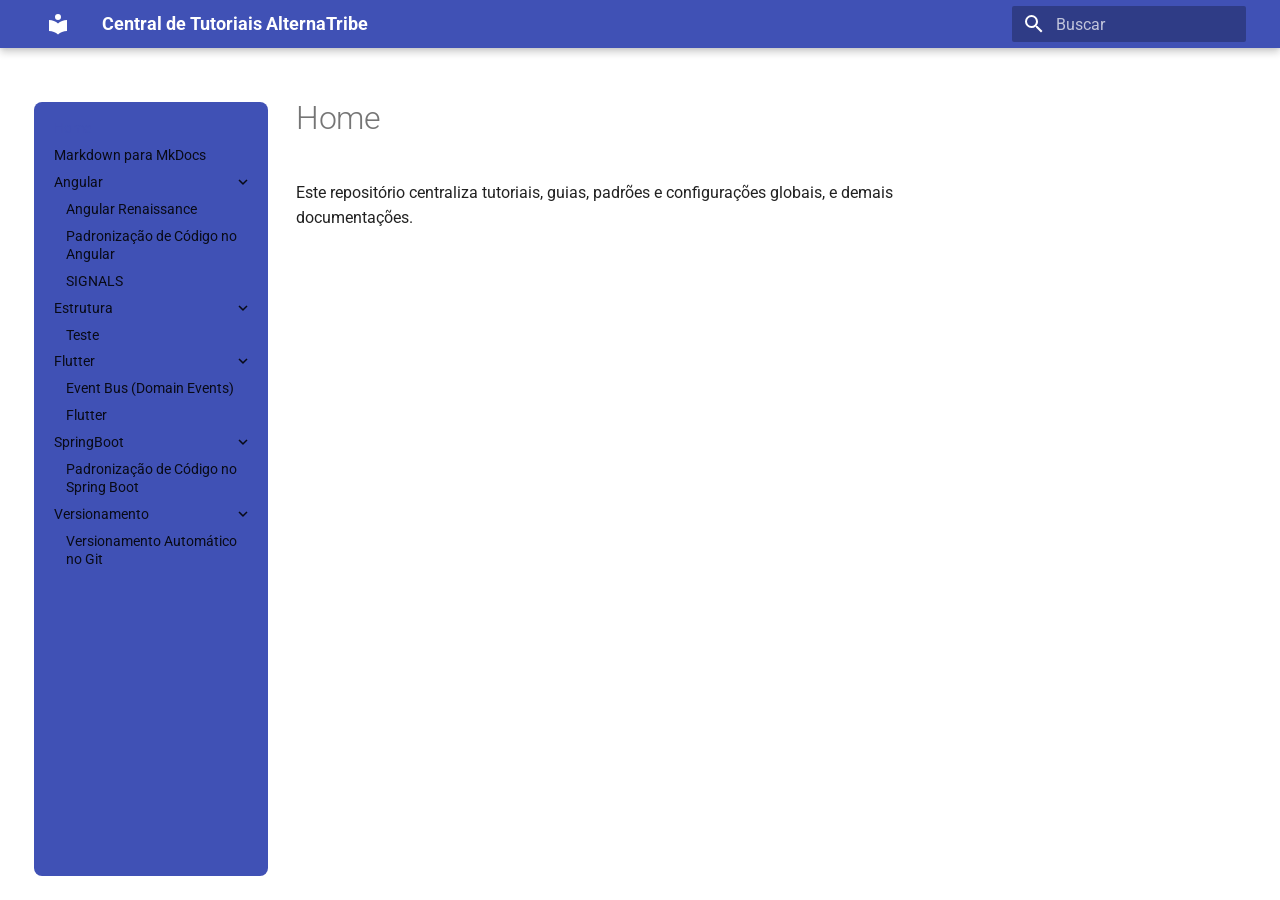
<file: index.html>
<!DOCTYPE html><html lang="pt" class="no-js"><head>
    
      <meta charset="utf-8">
      <meta name="viewport" content="width=device-width,initial-scale=1">
      
      
      
        <link rel="canonical" href="https://alternatribe.github.io/">
      
      
      
        <link rel="next" href="markdown/">
      
      
        
      
      
      <link rel="icon" href="assets/images/favicon.png">
      <meta name="generator" content="mkdocs-1.6.1, mkdocs-material-9.7.7">
    
    
      
        <title>Central de Tutoriais AlternaTribe</title>
      
    
    
      <link rel="stylesheet" href="assets/stylesheets/main.ec1eaa64.min.css">
      
      


    
    
      
    
    
      
        
        
        <link rel="preconnect" href="https://fonts.gstatic.com" crossorigin="">
        <link rel="stylesheet" href="https://fonts.googleapis.com/css?family=Roboto:300,300i,400,400i,700,700i%7CRoboto+Mono:400,400i,700,700i&amp;display=fallback">
        <style>:root{--md-text-font:"Roboto";--md-code-font:"Roboto Mono"}</style>
      
    
    
      <link rel="stylesheet" href="stylesheets/custom.css">
    
    <script>__md_scope=new URL(".",location),__md_hash=e=>[...e].reduce(((e,_)=>(e<<5)-e+_.charCodeAt(0)),0),__md_get=(e,_=localStorage,t=__md_scope)=>JSON.parse(_.getItem(t.pathname+"."+e)),__md_set=(e,_,t=localStorage,a=__md_scope)=>{try{t.setItem(a.pathname+"."+e,JSON.stringify(_))}catch(e){}}</script>
    
      

    
    
  <link href="assets/stylesheets/glightbox.min.css" rel="stylesheet"><script src="assets/javascripts/glightbox.min.js"></script><style id="glightbox-style">
            html.glightbox-open { overflow: initial; height: 100%; }
            .gslide-title { margin-top: 0px; user-select: text; }
            .gslide-desc { color: #666; user-select: text; }
            .gslide-image img { background: white; }
            .gscrollbar-fixer { padding-right: 15px; }
            .gdesc-inner { font-size: 0.75rem; }
            body[data-md-color-scheme="slate"] .gdesc-inner { background: var(--md-default-bg-color); }
            body[data-md-color-scheme="slate"] .gslide-title { color: var(--md-default-fg-color); }
            body[data-md-color-scheme="slate"] .gslide-desc { color: var(--md-default-fg-color); }
        </style></head>
  
  
    <body dir="ltr">
  
    
    <input class="md-toggle" data-md-toggle="drawer" type="checkbox" id="__drawer" autocomplete="off">
    <input class="md-toggle" data-md-toggle="search" type="checkbox" id="__search" autocomplete="off">
    <label class="md-overlay" for="__drawer"></label>
    <div data-md-component="skip">
      
    </div>
    <div data-md-component="announce">
      
    </div>
    
    
      

  

<header class="md-header md-header--shadow" data-md-component="header">
  <nav class="md-header__inner md-grid" aria-label="Cabeçalho">
    <a href="." title="Central de Tutoriais AlternaTribe" class="md-header__button md-logo" aria-label="Central de Tutoriais AlternaTribe" data-md-component="logo">
      
  
  <svg xmlns="http://www.w3.org/2000/svg" viewBox="0 0 24 24"><path d="M12 8a3 3 0 0 0 3-3 3 3 0 0 0-3-3 3 3 0 0 0-3 3 3 3 0 0 0 3 3m0 3.54C9.64 9.35 6.5 8 3 8v11c3.5 0 6.64 1.35 9 3.54 2.36-2.19 5.5-3.54 9-3.54V8c-3.5 0-6.64 1.35-9 3.54"></path></svg>

    </a>
    <label class="md-header__button md-icon" for="__drawer">
      
      <svg xmlns="http://www.w3.org/2000/svg" viewBox="0 0 24 24"><path d="M3 6h18v2H3zm0 5h18v2H3zm0 5h18v2H3z"></path></svg>
    </label>
    <div class="md-header__title" data-md-component="header-title">
      <div class="md-header__ellipsis">
        <div class="md-header__topic">
          <span class="md-ellipsis">
            Central de Tutoriais AlternaTribe
          </span>
        </div>
        <div class="md-header__topic" data-md-component="header-topic">
          <span class="md-ellipsis">
            
              Home
            
          </span>
        </div>
      </div>
    </div>
    
    
      <script>var palette=__md_get("__palette");if(palette&&palette.color){if("(prefers-color-scheme)"===palette.color.media){var media=matchMedia("(prefers-color-scheme: light)"),input=document.querySelector(media.matches?"[data-md-color-media='(prefers-color-scheme: light)']":"[data-md-color-media='(prefers-color-scheme: dark)']");palette.color.media=input.getAttribute("data-md-color-media"),palette.color.scheme=input.getAttribute("data-md-color-scheme"),palette.color.primary=input.getAttribute("data-md-color-primary"),palette.color.accent=input.getAttribute("data-md-color-accent")}for(var[key,value]of Object.entries(palette.color))document.body.setAttribute("data-md-color-"+key,value)}</script>
    
    
    
      
      
        <label class="md-header__button md-icon" for="__search">
          
          <svg xmlns="http://www.w3.org/2000/svg" viewBox="0 0 24 24"><path d="M9.5 3A6.5 6.5 0 0 1 16 9.5c0 1.61-.59 3.09-1.56 4.23l.27.27h.79l5 5-1.5 1.5-5-5v-.79l-.27-.27A6.52 6.52 0 0 1 9.5 16 6.5 6.5 0 0 1 3 9.5 6.5 6.5 0 0 1 9.5 3m0 2C7 5 5 7 5 9.5S7 14 9.5 14 14 12 14 9.5 12 5 9.5 5"></path></svg>
        </label>
        <div class="md-search" data-md-component="search" role="dialog">
  <label class="md-search__overlay" for="__search"></label>
  <div class="md-search__inner" role="search">
    <form class="md-search__form" name="search">
      <input type="text" class="md-search__input" name="query" aria-label="Buscar" placeholder="Buscar" autocapitalize="off" autocorrect="off" autocomplete="off" spellcheck="false" data-md-component="search-query" required="">
      <label class="md-search__icon md-icon" for="__search">
        
        <svg xmlns="http://www.w3.org/2000/svg" viewBox="0 0 24 24"><path d="M9.5 3A6.5 6.5 0 0 1 16 9.5c0 1.61-.59 3.09-1.56 4.23l.27.27h.79l5 5-1.5 1.5-5-5v-.79l-.27-.27A6.52 6.52 0 0 1 9.5 16 6.5 6.5 0 0 1 3 9.5 6.5 6.5 0 0 1 9.5 3m0 2C7 5 5 7 5 9.5S7 14 9.5 14 14 12 14 9.5 12 5 9.5 5"></path></svg>
        
        <svg xmlns="http://www.w3.org/2000/svg" viewBox="0 0 24 24"><path d="M20 11v2H8l5.5 5.5-1.42 1.42L4.16 12l7.92-7.92L13.5 5.5 8 11z"></path></svg>
      </label>
      <nav class="md-search__options" aria-label="Pesquisar">
        
        <button type="reset" class="md-search__icon md-icon" title="Limpar" aria-label="Limpar" tabindex="-1">
          
          <svg xmlns="http://www.w3.org/2000/svg" viewBox="0 0 24 24"><path d="M19 6.41 17.59 5 12 10.59 6.41 5 5 6.41 10.59 12 5 17.59 6.41 19 12 13.41 17.59 19 19 17.59 13.41 12z"></path></svg>
        </button>
      </nav>
      
        <div class="md-search__suggest" data-md-component="search-suggest"></div>
      
    </form>
    <div class="md-search__output">
      <div class="md-search__scrollwrap" tabindex="0" data-md-scrollfix="">
        <div class="md-search-result" data-md-component="search-result">
          <div class="md-search-result__meta">
            Inicializando busca
          </div>
          <ol class="md-search-result__list" role="presentation"></ol>
        </div>
      </div>
    </div>
  </div>
</div>
      
    
    
  </nav>
  
</header>
    
    <div class="md-container" data-md-component="container">
      
      
        
          
        
      
      <main class="md-main" data-md-component="main">
        <div class="md-main__inner md-grid">
          
            
              
              <div class="md-sidebar md-sidebar--primary" data-md-component="sidebar" data-md-type="navigation">
                <div class="md-sidebar__scrollwrap">
                  <div class="md-sidebar__inner">
                    



<nav class="md-nav md-nav--primary" aria-label="Navegação" data-md-level="0">
  <label class="md-nav__title" for="__drawer">
    <a href="." title="Central de Tutoriais AlternaTribe" class="md-nav__button md-logo" aria-label="Central de Tutoriais AlternaTribe" data-md-component="logo">
      
  
  <svg xmlns="http://www.w3.org/2000/svg" viewBox="0 0 24 24"><path d="M12 8a3 3 0 0 0 3-3 3 3 0 0 0-3-3 3 3 0 0 0-3 3 3 3 0 0 0 3 3m0 3.54C9.64 9.35 6.5 8 3 8v11c3.5 0 6.64 1.35 9 3.54 2.36-2.19 5.5-3.54 9-3.54V8c-3.5 0-6.64 1.35-9 3.54"></path></svg>

    </a>
    Central de Tutoriais AlternaTribe
  </label>
  
  <ul class="md-nav__list" data-md-scrollfix="">
    
      
      
  
  
    
  
  
  
    <li class="md-nav__item md-nav__item--active">
      
      <input class="md-nav__toggle md-toggle" type="checkbox" id="__toc">
      
      
      
      <a href="." class="md-nav__link md-nav__link--active">
        
  
  
  <span class="md-ellipsis">
    
  
    Home
  

    
  </span>
  
  

      </a>
      
    </li>
  

    
      
      
  
  
  
  
    <li class="md-nav__item">
      <a href="markdown/" class="md-nav__link">
        
  
  
  <span class="md-ellipsis">
    
  
    Markdown para MkDocs
  

    
  </span>
  
  

      </a>
    </li>
  

    
      
      
  
  
  
  
    
    
    
    
    
    <li class="md-nav__item md-nav__item--nested">
      
        
        
          
        
        <input class="md-nav__toggle md-toggle md-toggle--indeterminate" type="checkbox" id="__nav_3">
        
          
          <label class="md-nav__link" for="__nav_3" id="__nav_3_label" tabindex="0">
            
  
  
  <span class="md-ellipsis">
    
  
    Angular
  

    
  </span>
  
  

            <span class="md-nav__icon md-icon"></span>
          </label>
        
        <nav class="md-nav" data-md-level="1" aria-labelledby="__nav_3_label" aria-expanded="false">
          <label class="md-nav__title" for="__nav_3">
            <span class="md-nav__icon md-icon"></span>
            
  
    Angular
  

          </label>
          <ul class="md-nav__list" data-md-scrollfix="">
            
              
                
  
  
  
  
    <li class="md-nav__item">
      <a href="Angular/angular_releases/" class="md-nav__link">
        
  
  
  <span class="md-ellipsis">
    
  
    Angular Renaissance
  

    
  </span>
  
  

      </a>
    </li>
  

              
            
              
                
  
  
  
  
    <li class="md-nav__item">
      <a href="Angular/padronizacao_angular/" class="md-nav__link">
        
  
  
  <span class="md-ellipsis">
    
  
    Padronização de Código no Angular
  

    
  </span>
  
  

      </a>
    </li>
  

              
            
              
                
  
  
  
  
    <li class="md-nav__item">
      <a href="Angular/signals/" class="md-nav__link">
        
  
  
  <span class="md-ellipsis">
    
  
    SIGNALS
  

    
  </span>
  
  

      </a>
    </li>
  

              
            
          </ul>
        </nav>
      
    </li>
  

    
      
      
  
  
  
  
    
    
    
    
    
    <li class="md-nav__item md-nav__item--nested">
      
        
        
          
        
        <input class="md-nav__toggle md-toggle md-toggle--indeterminate" type="checkbox" id="__nav_4">
        
          
          <label class="md-nav__link" for="__nav_4" id="__nav_4_label" tabindex="0">
            
  
  
  <span class="md-ellipsis">
    
  
    Estrutura
  

    
  </span>
  
  

            <span class="md-nav__icon md-icon"></span>
          </label>
        
        <nav class="md-nav" data-md-level="1" aria-labelledby="__nav_4_label" aria-expanded="false">
          <label class="md-nav__title" for="__nav_4">
            <span class="md-nav__icon md-icon"></span>
            
  
    Estrutura
  

          </label>
          <ul class="md-nav__list" data-md-scrollfix="">
            
              
                
  
  
  
  
    <li class="md-nav__item">
      <a href="Estrutura/teste/" class="md-nav__link">
        
  
  
  <span class="md-ellipsis">
    
  
    Teste
  

    
  </span>
  
  

      </a>
    </li>
  

              
            
          </ul>
        </nav>
      
    </li>
  

    
      
      
  
  
  
  
    
    
    
    
    
    <li class="md-nav__item md-nav__item--nested">
      
        
        
          
        
        <input class="md-nav__toggle md-toggle md-toggle--indeterminate" type="checkbox" id="__nav_5">
        
          
          <label class="md-nav__link" for="__nav_5" id="__nav_5_label" tabindex="0">
            
  
  
  <span class="md-ellipsis">
    
  
    Flutter
  

    
  </span>
  
  

            <span class="md-nav__icon md-icon"></span>
          </label>
        
        <nav class="md-nav" data-md-level="1" aria-labelledby="__nav_5_label" aria-expanded="false">
          <label class="md-nav__title" for="__nav_5">
            <span class="md-nav__icon md-icon"></span>
            
  
    Flutter
  

          </label>
          <ul class="md-nav__list" data-md-scrollfix="">
            
              
                
  
  
  
  
    <li class="md-nav__item">
      <a href="Flutter/EVENT_BUS/" class="md-nav__link">
        
  
  
  <span class="md-ellipsis">
    
  
    Event Bus (Domain Events)
  

    
  </span>
  
  

      </a>
    </li>
  

              
            
              
                
  
  
  
  
    <li class="md-nav__item">
      <a href="Flutter/teste/" class="md-nav__link">
        
  
  
  <span class="md-ellipsis">
    
  
    Flutter
  

    
  </span>
  
  

      </a>
    </li>
  

              
            
          </ul>
        </nav>
      
    </li>
  

    
      
      
  
  
  
  
    
    
    
    
    
    <li class="md-nav__item md-nav__item--nested">
      
        
        
          
        
        <input class="md-nav__toggle md-toggle md-toggle--indeterminate" type="checkbox" id="__nav_6">
        
          
          <label class="md-nav__link" for="__nav_6" id="__nav_6_label" tabindex="0">
            
  
  
  <span class="md-ellipsis">
    
  
    SpringBoot
  

    
  </span>
  
  

            <span class="md-nav__icon md-icon"></span>
          </label>
        
        <nav class="md-nav" data-md-level="1" aria-labelledby="__nav_6_label" aria-expanded="false">
          <label class="md-nav__title" for="__nav_6">
            <span class="md-nav__icon md-icon"></span>
            
  
    SpringBoot
  

          </label>
          <ul class="md-nav__list" data-md-scrollfix="">
            
              
                
  
  
  
  
    <li class="md-nav__item">
      <a href="SpringBoot/padronizacao_springboot/" class="md-nav__link">
        
  
  
  <span class="md-ellipsis">
    
  
    Padronização de Código no Spring Boot
  

    
  </span>
  
  

      </a>
    </li>
  

              
            
          </ul>
        </nav>
      
    </li>
  

    
      
      
  
  
  
  
    
    
    
    
    
    <li class="md-nav__item md-nav__item--nested">
      
        
        
          
        
        <input class="md-nav__toggle md-toggle md-toggle--indeterminate" type="checkbox" id="__nav_7">
        
          
          <label class="md-nav__link" for="__nav_7" id="__nav_7_label" tabindex="0">
            
  
  
  <span class="md-ellipsis">
    
  
    Versionamento
  

    
  </span>
  
  

            <span class="md-nav__icon md-icon"></span>
          </label>
        
        <nav class="md-nav" data-md-level="1" aria-labelledby="__nav_7_label" aria-expanded="false">
          <label class="md-nav__title" for="__nav_7">
            <span class="md-nav__icon md-icon"></span>
            
  
    Versionamento
  

          </label>
          <ul class="md-nav__list" data-md-scrollfix="">
            
              
                
  
  
  
  
    <li class="md-nav__item">
      <a href="Versionamento/semver_git/" class="md-nav__link">
        
  
  
  <span class="md-ellipsis">
    
  
    Versionamento Automático no Git
  

    
  </span>
  
  

      </a>
    </li>
  

              
            
          </ul>
        </nav>
      
    </li>
  

    
  </ul>
</nav>
                  </div>
                </div>
              </div>
            
            
              
              <div class="md-sidebar md-sidebar--secondary" data-md-component="sidebar" data-md-type="toc">
                <div class="md-sidebar__scrollwrap">
                  <div class="md-sidebar__inner">
                    

<nav class="md-nav md-nav--secondary" aria-label="Índice">
  
  
  
  
</nav>
                  </div>
                </div>
              </div>
            
          
          
            <div class="md-content" data-md-component="content">
              
              <article class="md-content__inner md-typeset">
                
                  



  <h1>Home</h1>

<p>Este repositório centraliza tutoriais, guias, padrões e configurações globais, e demais documentações.</p>












                
              </article>
            </div>
          
          
<script>var target=document.getElementById(location.hash.slice(1));target&&target.name&&(target.checked=target.name.startsWith("__tabbed_"))</script>
        </div>
        
      </main>
      
        <footer class="md-footer">
  
  <div class="md-footer-meta md-typeset">
    <div class="md-footer-meta__inner md-grid">
      <div class="md-copyright">
  
  
</div>
      
    </div>
  </div>
</footer>
      
    </div>
    <div class="md-dialog" data-md-component="dialog">
      <div class="md-dialog__inner md-typeset"></div>
    </div>
    
    
    
      
      
      <script id="__config" type="application/json">{"annotate": null, "base": ".", "features": ["navigation.expand", "search.suggest", "search.highlight", "content.code.copy", "toc.follow"], "search": "assets/javascripts/workers/search.2c215733.min.js", "tags": null, "translations": {"clipboard.copied": "Copiado para \u00e1rea de transfer\u00eancia", "clipboard.copy": "Copiar para \u00e1rea de transfer\u00eancia", "search.result.more.one": "mais 1 nesta p\u00e1gina", "search.result.more.other": "# mais nesta p\u00e1gina", "search.result.none": "Nenhum documento encontrado", "search.result.one": "1 documento encontrado", "search.result.other": "# documentos encontrados", "search.result.placeholder": "Digite para iniciar a busca", "search.result.term.missing": "Ausente", "select.version": "Selecione a vers\u00e3o"}, "version": null}</script>
    
    
      <script src="assets/javascripts/bundle.d7400e89.min.js"></script>
      
    
  
<script id="init-glightbox">const lightbox = GLightbox({"touchNavigation": true, "loop": false, "zoomable": true, "draggable": true, "openEffect": "zoom", "closeEffect": "zoom", "slideEffect": "slide"});
document$.subscribe(()=>{ lightbox.reload(); });
</script></body></html>
</file>
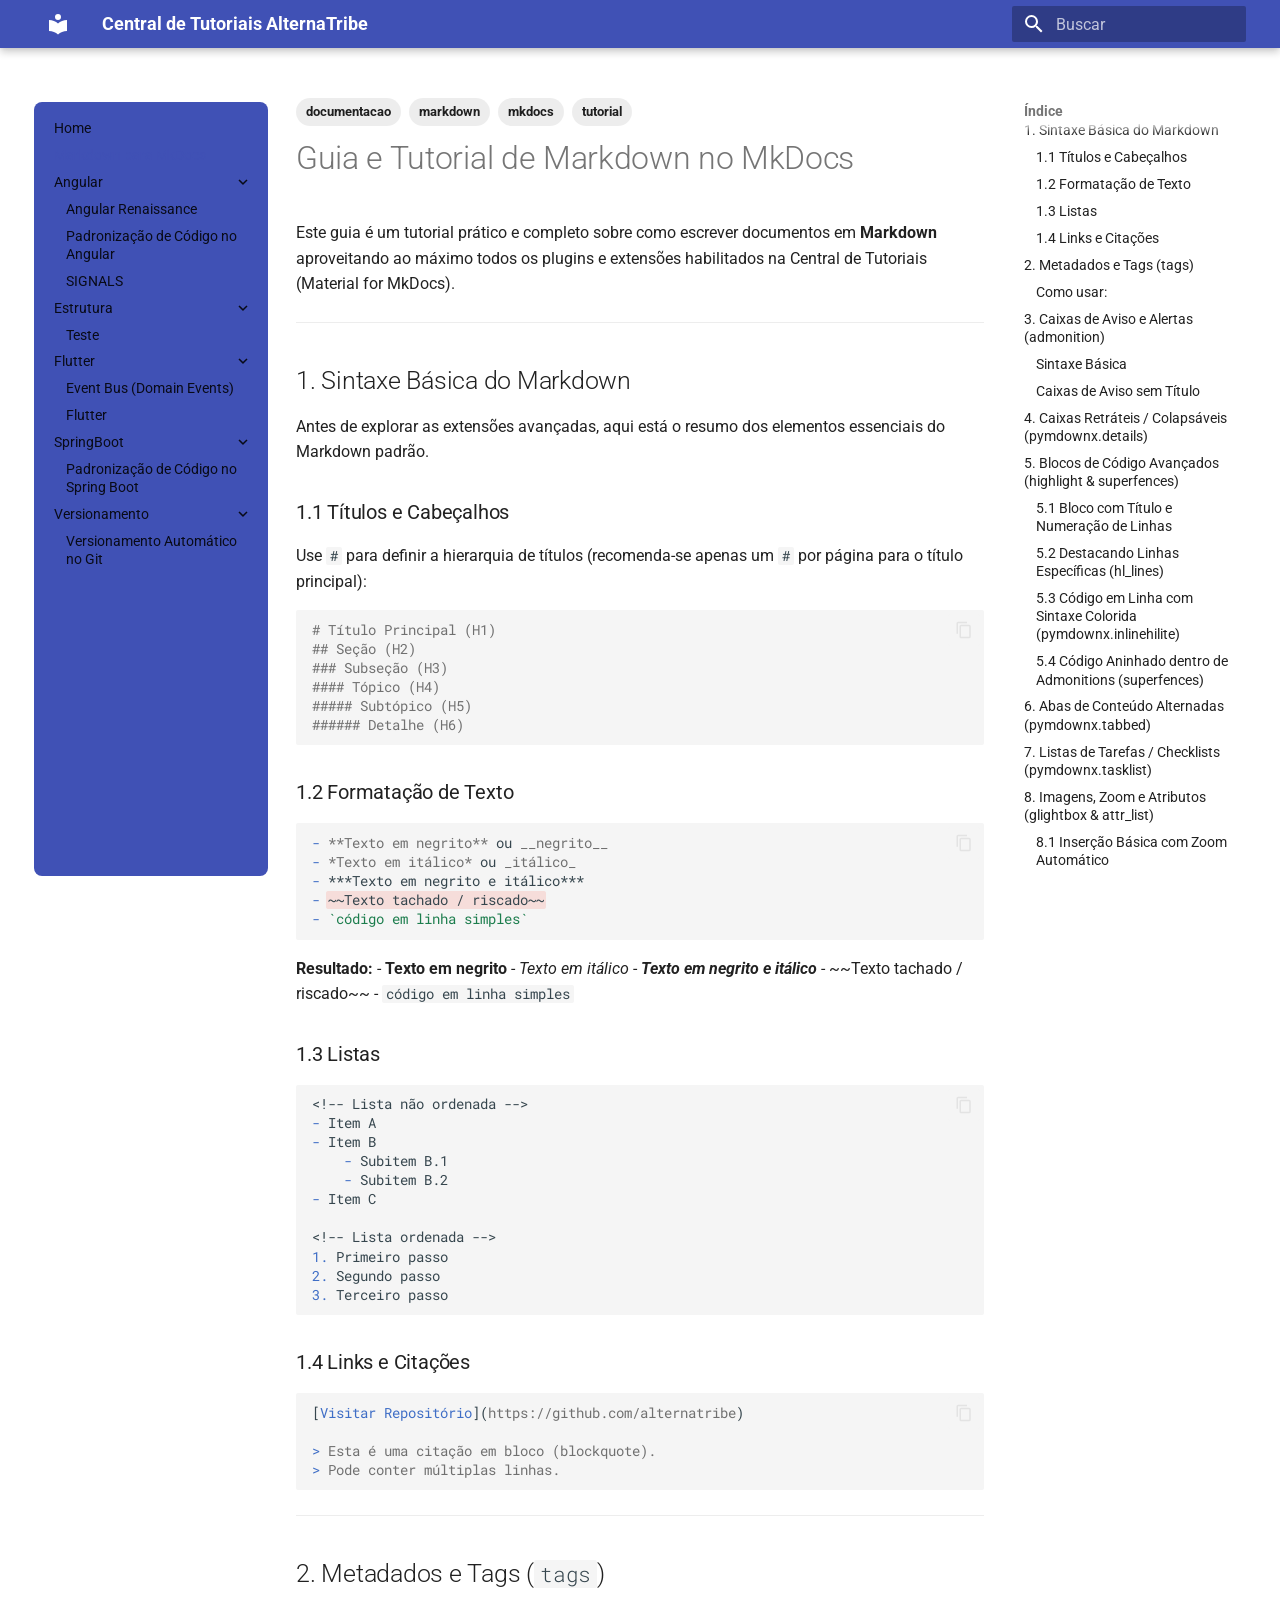
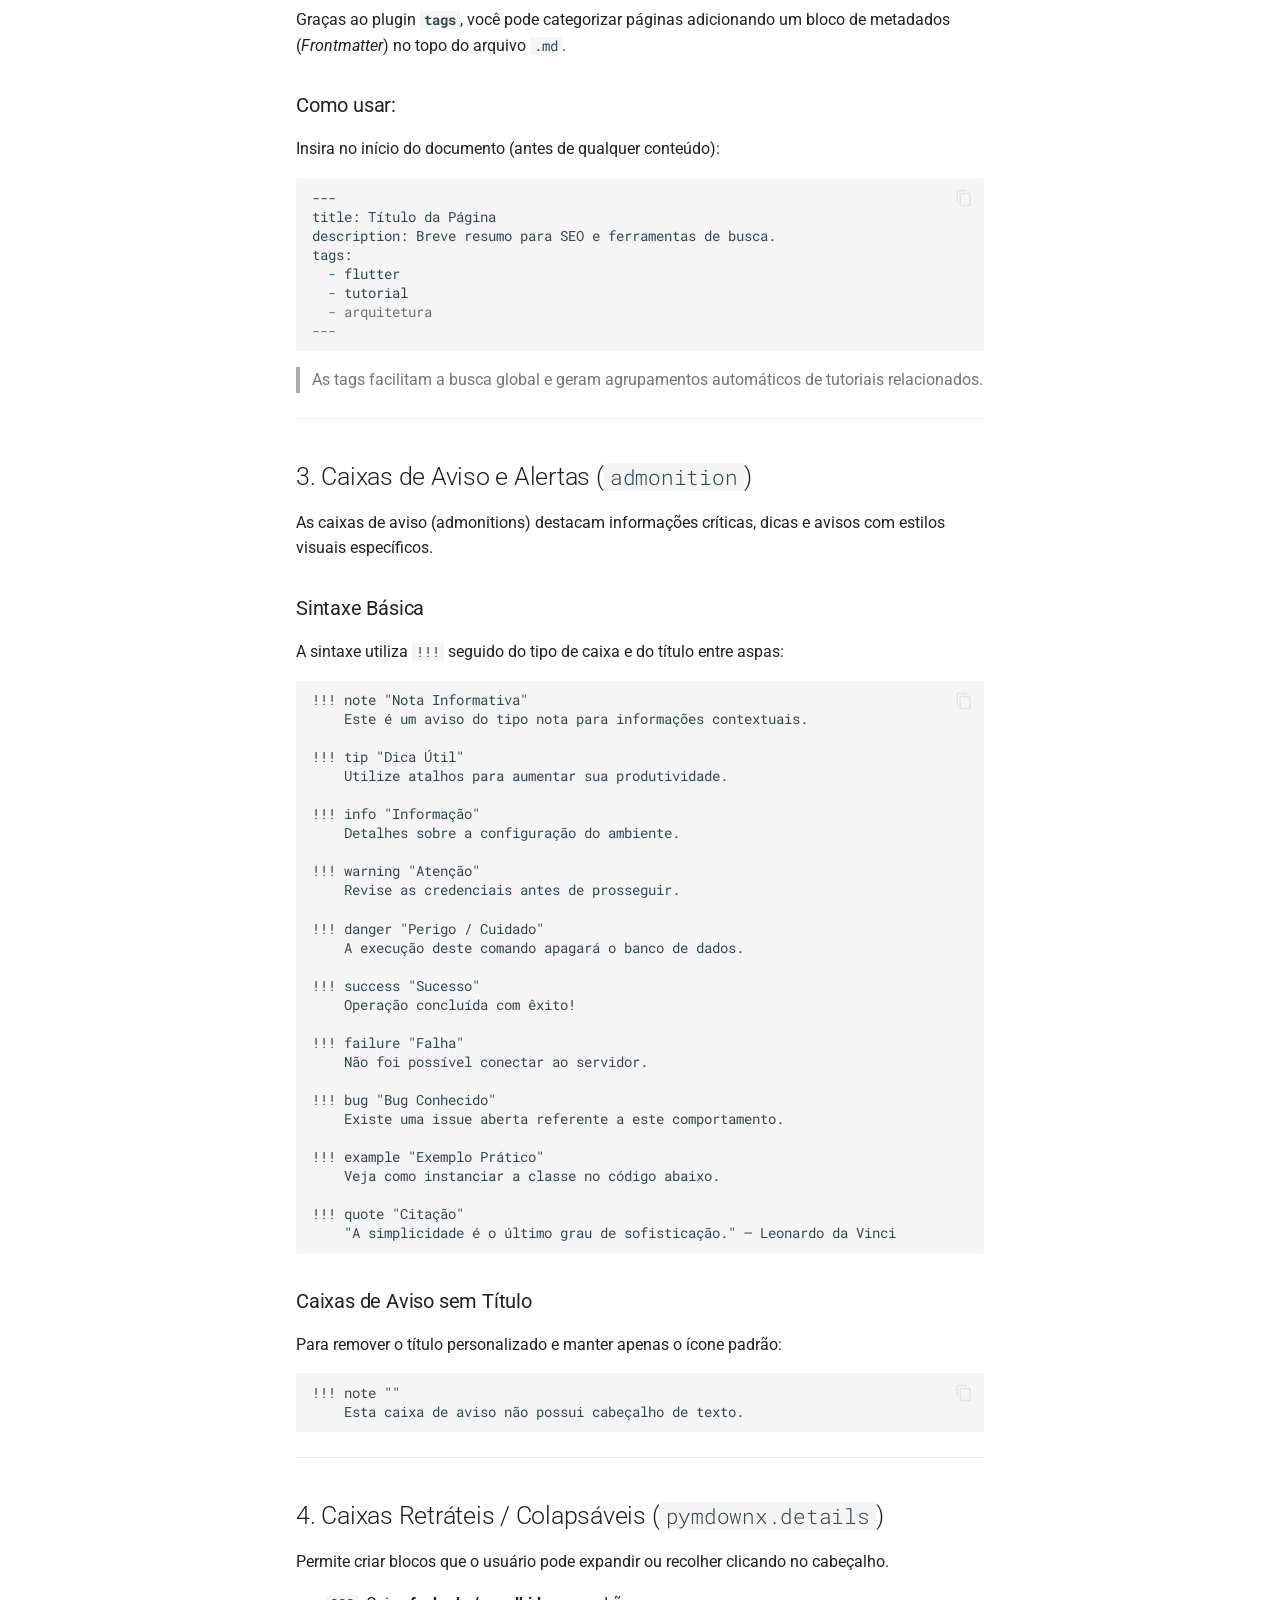
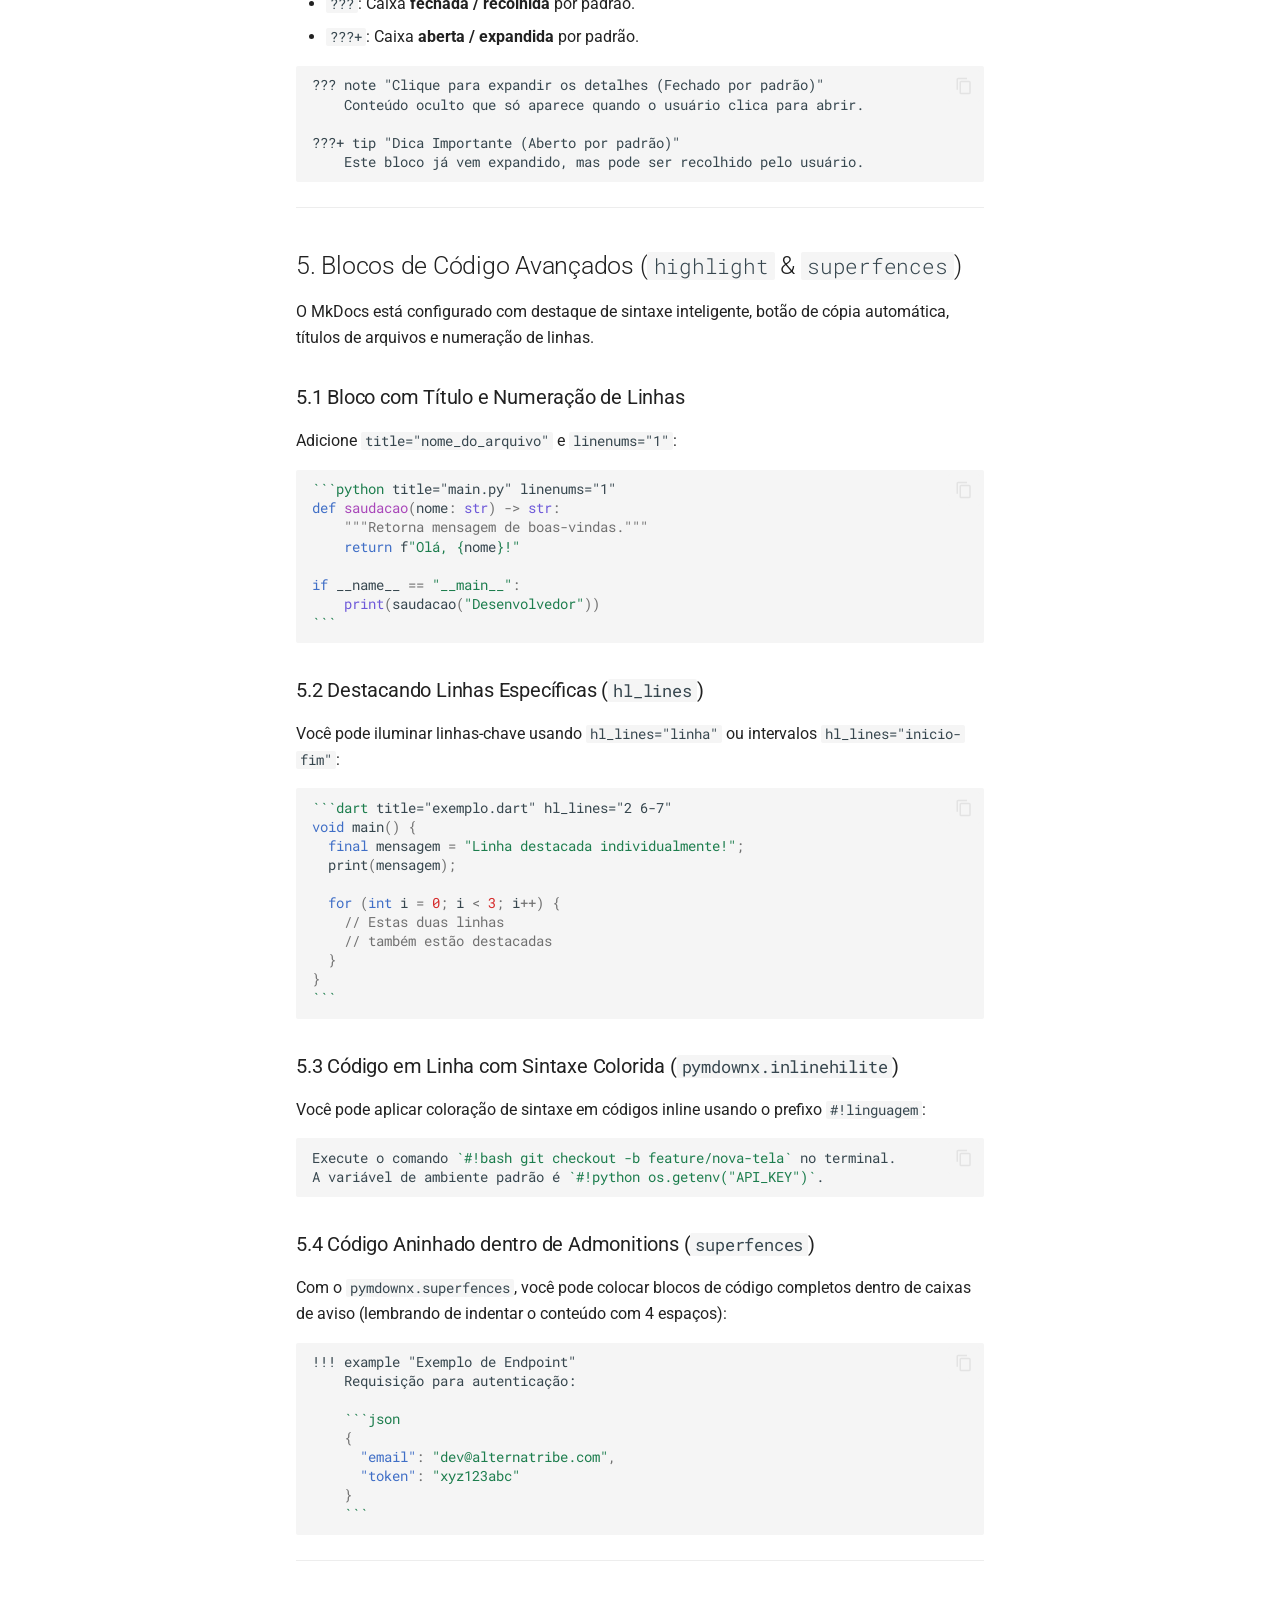
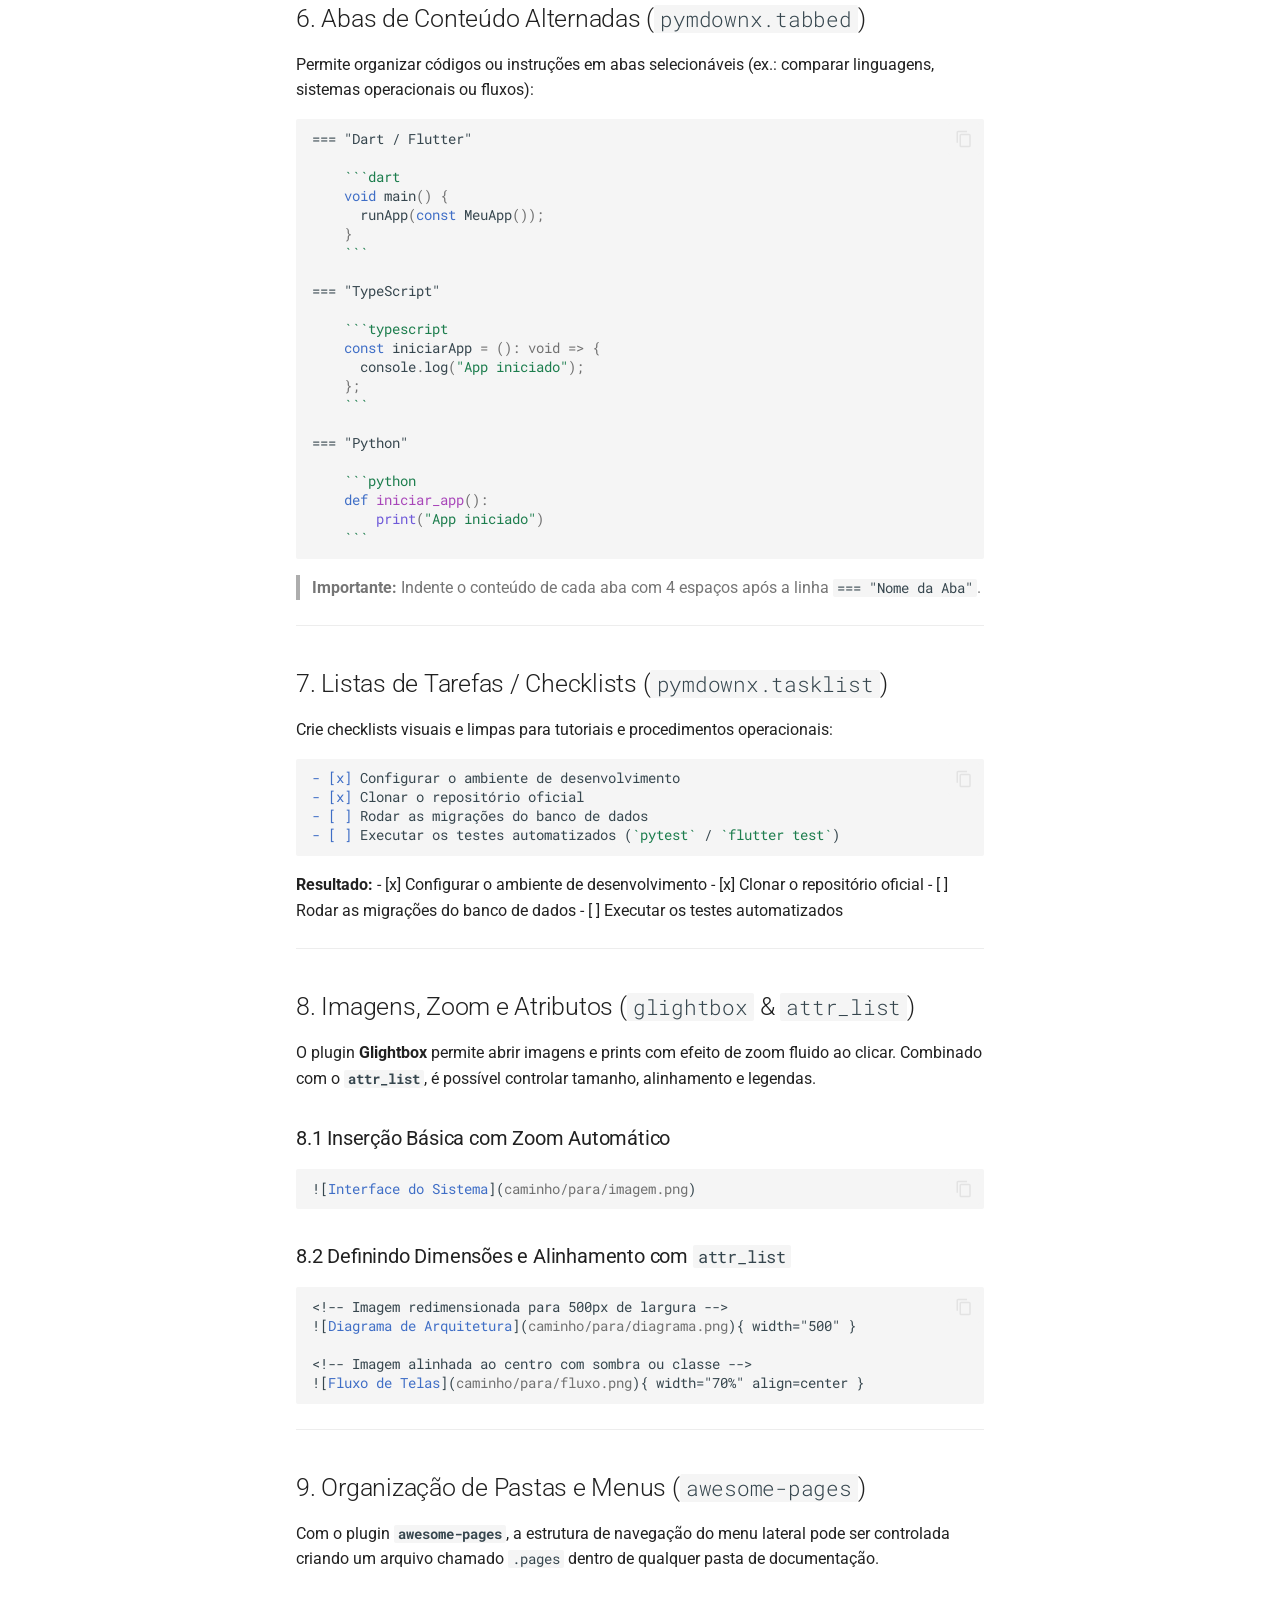
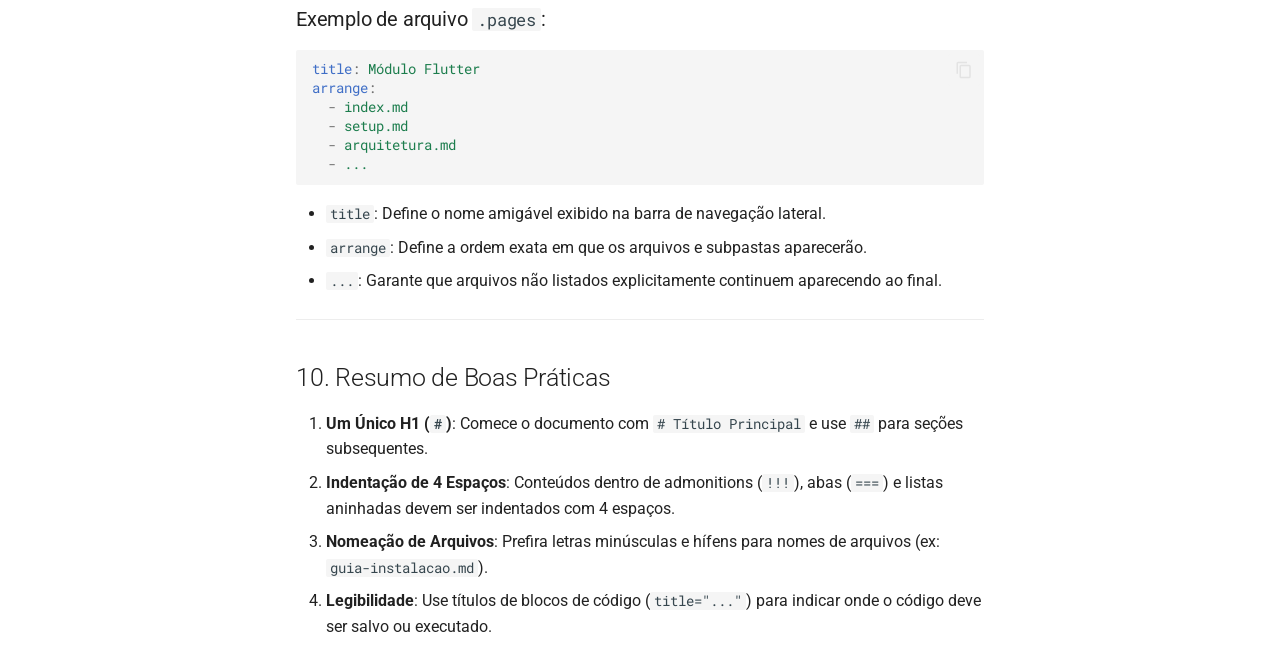
<file: markdown/index.html>
<!DOCTYPE html><html lang="pt" class="no-js"><head>
    
      <meta charset="utf-8">
      <meta name="viewport" content="width=device-width,initial-scale=1">
      
        <meta name="description" content="Tutorial prático de sintaxe Markdown e uso de extensões e plugins configurados no Material for MkDocs.">
      
      
      
        <link rel="canonical" href="https://alternatribe.github.io/markdown/">
      
      
        <link rel="prev" href="..">
      
      
        <link rel="next" href="../Angular/angular_releases/">
      
      
        
      
      
      <link rel="icon" href="../assets/images/favicon.png">
      <meta name="generator" content="mkdocs-1.6.1, mkdocs-material-9.7.7">
    
    
      
        <title>Markdown para MkDocs - Central de Tutoriais AlternaTribe</title>
      
    
    
      <link rel="stylesheet" href="../assets/stylesheets/main.ec1eaa64.min.css">
      
      


    
    
      
    
    
      
        
        
        <link rel="preconnect" href="https://fonts.gstatic.com" crossorigin="">
        <link rel="stylesheet" href="https://fonts.googleapis.com/css?family=Roboto:300,300i,400,400i,700,700i%7CRoboto+Mono:400,400i,700,700i&amp;display=fallback">
        <style>:root{--md-text-font:"Roboto";--md-code-font:"Roboto Mono"}</style>
      
    
    
      <link rel="stylesheet" href="../stylesheets/custom.css">
    
    <script>__md_scope=new URL("..",location),__md_hash=e=>[...e].reduce(((e,_)=>(e<<5)-e+_.charCodeAt(0)),0),__md_get=(e,_=localStorage,t=__md_scope)=>JSON.parse(_.getItem(t.pathname+"."+e)),__md_set=(e,_,t=localStorage,a=__md_scope)=>{try{t.setItem(a.pathname+"."+e,JSON.stringify(_))}catch(e){}}</script>
    
      

    
    
  <link href="../assets/stylesheets/glightbox.min.css" rel="stylesheet"><script src="../assets/javascripts/glightbox.min.js"></script><style id="glightbox-style">
            html.glightbox-open { overflow: initial; height: 100%; }
            .gslide-title { margin-top: 0px; user-select: text; }
            .gslide-desc { color: #666; user-select: text; }
            .gslide-image img { background: white; }
            .gscrollbar-fixer { padding-right: 15px; }
            .gdesc-inner { font-size: 0.75rem; }
            body[data-md-color-scheme="slate"] .gdesc-inner { background: var(--md-default-bg-color); }
            body[data-md-color-scheme="slate"] .gslide-title { color: var(--md-default-fg-color); }
            body[data-md-color-scheme="slate"] .gslide-desc { color: var(--md-default-fg-color); }
        </style></head>
  
  
    <body dir="ltr">
  
    
    <input class="md-toggle" data-md-toggle="drawer" type="checkbox" id="__drawer" autocomplete="off">
    <input class="md-toggle" data-md-toggle="search" type="checkbox" id="__search" autocomplete="off">
    <label class="md-overlay" for="__drawer"></label>
    <div data-md-component="skip">
      
        
        <a href="#guia-e-tutorial-de-markdown-no-mkdocs" class="md-skip">
          Pular para conteúdo
        </a>
      
    </div>
    <div data-md-component="announce">
      
    </div>
    
    
      

  

<header class="md-header md-header--shadow" data-md-component="header">
  <nav class="md-header__inner md-grid" aria-label="Cabeçalho">
    <a href=".." title="Central de Tutoriais AlternaTribe" class="md-header__button md-logo" aria-label="Central de Tutoriais AlternaTribe" data-md-component="logo">
      
  
  <svg xmlns="http://www.w3.org/2000/svg" viewBox="0 0 24 24"><path d="M12 8a3 3 0 0 0 3-3 3 3 0 0 0-3-3 3 3 0 0 0-3 3 3 3 0 0 0 3 3m0 3.54C9.64 9.35 6.5 8 3 8v11c3.5 0 6.64 1.35 9 3.54 2.36-2.19 5.5-3.54 9-3.54V8c-3.5 0-6.64 1.35-9 3.54"></path></svg>

    </a>
    <label class="md-header__button md-icon" for="__drawer">
      
      <svg xmlns="http://www.w3.org/2000/svg" viewBox="0 0 24 24"><path d="M3 6h18v2H3zm0 5h18v2H3zm0 5h18v2H3z"></path></svg>
    </label>
    <div class="md-header__title" data-md-component="header-title">
      <div class="md-header__ellipsis">
        <div class="md-header__topic">
          <span class="md-ellipsis">
            Central de Tutoriais AlternaTribe
          </span>
        </div>
        <div class="md-header__topic" data-md-component="header-topic">
          <span class="md-ellipsis">
            
              Markdown para MkDocs
            
          </span>
        </div>
      </div>
    </div>
    
    
      <script>var palette=__md_get("__palette");if(palette&&palette.color){if("(prefers-color-scheme)"===palette.color.media){var media=matchMedia("(prefers-color-scheme: light)"),input=document.querySelector(media.matches?"[data-md-color-media='(prefers-color-scheme: light)']":"[data-md-color-media='(prefers-color-scheme: dark)']");palette.color.media=input.getAttribute("data-md-color-media"),palette.color.scheme=input.getAttribute("data-md-color-scheme"),palette.color.primary=input.getAttribute("data-md-color-primary"),palette.color.accent=input.getAttribute("data-md-color-accent")}for(var[key,value]of Object.entries(palette.color))document.body.setAttribute("data-md-color-"+key,value)}</script>
    
    
    
      
      
        <label class="md-header__button md-icon" for="__search">
          
          <svg xmlns="http://www.w3.org/2000/svg" viewBox="0 0 24 24"><path d="M9.5 3A6.5 6.5 0 0 1 16 9.5c0 1.61-.59 3.09-1.56 4.23l.27.27h.79l5 5-1.5 1.5-5-5v-.79l-.27-.27A6.52 6.52 0 0 1 9.5 16 6.5 6.5 0 0 1 3 9.5 6.5 6.5 0 0 1 9.5 3m0 2C7 5 5 7 5 9.5S7 14 9.5 14 14 12 14 9.5 12 5 9.5 5"></path></svg>
        </label>
        <div class="md-search" data-md-component="search" role="dialog">
  <label class="md-search__overlay" for="__search"></label>
  <div class="md-search__inner" role="search">
    <form class="md-search__form" name="search">
      <input type="text" class="md-search__input" name="query" aria-label="Buscar" placeholder="Buscar" autocapitalize="off" autocorrect="off" autocomplete="off" spellcheck="false" data-md-component="search-query" required="">
      <label class="md-search__icon md-icon" for="__search">
        
        <svg xmlns="http://www.w3.org/2000/svg" viewBox="0 0 24 24"><path d="M9.5 3A6.5 6.5 0 0 1 16 9.5c0 1.61-.59 3.09-1.56 4.23l.27.27h.79l5 5-1.5 1.5-5-5v-.79l-.27-.27A6.52 6.52 0 0 1 9.5 16 6.5 6.5 0 0 1 3 9.5 6.5 6.5 0 0 1 9.5 3m0 2C7 5 5 7 5 9.5S7 14 9.5 14 14 12 14 9.5 12 5 9.5 5"></path></svg>
        
        <svg xmlns="http://www.w3.org/2000/svg" viewBox="0 0 24 24"><path d="M20 11v2H8l5.5 5.5-1.42 1.42L4.16 12l7.92-7.92L13.5 5.5 8 11z"></path></svg>
      </label>
      <nav class="md-search__options" aria-label="Pesquisar">
        
        <button type="reset" class="md-search__icon md-icon" title="Limpar" aria-label="Limpar" tabindex="-1">
          
          <svg xmlns="http://www.w3.org/2000/svg" viewBox="0 0 24 24"><path d="M19 6.41 17.59 5 12 10.59 6.41 5 5 6.41 10.59 12 5 17.59 6.41 19 12 13.41 17.59 19 19 17.59 13.41 12z"></path></svg>
        </button>
      </nav>
      
        <div class="md-search__suggest" data-md-component="search-suggest"></div>
      
    </form>
    <div class="md-search__output">
      <div class="md-search__scrollwrap" tabindex="0" data-md-scrollfix="">
        <div class="md-search-result" data-md-component="search-result">
          <div class="md-search-result__meta">
            Inicializando busca
          </div>
          <ol class="md-search-result__list" role="presentation"></ol>
        </div>
      </div>
    </div>
  </div>
</div>
      
    
    
  </nav>
  
</header>
    
    <div class="md-container" data-md-component="container">
      
      
        
          
        
      
      <main class="md-main" data-md-component="main">
        <div class="md-main__inner md-grid">
          
            
              
              <div class="md-sidebar md-sidebar--primary" data-md-component="sidebar" data-md-type="navigation">
                <div class="md-sidebar__scrollwrap">
                  <div class="md-sidebar__inner">
                    



<nav class="md-nav md-nav--primary" aria-label="Navegação" data-md-level="0">
  <label class="md-nav__title" for="__drawer">
    <a href=".." title="Central de Tutoriais AlternaTribe" class="md-nav__button md-logo" aria-label="Central de Tutoriais AlternaTribe" data-md-component="logo">
      
  
  <svg xmlns="http://www.w3.org/2000/svg" viewBox="0 0 24 24"><path d="M12 8a3 3 0 0 0 3-3 3 3 0 0 0-3-3 3 3 0 0 0-3 3 3 3 0 0 0 3 3m0 3.54C9.64 9.35 6.5 8 3 8v11c3.5 0 6.64 1.35 9 3.54 2.36-2.19 5.5-3.54 9-3.54V8c-3.5 0-6.64 1.35-9 3.54"></path></svg>

    </a>
    Central de Tutoriais AlternaTribe
  </label>
  
  <ul class="md-nav__list" data-md-scrollfix="">
    
      
      
  
  
  
  
    <li class="md-nav__item">
      <a href=".." class="md-nav__link">
        
  
  
  <span class="md-ellipsis">
    
  
    Home
  

    
  </span>
  
  

      </a>
    </li>
  

    
      
      
  
  
    
  
  
  
    <li class="md-nav__item md-nav__item--active">
      
      <input class="md-nav__toggle md-toggle" type="checkbox" id="__toc">
      
      
        
      
      
        <label class="md-nav__link md-nav__link--active" for="__toc">
          
  
  
  <span class="md-ellipsis">
    
  
    Markdown para MkDocs
  

    
  </span>
  
  

          <span class="md-nav__icon md-icon"></span>
        </label>
      
      <a href="./" class="md-nav__link md-nav__link--active">
        
  
  
  <span class="md-ellipsis">
    
  
    Markdown para MkDocs
  

    
  </span>
  
  

      </a>
      
        

<nav class="md-nav md-nav--secondary" aria-label="Índice">
  
  
  
    
  
  
    <label class="md-nav__title" for="__toc">
      <span class="md-nav__icon md-icon"></span>
      Índice
    </label>
    <ul class="md-nav__list" data-md-component="toc" data-md-scrollfix="">
      
        <li class="md-nav__item">
  <a href="#1-sintaxe-basica-do-markdown" class="md-nav__link">
    <span class="md-ellipsis">
      
        1. Sintaxe Básica do Markdown
      
    </span>
  </a>
  
    <nav class="md-nav" aria-label="1. Sintaxe Básica do Markdown">
      <ul class="md-nav__list">
        
          <li class="md-nav__item">
  <a href="#11-titulos-e-cabecalhos" class="md-nav__link">
    <span class="md-ellipsis">
      
        1.1 Títulos e Cabeçalhos
      
    </span>
  </a>
  
</li>
        
          <li class="md-nav__item">
  <a href="#12-formatacao-de-texto" class="md-nav__link">
    <span class="md-ellipsis">
      
        1.2 Formatação de Texto
      
    </span>
  </a>
  
</li>
        
          <li class="md-nav__item">
  <a href="#13-listas" class="md-nav__link">
    <span class="md-ellipsis">
      
        1.3 Listas
      
    </span>
  </a>
  
</li>
        
          <li class="md-nav__item">
  <a href="#14-links-e-citacoes" class="md-nav__link">
    <span class="md-ellipsis">
      
        1.4 Links e Citações
      
    </span>
  </a>
  
</li>
        
      </ul>
    </nav>
  
</li>
      
        <li class="md-nav__item">
  <a href="#2-metadados-e-tags-tags" class="md-nav__link">
    <span class="md-ellipsis">
      
        2. Metadados e Tags (tags)
      
    </span>
  </a>
  
    <nav class="md-nav" aria-label="2. Metadados e Tags (tags)">
      <ul class="md-nav__list">
        
          <li class="md-nav__item">
  <a href="#como-usar" class="md-nav__link">
    <span class="md-ellipsis">
      
        Como usar:
      
    </span>
  </a>
  
</li>
        
      </ul>
    </nav>
  
</li>
      
        <li class="md-nav__item">
  <a href="#3-caixas-de-aviso-e-alertas-admonition" class="md-nav__link">
    <span class="md-ellipsis">
      
        3. Caixas de Aviso e Alertas (admonition)
      
    </span>
  </a>
  
    <nav class="md-nav" aria-label="3. Caixas de Aviso e Alertas (admonition)">
      <ul class="md-nav__list">
        
          <li class="md-nav__item">
  <a href="#sintaxe-basica" class="md-nav__link">
    <span class="md-ellipsis">
      
        Sintaxe Básica
      
    </span>
  </a>
  
</li>
        
          <li class="md-nav__item">
  <a href="#caixas-de-aviso-sem-titulo" class="md-nav__link">
    <span class="md-ellipsis">
      
        Caixas de Aviso sem Título
      
    </span>
  </a>
  
</li>
        
      </ul>
    </nav>
  
</li>
      
        <li class="md-nav__item">
  <a href="#4-caixas-retrateis-colapsaveis-pymdownxdetails" class="md-nav__link">
    <span class="md-ellipsis">
      
        4. Caixas Retráteis / Colapsáveis (pymdownx.details)
      
    </span>
  </a>
  
</li>
      
        <li class="md-nav__item">
  <a href="#5-blocos-de-codigo-avancados-highlight-superfences" class="md-nav__link">
    <span class="md-ellipsis">
      
        5. Blocos de Código Avançados (highlight &amp; superfences)
      
    </span>
  </a>
  
    <nav class="md-nav" aria-label="5. Blocos de Código Avançados (highlight &amp; superfences)">
      <ul class="md-nav__list">
        
          <li class="md-nav__item">
  <a href="#51-bloco-com-titulo-e-numeracao-de-linhas" class="md-nav__link">
    <span class="md-ellipsis">
      
        5.1 Bloco com Título e Numeração de Linhas
      
    </span>
  </a>
  
</li>
        
          <li class="md-nav__item">
  <a href="#52-destacando-linhas-especificas-hl_lines" class="md-nav__link">
    <span class="md-ellipsis">
      
        5.2 Destacando Linhas Específicas (hl_lines)
      
    </span>
  </a>
  
</li>
        
          <li class="md-nav__item">
  <a href="#53-codigo-em-linha-com-sintaxe-colorida-pymdownxinlinehilite" class="md-nav__link">
    <span class="md-ellipsis">
      
        5.3 Código em Linha com Sintaxe Colorida (pymdownx.inlinehilite)
      
    </span>
  </a>
  
</li>
        
          <li class="md-nav__item">
  <a href="#54-codigo-aninhado-dentro-de-admonitions-superfences" class="md-nav__link">
    <span class="md-ellipsis">
      
        5.4 Código Aninhado dentro de Admonitions (superfences)
      
    </span>
  </a>
  
</li>
        
      </ul>
    </nav>
  
</li>
      
        <li class="md-nav__item">
  <a href="#6-abas-de-conteudo-alternadas-pymdownxtabbed" class="md-nav__link">
    <span class="md-ellipsis">
      
        6. Abas de Conteúdo Alternadas (pymdownx.tabbed)
      
    </span>
  </a>
  
</li>
      
        <li class="md-nav__item">
  <a href="#7-listas-de-tarefas-checklists-pymdownxtasklist" class="md-nav__link">
    <span class="md-ellipsis">
      
        7. Listas de Tarefas / Checklists (pymdownx.tasklist)
      
    </span>
  </a>
  
</li>
      
        <li class="md-nav__item">
  <a href="#8-imagens-zoom-e-atributos-glightbox-attr_list" class="md-nav__link">
    <span class="md-ellipsis">
      
        8. Imagens, Zoom e Atributos (glightbox &amp; attr_list)
      
    </span>
  </a>
  
    <nav class="md-nav" aria-label="8. Imagens, Zoom e Atributos (glightbox &amp; attr_list)">
      <ul class="md-nav__list">
        
          <li class="md-nav__item">
  <a href="#81-insercao-basica-com-zoom-automatico" class="md-nav__link">
    <span class="md-ellipsis">
      
        8.1 Inserção Básica com Zoom Automático
      
    </span>
  </a>
  
</li>
        
          <li class="md-nav__item">
  <a href="#82-definindo-dimensoes-e-alinhamento-com-attr_list" class="md-nav__link">
    <span class="md-ellipsis">
      
        8.2 Definindo Dimensões e Alinhamento com attr_list
      
    </span>
  </a>
  
</li>
        
      </ul>
    </nav>
  
</li>
      
        <li class="md-nav__item">
  <a href="#9-organizacao-de-pastas-e-menus-awesome-pages" class="md-nav__link">
    <span class="md-ellipsis">
      
        9. Organização de Pastas e Menus (awesome-pages)
      
    </span>
  </a>
  
    <nav class="md-nav" aria-label="9. Organização de Pastas e Menus (awesome-pages)">
      <ul class="md-nav__list">
        
          <li class="md-nav__item">
  <a href="#exemplo-de-arquivo-pages" class="md-nav__link">
    <span class="md-ellipsis">
      
        Exemplo de arquivo .pages:
      
    </span>
  </a>
  
</li>
        
      </ul>
    </nav>
  
</li>
      
        <li class="md-nav__item">
  <a href="#10-resumo-de-boas-praticas" class="md-nav__link">
    <span class="md-ellipsis">
      
        10. Resumo de Boas Práticas
      
    </span>
  </a>
  
</li>
      
    </ul>
  
</nav>
      
    </li>
  

    
      
      
  
  
  
  
    
    
    
    
    
    <li class="md-nav__item md-nav__item--nested">
      
        
        
          
        
        <input class="md-nav__toggle md-toggle md-toggle--indeterminate" type="checkbox" id="__nav_3">
        
          
          <label class="md-nav__link" for="__nav_3" id="__nav_3_label" tabindex="0">
            
  
  
  <span class="md-ellipsis">
    
  
    Angular
  

    
  </span>
  
  

            <span class="md-nav__icon md-icon"></span>
          </label>
        
        <nav class="md-nav" data-md-level="1" aria-labelledby="__nav_3_label" aria-expanded="false">
          <label class="md-nav__title" for="__nav_3">
            <span class="md-nav__icon md-icon"></span>
            
  
    Angular
  

          </label>
          <ul class="md-nav__list" data-md-scrollfix="">
            
              
                
  
  
  
  
    <li class="md-nav__item">
      <a href="../Angular/angular_releases/" class="md-nav__link">
        
  
  
  <span class="md-ellipsis">
    
  
    Angular Renaissance
  

    
  </span>
  
  

      </a>
    </li>
  

              
            
              
                
  
  
  
  
    <li class="md-nav__item">
      <a href="../Angular/padronizacao_angular/" class="md-nav__link">
        
  
  
  <span class="md-ellipsis">
    
  
    Padronização de Código no Angular
  

    
  </span>
  
  

      </a>
    </li>
  

              
            
              
                
  
  
  
  
    <li class="md-nav__item">
      <a href="../Angular/signals/" class="md-nav__link">
        
  
  
  <span class="md-ellipsis">
    
  
    SIGNALS
  

    
  </span>
  
  

      </a>
    </li>
  

              
            
          </ul>
        </nav>
      
    </li>
  

    
      
      
  
  
  
  
    
    
    
    
    
    <li class="md-nav__item md-nav__item--nested">
      
        
        
          
        
        <input class="md-nav__toggle md-toggle md-toggle--indeterminate" type="checkbox" id="__nav_4">
        
          
          <label class="md-nav__link" for="__nav_4" id="__nav_4_label" tabindex="0">
            
  
  
  <span class="md-ellipsis">
    
  
    Estrutura
  

    
  </span>
  
  

            <span class="md-nav__icon md-icon"></span>
          </label>
        
        <nav class="md-nav" data-md-level="1" aria-labelledby="__nav_4_label" aria-expanded="false">
          <label class="md-nav__title" for="__nav_4">
            <span class="md-nav__icon md-icon"></span>
            
  
    Estrutura
  

          </label>
          <ul class="md-nav__list" data-md-scrollfix="">
            
              
                
  
  
  
  
    <li class="md-nav__item">
      <a href="../Estrutura/teste/" class="md-nav__link">
        
  
  
  <span class="md-ellipsis">
    
  
    Teste
  

    
  </span>
  
  

      </a>
    </li>
  

              
            
          </ul>
        </nav>
      
    </li>
  

    
      
      
  
  
  
  
    
    
    
    
    
    <li class="md-nav__item md-nav__item--nested">
      
        
        
          
        
        <input class="md-nav__toggle md-toggle md-toggle--indeterminate" type="checkbox" id="__nav_5">
        
          
          <label class="md-nav__link" for="__nav_5" id="__nav_5_label" tabindex="0">
            
  
  
  <span class="md-ellipsis">
    
  
    Flutter
  

    
  </span>
  
  

            <span class="md-nav__icon md-icon"></span>
          </label>
        
        <nav class="md-nav" data-md-level="1" aria-labelledby="__nav_5_label" aria-expanded="false">
          <label class="md-nav__title" for="__nav_5">
            <span class="md-nav__icon md-icon"></span>
            
  
    Flutter
  

          </label>
          <ul class="md-nav__list" data-md-scrollfix="">
            
              
                
  
  
  
  
    <li class="md-nav__item">
      <a href="../Flutter/EVENT_BUS/" class="md-nav__link">
        
  
  
  <span class="md-ellipsis">
    
  
    Event Bus (Domain Events)
  

    
  </span>
  
  

      </a>
    </li>
  

              
            
              
                
  
  
  
  
    <li class="md-nav__item">
      <a href="../Flutter/teste/" class="md-nav__link">
        
  
  
  <span class="md-ellipsis">
    
  
    Flutter
  

    
  </span>
  
  

      </a>
    </li>
  

              
            
          </ul>
        </nav>
      
    </li>
  

    
      
      
  
  
  
  
    
    
    
    
    
    <li class="md-nav__item md-nav__item--nested">
      
        
        
          
        
        <input class="md-nav__toggle md-toggle md-toggle--indeterminate" type="checkbox" id="__nav_6">
        
          
          <label class="md-nav__link" for="__nav_6" id="__nav_6_label" tabindex="0">
            
  
  
  <span class="md-ellipsis">
    
  
    SpringBoot
  

    
  </span>
  
  

            <span class="md-nav__icon md-icon"></span>
          </label>
        
        <nav class="md-nav" data-md-level="1" aria-labelledby="__nav_6_label" aria-expanded="false">
          <label class="md-nav__title" for="__nav_6">
            <span class="md-nav__icon md-icon"></span>
            
  
    SpringBoot
  

          </label>
          <ul class="md-nav__list" data-md-scrollfix="">
            
              
                
  
  
  
  
    <li class="md-nav__item">
      <a href="../SpringBoot/padronizacao_springboot/" class="md-nav__link">
        
  
  
  <span class="md-ellipsis">
    
  
    Padronização de Código no Spring Boot
  

    
  </span>
  
  

      </a>
    </li>
  

              
            
          </ul>
        </nav>
      
    </li>
  

    
      
      
  
  
  
  
    
    
    
    
    
    <li class="md-nav__item md-nav__item--nested">
      
        
        
          
        
        <input class="md-nav__toggle md-toggle md-toggle--indeterminate" type="checkbox" id="__nav_7">
        
          
          <label class="md-nav__link" for="__nav_7" id="__nav_7_label" tabindex="0">
            
  
  
  <span class="md-ellipsis">
    
  
    Versionamento
  

    
  </span>
  
  

            <span class="md-nav__icon md-icon"></span>
          </label>
        
        <nav class="md-nav" data-md-level="1" aria-labelledby="__nav_7_label" aria-expanded="false">
          <label class="md-nav__title" for="__nav_7">
            <span class="md-nav__icon md-icon"></span>
            
  
    Versionamento
  

          </label>
          <ul class="md-nav__list" data-md-scrollfix="">
            
              
                
  
  
  
  
    <li class="md-nav__item">
      <a href="../Versionamento/semver_git/" class="md-nav__link">
        
  
  
  <span class="md-ellipsis">
    
  
    Versionamento Automático no Git
  

    
  </span>
  
  

      </a>
    </li>
  

              
            
          </ul>
        </nav>
      
    </li>
  

    
  </ul>
</nav>
                  </div>
                </div>
              </div>
            
            
              
              <div class="md-sidebar md-sidebar--secondary" data-md-component="sidebar" data-md-type="toc">
                <div class="md-sidebar__scrollwrap">
                  <div class="md-sidebar__inner">
                    

<nav class="md-nav md-nav--secondary" aria-label="Índice">
  
  
  
    
  
  
    <label class="md-nav__title" for="__toc">
      <span class="md-nav__icon md-icon"></span>
      Índice
    </label>
    <ul class="md-nav__list" data-md-component="toc" data-md-scrollfix="">
      
        <li class="md-nav__item">
  <a href="#1-sintaxe-basica-do-markdown" class="md-nav__link">
    <span class="md-ellipsis">
      
        1. Sintaxe Básica do Markdown
      
    </span>
  </a>
  
    <nav class="md-nav" aria-label="1. Sintaxe Básica do Markdown">
      <ul class="md-nav__list">
        
          <li class="md-nav__item">
  <a href="#11-titulos-e-cabecalhos" class="md-nav__link">
    <span class="md-ellipsis">
      
        1.1 Títulos e Cabeçalhos
      
    </span>
  </a>
  
</li>
        
          <li class="md-nav__item">
  <a href="#12-formatacao-de-texto" class="md-nav__link">
    <span class="md-ellipsis">
      
        1.2 Formatação de Texto
      
    </span>
  </a>
  
</li>
        
          <li class="md-nav__item">
  <a href="#13-listas" class="md-nav__link">
    <span class="md-ellipsis">
      
        1.3 Listas
      
    </span>
  </a>
  
</li>
        
          <li class="md-nav__item">
  <a href="#14-links-e-citacoes" class="md-nav__link">
    <span class="md-ellipsis">
      
        1.4 Links e Citações
      
    </span>
  </a>
  
</li>
        
      </ul>
    </nav>
  
</li>
      
        <li class="md-nav__item">
  <a href="#2-metadados-e-tags-tags" class="md-nav__link">
    <span class="md-ellipsis">
      
        2. Metadados e Tags (tags)
      
    </span>
  </a>
  
    <nav class="md-nav" aria-label="2. Metadados e Tags (tags)">
      <ul class="md-nav__list">
        
          <li class="md-nav__item">
  <a href="#como-usar" class="md-nav__link">
    <span class="md-ellipsis">
      
        Como usar:
      
    </span>
  </a>
  
</li>
        
      </ul>
    </nav>
  
</li>
      
        <li class="md-nav__item">
  <a href="#3-caixas-de-aviso-e-alertas-admonition" class="md-nav__link">
    <span class="md-ellipsis">
      
        3. Caixas de Aviso e Alertas (admonition)
      
    </span>
  </a>
  
    <nav class="md-nav" aria-label="3. Caixas de Aviso e Alertas (admonition)">
      <ul class="md-nav__list">
        
          <li class="md-nav__item">
  <a href="#sintaxe-basica" class="md-nav__link">
    <span class="md-ellipsis">
      
        Sintaxe Básica
      
    </span>
  </a>
  
</li>
        
          <li class="md-nav__item">
  <a href="#caixas-de-aviso-sem-titulo" class="md-nav__link">
    <span class="md-ellipsis">
      
        Caixas de Aviso sem Título
      
    </span>
  </a>
  
</li>
        
      </ul>
    </nav>
  
</li>
      
        <li class="md-nav__item">
  <a href="#4-caixas-retrateis-colapsaveis-pymdownxdetails" class="md-nav__link">
    <span class="md-ellipsis">
      
        4. Caixas Retráteis / Colapsáveis (pymdownx.details)
      
    </span>
  </a>
  
</li>
      
        <li class="md-nav__item">
  <a href="#5-blocos-de-codigo-avancados-highlight-superfences" class="md-nav__link">
    <span class="md-ellipsis">
      
        5. Blocos de Código Avançados (highlight &amp; superfences)
      
    </span>
  </a>
  
    <nav class="md-nav" aria-label="5. Blocos de Código Avançados (highlight &amp; superfences)">
      <ul class="md-nav__list">
        
          <li class="md-nav__item">
  <a href="#51-bloco-com-titulo-e-numeracao-de-linhas" class="md-nav__link">
    <span class="md-ellipsis">
      
        5.1 Bloco com Título e Numeração de Linhas
      
    </span>
  </a>
  
</li>
        
          <li class="md-nav__item">
  <a href="#52-destacando-linhas-especificas-hl_lines" class="md-nav__link">
    <span class="md-ellipsis">
      
        5.2 Destacando Linhas Específicas (hl_lines)
      
    </span>
  </a>
  
</li>
        
          <li class="md-nav__item">
  <a href="#53-codigo-em-linha-com-sintaxe-colorida-pymdownxinlinehilite" class="md-nav__link">
    <span class="md-ellipsis">
      
        5.3 Código em Linha com Sintaxe Colorida (pymdownx.inlinehilite)
      
    </span>
  </a>
  
</li>
        
          <li class="md-nav__item">
  <a href="#54-codigo-aninhado-dentro-de-admonitions-superfences" class="md-nav__link">
    <span class="md-ellipsis">
      
        5.4 Código Aninhado dentro de Admonitions (superfences)
      
    </span>
  </a>
  
</li>
        
      </ul>
    </nav>
  
</li>
      
        <li class="md-nav__item">
  <a href="#6-abas-de-conteudo-alternadas-pymdownxtabbed" class="md-nav__link">
    <span class="md-ellipsis">
      
        6. Abas de Conteúdo Alternadas (pymdownx.tabbed)
      
    </span>
  </a>
  
</li>
      
        <li class="md-nav__item">
  <a href="#7-listas-de-tarefas-checklists-pymdownxtasklist" class="md-nav__link">
    <span class="md-ellipsis">
      
        7. Listas de Tarefas / Checklists (pymdownx.tasklist)
      
    </span>
  </a>
  
</li>
      
        <li class="md-nav__item">
  <a href="#8-imagens-zoom-e-atributos-glightbox-attr_list" class="md-nav__link">
    <span class="md-ellipsis">
      
        8. Imagens, Zoom e Atributos (glightbox &amp; attr_list)
      
    </span>
  </a>
  
    <nav class="md-nav" aria-label="8. Imagens, Zoom e Atributos (glightbox &amp; attr_list)">
      <ul class="md-nav__list">
        
          <li class="md-nav__item">
  <a href="#81-insercao-basica-com-zoom-automatico" class="md-nav__link">
    <span class="md-ellipsis">
      
        8.1 Inserção Básica com Zoom Automático
      
    </span>
  </a>
  
</li>
        
          <li class="md-nav__item">
  <a href="#82-definindo-dimensoes-e-alinhamento-com-attr_list" class="md-nav__link">
    <span class="md-ellipsis">
      
        8.2 Definindo Dimensões e Alinhamento com attr_list
      
    </span>
  </a>
  
</li>
        
      </ul>
    </nav>
  
</li>
      
        <li class="md-nav__item">
  <a href="#9-organizacao-de-pastas-e-menus-awesome-pages" class="md-nav__link">
    <span class="md-ellipsis">
      
        9. Organização de Pastas e Menus (awesome-pages)
      
    </span>
  </a>
  
    <nav class="md-nav" aria-label="9. Organização de Pastas e Menus (awesome-pages)">
      <ul class="md-nav__list">
        
          <li class="md-nav__item">
  <a href="#exemplo-de-arquivo-pages" class="md-nav__link">
    <span class="md-ellipsis">
      
        Exemplo de arquivo .pages:
      
    </span>
  </a>
  
</li>
        
      </ul>
    </nav>
  
</li>
      
        <li class="md-nav__item">
  <a href="#10-resumo-de-boas-praticas" class="md-nav__link">
    <span class="md-ellipsis">
      
        10. Resumo de Boas Práticas
      
    </span>
  </a>
  
</li>
      
    </ul>
  
</nav>
                  </div>
                </div>
              </div>
            
          
          
            <div class="md-content" data-md-component="content">
              
              <article class="md-content__inner md-typeset">
                
                  

  <nav class="md-tags">
    
      
      
      
      
        <span class="md-tag">documentacao</span>
      
    
      
      
      
      
        <span class="md-tag">markdown</span>
      
    
      
      
      
      
        <span class="md-tag">mkdocs</span>
      
    
      
      
      
      
        <span class="md-tag">tutorial</span>
      
    
  </nav>



<h1 id="guia-e-tutorial-de-markdown-no-mkdocs">Guia e Tutorial de Markdown no MkDocs</h1>
<p>Este guia é um tutorial prático e completo sobre como escrever documentos em <strong>Markdown</strong> aproveitando ao máximo todos os plugins e extensões habilitados na Central de Tutoriais (Material for MkDocs).</p>
<hr>
<h2 id="1-sintaxe-basica-do-markdown">1. Sintaxe Básica do Markdown</h2>
<p>Antes de explorar as extensões avançadas, aqui está o resumo dos elementos essenciais do Markdown padrão.</p>
<h3 id="11-titulos-e-cabecalhos">1.1 Títulos e Cabeçalhos</h3>
<p>Use <code>#</code> para definir a hierarquia de títulos (recomenda-se apenas um <code>#</code> por página para o título principal):</p>
<div class="language-markdown highlight"><pre><span></span><code><span id="__span-0-1"><a id="__codelineno-0-1" name="__codelineno-0-1" href="#__codelineno-0-1"></a><span class="gh"># Título Principal (H1)</span>
</span><span id="__span-0-2"><a id="__codelineno-0-2" name="__codelineno-0-2" href="#__codelineno-0-2"></a><span class="gu">## Seção (H2)</span>
</span><span id="__span-0-3"><a id="__codelineno-0-3" name="__codelineno-0-3" href="#__codelineno-0-3"></a><span class="gu">### Subseção (H3)</span>
</span><span id="__span-0-4"><a id="__codelineno-0-4" name="__codelineno-0-4" href="#__codelineno-0-4"></a><span class="gu">#### Tópico (H4)</span>
</span><span id="__span-0-5"><a id="__codelineno-0-5" name="__codelineno-0-5" href="#__codelineno-0-5"></a><span class="gu">##### Subtópico (H5)</span>
</span><span id="__span-0-6"><a id="__codelineno-0-6" name="__codelineno-0-6" href="#__codelineno-0-6"></a><span class="gu">###### Detalhe (H6)</span>
</span></code></pre></div>
<h3 id="12-formatacao-de-texto">1.2 Formatação de Texto</h3>
<div class="language-markdown highlight"><pre><span></span><code><span id="__span-1-1"><a id="__codelineno-1-1" name="__codelineno-1-1" href="#__codelineno-1-1"></a><span class="k">-</span><span class="w"> </span><span class="gs">**Texto em negrito**</span> ou <span class="gs">__negrito__</span>
</span><span id="__span-1-2"><a id="__codelineno-1-2" name="__codelineno-1-2" href="#__codelineno-1-2"></a><span class="k">-</span><span class="w"> </span><span class="ge">*Texto em itálico*</span> ou <span class="ge">_itálico_</span>
</span><span id="__span-1-3"><a id="__codelineno-1-3" name="__codelineno-1-3" href="#__codelineno-1-3"></a><span class="k">-</span><span class="w"> </span><span class="ges">***Texto em negrito e itálico***</span>
</span><span id="__span-1-4"><a id="__codelineno-1-4" name="__codelineno-1-4" href="#__codelineno-1-4"></a><span class="k">-</span><span class="w"> </span><span class="gd">~~Texto tachado / riscado~~</span>
</span><span id="__span-1-5"><a id="__codelineno-1-5" name="__codelineno-1-5" href="#__codelineno-1-5"></a><span class="k">-</span><span class="w"> </span><span class="sb">`código em linha simples`</span>
</span></code></pre></div>
<p><strong>Resultado:</strong>
- <strong>Texto em negrito</strong>
- <em>Texto em itálico</em>
- <strong><em>Texto em negrito e itálico</em></strong>
- ~~Texto tachado / riscado~~
- <code>código em linha simples</code></p>
<h3 id="13-listas">1.3 Listas</h3>
<div class="language-markdown highlight"><pre><span></span><code><span id="__span-2-1"><a id="__codelineno-2-1" name="__codelineno-2-1" href="#__codelineno-2-1"></a>&lt;!-- Lista não ordenada --&gt;
</span><span id="__span-2-2"><a id="__codelineno-2-2" name="__codelineno-2-2" href="#__codelineno-2-2"></a><span class="k">-</span><span class="w"> </span>Item A
</span><span id="__span-2-3"><a id="__codelineno-2-3" name="__codelineno-2-3" href="#__codelineno-2-3"></a><span class="k">-</span><span class="w"> </span>Item B
</span><span id="__span-2-4"><a id="__codelineno-2-4" name="__codelineno-2-4" href="#__codelineno-2-4"></a><span class="w">    </span><span class="k">-</span><span class="w"> </span>Subitem B.1
</span><span id="__span-2-5"><a id="__codelineno-2-5" name="__codelineno-2-5" href="#__codelineno-2-5"></a><span class="w">    </span><span class="k">-</span><span class="w"> </span>Subitem B.2
</span><span id="__span-2-6"><a id="__codelineno-2-6" name="__codelineno-2-6" href="#__codelineno-2-6"></a><span class="k">-</span><span class="w"> </span>Item C
</span><span id="__span-2-7"><a id="__codelineno-2-7" name="__codelineno-2-7" href="#__codelineno-2-7"></a>
</span><span id="__span-2-8"><a id="__codelineno-2-8" name="__codelineno-2-8" href="#__codelineno-2-8"></a>&lt;!-- Lista ordenada --&gt;
</span><span id="__span-2-9"><a id="__codelineno-2-9" name="__codelineno-2-9" href="#__codelineno-2-9"></a><span class="k">1.</span> Primeiro passo
</span><span id="__span-2-10"><a id="__codelineno-2-10" name="__codelineno-2-10" href="#__codelineno-2-10"></a><span class="k">2.</span> Segundo passo
</span><span id="__span-2-11"><a id="__codelineno-2-11" name="__codelineno-2-11" href="#__codelineno-2-11"></a><span class="k">3.</span> Terceiro passo
</span></code></pre></div>
<h3 id="14-links-e-citacoes">1.4 Links e Citações</h3>
<div class="language-markdown highlight"><pre><span></span><code><span id="__span-3-1"><a id="__codelineno-3-1" name="__codelineno-3-1" href="#__codelineno-3-1"></a>[<span class="nt">Visitar Repositório</span>](<span class="na">https://github.com/alternatribe</span>)
</span><span id="__span-3-2"><a id="__codelineno-3-2" name="__codelineno-3-2" href="#__codelineno-3-2"></a>
</span><span id="__span-3-3"><a id="__codelineno-3-3" name="__codelineno-3-3" href="#__codelineno-3-3"></a><span class="k">&gt; </span><span class="ge">Esta é uma citação em bloco (blockquote).</span>
</span><span id="__span-3-4"><a id="__codelineno-3-4" name="__codelineno-3-4" href="#__codelineno-3-4"></a><span class="k">&gt; </span><span class="ge">Pode conter múltiplas linhas.</span>
</span></code></pre></div>
<hr>
<h2 id="2-metadados-e-tags-tags">2. Metadados e Tags (<code>tags</code>)</h2>
<p>Graças ao plugin <strong><code>tags</code></strong>, você pode categorizar páginas adicionando um bloco de metadados (<em>Frontmatter</em>) no topo do arquivo <code>.md</code>.</p>
<h3 id="como-usar">Como usar:</h3>
<p>Insira no início do documento (antes de qualquer conteúdo):</p>
<div class="language-markdown highlight"><pre><span></span><code><span id="__span-4-1"><a id="__codelineno-4-1" name="__codelineno-4-1" href="#__codelineno-4-1"></a>---
</span><span id="__span-4-2"><a id="__codelineno-4-2" name="__codelineno-4-2" href="#__codelineno-4-2"></a>title: Título da Página
</span><span id="__span-4-3"><a id="__codelineno-4-3" name="__codelineno-4-3" href="#__codelineno-4-3"></a>description: Breve resumo para SEO e ferramentas de busca.
</span><span id="__span-4-4"><a id="__codelineno-4-4" name="__codelineno-4-4" href="#__codelineno-4-4"></a>tags:
</span><span id="__span-4-5"><a id="__codelineno-4-5" name="__codelineno-4-5" href="#__codelineno-4-5"></a><span class="w">  </span><span class="k">-</span><span class="w"> </span>flutter
</span><span id="__span-4-6"><a id="__codelineno-4-6" name="__codelineno-4-6" href="#__codelineno-4-6"></a><span class="w">  </span><span class="k">-</span><span class="w"> </span>tutorial
</span><span id="__span-4-7"><a id="__codelineno-4-7" name="__codelineno-4-7" href="#__codelineno-4-7"></a><span class="gu">  - arquitetura</span>
</span><span id="__span-4-8"><a id="__codelineno-4-8" name="__codelineno-4-8" href="#__codelineno-4-8"></a><span class="gu">---</span>
</span></code></pre></div>
<blockquote>
<p>As tags facilitam a busca global e geram agrupamentos automáticos de tutoriais relacionados.</p>
</blockquote>
<hr>
<h2 id="3-caixas-de-aviso-e-alertas-admonition">3. Caixas de Aviso e Alertas (<code>admonition</code>)</h2>
<p>As caixas de aviso (admonitions) destacam informações críticas, dicas e avisos com estilos visuais específicos.</p>
<h3 id="sintaxe-basica">Sintaxe Básica</h3>
<p>A sintaxe utiliza <code>!!!</code> seguido do tipo de caixa e do título entre aspas:</p>
<div class="language-markdown highlight"><pre><span></span><code><span id="__span-5-1"><a id="__codelineno-5-1" name="__codelineno-5-1" href="#__codelineno-5-1"></a>!!! note "Nota Informativa"
</span><span id="__span-5-2"><a id="__codelineno-5-2" name="__codelineno-5-2" href="#__codelineno-5-2"></a>    Este é um aviso do tipo nota para informações contextuais.
</span><span id="__span-5-3"><a id="__codelineno-5-3" name="__codelineno-5-3" href="#__codelineno-5-3"></a>
</span><span id="__span-5-4"><a id="__codelineno-5-4" name="__codelineno-5-4" href="#__codelineno-5-4"></a>!!! tip "Dica Útil"
</span><span id="__span-5-5"><a id="__codelineno-5-5" name="__codelineno-5-5" href="#__codelineno-5-5"></a>    Utilize atalhos para aumentar sua produtividade.
</span><span id="__span-5-6"><a id="__codelineno-5-6" name="__codelineno-5-6" href="#__codelineno-5-6"></a>
</span><span id="__span-5-7"><a id="__codelineno-5-7" name="__codelineno-5-7" href="#__codelineno-5-7"></a>!!! info "Informação"
</span><span id="__span-5-8"><a id="__codelineno-5-8" name="__codelineno-5-8" href="#__codelineno-5-8"></a>    Detalhes sobre a configuração do ambiente.
</span><span id="__span-5-9"><a id="__codelineno-5-9" name="__codelineno-5-9" href="#__codelineno-5-9"></a>
</span><span id="__span-5-10"><a id="__codelineno-5-10" name="__codelineno-5-10" href="#__codelineno-5-10"></a>!!! warning "Atenção"
</span><span id="__span-5-11"><a id="__codelineno-5-11" name="__codelineno-5-11" href="#__codelineno-5-11"></a>    Revise as credenciais antes de prosseguir.
</span><span id="__span-5-12"><a id="__codelineno-5-12" name="__codelineno-5-12" href="#__codelineno-5-12"></a>
</span><span id="__span-5-13"><a id="__codelineno-5-13" name="__codelineno-5-13" href="#__codelineno-5-13"></a>!!! danger "Perigo / Cuidado"
</span><span id="__span-5-14"><a id="__codelineno-5-14" name="__codelineno-5-14" href="#__codelineno-5-14"></a>    A execução deste comando apagará o banco de dados.
</span><span id="__span-5-15"><a id="__codelineno-5-15" name="__codelineno-5-15" href="#__codelineno-5-15"></a>
</span><span id="__span-5-16"><a id="__codelineno-5-16" name="__codelineno-5-16" href="#__codelineno-5-16"></a>!!! success "Sucesso"
</span><span id="__span-5-17"><a id="__codelineno-5-17" name="__codelineno-5-17" href="#__codelineno-5-17"></a>    Operação concluída com êxito!
</span><span id="__span-5-18"><a id="__codelineno-5-18" name="__codelineno-5-18" href="#__codelineno-5-18"></a>
</span><span id="__span-5-19"><a id="__codelineno-5-19" name="__codelineno-5-19" href="#__codelineno-5-19"></a>!!! failure "Falha"
</span><span id="__span-5-20"><a id="__codelineno-5-20" name="__codelineno-5-20" href="#__codelineno-5-20"></a>    Não foi possível conectar ao servidor.
</span><span id="__span-5-21"><a id="__codelineno-5-21" name="__codelineno-5-21" href="#__codelineno-5-21"></a>
</span><span id="__span-5-22"><a id="__codelineno-5-22" name="__codelineno-5-22" href="#__codelineno-5-22"></a>!!! bug "Bug Conhecido"
</span><span id="__span-5-23"><a id="__codelineno-5-23" name="__codelineno-5-23" href="#__codelineno-5-23"></a>    Existe uma issue aberta referente a este comportamento.
</span><span id="__span-5-24"><a id="__codelineno-5-24" name="__codelineno-5-24" href="#__codelineno-5-24"></a>
</span><span id="__span-5-25"><a id="__codelineno-5-25" name="__codelineno-5-25" href="#__codelineno-5-25"></a>!!! example "Exemplo Prático"
</span><span id="__span-5-26"><a id="__codelineno-5-26" name="__codelineno-5-26" href="#__codelineno-5-26"></a>    Veja como instanciar a classe no código abaixo.
</span><span id="__span-5-27"><a id="__codelineno-5-27" name="__codelineno-5-27" href="#__codelineno-5-27"></a>
</span><span id="__span-5-28"><a id="__codelineno-5-28" name="__codelineno-5-28" href="#__codelineno-5-28"></a>!!! quote "Citação"
</span><span id="__span-5-29"><a id="__codelineno-5-29" name="__codelineno-5-29" href="#__codelineno-5-29"></a>    "A simplicidade é o último grau de sofisticação." — Leonardo da Vinci
</span></code></pre></div>
<h3 id="caixas-de-aviso-sem-titulo">Caixas de Aviso sem Título</h3>
<p>Para remover o título personalizado e manter apenas o ícone padrão:</p>
<div class="language-markdown highlight"><pre><span></span><code><span id="__span-6-1"><a id="__codelineno-6-1" name="__codelineno-6-1" href="#__codelineno-6-1"></a>!!! note ""
</span><span id="__span-6-2"><a id="__codelineno-6-2" name="__codelineno-6-2" href="#__codelineno-6-2"></a>    Esta caixa de aviso não possui cabeçalho de texto.
</span></code></pre></div>
<hr>
<h2 id="4-caixas-retrateis-colapsaveis-pymdownxdetails">4. Caixas Retráteis / Colapsáveis (<code>pymdownx.details</code>)</h2>
<p>Permite criar blocos que o usuário pode expandir ou recolher clicando no cabeçalho.</p>
<ul>
<li><code>???</code>: Caixa <strong>fechada / recolhida</strong> por padrão.</li>
<li><code>???+</code>: Caixa <strong>aberta / expandida</strong> por padrão.</li>
</ul>
<div class="language-markdown highlight"><pre><span></span><code><span id="__span-7-1"><a id="__codelineno-7-1" name="__codelineno-7-1" href="#__codelineno-7-1"></a>??? note "Clique para expandir os detalhes (Fechado por padrão)"
</span><span id="__span-7-2"><a id="__codelineno-7-2" name="__codelineno-7-2" href="#__codelineno-7-2"></a>    Conteúdo oculto que só aparece quando o usuário clica para abrir.
</span><span id="__span-7-3"><a id="__codelineno-7-3" name="__codelineno-7-3" href="#__codelineno-7-3"></a>
</span><span id="__span-7-4"><a id="__codelineno-7-4" name="__codelineno-7-4" href="#__codelineno-7-4"></a>???+ tip "Dica Importante (Aberto por padrão)"
</span><span id="__span-7-5"><a id="__codelineno-7-5" name="__codelineno-7-5" href="#__codelineno-7-5"></a>    Este bloco já vem expandido, mas pode ser recolhido pelo usuário.
</span></code></pre></div>
<hr>
<h2 id="5-blocos-de-codigo-avancados-highlight-superfences">5. Blocos de Código Avançados (<code>highlight</code> &amp; <code>superfences</code>)</h2>
<p>O MkDocs está configurado com destaque de sintaxe inteligente, botão de cópia automática, títulos de arquivos e numeração de linhas.</p>
<h3 id="51-bloco-com-titulo-e-numeracao-de-linhas">5.1 Bloco com Título e Numeração de Linhas</h3>
<p>Adicione <code>title="nome_do_arquivo"</code> e <code>linenums="1"</code>:</p>
<div class="language-markdown highlight"><pre><span></span><code><span id="__span-8-1"><a id="__codelineno-8-1" name="__codelineno-8-1" href="#__codelineno-8-1"></a><span class="sb">```python</span><span class="w"> </span>title="main.py" linenums="1"
</span><span id="__span-8-2"><a id="__codelineno-8-2" name="__codelineno-8-2" href="#__codelineno-8-2"></a><span class="k">def</span><span class="w"> </span><span class="nf">saudacao</span><span class="p">(</span><span class="n">nome</span><span class="p">:</span> <span class="nb">str</span><span class="p">)</span> <span class="o">-&gt;</span> <span class="nb">str</span><span class="p">:</span>
</span><span id="__span-8-3"><a id="__codelineno-8-3" name="__codelineno-8-3" href="#__codelineno-8-3"></a><span class="w">    </span><span class="sd">"""Retorna mensagem de boas-vindas."""</span>
</span><span id="__span-8-4"><a id="__codelineno-8-4" name="__codelineno-8-4" href="#__codelineno-8-4"></a>    <span class="k">return</span> <span class="sa">f</span><span class="s2">"Olá, </span><span class="si">{</span><span class="n">nome</span><span class="si">}</span><span class="s2">!"</span>
</span><span id="__span-8-5"><a id="__codelineno-8-5" name="__codelineno-8-5" href="#__codelineno-8-5"></a>
</span><span id="__span-8-6"><a id="__codelineno-8-6" name="__codelineno-8-6" href="#__codelineno-8-6"></a><span class="k">if</span> <span class="vm">__name__</span> <span class="o">==</span> <span class="s2">"__main__"</span><span class="p">:</span>
</span><span id="__span-8-7"><a id="__codelineno-8-7" name="__codelineno-8-7" href="#__codelineno-8-7"></a>    <span class="nb">print</span><span class="p">(</span><span class="n">saudacao</span><span class="p">(</span><span class="s2">"Desenvolvedor"</span><span class="p">))</span>
</span><span id="__span-8-8"><a id="__codelineno-8-8" name="__codelineno-8-8" href="#__codelineno-8-8"></a><span class="sb">```</span>
</span></code></pre></div>
<h3 id="52-destacando-linhas-especificas-hl_lines">5.2 Destacando Linhas Específicas (<code>hl_lines</code>)</h3>
<p>Você pode iluminar linhas-chave usando <code>hl_lines="linha"</code> ou intervalos <code>hl_lines="inicio-fim"</code>:</p>
<div class="language-markdown highlight"><pre><span></span><code><span id="__span-9-1"><a id="__codelineno-9-1" name="__codelineno-9-1" href="#__codelineno-9-1"></a><span class="sb">```dart</span><span class="w"> </span>title="exemplo.dart" hl_lines="2 6-7"
</span><span id="__span-9-2"><a id="__codelineno-9-2" name="__codelineno-9-2" href="#__codelineno-9-2"></a><span class="kt">void</span><span class="w"> </span><span class="n">main</span><span class="p">()</span><span class="w"> </span><span class="p">{</span>
</span><span id="__span-9-3"><a id="__codelineno-9-3" name="__codelineno-9-3" href="#__codelineno-9-3"></a><span class="w">  </span><span class="kd">final</span><span class="w"> </span><span class="n">mensagem</span><span class="w"> </span><span class="o">=</span><span class="w"> </span><span class="s2">"Linha destacada individualmente!"</span><span class="p">;</span>
</span><span id="__span-9-4"><a id="__codelineno-9-4" name="__codelineno-9-4" href="#__codelineno-9-4"></a><span class="w">  </span><span class="n">print</span><span class="p">(</span><span class="n">mensagem</span><span class="p">);</span>
</span><span id="__span-9-5"><a id="__codelineno-9-5" name="__codelineno-9-5" href="#__codelineno-9-5"></a>
</span><span id="__span-9-6"><a id="__codelineno-9-6" name="__codelineno-9-6" href="#__codelineno-9-6"></a><span class="w">  </span><span class="k">for</span><span class="w"> </span><span class="p">(</span><span class="kt">int</span><span class="w"> </span><span class="n">i</span><span class="w"> </span><span class="o">=</span><span class="w"> </span><span class="m">0</span><span class="p">;</span><span class="w"> </span><span class="n">i</span><span class="w"> </span><span class="o">&lt;</span><span class="w"> </span><span class="m">3</span><span class="p">;</span><span class="w"> </span><span class="n">i</span><span class="o">++</span><span class="p">)</span><span class="w"> </span><span class="p">{</span>
</span><span id="__span-9-7"><a id="__codelineno-9-7" name="__codelineno-9-7" href="#__codelineno-9-7"></a><span class="w">    </span><span class="c1">// Estas duas linhas</span>
</span><span id="__span-9-8"><a id="__codelineno-9-8" name="__codelineno-9-8" href="#__codelineno-9-8"></a><span class="w">    </span><span class="c1">// também estão destacadas</span>
</span><span id="__span-9-9"><a id="__codelineno-9-9" name="__codelineno-9-9" href="#__codelineno-9-9"></a><span class="w">  </span><span class="p">}</span>
</span><span id="__span-9-10"><a id="__codelineno-9-10" name="__codelineno-9-10" href="#__codelineno-9-10"></a><span class="p">}</span>
</span><span id="__span-9-11"><a id="__codelineno-9-11" name="__codelineno-9-11" href="#__codelineno-9-11"></a><span class="sb">```</span>
</span></code></pre></div>
<h3 id="53-codigo-em-linha-com-sintaxe-colorida-pymdownxinlinehilite">5.3 Código em Linha com Sintaxe Colorida (<code>pymdownx.inlinehilite</code>)</h3>
<p>Você pode aplicar coloração de sintaxe em códigos inline usando o prefixo <code>#!linguagem</code>:</p>
<div class="language-markdown highlight"><pre><span></span><code><span id="__span-10-1"><a id="__codelineno-10-1" name="__codelineno-10-1" href="#__codelineno-10-1"></a>Execute o comando <span class="sb">`#!bash git checkout -b feature/nova-tela`</span> no terminal.
</span><span id="__span-10-2"><a id="__codelineno-10-2" name="__codelineno-10-2" href="#__codelineno-10-2"></a>A variável de ambiente padrão é <span class="sb">`#!python os.getenv("API_KEY")`</span>.
</span></code></pre></div>
<h3 id="54-codigo-aninhado-dentro-de-admonitions-superfences">5.4 Código Aninhado dentro de Admonitions (<code>superfences</code>)</h3>
<p>Com o <code>pymdownx.superfences</code>, você pode colocar blocos de código completos dentro de caixas de aviso (lembrando de indentar o conteúdo com 4 espaços):</p>
<div class="language-markdown highlight"><pre><span></span><code><span id="__span-11-1"><a id="__codelineno-11-1" name="__codelineno-11-1" href="#__codelineno-11-1"></a>!!! example "Exemplo de Endpoint"
</span><span id="__span-11-2"><a id="__codelineno-11-2" name="__codelineno-11-2" href="#__codelineno-11-2"></a>    Requisição para autenticação:
</span><span id="__span-11-3"><a id="__codelineno-11-3" name="__codelineno-11-3" href="#__codelineno-11-3"></a>
</span><span id="__span-11-4"><a id="__codelineno-11-4" name="__codelineno-11-4" href="#__codelineno-11-4"></a><span class="sb">    ```json</span>
</span><span id="__span-11-5"><a id="__codelineno-11-5" name="__codelineno-11-5" href="#__codelineno-11-5"></a><span class="w">    </span><span class="p">{</span>
</span><span id="__span-11-6"><a id="__codelineno-11-6" name="__codelineno-11-6" href="#__codelineno-11-6"></a><span class="w">      </span><span class="nt">"email"</span><span class="p">:</span><span class="w"> </span><span class="s2">"dev@alternatribe.com"</span><span class="p">,</span>
</span><span id="__span-11-7"><a id="__codelineno-11-7" name="__codelineno-11-7" href="#__codelineno-11-7"></a><span class="w">      </span><span class="nt">"token"</span><span class="p">:</span><span class="w"> </span><span class="s2">"xyz123abc"</span>
</span><span id="__span-11-8"><a id="__codelineno-11-8" name="__codelineno-11-8" href="#__codelineno-11-8"></a><span class="w">    </span><span class="p">}</span>
</span><span id="__span-11-9"><a id="__codelineno-11-9" name="__codelineno-11-9" href="#__codelineno-11-9"></a><span class="sb">    ```</span>
</span></code></pre></div>
<hr>
<h2 id="6-abas-de-conteudo-alternadas-pymdownxtabbed">6. Abas de Conteúdo Alternadas (<code>pymdownx.tabbed</code>)</h2>
<p>Permite organizar códigos ou instruções em abas selecionáveis (ex.: comparar linguagens, sistemas operacionais ou fluxos):</p>
<div class="language-markdown highlight"><pre><span></span><code><span id="__span-12-1"><a id="__codelineno-12-1" name="__codelineno-12-1" href="#__codelineno-12-1"></a>=== "Dart / Flutter"
</span><span id="__span-12-2"><a id="__codelineno-12-2" name="__codelineno-12-2" href="#__codelineno-12-2"></a>
</span><span id="__span-12-3"><a id="__codelineno-12-3" name="__codelineno-12-3" href="#__codelineno-12-3"></a><span class="sb">    ```dart</span>
</span><span id="__span-12-4"><a id="__codelineno-12-4" name="__codelineno-12-4" href="#__codelineno-12-4"></a><span class="w">    </span><span class="kt">void</span><span class="w"> </span><span class="n">main</span><span class="p">()</span><span class="w"> </span><span class="p">{</span>
</span><span id="__span-12-5"><a id="__codelineno-12-5" name="__codelineno-12-5" href="#__codelineno-12-5"></a><span class="w">      </span><span class="n">runApp</span><span class="p">(</span><span class="k">const</span><span class="w"> </span><span class="n">MeuApp</span><span class="p">());</span>
</span><span id="__span-12-6"><a id="__codelineno-12-6" name="__codelineno-12-6" href="#__codelineno-12-6"></a><span class="w">    </span><span class="p">}</span>
</span><span id="__span-12-7"><a id="__codelineno-12-7" name="__codelineno-12-7" href="#__codelineno-12-7"></a><span class="sb">    ```</span>
</span><span id="__span-12-8"><a id="__codelineno-12-8" name="__codelineno-12-8" href="#__codelineno-12-8"></a>
</span><span id="__span-12-9"><a id="__codelineno-12-9" name="__codelineno-12-9" href="#__codelineno-12-9"></a>=== "TypeScript"
</span><span id="__span-12-10"><a id="__codelineno-12-10" name="__codelineno-12-10" href="#__codelineno-12-10"></a>
</span><span id="__span-12-11"><a id="__codelineno-12-11" name="__codelineno-12-11" href="#__codelineno-12-11"></a><span class="sb">    ```typescript</span>
</span><span id="__span-12-12"><a id="__codelineno-12-12" name="__codelineno-12-12" href="#__codelineno-12-12"></a><span class="w">    </span><span class="kd">const</span><span class="w"> </span><span class="nx">iniciarApp</span><span class="w"> </span><span class="o">=</span><span class="w"> </span><span class="p">()</span><span class="o">:</span><span class="w"> </span><span class="ow">void</span><span class="w"> </span><span class="p">=&gt;</span><span class="w"> </span><span class="p">{</span>
</span><span id="__span-12-13"><a id="__codelineno-12-13" name="__codelineno-12-13" href="#__codelineno-12-13"></a><span class="w">      </span><span class="nx">console</span><span class="p">.</span><span class="nx">log</span><span class="p">(</span><span class="s2">"App iniciado"</span><span class="p">);</span>
</span><span id="__span-12-14"><a id="__codelineno-12-14" name="__codelineno-12-14" href="#__codelineno-12-14"></a><span class="w">    </span><span class="p">};</span>
</span><span id="__span-12-15"><a id="__codelineno-12-15" name="__codelineno-12-15" href="#__codelineno-12-15"></a><span class="sb">    ```</span>
</span><span id="__span-12-16"><a id="__codelineno-12-16" name="__codelineno-12-16" href="#__codelineno-12-16"></a>
</span><span id="__span-12-17"><a id="__codelineno-12-17" name="__codelineno-12-17" href="#__codelineno-12-17"></a>=== "Python"
</span><span id="__span-12-18"><a id="__codelineno-12-18" name="__codelineno-12-18" href="#__codelineno-12-18"></a>
</span><span id="__span-12-19"><a id="__codelineno-12-19" name="__codelineno-12-19" href="#__codelineno-12-19"></a><span class="sb">    ```python</span>
</span><span id="__span-12-20"><a id="__codelineno-12-20" name="__codelineno-12-20" href="#__codelineno-12-20"></a>    <span class="k">def</span><span class="w"> </span><span class="nf">iniciar_app</span><span class="p">():</span>
</span><span id="__span-12-21"><a id="__codelineno-12-21" name="__codelineno-12-21" href="#__codelineno-12-21"></a>        <span class="nb">print</span><span class="p">(</span><span class="s2">"App iniciado"</span><span class="p">)</span>
</span><span id="__span-12-22"><a id="__codelineno-12-22" name="__codelineno-12-22" href="#__codelineno-12-22"></a><span class="sb">    ```</span>
</span></code></pre></div>
<blockquote>
<p><strong>Importante:</strong> Indente o conteúdo de cada aba com 4 espaços após a linha <code>=== "Nome da Aba"</code>.</p>
</blockquote>
<hr>
<h2 id="7-listas-de-tarefas-checklists-pymdownxtasklist">7. Listas de Tarefas / Checklists (<code>pymdownx.tasklist</code>)</h2>
<p>Crie checklists visuais e limpas para tutoriais e procedimentos operacionais:</p>
<div class="language-markdown highlight"><pre><span></span><code><span id="__span-13-1"><a id="__codelineno-13-1" name="__codelineno-13-1" href="#__codelineno-13-1"></a><span class="k">- [x]</span> Configurar o ambiente de desenvolvimento
</span><span id="__span-13-2"><a id="__codelineno-13-2" name="__codelineno-13-2" href="#__codelineno-13-2"></a><span class="k">- [x]</span> Clonar o repositório oficial
</span><span id="__span-13-3"><a id="__codelineno-13-3" name="__codelineno-13-3" href="#__codelineno-13-3"></a><span class="k">- [ ]</span> Rodar as migrações do banco de dados
</span><span id="__span-13-4"><a id="__codelineno-13-4" name="__codelineno-13-4" href="#__codelineno-13-4"></a><span class="k">- [ ]</span> Executar os testes automatizados (<span class="sb">`pytest`</span> / <span class="sb">`flutter test`</span>)
</span></code></pre></div>
<p><strong>Resultado:</strong>
- [x] Configurar o ambiente de desenvolvimento
- [x] Clonar o repositório oficial
- [ ] Rodar as migrações do banco de dados
- [ ] Executar os testes automatizados</p>
<hr>
<h2 id="8-imagens-zoom-e-atributos-glightbox-attr_list">8. Imagens, Zoom e Atributos (<code>glightbox</code> &amp; <code>attr_list</code>)</h2>
<p>O plugin <strong>Glightbox</strong> permite abrir imagens e prints com efeito de zoom fluido ao clicar. Combinado com o <strong><code>attr_list</code></strong>, é possível controlar tamanho, alinhamento e legendas.</p>
<h3 id="81-insercao-basica-com-zoom-automatico">8.1 Inserção Básica com Zoom Automático</h3>
<div class="language-markdown highlight"><pre><span></span><code><span id="__span-14-1"><a id="__codelineno-14-1" name="__codelineno-14-1" href="#__codelineno-14-1"></a>![<span class="nt">Interface do Sistema</span>](<span class="na">caminho/para/imagem.png</span>)
</span></code></pre></div>
<h3 id="82-definindo-dimensoes-e-alinhamento-com-attr_list">8.2 Definindo Dimensões e Alinhamento com <code>attr_list</code></h3>
<div class="language-markdown highlight"><pre><span></span><code><span id="__span-15-1"><a id="__codelineno-15-1" name="__codelineno-15-1" href="#__codelineno-15-1"></a>&lt;!-- Imagem redimensionada para 500px de largura --&gt;
</span><span id="__span-15-2"><a id="__codelineno-15-2" name="__codelineno-15-2" href="#__codelineno-15-2"></a>![<span class="nt">Diagrama de Arquitetura</span>](<span class="na">caminho/para/diagrama.png</span>){ width="500" }
</span><span id="__span-15-3"><a id="__codelineno-15-3" name="__codelineno-15-3" href="#__codelineno-15-3"></a>
</span><span id="__span-15-4"><a id="__codelineno-15-4" name="__codelineno-15-4" href="#__codelineno-15-4"></a>&lt;!-- Imagem alinhada ao centro com sombra ou classe --&gt;
</span><span id="__span-15-5"><a id="__codelineno-15-5" name="__codelineno-15-5" href="#__codelineno-15-5"></a>![<span class="nt">Fluxo de Telas</span>](<span class="na">caminho/para/fluxo.png</span>){ width="70%" align=center }
</span></code></pre></div>
<hr>
<h2 id="9-organizacao-de-pastas-e-menus-awesome-pages">9. Organização de Pastas e Menus (<code>awesome-pages</code>)</h2>
<p>Com o plugin <strong><code>awesome-pages</code></strong>, a estrutura de navegação do menu lateral pode ser controlada criando um arquivo chamado <code>.pages</code> dentro de qualquer pasta de documentação.</p>
<h3 id="exemplo-de-arquivo-pages">Exemplo de arquivo <code>.pages</code>:</h3>
<div class="language-yaml highlight"><pre><span></span><code><span id="__span-16-1"><a id="__codelineno-16-1" name="__codelineno-16-1" href="#__codelineno-16-1"></a><span class="nt">title</span><span class="p">:</span><span class="w"> </span><span class="l l-Scalar l-Scalar-Plain">Módulo Flutter</span>
</span><span id="__span-16-2"><a id="__codelineno-16-2" name="__codelineno-16-2" href="#__codelineno-16-2"></a><span class="nt">arrange</span><span class="p">:</span>
</span><span id="__span-16-3"><a id="__codelineno-16-3" name="__codelineno-16-3" href="#__codelineno-16-3"></a><span class="w">  </span><span class="p p-Indicator">-</span><span class="w"> </span><span class="l l-Scalar l-Scalar-Plain">index.md</span>
</span><span id="__span-16-4"><a id="__codelineno-16-4" name="__codelineno-16-4" href="#__codelineno-16-4"></a><span class="w">  </span><span class="p p-Indicator">-</span><span class="w"> </span><span class="l l-Scalar l-Scalar-Plain">setup.md</span>
</span><span id="__span-16-5"><a id="__codelineno-16-5" name="__codelineno-16-5" href="#__codelineno-16-5"></a><span class="w">  </span><span class="p p-Indicator">-</span><span class="w"> </span><span class="l l-Scalar l-Scalar-Plain">arquitetura.md</span>
</span><span id="__span-16-6"><a id="__codelineno-16-6" name="__codelineno-16-6" href="#__codelineno-16-6"></a><span class="w">  </span><span class="p p-Indicator">-</span><span class="w"> </span><span class="l l-Scalar l-Scalar-Plain">...</span>
</span></code></pre></div>
<ul>
<li><code>title</code>: Define o nome amigável exibido na barra de navegação lateral.</li>
<li><code>arrange</code>: Define a ordem exata em que os arquivos e subpastas aparecerão.</li>
<li><code>...</code>: Garante que arquivos não listados explicitamente continuem aparecendo ao final.</li>
</ul>
<hr>
<h2 id="10-resumo-de-boas-praticas">10. Resumo de Boas Práticas</h2>
<ol>
<li><strong>Um Único H1 (<code>#</code>)</strong>: Comece o documento com <code># Título Principal</code> e use <code>##</code> para seções subsequentes.</li>
<li><strong>Indentação de 4 Espaços</strong>: Conteúdos dentro de admonitions (<code>!!!</code>), abas (<code>===</code>) e listas aninhadas devem ser indentados com 4 espaços.</li>
<li><strong>Nomeação de Arquivos</strong>: Prefira letras minúsculas e hífens para nomes de arquivos (ex: <code>guia-instalacao.md</code>).</li>
<li><strong>Legibilidade</strong>: Use títulos de blocos de código (<code>title="..."</code>) para indicar onde o código deve ser salvo ou executado.</li>
</ol>







  
  






                
              </article>
            </div>
          
          
<script>var target=document.getElementById(location.hash.slice(1));target&&target.name&&(target.checked=target.name.startsWith("__tabbed_"))</script>
        </div>
        
      </main>
      
        <footer class="md-footer">
  
  <div class="md-footer-meta md-typeset">
    <div class="md-footer-meta__inner md-grid">
      <div class="md-copyright">
  
  
</div>
      
    </div>
  </div>
</footer>
      
    </div>
    <div class="md-dialog" data-md-component="dialog">
      <div class="md-dialog__inner md-typeset"></div>
    </div>
    
    
    
      
      
      <script id="__config" type="application/json">{"annotate": null, "base": "..", "features": ["navigation.expand", "search.suggest", "search.highlight", "content.code.copy", "toc.follow"], "search": "../assets/javascripts/workers/search.2c215733.min.js", "tags": null, "translations": {"clipboard.copied": "Copiado para \u00e1rea de transfer\u00eancia", "clipboard.copy": "Copiar para \u00e1rea de transfer\u00eancia", "search.result.more.one": "mais 1 nesta p\u00e1gina", "search.result.more.other": "# mais nesta p\u00e1gina", "search.result.none": "Nenhum documento encontrado", "search.result.one": "1 documento encontrado", "search.result.other": "# documentos encontrados", "search.result.placeholder": "Digite para iniciar a busca", "search.result.term.missing": "Ausente", "select.version": "Selecione a vers\u00e3o"}, "version": null}</script>
    
    
      <script src="../assets/javascripts/bundle.d7400e89.min.js"></script>
      
    
  
<script id="init-glightbox">const lightbox = GLightbox({"touchNavigation": true, "loop": false, "zoomable": true, "draggable": true, "openEffect": "zoom", "closeEffect": "zoom", "slideEffect": "slide"});
document$.subscribe(()=>{ lightbox.reload(); });
</script></body></html>
</file>
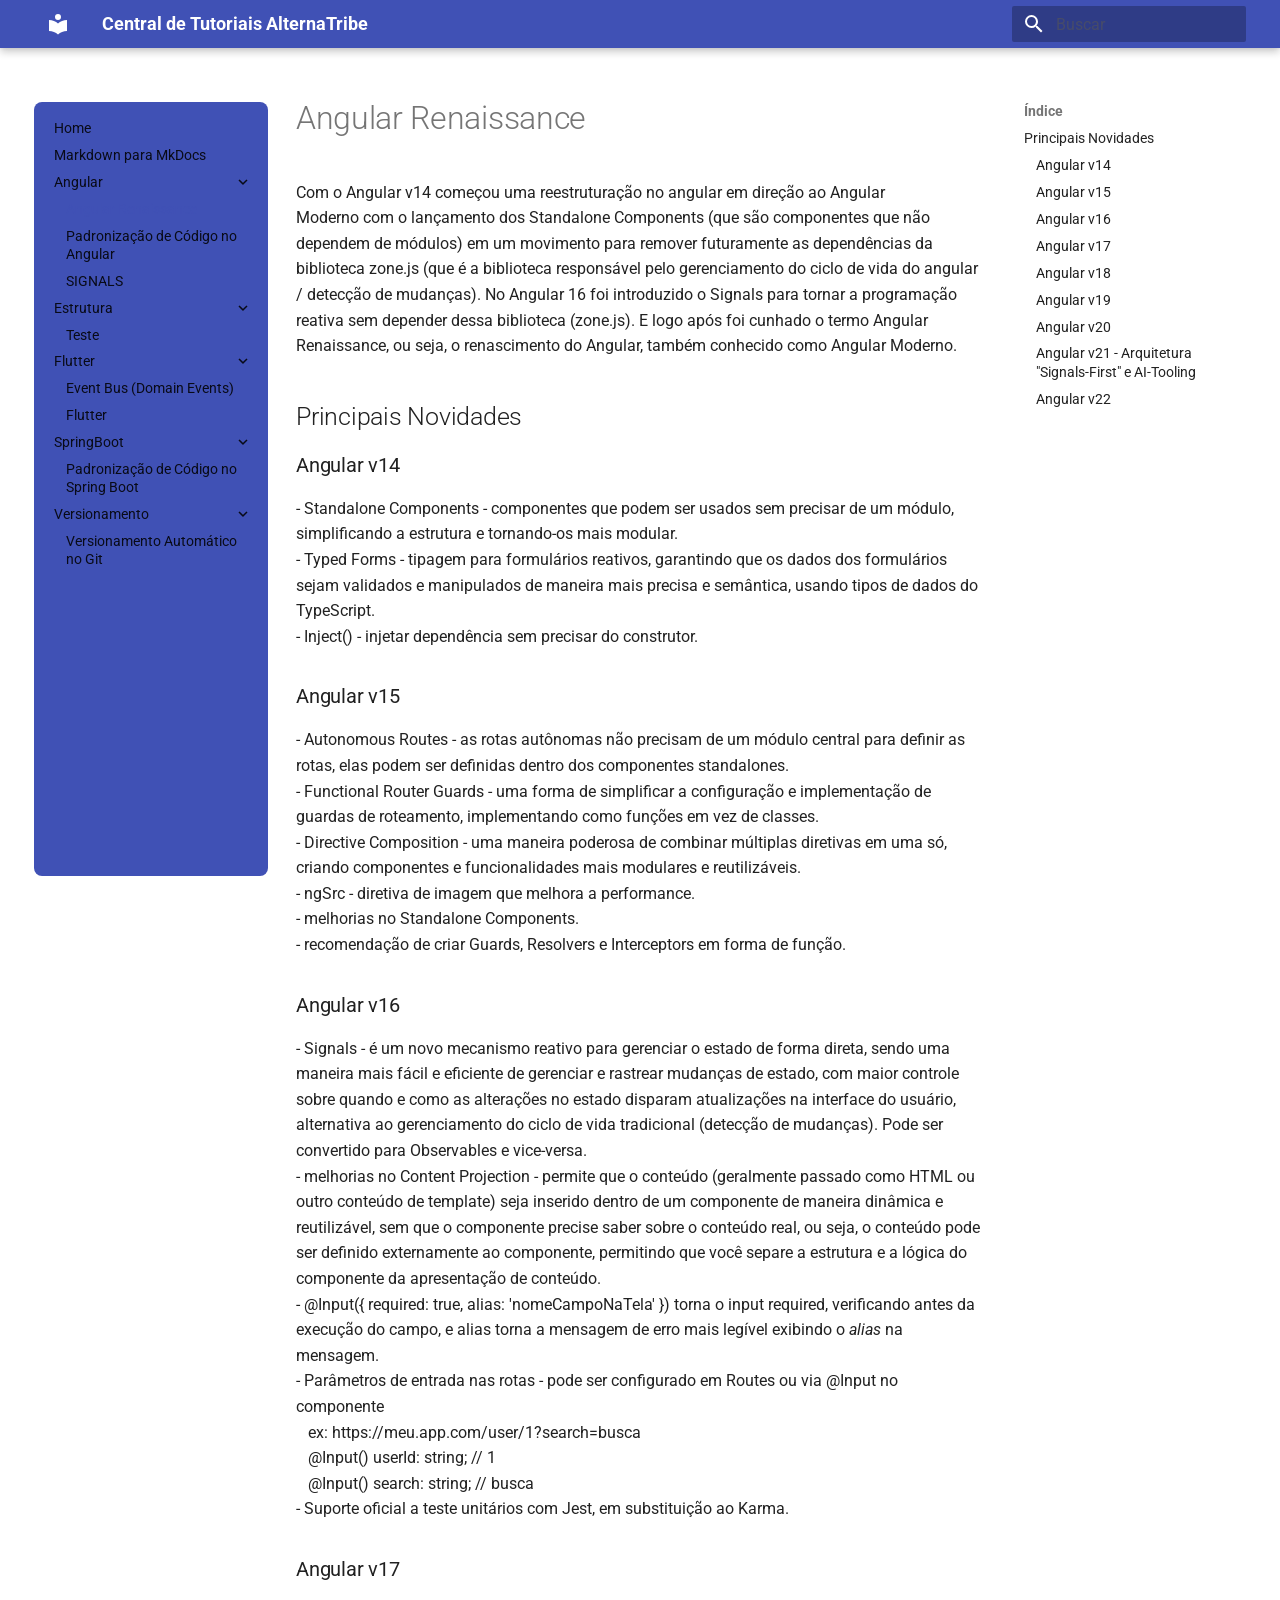
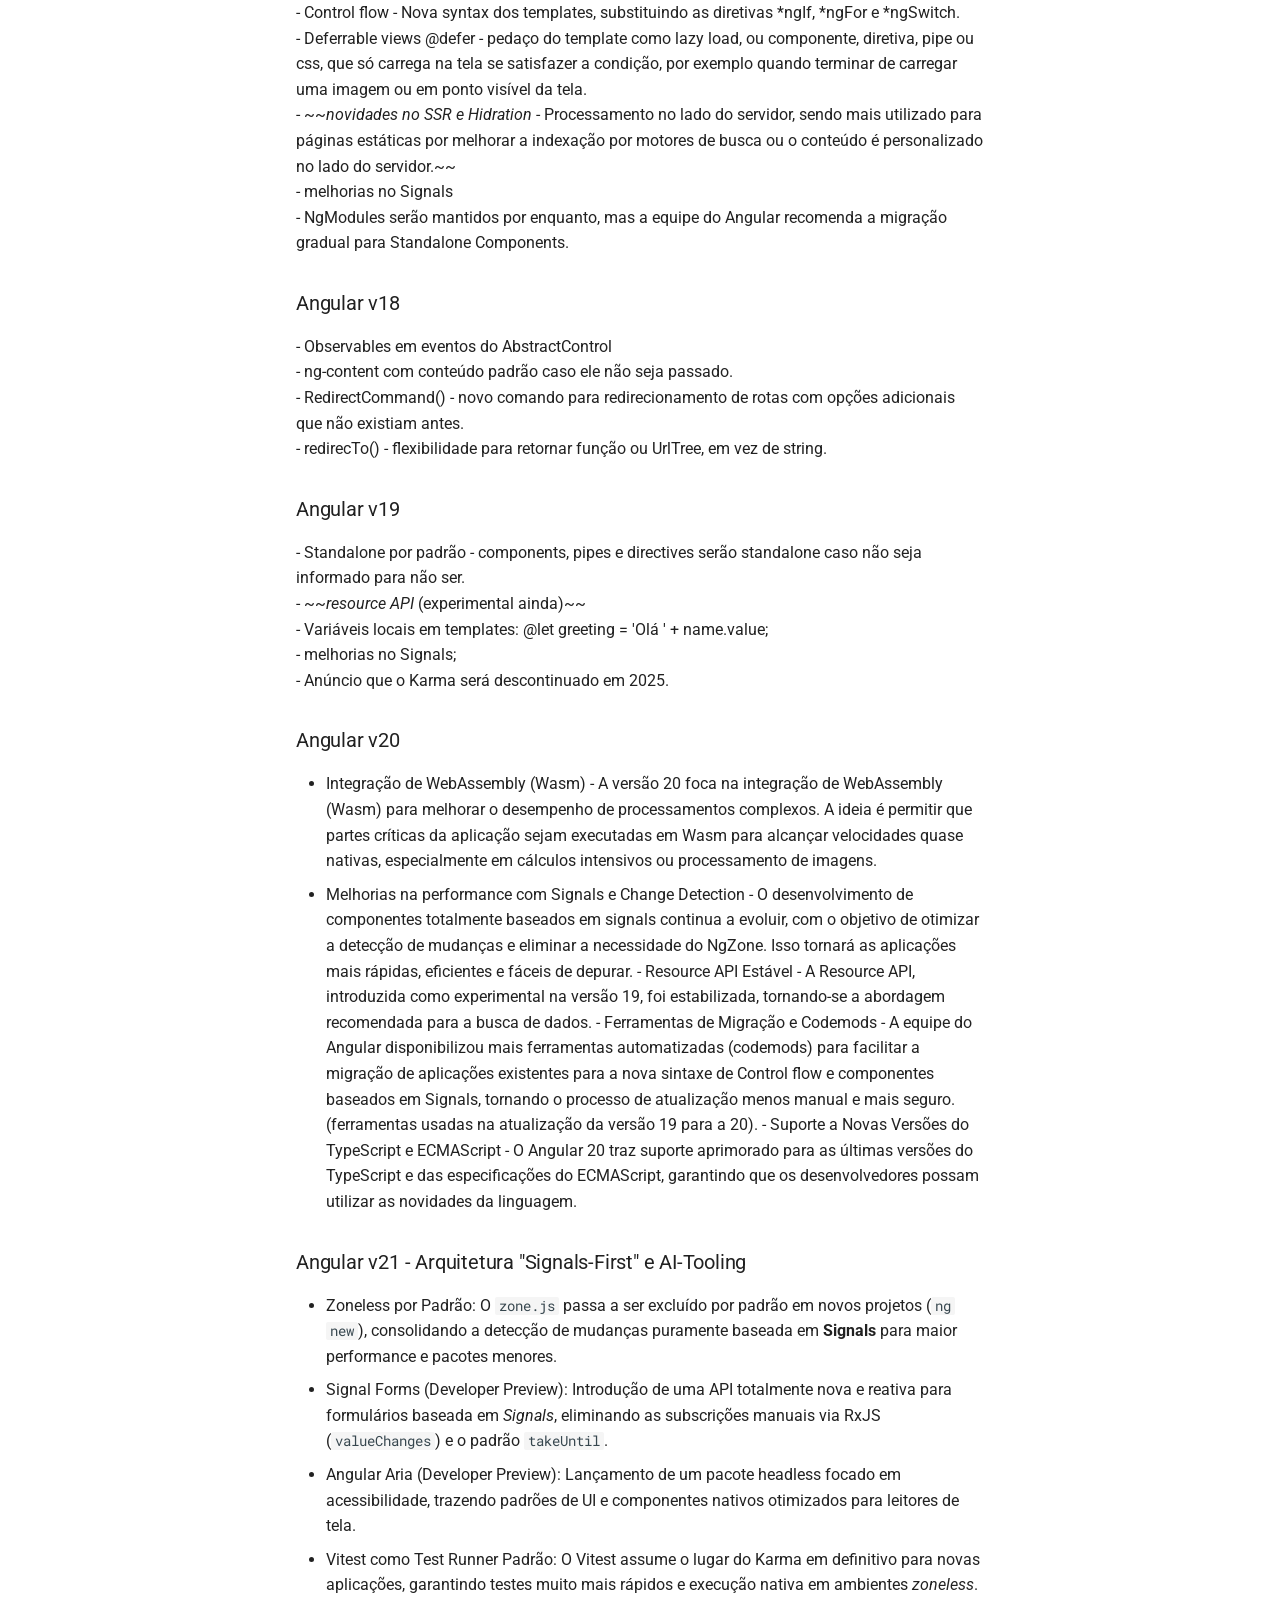
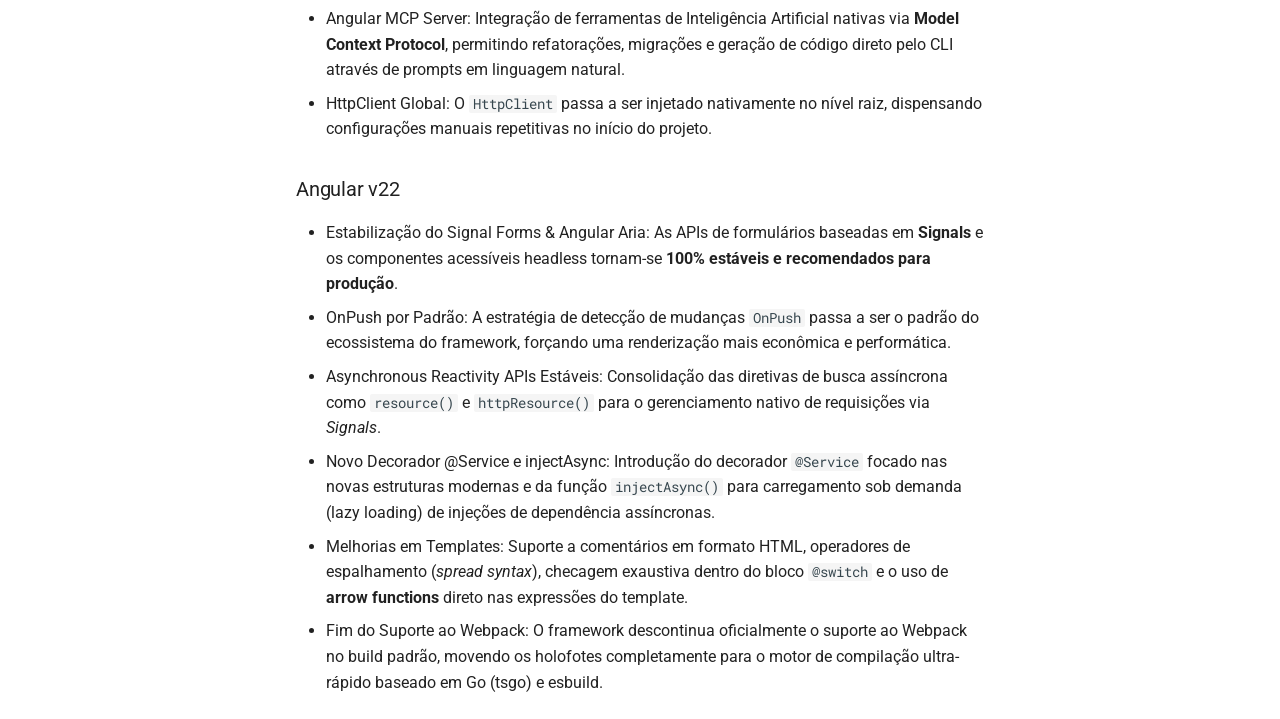
<file: Angular/angular_releases/index.html>
<!DOCTYPE html><html lang="pt" class="no-js"><head>
    
      <meta charset="utf-8">
      <meta name="viewport" content="width=device-width,initial-scale=1">
      
      
      
        <link rel="canonical" href="https://alternatribe.github.io/Angular/angular_releases/">
      
      
        <link rel="prev" href="../../markdown/">
      
      
        <link rel="next" href="../padronizacao_angular/">
      
      
        
      
      
      <link rel="icon" href="../../assets/images/favicon.png">
      <meta name="generator" content="mkdocs-1.6.1, mkdocs-material-9.7.7">
    
    
      
        <title>Angular Renaissance - Central de Tutoriais AlternaTribe</title>
      
    
    
      <link rel="stylesheet" href="../../assets/stylesheets/main.ec1eaa64.min.css">
      
      


    
    
      
    
    
      
        
        
        <link rel="preconnect" href="https://fonts.gstatic.com" crossorigin="">
        <link rel="stylesheet" href="https://fonts.googleapis.com/css?family=Roboto:300,300i,400,400i,700,700i%7CRoboto+Mono:400,400i,700,700i&amp;display=fallback">
        <style>:root{--md-text-font:"Roboto";--md-code-font:"Roboto Mono"}</style>
      
    
    
      <link rel="stylesheet" href="../../stylesheets/custom.css">
    
    <script>__md_scope=new URL("../..",location),__md_hash=e=>[...e].reduce(((e,_)=>(e<<5)-e+_.charCodeAt(0)),0),__md_get=(e,_=localStorage,t=__md_scope)=>JSON.parse(_.getItem(t.pathname+"."+e)),__md_set=(e,_,t=localStorage,a=__md_scope)=>{try{t.setItem(a.pathname+"."+e,JSON.stringify(_))}catch(e){}}</script>
    
      

    
    
  <link href="../../assets/stylesheets/glightbox.min.css" rel="stylesheet"><script src="../../assets/javascripts/glightbox.min.js"></script><style id="glightbox-style">
            html.glightbox-open { overflow: initial; height: 100%; }
            .gslide-title { margin-top: 0px; user-select: text; }
            .gslide-desc { color: #666; user-select: text; }
            .gslide-image img { background: white; }
            .gscrollbar-fixer { padding-right: 15px; }
            .gdesc-inner { font-size: 0.75rem; }
            body[data-md-color-scheme="slate"] .gdesc-inner { background: var(--md-default-bg-color); }
            body[data-md-color-scheme="slate"] .gslide-title { color: var(--md-default-fg-color); }
            body[data-md-color-scheme="slate"] .gslide-desc { color: var(--md-default-fg-color); }
        </style></head>
  
  
    <body dir="ltr">
  
    
    <input class="md-toggle" data-md-toggle="drawer" type="checkbox" id="__drawer" autocomplete="off">
    <input class="md-toggle" data-md-toggle="search" type="checkbox" id="__search" autocomplete="off">
    <label class="md-overlay" for="__drawer"></label>
    <div data-md-component="skip">
      
        
        <a href="#angular-renaissance" class="md-skip">
          Pular para conteúdo
        </a>
      
    </div>
    <div data-md-component="announce">
      
    </div>
    
    
      

  

<header class="md-header md-header--shadow" data-md-component="header">
  <nav class="md-header__inner md-grid" aria-label="Cabeçalho">
    <a href="../.." title="Central de Tutoriais AlternaTribe" class="md-header__button md-logo" aria-label="Central de Tutoriais AlternaTribe" data-md-component="logo">
      
  
  <svg xmlns="http://www.w3.org/2000/svg" viewBox="0 0 24 24"><path d="M12 8a3 3 0 0 0 3-3 3 3 0 0 0-3-3 3 3 0 0 0-3 3 3 3 0 0 0 3 3m0 3.54C9.64 9.35 6.5 8 3 8v11c3.5 0 6.64 1.35 9 3.54 2.36-2.19 5.5-3.54 9-3.54V8c-3.5 0-6.64 1.35-9 3.54"></path></svg>

    </a>
    <label class="md-header__button md-icon" for="__drawer">
      
      <svg xmlns="http://www.w3.org/2000/svg" viewBox="0 0 24 24"><path d="M3 6h18v2H3zm0 5h18v2H3zm0 5h18v2H3z"></path></svg>
    </label>
    <div class="md-header__title" data-md-component="header-title">
      <div class="md-header__ellipsis">
        <div class="md-header__topic">
          <span class="md-ellipsis">
            Central de Tutoriais AlternaTribe
          </span>
        </div>
        <div class="md-header__topic" data-md-component="header-topic">
          <span class="md-ellipsis">
            
              Angular Renaissance
            
          </span>
        </div>
      </div>
    </div>
    
    
      <script>var palette=__md_get("__palette");if(palette&&palette.color){if("(prefers-color-scheme)"===palette.color.media){var media=matchMedia("(prefers-color-scheme: light)"),input=document.querySelector(media.matches?"[data-md-color-media='(prefers-color-scheme: light)']":"[data-md-color-media='(prefers-color-scheme: dark)']");palette.color.media=input.getAttribute("data-md-color-media"),palette.color.scheme=input.getAttribute("data-md-color-scheme"),palette.color.primary=input.getAttribute("data-md-color-primary"),palette.color.accent=input.getAttribute("data-md-color-accent")}for(var[key,value]of Object.entries(palette.color))document.body.setAttribute("data-md-color-"+key,value)}</script>
    
    
    
      
      
        <label class="md-header__button md-icon" for="__search">
          
          <svg xmlns="http://www.w3.org/2000/svg" viewBox="0 0 24 24"><path d="M9.5 3A6.5 6.5 0 0 1 16 9.5c0 1.61-.59 3.09-1.56 4.23l.27.27h.79l5 5-1.5 1.5-5-5v-.79l-.27-.27A6.52 6.52 0 0 1 9.5 16 6.5 6.5 0 0 1 3 9.5 6.5 6.5 0 0 1 9.5 3m0 2C7 5 5 7 5 9.5S7 14 9.5 14 14 12 14 9.5 12 5 9.5 5"></path></svg>
        </label>
        <div class="md-search" data-md-component="search" role="dialog">
  <label class="md-search__overlay" for="__search"></label>
  <div class="md-search__inner" role="search">
    <form class="md-search__form" name="search">
      <input type="text" class="md-search__input" name="query" aria-label="Buscar" placeholder="Buscar" autocapitalize="off" autocorrect="off" autocomplete="off" spellcheck="false" data-md-component="search-query" required="">
      <label class="md-search__icon md-icon" for="__search">
        
        <svg xmlns="http://www.w3.org/2000/svg" viewBox="0 0 24 24"><path d="M9.5 3A6.5 6.5 0 0 1 16 9.5c0 1.61-.59 3.09-1.56 4.23l.27.27h.79l5 5-1.5 1.5-5-5v-.79l-.27-.27A6.52 6.52 0 0 1 9.5 16 6.5 6.5 0 0 1 3 9.5 6.5 6.5 0 0 1 9.5 3m0 2C7 5 5 7 5 9.5S7 14 9.5 14 14 12 14 9.5 12 5 9.5 5"></path></svg>
        
        <svg xmlns="http://www.w3.org/2000/svg" viewBox="0 0 24 24"><path d="M20 11v2H8l5.5 5.5-1.42 1.42L4.16 12l7.92-7.92L13.5 5.5 8 11z"></path></svg>
      </label>
      <nav class="md-search__options" aria-label="Pesquisar">
        
        <button type="reset" class="md-search__icon md-icon" title="Limpar" aria-label="Limpar" tabindex="-1">
          
          <svg xmlns="http://www.w3.org/2000/svg" viewBox="0 0 24 24"><path d="M19 6.41 17.59 5 12 10.59 6.41 5 5 6.41 10.59 12 5 17.59 6.41 19 12 13.41 17.59 19 19 17.59 13.41 12z"></path></svg>
        </button>
      </nav>
      
        <div class="md-search__suggest" data-md-component="search-suggest"></div>
      
    </form>
    <div class="md-search__output">
      <div class="md-search__scrollwrap" tabindex="0" data-md-scrollfix="">
        <div class="md-search-result" data-md-component="search-result">
          <div class="md-search-result__meta">
            Inicializando busca
          </div>
          <ol class="md-search-result__list" role="presentation"></ol>
        </div>
      </div>
    </div>
  </div>
</div>
      
    
    
  </nav>
  
</header>
    
    <div class="md-container" data-md-component="container">
      
      
        
          
        
      
      <main class="md-main" data-md-component="main">
        <div class="md-main__inner md-grid">
          
            
              
              <div class="md-sidebar md-sidebar--primary" data-md-component="sidebar" data-md-type="navigation">
                <div class="md-sidebar__scrollwrap">
                  <div class="md-sidebar__inner">
                    



<nav class="md-nav md-nav--primary" aria-label="Navegação" data-md-level="0">
  <label class="md-nav__title" for="__drawer">
    <a href="../.." title="Central de Tutoriais AlternaTribe" class="md-nav__button md-logo" aria-label="Central de Tutoriais AlternaTribe" data-md-component="logo">
      
  
  <svg xmlns="http://www.w3.org/2000/svg" viewBox="0 0 24 24"><path d="M12 8a3 3 0 0 0 3-3 3 3 0 0 0-3-3 3 3 0 0 0-3 3 3 3 0 0 0 3 3m0 3.54C9.64 9.35 6.5 8 3 8v11c3.5 0 6.64 1.35 9 3.54 2.36-2.19 5.5-3.54 9-3.54V8c-3.5 0-6.64 1.35-9 3.54"></path></svg>

    </a>
    Central de Tutoriais AlternaTribe
  </label>
  
  <ul class="md-nav__list" data-md-scrollfix="">
    
      
      
  
  
  
  
    <li class="md-nav__item">
      <a href="../.." class="md-nav__link">
        
  
  
  <span class="md-ellipsis">
    
  
    Home
  

    
  </span>
  
  

      </a>
    </li>
  

    
      
      
  
  
  
  
    <li class="md-nav__item">
      <a href="../../markdown/" class="md-nav__link">
        
  
  
  <span class="md-ellipsis">
    
  
    Markdown para MkDocs
  

    
  </span>
  
  

      </a>
    </li>
  

    
      
      
  
  
    
  
  
  
    
    
    
    
    
    <li class="md-nav__item md-nav__item--active md-nav__item--nested">
      
        
        
        <input class="md-nav__toggle md-toggle " type="checkbox" id="__nav_3" checked="">
        
          
          <label class="md-nav__link" for="__nav_3" id="__nav_3_label" tabindex="0">
            
  
  
  <span class="md-ellipsis">
    
  
    Angular
  

    
  </span>
  
  

            <span class="md-nav__icon md-icon"></span>
          </label>
        
        <nav class="md-nav" data-md-level="1" aria-labelledby="__nav_3_label" aria-expanded="true">
          <label class="md-nav__title" for="__nav_3">
            <span class="md-nav__icon md-icon"></span>
            
  
    Angular
  

          </label>
          <ul class="md-nav__list" data-md-scrollfix="">
            
              
                
  
  
    
  
  
  
    <li class="md-nav__item md-nav__item--active">
      
      <input class="md-nav__toggle md-toggle" type="checkbox" id="__toc">
      
      
        
      
      
        <label class="md-nav__link md-nav__link--active" for="__toc">
          
  
  
  <span class="md-ellipsis">
    
  
    Angular Renaissance
  

    
  </span>
  
  

          <span class="md-nav__icon md-icon"></span>
        </label>
      
      <a href="./" class="md-nav__link md-nav__link--active">
        
  
  
  <span class="md-ellipsis">
    
  
    Angular Renaissance
  

    
  </span>
  
  

      </a>
      
        

<nav class="md-nav md-nav--secondary" aria-label="Índice">
  
  
  
    
  
  
    <label class="md-nav__title" for="__toc">
      <span class="md-nav__icon md-icon"></span>
      Índice
    </label>
    <ul class="md-nav__list" data-md-component="toc" data-md-scrollfix="">
      
        <li class="md-nav__item">
  <a href="#principais-novidades" class="md-nav__link">
    <span class="md-ellipsis">
      
        Principais Novidades
      
    </span>
  </a>
  
    <nav class="md-nav" aria-label="Principais Novidades">
      <ul class="md-nav__list">
        
          <li class="md-nav__item">
  <a href="#angular-v14" class="md-nav__link">
    <span class="md-ellipsis">
      
        Angular v14
      
    </span>
  </a>
  
</li>
        
          <li class="md-nav__item">
  <a href="#angular-v15" class="md-nav__link">
    <span class="md-ellipsis">
      
        Angular v15
      
    </span>
  </a>
  
</li>
        
          <li class="md-nav__item">
  <a href="#angular-v16" class="md-nav__link">
    <span class="md-ellipsis">
      
        Angular v16
      
    </span>
  </a>
  
</li>
        
          <li class="md-nav__item">
  <a href="#angular-v17" class="md-nav__link">
    <span class="md-ellipsis">
      
        Angular v17
      
    </span>
  </a>
  
</li>
        
          <li class="md-nav__item">
  <a href="#angular-v18" class="md-nav__link">
    <span class="md-ellipsis">
      
        Angular v18
      
    </span>
  </a>
  
</li>
        
          <li class="md-nav__item">
  <a href="#angular-v19" class="md-nav__link">
    <span class="md-ellipsis">
      
        Angular v19
      
    </span>
  </a>
  
</li>
        
          <li class="md-nav__item">
  <a href="#angular-v20" class="md-nav__link">
    <span class="md-ellipsis">
      
        Angular v20
      
    </span>
  </a>
  
</li>
        
          <li class="md-nav__item">
  <a href="#angular-v21-arquitetura-signals-first-e-ai-tooling" class="md-nav__link">
    <span class="md-ellipsis">
      
        Angular v21 - Arquitetura "Signals-First" e AI-Tooling
      
    </span>
  </a>
  
</li>
        
          <li class="md-nav__item">
  <a href="#angular-v22" class="md-nav__link">
    <span class="md-ellipsis">
      
        Angular v22
      
    </span>
  </a>
  
</li>
        
      </ul>
    </nav>
  
</li>
      
    </ul>
  
</nav>
      
    </li>
  

              
            
              
                
  
  
  
  
    <li class="md-nav__item">
      <a href="../padronizacao_angular/" class="md-nav__link">
        
  
  
  <span class="md-ellipsis">
    
  
    Padronização de Código no Angular
  

    
  </span>
  
  

      </a>
    </li>
  

              
            
              
                
  
  
  
  
    <li class="md-nav__item">
      <a href="../signals/" class="md-nav__link">
        
  
  
  <span class="md-ellipsis">
    
  
    SIGNALS
  

    
  </span>
  
  

      </a>
    </li>
  

              
            
          </ul>
        </nav>
      
    </li>
  

    
      
      
  
  
  
  
    
    
    
    
    
    <li class="md-nav__item md-nav__item--nested">
      
        
        
          
        
        <input class="md-nav__toggle md-toggle md-toggle--indeterminate" type="checkbox" id="__nav_4">
        
          
          <label class="md-nav__link" for="__nav_4" id="__nav_4_label" tabindex="0">
            
  
  
  <span class="md-ellipsis">
    
  
    Estrutura
  

    
  </span>
  
  

            <span class="md-nav__icon md-icon"></span>
          </label>
        
        <nav class="md-nav" data-md-level="1" aria-labelledby="__nav_4_label" aria-expanded="false">
          <label class="md-nav__title" for="__nav_4">
            <span class="md-nav__icon md-icon"></span>
            
  
    Estrutura
  

          </label>
          <ul class="md-nav__list" data-md-scrollfix="">
            
              
                
  
  
  
  
    <li class="md-nav__item">
      <a href="../../Estrutura/teste/" class="md-nav__link">
        
  
  
  <span class="md-ellipsis">
    
  
    Teste
  

    
  </span>
  
  

      </a>
    </li>
  

              
            
          </ul>
        </nav>
      
    </li>
  

    
      
      
  
  
  
  
    
    
    
    
    
    <li class="md-nav__item md-nav__item--nested">
      
        
        
          
        
        <input class="md-nav__toggle md-toggle md-toggle--indeterminate" type="checkbox" id="__nav_5">
        
          
          <label class="md-nav__link" for="__nav_5" id="__nav_5_label" tabindex="0">
            
  
  
  <span class="md-ellipsis">
    
  
    Flutter
  

    
  </span>
  
  

            <span class="md-nav__icon md-icon"></span>
          </label>
        
        <nav class="md-nav" data-md-level="1" aria-labelledby="__nav_5_label" aria-expanded="false">
          <label class="md-nav__title" for="__nav_5">
            <span class="md-nav__icon md-icon"></span>
            
  
    Flutter
  

          </label>
          <ul class="md-nav__list" data-md-scrollfix="">
            
              
                
  
  
  
  
    <li class="md-nav__item">
      <a href="../../Flutter/EVENT_BUS/" class="md-nav__link">
        
  
  
  <span class="md-ellipsis">
    
  
    Event Bus (Domain Events)
  

    
  </span>
  
  

      </a>
    </li>
  

              
            
              
                
  
  
  
  
    <li class="md-nav__item">
      <a href="../../Flutter/teste/" class="md-nav__link">
        
  
  
  <span class="md-ellipsis">
    
  
    Flutter
  

    
  </span>
  
  

      </a>
    </li>
  

              
            
          </ul>
        </nav>
      
    </li>
  

    
      
      
  
  
  
  
    
    
    
    
    
    <li class="md-nav__item md-nav__item--nested">
      
        
        
          
        
        <input class="md-nav__toggle md-toggle md-toggle--indeterminate" type="checkbox" id="__nav_6">
        
          
          <label class="md-nav__link" for="__nav_6" id="__nav_6_label" tabindex="0">
            
  
  
  <span class="md-ellipsis">
    
  
    SpringBoot
  

    
  </span>
  
  

            <span class="md-nav__icon md-icon"></span>
          </label>
        
        <nav class="md-nav" data-md-level="1" aria-labelledby="__nav_6_label" aria-expanded="false">
          <label class="md-nav__title" for="__nav_6">
            <span class="md-nav__icon md-icon"></span>
            
  
    SpringBoot
  

          </label>
          <ul class="md-nav__list" data-md-scrollfix="">
            
              
                
  
  
  
  
    <li class="md-nav__item">
      <a href="../../SpringBoot/padronizacao_springboot/" class="md-nav__link">
        
  
  
  <span class="md-ellipsis">
    
  
    Padronização de Código no Spring Boot
  

    
  </span>
  
  

      </a>
    </li>
  

              
            
          </ul>
        </nav>
      
    </li>
  

    
      
      
  
  
  
  
    
    
    
    
    
    <li class="md-nav__item md-nav__item--nested">
      
        
        
          
        
        <input class="md-nav__toggle md-toggle md-toggle--indeterminate" type="checkbox" id="__nav_7">
        
          
          <label class="md-nav__link" for="__nav_7" id="__nav_7_label" tabindex="0">
            
  
  
  <span class="md-ellipsis">
    
  
    Versionamento
  

    
  </span>
  
  

            <span class="md-nav__icon md-icon"></span>
          </label>
        
        <nav class="md-nav" data-md-level="1" aria-labelledby="__nav_7_label" aria-expanded="false">
          <label class="md-nav__title" for="__nav_7">
            <span class="md-nav__icon md-icon"></span>
            
  
    Versionamento
  

          </label>
          <ul class="md-nav__list" data-md-scrollfix="">
            
              
                
  
  
  
  
    <li class="md-nav__item">
      <a href="../../Versionamento/semver_git/" class="md-nav__link">
        
  
  
  <span class="md-ellipsis">
    
  
    Versionamento Automático no Git
  

    
  </span>
  
  

      </a>
    </li>
  

              
            
          </ul>
        </nav>
      
    </li>
  

    
  </ul>
</nav>
                  </div>
                </div>
              </div>
            
            
              
              <div class="md-sidebar md-sidebar--secondary" data-md-component="sidebar" data-md-type="toc">
                <div class="md-sidebar__scrollwrap">
                  <div class="md-sidebar__inner">
                    

<nav class="md-nav md-nav--secondary" aria-label="Índice">
  
  
  
    
  
  
    <label class="md-nav__title" for="__toc">
      <span class="md-nav__icon md-icon"></span>
      Índice
    </label>
    <ul class="md-nav__list" data-md-component="toc" data-md-scrollfix="">
      
        <li class="md-nav__item">
  <a href="#principais-novidades" class="md-nav__link">
    <span class="md-ellipsis">
      
        Principais Novidades
      
    </span>
  </a>
  
    <nav class="md-nav" aria-label="Principais Novidades">
      <ul class="md-nav__list">
        
          <li class="md-nav__item">
  <a href="#angular-v14" class="md-nav__link">
    <span class="md-ellipsis">
      
        Angular v14
      
    </span>
  </a>
  
</li>
        
          <li class="md-nav__item">
  <a href="#angular-v15" class="md-nav__link">
    <span class="md-ellipsis">
      
        Angular v15
      
    </span>
  </a>
  
</li>
        
          <li class="md-nav__item">
  <a href="#angular-v16" class="md-nav__link">
    <span class="md-ellipsis">
      
        Angular v16
      
    </span>
  </a>
  
</li>
        
          <li class="md-nav__item">
  <a href="#angular-v17" class="md-nav__link">
    <span class="md-ellipsis">
      
        Angular v17
      
    </span>
  </a>
  
</li>
        
          <li class="md-nav__item">
  <a href="#angular-v18" class="md-nav__link">
    <span class="md-ellipsis">
      
        Angular v18
      
    </span>
  </a>
  
</li>
        
          <li class="md-nav__item">
  <a href="#angular-v19" class="md-nav__link">
    <span class="md-ellipsis">
      
        Angular v19
      
    </span>
  </a>
  
</li>
        
          <li class="md-nav__item">
  <a href="#angular-v20" class="md-nav__link">
    <span class="md-ellipsis">
      
        Angular v20
      
    </span>
  </a>
  
</li>
        
          <li class="md-nav__item">
  <a href="#angular-v21-arquitetura-signals-first-e-ai-tooling" class="md-nav__link">
    <span class="md-ellipsis">
      
        Angular v21 - Arquitetura "Signals-First" e AI-Tooling
      
    </span>
  </a>
  
</li>
        
          <li class="md-nav__item">
  <a href="#angular-v22" class="md-nav__link">
    <span class="md-ellipsis">
      
        Angular v22
      
    </span>
  </a>
  
</li>
        
      </ul>
    </nav>
  
</li>
      
    </ul>
  
</nav>
                  </div>
                </div>
              </div>
            
          
          
            <div class="md-content" data-md-component="content">
              
              <article class="md-content__inner md-typeset">
                
                  



<h1 id="angular-renaissance">Angular Renaissance</h1>
<p>Com o&nbsp;Angular v14&nbsp;começou uma reestruturação no angular em direção ao&nbsp;Angular Moderno&nbsp;com o lançamento dos Standalone Components (que são componentes que não dependem de módulos) em um movimento para remover futuramente as dependências da biblioteca zone.js (que é a biblioteca responsável pelo gerenciamento do ciclo de vida do angular / detecção de mudanças). No Angular 16 foi introduzido o Signals para tornar a programação reativa sem depender dessa biblioteca (zone.js). E logo após foi cunhado o termo Angular Renaissance, ou seja, o renascimento do Angular, também conhecido como Angular Moderno.</p>
<h2 id="principais-novidades">Principais Novidades</h2>
<h3 id="angular-v14">Angular v14</h3>
<p>-&nbsp;Standalone Components&nbsp;- componentes que podem ser usados sem precisar de um módulo, simplificando a estrutura e tornando-os mais modular.<br>
-&nbsp;Typed Forms&nbsp;- tipagem para formulários reativos, garantindo que os dados dos formulários sejam validados e manipulados de maneira mais precisa e semântica, usando tipos de dados do TypeScript.<br>
-&nbsp;Inject()&nbsp;- injetar dependência sem precisar do construtor.</p>
<h3 id="angular-v15">Angular v15</h3>
<p>-&nbsp;Autonomous Routes&nbsp;- as rotas autônomas não precisam de um módulo central para definir as rotas, elas podem ser definidas dentro dos componentes standalones.<br>
-&nbsp;Functional Router Guards&nbsp;- uma forma de simplificar a configuração e implementação de guardas de roteamento, implementando como funções em vez de classes.<br>
-&nbsp;Directive Composition&nbsp;- uma maneira poderosa de combinar múltiplas diretivas em uma só, criando componentes e funcionalidades mais modulares e reutilizáveis.<br>
-&nbsp;ngSrc&nbsp;- diretiva de imagem que melhora a performance.<br>
-&nbsp;melhorias&nbsp;no&nbsp;Standalone Components.<br>
-&nbsp;recomendação&nbsp;de criar&nbsp;Guards, Resolvers e Interceptors&nbsp;em forma de função.</p>
<h3 id="angular-v16">Angular v16</h3>
<p>-&nbsp;Signals&nbsp;- é um novo mecanismo reativo para gerenciar o estado de forma direta, sendo uma maneira mais fácil e eficiente de gerenciar e rastrear mudanças de estado, com maior controle sobre quando e como as alterações no estado disparam atualizações na interface do usuário, alternativa ao gerenciamento do ciclo de vida tradicional (detecção de mudanças). Pode ser convertido para Observables e vice-versa.<br>
- melhorias no&nbsp;Content Projection&nbsp;- permite que o conteúdo (geralmente passado como HTML ou outro conteúdo de template) seja inserido dentro de um componente de maneira dinâmica e reutilizável, sem que o componente precise saber sobre o conteúdo real, ou seja, o conteúdo pode ser definido externamente ao componente, permitindo que você separe a estrutura e a lógica do componente da apresentação de conteúdo.<br>
-&nbsp;@Input({ required: true, alias: 'nomeCampoNaTela' })&nbsp;torna o input&nbsp;required, verificando antes da execução do campo, e&nbsp;alias&nbsp;torna a mensagem de erro mais legível exibindo o&nbsp;<em>alias</em>&nbsp;na mensagem.<br>
-&nbsp;Parâmetros de entrada nas rotas&nbsp;- pode ser configurado em Routes ou via @Input no componente<br>
&nbsp; &nbsp;ex: https://meu.app.com/user/1?search=busca<br>
&nbsp; &nbsp;@Input() userId: string; // 1<br>
&nbsp; &nbsp;@Input() search: string; // busca<br>
- Suporte oficial a teste unitários com&nbsp;Jest, em substituição ao Karma.</p>
<h3 id="angular-v17">Angular v17</h3>
<p>-&nbsp;Control flow&nbsp;- Nova syntax dos templates, substituindo as diretivas *ngIf, *ngFor e *ngSwitch.<br>
-&nbsp;Deferrable views @defer&nbsp;- pedaço do template como lazy load, ou componente, diretiva, pipe ou css, que só carrega na tela se satisfazer a condição, por exemplo quando terminar de carregar uma imagem ou em ponto visível da tela.<br>
-&nbsp;~~<em>novidades no SSR e Hidration</em>&nbsp;- Processamento no lado do servidor, sendo mais utilizado para páginas estáticas por melhorar a indexação por motores de busca ou o conteúdo é personalizado no lado do servidor.~~<br>
-&nbsp;melhorias no Signals<br>
-&nbsp;NgModules&nbsp;serão mantidos por enquanto, mas a equipe do Angular recomenda a migração gradual para Standalone Components.</p>
<h3 id="angular-v18">Angular v18</h3>
<p>-&nbsp;Observables&nbsp;em eventos do AbstractControl<br>
-&nbsp;ng-content&nbsp;com conteúdo padrão caso ele não seja passado.<br>
-&nbsp;RedirectCommand()&nbsp;- novo comando para redirecionamento de rotas com opções adicionais que não existiam antes.<br>
-&nbsp;redirecTo()&nbsp;- flexibilidade para retornar função ou UrlTree, em vez de string.</p>
<h3 id="angular-v19">Angular v19</h3>
<p>-&nbsp;Standalone por padrão&nbsp;- components, pipes e directives serão standalone caso não seja informado para não ser.<br>
-&nbsp;~~<em>resource API</em>&nbsp;(experimental ainda)~~<br>
-&nbsp;Variáveis locais em templates: @let greeting = 'Olá ' + name.value;<br>
-&nbsp;melhorias no&nbsp;Signals;<br>
- Anúncio que o&nbsp;Karma será descontinuado&nbsp;em 2025.</p>
<h3 id="angular-v20">Angular v20</h3>
<ul>
<li>Integração de WebAssembly (Wasm) - A versão 20 foca na integração de WebAssembly (Wasm) para melhorar o desempenho de processamentos complexos. A ideia é permitir que partes críticas da aplicação sejam executadas em Wasm para alcançar velocidades quase nativas, especialmente em cálculos intensivos ou processamento de imagens.</li>
<li>Melhorias na performance com&nbsp;Signals e Change Detection&nbsp;- O desenvolvimento de componentes totalmente baseados em signals continua a evoluir, com o objetivo de otimizar a detecção de mudanças e eliminar a necessidade do NgZone. Isso tornará as aplicações mais rápidas, eficientes e fáceis de depurar.
-&nbsp;Resource API Estável -&nbsp;A Resource API, introduzida como experimental na versão 19, foi estabilizada, tornando-se a abordagem recomendada para a busca de dados.
-&nbsp;Ferramentas de Migração e Codemods&nbsp;- A equipe do Angular disponibilizou mais ferramentas automatizadas (codemods) para facilitar a migração de aplicações existentes para a nova sintaxe de Control flow e componentes baseados em Signals, tornando o processo de atualização menos manual e mais seguro. (ferramentas usadas na atualização da versão 19 para a 20).
-&nbsp;Suporte a Novas Versões do TypeScript e ECMAScript&nbsp;- O Angular 20 traz suporte aprimorado para as últimas versões do TypeScript e das especificações do ECMAScript, garantindo que os desenvolvedores possam utilizar as novidades da linguagem.</li>
</ul>
<h3 id="angular-v21-arquitetura-signals-first-e-ai-tooling">Angular v21 - Arquitetura "Signals-First" e AI-Tooling</h3>
<ul>
<li>Zoneless por Padrão: O <code>zone.js</code> passa a ser excluído por padrão em novos projetos (<code>ng new</code>), consolidando a detecção de mudanças puramente baseada em <strong>Signals</strong> para maior performance e pacotes menores.</li>
<li>Signal Forms (Developer Preview): Introdução de uma API totalmente nova e reativa para formulários baseada em <em>Signals</em>, eliminando as subscrições manuais via RxJS (<code>valueChanges</code>) e o padrão <code>takeUntil</code>.</li>
<li>Angular Aria (Developer Preview): Lançamento de um pacote headless focado em acessibilidade, trazendo padrões de UI e componentes nativos otimizados para leitores de tela.</li>
<li>Vitest como Test Runner Padrão: O Vitest assume o lugar do Karma em definitivo para novas aplicações, garantindo testes muito mais rápidos e execução nativa em ambientes <em>zoneless</em>.</li>
<li>Angular MCP Server: Integração de ferramentas de Inteligência Artificial nativas via <strong>Model Context Protocol</strong>, permitindo refatorações, migrações e geração de código direto pelo CLI através de prompts em linguagem natural. </li>
<li>HttpClient Global: O <code>HttpClient</code> passa a ser injetado nativamente no nível raiz, dispensando configurações manuais repetitivas no início do projeto. </li>
</ul>
<h3 id="angular-v22">Angular v22</h3>
<ul>
<li>Estabilização do Signal Forms &amp; Angular Aria: As APIs de formulários baseadas em <strong>Signals</strong> e os componentes acessíveis headless tornam-se <strong>100% estáveis e recomendados para produção</strong>.</li>
<li>OnPush por Padrão: A estratégia de detecção de mudanças <code>OnPush</code> passa a ser o padrão do ecossistema do framework, forçando uma renderização mais econômica e performática.</li>
<li>Asynchronous Reactivity APIs Estáveis: Consolidação das diretivas de busca assíncrona como <code>resource()</code> e <code>httpResource()</code> para o gerenciamento nativo de requisições via <em>Signals</em>.</li>
<li>Novo Decorador @Service e injectAsync: Introdução do decorador <code>@Service</code> focado nas novas estruturas modernas e da função <code>injectAsync()</code> para carregamento sob demanda (lazy loading) de injeções de dependência assíncronas.</li>
<li>Melhorias em Templates: Suporte a comentários em formato HTML, operadores de espalhamento (<em>spread syntax</em>), checagem exaustiva dentro do bloco <code>@switch</code> e o uso de <strong>arrow functions</strong> direto nas expressões do template.</li>
<li>Fim do Suporte ao Webpack: O framework descontinua oficialmente o suporte ao Webpack no build padrão, movendo os holofotes completamente para o motor de compilação ultra-rápido baseado em Go (tsgo) e esbuild. </li>
</ul>












                
              </article>
            </div>
          
          
<script>var target=document.getElementById(location.hash.slice(1));target&&target.name&&(target.checked=target.name.startsWith("__tabbed_"))</script>
        </div>
        
      </main>
      
        <footer class="md-footer">
  
  <div class="md-footer-meta md-typeset">
    <div class="md-footer-meta__inner md-grid">
      <div class="md-copyright">
  
  
</div>
      
    </div>
  </div>
</footer>
      
    </div>
    <div class="md-dialog" data-md-component="dialog">
      <div class="md-dialog__inner md-typeset"></div>
    </div>
    
    
    
      
      
      <script id="__config" type="application/json">{"annotate": null, "base": "../..", "features": ["navigation.expand", "search.suggest", "search.highlight", "content.code.copy", "toc.follow"], "search": "../../assets/javascripts/workers/search.2c215733.min.js", "tags": null, "translations": {"clipboard.copied": "Copiado para \u00e1rea de transfer\u00eancia", "clipboard.copy": "Copiar para \u00e1rea de transfer\u00eancia", "search.result.more.one": "mais 1 nesta p\u00e1gina", "search.result.more.other": "# mais nesta p\u00e1gina", "search.result.none": "Nenhum documento encontrado", "search.result.one": "1 documento encontrado", "search.result.other": "# documentos encontrados", "search.result.placeholder": "Digite para iniciar a busca", "search.result.term.missing": "Ausente", "select.version": "Selecione a vers\u00e3o"}, "version": null}</script>
    
    
      <script src="../../assets/javascripts/bundle.d7400e89.min.js"></script>
      
    
  
<script id="init-glightbox">const lightbox = GLightbox({"touchNavigation": true, "loop": false, "zoomable": true, "draggable": true, "openEffect": "zoom", "closeEffect": "zoom", "slideEffect": "slide"});
document$.subscribe(()=>{ lightbox.reload(); });
</script></body></html>
</file>
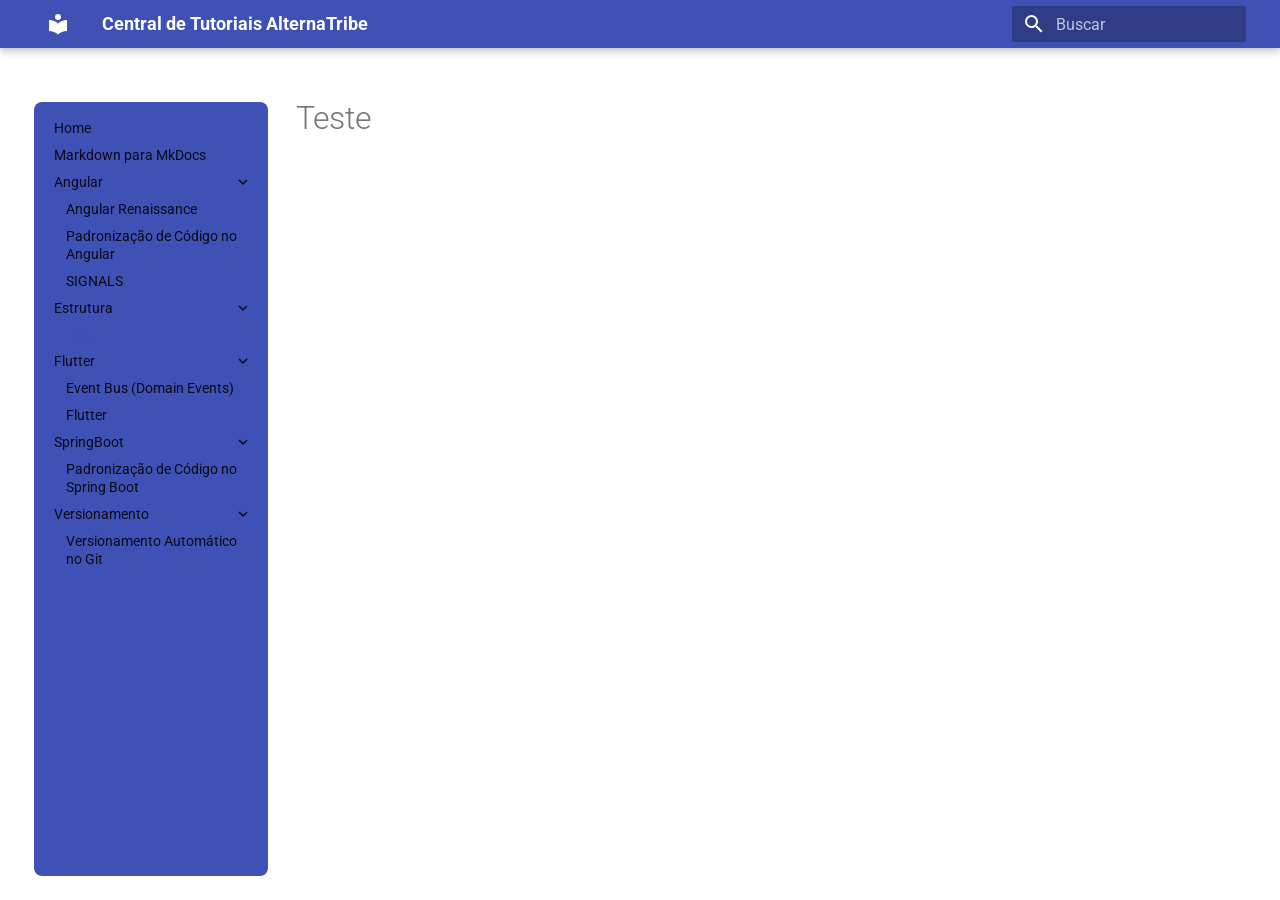
<file: Estrutura/teste/index.html>
<!DOCTYPE html><html lang="pt" class="no-js"><head>
    
      <meta charset="utf-8">
      <meta name="viewport" content="width=device-width,initial-scale=1">
      
      
      
        <link rel="canonical" href="https://alternatribe.github.io/Estrutura/teste/">
      
      
        <link rel="prev" href="../../Angular/signals/">
      
      
        <link rel="next" href="../../Flutter/EVENT_BUS/">
      
      
        
      
      
      <link rel="icon" href="../../assets/images/favicon.png">
      <meta name="generator" content="mkdocs-1.6.1, mkdocs-material-9.7.7">
    
    
      
        <title>Teste - Central de Tutoriais AlternaTribe</title>
      
    
    
      <link rel="stylesheet" href="../../assets/stylesheets/main.ec1eaa64.min.css">
      
      


    
    
      
    
    
      
        
        
        <link rel="preconnect" href="https://fonts.gstatic.com" crossorigin="">
        <link rel="stylesheet" href="https://fonts.googleapis.com/css?family=Roboto:300,300i,400,400i,700,700i%7CRoboto+Mono:400,400i,700,700i&amp;display=fallback">
        <style>:root{--md-text-font:"Roboto";--md-code-font:"Roboto Mono"}</style>
      
    
    
      <link rel="stylesheet" href="../../stylesheets/custom.css">
    
    <script>__md_scope=new URL("../..",location),__md_hash=e=>[...e].reduce(((e,_)=>(e<<5)-e+_.charCodeAt(0)),0),__md_get=(e,_=localStorage,t=__md_scope)=>JSON.parse(_.getItem(t.pathname+"."+e)),__md_set=(e,_,t=localStorage,a=__md_scope)=>{try{t.setItem(a.pathname+"."+e,JSON.stringify(_))}catch(e){}}</script>
    
      

    
    
  <link href="../../assets/stylesheets/glightbox.min.css" rel="stylesheet"><script src="../../assets/javascripts/glightbox.min.js"></script><style id="glightbox-style">
            html.glightbox-open { overflow: initial; height: 100%; }
            .gslide-title { margin-top: 0px; user-select: text; }
            .gslide-desc { color: #666; user-select: text; }
            .gslide-image img { background: white; }
            .gscrollbar-fixer { padding-right: 15px; }
            .gdesc-inner { font-size: 0.75rem; }
            body[data-md-color-scheme="slate"] .gdesc-inner { background: var(--md-default-bg-color); }
            body[data-md-color-scheme="slate"] .gslide-title { color: var(--md-default-fg-color); }
            body[data-md-color-scheme="slate"] .gslide-desc { color: var(--md-default-fg-color); }
        </style></head>
  
  
    <body dir="ltr">
  
    
    <input class="md-toggle" data-md-toggle="drawer" type="checkbox" id="__drawer" autocomplete="off">
    <input class="md-toggle" data-md-toggle="search" type="checkbox" id="__search" autocomplete="off">
    <label class="md-overlay" for="__drawer"></label>
    <div data-md-component="skip">
      
    </div>
    <div data-md-component="announce">
      
    </div>
    
    
      

  

<header class="md-header md-header--shadow" data-md-component="header">
  <nav class="md-header__inner md-grid" aria-label="Cabeçalho">
    <a href="../.." title="Central de Tutoriais AlternaTribe" class="md-header__button md-logo" aria-label="Central de Tutoriais AlternaTribe" data-md-component="logo">
      
  
  <svg xmlns="http://www.w3.org/2000/svg" viewBox="0 0 24 24"><path d="M12 8a3 3 0 0 0 3-3 3 3 0 0 0-3-3 3 3 0 0 0-3 3 3 3 0 0 0 3 3m0 3.54C9.64 9.35 6.5 8 3 8v11c3.5 0 6.64 1.35 9 3.54 2.36-2.19 5.5-3.54 9-3.54V8c-3.5 0-6.64 1.35-9 3.54"></path></svg>

    </a>
    <label class="md-header__button md-icon" for="__drawer">
      
      <svg xmlns="http://www.w3.org/2000/svg" viewBox="0 0 24 24"><path d="M3 6h18v2H3zm0 5h18v2H3zm0 5h18v2H3z"></path></svg>
    </label>
    <div class="md-header__title" data-md-component="header-title">
      <div class="md-header__ellipsis">
        <div class="md-header__topic">
          <span class="md-ellipsis">
            Central de Tutoriais AlternaTribe
          </span>
        </div>
        <div class="md-header__topic" data-md-component="header-topic">
          <span class="md-ellipsis">
            
              Teste
            
          </span>
        </div>
      </div>
    </div>
    
    
      <script>var palette=__md_get("__palette");if(palette&&palette.color){if("(prefers-color-scheme)"===palette.color.media){var media=matchMedia("(prefers-color-scheme: light)"),input=document.querySelector(media.matches?"[data-md-color-media='(prefers-color-scheme: light)']":"[data-md-color-media='(prefers-color-scheme: dark)']");palette.color.media=input.getAttribute("data-md-color-media"),palette.color.scheme=input.getAttribute("data-md-color-scheme"),palette.color.primary=input.getAttribute("data-md-color-primary"),palette.color.accent=input.getAttribute("data-md-color-accent")}for(var[key,value]of Object.entries(palette.color))document.body.setAttribute("data-md-color-"+key,value)}</script>
    
    
    
      
      
        <label class="md-header__button md-icon" for="__search">
          
          <svg xmlns="http://www.w3.org/2000/svg" viewBox="0 0 24 24"><path d="M9.5 3A6.5 6.5 0 0 1 16 9.5c0 1.61-.59 3.09-1.56 4.23l.27.27h.79l5 5-1.5 1.5-5-5v-.79l-.27-.27A6.52 6.52 0 0 1 9.5 16 6.5 6.5 0 0 1 3 9.5 6.5 6.5 0 0 1 9.5 3m0 2C7 5 5 7 5 9.5S7 14 9.5 14 14 12 14 9.5 12 5 9.5 5"></path></svg>
        </label>
        <div class="md-search" data-md-component="search" role="dialog">
  <label class="md-search__overlay" for="__search"></label>
  <div class="md-search__inner" role="search">
    <form class="md-search__form" name="search">
      <input type="text" class="md-search__input" name="query" aria-label="Buscar" placeholder="Buscar" autocapitalize="off" autocorrect="off" autocomplete="off" spellcheck="false" data-md-component="search-query" required="">
      <label class="md-search__icon md-icon" for="__search">
        
        <svg xmlns="http://www.w3.org/2000/svg" viewBox="0 0 24 24"><path d="M9.5 3A6.5 6.5 0 0 1 16 9.5c0 1.61-.59 3.09-1.56 4.23l.27.27h.79l5 5-1.5 1.5-5-5v-.79l-.27-.27A6.52 6.52 0 0 1 9.5 16 6.5 6.5 0 0 1 3 9.5 6.5 6.5 0 0 1 9.5 3m0 2C7 5 5 7 5 9.5S7 14 9.5 14 14 12 14 9.5 12 5 9.5 5"></path></svg>
        
        <svg xmlns="http://www.w3.org/2000/svg" viewBox="0 0 24 24"><path d="M20 11v2H8l5.5 5.5-1.42 1.42L4.16 12l7.92-7.92L13.5 5.5 8 11z"></path></svg>
      </label>
      <nav class="md-search__options" aria-label="Pesquisar">
        
        <button type="reset" class="md-search__icon md-icon" title="Limpar" aria-label="Limpar" tabindex="-1">
          
          <svg xmlns="http://www.w3.org/2000/svg" viewBox="0 0 24 24"><path d="M19 6.41 17.59 5 12 10.59 6.41 5 5 6.41 10.59 12 5 17.59 6.41 19 12 13.41 17.59 19 19 17.59 13.41 12z"></path></svg>
        </button>
      </nav>
      
        <div class="md-search__suggest" data-md-component="search-suggest"></div>
      
    </form>
    <div class="md-search__output">
      <div class="md-search__scrollwrap" tabindex="0" data-md-scrollfix="">
        <div class="md-search-result" data-md-component="search-result">
          <div class="md-search-result__meta">
            Inicializando busca
          </div>
          <ol class="md-search-result__list" role="presentation"></ol>
        </div>
      </div>
    </div>
  </div>
</div>
      
    
    
  </nav>
  
</header>
    
    <div class="md-container" data-md-component="container">
      
      
        
          
        
      
      <main class="md-main" data-md-component="main">
        <div class="md-main__inner md-grid">
          
            
              
              <div class="md-sidebar md-sidebar--primary" data-md-component="sidebar" data-md-type="navigation">
                <div class="md-sidebar__scrollwrap">
                  <div class="md-sidebar__inner">
                    



<nav class="md-nav md-nav--primary" aria-label="Navegação" data-md-level="0">
  <label class="md-nav__title" for="__drawer">
    <a href="../.." title="Central de Tutoriais AlternaTribe" class="md-nav__button md-logo" aria-label="Central de Tutoriais AlternaTribe" data-md-component="logo">
      
  
  <svg xmlns="http://www.w3.org/2000/svg" viewBox="0 0 24 24"><path d="M12 8a3 3 0 0 0 3-3 3 3 0 0 0-3-3 3 3 0 0 0-3 3 3 3 0 0 0 3 3m0 3.54C9.64 9.35 6.5 8 3 8v11c3.5 0 6.64 1.35 9 3.54 2.36-2.19 5.5-3.54 9-3.54V8c-3.5 0-6.64 1.35-9 3.54"></path></svg>

    </a>
    Central de Tutoriais AlternaTribe
  </label>
  
  <ul class="md-nav__list" data-md-scrollfix="">
    
      
      
  
  
  
  
    <li class="md-nav__item">
      <a href="../.." class="md-nav__link">
        
  
  
  <span class="md-ellipsis">
    
  
    Home
  

    
  </span>
  
  

      </a>
    </li>
  

    
      
      
  
  
  
  
    <li class="md-nav__item">
      <a href="../../markdown/" class="md-nav__link">
        
  
  
  <span class="md-ellipsis">
    
  
    Markdown para MkDocs
  

    
  </span>
  
  

      </a>
    </li>
  

    
      
      
  
  
  
  
    
    
    
    
    
    <li class="md-nav__item md-nav__item--nested">
      
        
        
          
        
        <input class="md-nav__toggle md-toggle md-toggle--indeterminate" type="checkbox" id="__nav_3">
        
          
          <label class="md-nav__link" for="__nav_3" id="__nav_3_label" tabindex="0">
            
  
  
  <span class="md-ellipsis">
    
  
    Angular
  

    
  </span>
  
  

            <span class="md-nav__icon md-icon"></span>
          </label>
        
        <nav class="md-nav" data-md-level="1" aria-labelledby="__nav_3_label" aria-expanded="false">
          <label class="md-nav__title" for="__nav_3">
            <span class="md-nav__icon md-icon"></span>
            
  
    Angular
  

          </label>
          <ul class="md-nav__list" data-md-scrollfix="">
            
              
                
  
  
  
  
    <li class="md-nav__item">
      <a href="../../Angular/angular_releases/" class="md-nav__link">
        
  
  
  <span class="md-ellipsis">
    
  
    Angular Renaissance
  

    
  </span>
  
  

      </a>
    </li>
  

              
            
              
                
  
  
  
  
    <li class="md-nav__item">
      <a href="../../Angular/padronizacao_angular/" class="md-nav__link">
        
  
  
  <span class="md-ellipsis">
    
  
    Padronização de Código no Angular
  

    
  </span>
  
  

      </a>
    </li>
  

              
            
              
                
  
  
  
  
    <li class="md-nav__item">
      <a href="../../Angular/signals/" class="md-nav__link">
        
  
  
  <span class="md-ellipsis">
    
  
    SIGNALS
  

    
  </span>
  
  

      </a>
    </li>
  

              
            
          </ul>
        </nav>
      
    </li>
  

    
      
      
  
  
    
  
  
  
    
    
    
    
    
    <li class="md-nav__item md-nav__item--active md-nav__item--nested">
      
        
        
        <input class="md-nav__toggle md-toggle " type="checkbox" id="__nav_4" checked="">
        
          
          <label class="md-nav__link" for="__nav_4" id="__nav_4_label" tabindex="0">
            
  
  
  <span class="md-ellipsis">
    
  
    Estrutura
  

    
  </span>
  
  

            <span class="md-nav__icon md-icon"></span>
          </label>
        
        <nav class="md-nav" data-md-level="1" aria-labelledby="__nav_4_label" aria-expanded="true">
          <label class="md-nav__title" for="__nav_4">
            <span class="md-nav__icon md-icon"></span>
            
  
    Estrutura
  

          </label>
          <ul class="md-nav__list" data-md-scrollfix="">
            
              
                
  
  
    
  
  
  
    <li class="md-nav__item md-nav__item--active">
      
      <input class="md-nav__toggle md-toggle" type="checkbox" id="__toc">
      
      
      
      <a href="./" class="md-nav__link md-nav__link--active">
        
  
  
  <span class="md-ellipsis">
    
  
    Teste
  

    
  </span>
  
  

      </a>
      
    </li>
  

              
            
          </ul>
        </nav>
      
    </li>
  

    
      
      
  
  
  
  
    
    
    
    
    
    <li class="md-nav__item md-nav__item--nested">
      
        
        
          
        
        <input class="md-nav__toggle md-toggle md-toggle--indeterminate" type="checkbox" id="__nav_5">
        
          
          <label class="md-nav__link" for="__nav_5" id="__nav_5_label" tabindex="0">
            
  
  
  <span class="md-ellipsis">
    
  
    Flutter
  

    
  </span>
  
  

            <span class="md-nav__icon md-icon"></span>
          </label>
        
        <nav class="md-nav" data-md-level="1" aria-labelledby="__nav_5_label" aria-expanded="false">
          <label class="md-nav__title" for="__nav_5">
            <span class="md-nav__icon md-icon"></span>
            
  
    Flutter
  

          </label>
          <ul class="md-nav__list" data-md-scrollfix="">
            
              
                
  
  
  
  
    <li class="md-nav__item">
      <a href="../../Flutter/EVENT_BUS/" class="md-nav__link">
        
  
  
  <span class="md-ellipsis">
    
  
    Event Bus (Domain Events)
  

    
  </span>
  
  

      </a>
    </li>
  

              
            
              
                
  
  
  
  
    <li class="md-nav__item">
      <a href="../../Flutter/teste/" class="md-nav__link">
        
  
  
  <span class="md-ellipsis">
    
  
    Flutter
  

    
  </span>
  
  

      </a>
    </li>
  

              
            
          </ul>
        </nav>
      
    </li>
  

    
      
      
  
  
  
  
    
    
    
    
    
    <li class="md-nav__item md-nav__item--nested">
      
        
        
          
        
        <input class="md-nav__toggle md-toggle md-toggle--indeterminate" type="checkbox" id="__nav_6">
        
          
          <label class="md-nav__link" for="__nav_6" id="__nav_6_label" tabindex="0">
            
  
  
  <span class="md-ellipsis">
    
  
    SpringBoot
  

    
  </span>
  
  

            <span class="md-nav__icon md-icon"></span>
          </label>
        
        <nav class="md-nav" data-md-level="1" aria-labelledby="__nav_6_label" aria-expanded="false">
          <label class="md-nav__title" for="__nav_6">
            <span class="md-nav__icon md-icon"></span>
            
  
    SpringBoot
  

          </label>
          <ul class="md-nav__list" data-md-scrollfix="">
            
              
                
  
  
  
  
    <li class="md-nav__item">
      <a href="../../SpringBoot/padronizacao_springboot/" class="md-nav__link">
        
  
  
  <span class="md-ellipsis">
    
  
    Padronização de Código no Spring Boot
  

    
  </span>
  
  

      </a>
    </li>
  

              
            
          </ul>
        </nav>
      
    </li>
  

    
      
      
  
  
  
  
    
    
    
    
    
    <li class="md-nav__item md-nav__item--nested">
      
        
        
          
        
        <input class="md-nav__toggle md-toggle md-toggle--indeterminate" type="checkbox" id="__nav_7">
        
          
          <label class="md-nav__link" for="__nav_7" id="__nav_7_label" tabindex="0">
            
  
  
  <span class="md-ellipsis">
    
  
    Versionamento
  

    
  </span>
  
  

            <span class="md-nav__icon md-icon"></span>
          </label>
        
        <nav class="md-nav" data-md-level="1" aria-labelledby="__nav_7_label" aria-expanded="false">
          <label class="md-nav__title" for="__nav_7">
            <span class="md-nav__icon md-icon"></span>
            
  
    Versionamento
  

          </label>
          <ul class="md-nav__list" data-md-scrollfix="">
            
              
                
  
  
  
  
    <li class="md-nav__item">
      <a href="../../Versionamento/semver_git/" class="md-nav__link">
        
  
  
  <span class="md-ellipsis">
    
  
    Versionamento Automático no Git
  

    
  </span>
  
  

      </a>
    </li>
  

              
            
          </ul>
        </nav>
      
    </li>
  

    
  </ul>
</nav>
                  </div>
                </div>
              </div>
            
            
              
              <div class="md-sidebar md-sidebar--secondary" data-md-component="sidebar" data-md-type="toc">
                <div class="md-sidebar__scrollwrap">
                  <div class="md-sidebar__inner">
                    

<nav class="md-nav md-nav--secondary" aria-label="Índice">
  
  
  
  
</nav>
                  </div>
                </div>
              </div>
            
          
          
            <div class="md-content" data-md-component="content">
              
              <article class="md-content__inner md-typeset">
                
                  



  <h1>Teste</h1>














                
              </article>
            </div>
          
          
<script>var target=document.getElementById(location.hash.slice(1));target&&target.name&&(target.checked=target.name.startsWith("__tabbed_"))</script>
        </div>
        
      </main>
      
        <footer class="md-footer">
  
  <div class="md-footer-meta md-typeset">
    <div class="md-footer-meta__inner md-grid">
      <div class="md-copyright">
  
  
</div>
      
    </div>
  </div>
</footer>
      
    </div>
    <div class="md-dialog" data-md-component="dialog">
      <div class="md-dialog__inner md-typeset"></div>
    </div>
    
    
    
      
      
      <script id="__config" type="application/json">{"annotate": null, "base": "../..", "features": ["navigation.expand", "search.suggest", "search.highlight", "content.code.copy", "toc.follow"], "search": "../../assets/javascripts/workers/search.2c215733.min.js", "tags": null, "translations": {"clipboard.copied": "Copiado para \u00e1rea de transfer\u00eancia", "clipboard.copy": "Copiar para \u00e1rea de transfer\u00eancia", "search.result.more.one": "mais 1 nesta p\u00e1gina", "search.result.more.other": "# mais nesta p\u00e1gina", "search.result.none": "Nenhum documento encontrado", "search.result.one": "1 documento encontrado", "search.result.other": "# documentos encontrados", "search.result.placeholder": "Digite para iniciar a busca", "search.result.term.missing": "Ausente", "select.version": "Selecione a vers\u00e3o"}, "version": null}</script>
    
    
      <script src="../../assets/javascripts/bundle.d7400e89.min.js"></script>
      
    
  
<script id="init-glightbox">const lightbox = GLightbox({"touchNavigation": true, "loop": false, "zoomable": true, "draggable": true, "openEffect": "zoom", "closeEffect": "zoom", "slideEffect": "slide"});
document$.subscribe(()=>{ lightbox.reload(); });
</script></body></html>
</file>
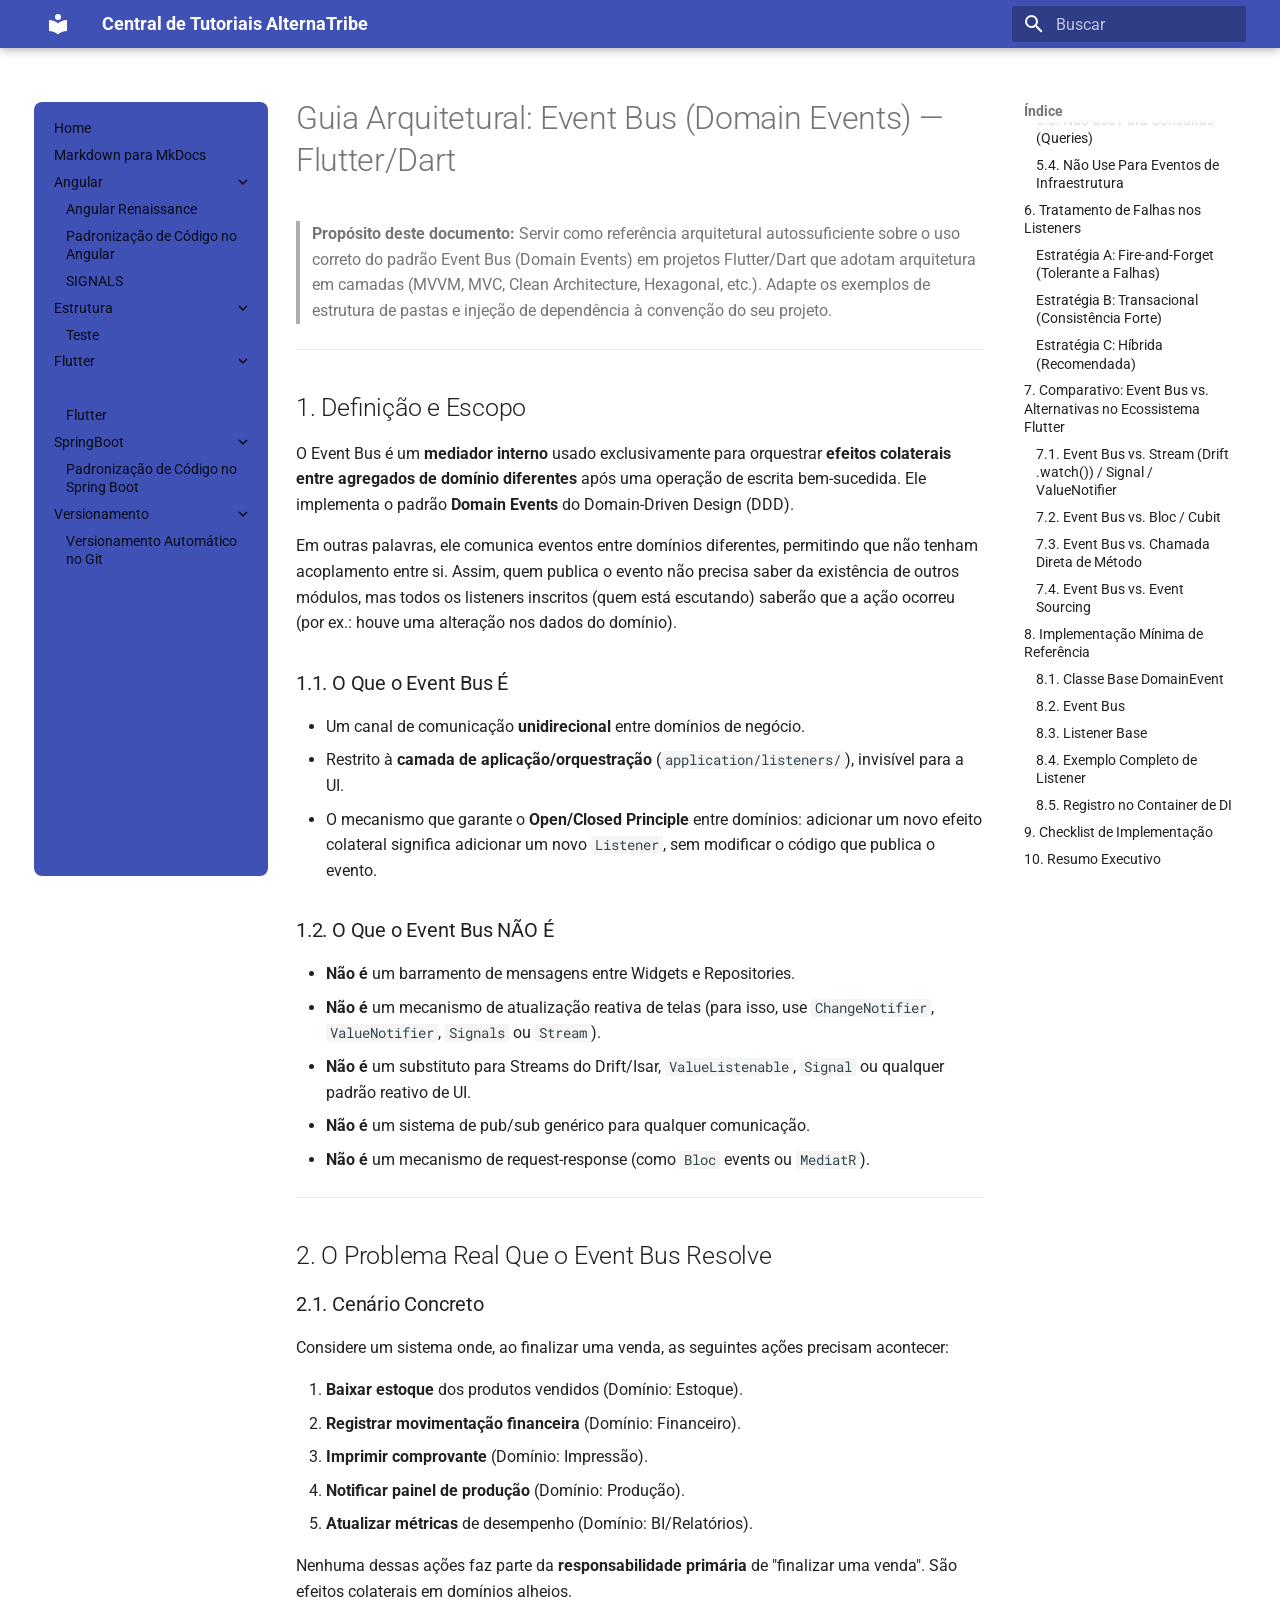
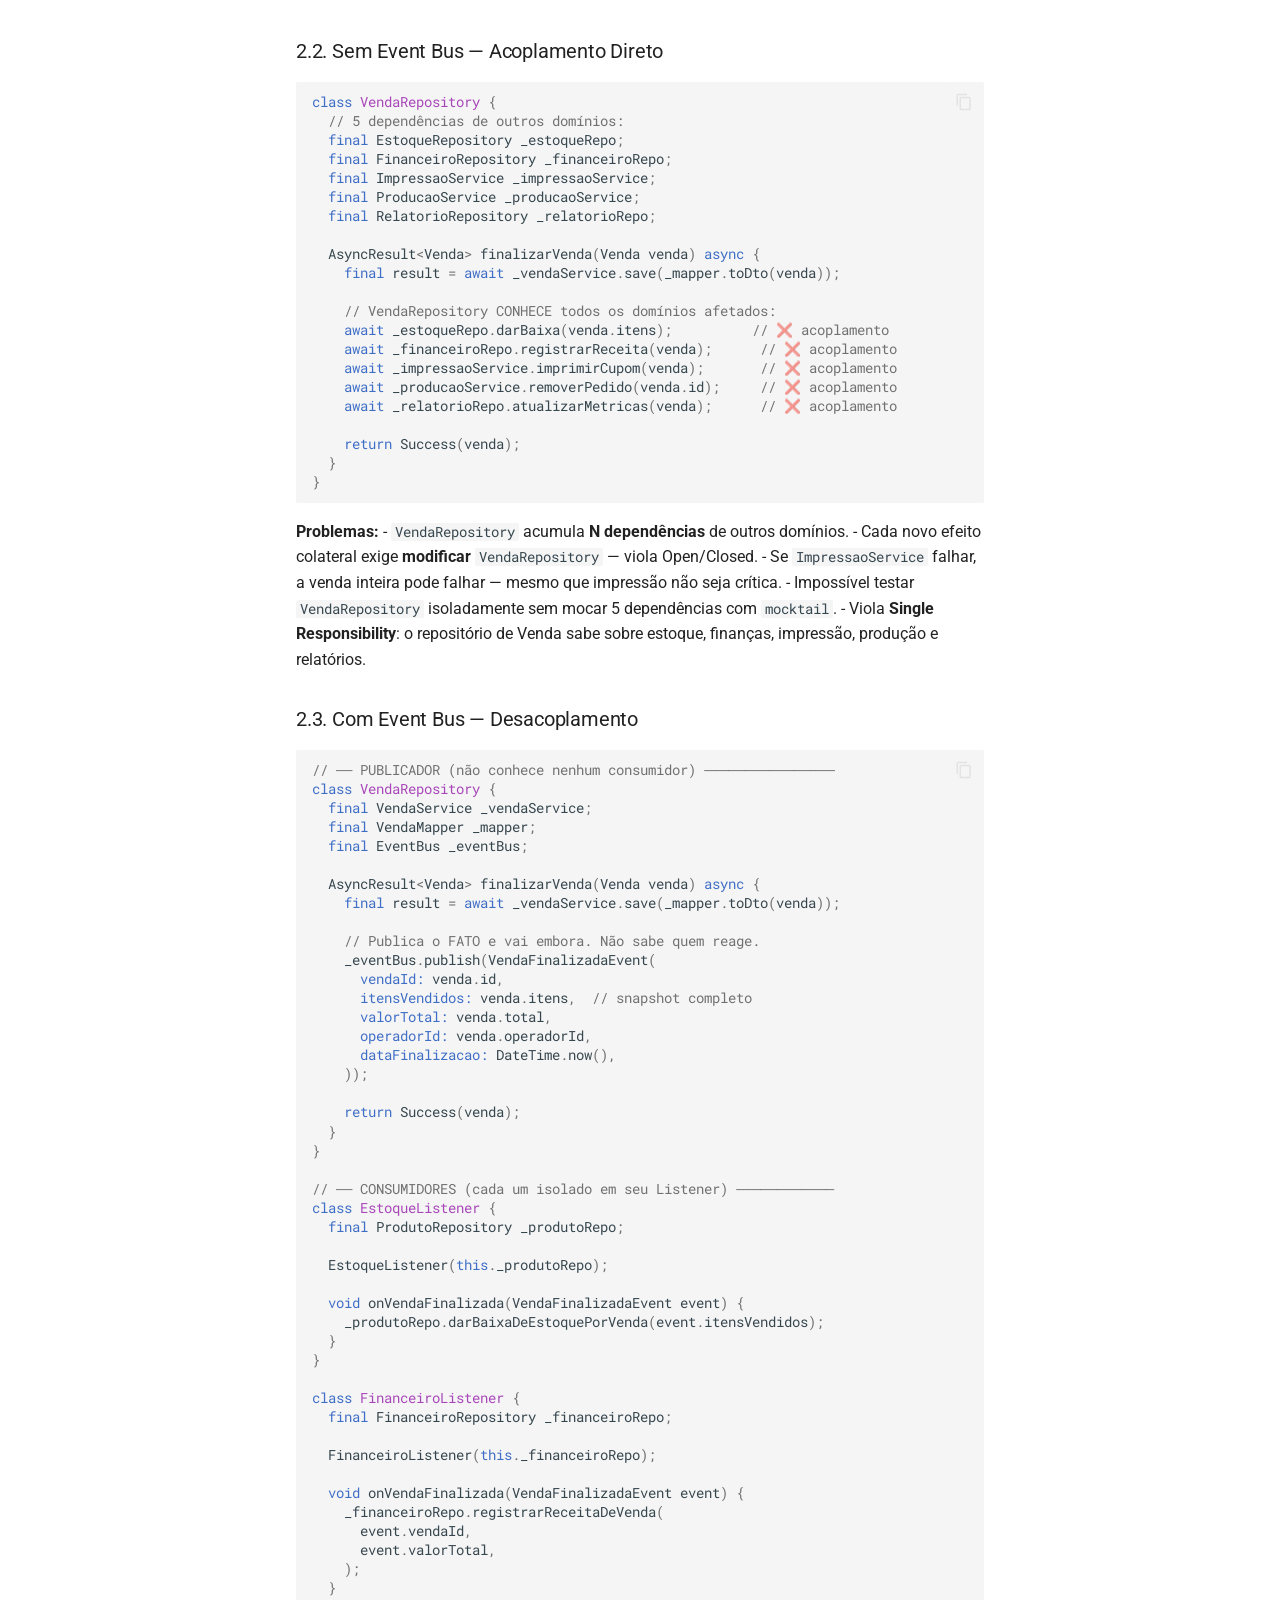
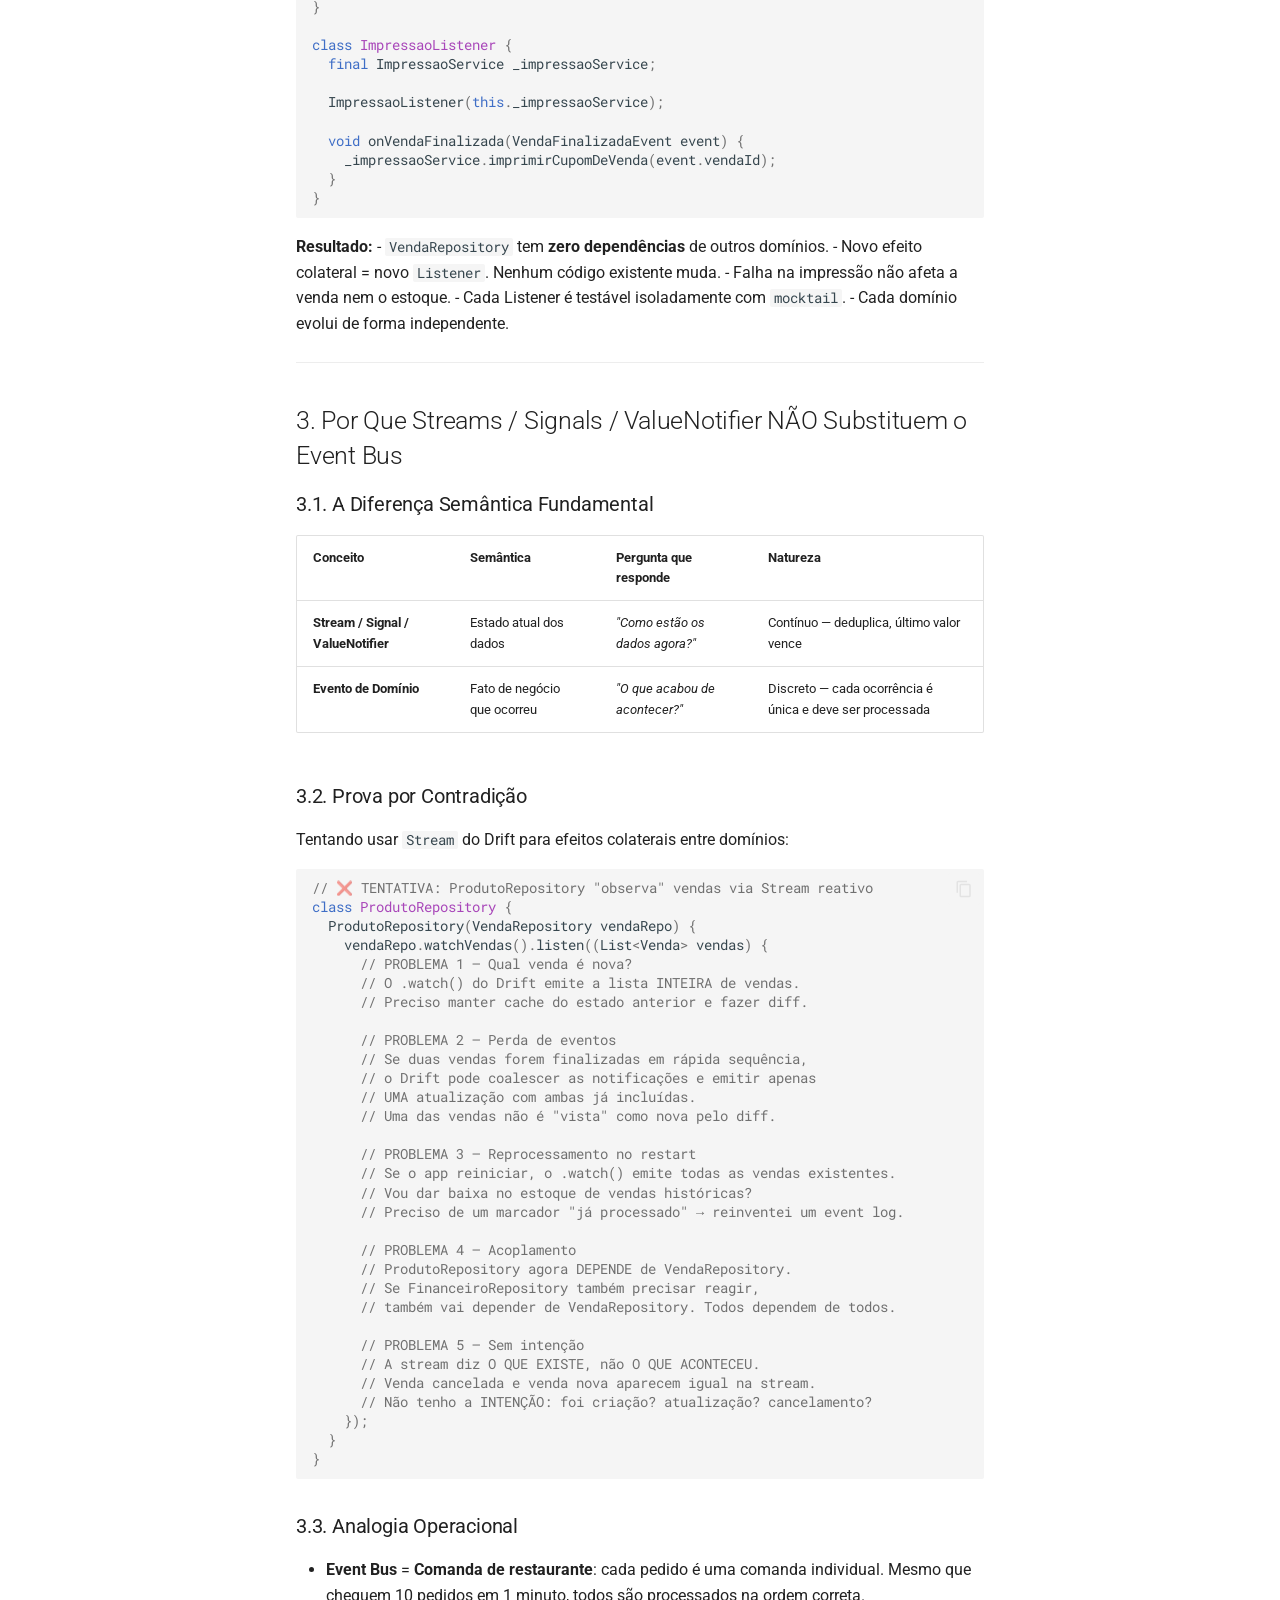
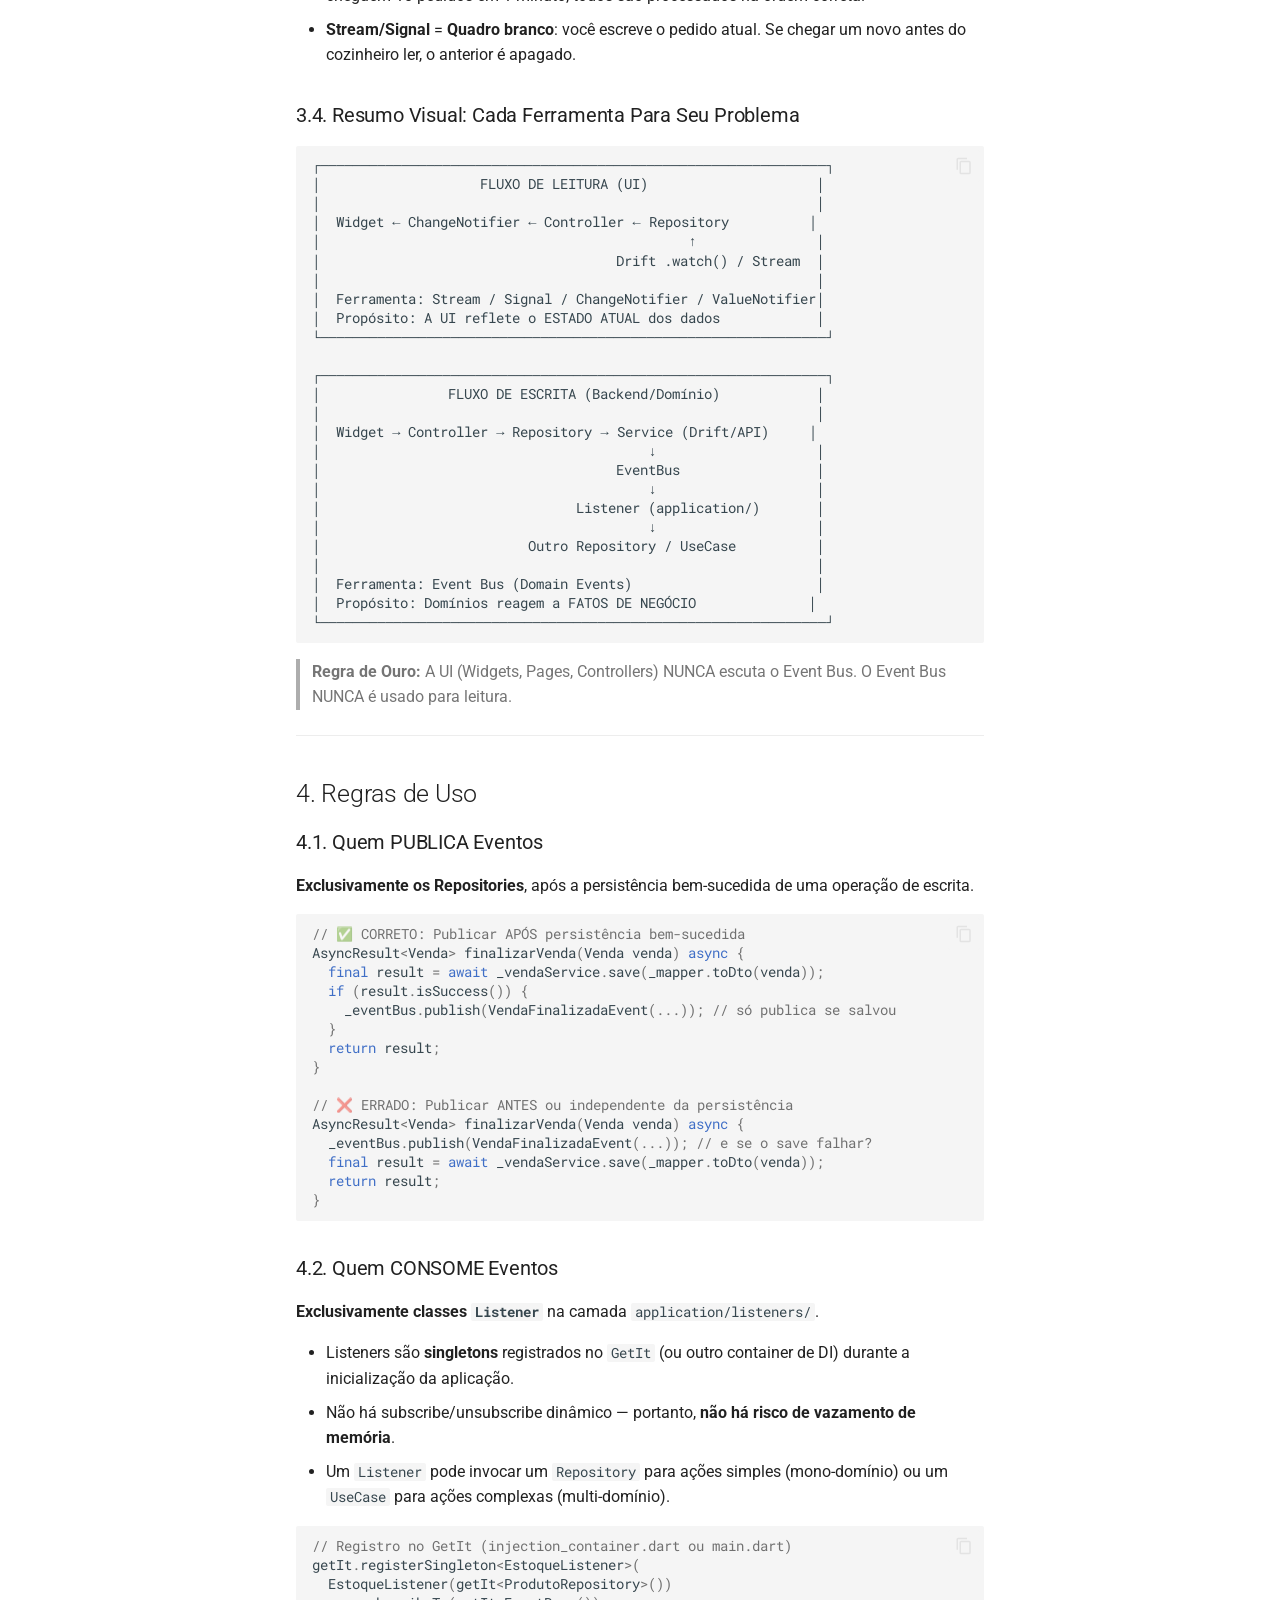
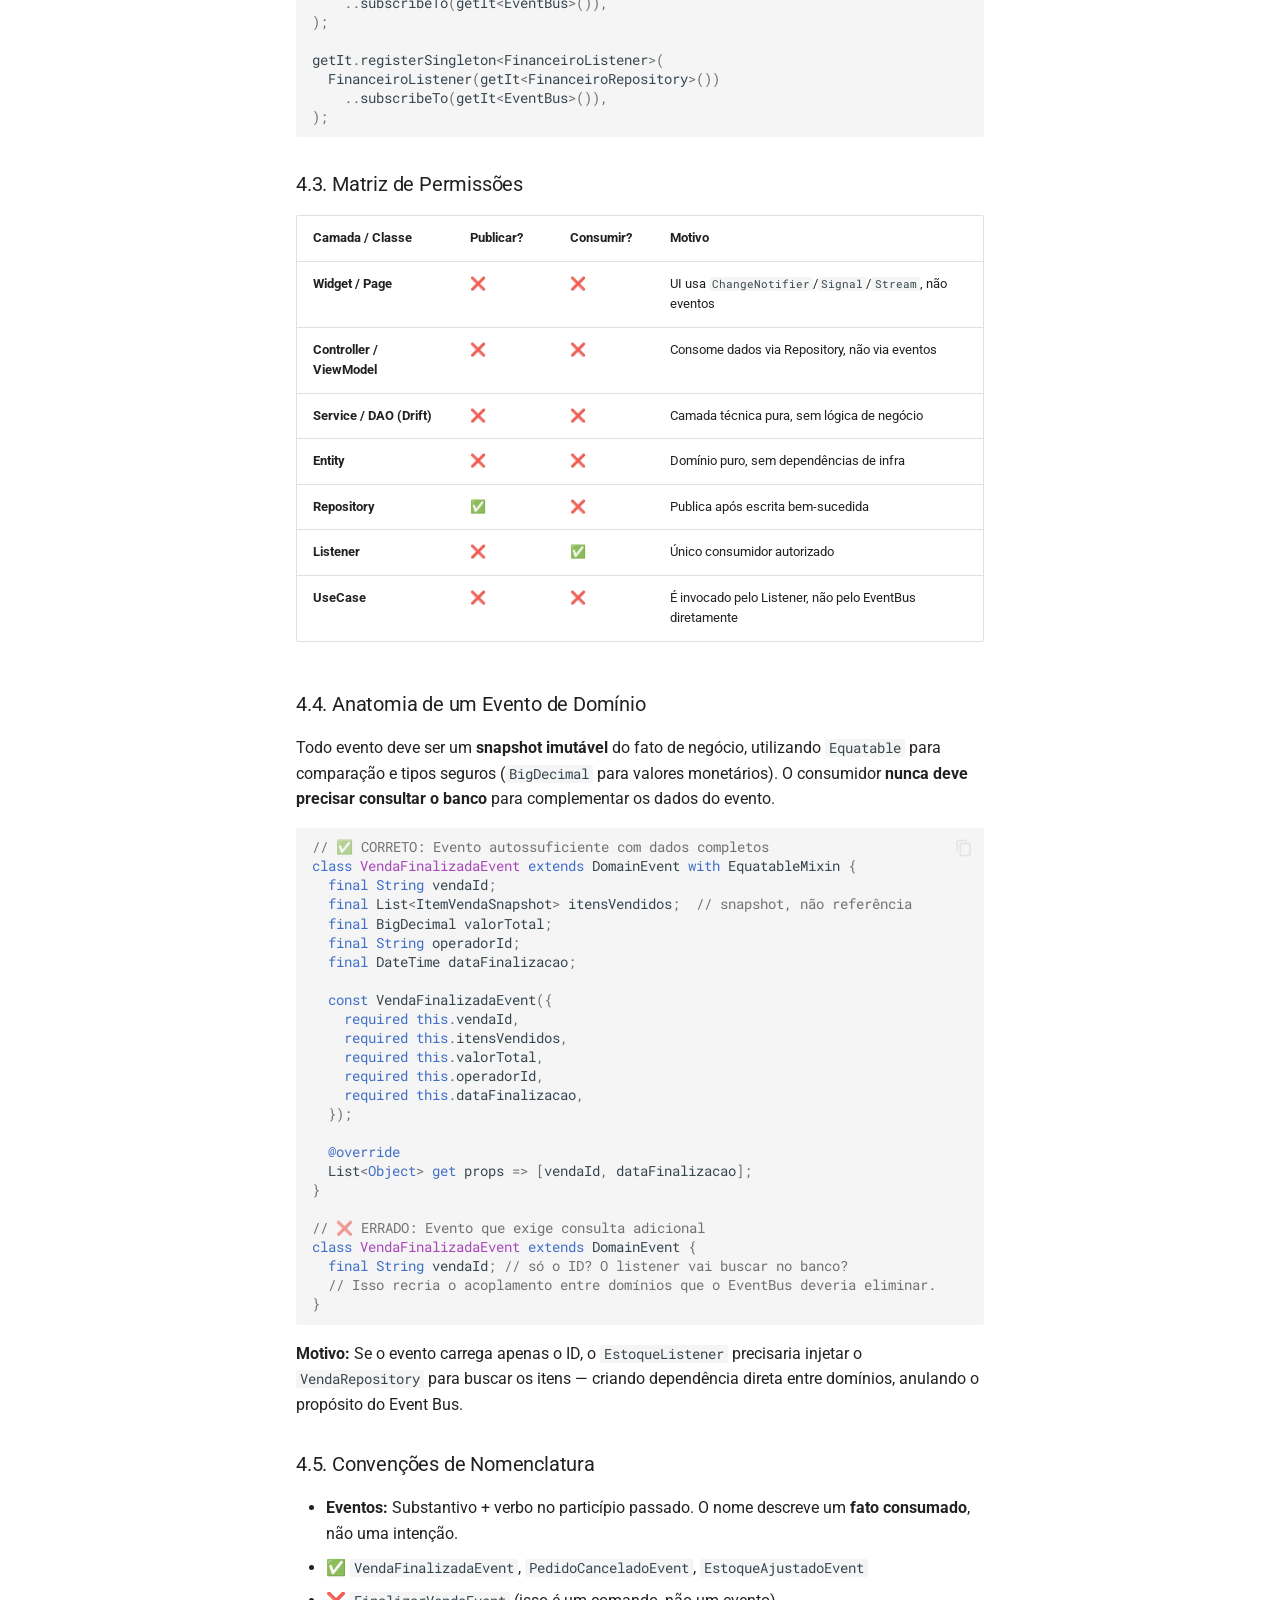
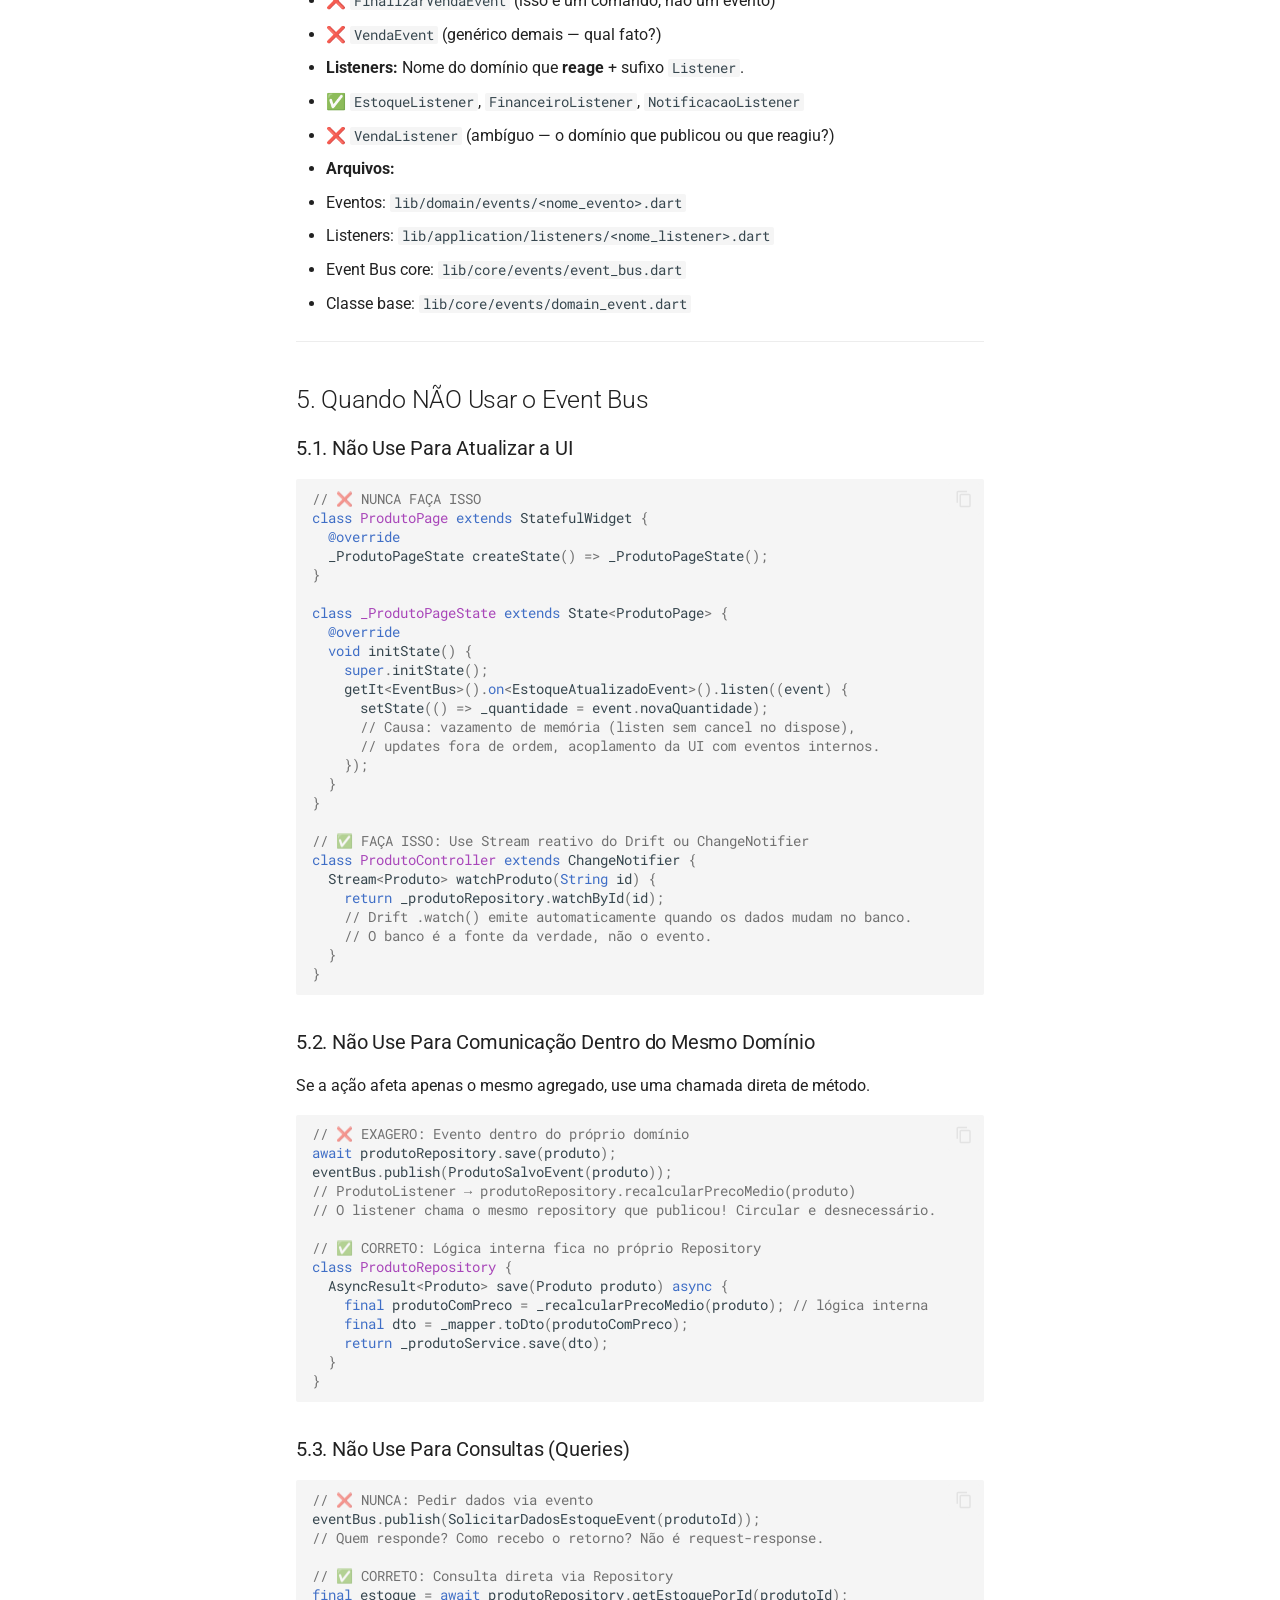
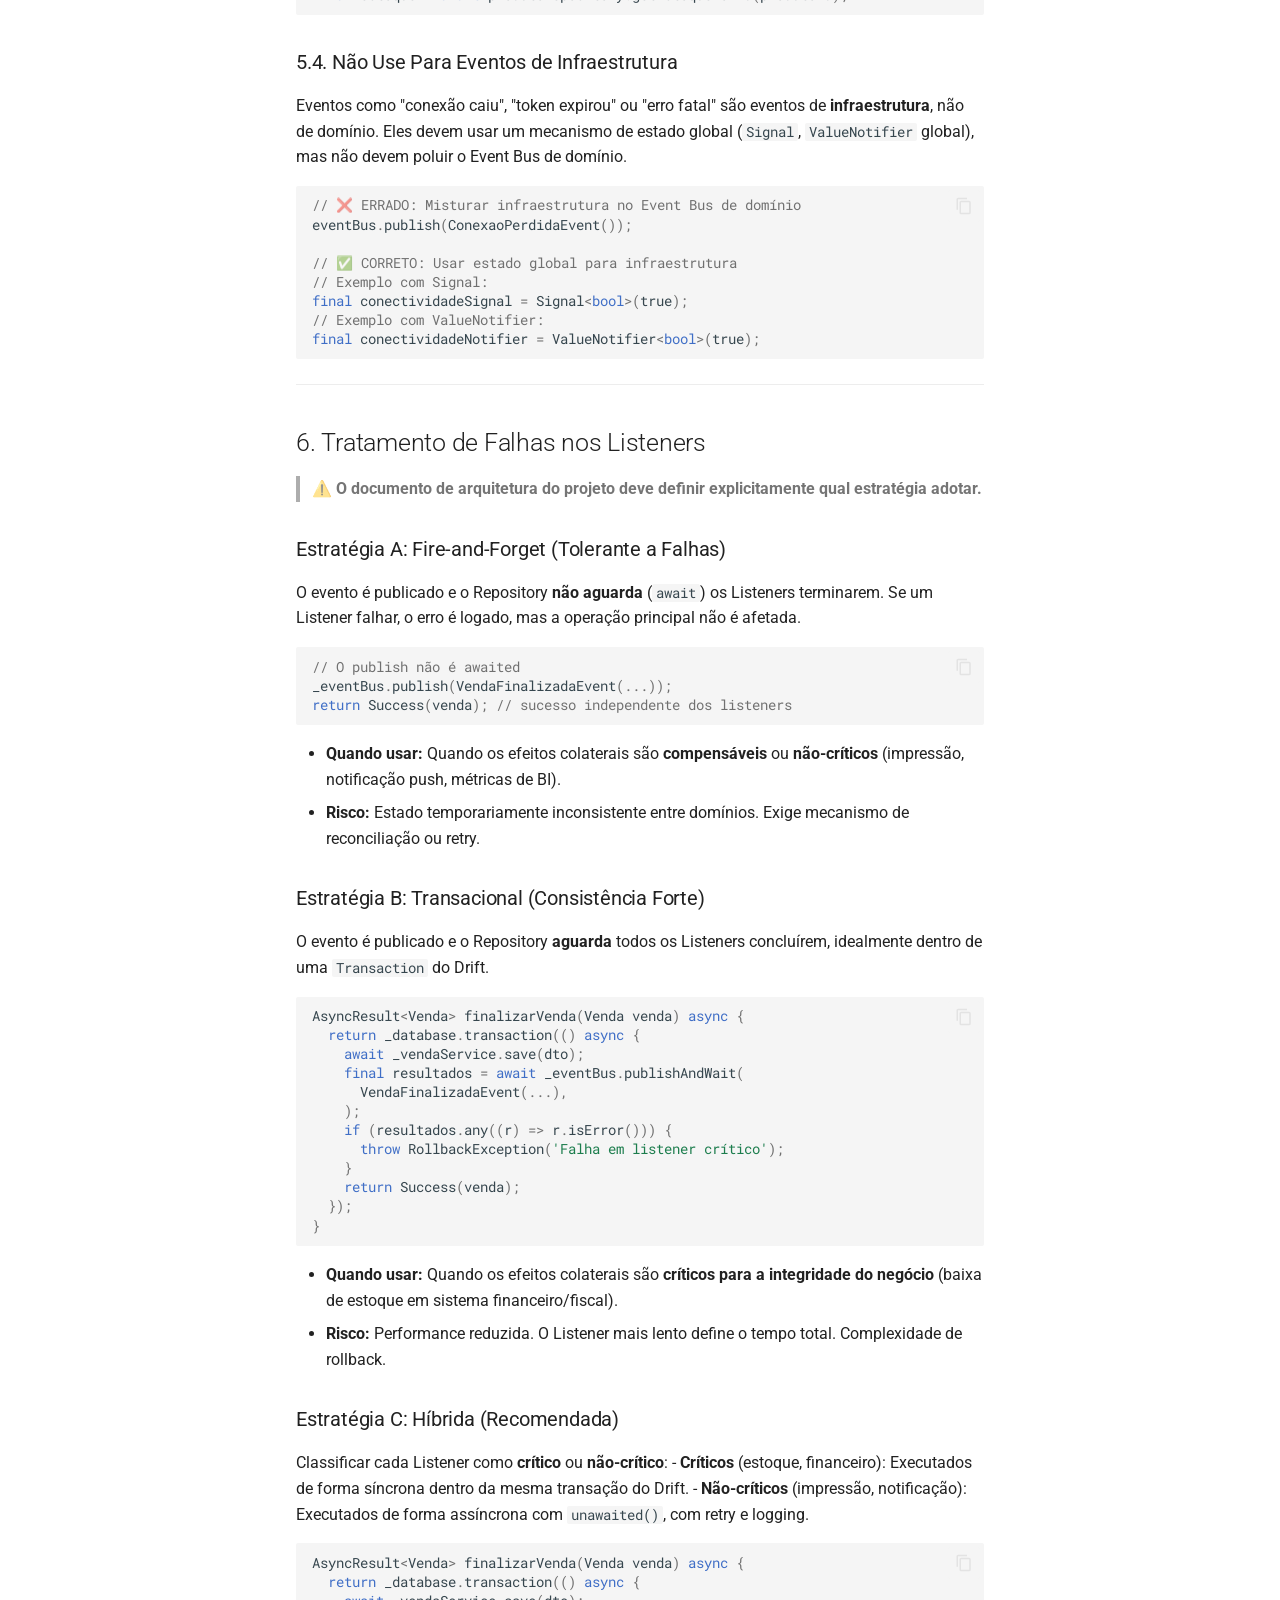
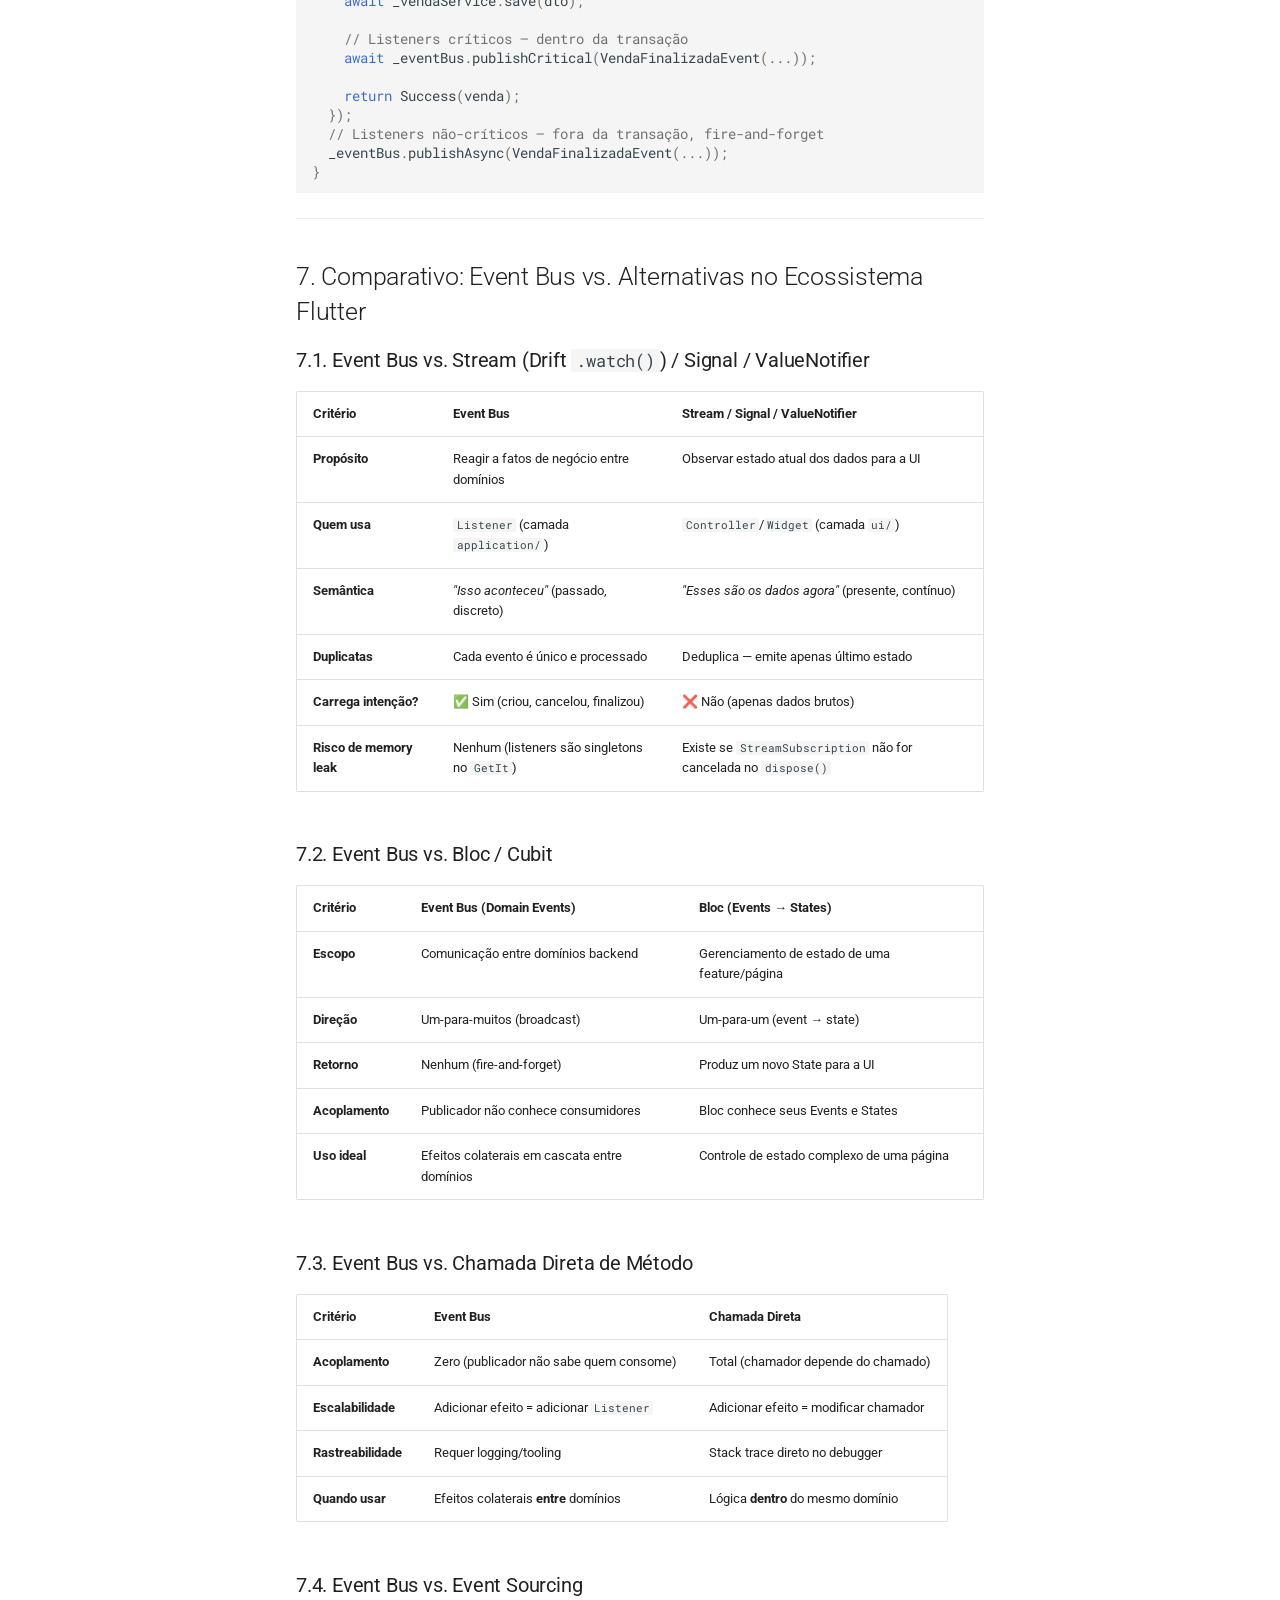
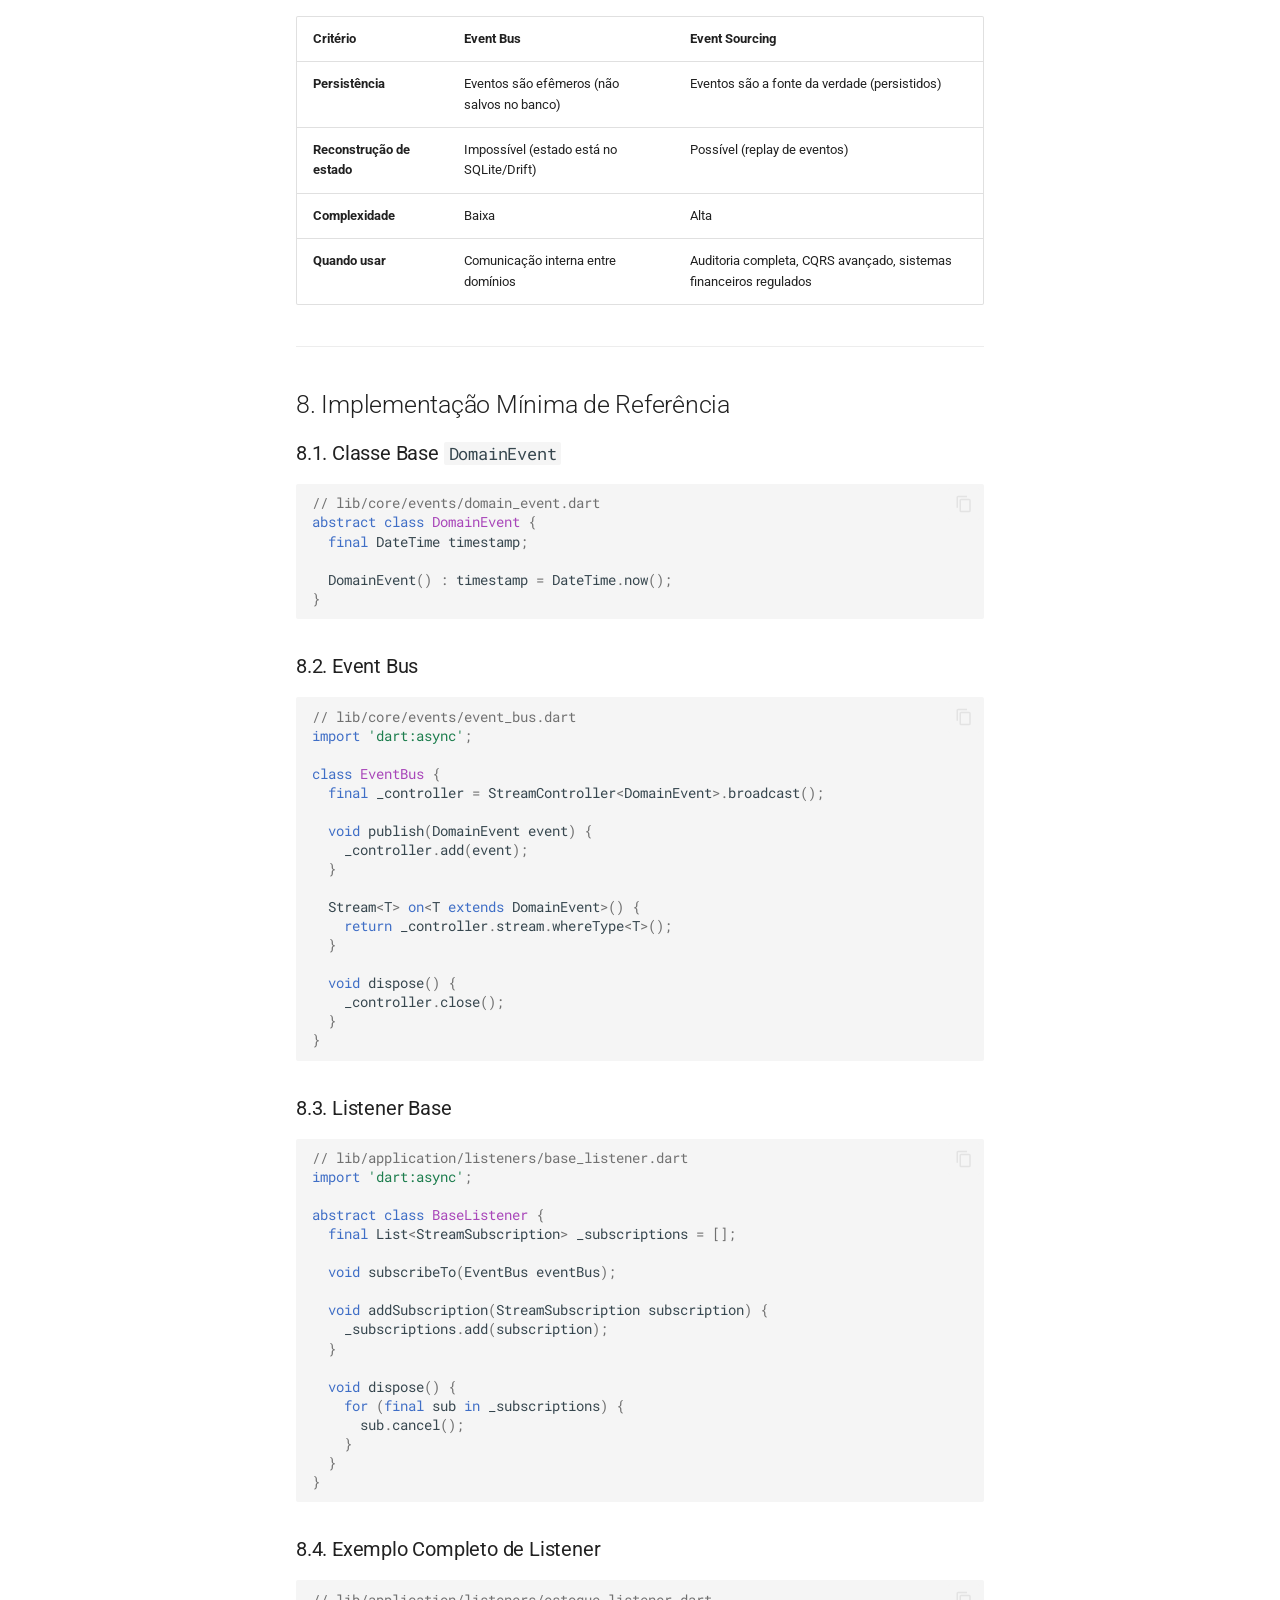
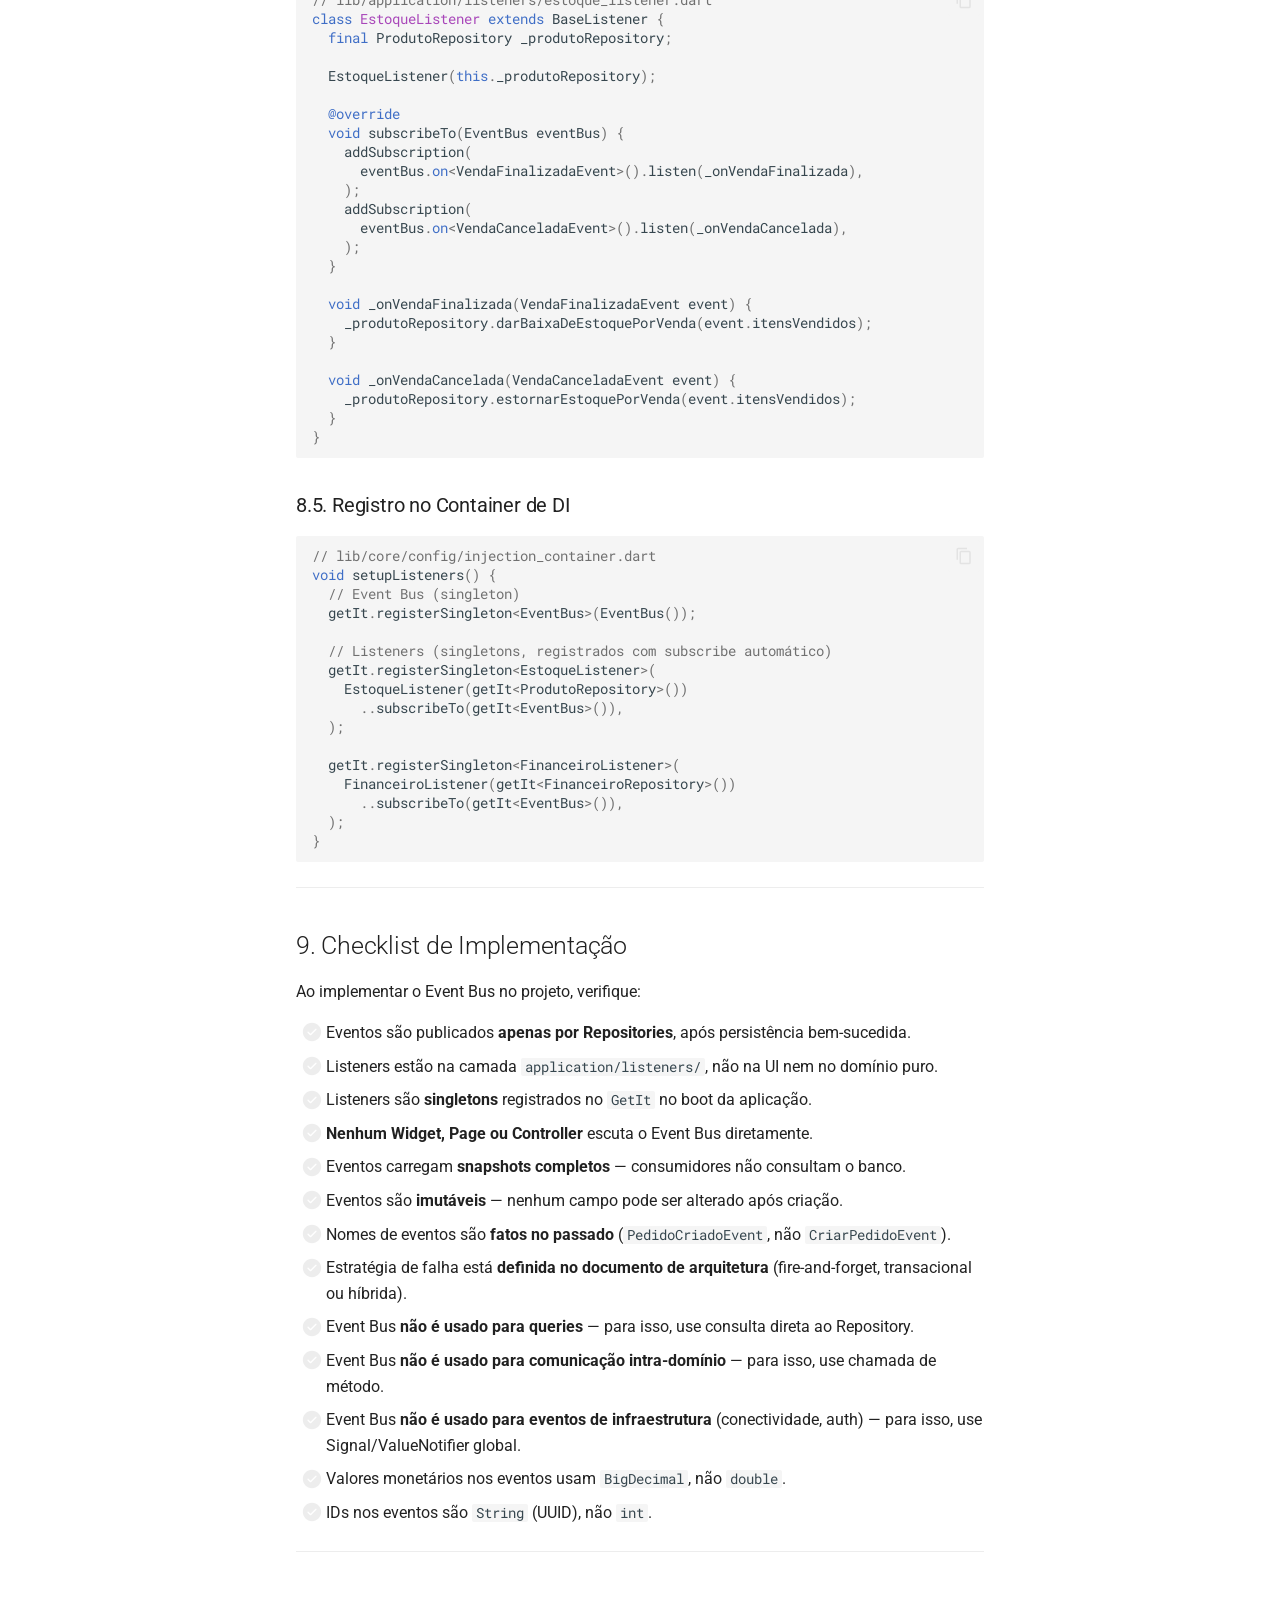
<file: Flutter/EVENT_BUS/index.html>
<!DOCTYPE html><html lang="pt" class="no-js"><head>
    
      <meta charset="utf-8">
      <meta name="viewport" content="width=device-width,initial-scale=1">
      
      
      
        <link rel="canonical" href="https://alternatribe.github.io/Flutter/EVENT_BUS/">
      
      
        <link rel="prev" href="../../Estrutura/teste/">
      
      
        <link rel="next" href="../teste/">
      
      
        
      
      
      <link rel="icon" href="../../assets/images/favicon.png">
      <meta name="generator" content="mkdocs-1.6.1, mkdocs-material-9.7.7">
    
    
      
        <title>Event Bus (Domain Events) - Central de Tutoriais AlternaTribe</title>
      
    
    
      <link rel="stylesheet" href="../../assets/stylesheets/main.ec1eaa64.min.css">
      
      


    
    
      
    
    
      
        
        
        <link rel="preconnect" href="https://fonts.gstatic.com" crossorigin="">
        <link rel="stylesheet" href="https://fonts.googleapis.com/css?family=Roboto:300,300i,400,400i,700,700i%7CRoboto+Mono:400,400i,700,700i&amp;display=fallback">
        <style>:root{--md-text-font:"Roboto";--md-code-font:"Roboto Mono"}</style>
      
    
    
      <link rel="stylesheet" href="../../stylesheets/custom.css">
    
    <script>__md_scope=new URL("../..",location),__md_hash=e=>[...e].reduce(((e,_)=>(e<<5)-e+_.charCodeAt(0)),0),__md_get=(e,_=localStorage,t=__md_scope)=>JSON.parse(_.getItem(t.pathname+"."+e)),__md_set=(e,_,t=localStorage,a=__md_scope)=>{try{t.setItem(a.pathname+"."+e,JSON.stringify(_))}catch(e){}}</script>
    
      

    
    
  <link href="../../assets/stylesheets/glightbox.min.css" rel="stylesheet"><script src="../../assets/javascripts/glightbox.min.js"></script><style id="glightbox-style">
            html.glightbox-open { overflow: initial; height: 100%; }
            .gslide-title { margin-top: 0px; user-select: text; }
            .gslide-desc { color: #666; user-select: text; }
            .gslide-image img { background: white; }
            .gscrollbar-fixer { padding-right: 15px; }
            .gdesc-inner { font-size: 0.75rem; }
            body[data-md-color-scheme="slate"] .gdesc-inner { background: var(--md-default-bg-color); }
            body[data-md-color-scheme="slate"] .gslide-title { color: var(--md-default-fg-color); }
            body[data-md-color-scheme="slate"] .gslide-desc { color: var(--md-default-fg-color); }
        </style></head>
  
  
    <body dir="ltr">
  
    
    <input class="md-toggle" data-md-toggle="drawer" type="checkbox" id="__drawer" autocomplete="off">
    <input class="md-toggle" data-md-toggle="search" type="checkbox" id="__search" autocomplete="off">
    <label class="md-overlay" for="__drawer"></label>
    <div data-md-component="skip">
      
        
        <a href="#guia-arquitetural-event-bus-domain-events-flutterdart" class="md-skip">
          Pular para conteúdo
        </a>
      
    </div>
    <div data-md-component="announce">
      
    </div>
    
    
      

  

<header class="md-header md-header--shadow" data-md-component="header">
  <nav class="md-header__inner md-grid" aria-label="Cabeçalho">
    <a href="../.." title="Central de Tutoriais AlternaTribe" class="md-header__button md-logo" aria-label="Central de Tutoriais AlternaTribe" data-md-component="logo">
      
  
  <svg xmlns="http://www.w3.org/2000/svg" viewBox="0 0 24 24"><path d="M12 8a3 3 0 0 0 3-3 3 3 0 0 0-3-3 3 3 0 0 0-3 3 3 3 0 0 0 3 3m0 3.54C9.64 9.35 6.5 8 3 8v11c3.5 0 6.64 1.35 9 3.54 2.36-2.19 5.5-3.54 9-3.54V8c-3.5 0-6.64 1.35-9 3.54"></path></svg>

    </a>
    <label class="md-header__button md-icon" for="__drawer">
      
      <svg xmlns="http://www.w3.org/2000/svg" viewBox="0 0 24 24"><path d="M3 6h18v2H3zm0 5h18v2H3zm0 5h18v2H3z"></path></svg>
    </label>
    <div class="md-header__title" data-md-component="header-title">
      <div class="md-header__ellipsis">
        <div class="md-header__topic">
          <span class="md-ellipsis">
            Central de Tutoriais AlternaTribe
          </span>
        </div>
        <div class="md-header__topic" data-md-component="header-topic">
          <span class="md-ellipsis">
            
              Event Bus (Domain Events)
            
          </span>
        </div>
      </div>
    </div>
    
    
      <script>var palette=__md_get("__palette");if(palette&&palette.color){if("(prefers-color-scheme)"===palette.color.media){var media=matchMedia("(prefers-color-scheme: light)"),input=document.querySelector(media.matches?"[data-md-color-media='(prefers-color-scheme: light)']":"[data-md-color-media='(prefers-color-scheme: dark)']");palette.color.media=input.getAttribute("data-md-color-media"),palette.color.scheme=input.getAttribute("data-md-color-scheme"),palette.color.primary=input.getAttribute("data-md-color-primary"),palette.color.accent=input.getAttribute("data-md-color-accent")}for(var[key,value]of Object.entries(palette.color))document.body.setAttribute("data-md-color-"+key,value)}</script>
    
    
    
      
      
        <label class="md-header__button md-icon" for="__search">
          
          <svg xmlns="http://www.w3.org/2000/svg" viewBox="0 0 24 24"><path d="M9.5 3A6.5 6.5 0 0 1 16 9.5c0 1.61-.59 3.09-1.56 4.23l.27.27h.79l5 5-1.5 1.5-5-5v-.79l-.27-.27A6.52 6.52 0 0 1 9.5 16 6.5 6.5 0 0 1 3 9.5 6.5 6.5 0 0 1 9.5 3m0 2C7 5 5 7 5 9.5S7 14 9.5 14 14 12 14 9.5 12 5 9.5 5"></path></svg>
        </label>
        <div class="md-search" data-md-component="search" role="dialog">
  <label class="md-search__overlay" for="__search"></label>
  <div class="md-search__inner" role="search">
    <form class="md-search__form" name="search">
      <input type="text" class="md-search__input" name="query" aria-label="Buscar" placeholder="Buscar" autocapitalize="off" autocorrect="off" autocomplete="off" spellcheck="false" data-md-component="search-query" required="">
      <label class="md-search__icon md-icon" for="__search">
        
        <svg xmlns="http://www.w3.org/2000/svg" viewBox="0 0 24 24"><path d="M9.5 3A6.5 6.5 0 0 1 16 9.5c0 1.61-.59 3.09-1.56 4.23l.27.27h.79l5 5-1.5 1.5-5-5v-.79l-.27-.27A6.52 6.52 0 0 1 9.5 16 6.5 6.5 0 0 1 3 9.5 6.5 6.5 0 0 1 9.5 3m0 2C7 5 5 7 5 9.5S7 14 9.5 14 14 12 14 9.5 12 5 9.5 5"></path></svg>
        
        <svg xmlns="http://www.w3.org/2000/svg" viewBox="0 0 24 24"><path d="M20 11v2H8l5.5 5.5-1.42 1.42L4.16 12l7.92-7.92L13.5 5.5 8 11z"></path></svg>
      </label>
      <nav class="md-search__options" aria-label="Pesquisar">
        
        <button type="reset" class="md-search__icon md-icon" title="Limpar" aria-label="Limpar" tabindex="-1">
          
          <svg xmlns="http://www.w3.org/2000/svg" viewBox="0 0 24 24"><path d="M19 6.41 17.59 5 12 10.59 6.41 5 5 6.41 10.59 12 5 17.59 6.41 19 12 13.41 17.59 19 19 17.59 13.41 12z"></path></svg>
        </button>
      </nav>
      
        <div class="md-search__suggest" data-md-component="search-suggest"></div>
      
    </form>
    <div class="md-search__output">
      <div class="md-search__scrollwrap" tabindex="0" data-md-scrollfix="">
        <div class="md-search-result" data-md-component="search-result">
          <div class="md-search-result__meta">
            Inicializando busca
          </div>
          <ol class="md-search-result__list" role="presentation"></ol>
        </div>
      </div>
    </div>
  </div>
</div>
      
    
    
  </nav>
  
</header>
    
    <div class="md-container" data-md-component="container">
      
      
        
          
        
      
      <main class="md-main" data-md-component="main">
        <div class="md-main__inner md-grid">
          
            
              
              <div class="md-sidebar md-sidebar--primary" data-md-component="sidebar" data-md-type="navigation">
                <div class="md-sidebar__scrollwrap">
                  <div class="md-sidebar__inner">
                    



<nav class="md-nav md-nav--primary" aria-label="Navegação" data-md-level="0">
  <label class="md-nav__title" for="__drawer">
    <a href="../.." title="Central de Tutoriais AlternaTribe" class="md-nav__button md-logo" aria-label="Central de Tutoriais AlternaTribe" data-md-component="logo">
      
  
  <svg xmlns="http://www.w3.org/2000/svg" viewBox="0 0 24 24"><path d="M12 8a3 3 0 0 0 3-3 3 3 0 0 0-3-3 3 3 0 0 0-3 3 3 3 0 0 0 3 3m0 3.54C9.64 9.35 6.5 8 3 8v11c3.5 0 6.64 1.35 9 3.54 2.36-2.19 5.5-3.54 9-3.54V8c-3.5 0-6.64 1.35-9 3.54"></path></svg>

    </a>
    Central de Tutoriais AlternaTribe
  </label>
  
  <ul class="md-nav__list" data-md-scrollfix="">
    
      
      
  
  
  
  
    <li class="md-nav__item">
      <a href="../.." class="md-nav__link">
        
  
  
  <span class="md-ellipsis">
    
  
    Home
  

    
  </span>
  
  

      </a>
    </li>
  

    
      
      
  
  
  
  
    <li class="md-nav__item">
      <a href="../../markdown/" class="md-nav__link">
        
  
  
  <span class="md-ellipsis">
    
  
    Markdown para MkDocs
  

    
  </span>
  
  

      </a>
    </li>
  

    
      
      
  
  
  
  
    
    
    
    
    
    <li class="md-nav__item md-nav__item--nested">
      
        
        
          
        
        <input class="md-nav__toggle md-toggle md-toggle--indeterminate" type="checkbox" id="__nav_3">
        
          
          <label class="md-nav__link" for="__nav_3" id="__nav_3_label" tabindex="0">
            
  
  
  <span class="md-ellipsis">
    
  
    Angular
  

    
  </span>
  
  

            <span class="md-nav__icon md-icon"></span>
          </label>
        
        <nav class="md-nav" data-md-level="1" aria-labelledby="__nav_3_label" aria-expanded="false">
          <label class="md-nav__title" for="__nav_3">
            <span class="md-nav__icon md-icon"></span>
            
  
    Angular
  

          </label>
          <ul class="md-nav__list" data-md-scrollfix="">
            
              
                
  
  
  
  
    <li class="md-nav__item">
      <a href="../../Angular/angular_releases/" class="md-nav__link">
        
  
  
  <span class="md-ellipsis">
    
  
    Angular Renaissance
  

    
  </span>
  
  

      </a>
    </li>
  

              
            
              
                
  
  
  
  
    <li class="md-nav__item">
      <a href="../../Angular/padronizacao_angular/" class="md-nav__link">
        
  
  
  <span class="md-ellipsis">
    
  
    Padronização de Código no Angular
  

    
  </span>
  
  

      </a>
    </li>
  

              
            
              
                
  
  
  
  
    <li class="md-nav__item">
      <a href="../../Angular/signals/" class="md-nav__link">
        
  
  
  <span class="md-ellipsis">
    
  
    SIGNALS
  

    
  </span>
  
  

      </a>
    </li>
  

              
            
          </ul>
        </nav>
      
    </li>
  

    
      
      
  
  
  
  
    
    
    
    
    
    <li class="md-nav__item md-nav__item--nested">
      
        
        
          
        
        <input class="md-nav__toggle md-toggle md-toggle--indeterminate" type="checkbox" id="__nav_4">
        
          
          <label class="md-nav__link" for="__nav_4" id="__nav_4_label" tabindex="0">
            
  
  
  <span class="md-ellipsis">
    
  
    Estrutura
  

    
  </span>
  
  

            <span class="md-nav__icon md-icon"></span>
          </label>
        
        <nav class="md-nav" data-md-level="1" aria-labelledby="__nav_4_label" aria-expanded="false">
          <label class="md-nav__title" for="__nav_4">
            <span class="md-nav__icon md-icon"></span>
            
  
    Estrutura
  

          </label>
          <ul class="md-nav__list" data-md-scrollfix="">
            
              
                
  
  
  
  
    <li class="md-nav__item">
      <a href="../../Estrutura/teste/" class="md-nav__link">
        
  
  
  <span class="md-ellipsis">
    
  
    Teste
  

    
  </span>
  
  

      </a>
    </li>
  

              
            
          </ul>
        </nav>
      
    </li>
  

    
      
      
  
  
    
  
  
  
    
    
    
    
    
    <li class="md-nav__item md-nav__item--active md-nav__item--nested">
      
        
        
        <input class="md-nav__toggle md-toggle " type="checkbox" id="__nav_5" checked="">
        
          
          <label class="md-nav__link" for="__nav_5" id="__nav_5_label" tabindex="0">
            
  
  
  <span class="md-ellipsis">
    
  
    Flutter
  

    
  </span>
  
  

            <span class="md-nav__icon md-icon"></span>
          </label>
        
        <nav class="md-nav" data-md-level="1" aria-labelledby="__nav_5_label" aria-expanded="true">
          <label class="md-nav__title" for="__nav_5">
            <span class="md-nav__icon md-icon"></span>
            
  
    Flutter
  

          </label>
          <ul class="md-nav__list" data-md-scrollfix="">
            
              
                
  
  
    
  
  
  
    <li class="md-nav__item md-nav__item--active">
      
      <input class="md-nav__toggle md-toggle" type="checkbox" id="__toc">
      
      
        
      
      
        <label class="md-nav__link md-nav__link--active" for="__toc">
          
  
  
  <span class="md-ellipsis">
    
  
    Event Bus (Domain Events)
  

    
  </span>
  
  

          <span class="md-nav__icon md-icon"></span>
        </label>
      
      <a href="./" class="md-nav__link md-nav__link--active">
        
  
  
  <span class="md-ellipsis">
    
  
    Event Bus (Domain Events)
  

    
  </span>
  
  

      </a>
      
        

<nav class="md-nav md-nav--secondary" aria-label="Índice">
  
  
  
    
  
  
    <label class="md-nav__title" for="__toc">
      <span class="md-nav__icon md-icon"></span>
      Índice
    </label>
    <ul class="md-nav__list" data-md-component="toc" data-md-scrollfix="">
      
        <li class="md-nav__item">
  <a href="#1-definicao-e-escopo" class="md-nav__link">
    <span class="md-ellipsis">
      
        1. Definição e Escopo
      
    </span>
  </a>
  
    <nav class="md-nav" aria-label="1. Definição e Escopo">
      <ul class="md-nav__list">
        
          <li class="md-nav__item">
  <a href="#11-o-que-o-event-bus-e" class="md-nav__link">
    <span class="md-ellipsis">
      
        1.1. O Que o Event Bus É
      
    </span>
  </a>
  
</li>
        
          <li class="md-nav__item">
  <a href="#12-o-que-o-event-bus-nao-e" class="md-nav__link">
    <span class="md-ellipsis">
      
        1.2. O Que o Event Bus NÃO É
      
    </span>
  </a>
  
</li>
        
      </ul>
    </nav>
  
</li>
      
        <li class="md-nav__item">
  <a href="#2-o-problema-real-que-o-event-bus-resolve" class="md-nav__link">
    <span class="md-ellipsis">
      
        2. O Problema Real Que o Event Bus Resolve
      
    </span>
  </a>
  
    <nav class="md-nav" aria-label="2. O Problema Real Que o Event Bus Resolve">
      <ul class="md-nav__list">
        
          <li class="md-nav__item">
  <a href="#21-cenario-concreto" class="md-nav__link">
    <span class="md-ellipsis">
      
        2.1. Cenário Concreto
      
    </span>
  </a>
  
</li>
        
          <li class="md-nav__item">
  <a href="#22-sem-event-bus-acoplamento-direto" class="md-nav__link">
    <span class="md-ellipsis">
      
        2.2. Sem Event Bus — Acoplamento Direto
      
    </span>
  </a>
  
</li>
        
          <li class="md-nav__item">
  <a href="#23-com-event-bus-desacoplamento" class="md-nav__link">
    <span class="md-ellipsis">
      
        2.3. Com Event Bus — Desacoplamento
      
    </span>
  </a>
  
</li>
        
      </ul>
    </nav>
  
</li>
      
        <li class="md-nav__item">
  <a href="#3-por-que-streams-signals-valuenotifier-nao-substituem-o-event-bus" class="md-nav__link">
    <span class="md-ellipsis">
      
        3. Por Que Streams / Signals / ValueNotifier NÃO Substituem o Event Bus
      
    </span>
  </a>
  
    <nav class="md-nav" aria-label="3. Por Que Streams / Signals / ValueNotifier NÃO Substituem o Event Bus">
      <ul class="md-nav__list">
        
          <li class="md-nav__item">
  <a href="#31-a-diferenca-semantica-fundamental" class="md-nav__link">
    <span class="md-ellipsis">
      
        3.1. A Diferença Semântica Fundamental
      
    </span>
  </a>
  
</li>
        
          <li class="md-nav__item">
  <a href="#32-prova-por-contradicao" class="md-nav__link">
    <span class="md-ellipsis">
      
        3.2. Prova por Contradição
      
    </span>
  </a>
  
</li>
        
          <li class="md-nav__item">
  <a href="#33-analogia-operacional" class="md-nav__link">
    <span class="md-ellipsis">
      
        3.3. Analogia Operacional
      
    </span>
  </a>
  
</li>
        
          <li class="md-nav__item">
  <a href="#34-resumo-visual-cada-ferramenta-para-seu-problema" class="md-nav__link">
    <span class="md-ellipsis">
      
        3.4. Resumo Visual: Cada Ferramenta Para Seu Problema
      
    </span>
  </a>
  
</li>
        
      </ul>
    </nav>
  
</li>
      
        <li class="md-nav__item">
  <a href="#4-regras-de-uso" class="md-nav__link">
    <span class="md-ellipsis">
      
        4. Regras de Uso
      
    </span>
  </a>
  
    <nav class="md-nav" aria-label="4. Regras de Uso">
      <ul class="md-nav__list">
        
          <li class="md-nav__item">
  <a href="#41-quem-publica-eventos" class="md-nav__link">
    <span class="md-ellipsis">
      
        4.1. Quem PUBLICA Eventos
      
    </span>
  </a>
  
</li>
        
          <li class="md-nav__item">
  <a href="#42-quem-consome-eventos" class="md-nav__link">
    <span class="md-ellipsis">
      
        4.2. Quem CONSOME Eventos
      
    </span>
  </a>
  
</li>
        
          <li class="md-nav__item">
  <a href="#43-matriz-de-permissoes" class="md-nav__link">
    <span class="md-ellipsis">
      
        4.3. Matriz de Permissões
      
    </span>
  </a>
  
</li>
        
          <li class="md-nav__item">
  <a href="#44-anatomia-de-um-evento-de-dominio" class="md-nav__link">
    <span class="md-ellipsis">
      
        4.4. Anatomia de um Evento de Domínio
      
    </span>
  </a>
  
</li>
        
          <li class="md-nav__item">
  <a href="#45-convencoes-de-nomenclatura" class="md-nav__link">
    <span class="md-ellipsis">
      
        4.5. Convenções de Nomenclatura
      
    </span>
  </a>
  
</li>
        
      </ul>
    </nav>
  
</li>
      
        <li class="md-nav__item">
  <a href="#5-quando-nao-usar-o-event-bus" class="md-nav__link">
    <span class="md-ellipsis">
      
        5. Quando NÃO Usar o Event Bus
      
    </span>
  </a>
  
    <nav class="md-nav" aria-label="5. Quando NÃO Usar o Event Bus">
      <ul class="md-nav__list">
        
          <li class="md-nav__item">
  <a href="#51-nao-use-para-atualizar-a-ui" class="md-nav__link">
    <span class="md-ellipsis">
      
        5.1. Não Use Para Atualizar a UI
      
    </span>
  </a>
  
</li>
        
          <li class="md-nav__item">
  <a href="#52-nao-use-para-comunicacao-dentro-do-mesmo-dominio" class="md-nav__link">
    <span class="md-ellipsis">
      
        5.2. Não Use Para Comunicação Dentro do Mesmo Domínio
      
    </span>
  </a>
  
</li>
        
          <li class="md-nav__item">
  <a href="#53-nao-use-para-consultas-queries" class="md-nav__link">
    <span class="md-ellipsis">
      
        5.3. Não Use Para Consultas (Queries)
      
    </span>
  </a>
  
</li>
        
          <li class="md-nav__item">
  <a href="#54-nao-use-para-eventos-de-infraestrutura" class="md-nav__link">
    <span class="md-ellipsis">
      
        5.4. Não Use Para Eventos de Infraestrutura
      
    </span>
  </a>
  
</li>
        
      </ul>
    </nav>
  
</li>
      
        <li class="md-nav__item">
  <a href="#6-tratamento-de-falhas-nos-listeners" class="md-nav__link">
    <span class="md-ellipsis">
      
        6. Tratamento de Falhas nos Listeners
      
    </span>
  </a>
  
    <nav class="md-nav" aria-label="6. Tratamento de Falhas nos Listeners">
      <ul class="md-nav__list">
        
          <li class="md-nav__item">
  <a href="#estrategia-a-fire-and-forget-tolerante-a-falhas" class="md-nav__link">
    <span class="md-ellipsis">
      
        Estratégia A: Fire-and-Forget (Tolerante a Falhas)
      
    </span>
  </a>
  
</li>
        
          <li class="md-nav__item">
  <a href="#estrategia-b-transacional-consistencia-forte" class="md-nav__link">
    <span class="md-ellipsis">
      
        Estratégia B: Transacional (Consistência Forte)
      
    </span>
  </a>
  
</li>
        
          <li class="md-nav__item">
  <a href="#estrategia-c-hibrida-recomendada" class="md-nav__link">
    <span class="md-ellipsis">
      
        Estratégia C: Híbrida (Recomendada)
      
    </span>
  </a>
  
</li>
        
      </ul>
    </nav>
  
</li>
      
        <li class="md-nav__item">
  <a href="#7-comparativo-event-bus-vs-alternativas-no-ecossistema-flutter" class="md-nav__link">
    <span class="md-ellipsis">
      
        7. Comparativo: Event Bus vs. Alternativas no Ecossistema Flutter
      
    </span>
  </a>
  
    <nav class="md-nav" aria-label="7. Comparativo: Event Bus vs. Alternativas no Ecossistema Flutter">
      <ul class="md-nav__list">
        
          <li class="md-nav__item">
  <a href="#71-event-bus-vs-stream-drift-watch-signal-valuenotifier" class="md-nav__link">
    <span class="md-ellipsis">
      
        7.1. Event Bus vs. Stream (Drift .watch()) / Signal / ValueNotifier
      
    </span>
  </a>
  
</li>
        
          <li class="md-nav__item">
  <a href="#72-event-bus-vs-bloc-cubit" class="md-nav__link">
    <span class="md-ellipsis">
      
        7.2. Event Bus vs. Bloc / Cubit
      
    </span>
  </a>
  
</li>
        
          <li class="md-nav__item">
  <a href="#73-event-bus-vs-chamada-direta-de-metodo" class="md-nav__link">
    <span class="md-ellipsis">
      
        7.3. Event Bus vs. Chamada Direta de Método
      
    </span>
  </a>
  
</li>
        
          <li class="md-nav__item">
  <a href="#74-event-bus-vs-event-sourcing" class="md-nav__link">
    <span class="md-ellipsis">
      
        7.4. Event Bus vs. Event Sourcing
      
    </span>
  </a>
  
</li>
        
      </ul>
    </nav>
  
</li>
      
        <li class="md-nav__item">
  <a href="#8-implementacao-minima-de-referencia" class="md-nav__link">
    <span class="md-ellipsis">
      
        8. Implementação Mínima de Referência
      
    </span>
  </a>
  
    <nav class="md-nav" aria-label="8. Implementação Mínima de Referência">
      <ul class="md-nav__list">
        
          <li class="md-nav__item">
  <a href="#81-classe-base-domainevent" class="md-nav__link">
    <span class="md-ellipsis">
      
        8.1. Classe Base DomainEvent
      
    </span>
  </a>
  
</li>
        
          <li class="md-nav__item">
  <a href="#82-event-bus" class="md-nav__link">
    <span class="md-ellipsis">
      
        8.2. Event Bus
      
    </span>
  </a>
  
</li>
        
          <li class="md-nav__item">
  <a href="#83-listener-base" class="md-nav__link">
    <span class="md-ellipsis">
      
        8.3. Listener Base
      
    </span>
  </a>
  
</li>
        
          <li class="md-nav__item">
  <a href="#84-exemplo-completo-de-listener" class="md-nav__link">
    <span class="md-ellipsis">
      
        8.4. Exemplo Completo de Listener
      
    </span>
  </a>
  
</li>
        
          <li class="md-nav__item">
  <a href="#85-registro-no-container-de-di" class="md-nav__link">
    <span class="md-ellipsis">
      
        8.5. Registro no Container de DI
      
    </span>
  </a>
  
</li>
        
      </ul>
    </nav>
  
</li>
      
        <li class="md-nav__item">
  <a href="#9-checklist-de-implementacao" class="md-nav__link">
    <span class="md-ellipsis">
      
        9. Checklist de Implementação
      
    </span>
  </a>
  
</li>
      
        <li class="md-nav__item">
  <a href="#10-resumo-executivo" class="md-nav__link">
    <span class="md-ellipsis">
      
        10. Resumo Executivo
      
    </span>
  </a>
  
</li>
      
    </ul>
  
</nav>
      
    </li>
  

              
            
              
                
  
  
  
  
    <li class="md-nav__item">
      <a href="../teste/" class="md-nav__link">
        
  
  
  <span class="md-ellipsis">
    
  
    Flutter
  

    
  </span>
  
  

      </a>
    </li>
  

              
            
          </ul>
        </nav>
      
    </li>
  

    
      
      
  
  
  
  
    
    
    
    
    
    <li class="md-nav__item md-nav__item--nested">
      
        
        
          
        
        <input class="md-nav__toggle md-toggle md-toggle--indeterminate" type="checkbox" id="__nav_6">
        
          
          <label class="md-nav__link" for="__nav_6" id="__nav_6_label" tabindex="0">
            
  
  
  <span class="md-ellipsis">
    
  
    SpringBoot
  

    
  </span>
  
  

            <span class="md-nav__icon md-icon"></span>
          </label>
        
        <nav class="md-nav" data-md-level="1" aria-labelledby="__nav_6_label" aria-expanded="false">
          <label class="md-nav__title" for="__nav_6">
            <span class="md-nav__icon md-icon"></span>
            
  
    SpringBoot
  

          </label>
          <ul class="md-nav__list" data-md-scrollfix="">
            
              
                
  
  
  
  
    <li class="md-nav__item">
      <a href="../../SpringBoot/padronizacao_springboot/" class="md-nav__link">
        
  
  
  <span class="md-ellipsis">
    
  
    Padronização de Código no Spring Boot
  

    
  </span>
  
  

      </a>
    </li>
  

              
            
          </ul>
        </nav>
      
    </li>
  

    
      
      
  
  
  
  
    
    
    
    
    
    <li class="md-nav__item md-nav__item--nested">
      
        
        
          
        
        <input class="md-nav__toggle md-toggle md-toggle--indeterminate" type="checkbox" id="__nav_7">
        
          
          <label class="md-nav__link" for="__nav_7" id="__nav_7_label" tabindex="0">
            
  
  
  <span class="md-ellipsis">
    
  
    Versionamento
  

    
  </span>
  
  

            <span class="md-nav__icon md-icon"></span>
          </label>
        
        <nav class="md-nav" data-md-level="1" aria-labelledby="__nav_7_label" aria-expanded="false">
          <label class="md-nav__title" for="__nav_7">
            <span class="md-nav__icon md-icon"></span>
            
  
    Versionamento
  

          </label>
          <ul class="md-nav__list" data-md-scrollfix="">
            
              
                
  
  
  
  
    <li class="md-nav__item">
      <a href="../../Versionamento/semver_git/" class="md-nav__link">
        
  
  
  <span class="md-ellipsis">
    
  
    Versionamento Automático no Git
  

    
  </span>
  
  

      </a>
    </li>
  

              
            
          </ul>
        </nav>
      
    </li>
  

    
  </ul>
</nav>
                  </div>
                </div>
              </div>
            
            
              
              <div class="md-sidebar md-sidebar--secondary" data-md-component="sidebar" data-md-type="toc">
                <div class="md-sidebar__scrollwrap">
                  <div class="md-sidebar__inner">
                    

<nav class="md-nav md-nav--secondary" aria-label="Índice">
  
  
  
    
  
  
    <label class="md-nav__title" for="__toc">
      <span class="md-nav__icon md-icon"></span>
      Índice
    </label>
    <ul class="md-nav__list" data-md-component="toc" data-md-scrollfix="">
      
        <li class="md-nav__item">
  <a href="#1-definicao-e-escopo" class="md-nav__link">
    <span class="md-ellipsis">
      
        1. Definição e Escopo
      
    </span>
  </a>
  
    <nav class="md-nav" aria-label="1. Definição e Escopo">
      <ul class="md-nav__list">
        
          <li class="md-nav__item">
  <a href="#11-o-que-o-event-bus-e" class="md-nav__link">
    <span class="md-ellipsis">
      
        1.1. O Que o Event Bus É
      
    </span>
  </a>
  
</li>
        
          <li class="md-nav__item">
  <a href="#12-o-que-o-event-bus-nao-e" class="md-nav__link">
    <span class="md-ellipsis">
      
        1.2. O Que o Event Bus NÃO É
      
    </span>
  </a>
  
</li>
        
      </ul>
    </nav>
  
</li>
      
        <li class="md-nav__item">
  <a href="#2-o-problema-real-que-o-event-bus-resolve" class="md-nav__link">
    <span class="md-ellipsis">
      
        2. O Problema Real Que o Event Bus Resolve
      
    </span>
  </a>
  
    <nav class="md-nav" aria-label="2. O Problema Real Que o Event Bus Resolve">
      <ul class="md-nav__list">
        
          <li class="md-nav__item">
  <a href="#21-cenario-concreto" class="md-nav__link">
    <span class="md-ellipsis">
      
        2.1. Cenário Concreto
      
    </span>
  </a>
  
</li>
        
          <li class="md-nav__item">
  <a href="#22-sem-event-bus-acoplamento-direto" class="md-nav__link">
    <span class="md-ellipsis">
      
        2.2. Sem Event Bus — Acoplamento Direto
      
    </span>
  </a>
  
</li>
        
          <li class="md-nav__item">
  <a href="#23-com-event-bus-desacoplamento" class="md-nav__link">
    <span class="md-ellipsis">
      
        2.3. Com Event Bus — Desacoplamento
      
    </span>
  </a>
  
</li>
        
      </ul>
    </nav>
  
</li>
      
        <li class="md-nav__item">
  <a href="#3-por-que-streams-signals-valuenotifier-nao-substituem-o-event-bus" class="md-nav__link">
    <span class="md-ellipsis">
      
        3. Por Que Streams / Signals / ValueNotifier NÃO Substituem o Event Bus
      
    </span>
  </a>
  
    <nav class="md-nav" aria-label="3. Por Que Streams / Signals / ValueNotifier NÃO Substituem o Event Bus">
      <ul class="md-nav__list">
        
          <li class="md-nav__item">
  <a href="#31-a-diferenca-semantica-fundamental" class="md-nav__link">
    <span class="md-ellipsis">
      
        3.1. A Diferença Semântica Fundamental
      
    </span>
  </a>
  
</li>
        
          <li class="md-nav__item">
  <a href="#32-prova-por-contradicao" class="md-nav__link">
    <span class="md-ellipsis">
      
        3.2. Prova por Contradição
      
    </span>
  </a>
  
</li>
        
          <li class="md-nav__item">
  <a href="#33-analogia-operacional" class="md-nav__link">
    <span class="md-ellipsis">
      
        3.3. Analogia Operacional
      
    </span>
  </a>
  
</li>
        
          <li class="md-nav__item">
  <a href="#34-resumo-visual-cada-ferramenta-para-seu-problema" class="md-nav__link">
    <span class="md-ellipsis">
      
        3.4. Resumo Visual: Cada Ferramenta Para Seu Problema
      
    </span>
  </a>
  
</li>
        
      </ul>
    </nav>
  
</li>
      
        <li class="md-nav__item">
  <a href="#4-regras-de-uso" class="md-nav__link">
    <span class="md-ellipsis">
      
        4. Regras de Uso
      
    </span>
  </a>
  
    <nav class="md-nav" aria-label="4. Regras de Uso">
      <ul class="md-nav__list">
        
          <li class="md-nav__item">
  <a href="#41-quem-publica-eventos" class="md-nav__link">
    <span class="md-ellipsis">
      
        4.1. Quem PUBLICA Eventos
      
    </span>
  </a>
  
</li>
        
          <li class="md-nav__item">
  <a href="#42-quem-consome-eventos" class="md-nav__link">
    <span class="md-ellipsis">
      
        4.2. Quem CONSOME Eventos
      
    </span>
  </a>
  
</li>
        
          <li class="md-nav__item">
  <a href="#43-matriz-de-permissoes" class="md-nav__link">
    <span class="md-ellipsis">
      
        4.3. Matriz de Permissões
      
    </span>
  </a>
  
</li>
        
          <li class="md-nav__item">
  <a href="#44-anatomia-de-um-evento-de-dominio" class="md-nav__link">
    <span class="md-ellipsis">
      
        4.4. Anatomia de um Evento de Domínio
      
    </span>
  </a>
  
</li>
        
          <li class="md-nav__item">
  <a href="#45-convencoes-de-nomenclatura" class="md-nav__link">
    <span class="md-ellipsis">
      
        4.5. Convenções de Nomenclatura
      
    </span>
  </a>
  
</li>
        
      </ul>
    </nav>
  
</li>
      
        <li class="md-nav__item">
  <a href="#5-quando-nao-usar-o-event-bus" class="md-nav__link">
    <span class="md-ellipsis">
      
        5. Quando NÃO Usar o Event Bus
      
    </span>
  </a>
  
    <nav class="md-nav" aria-label="5. Quando NÃO Usar o Event Bus">
      <ul class="md-nav__list">
        
          <li class="md-nav__item">
  <a href="#51-nao-use-para-atualizar-a-ui" class="md-nav__link">
    <span class="md-ellipsis">
      
        5.1. Não Use Para Atualizar a UI
      
    </span>
  </a>
  
</li>
        
          <li class="md-nav__item">
  <a href="#52-nao-use-para-comunicacao-dentro-do-mesmo-dominio" class="md-nav__link">
    <span class="md-ellipsis">
      
        5.2. Não Use Para Comunicação Dentro do Mesmo Domínio
      
    </span>
  </a>
  
</li>
        
          <li class="md-nav__item">
  <a href="#53-nao-use-para-consultas-queries" class="md-nav__link">
    <span class="md-ellipsis">
      
        5.3. Não Use Para Consultas (Queries)
      
    </span>
  </a>
  
</li>
        
          <li class="md-nav__item">
  <a href="#54-nao-use-para-eventos-de-infraestrutura" class="md-nav__link">
    <span class="md-ellipsis">
      
        5.4. Não Use Para Eventos de Infraestrutura
      
    </span>
  </a>
  
</li>
        
      </ul>
    </nav>
  
</li>
      
        <li class="md-nav__item">
  <a href="#6-tratamento-de-falhas-nos-listeners" class="md-nav__link">
    <span class="md-ellipsis">
      
        6. Tratamento de Falhas nos Listeners
      
    </span>
  </a>
  
    <nav class="md-nav" aria-label="6. Tratamento de Falhas nos Listeners">
      <ul class="md-nav__list">
        
          <li class="md-nav__item">
  <a href="#estrategia-a-fire-and-forget-tolerante-a-falhas" class="md-nav__link">
    <span class="md-ellipsis">
      
        Estratégia A: Fire-and-Forget (Tolerante a Falhas)
      
    </span>
  </a>
  
</li>
        
          <li class="md-nav__item">
  <a href="#estrategia-b-transacional-consistencia-forte" class="md-nav__link">
    <span class="md-ellipsis">
      
        Estratégia B: Transacional (Consistência Forte)
      
    </span>
  </a>
  
</li>
        
          <li class="md-nav__item">
  <a href="#estrategia-c-hibrida-recomendada" class="md-nav__link">
    <span class="md-ellipsis">
      
        Estratégia C: Híbrida (Recomendada)
      
    </span>
  </a>
  
</li>
        
      </ul>
    </nav>
  
</li>
      
        <li class="md-nav__item">
  <a href="#7-comparativo-event-bus-vs-alternativas-no-ecossistema-flutter" class="md-nav__link">
    <span class="md-ellipsis">
      
        7. Comparativo: Event Bus vs. Alternativas no Ecossistema Flutter
      
    </span>
  </a>
  
    <nav class="md-nav" aria-label="7. Comparativo: Event Bus vs. Alternativas no Ecossistema Flutter">
      <ul class="md-nav__list">
        
          <li class="md-nav__item">
  <a href="#71-event-bus-vs-stream-drift-watch-signal-valuenotifier" class="md-nav__link">
    <span class="md-ellipsis">
      
        7.1. Event Bus vs. Stream (Drift .watch()) / Signal / ValueNotifier
      
    </span>
  </a>
  
</li>
        
          <li class="md-nav__item">
  <a href="#72-event-bus-vs-bloc-cubit" class="md-nav__link">
    <span class="md-ellipsis">
      
        7.2. Event Bus vs. Bloc / Cubit
      
    </span>
  </a>
  
</li>
        
          <li class="md-nav__item">
  <a href="#73-event-bus-vs-chamada-direta-de-metodo" class="md-nav__link">
    <span class="md-ellipsis">
      
        7.3. Event Bus vs. Chamada Direta de Método
      
    </span>
  </a>
  
</li>
        
          <li class="md-nav__item">
  <a href="#74-event-bus-vs-event-sourcing" class="md-nav__link">
    <span class="md-ellipsis">
      
        7.4. Event Bus vs. Event Sourcing
      
    </span>
  </a>
  
</li>
        
      </ul>
    </nav>
  
</li>
      
        <li class="md-nav__item">
  <a href="#8-implementacao-minima-de-referencia" class="md-nav__link">
    <span class="md-ellipsis">
      
        8. Implementação Mínima de Referência
      
    </span>
  </a>
  
    <nav class="md-nav" aria-label="8. Implementação Mínima de Referência">
      <ul class="md-nav__list">
        
          <li class="md-nav__item">
  <a href="#81-classe-base-domainevent" class="md-nav__link">
    <span class="md-ellipsis">
      
        8.1. Classe Base DomainEvent
      
    </span>
  </a>
  
</li>
        
          <li class="md-nav__item">
  <a href="#82-event-bus" class="md-nav__link">
    <span class="md-ellipsis">
      
        8.2. Event Bus
      
    </span>
  </a>
  
</li>
        
          <li class="md-nav__item">
  <a href="#83-listener-base" class="md-nav__link">
    <span class="md-ellipsis">
      
        8.3. Listener Base
      
    </span>
  </a>
  
</li>
        
          <li class="md-nav__item">
  <a href="#84-exemplo-completo-de-listener" class="md-nav__link">
    <span class="md-ellipsis">
      
        8.4. Exemplo Completo de Listener
      
    </span>
  </a>
  
</li>
        
          <li class="md-nav__item">
  <a href="#85-registro-no-container-de-di" class="md-nav__link">
    <span class="md-ellipsis">
      
        8.5. Registro no Container de DI
      
    </span>
  </a>
  
</li>
        
      </ul>
    </nav>
  
</li>
      
        <li class="md-nav__item">
  <a href="#9-checklist-de-implementacao" class="md-nav__link">
    <span class="md-ellipsis">
      
        9. Checklist de Implementação
      
    </span>
  </a>
  
</li>
      
        <li class="md-nav__item">
  <a href="#10-resumo-executivo" class="md-nav__link">
    <span class="md-ellipsis">
      
        10. Resumo Executivo
      
    </span>
  </a>
  
</li>
      
    </ul>
  
</nav>
                  </div>
                </div>
              </div>
            
          
          
            <div class="md-content" data-md-component="content">
              
              <article class="md-content__inner md-typeset">
                
                  



<h1 id="guia-arquitetural-event-bus-domain-events-flutterdart">Guia Arquitetural: Event Bus (Domain Events) — Flutter/Dart</h1>
<blockquote>
<p><strong>Propósito deste documento:</strong> Servir como referência arquitetural autossuficiente sobre o uso correto do padrão Event Bus (Domain Events) em projetos Flutter/Dart que adotam arquitetura em camadas (MVVM, MVC, Clean Architecture, Hexagonal, etc.). Adapte os exemplos de estrutura de pastas e injeção de dependência à convenção do seu projeto.</p>
</blockquote>
<hr>
<h2 id="1-definicao-e-escopo">1. Definição e Escopo</h2>
<p>O Event Bus é um <strong>mediador interno</strong> usado exclusivamente para orquestrar <strong>efeitos colaterais entre agregados de domínio diferentes</strong> após uma operação de escrita bem-sucedida. Ele implementa o padrão <strong>Domain Events</strong> do Domain-Driven Design (DDD).</p>
<p>Em outras palavras, ele comunica eventos entre domínios diferentes, permitindo que não tenham acoplamento entre si. Assim, quem publica o evento não precisa saber da existência de outros módulos, mas todos os listeners inscritos (quem está escutando) saberão que a ação ocorreu (por ex.: houve uma alteração nos dados do domínio).</p>
<h3 id="11-o-que-o-event-bus-e">1.1. O Que o Event Bus É</h3>
<ul>
<li>Um canal de comunicação <strong>unidirecional</strong> entre domínios de negócio.</li>
<li>Restrito à <strong>camada de aplicação/orquestração</strong> (<code>application/listeners/</code>), invisível para a UI.</li>
<li>O mecanismo que garante o <strong>Open/Closed Principle</strong> entre domínios: adicionar um novo efeito colateral significa adicionar um novo <code>Listener</code>, sem modificar o código que publica o evento.</li>
</ul>
<h3 id="12-o-que-o-event-bus-nao-e">1.2. O Que o Event Bus NÃO É</h3>
<ul>
<li><strong>Não é</strong> um barramento de mensagens entre Widgets e Repositories.</li>
<li><strong>Não é</strong> um mecanismo de atualização reativa de telas (para isso, use <code>ChangeNotifier</code>, <code>ValueNotifier</code>, <code>Signals</code> ou <code>Stream</code>).</li>
<li><strong>Não é</strong> um substituto para Streams do Drift/Isar, <code>ValueListenable</code>, <code>Signal</code> ou qualquer padrão reativo de UI.</li>
<li><strong>Não é</strong> um sistema de pub/sub genérico para qualquer comunicação.</li>
<li><strong>Não é</strong> um mecanismo de request-response (como <code>Bloc</code> events ou <code>MediatR</code>).</li>
</ul>
<hr>
<h2 id="2-o-problema-real-que-o-event-bus-resolve">2. O Problema Real Que o Event Bus Resolve</h2>
<h3 id="21-cenario-concreto">2.1. Cenário Concreto</h3>
<p>Considere um sistema onde, ao finalizar uma venda, as seguintes ações precisam acontecer:</p>
<ol>
<li><strong>Baixar estoque</strong> dos produtos vendidos (Domínio: Estoque).</li>
<li><strong>Registrar movimentação financeira</strong> (Domínio: Financeiro).</li>
<li><strong>Imprimir comprovante</strong> (Domínio: Impressão).</li>
<li><strong>Notificar painel de produção</strong> (Domínio: Produção).</li>
<li><strong>Atualizar métricas</strong> de desempenho (Domínio: BI/Relatórios).</li>
</ol>
<p>Nenhuma dessas ações faz parte da <strong>responsabilidade primária</strong> de "finalizar uma venda". São efeitos colaterais em domínios alheios.</p>
<h3 id="22-sem-event-bus-acoplamento-direto">2.2. Sem Event Bus — Acoplamento Direto</h3>
<div class="language-dart highlight"><pre><span></span><code><span id="__span-0-1"><a id="__codelineno-0-1" name="__codelineno-0-1" href="#__codelineno-0-1"></a><span class="kd">class</span><span class="w"> </span><span class="nc">VendaRepository</span><span class="w"> </span><span class="p">{</span>
</span><span id="__span-0-2"><a id="__codelineno-0-2" name="__codelineno-0-2" href="#__codelineno-0-2"></a><span class="w">  </span><span class="c1">// 5 dependências de outros domínios:</span>
</span><span id="__span-0-3"><a id="__codelineno-0-3" name="__codelineno-0-3" href="#__codelineno-0-3"></a><span class="w">  </span><span class="kd">final</span><span class="w"> </span><span class="n">EstoqueRepository</span><span class="w"> </span><span class="n">_estoqueRepo</span><span class="p">;</span>
</span><span id="__span-0-4"><a id="__codelineno-0-4" name="__codelineno-0-4" href="#__codelineno-0-4"></a><span class="w">  </span><span class="kd">final</span><span class="w"> </span><span class="n">FinanceiroRepository</span><span class="w"> </span><span class="n">_financeiroRepo</span><span class="p">;</span>
</span><span id="__span-0-5"><a id="__codelineno-0-5" name="__codelineno-0-5" href="#__codelineno-0-5"></a><span class="w">  </span><span class="kd">final</span><span class="w"> </span><span class="n">ImpressaoService</span><span class="w"> </span><span class="n">_impressaoService</span><span class="p">;</span>
</span><span id="__span-0-6"><a id="__codelineno-0-6" name="__codelineno-0-6" href="#__codelineno-0-6"></a><span class="w">  </span><span class="kd">final</span><span class="w"> </span><span class="n">ProducaoService</span><span class="w"> </span><span class="n">_producaoService</span><span class="p">;</span>
</span><span id="__span-0-7"><a id="__codelineno-0-7" name="__codelineno-0-7" href="#__codelineno-0-7"></a><span class="w">  </span><span class="kd">final</span><span class="w"> </span><span class="n">RelatorioRepository</span><span class="w"> </span><span class="n">_relatorioRepo</span><span class="p">;</span>
</span><span id="__span-0-8"><a id="__codelineno-0-8" name="__codelineno-0-8" href="#__codelineno-0-8"></a>
</span><span id="__span-0-9"><a id="__codelineno-0-9" name="__codelineno-0-9" href="#__codelineno-0-9"></a><span class="w">  </span><span class="n">AsyncResult</span><span class="o">&lt;</span><span class="n">Venda</span><span class="o">&gt;</span><span class="w"> </span><span class="n">finalizarVenda</span><span class="p">(</span><span class="n">Venda</span><span class="w"> </span><span class="n">venda</span><span class="p">)</span><span class="w"> </span><span class="kd">async</span><span class="w"> </span><span class="p">{</span>
</span><span id="__span-0-10"><a id="__codelineno-0-10" name="__codelineno-0-10" href="#__codelineno-0-10"></a><span class="w">    </span><span class="kd">final</span><span class="w"> </span><span class="n">result</span><span class="w"> </span><span class="o">=</span><span class="w"> </span><span class="kd">await</span><span class="w"> </span><span class="n">_vendaService</span><span class="p">.</span><span class="n">save</span><span class="p">(</span><span class="n">_mapper</span><span class="p">.</span><span class="n">toDto</span><span class="p">(</span><span class="n">venda</span><span class="p">));</span>
</span><span id="__span-0-11"><a id="__codelineno-0-11" name="__codelineno-0-11" href="#__codelineno-0-11"></a>
</span><span id="__span-0-12"><a id="__codelineno-0-12" name="__codelineno-0-12" href="#__codelineno-0-12"></a><span class="w">    </span><span class="c1">// VendaRepository CONHECE todos os domínios afetados:</span>
</span><span id="__span-0-13"><a id="__codelineno-0-13" name="__codelineno-0-13" href="#__codelineno-0-13"></a><span class="w">    </span><span class="kd">await</span><span class="w"> </span><span class="n">_estoqueRepo</span><span class="p">.</span><span class="n">darBaixa</span><span class="p">(</span><span class="n">venda</span><span class="p">.</span><span class="n">itens</span><span class="p">);</span><span class="w">          </span><span class="c1">// ❌ acoplamento</span>
</span><span id="__span-0-14"><a id="__codelineno-0-14" name="__codelineno-0-14" href="#__codelineno-0-14"></a><span class="w">    </span><span class="kd">await</span><span class="w"> </span><span class="n">_financeiroRepo</span><span class="p">.</span><span class="n">registrarReceita</span><span class="p">(</span><span class="n">venda</span><span class="p">);</span><span class="w">      </span><span class="c1">// ❌ acoplamento</span>
</span><span id="__span-0-15"><a id="__codelineno-0-15" name="__codelineno-0-15" href="#__codelineno-0-15"></a><span class="w">    </span><span class="kd">await</span><span class="w"> </span><span class="n">_impressaoService</span><span class="p">.</span><span class="n">imprimirCupom</span><span class="p">(</span><span class="n">venda</span><span class="p">);</span><span class="w">       </span><span class="c1">// ❌ acoplamento</span>
</span><span id="__span-0-16"><a id="__codelineno-0-16" name="__codelineno-0-16" href="#__codelineno-0-16"></a><span class="w">    </span><span class="kd">await</span><span class="w"> </span><span class="n">_producaoService</span><span class="p">.</span><span class="n">removerPedido</span><span class="p">(</span><span class="n">venda</span><span class="p">.</span><span class="n">id</span><span class="p">);</span><span class="w">     </span><span class="c1">// ❌ acoplamento</span>
</span><span id="__span-0-17"><a id="__codelineno-0-17" name="__codelineno-0-17" href="#__codelineno-0-17"></a><span class="w">    </span><span class="kd">await</span><span class="w"> </span><span class="n">_relatorioRepo</span><span class="p">.</span><span class="n">atualizarMetricas</span><span class="p">(</span><span class="n">venda</span><span class="p">);</span><span class="w">      </span><span class="c1">// ❌ acoplamento</span>
</span><span id="__span-0-18"><a id="__codelineno-0-18" name="__codelineno-0-18" href="#__codelineno-0-18"></a>
</span><span id="__span-0-19"><a id="__codelineno-0-19" name="__codelineno-0-19" href="#__codelineno-0-19"></a><span class="w">    </span><span class="k">return</span><span class="w"> </span><span class="n">Success</span><span class="p">(</span><span class="n">venda</span><span class="p">);</span>
</span><span id="__span-0-20"><a id="__codelineno-0-20" name="__codelineno-0-20" href="#__codelineno-0-20"></a><span class="w">  </span><span class="p">}</span>
</span><span id="__span-0-21"><a id="__codelineno-0-21" name="__codelineno-0-21" href="#__codelineno-0-21"></a><span class="p">}</span>
</span></code></pre></div>
<p><strong>Problemas:</strong>
- <code>VendaRepository</code> acumula <strong>N dependências</strong> de outros domínios.
- Cada novo efeito colateral exige <strong>modificar</strong> <code>VendaRepository</code> — viola Open/Closed.
- Se <code>ImpressaoService</code> falhar, a venda inteira pode falhar — mesmo que impressão não seja crítica.
- Impossível testar <code>VendaRepository</code> isoladamente sem mocar 5 dependências com <code>mocktail</code>.
- Viola <strong>Single Responsibility</strong>: o repositório de Venda sabe sobre estoque, finanças, impressão, produção e relatórios.</p>
<h3 id="23-com-event-bus-desacoplamento">2.3. Com Event Bus — Desacoplamento</h3>
<div class="language-dart highlight"><pre><span></span><code><span id="__span-1-1"><a id="__codelineno-1-1" name="__codelineno-1-1" href="#__codelineno-1-1"></a><span class="c1">// ── PUBLICADOR (não conhece nenhum consumidor) ────────────────</span>
</span><span id="__span-1-2"><a id="__codelineno-1-2" name="__codelineno-1-2" href="#__codelineno-1-2"></a><span class="kd">class</span><span class="w"> </span><span class="nc">VendaRepository</span><span class="w"> </span><span class="p">{</span>
</span><span id="__span-1-3"><a id="__codelineno-1-3" name="__codelineno-1-3" href="#__codelineno-1-3"></a><span class="w">  </span><span class="kd">final</span><span class="w"> </span><span class="n">VendaService</span><span class="w"> </span><span class="n">_vendaService</span><span class="p">;</span>
</span><span id="__span-1-4"><a id="__codelineno-1-4" name="__codelineno-1-4" href="#__codelineno-1-4"></a><span class="w">  </span><span class="kd">final</span><span class="w"> </span><span class="n">VendaMapper</span><span class="w"> </span><span class="n">_mapper</span><span class="p">;</span>
</span><span id="__span-1-5"><a id="__codelineno-1-5" name="__codelineno-1-5" href="#__codelineno-1-5"></a><span class="w">  </span><span class="kd">final</span><span class="w"> </span><span class="n">EventBus</span><span class="w"> </span><span class="n">_eventBus</span><span class="p">;</span>
</span><span id="__span-1-6"><a id="__codelineno-1-6" name="__codelineno-1-6" href="#__codelineno-1-6"></a>
</span><span id="__span-1-7"><a id="__codelineno-1-7" name="__codelineno-1-7" href="#__codelineno-1-7"></a><span class="w">  </span><span class="n">AsyncResult</span><span class="o">&lt;</span><span class="n">Venda</span><span class="o">&gt;</span><span class="w"> </span><span class="n">finalizarVenda</span><span class="p">(</span><span class="n">Venda</span><span class="w"> </span><span class="n">venda</span><span class="p">)</span><span class="w"> </span><span class="kd">async</span><span class="w"> </span><span class="p">{</span>
</span><span id="__span-1-8"><a id="__codelineno-1-8" name="__codelineno-1-8" href="#__codelineno-1-8"></a><span class="w">    </span><span class="kd">final</span><span class="w"> </span><span class="n">result</span><span class="w"> </span><span class="o">=</span><span class="w"> </span><span class="kd">await</span><span class="w"> </span><span class="n">_vendaService</span><span class="p">.</span><span class="n">save</span><span class="p">(</span><span class="n">_mapper</span><span class="p">.</span><span class="n">toDto</span><span class="p">(</span><span class="n">venda</span><span class="p">));</span>
</span><span id="__span-1-9"><a id="__codelineno-1-9" name="__codelineno-1-9" href="#__codelineno-1-9"></a>
</span><span id="__span-1-10"><a id="__codelineno-1-10" name="__codelineno-1-10" href="#__codelineno-1-10"></a><span class="w">    </span><span class="c1">// Publica o FATO e vai embora. Não sabe quem reage.</span>
</span><span id="__span-1-11"><a id="__codelineno-1-11" name="__codelineno-1-11" href="#__codelineno-1-11"></a><span class="w">    </span><span class="n">_eventBus</span><span class="p">.</span><span class="n">publish</span><span class="p">(</span><span class="n">VendaFinalizadaEvent</span><span class="p">(</span>
</span><span id="__span-1-12"><a id="__codelineno-1-12" name="__codelineno-1-12" href="#__codelineno-1-12"></a><span class="w">      </span><span class="nl">vendaId:</span><span class="w"> </span><span class="n">venda</span><span class="p">.</span><span class="n">id</span><span class="p">,</span>
</span><span id="__span-1-13"><a id="__codelineno-1-13" name="__codelineno-1-13" href="#__codelineno-1-13"></a><span class="w">      </span><span class="nl">itensVendidos:</span><span class="w"> </span><span class="n">venda</span><span class="p">.</span><span class="n">itens</span><span class="p">,</span><span class="w">  </span><span class="c1">// snapshot completo</span>
</span><span id="__span-1-14"><a id="__codelineno-1-14" name="__codelineno-1-14" href="#__codelineno-1-14"></a><span class="w">      </span><span class="nl">valorTotal:</span><span class="w"> </span><span class="n">venda</span><span class="p">.</span><span class="n">total</span><span class="p">,</span>
</span><span id="__span-1-15"><a id="__codelineno-1-15" name="__codelineno-1-15" href="#__codelineno-1-15"></a><span class="w">      </span><span class="nl">operadorId:</span><span class="w"> </span><span class="n">venda</span><span class="p">.</span><span class="n">operadorId</span><span class="p">,</span>
</span><span id="__span-1-16"><a id="__codelineno-1-16" name="__codelineno-1-16" href="#__codelineno-1-16"></a><span class="w">      </span><span class="nl">dataFinalizacao:</span><span class="w"> </span><span class="n">DateTime</span><span class="p">.</span><span class="n">now</span><span class="p">(),</span>
</span><span id="__span-1-17"><a id="__codelineno-1-17" name="__codelineno-1-17" href="#__codelineno-1-17"></a><span class="w">    </span><span class="p">));</span>
</span><span id="__span-1-18"><a id="__codelineno-1-18" name="__codelineno-1-18" href="#__codelineno-1-18"></a>
</span><span id="__span-1-19"><a id="__codelineno-1-19" name="__codelineno-1-19" href="#__codelineno-1-19"></a><span class="w">    </span><span class="k">return</span><span class="w"> </span><span class="n">Success</span><span class="p">(</span><span class="n">venda</span><span class="p">);</span>
</span><span id="__span-1-20"><a id="__codelineno-1-20" name="__codelineno-1-20" href="#__codelineno-1-20"></a><span class="w">  </span><span class="p">}</span>
</span><span id="__span-1-21"><a id="__codelineno-1-21" name="__codelineno-1-21" href="#__codelineno-1-21"></a><span class="p">}</span>
</span><span id="__span-1-22"><a id="__codelineno-1-22" name="__codelineno-1-22" href="#__codelineno-1-22"></a>
</span><span id="__span-1-23"><a id="__codelineno-1-23" name="__codelineno-1-23" href="#__codelineno-1-23"></a><span class="c1">// ── CONSUMIDORES (cada um isolado em seu Listener) ────────────</span>
</span><span id="__span-1-24"><a id="__codelineno-1-24" name="__codelineno-1-24" href="#__codelineno-1-24"></a><span class="kd">class</span><span class="w"> </span><span class="nc">EstoqueListener</span><span class="w"> </span><span class="p">{</span>
</span><span id="__span-1-25"><a id="__codelineno-1-25" name="__codelineno-1-25" href="#__codelineno-1-25"></a><span class="w">  </span><span class="kd">final</span><span class="w"> </span><span class="n">ProdutoRepository</span><span class="w"> </span><span class="n">_produtoRepo</span><span class="p">;</span>
</span><span id="__span-1-26"><a id="__codelineno-1-26" name="__codelineno-1-26" href="#__codelineno-1-26"></a>
</span><span id="__span-1-27"><a id="__codelineno-1-27" name="__codelineno-1-27" href="#__codelineno-1-27"></a><span class="w">  </span><span class="n">EstoqueListener</span><span class="p">(</span><span class="k">this</span><span class="p">.</span><span class="n">_produtoRepo</span><span class="p">);</span>
</span><span id="__span-1-28"><a id="__codelineno-1-28" name="__codelineno-1-28" href="#__codelineno-1-28"></a>
</span><span id="__span-1-29"><a id="__codelineno-1-29" name="__codelineno-1-29" href="#__codelineno-1-29"></a><span class="w">  </span><span class="kt">void</span><span class="w"> </span><span class="n">onVendaFinalizada</span><span class="p">(</span><span class="n">VendaFinalizadaEvent</span><span class="w"> </span><span class="n">event</span><span class="p">)</span><span class="w"> </span><span class="p">{</span>
</span><span id="__span-1-30"><a id="__codelineno-1-30" name="__codelineno-1-30" href="#__codelineno-1-30"></a><span class="w">    </span><span class="n">_produtoRepo</span><span class="p">.</span><span class="n">darBaixaDeEstoquePorVenda</span><span class="p">(</span><span class="n">event</span><span class="p">.</span><span class="n">itensVendidos</span><span class="p">);</span>
</span><span id="__span-1-31"><a id="__codelineno-1-31" name="__codelineno-1-31" href="#__codelineno-1-31"></a><span class="w">  </span><span class="p">}</span>
</span><span id="__span-1-32"><a id="__codelineno-1-32" name="__codelineno-1-32" href="#__codelineno-1-32"></a><span class="p">}</span>
</span><span id="__span-1-33"><a id="__codelineno-1-33" name="__codelineno-1-33" href="#__codelineno-1-33"></a>
</span><span id="__span-1-34"><a id="__codelineno-1-34" name="__codelineno-1-34" href="#__codelineno-1-34"></a><span class="kd">class</span><span class="w"> </span><span class="nc">FinanceiroListener</span><span class="w"> </span><span class="p">{</span>
</span><span id="__span-1-35"><a id="__codelineno-1-35" name="__codelineno-1-35" href="#__codelineno-1-35"></a><span class="w">  </span><span class="kd">final</span><span class="w"> </span><span class="n">FinanceiroRepository</span><span class="w"> </span><span class="n">_financeiroRepo</span><span class="p">;</span>
</span><span id="__span-1-36"><a id="__codelineno-1-36" name="__codelineno-1-36" href="#__codelineno-1-36"></a>
</span><span id="__span-1-37"><a id="__codelineno-1-37" name="__codelineno-1-37" href="#__codelineno-1-37"></a><span class="w">  </span><span class="n">FinanceiroListener</span><span class="p">(</span><span class="k">this</span><span class="p">.</span><span class="n">_financeiroRepo</span><span class="p">);</span>
</span><span id="__span-1-38"><a id="__codelineno-1-38" name="__codelineno-1-38" href="#__codelineno-1-38"></a>
</span><span id="__span-1-39"><a id="__codelineno-1-39" name="__codelineno-1-39" href="#__codelineno-1-39"></a><span class="w">  </span><span class="kt">void</span><span class="w"> </span><span class="n">onVendaFinalizada</span><span class="p">(</span><span class="n">VendaFinalizadaEvent</span><span class="w"> </span><span class="n">event</span><span class="p">)</span><span class="w"> </span><span class="p">{</span>
</span><span id="__span-1-40"><a id="__codelineno-1-40" name="__codelineno-1-40" href="#__codelineno-1-40"></a><span class="w">    </span><span class="n">_financeiroRepo</span><span class="p">.</span><span class="n">registrarReceitaDeVenda</span><span class="p">(</span>
</span><span id="__span-1-41"><a id="__codelineno-1-41" name="__codelineno-1-41" href="#__codelineno-1-41"></a><span class="w">      </span><span class="n">event</span><span class="p">.</span><span class="n">vendaId</span><span class="p">,</span>
</span><span id="__span-1-42"><a id="__codelineno-1-42" name="__codelineno-1-42" href="#__codelineno-1-42"></a><span class="w">      </span><span class="n">event</span><span class="p">.</span><span class="n">valorTotal</span><span class="p">,</span>
</span><span id="__span-1-43"><a id="__codelineno-1-43" name="__codelineno-1-43" href="#__codelineno-1-43"></a><span class="w">    </span><span class="p">);</span>
</span><span id="__span-1-44"><a id="__codelineno-1-44" name="__codelineno-1-44" href="#__codelineno-1-44"></a><span class="w">  </span><span class="p">}</span>
</span><span id="__span-1-45"><a id="__codelineno-1-45" name="__codelineno-1-45" href="#__codelineno-1-45"></a><span class="p">}</span>
</span><span id="__span-1-46"><a id="__codelineno-1-46" name="__codelineno-1-46" href="#__codelineno-1-46"></a>
</span><span id="__span-1-47"><a id="__codelineno-1-47" name="__codelineno-1-47" href="#__codelineno-1-47"></a><span class="kd">class</span><span class="w"> </span><span class="nc">ImpressaoListener</span><span class="w"> </span><span class="p">{</span>
</span><span id="__span-1-48"><a id="__codelineno-1-48" name="__codelineno-1-48" href="#__codelineno-1-48"></a><span class="w">  </span><span class="kd">final</span><span class="w"> </span><span class="n">ImpressaoService</span><span class="w"> </span><span class="n">_impressaoService</span><span class="p">;</span>
</span><span id="__span-1-49"><a id="__codelineno-1-49" name="__codelineno-1-49" href="#__codelineno-1-49"></a>
</span><span id="__span-1-50"><a id="__codelineno-1-50" name="__codelineno-1-50" href="#__codelineno-1-50"></a><span class="w">  </span><span class="n">ImpressaoListener</span><span class="p">(</span><span class="k">this</span><span class="p">.</span><span class="n">_impressaoService</span><span class="p">);</span>
</span><span id="__span-1-51"><a id="__codelineno-1-51" name="__codelineno-1-51" href="#__codelineno-1-51"></a>
</span><span id="__span-1-52"><a id="__codelineno-1-52" name="__codelineno-1-52" href="#__codelineno-1-52"></a><span class="w">  </span><span class="kt">void</span><span class="w"> </span><span class="n">onVendaFinalizada</span><span class="p">(</span><span class="n">VendaFinalizadaEvent</span><span class="w"> </span><span class="n">event</span><span class="p">)</span><span class="w"> </span><span class="p">{</span>
</span><span id="__span-1-53"><a id="__codelineno-1-53" name="__codelineno-1-53" href="#__codelineno-1-53"></a><span class="w">    </span><span class="n">_impressaoService</span><span class="p">.</span><span class="n">imprimirCupomDeVenda</span><span class="p">(</span><span class="n">event</span><span class="p">.</span><span class="n">vendaId</span><span class="p">);</span>
</span><span id="__span-1-54"><a id="__codelineno-1-54" name="__codelineno-1-54" href="#__codelineno-1-54"></a><span class="w">  </span><span class="p">}</span>
</span><span id="__span-1-55"><a id="__codelineno-1-55" name="__codelineno-1-55" href="#__codelineno-1-55"></a><span class="p">}</span>
</span></code></pre></div>
<p><strong>Resultado:</strong>
- <code>VendaRepository</code> tem <strong>zero dependências</strong> de outros domínios.
- Novo efeito colateral = novo <code>Listener</code>. Nenhum código existente muda.
- Falha na impressão não afeta a venda nem o estoque.
- Cada Listener é testável isoladamente com <code>mocktail</code>.
- Cada domínio evolui de forma independente.</p>
<hr>
<h2 id="3-por-que-streams-signals-valuenotifier-nao-substituem-o-event-bus">3. Por Que Streams / Signals / ValueNotifier NÃO Substituem o Event Bus</h2>
<h3 id="31-a-diferenca-semantica-fundamental">3.1. A Diferença Semântica Fundamental</h3>
<table>
<thead>
<tr>
<th>Conceito</th>
<th>Semântica</th>
<th>Pergunta que responde</th>
<th>Natureza</th>
</tr>
</thead>
<tbody>
<tr>
<td><strong>Stream / Signal / ValueNotifier</strong></td>
<td>Estado atual dos dados</td>
<td><em>"Como estão os dados agora?"</em></td>
<td>Contínuo — deduplica, último valor vence</td>
</tr>
<tr>
<td><strong>Evento de Domínio</strong></td>
<td>Fato de negócio que ocorreu</td>
<td><em>"O que acabou de acontecer?"</em></td>
<td>Discreto — cada ocorrência é única e deve ser processada</td>
</tr>
</tbody>
</table>
<h3 id="32-prova-por-contradicao">3.2. Prova por Contradição</h3>
<p>Tentando usar <code>Stream</code> do Drift para efeitos colaterais entre domínios:</p>
<div class="language-dart highlight"><pre><span></span><code><span id="__span-2-1"><a id="__codelineno-2-1" name="__codelineno-2-1" href="#__codelineno-2-1"></a><span class="c1">// ❌ TENTATIVA: ProdutoRepository "observa" vendas via Stream reativo</span>
</span><span id="__span-2-2"><a id="__codelineno-2-2" name="__codelineno-2-2" href="#__codelineno-2-2"></a><span class="kd">class</span><span class="w"> </span><span class="nc">ProdutoRepository</span><span class="w"> </span><span class="p">{</span>
</span><span id="__span-2-3"><a id="__codelineno-2-3" name="__codelineno-2-3" href="#__codelineno-2-3"></a><span class="w">  </span><span class="n">ProdutoRepository</span><span class="p">(</span><span class="n">VendaRepository</span><span class="w"> </span><span class="n">vendaRepo</span><span class="p">)</span><span class="w"> </span><span class="p">{</span>
</span><span id="__span-2-4"><a id="__codelineno-2-4" name="__codelineno-2-4" href="#__codelineno-2-4"></a><span class="w">    </span><span class="n">vendaRepo</span><span class="p">.</span><span class="n">watchVendas</span><span class="p">().</span><span class="n">listen</span><span class="p">((</span><span class="n">List</span><span class="o">&lt;</span><span class="n">Venda</span><span class="o">&gt;</span><span class="w"> </span><span class="n">vendas</span><span class="p">)</span><span class="w"> </span><span class="p">{</span>
</span><span id="__span-2-5"><a id="__codelineno-2-5" name="__codelineno-2-5" href="#__codelineno-2-5"></a><span class="w">      </span><span class="c1">// PROBLEMA 1 — Qual venda é nova?</span>
</span><span id="__span-2-6"><a id="__codelineno-2-6" name="__codelineno-2-6" href="#__codelineno-2-6"></a><span class="w">      </span><span class="c1">// O .watch() do Drift emite a lista INTEIRA de vendas.</span>
</span><span id="__span-2-7"><a id="__codelineno-2-7" name="__codelineno-2-7" href="#__codelineno-2-7"></a><span class="w">      </span><span class="c1">// Preciso manter cache do estado anterior e fazer diff.</span>
</span><span id="__span-2-8"><a id="__codelineno-2-8" name="__codelineno-2-8" href="#__codelineno-2-8"></a>
</span><span id="__span-2-9"><a id="__codelineno-2-9" name="__codelineno-2-9" href="#__codelineno-2-9"></a><span class="w">      </span><span class="c1">// PROBLEMA 2 — Perda de eventos</span>
</span><span id="__span-2-10"><a id="__codelineno-2-10" name="__codelineno-2-10" href="#__codelineno-2-10"></a><span class="w">      </span><span class="c1">// Se duas vendas forem finalizadas em rápida sequência,</span>
</span><span id="__span-2-11"><a id="__codelineno-2-11" name="__codelineno-2-11" href="#__codelineno-2-11"></a><span class="w">      </span><span class="c1">// o Drift pode coalescer as notificações e emitir apenas</span>
</span><span id="__span-2-12"><a id="__codelineno-2-12" name="__codelineno-2-12" href="#__codelineno-2-12"></a><span class="w">      </span><span class="c1">// UMA atualização com ambas já incluídas.</span>
</span><span id="__span-2-13"><a id="__codelineno-2-13" name="__codelineno-2-13" href="#__codelineno-2-13"></a><span class="w">      </span><span class="c1">// Uma das vendas não é "vista" como nova pelo diff.</span>
</span><span id="__span-2-14"><a id="__codelineno-2-14" name="__codelineno-2-14" href="#__codelineno-2-14"></a>
</span><span id="__span-2-15"><a id="__codelineno-2-15" name="__codelineno-2-15" href="#__codelineno-2-15"></a><span class="w">      </span><span class="c1">// PROBLEMA 3 — Reprocessamento no restart</span>
</span><span id="__span-2-16"><a id="__codelineno-2-16" name="__codelineno-2-16" href="#__codelineno-2-16"></a><span class="w">      </span><span class="c1">// Se o app reiniciar, o .watch() emite todas as vendas existentes.</span>
</span><span id="__span-2-17"><a id="__codelineno-2-17" name="__codelineno-2-17" href="#__codelineno-2-17"></a><span class="w">      </span><span class="c1">// Vou dar baixa no estoque de vendas históricas?</span>
</span><span id="__span-2-18"><a id="__codelineno-2-18" name="__codelineno-2-18" href="#__codelineno-2-18"></a><span class="w">      </span><span class="c1">// Preciso de um marcador "já processado" → reinventei um event log.</span>
</span><span id="__span-2-19"><a id="__codelineno-2-19" name="__codelineno-2-19" href="#__codelineno-2-19"></a>
</span><span id="__span-2-20"><a id="__codelineno-2-20" name="__codelineno-2-20" href="#__codelineno-2-20"></a><span class="w">      </span><span class="c1">// PROBLEMA 4 — Acoplamento</span>
</span><span id="__span-2-21"><a id="__codelineno-2-21" name="__codelineno-2-21" href="#__codelineno-2-21"></a><span class="w">      </span><span class="c1">// ProdutoRepository agora DEPENDE de VendaRepository.</span>
</span><span id="__span-2-22"><a id="__codelineno-2-22" name="__codelineno-2-22" href="#__codelineno-2-22"></a><span class="w">      </span><span class="c1">// Se FinanceiroRepository também precisar reagir,</span>
</span><span id="__span-2-23"><a id="__codelineno-2-23" name="__codelineno-2-23" href="#__codelineno-2-23"></a><span class="w">      </span><span class="c1">// também vai depender de VendaRepository. Todos dependem de todos.</span>
</span><span id="__span-2-24"><a id="__codelineno-2-24" name="__codelineno-2-24" href="#__codelineno-2-24"></a>
</span><span id="__span-2-25"><a id="__codelineno-2-25" name="__codelineno-2-25" href="#__codelineno-2-25"></a><span class="w">      </span><span class="c1">// PROBLEMA 5 — Sem intenção</span>
</span><span id="__span-2-26"><a id="__codelineno-2-26" name="__codelineno-2-26" href="#__codelineno-2-26"></a><span class="w">      </span><span class="c1">// A stream diz O QUE EXISTE, não O QUE ACONTECEU.</span>
</span><span id="__span-2-27"><a id="__codelineno-2-27" name="__codelineno-2-27" href="#__codelineno-2-27"></a><span class="w">      </span><span class="c1">// Venda cancelada e venda nova aparecem igual na stream.</span>
</span><span id="__span-2-28"><a id="__codelineno-2-28" name="__codelineno-2-28" href="#__codelineno-2-28"></a><span class="w">      </span><span class="c1">// Não tenho a INTENÇÃO: foi criação? atualização? cancelamento?</span>
</span><span id="__span-2-29"><a id="__codelineno-2-29" name="__codelineno-2-29" href="#__codelineno-2-29"></a><span class="w">    </span><span class="p">});</span>
</span><span id="__span-2-30"><a id="__codelineno-2-30" name="__codelineno-2-30" href="#__codelineno-2-30"></a><span class="w">  </span><span class="p">}</span>
</span><span id="__span-2-31"><a id="__codelineno-2-31" name="__codelineno-2-31" href="#__codelineno-2-31"></a><span class="p">}</span>
</span></code></pre></div>
<h3 id="33-analogia-operacional">3.3. Analogia Operacional</h3>
<ul>
<li><strong>Event Bus</strong> = <strong>Comanda de restaurante</strong>: cada pedido é uma comanda individual. Mesmo que cheguem 10 pedidos em 1 minuto, todos são processados na ordem correta.</li>
<li><strong>Stream/Signal</strong> = <strong>Quadro branco</strong>: você escreve o pedido atual. Se chegar um novo antes do cozinheiro ler, o anterior é apagado.</li>
</ul>
<h3 id="34-resumo-visual-cada-ferramenta-para-seu-problema">3.4. Resumo Visual: Cada Ferramenta Para Seu Problema</h3>
<div class="language-text highlight"><pre><span></span><code><span id="__span-3-1"><a id="__codelineno-3-1" name="__codelineno-3-1" href="#__codelineno-3-1"></a>┌──────────────────────────────────────────────────────────────┐
</span><span id="__span-3-2"><a id="__codelineno-3-2" name="__codelineno-3-2" href="#__codelineno-3-2"></a>│                    FLUXO DE LEITURA (UI)                     │
</span><span id="__span-3-3"><a id="__codelineno-3-3" name="__codelineno-3-3" href="#__codelineno-3-3"></a>│                                                              │
</span><span id="__span-3-4"><a id="__codelineno-3-4" name="__codelineno-3-4" href="#__codelineno-3-4"></a>│  Widget ← ChangeNotifier ← Controller ← Repository          │
</span><span id="__span-3-5"><a id="__codelineno-3-5" name="__codelineno-3-5" href="#__codelineno-3-5"></a>│                                              ↑               │
</span><span id="__span-3-6"><a id="__codelineno-3-6" name="__codelineno-3-6" href="#__codelineno-3-6"></a>│                                     Drift .watch() / Stream  │
</span><span id="__span-3-7"><a id="__codelineno-3-7" name="__codelineno-3-7" href="#__codelineno-3-7"></a>│                                                              │
</span><span id="__span-3-8"><a id="__codelineno-3-8" name="__codelineno-3-8" href="#__codelineno-3-8"></a>│  Ferramenta: Stream / Signal / ChangeNotifier / ValueNotifier│
</span><span id="__span-3-9"><a id="__codelineno-3-9" name="__codelineno-3-9" href="#__codelineno-3-9"></a>│  Propósito: A UI reflete o ESTADO ATUAL dos dados            │
</span><span id="__span-3-10"><a id="__codelineno-3-10" name="__codelineno-3-10" href="#__codelineno-3-10"></a>└──────────────────────────────────────────────────────────────┘
</span><span id="__span-3-11"><a id="__codelineno-3-11" name="__codelineno-3-11" href="#__codelineno-3-11"></a>
</span><span id="__span-3-12"><a id="__codelineno-3-12" name="__codelineno-3-12" href="#__codelineno-3-12"></a>┌──────────────────────────────────────────────────────────────┐
</span><span id="__span-3-13"><a id="__codelineno-3-13" name="__codelineno-3-13" href="#__codelineno-3-13"></a>│                FLUXO DE ESCRITA (Backend/Domínio)            │
</span><span id="__span-3-14"><a id="__codelineno-3-14" name="__codelineno-3-14" href="#__codelineno-3-14"></a>│                                                              │
</span><span id="__span-3-15"><a id="__codelineno-3-15" name="__codelineno-3-15" href="#__codelineno-3-15"></a>│  Widget → Controller → Repository → Service (Drift/API)     │
</span><span id="__span-3-16"><a id="__codelineno-3-16" name="__codelineno-3-16" href="#__codelineno-3-16"></a>│                                         ↓                    │
</span><span id="__span-3-17"><a id="__codelineno-3-17" name="__codelineno-3-17" href="#__codelineno-3-17"></a>│                                     EventBus                 │
</span><span id="__span-3-18"><a id="__codelineno-3-18" name="__codelineno-3-18" href="#__codelineno-3-18"></a>│                                         ↓                    │
</span><span id="__span-3-19"><a id="__codelineno-3-19" name="__codelineno-3-19" href="#__codelineno-3-19"></a>│                                Listener (application/)       │
</span><span id="__span-3-20"><a id="__codelineno-3-20" name="__codelineno-3-20" href="#__codelineno-3-20"></a>│                                         ↓                    │
</span><span id="__span-3-21"><a id="__codelineno-3-21" name="__codelineno-3-21" href="#__codelineno-3-21"></a>│                          Outro Repository / UseCase          │
</span><span id="__span-3-22"><a id="__codelineno-3-22" name="__codelineno-3-22" href="#__codelineno-3-22"></a>│                                                              │
</span><span id="__span-3-23"><a id="__codelineno-3-23" name="__codelineno-3-23" href="#__codelineno-3-23"></a>│  Ferramenta: Event Bus (Domain Events)                       │
</span><span id="__span-3-24"><a id="__codelineno-3-24" name="__codelineno-3-24" href="#__codelineno-3-24"></a>│  Propósito: Domínios reagem a FATOS DE NEGÓCIO              │
</span><span id="__span-3-25"><a id="__codelineno-3-25" name="__codelineno-3-25" href="#__codelineno-3-25"></a>└──────────────────────────────────────────────────────────────┘
</span></code></pre></div>
<blockquote>
<p><strong>Regra de Ouro:</strong> A UI (Widgets, Pages, Controllers) NUNCA escuta o Event Bus. O Event Bus NUNCA é usado para leitura.</p>
</blockquote>
<hr>
<h2 id="4-regras-de-uso">4. Regras de Uso</h2>
<h3 id="41-quem-publica-eventos">4.1. Quem PUBLICA Eventos</h3>
<p><strong>Exclusivamente os Repositories</strong>, após a persistência bem-sucedida de uma operação de escrita.</p>
<div class="language-dart highlight"><pre><span></span><code><span id="__span-4-1"><a id="__codelineno-4-1" name="__codelineno-4-1" href="#__codelineno-4-1"></a><span class="c1">// ✅ CORRETO: Publicar APÓS persistência bem-sucedida</span>
</span><span id="__span-4-2"><a id="__codelineno-4-2" name="__codelineno-4-2" href="#__codelineno-4-2"></a><span class="n">AsyncResult</span><span class="o">&lt;</span><span class="n">Venda</span><span class="o">&gt;</span><span class="w"> </span><span class="n">finalizarVenda</span><span class="p">(</span><span class="n">Venda</span><span class="w"> </span><span class="n">venda</span><span class="p">)</span><span class="w"> </span><span class="kd">async</span><span class="w"> </span><span class="p">{</span>
</span><span id="__span-4-3"><a id="__codelineno-4-3" name="__codelineno-4-3" href="#__codelineno-4-3"></a><span class="w">  </span><span class="kd">final</span><span class="w"> </span><span class="n">result</span><span class="w"> </span><span class="o">=</span><span class="w"> </span><span class="kd">await</span><span class="w"> </span><span class="n">_vendaService</span><span class="p">.</span><span class="n">save</span><span class="p">(</span><span class="n">_mapper</span><span class="p">.</span><span class="n">toDto</span><span class="p">(</span><span class="n">venda</span><span class="p">));</span>
</span><span id="__span-4-4"><a id="__codelineno-4-4" name="__codelineno-4-4" href="#__codelineno-4-4"></a><span class="w">  </span><span class="k">if</span><span class="w"> </span><span class="p">(</span><span class="n">result</span><span class="p">.</span><span class="n">isSuccess</span><span class="p">())</span><span class="w"> </span><span class="p">{</span>
</span><span id="__span-4-5"><a id="__codelineno-4-5" name="__codelineno-4-5" href="#__codelineno-4-5"></a><span class="w">    </span><span class="n">_eventBus</span><span class="p">.</span><span class="n">publish</span><span class="p">(</span><span class="n">VendaFinalizadaEvent</span><span class="p">(...));</span><span class="w"> </span><span class="c1">// só publica se salvou</span>
</span><span id="__span-4-6"><a id="__codelineno-4-6" name="__codelineno-4-6" href="#__codelineno-4-6"></a><span class="w">  </span><span class="p">}</span>
</span><span id="__span-4-7"><a id="__codelineno-4-7" name="__codelineno-4-7" href="#__codelineno-4-7"></a><span class="w">  </span><span class="k">return</span><span class="w"> </span><span class="n">result</span><span class="p">;</span>
</span><span id="__span-4-8"><a id="__codelineno-4-8" name="__codelineno-4-8" href="#__codelineno-4-8"></a><span class="p">}</span>
</span><span id="__span-4-9"><a id="__codelineno-4-9" name="__codelineno-4-9" href="#__codelineno-4-9"></a>
</span><span id="__span-4-10"><a id="__codelineno-4-10" name="__codelineno-4-10" href="#__codelineno-4-10"></a><span class="c1">// ❌ ERRADO: Publicar ANTES ou independente da persistência</span>
</span><span id="__span-4-11"><a id="__codelineno-4-11" name="__codelineno-4-11" href="#__codelineno-4-11"></a><span class="n">AsyncResult</span><span class="o">&lt;</span><span class="n">Venda</span><span class="o">&gt;</span><span class="w"> </span><span class="n">finalizarVenda</span><span class="p">(</span><span class="n">Venda</span><span class="w"> </span><span class="n">venda</span><span class="p">)</span><span class="w"> </span><span class="kd">async</span><span class="w"> </span><span class="p">{</span>
</span><span id="__span-4-12"><a id="__codelineno-4-12" name="__codelineno-4-12" href="#__codelineno-4-12"></a><span class="w">  </span><span class="n">_eventBus</span><span class="p">.</span><span class="n">publish</span><span class="p">(</span><span class="n">VendaFinalizadaEvent</span><span class="p">(...));</span><span class="w"> </span><span class="c1">// e se o save falhar?</span>
</span><span id="__span-4-13"><a id="__codelineno-4-13" name="__codelineno-4-13" href="#__codelineno-4-13"></a><span class="w">  </span><span class="kd">final</span><span class="w"> </span><span class="n">result</span><span class="w"> </span><span class="o">=</span><span class="w"> </span><span class="kd">await</span><span class="w"> </span><span class="n">_vendaService</span><span class="p">.</span><span class="n">save</span><span class="p">(</span><span class="n">_mapper</span><span class="p">.</span><span class="n">toDto</span><span class="p">(</span><span class="n">venda</span><span class="p">));</span>
</span><span id="__span-4-14"><a id="__codelineno-4-14" name="__codelineno-4-14" href="#__codelineno-4-14"></a><span class="w">  </span><span class="k">return</span><span class="w"> </span><span class="n">result</span><span class="p">;</span>
</span><span id="__span-4-15"><a id="__codelineno-4-15" name="__codelineno-4-15" href="#__codelineno-4-15"></a><span class="p">}</span>
</span></code></pre></div>
<h3 id="42-quem-consome-eventos">4.2. Quem CONSOME Eventos</h3>
<p><strong>Exclusivamente classes <code>Listener</code></strong> na camada <code>application/listeners/</code>.</p>
<ul>
<li>Listeners são <strong>singletons</strong> registrados no <code>GetIt</code> (ou outro container de DI) durante a inicialização da aplicação.</li>
<li>Não há subscribe/unsubscribe dinâmico — portanto, <strong>não há risco de vazamento de memória</strong>.</li>
<li>Um <code>Listener</code> pode invocar um <code>Repository</code> para ações simples (mono-domínio) ou um <code>UseCase</code> para ações complexas (multi-domínio).</li>
</ul>
<div class="language-dart highlight"><pre><span></span><code><span id="__span-5-1"><a id="__codelineno-5-1" name="__codelineno-5-1" href="#__codelineno-5-1"></a><span class="c1">// Registro no GetIt (injection_container.dart ou main.dart)</span>
</span><span id="__span-5-2"><a id="__codelineno-5-2" name="__codelineno-5-2" href="#__codelineno-5-2"></a><span class="n">getIt</span><span class="p">.</span><span class="n">registerSingleton</span><span class="o">&lt;</span><span class="n">EstoqueListener</span><span class="o">&gt;</span><span class="p">(</span>
</span><span id="__span-5-3"><a id="__codelineno-5-3" name="__codelineno-5-3" href="#__codelineno-5-3"></a><span class="w">  </span><span class="n">EstoqueListener</span><span class="p">(</span><span class="n">getIt</span><span class="o">&lt;</span><span class="n">ProdutoRepository</span><span class="o">&gt;</span><span class="p">())</span>
</span><span id="__span-5-4"><a id="__codelineno-5-4" name="__codelineno-5-4" href="#__codelineno-5-4"></a><span class="w">    </span><span class="p">..</span><span class="n">subscribeTo</span><span class="p">(</span><span class="n">getIt</span><span class="o">&lt;</span><span class="n">EventBus</span><span class="o">&gt;</span><span class="p">()),</span>
</span><span id="__span-5-5"><a id="__codelineno-5-5" name="__codelineno-5-5" href="#__codelineno-5-5"></a><span class="p">);</span>
</span><span id="__span-5-6"><a id="__codelineno-5-6" name="__codelineno-5-6" href="#__codelineno-5-6"></a>
</span><span id="__span-5-7"><a id="__codelineno-5-7" name="__codelineno-5-7" href="#__codelineno-5-7"></a><span class="n">getIt</span><span class="p">.</span><span class="n">registerSingleton</span><span class="o">&lt;</span><span class="n">FinanceiroListener</span><span class="o">&gt;</span><span class="p">(</span>
</span><span id="__span-5-8"><a id="__codelineno-5-8" name="__codelineno-5-8" href="#__codelineno-5-8"></a><span class="w">  </span><span class="n">FinanceiroListener</span><span class="p">(</span><span class="n">getIt</span><span class="o">&lt;</span><span class="n">FinanceiroRepository</span><span class="o">&gt;</span><span class="p">())</span>
</span><span id="__span-5-9"><a id="__codelineno-5-9" name="__codelineno-5-9" href="#__codelineno-5-9"></a><span class="w">    </span><span class="p">..</span><span class="n">subscribeTo</span><span class="p">(</span><span class="n">getIt</span><span class="o">&lt;</span><span class="n">EventBus</span><span class="o">&gt;</span><span class="p">()),</span>
</span><span id="__span-5-10"><a id="__codelineno-5-10" name="__codelineno-5-10" href="#__codelineno-5-10"></a><span class="p">);</span>
</span></code></pre></div>
<h3 id="43-matriz-de-permissoes">4.3. Matriz de Permissões</h3>
<table>
<thead>
<tr>
<th>Camada / Classe</th>
<th>Publicar?</th>
<th>Consumir?</th>
<th>Motivo</th>
</tr>
</thead>
<tbody>
<tr>
<td><strong>Widget / Page</strong></td>
<td>❌</td>
<td>❌</td>
<td>UI usa <code>ChangeNotifier</code>/<code>Signal</code>/<code>Stream</code>, não eventos</td>
</tr>
<tr>
<td><strong>Controller / ViewModel</strong></td>
<td>❌</td>
<td>❌</td>
<td>Consome dados via Repository, não via eventos</td>
</tr>
<tr>
<td><strong>Service / DAO (Drift)</strong></td>
<td>❌</td>
<td>❌</td>
<td>Camada técnica pura, sem lógica de negócio</td>
</tr>
<tr>
<td><strong>Entity</strong></td>
<td>❌</td>
<td>❌</td>
<td>Domínio puro, sem dependências de infra</td>
</tr>
<tr>
<td><strong>Repository</strong></td>
<td>✅</td>
<td>❌</td>
<td>Publica após escrita bem-sucedida</td>
</tr>
<tr>
<td><strong>Listener</strong></td>
<td>❌</td>
<td>✅</td>
<td>Único consumidor autorizado</td>
</tr>
<tr>
<td><strong>UseCase</strong></td>
<td>❌</td>
<td>❌</td>
<td>É invocado pelo Listener, não pelo EventBus diretamente</td>
</tr>
</tbody>
</table>
<h3 id="44-anatomia-de-um-evento-de-dominio">4.4. Anatomia de um Evento de Domínio</h3>
<p>Todo evento deve ser um <strong>snapshot imutável</strong> do fato de negócio, utilizando <code>Equatable</code> para comparação e tipos seguros (<code>BigDecimal</code> para valores monetários). O consumidor <strong>nunca deve precisar consultar o banco</strong> para complementar os dados do evento.</p>
<div class="language-dart highlight"><pre><span></span><code><span id="__span-6-1"><a id="__codelineno-6-1" name="__codelineno-6-1" href="#__codelineno-6-1"></a><span class="c1">// ✅ CORRETO: Evento autossuficiente com dados completos</span>
</span><span id="__span-6-2"><a id="__codelineno-6-2" name="__codelineno-6-2" href="#__codelineno-6-2"></a><span class="kd">class</span><span class="w"> </span><span class="nc">VendaFinalizadaEvent</span><span class="w"> </span><span class="kd">extends</span><span class="w"> </span><span class="n">DomainEvent</span><span class="w"> </span><span class="kd">with</span><span class="w"> </span><span class="n">EquatableMixin</span><span class="w"> </span><span class="p">{</span>
</span><span id="__span-6-3"><a id="__codelineno-6-3" name="__codelineno-6-3" href="#__codelineno-6-3"></a><span class="w">  </span><span class="kd">final</span><span class="w"> </span><span class="kt">String</span><span class="w"> </span><span class="n">vendaId</span><span class="p">;</span>
</span><span id="__span-6-4"><a id="__codelineno-6-4" name="__codelineno-6-4" href="#__codelineno-6-4"></a><span class="w">  </span><span class="kd">final</span><span class="w"> </span><span class="n">List</span><span class="o">&lt;</span><span class="n">ItemVendaSnapshot</span><span class="o">&gt;</span><span class="w"> </span><span class="n">itensVendidos</span><span class="p">;</span><span class="w">  </span><span class="c1">// snapshot, não referência</span>
</span><span id="__span-6-5"><a id="__codelineno-6-5" name="__codelineno-6-5" href="#__codelineno-6-5"></a><span class="w">  </span><span class="kd">final</span><span class="w"> </span><span class="n">BigDecimal</span><span class="w"> </span><span class="n">valorTotal</span><span class="p">;</span>
</span><span id="__span-6-6"><a id="__codelineno-6-6" name="__codelineno-6-6" href="#__codelineno-6-6"></a><span class="w">  </span><span class="kd">final</span><span class="w"> </span><span class="kt">String</span><span class="w"> </span><span class="n">operadorId</span><span class="p">;</span>
</span><span id="__span-6-7"><a id="__codelineno-6-7" name="__codelineno-6-7" href="#__codelineno-6-7"></a><span class="w">  </span><span class="kd">final</span><span class="w"> </span><span class="n">DateTime</span><span class="w"> </span><span class="n">dataFinalizacao</span><span class="p">;</span>
</span><span id="__span-6-8"><a id="__codelineno-6-8" name="__codelineno-6-8" href="#__codelineno-6-8"></a>
</span><span id="__span-6-9"><a id="__codelineno-6-9" name="__codelineno-6-9" href="#__codelineno-6-9"></a><span class="w">  </span><span class="k">const</span><span class="w"> </span><span class="n">VendaFinalizadaEvent</span><span class="p">({</span>
</span><span id="__span-6-10"><a id="__codelineno-6-10" name="__codelineno-6-10" href="#__codelineno-6-10"></a><span class="w">    </span><span class="kd">required</span><span class="w"> </span><span class="k">this</span><span class="p">.</span><span class="n">vendaId</span><span class="p">,</span>
</span><span id="__span-6-11"><a id="__codelineno-6-11" name="__codelineno-6-11" href="#__codelineno-6-11"></a><span class="w">    </span><span class="kd">required</span><span class="w"> </span><span class="k">this</span><span class="p">.</span><span class="n">itensVendidos</span><span class="p">,</span>
</span><span id="__span-6-12"><a id="__codelineno-6-12" name="__codelineno-6-12" href="#__codelineno-6-12"></a><span class="w">    </span><span class="kd">required</span><span class="w"> </span><span class="k">this</span><span class="p">.</span><span class="n">valorTotal</span><span class="p">,</span>
</span><span id="__span-6-13"><a id="__codelineno-6-13" name="__codelineno-6-13" href="#__codelineno-6-13"></a><span class="w">    </span><span class="kd">required</span><span class="w"> </span><span class="k">this</span><span class="p">.</span><span class="n">operadorId</span><span class="p">,</span>
</span><span id="__span-6-14"><a id="__codelineno-6-14" name="__codelineno-6-14" href="#__codelineno-6-14"></a><span class="w">    </span><span class="kd">required</span><span class="w"> </span><span class="k">this</span><span class="p">.</span><span class="n">dataFinalizacao</span><span class="p">,</span>
</span><span id="__span-6-15"><a id="__codelineno-6-15" name="__codelineno-6-15" href="#__codelineno-6-15"></a><span class="w">  </span><span class="p">});</span>
</span><span id="__span-6-16"><a id="__codelineno-6-16" name="__codelineno-6-16" href="#__codelineno-6-16"></a>
</span><span id="__span-6-17"><a id="__codelineno-6-17" name="__codelineno-6-17" href="#__codelineno-6-17"></a><span class="w">  </span><span class="nd">@override</span>
</span><span id="__span-6-18"><a id="__codelineno-6-18" name="__codelineno-6-18" href="#__codelineno-6-18"></a><span class="w">  </span><span class="n">List</span><span class="o">&lt;</span><span class="kt">Object</span><span class="o">&gt;</span><span class="w"> </span><span class="kd">get</span><span class="w"> </span><span class="n">props</span><span class="w"> </span><span class="o">=&gt;</span><span class="w"> </span><span class="p">[</span><span class="n">vendaId</span><span class="p">,</span><span class="w"> </span><span class="n">dataFinalizacao</span><span class="p">];</span>
</span><span id="__span-6-19"><a id="__codelineno-6-19" name="__codelineno-6-19" href="#__codelineno-6-19"></a><span class="p">}</span>
</span><span id="__span-6-20"><a id="__codelineno-6-20" name="__codelineno-6-20" href="#__codelineno-6-20"></a>
</span><span id="__span-6-21"><a id="__codelineno-6-21" name="__codelineno-6-21" href="#__codelineno-6-21"></a><span class="c1">// ❌ ERRADO: Evento que exige consulta adicional</span>
</span><span id="__span-6-22"><a id="__codelineno-6-22" name="__codelineno-6-22" href="#__codelineno-6-22"></a><span class="kd">class</span><span class="w"> </span><span class="nc">VendaFinalizadaEvent</span><span class="w"> </span><span class="kd">extends</span><span class="w"> </span><span class="n">DomainEvent</span><span class="w"> </span><span class="p">{</span>
</span><span id="__span-6-23"><a id="__codelineno-6-23" name="__codelineno-6-23" href="#__codelineno-6-23"></a><span class="w">  </span><span class="kd">final</span><span class="w"> </span><span class="kt">String</span><span class="w"> </span><span class="n">vendaId</span><span class="p">;</span><span class="w"> </span><span class="c1">// só o ID? O listener vai buscar no banco?</span>
</span><span id="__span-6-24"><a id="__codelineno-6-24" name="__codelineno-6-24" href="#__codelineno-6-24"></a><span class="w">  </span><span class="c1">// Isso recria o acoplamento entre domínios que o EventBus deveria eliminar.</span>
</span><span id="__span-6-25"><a id="__codelineno-6-25" name="__codelineno-6-25" href="#__codelineno-6-25"></a><span class="p">}</span>
</span></code></pre></div>
<p><strong>Motivo:</strong> Se o evento carrega apenas o ID, o <code>EstoqueListener</code> precisaria injetar o <code>VendaRepository</code> para buscar os itens — criando dependência direta entre domínios, anulando o propósito do Event Bus.</p>
<h3 id="45-convencoes-de-nomenclatura">4.5. Convenções de Nomenclatura</h3>
<ul>
<li><strong>Eventos:</strong> Substantivo + verbo no particípio passado. O nome descreve um <strong>fato consumado</strong>, não uma intenção.</li>
<li>✅ <code>VendaFinalizadaEvent</code>, <code>PedidoCanceladoEvent</code>, <code>EstoqueAjustadoEvent</code></li>
<li>❌ <code>FinalizarVendaEvent</code> (isso é um comando, não um evento)</li>
<li>
<p>❌ <code>VendaEvent</code> (genérico demais — qual fato?)</p>
</li>
<li>
<p><strong>Listeners:</strong> Nome do domínio que <strong>reage</strong> + sufixo <code>Listener</code>.</p>
</li>
<li>✅ <code>EstoqueListener</code>, <code>FinanceiroListener</code>, <code>NotificacaoListener</code></li>
<li>
<p>❌ <code>VendaListener</code> (ambíguo — o domínio que publicou ou que reagiu?)</p>
</li>
<li>
<p><strong>Arquivos:</strong></p>
</li>
<li>Eventos: <code>lib/domain/events/&lt;nome_evento&gt;.dart</code></li>
<li>Listeners: <code>lib/application/listeners/&lt;nome_listener&gt;.dart</code></li>
<li>Event Bus core: <code>lib/core/events/event_bus.dart</code></li>
<li>Classe base: <code>lib/core/events/domain_event.dart</code></li>
</ul>
<hr>
<h2 id="5-quando-nao-usar-o-event-bus">5. Quando NÃO Usar o Event Bus</h2>
<h3 id="51-nao-use-para-atualizar-a-ui">5.1. Não Use Para Atualizar a UI</h3>
<div class="language-dart highlight"><pre><span></span><code><span id="__span-7-1"><a id="__codelineno-7-1" name="__codelineno-7-1" href="#__codelineno-7-1"></a><span class="c1">// ❌ NUNCA FAÇA ISSO</span>
</span><span id="__span-7-2"><a id="__codelineno-7-2" name="__codelineno-7-2" href="#__codelineno-7-2"></a><span class="kd">class</span><span class="w"> </span><span class="nc">ProdutoPage</span><span class="w"> </span><span class="kd">extends</span><span class="w"> </span><span class="n">StatefulWidget</span><span class="w"> </span><span class="p">{</span>
</span><span id="__span-7-3"><a id="__codelineno-7-3" name="__codelineno-7-3" href="#__codelineno-7-3"></a><span class="w">  </span><span class="nd">@override</span>
</span><span id="__span-7-4"><a id="__codelineno-7-4" name="__codelineno-7-4" href="#__codelineno-7-4"></a><span class="w">  </span><span class="n">_ProdutoPageState</span><span class="w"> </span><span class="n">createState</span><span class="p">()</span><span class="w"> </span><span class="o">=&gt;</span><span class="w"> </span><span class="n">_ProdutoPageState</span><span class="p">();</span>
</span><span id="__span-7-5"><a id="__codelineno-7-5" name="__codelineno-7-5" href="#__codelineno-7-5"></a><span class="p">}</span>
</span><span id="__span-7-6"><a id="__codelineno-7-6" name="__codelineno-7-6" href="#__codelineno-7-6"></a>
</span><span id="__span-7-7"><a id="__codelineno-7-7" name="__codelineno-7-7" href="#__codelineno-7-7"></a><span class="kd">class</span><span class="w"> </span><span class="nc">_ProdutoPageState</span><span class="w"> </span><span class="kd">extends</span><span class="w"> </span><span class="n">State</span><span class="o">&lt;</span><span class="n">ProdutoPage</span><span class="o">&gt;</span><span class="w"> </span><span class="p">{</span>
</span><span id="__span-7-8"><a id="__codelineno-7-8" name="__codelineno-7-8" href="#__codelineno-7-8"></a><span class="w">  </span><span class="nd">@override</span>
</span><span id="__span-7-9"><a id="__codelineno-7-9" name="__codelineno-7-9" href="#__codelineno-7-9"></a><span class="w">  </span><span class="kt">void</span><span class="w"> </span><span class="n">initState</span><span class="p">()</span><span class="w"> </span><span class="p">{</span>
</span><span id="__span-7-10"><a id="__codelineno-7-10" name="__codelineno-7-10" href="#__codelineno-7-10"></a><span class="w">    </span><span class="k">super</span><span class="p">.</span><span class="n">initState</span><span class="p">();</span>
</span><span id="__span-7-11"><a id="__codelineno-7-11" name="__codelineno-7-11" href="#__codelineno-7-11"></a><span class="w">    </span><span class="n">getIt</span><span class="o">&lt;</span><span class="n">EventBus</span><span class="o">&gt;</span><span class="p">().</span><span class="kd">on</span><span class="o">&lt;</span><span class="n">EstoqueAtualizadoEvent</span><span class="o">&gt;</span><span class="p">().</span><span class="n">listen</span><span class="p">((</span><span class="n">event</span><span class="p">)</span><span class="w"> </span><span class="p">{</span>
</span><span id="__span-7-12"><a id="__codelineno-7-12" name="__codelineno-7-12" href="#__codelineno-7-12"></a><span class="w">      </span><span class="n">setState</span><span class="p">(()</span><span class="w"> </span><span class="o">=&gt;</span><span class="w"> </span><span class="n">_quantidade</span><span class="w"> </span><span class="o">=</span><span class="w"> </span><span class="n">event</span><span class="p">.</span><span class="n">novaQuantidade</span><span class="p">);</span>
</span><span id="__span-7-13"><a id="__codelineno-7-13" name="__codelineno-7-13" href="#__codelineno-7-13"></a><span class="w">      </span><span class="c1">// Causa: vazamento de memória (listen sem cancel no dispose),</span>
</span><span id="__span-7-14"><a id="__codelineno-7-14" name="__codelineno-7-14" href="#__codelineno-7-14"></a><span class="w">      </span><span class="c1">// updates fora de ordem, acoplamento da UI com eventos internos.</span>
</span><span id="__span-7-15"><a id="__codelineno-7-15" name="__codelineno-7-15" href="#__codelineno-7-15"></a><span class="w">    </span><span class="p">});</span>
</span><span id="__span-7-16"><a id="__codelineno-7-16" name="__codelineno-7-16" href="#__codelineno-7-16"></a><span class="w">  </span><span class="p">}</span>
</span><span id="__span-7-17"><a id="__codelineno-7-17" name="__codelineno-7-17" href="#__codelineno-7-17"></a><span class="p">}</span>
</span><span id="__span-7-18"><a id="__codelineno-7-18" name="__codelineno-7-18" href="#__codelineno-7-18"></a>
</span><span id="__span-7-19"><a id="__codelineno-7-19" name="__codelineno-7-19" href="#__codelineno-7-19"></a><span class="c1">// ✅ FAÇA ISSO: Use Stream reativo do Drift ou ChangeNotifier</span>
</span><span id="__span-7-20"><a id="__codelineno-7-20" name="__codelineno-7-20" href="#__codelineno-7-20"></a><span class="kd">class</span><span class="w"> </span><span class="nc">ProdutoController</span><span class="w"> </span><span class="kd">extends</span><span class="w"> </span><span class="n">ChangeNotifier</span><span class="w"> </span><span class="p">{</span>
</span><span id="__span-7-21"><a id="__codelineno-7-21" name="__codelineno-7-21" href="#__codelineno-7-21"></a><span class="w">  </span><span class="n">Stream</span><span class="o">&lt;</span><span class="n">Produto</span><span class="o">&gt;</span><span class="w"> </span><span class="n">watchProduto</span><span class="p">(</span><span class="kt">String</span><span class="w"> </span><span class="n">id</span><span class="p">)</span><span class="w"> </span><span class="p">{</span>
</span><span id="__span-7-22"><a id="__codelineno-7-22" name="__codelineno-7-22" href="#__codelineno-7-22"></a><span class="w">    </span><span class="k">return</span><span class="w"> </span><span class="n">_produtoRepository</span><span class="p">.</span><span class="n">watchById</span><span class="p">(</span><span class="n">id</span><span class="p">);</span>
</span><span id="__span-7-23"><a id="__codelineno-7-23" name="__codelineno-7-23" href="#__codelineno-7-23"></a><span class="w">    </span><span class="c1">// Drift .watch() emite automaticamente quando os dados mudam no banco.</span>
</span><span id="__span-7-24"><a id="__codelineno-7-24" name="__codelineno-7-24" href="#__codelineno-7-24"></a><span class="w">    </span><span class="c1">// O banco é a fonte da verdade, não o evento.</span>
</span><span id="__span-7-25"><a id="__codelineno-7-25" name="__codelineno-7-25" href="#__codelineno-7-25"></a><span class="w">  </span><span class="p">}</span>
</span><span id="__span-7-26"><a id="__codelineno-7-26" name="__codelineno-7-26" href="#__codelineno-7-26"></a><span class="p">}</span>
</span></code></pre></div>
<h3 id="52-nao-use-para-comunicacao-dentro-do-mesmo-dominio">5.2. Não Use Para Comunicação Dentro do Mesmo Domínio</h3>
<p>Se a ação afeta apenas o mesmo agregado, use uma chamada direta de método.</p>
<div class="language-dart highlight"><pre><span></span><code><span id="__span-8-1"><a id="__codelineno-8-1" name="__codelineno-8-1" href="#__codelineno-8-1"></a><span class="c1">// ❌ EXAGERO: Evento dentro do próprio domínio</span>
</span><span id="__span-8-2"><a id="__codelineno-8-2" name="__codelineno-8-2" href="#__codelineno-8-2"></a><span class="kd">await</span><span class="w"> </span><span class="n">produtoRepository</span><span class="p">.</span><span class="n">save</span><span class="p">(</span><span class="n">produto</span><span class="p">);</span>
</span><span id="__span-8-3"><a id="__codelineno-8-3" name="__codelineno-8-3" href="#__codelineno-8-3"></a><span class="n">eventBus</span><span class="p">.</span><span class="n">publish</span><span class="p">(</span><span class="n">ProdutoSalvoEvent</span><span class="p">(</span><span class="n">produto</span><span class="p">));</span>
</span><span id="__span-8-4"><a id="__codelineno-8-4" name="__codelineno-8-4" href="#__codelineno-8-4"></a><span class="c1">// ProdutoListener → produtoRepository.recalcularPrecoMedio(produto)</span>
</span><span id="__span-8-5"><a id="__codelineno-8-5" name="__codelineno-8-5" href="#__codelineno-8-5"></a><span class="c1">// O listener chama o mesmo repository que publicou! Circular e desnecessário.</span>
</span><span id="__span-8-6"><a id="__codelineno-8-6" name="__codelineno-8-6" href="#__codelineno-8-6"></a>
</span><span id="__span-8-7"><a id="__codelineno-8-7" name="__codelineno-8-7" href="#__codelineno-8-7"></a><span class="c1">// ✅ CORRETO: Lógica interna fica no próprio Repository</span>
</span><span id="__span-8-8"><a id="__codelineno-8-8" name="__codelineno-8-8" href="#__codelineno-8-8"></a><span class="kd">class</span><span class="w"> </span><span class="nc">ProdutoRepository</span><span class="w"> </span><span class="p">{</span>
</span><span id="__span-8-9"><a id="__codelineno-8-9" name="__codelineno-8-9" href="#__codelineno-8-9"></a><span class="w">  </span><span class="n">AsyncResult</span><span class="o">&lt;</span><span class="n">Produto</span><span class="o">&gt;</span><span class="w"> </span><span class="n">save</span><span class="p">(</span><span class="n">Produto</span><span class="w"> </span><span class="n">produto</span><span class="p">)</span><span class="w"> </span><span class="kd">async</span><span class="w"> </span><span class="p">{</span>
</span><span id="__span-8-10"><a id="__codelineno-8-10" name="__codelineno-8-10" href="#__codelineno-8-10"></a><span class="w">    </span><span class="kd">final</span><span class="w"> </span><span class="n">produtoComPreco</span><span class="w"> </span><span class="o">=</span><span class="w"> </span><span class="n">_recalcularPrecoMedio</span><span class="p">(</span><span class="n">produto</span><span class="p">);</span><span class="w"> </span><span class="c1">// lógica interna</span>
</span><span id="__span-8-11"><a id="__codelineno-8-11" name="__codelineno-8-11" href="#__codelineno-8-11"></a><span class="w">    </span><span class="kd">final</span><span class="w"> </span><span class="n">dto</span><span class="w"> </span><span class="o">=</span><span class="w"> </span><span class="n">_mapper</span><span class="p">.</span><span class="n">toDto</span><span class="p">(</span><span class="n">produtoComPreco</span><span class="p">);</span>
</span><span id="__span-8-12"><a id="__codelineno-8-12" name="__codelineno-8-12" href="#__codelineno-8-12"></a><span class="w">    </span><span class="k">return</span><span class="w"> </span><span class="n">_produtoService</span><span class="p">.</span><span class="n">save</span><span class="p">(</span><span class="n">dto</span><span class="p">);</span>
</span><span id="__span-8-13"><a id="__codelineno-8-13" name="__codelineno-8-13" href="#__codelineno-8-13"></a><span class="w">  </span><span class="p">}</span>
</span><span id="__span-8-14"><a id="__codelineno-8-14" name="__codelineno-8-14" href="#__codelineno-8-14"></a><span class="p">}</span>
</span></code></pre></div>
<h3 id="53-nao-use-para-consultas-queries">5.3. Não Use Para Consultas (Queries)</h3>
<div class="language-dart highlight"><pre><span></span><code><span id="__span-9-1"><a id="__codelineno-9-1" name="__codelineno-9-1" href="#__codelineno-9-1"></a><span class="c1">// ❌ NUNCA: Pedir dados via evento</span>
</span><span id="__span-9-2"><a id="__codelineno-9-2" name="__codelineno-9-2" href="#__codelineno-9-2"></a><span class="n">eventBus</span><span class="p">.</span><span class="n">publish</span><span class="p">(</span><span class="n">SolicitarDadosEstoqueEvent</span><span class="p">(</span><span class="n">produtoId</span><span class="p">));</span>
</span><span id="__span-9-3"><a id="__codelineno-9-3" name="__codelineno-9-3" href="#__codelineno-9-3"></a><span class="c1">// Quem responde? Como recebo o retorno? Não é request-response.</span>
</span><span id="__span-9-4"><a id="__codelineno-9-4" name="__codelineno-9-4" href="#__codelineno-9-4"></a>
</span><span id="__span-9-5"><a id="__codelineno-9-5" name="__codelineno-9-5" href="#__codelineno-9-5"></a><span class="c1">// ✅ CORRETO: Consulta direta via Repository</span>
</span><span id="__span-9-6"><a id="__codelineno-9-6" name="__codelineno-9-6" href="#__codelineno-9-6"></a><span class="kd">final</span><span class="w"> </span><span class="n">estoque</span><span class="w"> </span><span class="o">=</span><span class="w"> </span><span class="kd">await</span><span class="w"> </span><span class="n">produtoRepository</span><span class="p">.</span><span class="n">getEstoquePorId</span><span class="p">(</span><span class="n">produtoId</span><span class="p">);</span>
</span></code></pre></div>
<h3 id="54-nao-use-para-eventos-de-infraestrutura">5.4. Não Use Para Eventos de Infraestrutura</h3>
<p>Eventos como "conexão caiu", "token expirou" ou "erro fatal" são eventos de <strong>infraestrutura</strong>, não de domínio. Eles devem usar um mecanismo de estado global (<code>Signal</code>, <code>ValueNotifier</code> global), mas não devem poluir o Event Bus de domínio.</p>
<div class="language-dart highlight"><pre><span></span><code><span id="__span-10-1"><a id="__codelineno-10-1" name="__codelineno-10-1" href="#__codelineno-10-1"></a><span class="c1">// ❌ ERRADO: Misturar infraestrutura no Event Bus de domínio</span>
</span><span id="__span-10-2"><a id="__codelineno-10-2" name="__codelineno-10-2" href="#__codelineno-10-2"></a><span class="n">eventBus</span><span class="p">.</span><span class="n">publish</span><span class="p">(</span><span class="n">ConexaoPerdidaEvent</span><span class="p">());</span>
</span><span id="__span-10-3"><a id="__codelineno-10-3" name="__codelineno-10-3" href="#__codelineno-10-3"></a>
</span><span id="__span-10-4"><a id="__codelineno-10-4" name="__codelineno-10-4" href="#__codelineno-10-4"></a><span class="c1">// ✅ CORRETO: Usar estado global para infraestrutura</span>
</span><span id="__span-10-5"><a id="__codelineno-10-5" name="__codelineno-10-5" href="#__codelineno-10-5"></a><span class="c1">// Exemplo com Signal:</span>
</span><span id="__span-10-6"><a id="__codelineno-10-6" name="__codelineno-10-6" href="#__codelineno-10-6"></a><span class="kd">final</span><span class="w"> </span><span class="n">conectividadeSignal</span><span class="w"> </span><span class="o">=</span><span class="w"> </span><span class="n">Signal</span><span class="o">&lt;</span><span class="kt">bool</span><span class="o">&gt;</span><span class="p">(</span><span class="kc">true</span><span class="p">);</span>
</span><span id="__span-10-7"><a id="__codelineno-10-7" name="__codelineno-10-7" href="#__codelineno-10-7"></a><span class="c1">// Exemplo com ValueNotifier:</span>
</span><span id="__span-10-8"><a id="__codelineno-10-8" name="__codelineno-10-8" href="#__codelineno-10-8"></a><span class="kd">final</span><span class="w"> </span><span class="n">conectividadeNotifier</span><span class="w"> </span><span class="o">=</span><span class="w"> </span><span class="n">ValueNotifier</span><span class="o">&lt;</span><span class="kt">bool</span><span class="o">&gt;</span><span class="p">(</span><span class="kc">true</span><span class="p">);</span>
</span></code></pre></div>
<hr>
<h2 id="6-tratamento-de-falhas-nos-listeners">6. Tratamento de Falhas nos Listeners</h2>
<blockquote>
<p>⚠️ <strong>O documento de arquitetura do projeto deve definir explicitamente qual estratégia adotar.</strong></p>
</blockquote>
<h3 id="estrategia-a-fire-and-forget-tolerante-a-falhas">Estratégia A: Fire-and-Forget (Tolerante a Falhas)</h3>
<p>O evento é publicado e o Repository <strong>não aguarda</strong> (<code>await</code>) os Listeners terminarem. Se um Listener falhar, o erro é logado, mas a operação principal não é afetada.</p>
<div class="language-dart highlight"><pre><span></span><code><span id="__span-11-1"><a id="__codelineno-11-1" name="__codelineno-11-1" href="#__codelineno-11-1"></a><span class="c1">// O publish não é awaited</span>
</span><span id="__span-11-2"><a id="__codelineno-11-2" name="__codelineno-11-2" href="#__codelineno-11-2"></a><span class="n">_eventBus</span><span class="p">.</span><span class="n">publish</span><span class="p">(</span><span class="n">VendaFinalizadaEvent</span><span class="p">(...));</span>
</span><span id="__span-11-3"><a id="__codelineno-11-3" name="__codelineno-11-3" href="#__codelineno-11-3"></a><span class="k">return</span><span class="w"> </span><span class="n">Success</span><span class="p">(</span><span class="n">venda</span><span class="p">);</span><span class="w"> </span><span class="c1">// sucesso independente dos listeners</span>
</span></code></pre></div>
<ul>
<li><strong>Quando usar:</strong> Quando os efeitos colaterais são <strong>compensáveis</strong> ou <strong>não-críticos</strong> (impressão, notificação push, métricas de BI).</li>
<li><strong>Risco:</strong> Estado temporariamente inconsistente entre domínios. Exige mecanismo de reconciliação ou retry.</li>
</ul>
<h3 id="estrategia-b-transacional-consistencia-forte">Estratégia B: Transacional (Consistência Forte)</h3>
<p>O evento é publicado e o Repository <strong>aguarda</strong> todos os Listeners concluírem, idealmente dentro de uma <code>Transaction</code> do Drift.</p>
<div class="language-dart highlight"><pre><span></span><code><span id="__span-12-1"><a id="__codelineno-12-1" name="__codelineno-12-1" href="#__codelineno-12-1"></a><span class="n">AsyncResult</span><span class="o">&lt;</span><span class="n">Venda</span><span class="o">&gt;</span><span class="w"> </span><span class="n">finalizarVenda</span><span class="p">(</span><span class="n">Venda</span><span class="w"> </span><span class="n">venda</span><span class="p">)</span><span class="w"> </span><span class="kd">async</span><span class="w"> </span><span class="p">{</span>
</span><span id="__span-12-2"><a id="__codelineno-12-2" name="__codelineno-12-2" href="#__codelineno-12-2"></a><span class="w">  </span><span class="k">return</span><span class="w"> </span><span class="n">_database</span><span class="p">.</span><span class="n">transaction</span><span class="p">(()</span><span class="w"> </span><span class="kd">async</span><span class="w"> </span><span class="p">{</span>
</span><span id="__span-12-3"><a id="__codelineno-12-3" name="__codelineno-12-3" href="#__codelineno-12-3"></a><span class="w">    </span><span class="kd">await</span><span class="w"> </span><span class="n">_vendaService</span><span class="p">.</span><span class="n">save</span><span class="p">(</span><span class="n">dto</span><span class="p">);</span>
</span><span id="__span-12-4"><a id="__codelineno-12-4" name="__codelineno-12-4" href="#__codelineno-12-4"></a><span class="w">    </span><span class="kd">final</span><span class="w"> </span><span class="n">resultados</span><span class="w"> </span><span class="o">=</span><span class="w"> </span><span class="kd">await</span><span class="w"> </span><span class="n">_eventBus</span><span class="p">.</span><span class="n">publishAndWait</span><span class="p">(</span>
</span><span id="__span-12-5"><a id="__codelineno-12-5" name="__codelineno-12-5" href="#__codelineno-12-5"></a><span class="w">      </span><span class="n">VendaFinalizadaEvent</span><span class="p">(...),</span>
</span><span id="__span-12-6"><a id="__codelineno-12-6" name="__codelineno-12-6" href="#__codelineno-12-6"></a><span class="w">    </span><span class="p">);</span>
</span><span id="__span-12-7"><a id="__codelineno-12-7" name="__codelineno-12-7" href="#__codelineno-12-7"></a><span class="w">    </span><span class="k">if</span><span class="w"> </span><span class="p">(</span><span class="n">resultados</span><span class="p">.</span><span class="n">any</span><span class="p">((</span><span class="n">r</span><span class="p">)</span><span class="w"> </span><span class="o">=&gt;</span><span class="w"> </span><span class="n">r</span><span class="p">.</span><span class="n">isError</span><span class="p">()))</span><span class="w"> </span><span class="p">{</span>
</span><span id="__span-12-8"><a id="__codelineno-12-8" name="__codelineno-12-8" href="#__codelineno-12-8"></a><span class="w">      </span><span class="k">throw</span><span class="w"> </span><span class="n">RollbackException</span><span class="p">(</span><span class="s1">'Falha em listener crítico'</span><span class="p">);</span>
</span><span id="__span-12-9"><a id="__codelineno-12-9" name="__codelineno-12-9" href="#__codelineno-12-9"></a><span class="w">    </span><span class="p">}</span>
</span><span id="__span-12-10"><a id="__codelineno-12-10" name="__codelineno-12-10" href="#__codelineno-12-10"></a><span class="w">    </span><span class="k">return</span><span class="w"> </span><span class="n">Success</span><span class="p">(</span><span class="n">venda</span><span class="p">);</span>
</span><span id="__span-12-11"><a id="__codelineno-12-11" name="__codelineno-12-11" href="#__codelineno-12-11"></a><span class="w">  </span><span class="p">});</span>
</span><span id="__span-12-12"><a id="__codelineno-12-12" name="__codelineno-12-12" href="#__codelineno-12-12"></a><span class="p">}</span>
</span></code></pre></div>
<ul>
<li><strong>Quando usar:</strong> Quando os efeitos colaterais são <strong>críticos para a integridade do negócio</strong> (baixa de estoque em sistema financeiro/fiscal).</li>
<li><strong>Risco:</strong> Performance reduzida. O Listener mais lento define o tempo total. Complexidade de rollback.</li>
</ul>
<h3 id="estrategia-c-hibrida-recomendada">Estratégia C: Híbrida (Recomendada)</h3>
<p>Classificar cada Listener como <strong>crítico</strong> ou <strong>não-crítico</strong>:
- <strong>Críticos</strong> (estoque, financeiro): Executados de forma síncrona dentro da mesma transação do Drift.
- <strong>Não-críticos</strong> (impressão, notificação): Executados de forma assíncrona com <code>unawaited()</code>, com retry e logging.</p>
<div class="language-dart highlight"><pre><span></span><code><span id="__span-13-1"><a id="__codelineno-13-1" name="__codelineno-13-1" href="#__codelineno-13-1"></a><span class="n">AsyncResult</span><span class="o">&lt;</span><span class="n">Venda</span><span class="o">&gt;</span><span class="w"> </span><span class="n">finalizarVenda</span><span class="p">(</span><span class="n">Venda</span><span class="w"> </span><span class="n">venda</span><span class="p">)</span><span class="w"> </span><span class="kd">async</span><span class="w"> </span><span class="p">{</span>
</span><span id="__span-13-2"><a id="__codelineno-13-2" name="__codelineno-13-2" href="#__codelineno-13-2"></a><span class="w">  </span><span class="k">return</span><span class="w"> </span><span class="n">_database</span><span class="p">.</span><span class="n">transaction</span><span class="p">(()</span><span class="w"> </span><span class="kd">async</span><span class="w"> </span><span class="p">{</span>
</span><span id="__span-13-3"><a id="__codelineno-13-3" name="__codelineno-13-3" href="#__codelineno-13-3"></a><span class="w">    </span><span class="kd">await</span><span class="w"> </span><span class="n">_vendaService</span><span class="p">.</span><span class="n">save</span><span class="p">(</span><span class="n">dto</span><span class="p">);</span>
</span><span id="__span-13-4"><a id="__codelineno-13-4" name="__codelineno-13-4" href="#__codelineno-13-4"></a>
</span><span id="__span-13-5"><a id="__codelineno-13-5" name="__codelineno-13-5" href="#__codelineno-13-5"></a><span class="w">    </span><span class="c1">// Listeners críticos — dentro da transação</span>
</span><span id="__span-13-6"><a id="__codelineno-13-6" name="__codelineno-13-6" href="#__codelineno-13-6"></a><span class="w">    </span><span class="kd">await</span><span class="w"> </span><span class="n">_eventBus</span><span class="p">.</span><span class="n">publishCritical</span><span class="p">(</span><span class="n">VendaFinalizadaEvent</span><span class="p">(...));</span>
</span><span id="__span-13-7"><a id="__codelineno-13-7" name="__codelineno-13-7" href="#__codelineno-13-7"></a>
</span><span id="__span-13-8"><a id="__codelineno-13-8" name="__codelineno-13-8" href="#__codelineno-13-8"></a><span class="w">    </span><span class="k">return</span><span class="w"> </span><span class="n">Success</span><span class="p">(</span><span class="n">venda</span><span class="p">);</span>
</span><span id="__span-13-9"><a id="__codelineno-13-9" name="__codelineno-13-9" href="#__codelineno-13-9"></a><span class="w">  </span><span class="p">});</span>
</span><span id="__span-13-10"><a id="__codelineno-13-10" name="__codelineno-13-10" href="#__codelineno-13-10"></a><span class="w">  </span><span class="c1">// Listeners não-críticos — fora da transação, fire-and-forget</span>
</span><span id="__span-13-11"><a id="__codelineno-13-11" name="__codelineno-13-11" href="#__codelineno-13-11"></a><span class="w">  </span><span class="n">_eventBus</span><span class="p">.</span><span class="n">publishAsync</span><span class="p">(</span><span class="n">VendaFinalizadaEvent</span><span class="p">(...));</span>
</span><span id="__span-13-12"><a id="__codelineno-13-12" name="__codelineno-13-12" href="#__codelineno-13-12"></a><span class="p">}</span>
</span></code></pre></div>
<hr>
<h2 id="7-comparativo-event-bus-vs-alternativas-no-ecossistema-flutter">7. Comparativo: Event Bus vs. Alternativas no Ecossistema Flutter</h2>
<h3 id="71-event-bus-vs-stream-drift-watch-signal-valuenotifier">7.1. Event Bus vs. Stream (Drift <code>.watch()</code>) / Signal / ValueNotifier</h3>
<table>
<thead>
<tr>
<th>Critério</th>
<th>Event Bus</th>
<th>Stream / Signal / ValueNotifier</th>
</tr>
</thead>
<tbody>
<tr>
<td><strong>Propósito</strong></td>
<td>Reagir a fatos de negócio entre domínios</td>
<td>Observar estado atual dos dados para a UI</td>
</tr>
<tr>
<td><strong>Quem usa</strong></td>
<td><code>Listener</code> (camada <code>application/</code>)</td>
<td><code>Controller</code>/<code>Widget</code> (camada <code>ui/</code>)</td>
</tr>
<tr>
<td><strong>Semântica</strong></td>
<td><em>"Isso aconteceu"</em> (passado, discreto)</td>
<td><em>"Esses são os dados agora"</em> (presente, contínuo)</td>
</tr>
<tr>
<td><strong>Duplicatas</strong></td>
<td>Cada evento é único e processado</td>
<td>Deduplica — emite apenas último estado</td>
</tr>
<tr>
<td><strong>Carrega intenção?</strong></td>
<td>✅ Sim (criou, cancelou, finalizou)</td>
<td>❌ Não (apenas dados brutos)</td>
</tr>
<tr>
<td><strong>Risco de memory leak</strong></td>
<td>Nenhum (listeners são singletons no <code>GetIt</code>)</td>
<td>Existe se <code>StreamSubscription</code> não for cancelada no <code>dispose()</code></td>
</tr>
</tbody>
</table>
<h3 id="72-event-bus-vs-bloc-cubit">7.2. Event Bus vs. Bloc / Cubit</h3>
<table>
<thead>
<tr>
<th>Critério</th>
<th>Event Bus (Domain Events)</th>
<th>Bloc (Events → States)</th>
</tr>
</thead>
<tbody>
<tr>
<td><strong>Escopo</strong></td>
<td>Comunicação entre domínios backend</td>
<td>Gerenciamento de estado de uma feature/página</td>
</tr>
<tr>
<td><strong>Direção</strong></td>
<td>Um-para-muitos (broadcast)</td>
<td>Um-para-um (event → state)</td>
</tr>
<tr>
<td><strong>Retorno</strong></td>
<td>Nenhum (fire-and-forget)</td>
<td>Produz um novo State para a UI</td>
</tr>
<tr>
<td><strong>Acoplamento</strong></td>
<td>Publicador não conhece consumidores</td>
<td>Bloc conhece seus Events e States</td>
</tr>
<tr>
<td><strong>Uso ideal</strong></td>
<td>Efeitos colaterais em cascata entre domínios</td>
<td>Controle de estado complexo de uma página</td>
</tr>
</tbody>
</table>
<h3 id="73-event-bus-vs-chamada-direta-de-metodo">7.3. Event Bus vs. Chamada Direta de Método</h3>
<table>
<thead>
<tr>
<th>Critério</th>
<th>Event Bus</th>
<th>Chamada Direta</th>
</tr>
</thead>
<tbody>
<tr>
<td><strong>Acoplamento</strong></td>
<td>Zero (publicador não sabe quem consome)</td>
<td>Total (chamador depende do chamado)</td>
</tr>
<tr>
<td><strong>Escalabilidade</strong></td>
<td>Adicionar efeito = adicionar <code>Listener</code></td>
<td>Adicionar efeito = modificar chamador</td>
</tr>
<tr>
<td><strong>Rastreabilidade</strong></td>
<td>Requer logging/tooling</td>
<td>Stack trace direto no debugger</td>
</tr>
<tr>
<td><strong>Quando usar</strong></td>
<td>Efeitos colaterais <strong>entre</strong> domínios</td>
<td>Lógica <strong>dentro</strong> do mesmo domínio</td>
</tr>
</tbody>
</table>
<h3 id="74-event-bus-vs-event-sourcing">7.4. Event Bus vs. Event Sourcing</h3>
<table>
<thead>
<tr>
<th>Critério</th>
<th>Event Bus</th>
<th>Event Sourcing</th>
</tr>
</thead>
<tbody>
<tr>
<td><strong>Persistência</strong></td>
<td>Eventos são efêmeros (não salvos no banco)</td>
<td>Eventos são a fonte da verdade (persistidos)</td>
</tr>
<tr>
<td><strong>Reconstrução de estado</strong></td>
<td>Impossível (estado está no SQLite/Drift)</td>
<td>Possível (replay de eventos)</td>
</tr>
<tr>
<td><strong>Complexidade</strong></td>
<td>Baixa</td>
<td>Alta</td>
</tr>
<tr>
<td><strong>Quando usar</strong></td>
<td>Comunicação interna entre domínios</td>
<td>Auditoria completa, CQRS avançado, sistemas financeiros regulados</td>
</tr>
</tbody>
</table>
<hr>
<h2 id="8-implementacao-minima-de-referencia">8. Implementação Mínima de Referência</h2>
<h3 id="81-classe-base-domainevent">8.1. Classe Base <code>DomainEvent</code></h3>
<div class="language-dart highlight"><pre><span></span><code><span id="__span-14-1"><a id="__codelineno-14-1" name="__codelineno-14-1" href="#__codelineno-14-1"></a><span class="c1">// lib/core/events/domain_event.dart</span>
</span><span id="__span-14-2"><a id="__codelineno-14-2" name="__codelineno-14-2" href="#__codelineno-14-2"></a><span class="kd">abstract</span><span class="w"> </span><span class="kd">class</span><span class="w"> </span><span class="nc">DomainEvent</span><span class="w"> </span><span class="p">{</span>
</span><span id="__span-14-3"><a id="__codelineno-14-3" name="__codelineno-14-3" href="#__codelineno-14-3"></a><span class="w">  </span><span class="kd">final</span><span class="w"> </span><span class="n">DateTime</span><span class="w"> </span><span class="n">timestamp</span><span class="p">;</span>
</span><span id="__span-14-4"><a id="__codelineno-14-4" name="__codelineno-14-4" href="#__codelineno-14-4"></a>
</span><span id="__span-14-5"><a id="__codelineno-14-5" name="__codelineno-14-5" href="#__codelineno-14-5"></a><span class="w">  </span><span class="n">DomainEvent</span><span class="p">()</span><span class="w"> </span><span class="o">:</span><span class="w"> </span><span class="n">timestamp</span><span class="w"> </span><span class="o">=</span><span class="w"> </span><span class="n">DateTime</span><span class="p">.</span><span class="n">now</span><span class="p">();</span>
</span><span id="__span-14-6"><a id="__codelineno-14-6" name="__codelineno-14-6" href="#__codelineno-14-6"></a><span class="p">}</span>
</span></code></pre></div>
<h3 id="82-event-bus">8.2. Event Bus</h3>
<div class="language-dart highlight"><pre><span></span><code><span id="__span-15-1"><a id="__codelineno-15-1" name="__codelineno-15-1" href="#__codelineno-15-1"></a><span class="c1">// lib/core/events/event_bus.dart</span>
</span><span id="__span-15-2"><a id="__codelineno-15-2" name="__codelineno-15-2" href="#__codelineno-15-2"></a><span class="k">import</span><span class="w"> </span><span class="s1">'dart:async'</span><span class="p">;</span>
</span><span id="__span-15-3"><a id="__codelineno-15-3" name="__codelineno-15-3" href="#__codelineno-15-3"></a>
</span><span id="__span-15-4"><a id="__codelineno-15-4" name="__codelineno-15-4" href="#__codelineno-15-4"></a><span class="kd">class</span><span class="w"> </span><span class="nc">EventBus</span><span class="w"> </span><span class="p">{</span>
</span><span id="__span-15-5"><a id="__codelineno-15-5" name="__codelineno-15-5" href="#__codelineno-15-5"></a><span class="w">  </span><span class="kd">final</span><span class="w"> </span><span class="n">_controller</span><span class="w"> </span><span class="o">=</span><span class="w"> </span><span class="n">StreamController</span><span class="o">&lt;</span><span class="n">DomainEvent</span><span class="o">&gt;</span><span class="p">.</span><span class="n">broadcast</span><span class="p">();</span>
</span><span id="__span-15-6"><a id="__codelineno-15-6" name="__codelineno-15-6" href="#__codelineno-15-6"></a>
</span><span id="__span-15-7"><a id="__codelineno-15-7" name="__codelineno-15-7" href="#__codelineno-15-7"></a><span class="w">  </span><span class="kt">void</span><span class="w"> </span><span class="n">publish</span><span class="p">(</span><span class="n">DomainEvent</span><span class="w"> </span><span class="n">event</span><span class="p">)</span><span class="w"> </span><span class="p">{</span>
</span><span id="__span-15-8"><a id="__codelineno-15-8" name="__codelineno-15-8" href="#__codelineno-15-8"></a><span class="w">    </span><span class="n">_controller</span><span class="p">.</span><span class="n">add</span><span class="p">(</span><span class="n">event</span><span class="p">);</span>
</span><span id="__span-15-9"><a id="__codelineno-15-9" name="__codelineno-15-9" href="#__codelineno-15-9"></a><span class="w">  </span><span class="p">}</span>
</span><span id="__span-15-10"><a id="__codelineno-15-10" name="__codelineno-15-10" href="#__codelineno-15-10"></a>
</span><span id="__span-15-11"><a id="__codelineno-15-11" name="__codelineno-15-11" href="#__codelineno-15-11"></a><span class="w">  </span><span class="n">Stream</span><span class="o">&lt;</span><span class="n">T</span><span class="o">&gt;</span><span class="w"> </span><span class="kd">on</span><span class="o">&lt;</span><span class="n">T</span><span class="w"> </span><span class="kd">extends</span><span class="w"> </span><span class="n">DomainEvent</span><span class="o">&gt;</span><span class="p">()</span><span class="w"> </span><span class="p">{</span>
</span><span id="__span-15-12"><a id="__codelineno-15-12" name="__codelineno-15-12" href="#__codelineno-15-12"></a><span class="w">    </span><span class="k">return</span><span class="w"> </span><span class="n">_controller</span><span class="p">.</span><span class="n">stream</span><span class="p">.</span><span class="n">whereType</span><span class="o">&lt;</span><span class="n">T</span><span class="o">&gt;</span><span class="p">();</span>
</span><span id="__span-15-13"><a id="__codelineno-15-13" name="__codelineno-15-13" href="#__codelineno-15-13"></a><span class="w">  </span><span class="p">}</span>
</span><span id="__span-15-14"><a id="__codelineno-15-14" name="__codelineno-15-14" href="#__codelineno-15-14"></a>
</span><span id="__span-15-15"><a id="__codelineno-15-15" name="__codelineno-15-15" href="#__codelineno-15-15"></a><span class="w">  </span><span class="kt">void</span><span class="w"> </span><span class="n">dispose</span><span class="p">()</span><span class="w"> </span><span class="p">{</span>
</span><span id="__span-15-16"><a id="__codelineno-15-16" name="__codelineno-15-16" href="#__codelineno-15-16"></a><span class="w">    </span><span class="n">_controller</span><span class="p">.</span><span class="n">close</span><span class="p">();</span>
</span><span id="__span-15-17"><a id="__codelineno-15-17" name="__codelineno-15-17" href="#__codelineno-15-17"></a><span class="w">  </span><span class="p">}</span>
</span><span id="__span-15-18"><a id="__codelineno-15-18" name="__codelineno-15-18" href="#__codelineno-15-18"></a><span class="p">}</span>
</span></code></pre></div>
<h3 id="83-listener-base">8.3. Listener Base</h3>
<div class="language-dart highlight"><pre><span></span><code><span id="__span-16-1"><a id="__codelineno-16-1" name="__codelineno-16-1" href="#__codelineno-16-1"></a><span class="c1">// lib/application/listeners/base_listener.dart</span>
</span><span id="__span-16-2"><a id="__codelineno-16-2" name="__codelineno-16-2" href="#__codelineno-16-2"></a><span class="k">import</span><span class="w"> </span><span class="s1">'dart:async'</span><span class="p">;</span>
</span><span id="__span-16-3"><a id="__codelineno-16-3" name="__codelineno-16-3" href="#__codelineno-16-3"></a>
</span><span id="__span-16-4"><a id="__codelineno-16-4" name="__codelineno-16-4" href="#__codelineno-16-4"></a><span class="kd">abstract</span><span class="w"> </span><span class="kd">class</span><span class="w"> </span><span class="nc">BaseListener</span><span class="w"> </span><span class="p">{</span>
</span><span id="__span-16-5"><a id="__codelineno-16-5" name="__codelineno-16-5" href="#__codelineno-16-5"></a><span class="w">  </span><span class="kd">final</span><span class="w"> </span><span class="n">List</span><span class="o">&lt;</span><span class="n">StreamSubscription</span><span class="o">&gt;</span><span class="w"> </span><span class="n">_subscriptions</span><span class="w"> </span><span class="o">=</span><span class="w"> </span><span class="p">[];</span>
</span><span id="__span-16-6"><a id="__codelineno-16-6" name="__codelineno-16-6" href="#__codelineno-16-6"></a>
</span><span id="__span-16-7"><a id="__codelineno-16-7" name="__codelineno-16-7" href="#__codelineno-16-7"></a><span class="w">  </span><span class="kt">void</span><span class="w"> </span><span class="n">subscribeTo</span><span class="p">(</span><span class="n">EventBus</span><span class="w"> </span><span class="n">eventBus</span><span class="p">);</span>
</span><span id="__span-16-8"><a id="__codelineno-16-8" name="__codelineno-16-8" href="#__codelineno-16-8"></a>
</span><span id="__span-16-9"><a id="__codelineno-16-9" name="__codelineno-16-9" href="#__codelineno-16-9"></a><span class="w">  </span><span class="kt">void</span><span class="w"> </span><span class="n">addSubscription</span><span class="p">(</span><span class="n">StreamSubscription</span><span class="w"> </span><span class="n">subscription</span><span class="p">)</span><span class="w"> </span><span class="p">{</span>
</span><span id="__span-16-10"><a id="__codelineno-16-10" name="__codelineno-16-10" href="#__codelineno-16-10"></a><span class="w">    </span><span class="n">_subscriptions</span><span class="p">.</span><span class="n">add</span><span class="p">(</span><span class="n">subscription</span><span class="p">);</span>
</span><span id="__span-16-11"><a id="__codelineno-16-11" name="__codelineno-16-11" href="#__codelineno-16-11"></a><span class="w">  </span><span class="p">}</span>
</span><span id="__span-16-12"><a id="__codelineno-16-12" name="__codelineno-16-12" href="#__codelineno-16-12"></a>
</span><span id="__span-16-13"><a id="__codelineno-16-13" name="__codelineno-16-13" href="#__codelineno-16-13"></a><span class="w">  </span><span class="kt">void</span><span class="w"> </span><span class="n">dispose</span><span class="p">()</span><span class="w"> </span><span class="p">{</span>
</span><span id="__span-16-14"><a id="__codelineno-16-14" name="__codelineno-16-14" href="#__codelineno-16-14"></a><span class="w">    </span><span class="k">for</span><span class="w"> </span><span class="p">(</span><span class="kd">final</span><span class="w"> </span><span class="n">sub</span><span class="w"> </span><span class="k">in</span><span class="w"> </span><span class="n">_subscriptions</span><span class="p">)</span><span class="w"> </span><span class="p">{</span>
</span><span id="__span-16-15"><a id="__codelineno-16-15" name="__codelineno-16-15" href="#__codelineno-16-15"></a><span class="w">      </span><span class="n">sub</span><span class="p">.</span><span class="n">cancel</span><span class="p">();</span>
</span><span id="__span-16-16"><a id="__codelineno-16-16" name="__codelineno-16-16" href="#__codelineno-16-16"></a><span class="w">    </span><span class="p">}</span>
</span><span id="__span-16-17"><a id="__codelineno-16-17" name="__codelineno-16-17" href="#__codelineno-16-17"></a><span class="w">  </span><span class="p">}</span>
</span><span id="__span-16-18"><a id="__codelineno-16-18" name="__codelineno-16-18" href="#__codelineno-16-18"></a><span class="p">}</span>
</span></code></pre></div>
<h3 id="84-exemplo-completo-de-listener">8.4. Exemplo Completo de Listener</h3>
<div class="language-dart highlight"><pre><span></span><code><span id="__span-17-1"><a id="__codelineno-17-1" name="__codelineno-17-1" href="#__codelineno-17-1"></a><span class="c1">// lib/application/listeners/estoque_listener.dart</span>
</span><span id="__span-17-2"><a id="__codelineno-17-2" name="__codelineno-17-2" href="#__codelineno-17-2"></a><span class="kd">class</span><span class="w"> </span><span class="nc">EstoqueListener</span><span class="w"> </span><span class="kd">extends</span><span class="w"> </span><span class="n">BaseListener</span><span class="w"> </span><span class="p">{</span>
</span><span id="__span-17-3"><a id="__codelineno-17-3" name="__codelineno-17-3" href="#__codelineno-17-3"></a><span class="w">  </span><span class="kd">final</span><span class="w"> </span><span class="n">ProdutoRepository</span><span class="w"> </span><span class="n">_produtoRepository</span><span class="p">;</span>
</span><span id="__span-17-4"><a id="__codelineno-17-4" name="__codelineno-17-4" href="#__codelineno-17-4"></a>
</span><span id="__span-17-5"><a id="__codelineno-17-5" name="__codelineno-17-5" href="#__codelineno-17-5"></a><span class="w">  </span><span class="n">EstoqueListener</span><span class="p">(</span><span class="k">this</span><span class="p">.</span><span class="n">_produtoRepository</span><span class="p">);</span>
</span><span id="__span-17-6"><a id="__codelineno-17-6" name="__codelineno-17-6" href="#__codelineno-17-6"></a>
</span><span id="__span-17-7"><a id="__codelineno-17-7" name="__codelineno-17-7" href="#__codelineno-17-7"></a><span class="w">  </span><span class="nd">@override</span>
</span><span id="__span-17-8"><a id="__codelineno-17-8" name="__codelineno-17-8" href="#__codelineno-17-8"></a><span class="w">  </span><span class="kt">void</span><span class="w"> </span><span class="n">subscribeTo</span><span class="p">(</span><span class="n">EventBus</span><span class="w"> </span><span class="n">eventBus</span><span class="p">)</span><span class="w"> </span><span class="p">{</span>
</span><span id="__span-17-9"><a id="__codelineno-17-9" name="__codelineno-17-9" href="#__codelineno-17-9"></a><span class="w">    </span><span class="n">addSubscription</span><span class="p">(</span>
</span><span id="__span-17-10"><a id="__codelineno-17-10" name="__codelineno-17-10" href="#__codelineno-17-10"></a><span class="w">      </span><span class="n">eventBus</span><span class="p">.</span><span class="kd">on</span><span class="o">&lt;</span><span class="n">VendaFinalizadaEvent</span><span class="o">&gt;</span><span class="p">().</span><span class="n">listen</span><span class="p">(</span><span class="n">_onVendaFinalizada</span><span class="p">),</span>
</span><span id="__span-17-11"><a id="__codelineno-17-11" name="__codelineno-17-11" href="#__codelineno-17-11"></a><span class="w">    </span><span class="p">);</span>
</span><span id="__span-17-12"><a id="__codelineno-17-12" name="__codelineno-17-12" href="#__codelineno-17-12"></a><span class="w">    </span><span class="n">addSubscription</span><span class="p">(</span>
</span><span id="__span-17-13"><a id="__codelineno-17-13" name="__codelineno-17-13" href="#__codelineno-17-13"></a><span class="w">      </span><span class="n">eventBus</span><span class="p">.</span><span class="kd">on</span><span class="o">&lt;</span><span class="n">VendaCanceladaEvent</span><span class="o">&gt;</span><span class="p">().</span><span class="n">listen</span><span class="p">(</span><span class="n">_onVendaCancelada</span><span class="p">),</span>
</span><span id="__span-17-14"><a id="__codelineno-17-14" name="__codelineno-17-14" href="#__codelineno-17-14"></a><span class="w">    </span><span class="p">);</span>
</span><span id="__span-17-15"><a id="__codelineno-17-15" name="__codelineno-17-15" href="#__codelineno-17-15"></a><span class="w">  </span><span class="p">}</span>
</span><span id="__span-17-16"><a id="__codelineno-17-16" name="__codelineno-17-16" href="#__codelineno-17-16"></a>
</span><span id="__span-17-17"><a id="__codelineno-17-17" name="__codelineno-17-17" href="#__codelineno-17-17"></a><span class="w">  </span><span class="kt">void</span><span class="w"> </span><span class="n">_onVendaFinalizada</span><span class="p">(</span><span class="n">VendaFinalizadaEvent</span><span class="w"> </span><span class="n">event</span><span class="p">)</span><span class="w"> </span><span class="p">{</span>
</span><span id="__span-17-18"><a id="__codelineno-17-18" name="__codelineno-17-18" href="#__codelineno-17-18"></a><span class="w">    </span><span class="n">_produtoRepository</span><span class="p">.</span><span class="n">darBaixaDeEstoquePorVenda</span><span class="p">(</span><span class="n">event</span><span class="p">.</span><span class="n">itensVendidos</span><span class="p">);</span>
</span><span id="__span-17-19"><a id="__codelineno-17-19" name="__codelineno-17-19" href="#__codelineno-17-19"></a><span class="w">  </span><span class="p">}</span>
</span><span id="__span-17-20"><a id="__codelineno-17-20" name="__codelineno-17-20" href="#__codelineno-17-20"></a>
</span><span id="__span-17-21"><a id="__codelineno-17-21" name="__codelineno-17-21" href="#__codelineno-17-21"></a><span class="w">  </span><span class="kt">void</span><span class="w"> </span><span class="n">_onVendaCancelada</span><span class="p">(</span><span class="n">VendaCanceladaEvent</span><span class="w"> </span><span class="n">event</span><span class="p">)</span><span class="w"> </span><span class="p">{</span>
</span><span id="__span-17-22"><a id="__codelineno-17-22" name="__codelineno-17-22" href="#__codelineno-17-22"></a><span class="w">    </span><span class="n">_produtoRepository</span><span class="p">.</span><span class="n">estornarEstoquePorVenda</span><span class="p">(</span><span class="n">event</span><span class="p">.</span><span class="n">itensVendidos</span><span class="p">);</span>
</span><span id="__span-17-23"><a id="__codelineno-17-23" name="__codelineno-17-23" href="#__codelineno-17-23"></a><span class="w">  </span><span class="p">}</span>
</span><span id="__span-17-24"><a id="__codelineno-17-24" name="__codelineno-17-24" href="#__codelineno-17-24"></a><span class="p">}</span>
</span></code></pre></div>
<h3 id="85-registro-no-container-de-di">8.5. Registro no Container de DI</h3>
<div class="language-dart highlight"><pre><span></span><code><span id="__span-18-1"><a id="__codelineno-18-1" name="__codelineno-18-1" href="#__codelineno-18-1"></a><span class="c1">// lib/core/config/injection_container.dart</span>
</span><span id="__span-18-2"><a id="__codelineno-18-2" name="__codelineno-18-2" href="#__codelineno-18-2"></a><span class="kt">void</span><span class="w"> </span><span class="n">setupListeners</span><span class="p">()</span><span class="w"> </span><span class="p">{</span>
</span><span id="__span-18-3"><a id="__codelineno-18-3" name="__codelineno-18-3" href="#__codelineno-18-3"></a><span class="w">  </span><span class="c1">// Event Bus (singleton)</span>
</span><span id="__span-18-4"><a id="__codelineno-18-4" name="__codelineno-18-4" href="#__codelineno-18-4"></a><span class="w">  </span><span class="n">getIt</span><span class="p">.</span><span class="n">registerSingleton</span><span class="o">&lt;</span><span class="n">EventBus</span><span class="o">&gt;</span><span class="p">(</span><span class="n">EventBus</span><span class="p">());</span>
</span><span id="__span-18-5"><a id="__codelineno-18-5" name="__codelineno-18-5" href="#__codelineno-18-5"></a>
</span><span id="__span-18-6"><a id="__codelineno-18-6" name="__codelineno-18-6" href="#__codelineno-18-6"></a><span class="w">  </span><span class="c1">// Listeners (singletons, registrados com subscribe automático)</span>
</span><span id="__span-18-7"><a id="__codelineno-18-7" name="__codelineno-18-7" href="#__codelineno-18-7"></a><span class="w">  </span><span class="n">getIt</span><span class="p">.</span><span class="n">registerSingleton</span><span class="o">&lt;</span><span class="n">EstoqueListener</span><span class="o">&gt;</span><span class="p">(</span>
</span><span id="__span-18-8"><a id="__codelineno-18-8" name="__codelineno-18-8" href="#__codelineno-18-8"></a><span class="w">    </span><span class="n">EstoqueListener</span><span class="p">(</span><span class="n">getIt</span><span class="o">&lt;</span><span class="n">ProdutoRepository</span><span class="o">&gt;</span><span class="p">())</span>
</span><span id="__span-18-9"><a id="__codelineno-18-9" name="__codelineno-18-9" href="#__codelineno-18-9"></a><span class="w">      </span><span class="p">..</span><span class="n">subscribeTo</span><span class="p">(</span><span class="n">getIt</span><span class="o">&lt;</span><span class="n">EventBus</span><span class="o">&gt;</span><span class="p">()),</span>
</span><span id="__span-18-10"><a id="__codelineno-18-10" name="__codelineno-18-10" href="#__codelineno-18-10"></a><span class="w">  </span><span class="p">);</span>
</span><span id="__span-18-11"><a id="__codelineno-18-11" name="__codelineno-18-11" href="#__codelineno-18-11"></a>
</span><span id="__span-18-12"><a id="__codelineno-18-12" name="__codelineno-18-12" href="#__codelineno-18-12"></a><span class="w">  </span><span class="n">getIt</span><span class="p">.</span><span class="n">registerSingleton</span><span class="o">&lt;</span><span class="n">FinanceiroListener</span><span class="o">&gt;</span><span class="p">(</span>
</span><span id="__span-18-13"><a id="__codelineno-18-13" name="__codelineno-18-13" href="#__codelineno-18-13"></a><span class="w">    </span><span class="n">FinanceiroListener</span><span class="p">(</span><span class="n">getIt</span><span class="o">&lt;</span><span class="n">FinanceiroRepository</span><span class="o">&gt;</span><span class="p">())</span>
</span><span id="__span-18-14"><a id="__codelineno-18-14" name="__codelineno-18-14" href="#__codelineno-18-14"></a><span class="w">      </span><span class="p">..</span><span class="n">subscribeTo</span><span class="p">(</span><span class="n">getIt</span><span class="o">&lt;</span><span class="n">EventBus</span><span class="o">&gt;</span><span class="p">()),</span>
</span><span id="__span-18-15"><a id="__codelineno-18-15" name="__codelineno-18-15" href="#__codelineno-18-15"></a><span class="w">  </span><span class="p">);</span>
</span><span id="__span-18-16"><a id="__codelineno-18-16" name="__codelineno-18-16" href="#__codelineno-18-16"></a><span class="p">}</span>
</span></code></pre></div>
<hr>
<h2 id="9-checklist-de-implementacao">9. Checklist de Implementação</h2>
<p>Ao implementar o Event Bus no projeto, verifique:</p>
<ul class="task-list">
<li class="task-list-item"><label class="task-list-control"><input type="checkbox" disabled=""><span class="task-list-indicator"></span></label> Eventos são publicados <strong>apenas por Repositories</strong>, após persistência bem-sucedida.</li>
<li class="task-list-item"><label class="task-list-control"><input type="checkbox" disabled=""><span class="task-list-indicator"></span></label> Listeners estão na camada <code>application/listeners/</code>, não na UI nem no domínio puro.</li>
<li class="task-list-item"><label class="task-list-control"><input type="checkbox" disabled=""><span class="task-list-indicator"></span></label> Listeners são <strong>singletons</strong> registrados no <code>GetIt</code> no boot da aplicação.</li>
<li class="task-list-item"><label class="task-list-control"><input type="checkbox" disabled=""><span class="task-list-indicator"></span></label> <strong>Nenhum Widget, Page ou Controller</strong> escuta o Event Bus diretamente.</li>
<li class="task-list-item"><label class="task-list-control"><input type="checkbox" disabled=""><span class="task-list-indicator"></span></label> Eventos carregam <strong>snapshots completos</strong> — consumidores não consultam o banco.</li>
<li class="task-list-item"><label class="task-list-control"><input type="checkbox" disabled=""><span class="task-list-indicator"></span></label> Eventos são <strong>imutáveis</strong> — nenhum campo pode ser alterado após criação.</li>
<li class="task-list-item"><label class="task-list-control"><input type="checkbox" disabled=""><span class="task-list-indicator"></span></label> Nomes de eventos são <strong>fatos no passado</strong> (<code>PedidoCriadoEvent</code>, não <code>CriarPedidoEvent</code>).</li>
<li class="task-list-item"><label class="task-list-control"><input type="checkbox" disabled=""><span class="task-list-indicator"></span></label> Estratégia de falha está <strong>definida no documento de arquitetura</strong> (fire-and-forget, transacional ou híbrida).</li>
<li class="task-list-item"><label class="task-list-control"><input type="checkbox" disabled=""><span class="task-list-indicator"></span></label> Event Bus <strong>não é usado para queries</strong> — para isso, use consulta direta ao Repository.</li>
<li class="task-list-item"><label class="task-list-control"><input type="checkbox" disabled=""><span class="task-list-indicator"></span></label> Event Bus <strong>não é usado para comunicação intra-domínio</strong> — para isso, use chamada de método.</li>
<li class="task-list-item"><label class="task-list-control"><input type="checkbox" disabled=""><span class="task-list-indicator"></span></label> Event Bus <strong>não é usado para eventos de infraestrutura</strong> (conectividade, auth) — para isso, use Signal/ValueNotifier global.</li>
<li class="task-list-item"><label class="task-list-control"><input type="checkbox" disabled=""><span class="task-list-indicator"></span></label> Valores monetários nos eventos usam <code>BigDecimal</code>, não <code>double</code>.</li>
<li class="task-list-item"><label class="task-list-control"><input type="checkbox" disabled=""><span class="task-list-indicator"></span></label> IDs nos eventos são <code>String</code> (UUID), não <code>int</code>.</li>
</ul>
<hr>
<h2 id="10-resumo-executivo">10. Resumo Executivo</h2>
<ol>
<li>O Event Bus é usado <strong>exclusivamente</strong> para efeitos colaterais entre domínios no <strong>fluxo de escrita</strong>.</li>
<li><strong>Repositories publicam</strong> eventos após persistência. <strong>Listeners consomem</strong> eventos na camada <code>application/</code>.</li>
<li>A <strong>UI nunca</strong> interage com o Event Bus. Ela usa <code>ChangeNotifier</code>, <code>Signal</code>, <code>ValueNotifier</code> ou <code>Stream</code> (Drift <code>.watch()</code>).</li>
<li>Eventos são <strong>snapshots imutáveis e autossuficientes</strong> — o consumidor nunca precisa consultar o banco.</li>
<li>O Event Bus <strong>não substitui</strong> e <strong>não é substituído</strong> por Streams, Signals ou Bloc. São ferramentas <strong>complementares</strong> para problemas <strong>diferentes</strong>.</li>
<li>As críticas comuns ao Event Bus (memory leak, imprevisibilidade, falta de rastreabilidade) se aplicam ao <strong>uso incorreto na camada de UI</strong> e não ao uso correto como <strong>mediador de domínio na camada de aplicação</strong>.</li>
</ol>







  
  






                
              </article>
            </div>
          
          
<script>var target=document.getElementById(location.hash.slice(1));target&&target.name&&(target.checked=target.name.startsWith("__tabbed_"))</script>
        </div>
        
      </main>
      
        <footer class="md-footer">
  
  <div class="md-footer-meta md-typeset">
    <div class="md-footer-meta__inner md-grid">
      <div class="md-copyright">
  
  
</div>
      
    </div>
  </div>
</footer>
      
    </div>
    <div class="md-dialog" data-md-component="dialog">
      <div class="md-dialog__inner md-typeset"></div>
    </div>
    
    
    
      
      
      <script id="__config" type="application/json">{"annotate": null, "base": "../..", "features": ["navigation.expand", "search.suggest", "search.highlight", "content.code.copy", "toc.follow"], "search": "../../assets/javascripts/workers/search.2c215733.min.js", "tags": null, "translations": {"clipboard.copied": "Copiado para \u00e1rea de transfer\u00eancia", "clipboard.copy": "Copiar para \u00e1rea de transfer\u00eancia", "search.result.more.one": "mais 1 nesta p\u00e1gina", "search.result.more.other": "# mais nesta p\u00e1gina", "search.result.none": "Nenhum documento encontrado", "search.result.one": "1 documento encontrado", "search.result.other": "# documentos encontrados", "search.result.placeholder": "Digite para iniciar a busca", "search.result.term.missing": "Ausente", "select.version": "Selecione a vers\u00e3o"}, "version": null}</script>
    
    
      <script src="../../assets/javascripts/bundle.d7400e89.min.js"></script>
      
    
  
<script id="init-glightbox">const lightbox = GLightbox({"touchNavigation": true, "loop": false, "zoomable": true, "draggable": true, "openEffect": "zoom", "closeEffect": "zoom", "slideEffect": "slide"});
document$.subscribe(()=>{ lightbox.reload(); });
</script></body></html>
</file>
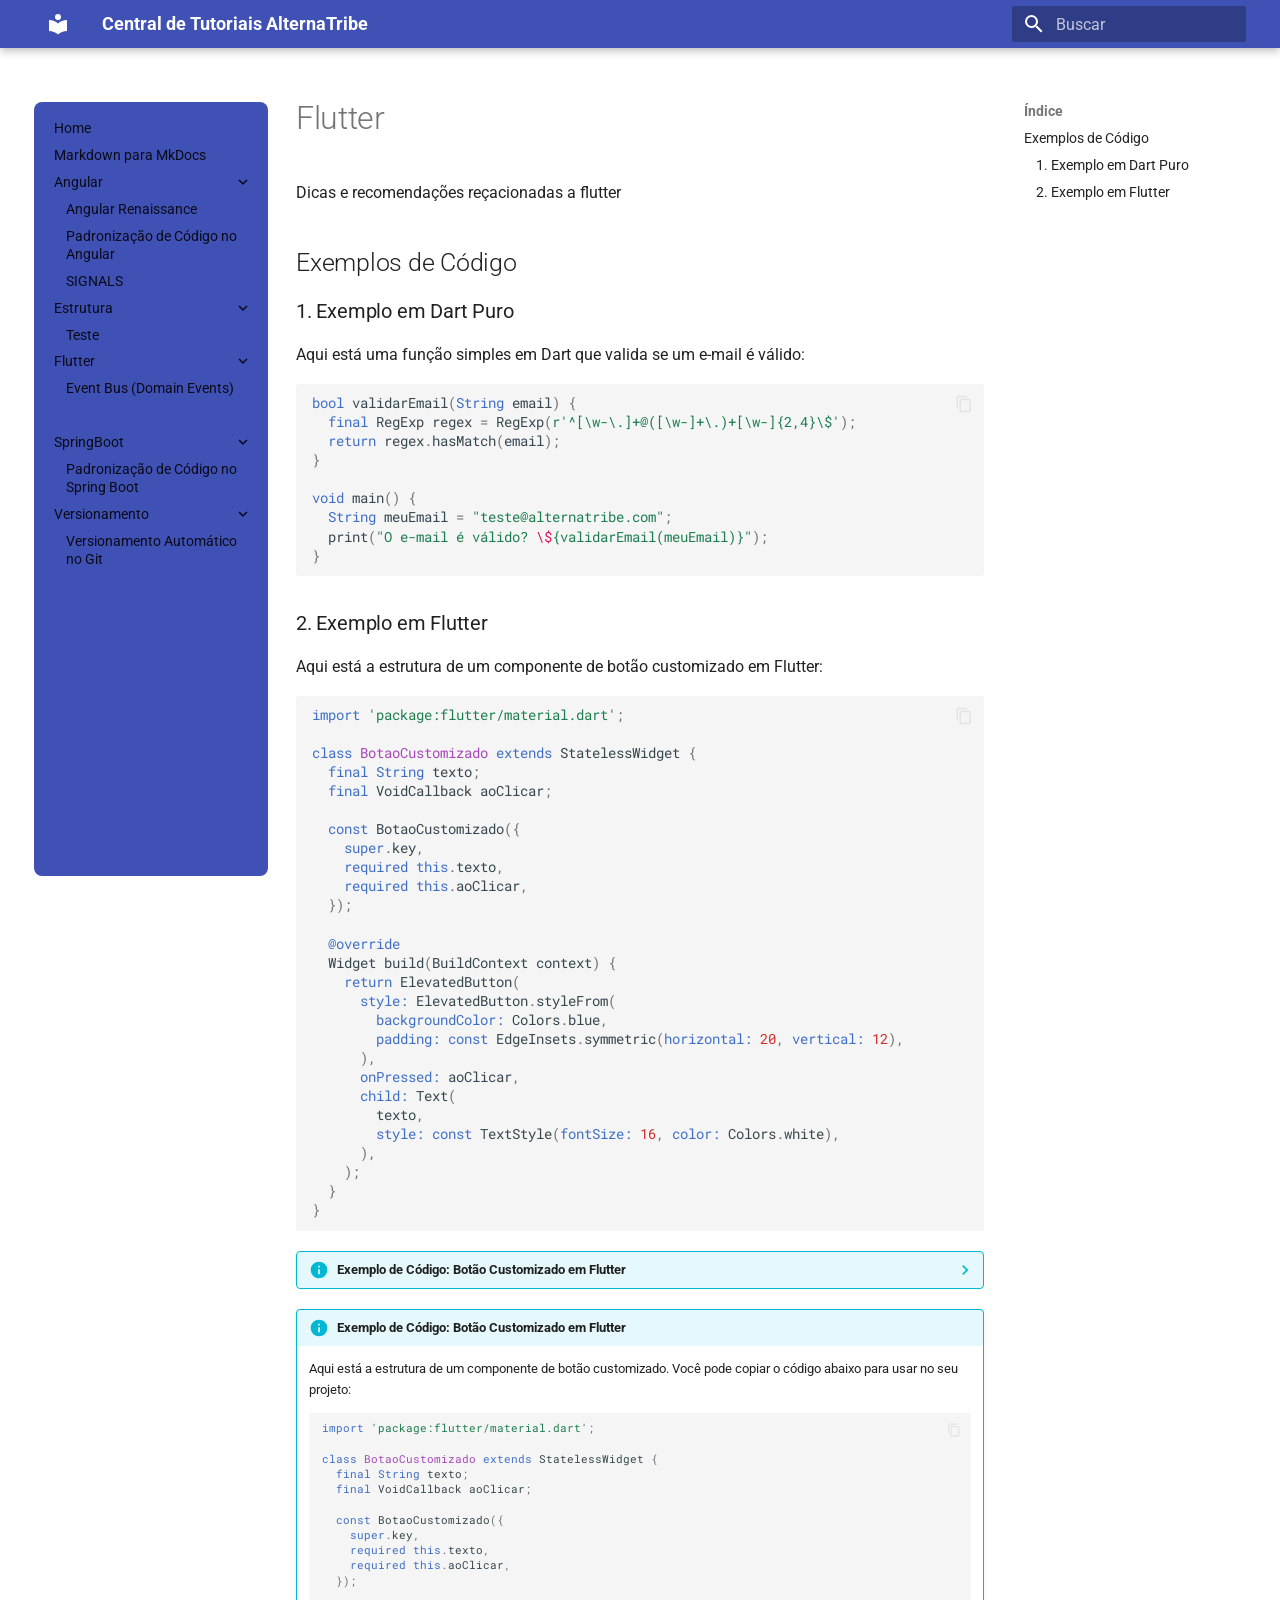
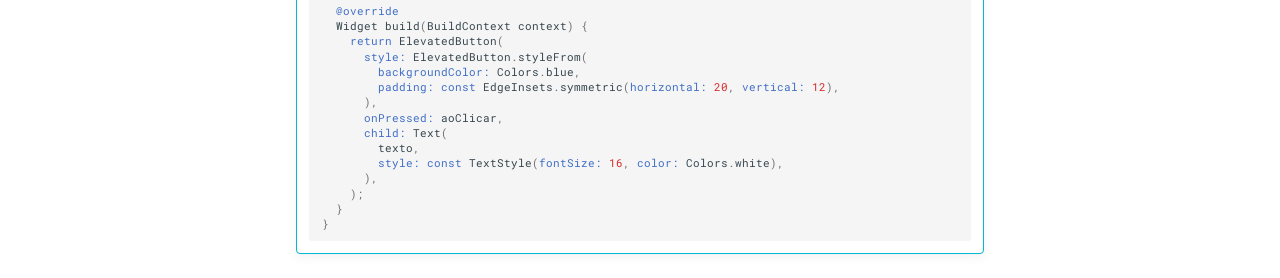
<file: Flutter/teste/index.html>
<!DOCTYPE html><html lang="pt" class="no-js"><head>
    
      <meta charset="utf-8">
      <meta name="viewport" content="width=device-width,initial-scale=1">
      
      
      
        <link rel="canonical" href="https://alternatribe.github.io/Flutter/teste/">
      
      
        <link rel="prev" href="../EVENT_BUS/">
      
      
        <link rel="next" href="../../SpringBoot/padronizacao_springboot/">
      
      
        
      
      
      <link rel="icon" href="../../assets/images/favicon.png">
      <meta name="generator" content="mkdocs-1.6.1, mkdocs-material-9.7.7">
    
    
      
        <title>Flutter - Central de Tutoriais AlternaTribe</title>
      
    
    
      <link rel="stylesheet" href="../../assets/stylesheets/main.ec1eaa64.min.css">
      
      


    
    
      
    
    
      
        
        
        <link rel="preconnect" href="https://fonts.gstatic.com" crossorigin="">
        <link rel="stylesheet" href="https://fonts.googleapis.com/css?family=Roboto:300,300i,400,400i,700,700i%7CRoboto+Mono:400,400i,700,700i&amp;display=fallback">
        <style>:root{--md-text-font:"Roboto";--md-code-font:"Roboto Mono"}</style>
      
    
    
      <link rel="stylesheet" href="../../stylesheets/custom.css">
    
    <script>__md_scope=new URL("../..",location),__md_hash=e=>[...e].reduce(((e,_)=>(e<<5)-e+_.charCodeAt(0)),0),__md_get=(e,_=localStorage,t=__md_scope)=>JSON.parse(_.getItem(t.pathname+"."+e)),__md_set=(e,_,t=localStorage,a=__md_scope)=>{try{t.setItem(a.pathname+"."+e,JSON.stringify(_))}catch(e){}}</script>
    
      

    
    
  <link href="../../assets/stylesheets/glightbox.min.css" rel="stylesheet"><script src="../../assets/javascripts/glightbox.min.js"></script><style id="glightbox-style">
            html.glightbox-open { overflow: initial; height: 100%; }
            .gslide-title { margin-top: 0px; user-select: text; }
            .gslide-desc { color: #666; user-select: text; }
            .gslide-image img { background: white; }
            .gscrollbar-fixer { padding-right: 15px; }
            .gdesc-inner { font-size: 0.75rem; }
            body[data-md-color-scheme="slate"] .gdesc-inner { background: var(--md-default-bg-color); }
            body[data-md-color-scheme="slate"] .gslide-title { color: var(--md-default-fg-color); }
            body[data-md-color-scheme="slate"] .gslide-desc { color: var(--md-default-fg-color); }
        </style></head>
  
  
    <body dir="ltr">
  
    
    <input class="md-toggle" data-md-toggle="drawer" type="checkbox" id="__drawer" autocomplete="off">
    <input class="md-toggle" data-md-toggle="search" type="checkbox" id="__search" autocomplete="off">
    <label class="md-overlay" for="__drawer"></label>
    <div data-md-component="skip">
      
        
        <a href="#flutter" class="md-skip">
          Pular para conteúdo
        </a>
      
    </div>
    <div data-md-component="announce">
      
    </div>
    
    
      

  

<header class="md-header md-header--shadow" data-md-component="header">
  <nav class="md-header__inner md-grid" aria-label="Cabeçalho">
    <a href="../.." title="Central de Tutoriais AlternaTribe" class="md-header__button md-logo" aria-label="Central de Tutoriais AlternaTribe" data-md-component="logo">
      
  
  <svg xmlns="http://www.w3.org/2000/svg" viewBox="0 0 24 24"><path d="M12 8a3 3 0 0 0 3-3 3 3 0 0 0-3-3 3 3 0 0 0-3 3 3 3 0 0 0 3 3m0 3.54C9.64 9.35 6.5 8 3 8v11c3.5 0 6.64 1.35 9 3.54 2.36-2.19 5.5-3.54 9-3.54V8c-3.5 0-6.64 1.35-9 3.54"></path></svg>

    </a>
    <label class="md-header__button md-icon" for="__drawer">
      
      <svg xmlns="http://www.w3.org/2000/svg" viewBox="0 0 24 24"><path d="M3 6h18v2H3zm0 5h18v2H3zm0 5h18v2H3z"></path></svg>
    </label>
    <div class="md-header__title" data-md-component="header-title">
      <div class="md-header__ellipsis">
        <div class="md-header__topic">
          <span class="md-ellipsis">
            Central de Tutoriais AlternaTribe
          </span>
        </div>
        <div class="md-header__topic" data-md-component="header-topic">
          <span class="md-ellipsis">
            
              Flutter
            
          </span>
        </div>
      </div>
    </div>
    
    
      <script>var palette=__md_get("__palette");if(palette&&palette.color){if("(prefers-color-scheme)"===palette.color.media){var media=matchMedia("(prefers-color-scheme: light)"),input=document.querySelector(media.matches?"[data-md-color-media='(prefers-color-scheme: light)']":"[data-md-color-media='(prefers-color-scheme: dark)']");palette.color.media=input.getAttribute("data-md-color-media"),palette.color.scheme=input.getAttribute("data-md-color-scheme"),palette.color.primary=input.getAttribute("data-md-color-primary"),palette.color.accent=input.getAttribute("data-md-color-accent")}for(var[key,value]of Object.entries(palette.color))document.body.setAttribute("data-md-color-"+key,value)}</script>
    
    
    
      
      
        <label class="md-header__button md-icon" for="__search">
          
          <svg xmlns="http://www.w3.org/2000/svg" viewBox="0 0 24 24"><path d="M9.5 3A6.5 6.5 0 0 1 16 9.5c0 1.61-.59 3.09-1.56 4.23l.27.27h.79l5 5-1.5 1.5-5-5v-.79l-.27-.27A6.52 6.52 0 0 1 9.5 16 6.5 6.5 0 0 1 3 9.5 6.5 6.5 0 0 1 9.5 3m0 2C7 5 5 7 5 9.5S7 14 9.5 14 14 12 14 9.5 12 5 9.5 5"></path></svg>
        </label>
        <div class="md-search" data-md-component="search" role="dialog">
  <label class="md-search__overlay" for="__search"></label>
  <div class="md-search__inner" role="search">
    <form class="md-search__form" name="search">
      <input type="text" class="md-search__input" name="query" aria-label="Buscar" placeholder="Buscar" autocapitalize="off" autocorrect="off" autocomplete="off" spellcheck="false" data-md-component="search-query" required="">
      <label class="md-search__icon md-icon" for="__search">
        
        <svg xmlns="http://www.w3.org/2000/svg" viewBox="0 0 24 24"><path d="M9.5 3A6.5 6.5 0 0 1 16 9.5c0 1.61-.59 3.09-1.56 4.23l.27.27h.79l5 5-1.5 1.5-5-5v-.79l-.27-.27A6.52 6.52 0 0 1 9.5 16 6.5 6.5 0 0 1 3 9.5 6.5 6.5 0 0 1 9.5 3m0 2C7 5 5 7 5 9.5S7 14 9.5 14 14 12 14 9.5 12 5 9.5 5"></path></svg>
        
        <svg xmlns="http://www.w3.org/2000/svg" viewBox="0 0 24 24"><path d="M20 11v2H8l5.5 5.5-1.42 1.42L4.16 12l7.92-7.92L13.5 5.5 8 11z"></path></svg>
      </label>
      <nav class="md-search__options" aria-label="Pesquisar">
        
        <button type="reset" class="md-search__icon md-icon" title="Limpar" aria-label="Limpar" tabindex="-1">
          
          <svg xmlns="http://www.w3.org/2000/svg" viewBox="0 0 24 24"><path d="M19 6.41 17.59 5 12 10.59 6.41 5 5 6.41 10.59 12 5 17.59 6.41 19 12 13.41 17.59 19 19 17.59 13.41 12z"></path></svg>
        </button>
      </nav>
      
        <div class="md-search__suggest" data-md-component="search-suggest"></div>
      
    </form>
    <div class="md-search__output">
      <div class="md-search__scrollwrap" tabindex="0" data-md-scrollfix="">
        <div class="md-search-result" data-md-component="search-result">
          <div class="md-search-result__meta">
            Inicializando busca
          </div>
          <ol class="md-search-result__list" role="presentation"></ol>
        </div>
      </div>
    </div>
  </div>
</div>
      
    
    
  </nav>
  
</header>
    
    <div class="md-container" data-md-component="container">
      
      
        
          
        
      
      <main class="md-main" data-md-component="main">
        <div class="md-main__inner md-grid">
          
            
              
              <div class="md-sidebar md-sidebar--primary" data-md-component="sidebar" data-md-type="navigation">
                <div class="md-sidebar__scrollwrap">
                  <div class="md-sidebar__inner">
                    



<nav class="md-nav md-nav--primary" aria-label="Navegação" data-md-level="0">
  <label class="md-nav__title" for="__drawer">
    <a href="../.." title="Central de Tutoriais AlternaTribe" class="md-nav__button md-logo" aria-label="Central de Tutoriais AlternaTribe" data-md-component="logo">
      
  
  <svg xmlns="http://www.w3.org/2000/svg" viewBox="0 0 24 24"><path d="M12 8a3 3 0 0 0 3-3 3 3 0 0 0-3-3 3 3 0 0 0-3 3 3 3 0 0 0 3 3m0 3.54C9.64 9.35 6.5 8 3 8v11c3.5 0 6.64 1.35 9 3.54 2.36-2.19 5.5-3.54 9-3.54V8c-3.5 0-6.64 1.35-9 3.54"></path></svg>

    </a>
    Central de Tutoriais AlternaTribe
  </label>
  
  <ul class="md-nav__list" data-md-scrollfix="">
    
      
      
  
  
  
  
    <li class="md-nav__item">
      <a href="../.." class="md-nav__link">
        
  
  
  <span class="md-ellipsis">
    
  
    Home
  

    
  </span>
  
  

      </a>
    </li>
  

    
      
      
  
  
  
  
    <li class="md-nav__item">
      <a href="../../markdown/" class="md-nav__link">
        
  
  
  <span class="md-ellipsis">
    
  
    Markdown para MkDocs
  

    
  </span>
  
  

      </a>
    </li>
  

    
      
      
  
  
  
  
    
    
    
    
    
    <li class="md-nav__item md-nav__item--nested">
      
        
        
          
        
        <input class="md-nav__toggle md-toggle md-toggle--indeterminate" type="checkbox" id="__nav_3">
        
          
          <label class="md-nav__link" for="__nav_3" id="__nav_3_label" tabindex="0">
            
  
  
  <span class="md-ellipsis">
    
  
    Angular
  

    
  </span>
  
  

            <span class="md-nav__icon md-icon"></span>
          </label>
        
        <nav class="md-nav" data-md-level="1" aria-labelledby="__nav_3_label" aria-expanded="false">
          <label class="md-nav__title" for="__nav_3">
            <span class="md-nav__icon md-icon"></span>
            
  
    Angular
  

          </label>
          <ul class="md-nav__list" data-md-scrollfix="">
            
              
                
  
  
  
  
    <li class="md-nav__item">
      <a href="../../Angular/angular_releases/" class="md-nav__link">
        
  
  
  <span class="md-ellipsis">
    
  
    Angular Renaissance
  

    
  </span>
  
  

      </a>
    </li>
  

              
            
              
                
  
  
  
  
    <li class="md-nav__item">
      <a href="../../Angular/padronizacao_angular/" class="md-nav__link">
        
  
  
  <span class="md-ellipsis">
    
  
    Padronização de Código no Angular
  

    
  </span>
  
  

      </a>
    </li>
  

              
            
              
                
  
  
  
  
    <li class="md-nav__item">
      <a href="../../Angular/signals/" class="md-nav__link">
        
  
  
  <span class="md-ellipsis">
    
  
    SIGNALS
  

    
  </span>
  
  

      </a>
    </li>
  

              
            
          </ul>
        </nav>
      
    </li>
  

    
      
      
  
  
  
  
    
    
    
    
    
    <li class="md-nav__item md-nav__item--nested">
      
        
        
          
        
        <input class="md-nav__toggle md-toggle md-toggle--indeterminate" type="checkbox" id="__nav_4">
        
          
          <label class="md-nav__link" for="__nav_4" id="__nav_4_label" tabindex="0">
            
  
  
  <span class="md-ellipsis">
    
  
    Estrutura
  

    
  </span>
  
  

            <span class="md-nav__icon md-icon"></span>
          </label>
        
        <nav class="md-nav" data-md-level="1" aria-labelledby="__nav_4_label" aria-expanded="false">
          <label class="md-nav__title" for="__nav_4">
            <span class="md-nav__icon md-icon"></span>
            
  
    Estrutura
  

          </label>
          <ul class="md-nav__list" data-md-scrollfix="">
            
              
                
  
  
  
  
    <li class="md-nav__item">
      <a href="../../Estrutura/teste/" class="md-nav__link">
        
  
  
  <span class="md-ellipsis">
    
  
    Teste
  

    
  </span>
  
  

      </a>
    </li>
  

              
            
          </ul>
        </nav>
      
    </li>
  

    
      
      
  
  
    
  
  
  
    
    
    
    
    
    <li class="md-nav__item md-nav__item--active md-nav__item--nested">
      
        
        
        <input class="md-nav__toggle md-toggle " type="checkbox" id="__nav_5" checked="">
        
          
          <label class="md-nav__link" for="__nav_5" id="__nav_5_label" tabindex="0">
            
  
  
  <span class="md-ellipsis">
    
  
    Flutter
  

    
  </span>
  
  

            <span class="md-nav__icon md-icon"></span>
          </label>
        
        <nav class="md-nav" data-md-level="1" aria-labelledby="__nav_5_label" aria-expanded="true">
          <label class="md-nav__title" for="__nav_5">
            <span class="md-nav__icon md-icon"></span>
            
  
    Flutter
  

          </label>
          <ul class="md-nav__list" data-md-scrollfix="">
            
              
                
  
  
  
  
    <li class="md-nav__item">
      <a href="../EVENT_BUS/" class="md-nav__link">
        
  
  
  <span class="md-ellipsis">
    
  
    Event Bus (Domain Events)
  

    
  </span>
  
  

      </a>
    </li>
  

              
            
              
                
  
  
    
  
  
  
    <li class="md-nav__item md-nav__item--active">
      
      <input class="md-nav__toggle md-toggle" type="checkbox" id="__toc">
      
      
        
      
      
        <label class="md-nav__link md-nav__link--active" for="__toc">
          
  
  
  <span class="md-ellipsis">
    
  
    Flutter
  

    
  </span>
  
  

          <span class="md-nav__icon md-icon"></span>
        </label>
      
      <a href="./" class="md-nav__link md-nav__link--active">
        
  
  
  <span class="md-ellipsis">
    
  
    Flutter
  

    
  </span>
  
  

      </a>
      
        

<nav class="md-nav md-nav--secondary" aria-label="Índice">
  
  
  
    
  
  
    <label class="md-nav__title" for="__toc">
      <span class="md-nav__icon md-icon"></span>
      Índice
    </label>
    <ul class="md-nav__list" data-md-component="toc" data-md-scrollfix="">
      
        <li class="md-nav__item">
  <a href="#exemplos-de-codigo" class="md-nav__link">
    <span class="md-ellipsis">
      
        Exemplos de Código
      
    </span>
  </a>
  
    <nav class="md-nav" aria-label="Exemplos de Código">
      <ul class="md-nav__list">
        
          <li class="md-nav__item">
  <a href="#1-exemplo-em-dart-puro" class="md-nav__link">
    <span class="md-ellipsis">
      
        1. Exemplo em Dart Puro
      
    </span>
  </a>
  
</li>
        
          <li class="md-nav__item">
  <a href="#2-exemplo-em-flutter" class="md-nav__link">
    <span class="md-ellipsis">
      
        2. Exemplo em Flutter
      
    </span>
  </a>
  
</li>
        
      </ul>
    </nav>
  
</li>
      
    </ul>
  
</nav>
      
    </li>
  

              
            
          </ul>
        </nav>
      
    </li>
  

    
      
      
  
  
  
  
    
    
    
    
    
    <li class="md-nav__item md-nav__item--nested">
      
        
        
          
        
        <input class="md-nav__toggle md-toggle md-toggle--indeterminate" type="checkbox" id="__nav_6">
        
          
          <label class="md-nav__link" for="__nav_6" id="__nav_6_label" tabindex="0">
            
  
  
  <span class="md-ellipsis">
    
  
    SpringBoot
  

    
  </span>
  
  

            <span class="md-nav__icon md-icon"></span>
          </label>
        
        <nav class="md-nav" data-md-level="1" aria-labelledby="__nav_6_label" aria-expanded="false">
          <label class="md-nav__title" for="__nav_6">
            <span class="md-nav__icon md-icon"></span>
            
  
    SpringBoot
  

          </label>
          <ul class="md-nav__list" data-md-scrollfix="">
            
              
                
  
  
  
  
    <li class="md-nav__item">
      <a href="../../SpringBoot/padronizacao_springboot/" class="md-nav__link">
        
  
  
  <span class="md-ellipsis">
    
  
    Padronização de Código no Spring Boot
  

    
  </span>
  
  

      </a>
    </li>
  

              
            
          </ul>
        </nav>
      
    </li>
  

    
      
      
  
  
  
  
    
    
    
    
    
    <li class="md-nav__item md-nav__item--nested">
      
        
        
          
        
        <input class="md-nav__toggle md-toggle md-toggle--indeterminate" type="checkbox" id="__nav_7">
        
          
          <label class="md-nav__link" for="__nav_7" id="__nav_7_label" tabindex="0">
            
  
  
  <span class="md-ellipsis">
    
  
    Versionamento
  

    
  </span>
  
  

            <span class="md-nav__icon md-icon"></span>
          </label>
        
        <nav class="md-nav" data-md-level="1" aria-labelledby="__nav_7_label" aria-expanded="false">
          <label class="md-nav__title" for="__nav_7">
            <span class="md-nav__icon md-icon"></span>
            
  
    Versionamento
  

          </label>
          <ul class="md-nav__list" data-md-scrollfix="">
            
              
                
  
  
  
  
    <li class="md-nav__item">
      <a href="../../Versionamento/semver_git/" class="md-nav__link">
        
  
  
  <span class="md-ellipsis">
    
  
    Versionamento Automático no Git
  

    
  </span>
  
  

      </a>
    </li>
  

              
            
          </ul>
        </nav>
      
    </li>
  

    
  </ul>
</nav>
                  </div>
                </div>
              </div>
            
            
              
              <div class="md-sidebar md-sidebar--secondary" data-md-component="sidebar" data-md-type="toc">
                <div class="md-sidebar__scrollwrap">
                  <div class="md-sidebar__inner">
                    

<nav class="md-nav md-nav--secondary" aria-label="Índice">
  
  
  
    
  
  
    <label class="md-nav__title" for="__toc">
      <span class="md-nav__icon md-icon"></span>
      Índice
    </label>
    <ul class="md-nav__list" data-md-component="toc" data-md-scrollfix="">
      
        <li class="md-nav__item">
  <a href="#exemplos-de-codigo" class="md-nav__link">
    <span class="md-ellipsis">
      
        Exemplos de Código
      
    </span>
  </a>
  
    <nav class="md-nav" aria-label="Exemplos de Código">
      <ul class="md-nav__list">
        
          <li class="md-nav__item">
  <a href="#1-exemplo-em-dart-puro" class="md-nav__link">
    <span class="md-ellipsis">
      
        1. Exemplo em Dart Puro
      
    </span>
  </a>
  
</li>
        
          <li class="md-nav__item">
  <a href="#2-exemplo-em-flutter" class="md-nav__link">
    <span class="md-ellipsis">
      
        2. Exemplo em Flutter
      
    </span>
  </a>
  
</li>
        
      </ul>
    </nav>
  
</li>
      
    </ul>
  
</nav>
                  </div>
                </div>
              </div>
            
          
          
            <div class="md-content" data-md-component="content">
              
              <article class="md-content__inner md-typeset">
                
                  



<h1 id="flutter">Flutter</h1>
<p>Dicas e recomendações reçacionadas a flutter</p>
<h2 id="exemplos-de-codigo">Exemplos de Código</h2>
<h3 id="1-exemplo-em-dart-puro">1. Exemplo em Dart Puro</h3>
<p>Aqui está uma função simples em Dart que valida se um e-mail é válido:</p>
<div class="language-dart highlight"><pre><span></span><code><span id="__span-0-1"><a id="__codelineno-0-1" name="__codelineno-0-1" href="#__codelineno-0-1"></a><span class="kt">bool</span><span class="w"> </span><span class="n">validarEmail</span><span class="p">(</span><span class="kt">String</span><span class="w"> </span><span class="n">email</span><span class="p">)</span><span class="w"> </span><span class="p">{</span>
</span><span id="__span-0-2"><a id="__codelineno-0-2" name="__codelineno-0-2" href="#__codelineno-0-2"></a><span class="w">  </span><span class="kd">final</span><span class="w"> </span><span class="n">RegExp</span><span class="w"> </span><span class="n">regex</span><span class="w"> </span><span class="o">=</span><span class="w"> </span><span class="n">RegExp</span><span class="p">(</span><span class="s1">r'^[\w-\.]+@([\w-]+\.)+[\w-]{2,4}\$'</span><span class="p">);</span>
</span><span id="__span-0-3"><a id="__codelineno-0-3" name="__codelineno-0-3" href="#__codelineno-0-3"></a><span class="w">  </span><span class="k">return</span><span class="w"> </span><span class="n">regex</span><span class="p">.</span><span class="n">hasMatch</span><span class="p">(</span><span class="n">email</span><span class="p">);</span>
</span><span id="__span-0-4"><a id="__codelineno-0-4" name="__codelineno-0-4" href="#__codelineno-0-4"></a><span class="p">}</span>
</span><span id="__span-0-5"><a id="__codelineno-0-5" name="__codelineno-0-5" href="#__codelineno-0-5"></a>
</span><span id="__span-0-6"><a id="__codelineno-0-6" name="__codelineno-0-6" href="#__codelineno-0-6"></a><span class="kt">void</span><span class="w"> </span><span class="n">main</span><span class="p">()</span><span class="w"> </span><span class="p">{</span>
</span><span id="__span-0-7"><a id="__codelineno-0-7" name="__codelineno-0-7" href="#__codelineno-0-7"></a><span class="w">  </span><span class="kt">String</span><span class="w"> </span><span class="n">meuEmail</span><span class="w"> </span><span class="o">=</span><span class="w"> </span><span class="s2">"teste@alternatribe.com"</span><span class="p">;</span>
</span><span id="__span-0-8"><a id="__codelineno-0-8" name="__codelineno-0-8" href="#__codelineno-0-8"></a><span class="w">  </span><span class="n">print</span><span class="p">(</span><span class="s2">"O e-mail é válido? </span><span class="se">\$</span><span class="s2">{validarEmail(meuEmail)}"</span><span class="p">);</span>
</span><span id="__span-0-9"><a id="__codelineno-0-9" name="__codelineno-0-9" href="#__codelineno-0-9"></a><span class="p">}</span>
</span></code></pre></div>
<h3 id="2-exemplo-em-flutter">2. Exemplo em Flutter</h3>
<p>Aqui está a estrutura de um componente de botão customizado em Flutter:</p>
<div class="language-dart highlight"><pre><span></span><code><span id="__span-1-1"><a id="__codelineno-1-1" name="__codelineno-1-1" href="#__codelineno-1-1"></a><span class="k">import</span><span class="w"> </span><span class="s1">'package:flutter/material.dart'</span><span class="p">;</span>
</span><span id="__span-1-2"><a id="__codelineno-1-2" name="__codelineno-1-2" href="#__codelineno-1-2"></a>
</span><span id="__span-1-3"><a id="__codelineno-1-3" name="__codelineno-1-3" href="#__codelineno-1-3"></a><span class="kd">class</span><span class="w"> </span><span class="nc">BotaoCustomizado</span><span class="w"> </span><span class="kd">extends</span><span class="w"> </span><span class="n">StatelessWidget</span><span class="w"> </span><span class="p">{</span>
</span><span id="__span-1-4"><a id="__codelineno-1-4" name="__codelineno-1-4" href="#__codelineno-1-4"></a><span class="w">  </span><span class="kd">final</span><span class="w"> </span><span class="kt">String</span><span class="w"> </span><span class="n">texto</span><span class="p">;</span>
</span><span id="__span-1-5"><a id="__codelineno-1-5" name="__codelineno-1-5" href="#__codelineno-1-5"></a><span class="w">  </span><span class="kd">final</span><span class="w"> </span><span class="n">VoidCallback</span><span class="w"> </span><span class="n">aoClicar</span><span class="p">;</span>
</span><span id="__span-1-6"><a id="__codelineno-1-6" name="__codelineno-1-6" href="#__codelineno-1-6"></a>
</span><span id="__span-1-7"><a id="__codelineno-1-7" name="__codelineno-1-7" href="#__codelineno-1-7"></a><span class="w">  </span><span class="k">const</span><span class="w"> </span><span class="n">BotaoCustomizado</span><span class="p">({</span>
</span><span id="__span-1-8"><a id="__codelineno-1-8" name="__codelineno-1-8" href="#__codelineno-1-8"></a><span class="w">    </span><span class="k">super</span><span class="p">.</span><span class="n">key</span><span class="p">,</span>
</span><span id="__span-1-9"><a id="__codelineno-1-9" name="__codelineno-1-9" href="#__codelineno-1-9"></a><span class="w">    </span><span class="kd">required</span><span class="w"> </span><span class="k">this</span><span class="p">.</span><span class="n">texto</span><span class="p">,</span>
</span><span id="__span-1-10"><a id="__codelineno-1-10" name="__codelineno-1-10" href="#__codelineno-1-10"></a><span class="w">    </span><span class="kd">required</span><span class="w"> </span><span class="k">this</span><span class="p">.</span><span class="n">aoClicar</span><span class="p">,</span>
</span><span id="__span-1-11"><a id="__codelineno-1-11" name="__codelineno-1-11" href="#__codelineno-1-11"></a><span class="w">  </span><span class="p">});</span>
</span><span id="__span-1-12"><a id="__codelineno-1-12" name="__codelineno-1-12" href="#__codelineno-1-12"></a>
</span><span id="__span-1-13"><a id="__codelineno-1-13" name="__codelineno-1-13" href="#__codelineno-1-13"></a><span class="w">  </span><span class="nd">@override</span>
</span><span id="__span-1-14"><a id="__codelineno-1-14" name="__codelineno-1-14" href="#__codelineno-1-14"></a><span class="w">  </span><span class="n">Widget</span><span class="w"> </span><span class="n">build</span><span class="p">(</span><span class="n">BuildContext</span><span class="w"> </span><span class="n">context</span><span class="p">)</span><span class="w"> </span><span class="p">{</span>
</span><span id="__span-1-15"><a id="__codelineno-1-15" name="__codelineno-1-15" href="#__codelineno-1-15"></a><span class="w">    </span><span class="k">return</span><span class="w"> </span><span class="n">ElevatedButton</span><span class="p">(</span>
</span><span id="__span-1-16"><a id="__codelineno-1-16" name="__codelineno-1-16" href="#__codelineno-1-16"></a><span class="w">      </span><span class="nl">style:</span><span class="w"> </span><span class="n">ElevatedButton</span><span class="p">.</span><span class="n">styleFrom</span><span class="p">(</span>
</span><span id="__span-1-17"><a id="__codelineno-1-17" name="__codelineno-1-17" href="#__codelineno-1-17"></a><span class="w">        </span><span class="nl">backgroundColor:</span><span class="w"> </span><span class="n">Colors</span><span class="p">.</span><span class="n">blue</span><span class="p">,</span>
</span><span id="__span-1-18"><a id="__codelineno-1-18" name="__codelineno-1-18" href="#__codelineno-1-18"></a><span class="w">        </span><span class="nl">padding:</span><span class="w"> </span><span class="k">const</span><span class="w"> </span><span class="n">EdgeInsets</span><span class="p">.</span><span class="n">symmetric</span><span class="p">(</span><span class="nl">horizontal:</span><span class="w"> </span><span class="m">20</span><span class="p">,</span><span class="w"> </span><span class="nl">vertical:</span><span class="w"> </span><span class="m">12</span><span class="p">),</span>
</span><span id="__span-1-19"><a id="__codelineno-1-19" name="__codelineno-1-19" href="#__codelineno-1-19"></a><span class="w">      </span><span class="p">),</span>
</span><span id="__span-1-20"><a id="__codelineno-1-20" name="__codelineno-1-20" href="#__codelineno-1-20"></a><span class="w">      </span><span class="nl">onPressed:</span><span class="w"> </span><span class="n">aoClicar</span><span class="p">,</span>
</span><span id="__span-1-21"><a id="__codelineno-1-21" name="__codelineno-1-21" href="#__codelineno-1-21"></a><span class="w">      </span><span class="nl">child:</span><span class="w"> </span><span class="n">Text</span><span class="p">(</span>
</span><span id="__span-1-22"><a id="__codelineno-1-22" name="__codelineno-1-22" href="#__codelineno-1-22"></a><span class="w">        </span><span class="n">texto</span><span class="p">,</span>
</span><span id="__span-1-23"><a id="__codelineno-1-23" name="__codelineno-1-23" href="#__codelineno-1-23"></a><span class="w">        </span><span class="nl">style:</span><span class="w"> </span><span class="k">const</span><span class="w"> </span><span class="n">TextStyle</span><span class="p">(</span><span class="nl">fontSize:</span><span class="w"> </span><span class="m">16</span><span class="p">,</span><span class="w"> </span><span class="nl">color:</span><span class="w"> </span><span class="n">Colors</span><span class="p">.</span><span class="n">white</span><span class="p">),</span>
</span><span id="__span-1-24"><a id="__codelineno-1-24" name="__codelineno-1-24" href="#__codelineno-1-24"></a><span class="w">      </span><span class="p">),</span>
</span><span id="__span-1-25"><a id="__codelineno-1-25" name="__codelineno-1-25" href="#__codelineno-1-25"></a><span class="w">    </span><span class="p">);</span>
</span><span id="__span-1-26"><a id="__codelineno-1-26" name="__codelineno-1-26" href="#__codelineno-1-26"></a><span class="w">  </span><span class="p">}</span>
</span><span id="__span-1-27"><a id="__codelineno-1-27" name="__codelineno-1-27" href="#__codelineno-1-27"></a><span class="p">}</span>
</span></code></pre></div>
<details class="info">
<summary>Exemplo de Código: Botão Customizado em Flutter</summary>
<p>Aqui está a estrutura de um componente de botão customizado. Você pode copiar o código abaixo para usar no seu projeto:</p>
<div class="language-dart highlight"><pre><span></span><code><span id="__span-2-1"><a id="__codelineno-2-1" name="__codelineno-2-1" href="#__codelineno-2-1"></a><span class="k">import</span><span class="w"> </span><span class="s1">'package:flutter/material.dart'</span><span class="p">;</span>
</span><span id="__span-2-2"><a id="__codelineno-2-2" name="__codelineno-2-2" href="#__codelineno-2-2"></a>
</span><span id="__span-2-3"><a id="__codelineno-2-3" name="__codelineno-2-3" href="#__codelineno-2-3"></a><span class="kd">class</span><span class="w"> </span><span class="nc">BotaoCustomizado</span><span class="w"> </span><span class="kd">extends</span><span class="w"> </span><span class="n">StatelessWidget</span><span class="w"> </span><span class="p">{</span>
</span><span id="__span-2-4"><a id="__codelineno-2-4" name="__codelineno-2-4" href="#__codelineno-2-4"></a><span class="w">  </span><span class="kd">final</span><span class="w"> </span><span class="kt">String</span><span class="w"> </span><span class="n">texto</span><span class="p">;</span>
</span><span id="__span-2-5"><a id="__codelineno-2-5" name="__codelineno-2-5" href="#__codelineno-2-5"></a><span class="w">  </span><span class="kd">final</span><span class="w"> </span><span class="n">VoidCallback</span><span class="w"> </span><span class="n">aoClicar</span><span class="p">;</span>
</span><span id="__span-2-6"><a id="__codelineno-2-6" name="__codelineno-2-6" href="#__codelineno-2-6"></a>
</span><span id="__span-2-7"><a id="__codelineno-2-7" name="__codelineno-2-7" href="#__codelineno-2-7"></a><span class="w">  </span><span class="k">const</span><span class="w"> </span><span class="n">BotaoCustomizado</span><span class="p">({</span>
</span><span id="__span-2-8"><a id="__codelineno-2-8" name="__codelineno-2-8" href="#__codelineno-2-8"></a><span class="w">    </span><span class="k">super</span><span class="p">.</span><span class="n">key</span><span class="p">,</span>
</span><span id="__span-2-9"><a id="__codelineno-2-9" name="__codelineno-2-9" href="#__codelineno-2-9"></a><span class="w">    </span><span class="kd">required</span><span class="w"> </span><span class="k">this</span><span class="p">.</span><span class="n">texto</span><span class="p">,</span>
</span><span id="__span-2-10"><a id="__codelineno-2-10" name="__codelineno-2-10" href="#__codelineno-2-10"></a><span class="w">    </span><span class="kd">required</span><span class="w"> </span><span class="k">this</span><span class="p">.</span><span class="n">aoClicar</span><span class="p">,</span>
</span><span id="__span-2-11"><a id="__codelineno-2-11" name="__codelineno-2-11" href="#__codelineno-2-11"></a><span class="w">  </span><span class="p">});</span>
</span><span id="__span-2-12"><a id="__codelineno-2-12" name="__codelineno-2-12" href="#__codelineno-2-12"></a>
</span><span id="__span-2-13"><a id="__codelineno-2-13" name="__codelineno-2-13" href="#__codelineno-2-13"></a><span class="w">  </span><span class="nd">@override</span>
</span><span id="__span-2-14"><a id="__codelineno-2-14" name="__codelineno-2-14" href="#__codelineno-2-14"></a><span class="w">  </span><span class="n">Widget</span><span class="w"> </span><span class="n">build</span><span class="p">(</span><span class="n">BuildContext</span><span class="w"> </span><span class="n">context</span><span class="p">)</span><span class="w"> </span><span class="p">{</span>
</span><span id="__span-2-15"><a id="__codelineno-2-15" name="__codelineno-2-15" href="#__codelineno-2-15"></a><span class="w">    </span><span class="k">return</span><span class="w"> </span><span class="n">ElevatedButton</span><span class="p">(</span>
</span><span id="__span-2-16"><a id="__codelineno-2-16" name="__codelineno-2-16" href="#__codelineno-2-16"></a><span class="w">      </span><span class="nl">style:</span><span class="w"> </span><span class="n">ElevatedButton</span><span class="p">.</span><span class="n">styleFrom</span><span class="p">(</span>
</span><span id="__span-2-17"><a id="__codelineno-2-17" name="__codelineno-2-17" href="#__codelineno-2-17"></a><span class="w">        </span><span class="nl">backgroundColor:</span><span class="w"> </span><span class="n">Colors</span><span class="p">.</span><span class="n">blue</span><span class="p">,</span>
</span><span id="__span-2-18"><a id="__codelineno-2-18" name="__codelineno-2-18" href="#__codelineno-2-18"></a><span class="w">        </span><span class="nl">padding:</span><span class="w"> </span><span class="k">const</span><span class="w"> </span><span class="n">EdgeInsets</span><span class="p">.</span><span class="n">symmetric</span><span class="p">(</span><span class="nl">horizontal:</span><span class="w"> </span><span class="m">20</span><span class="p">,</span><span class="w"> </span><span class="nl">vertical:</span><span class="w"> </span><span class="m">12</span><span class="p">),</span>
</span><span id="__span-2-19"><a id="__codelineno-2-19" name="__codelineno-2-19" href="#__codelineno-2-19"></a><span class="w">      </span><span class="p">),</span>
</span><span id="__span-2-20"><a id="__codelineno-2-20" name="__codelineno-2-20" href="#__codelineno-2-20"></a><span class="w">      </span><span class="nl">onPressed:</span><span class="w"> </span><span class="n">aoClicar</span><span class="p">,</span>
</span><span id="__span-2-21"><a id="__codelineno-2-21" name="__codelineno-2-21" href="#__codelineno-2-21"></a><span class="w">      </span><span class="nl">child:</span><span class="w"> </span><span class="n">Text</span><span class="p">(</span>
</span><span id="__span-2-22"><a id="__codelineno-2-22" name="__codelineno-2-22" href="#__codelineno-2-22"></a><span class="w">        </span><span class="n">texto</span><span class="p">,</span>
</span><span id="__span-2-23"><a id="__codelineno-2-23" name="__codelineno-2-23" href="#__codelineno-2-23"></a><span class="w">        </span><span class="nl">style:</span><span class="w"> </span><span class="k">const</span><span class="w"> </span><span class="n">TextStyle</span><span class="p">(</span><span class="nl">fontSize:</span><span class="w"> </span><span class="m">16</span><span class="p">,</span><span class="w"> </span><span class="nl">color:</span><span class="w"> </span><span class="n">Colors</span><span class="p">.</span><span class="n">white</span><span class="p">),</span>
</span><span id="__span-2-24"><a id="__codelineno-2-24" name="__codelineno-2-24" href="#__codelineno-2-24"></a><span class="w">      </span><span class="p">),</span>
</span><span id="__span-2-25"><a id="__codelineno-2-25" name="__codelineno-2-25" href="#__codelineno-2-25"></a><span class="w">    </span><span class="p">);</span>
</span><span id="__span-2-26"><a id="__codelineno-2-26" name="__codelineno-2-26" href="#__codelineno-2-26"></a><span class="w">  </span><span class="p">}</span>
</span><span id="__span-2-27"><a id="__codelineno-2-27" name="__codelineno-2-27" href="#__codelineno-2-27"></a><span class="p">}</span>
</span></code></pre></div>
</details>
<div class="admonition info">
<p class="admonition-title">Exemplo de Código: Botão Customizado em Flutter</p>
<p>Aqui está a estrutura de um componente de botão customizado. Você pode copiar o código abaixo para usar no seu projeto:</p>
<div class="language-dart highlight"><pre><span></span><code><span id="__span-3-1"><a id="__codelineno-3-1" name="__codelineno-3-1" href="#__codelineno-3-1"></a><span class="k">import</span><span class="w"> </span><span class="s1">'package:flutter/material.dart'</span><span class="p">;</span>
</span><span id="__span-3-2"><a id="__codelineno-3-2" name="__codelineno-3-2" href="#__codelineno-3-2"></a>
</span><span id="__span-3-3"><a id="__codelineno-3-3" name="__codelineno-3-3" href="#__codelineno-3-3"></a><span class="kd">class</span><span class="w"> </span><span class="nc">BotaoCustomizado</span><span class="w"> </span><span class="kd">extends</span><span class="w"> </span><span class="n">StatelessWidget</span><span class="w"> </span><span class="p">{</span>
</span><span id="__span-3-4"><a id="__codelineno-3-4" name="__codelineno-3-4" href="#__codelineno-3-4"></a><span class="w">  </span><span class="kd">final</span><span class="w"> </span><span class="kt">String</span><span class="w"> </span><span class="n">texto</span><span class="p">;</span>
</span><span id="__span-3-5"><a id="__codelineno-3-5" name="__codelineno-3-5" href="#__codelineno-3-5"></a><span class="w">  </span><span class="kd">final</span><span class="w"> </span><span class="n">VoidCallback</span><span class="w"> </span><span class="n">aoClicar</span><span class="p">;</span>
</span><span id="__span-3-6"><a id="__codelineno-3-6" name="__codelineno-3-6" href="#__codelineno-3-6"></a>
</span><span id="__span-3-7"><a id="__codelineno-3-7" name="__codelineno-3-7" href="#__codelineno-3-7"></a><span class="w">  </span><span class="k">const</span><span class="w"> </span><span class="n">BotaoCustomizado</span><span class="p">({</span>
</span><span id="__span-3-8"><a id="__codelineno-3-8" name="__codelineno-3-8" href="#__codelineno-3-8"></a><span class="w">    </span><span class="k">super</span><span class="p">.</span><span class="n">key</span><span class="p">,</span>
</span><span id="__span-3-9"><a id="__codelineno-3-9" name="__codelineno-3-9" href="#__codelineno-3-9"></a><span class="w">    </span><span class="kd">required</span><span class="w"> </span><span class="k">this</span><span class="p">.</span><span class="n">texto</span><span class="p">,</span>
</span><span id="__span-3-10"><a id="__codelineno-3-10" name="__codelineno-3-10" href="#__codelineno-3-10"></a><span class="w">    </span><span class="kd">required</span><span class="w"> </span><span class="k">this</span><span class="p">.</span><span class="n">aoClicar</span><span class="p">,</span>
</span><span id="__span-3-11"><a id="__codelineno-3-11" name="__codelineno-3-11" href="#__codelineno-3-11"></a><span class="w">  </span><span class="p">});</span>
</span><span id="__span-3-12"><a id="__codelineno-3-12" name="__codelineno-3-12" href="#__codelineno-3-12"></a>
</span><span id="__span-3-13"><a id="__codelineno-3-13" name="__codelineno-3-13" href="#__codelineno-3-13"></a><span class="w">  </span><span class="nd">@override</span>
</span><span id="__span-3-14"><a id="__codelineno-3-14" name="__codelineno-3-14" href="#__codelineno-3-14"></a><span class="w">  </span><span class="n">Widget</span><span class="w"> </span><span class="n">build</span><span class="p">(</span><span class="n">BuildContext</span><span class="w"> </span><span class="n">context</span><span class="p">)</span><span class="w"> </span><span class="p">{</span>
</span><span id="__span-3-15"><a id="__codelineno-3-15" name="__codelineno-3-15" href="#__codelineno-3-15"></a><span class="w">    </span><span class="k">return</span><span class="w"> </span><span class="n">ElevatedButton</span><span class="p">(</span>
</span><span id="__span-3-16"><a id="__codelineno-3-16" name="__codelineno-3-16" href="#__codelineno-3-16"></a><span class="w">      </span><span class="nl">style:</span><span class="w"> </span><span class="n">ElevatedButton</span><span class="p">.</span><span class="n">styleFrom</span><span class="p">(</span>
</span><span id="__span-3-17"><a id="__codelineno-3-17" name="__codelineno-3-17" href="#__codelineno-3-17"></a><span class="w">        </span><span class="nl">backgroundColor:</span><span class="w"> </span><span class="n">Colors</span><span class="p">.</span><span class="n">blue</span><span class="p">,</span>
</span><span id="__span-3-18"><a id="__codelineno-3-18" name="__codelineno-3-18" href="#__codelineno-3-18"></a><span class="w">        </span><span class="nl">padding:</span><span class="w"> </span><span class="k">const</span><span class="w"> </span><span class="n">EdgeInsets</span><span class="p">.</span><span class="n">symmetric</span><span class="p">(</span><span class="nl">horizontal:</span><span class="w"> </span><span class="m">20</span><span class="p">,</span><span class="w"> </span><span class="nl">vertical:</span><span class="w"> </span><span class="m">12</span><span class="p">),</span>
</span><span id="__span-3-19"><a id="__codelineno-3-19" name="__codelineno-3-19" href="#__codelineno-3-19"></a><span class="w">      </span><span class="p">),</span>
</span><span id="__span-3-20"><a id="__codelineno-3-20" name="__codelineno-3-20" href="#__codelineno-3-20"></a><span class="w">      </span><span class="nl">onPressed:</span><span class="w"> </span><span class="n">aoClicar</span><span class="p">,</span>
</span><span id="__span-3-21"><a id="__codelineno-3-21" name="__codelineno-3-21" href="#__codelineno-3-21"></a><span class="w">      </span><span class="nl">child:</span><span class="w"> </span><span class="n">Text</span><span class="p">(</span>
</span><span id="__span-3-22"><a id="__codelineno-3-22" name="__codelineno-3-22" href="#__codelineno-3-22"></a><span class="w">        </span><span class="n">texto</span><span class="p">,</span>
</span><span id="__span-3-23"><a id="__codelineno-3-23" name="__codelineno-3-23" href="#__codelineno-3-23"></a><span class="w">        </span><span class="nl">style:</span><span class="w"> </span><span class="k">const</span><span class="w"> </span><span class="n">TextStyle</span><span class="p">(</span><span class="nl">fontSize:</span><span class="w"> </span><span class="m">16</span><span class="p">,</span><span class="w"> </span><span class="nl">color:</span><span class="w"> </span><span class="n">Colors</span><span class="p">.</span><span class="n">white</span><span class="p">),</span>
</span><span id="__span-3-24"><a id="__codelineno-3-24" name="__codelineno-3-24" href="#__codelineno-3-24"></a><span class="w">      </span><span class="p">),</span>
</span><span id="__span-3-25"><a id="__codelineno-3-25" name="__codelineno-3-25" href="#__codelineno-3-25"></a><span class="w">    </span><span class="p">);</span>
</span><span id="__span-3-26"><a id="__codelineno-3-26" name="__codelineno-3-26" href="#__codelineno-3-26"></a><span class="w">  </span><span class="p">}</span>
</span><span id="__span-3-27"><a id="__codelineno-3-27" name="__codelineno-3-27" href="#__codelineno-3-27"></a><span class="p">}</span>
</span></code></pre></div>
</div>












                
              </article>
            </div>
          
          
<script>var target=document.getElementById(location.hash.slice(1));target&&target.name&&(target.checked=target.name.startsWith("__tabbed_"))</script>
        </div>
        
      </main>
      
        <footer class="md-footer">
  
  <div class="md-footer-meta md-typeset">
    <div class="md-footer-meta__inner md-grid">
      <div class="md-copyright">
  
  
</div>
      
    </div>
  </div>
</footer>
      
    </div>
    <div class="md-dialog" data-md-component="dialog">
      <div class="md-dialog__inner md-typeset"></div>
    </div>
    
    
    
      
      
      <script id="__config" type="application/json">{"annotate": null, "base": "../..", "features": ["navigation.expand", "search.suggest", "search.highlight", "content.code.copy", "toc.follow"], "search": "../../assets/javascripts/workers/search.2c215733.min.js", "tags": null, "translations": {"clipboard.copied": "Copiado para \u00e1rea de transfer\u00eancia", "clipboard.copy": "Copiar para \u00e1rea de transfer\u00eancia", "search.result.more.one": "mais 1 nesta p\u00e1gina", "search.result.more.other": "# mais nesta p\u00e1gina", "search.result.none": "Nenhum documento encontrado", "search.result.one": "1 documento encontrado", "search.result.other": "# documentos encontrados", "search.result.placeholder": "Digite para iniciar a busca", "search.result.term.missing": "Ausente", "select.version": "Selecione a vers\u00e3o"}, "version": null}</script>
    
    
      <script src="../../assets/javascripts/bundle.d7400e89.min.js"></script>
      
    
  
<script id="init-glightbox">const lightbox = GLightbox({"touchNavigation": true, "loop": false, "zoomable": true, "draggable": true, "openEffect": "zoom", "closeEffect": "zoom", "slideEffect": "slide"});
document$.subscribe(()=>{ lightbox.reload(); });
</script></body></html>
</file>
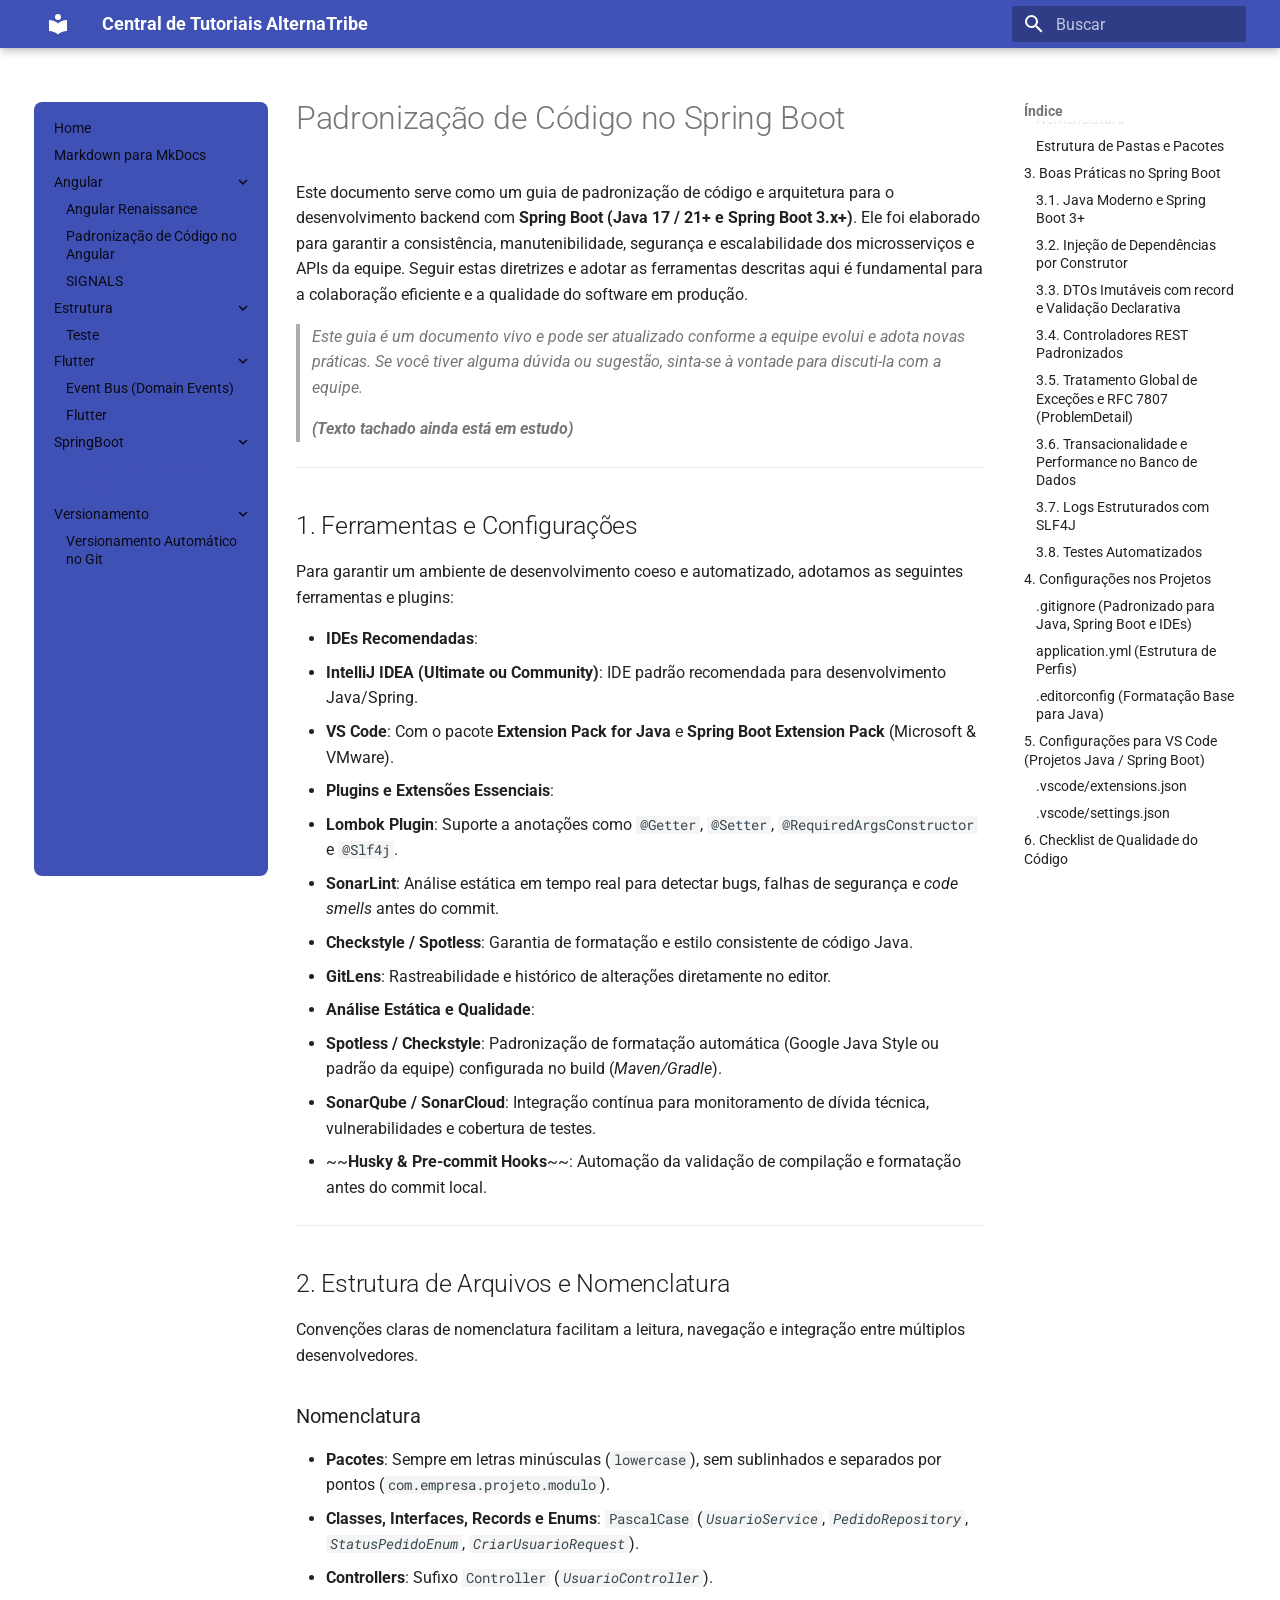
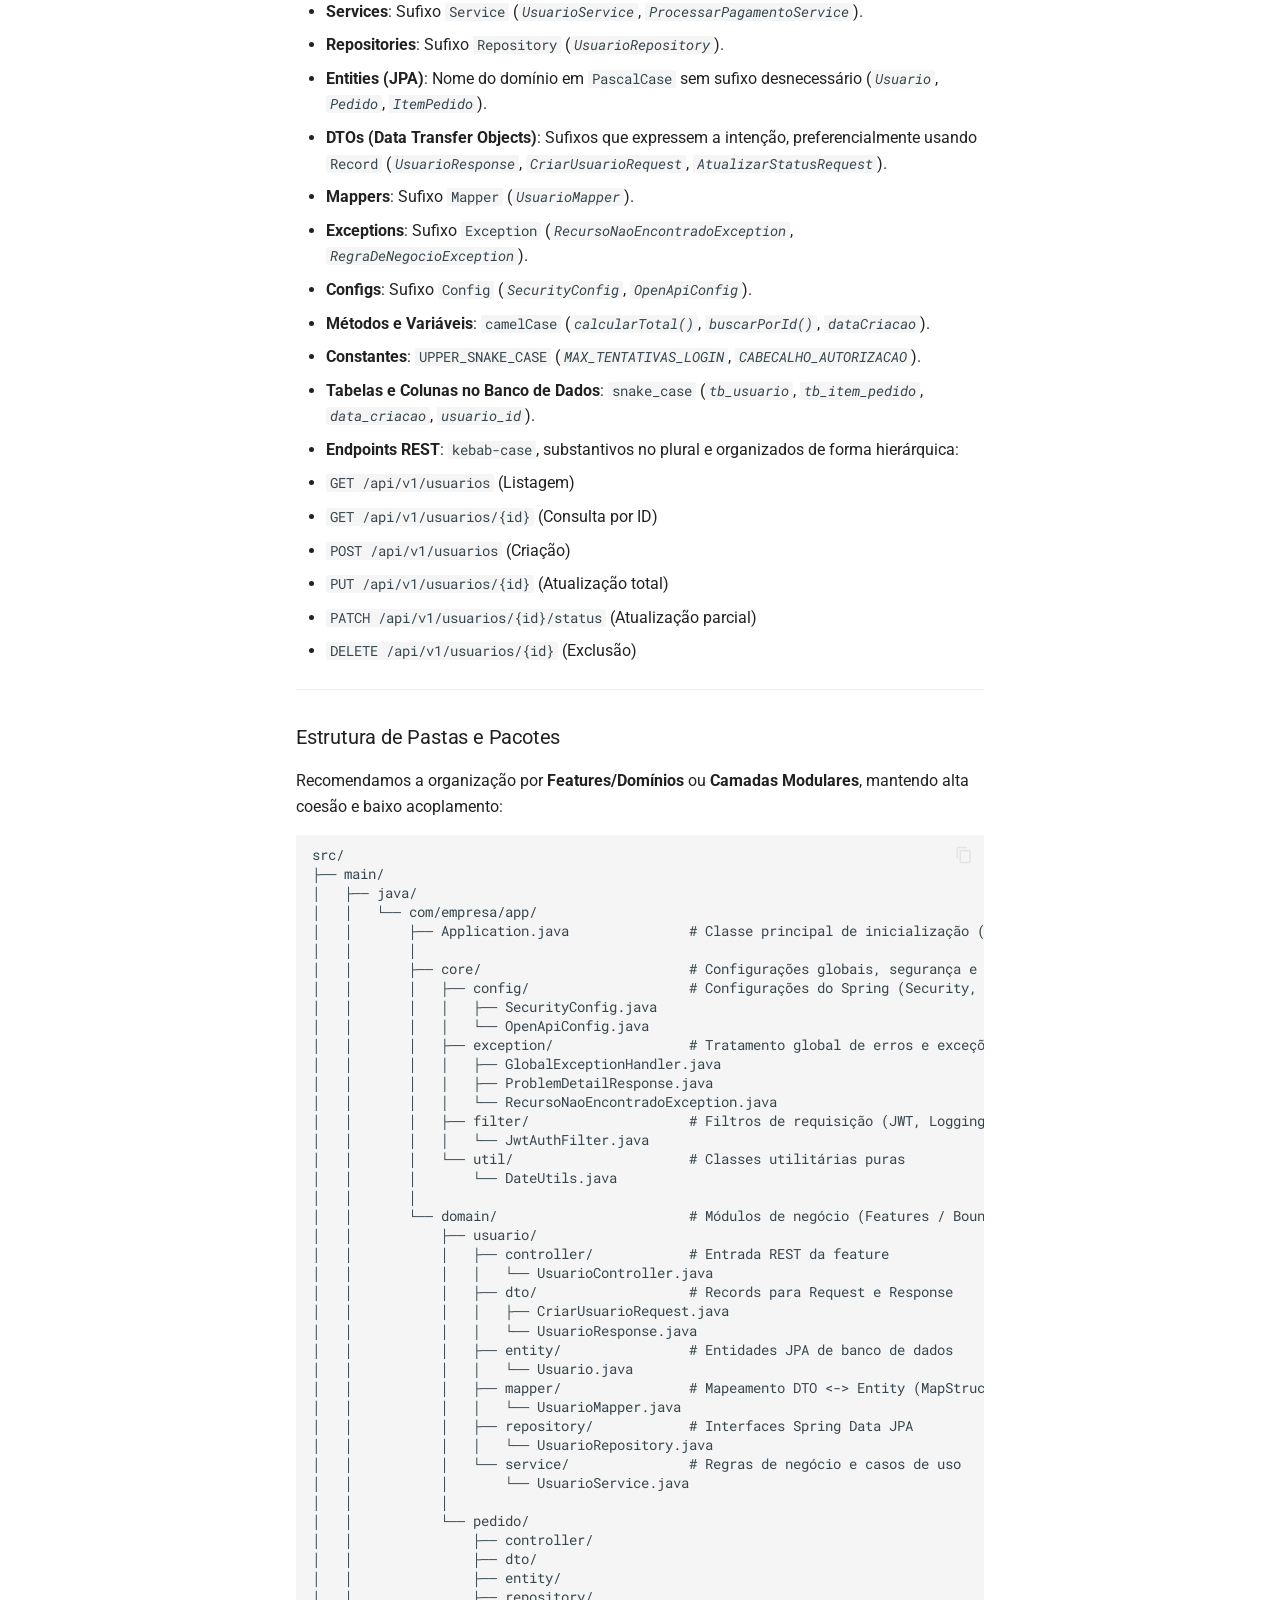
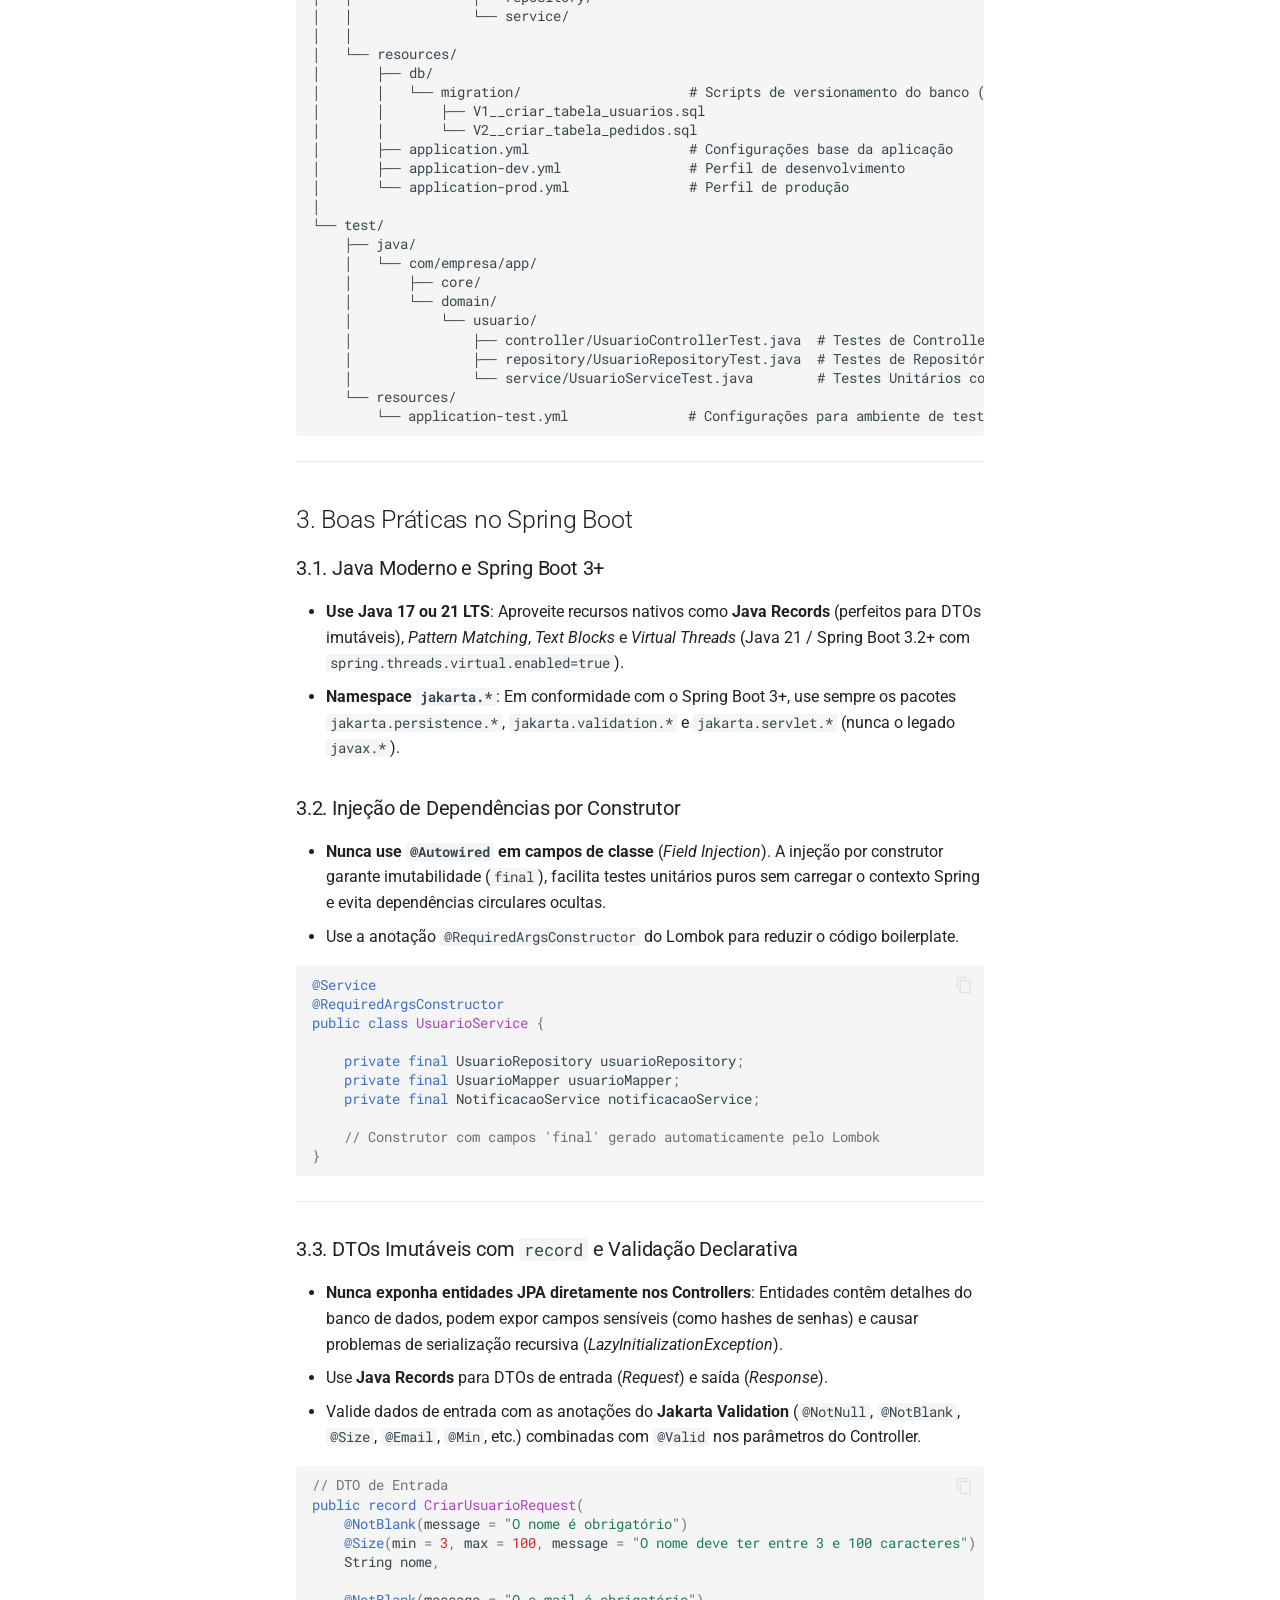
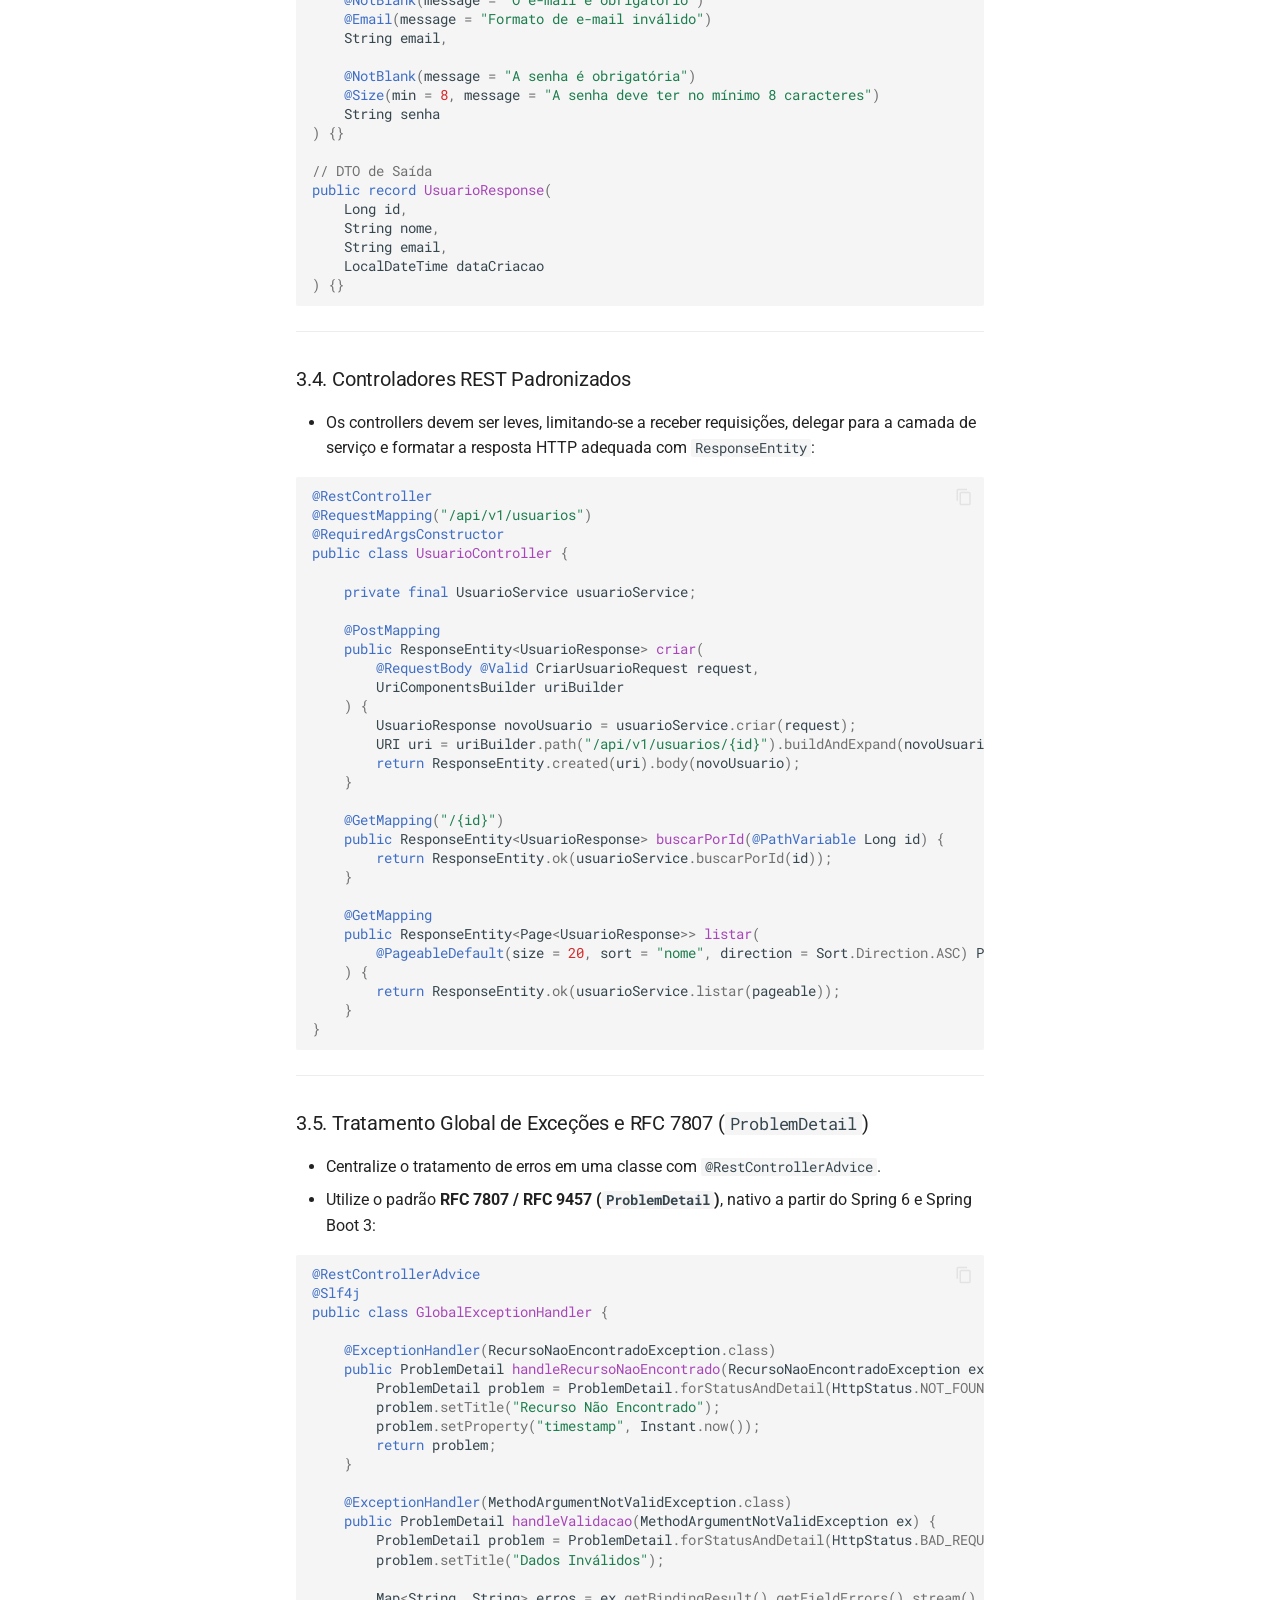
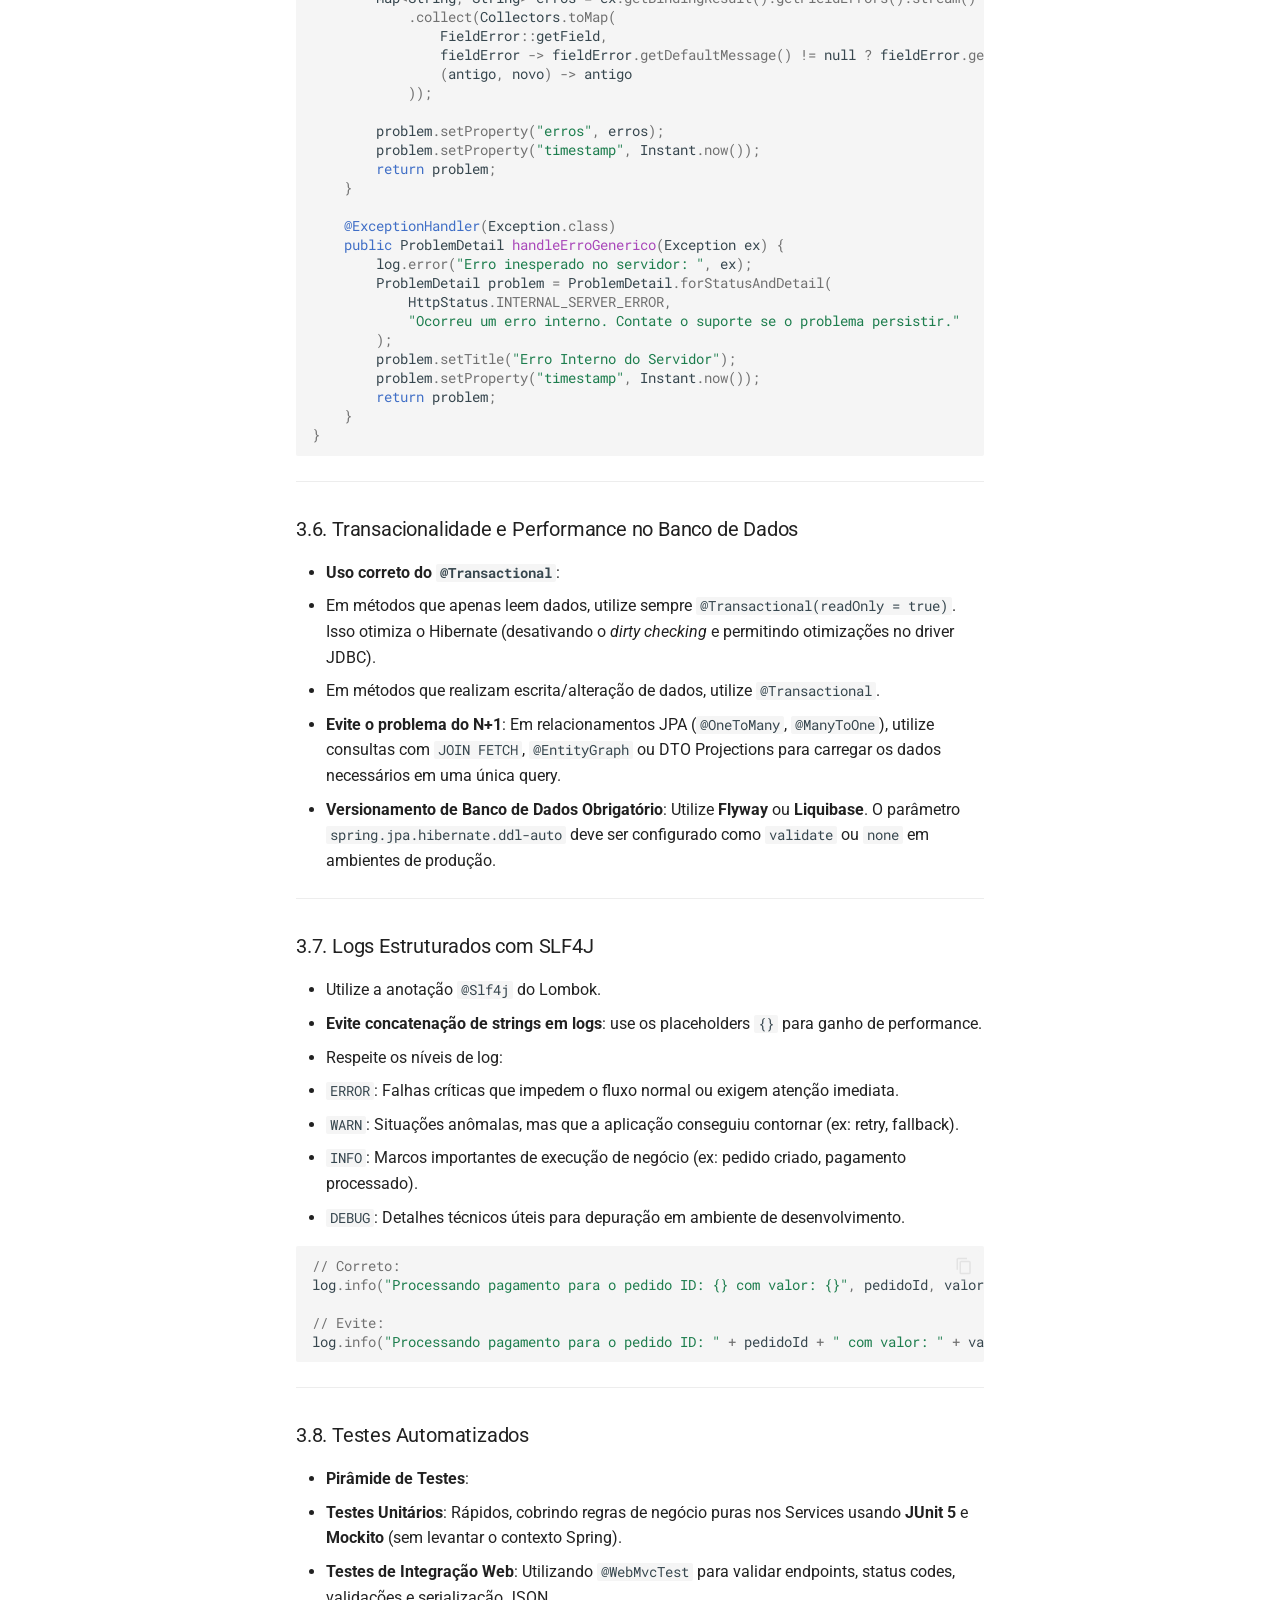
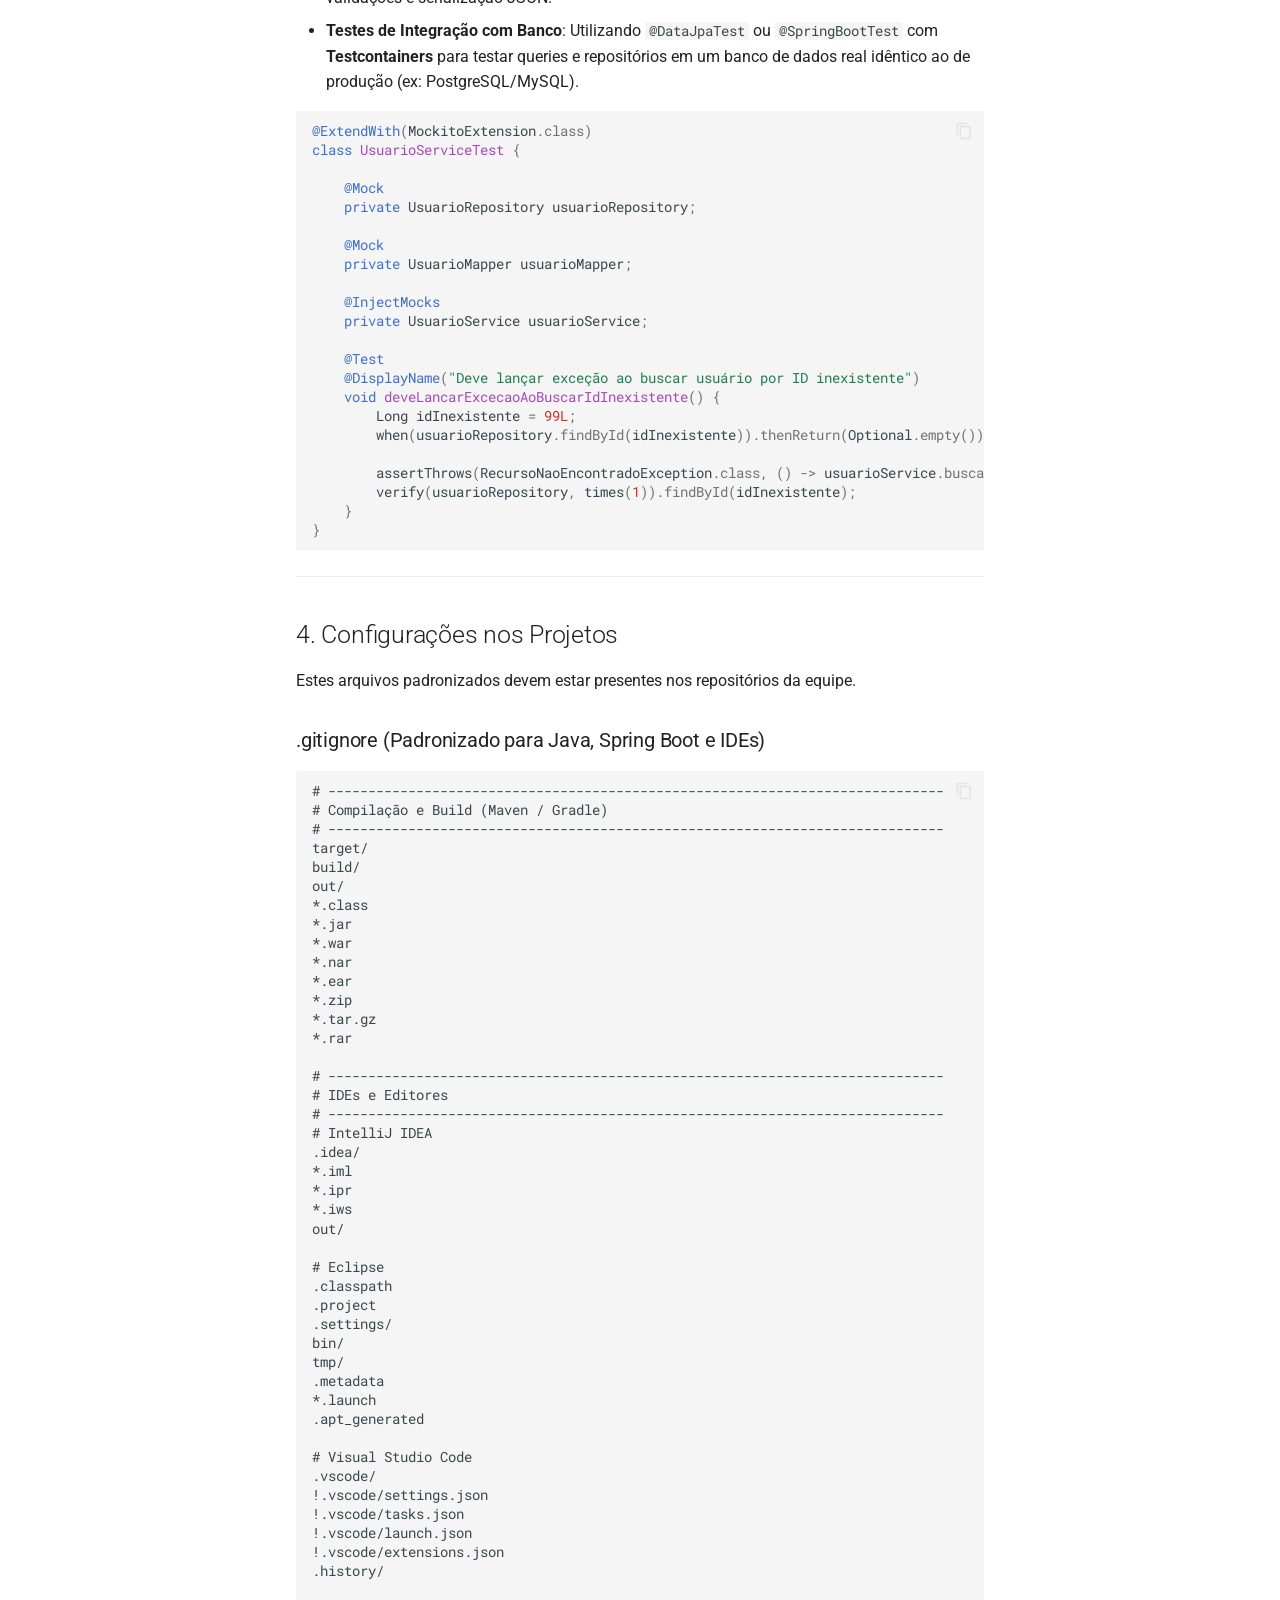
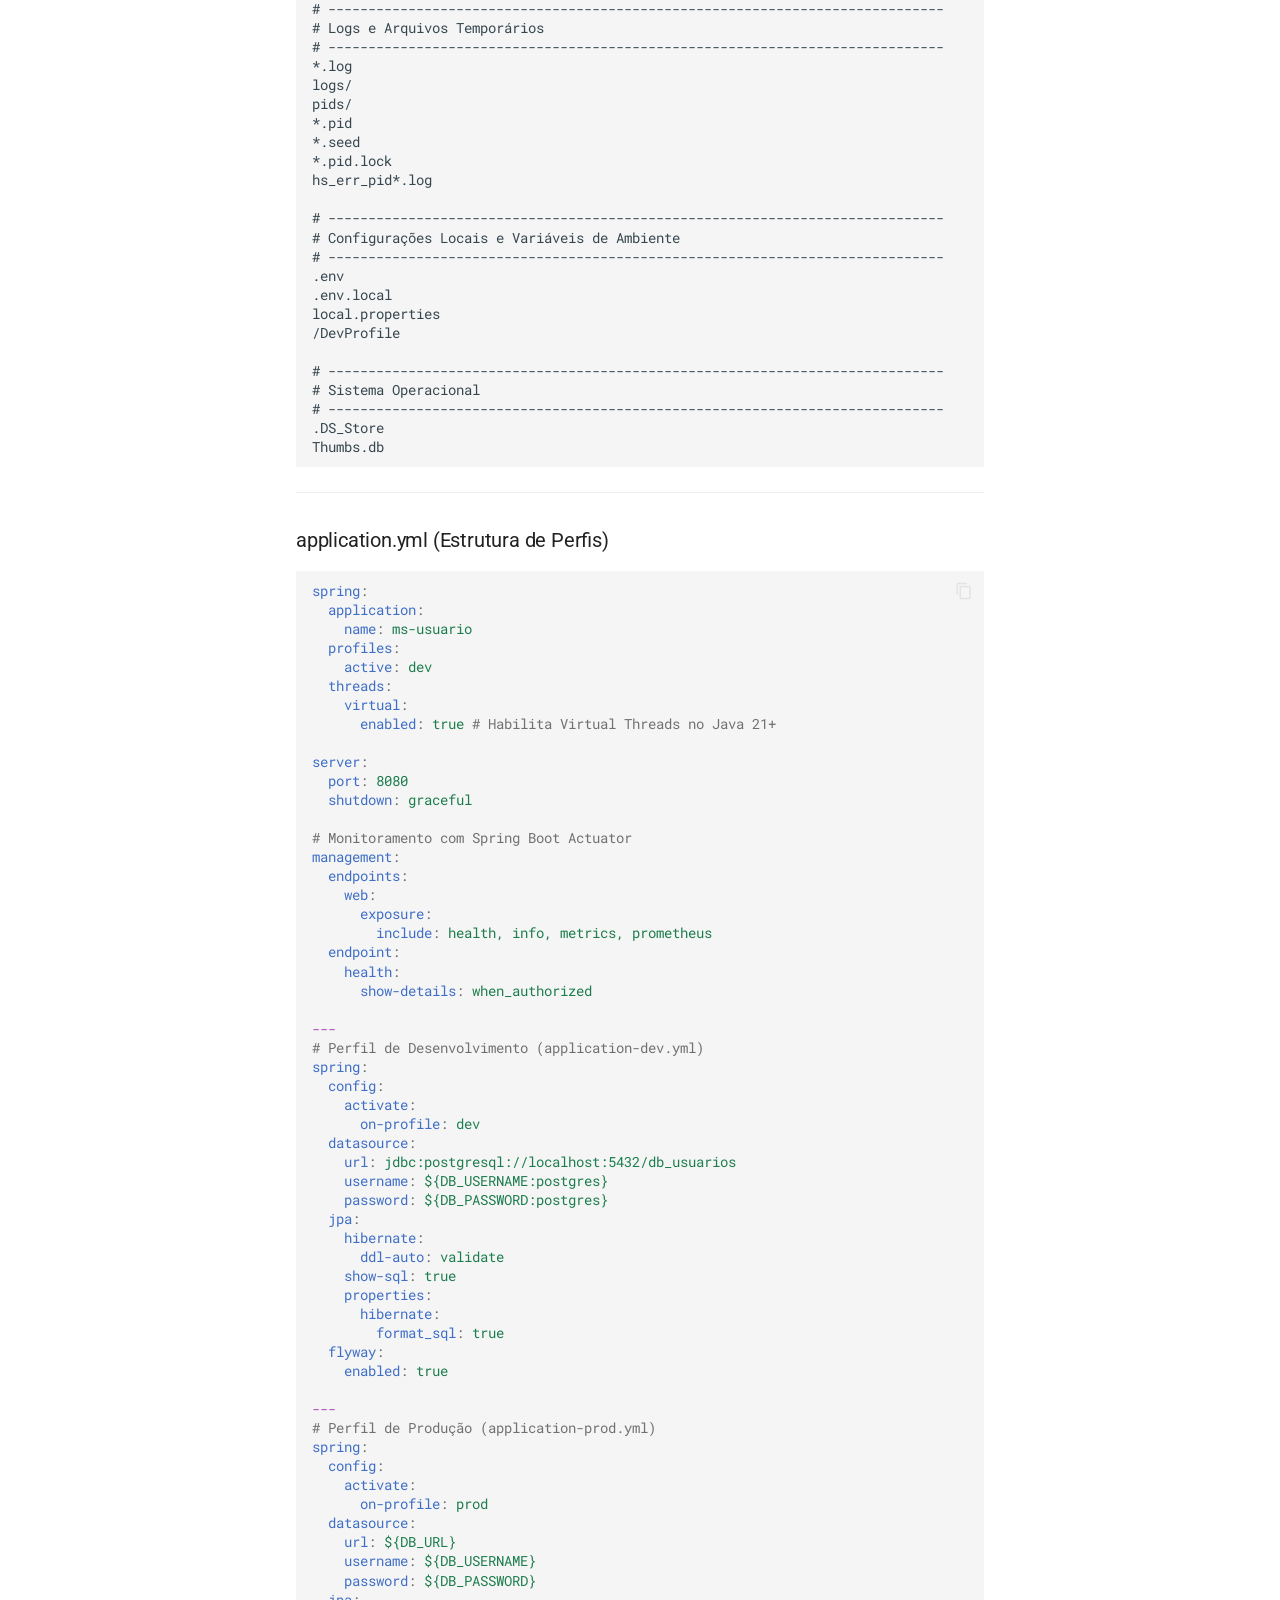
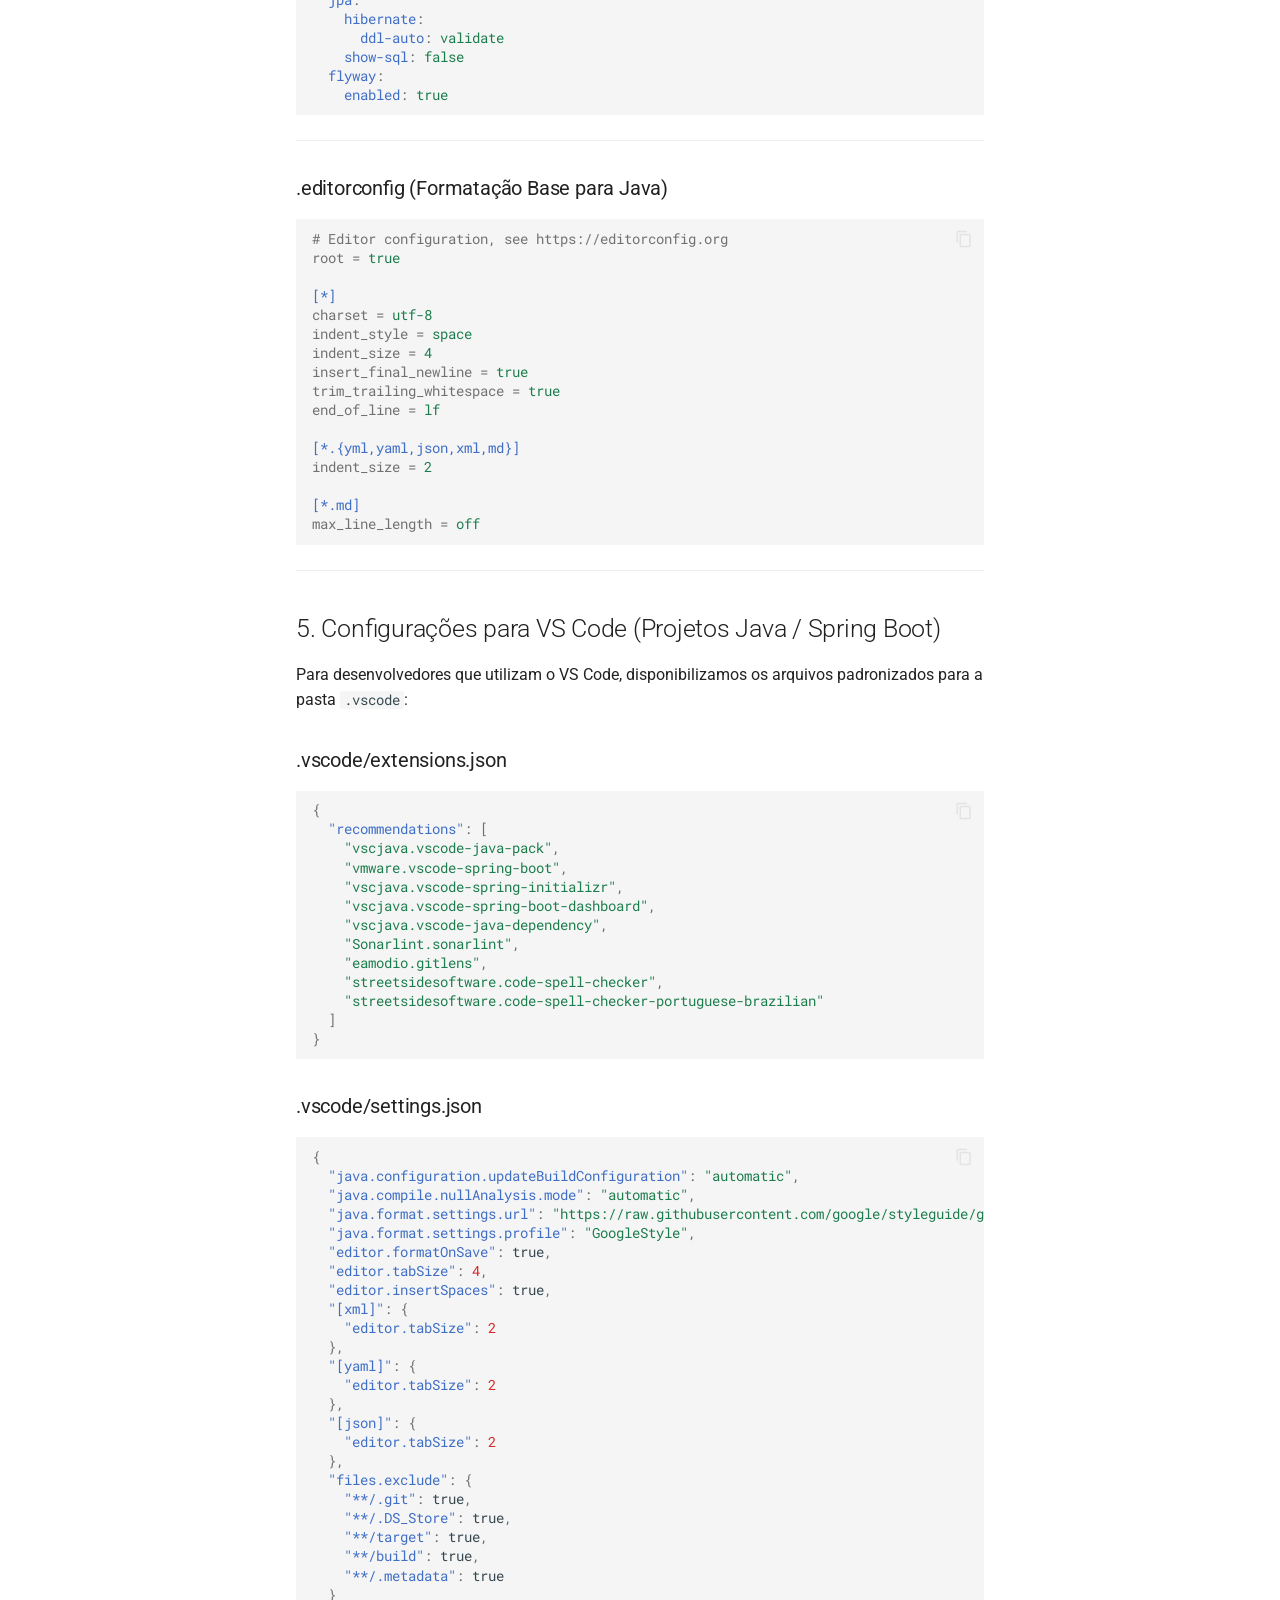
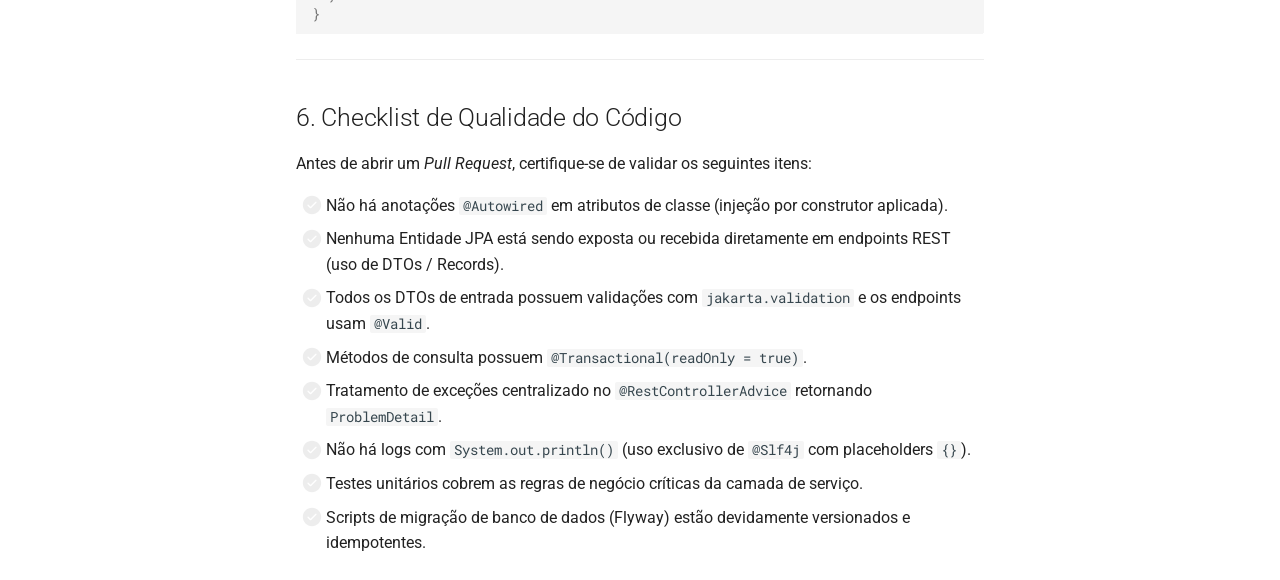
<file: SpringBoot/padronizacao_springboot/index.html>
<!DOCTYPE html><html lang="pt" class="no-js"><head>
    
      <meta charset="utf-8">
      <meta name="viewport" content="width=device-width,initial-scale=1">
      
      
      
        <link rel="canonical" href="https://alternatribe.github.io/SpringBoot/padronizacao_springboot/">
      
      
        <link rel="prev" href="../../Flutter/teste/">
      
      
        <link rel="next" href="../../Versionamento/semver_git/">
      
      
        
      
      
      <link rel="icon" href="../../assets/images/favicon.png">
      <meta name="generator" content="mkdocs-1.6.1, mkdocs-material-9.7.7">
    
    
      
        <title>Padronização de Código no Spring Boot - Central de Tutoriais AlternaTribe</title>
      
    
    
      <link rel="stylesheet" href="../../assets/stylesheets/main.ec1eaa64.min.css">
      
      


    
    
      
    
    
      
        
        
        <link rel="preconnect" href="https://fonts.gstatic.com" crossorigin="">
        <link rel="stylesheet" href="https://fonts.googleapis.com/css?family=Roboto:300,300i,400,400i,700,700i%7CRoboto+Mono:400,400i,700,700i&amp;display=fallback">
        <style>:root{--md-text-font:"Roboto";--md-code-font:"Roboto Mono"}</style>
      
    
    
      <link rel="stylesheet" href="../../stylesheets/custom.css">
    
    <script>__md_scope=new URL("../..",location),__md_hash=e=>[...e].reduce(((e,_)=>(e<<5)-e+_.charCodeAt(0)),0),__md_get=(e,_=localStorage,t=__md_scope)=>JSON.parse(_.getItem(t.pathname+"."+e)),__md_set=(e,_,t=localStorage,a=__md_scope)=>{try{t.setItem(a.pathname+"."+e,JSON.stringify(_))}catch(e){}}</script>
    
      

    
    
  <link href="../../assets/stylesheets/glightbox.min.css" rel="stylesheet"><script src="../../assets/javascripts/glightbox.min.js"></script><style id="glightbox-style">
            html.glightbox-open { overflow: initial; height: 100%; }
            .gslide-title { margin-top: 0px; user-select: text; }
            .gslide-desc { color: #666; user-select: text; }
            .gslide-image img { background: white; }
            .gscrollbar-fixer { padding-right: 15px; }
            .gdesc-inner { font-size: 0.75rem; }
            body[data-md-color-scheme="slate"] .gdesc-inner { background: var(--md-default-bg-color); }
            body[data-md-color-scheme="slate"] .gslide-title { color: var(--md-default-fg-color); }
            body[data-md-color-scheme="slate"] .gslide-desc { color: var(--md-default-fg-color); }
        </style></head>
  
  
    <body dir="ltr">
  
    
    <input class="md-toggle" data-md-toggle="drawer" type="checkbox" id="__drawer" autocomplete="off">
    <input class="md-toggle" data-md-toggle="search" type="checkbox" id="__search" autocomplete="off">
    <label class="md-overlay" for="__drawer"></label>
    <div data-md-component="skip">
      
        
        <a href="#padronizacao-de-codigo-no-spring-boot" class="md-skip">
          Pular para conteúdo
        </a>
      
    </div>
    <div data-md-component="announce">
      
    </div>
    
    
      

  

<header class="md-header md-header--shadow" data-md-component="header">
  <nav class="md-header__inner md-grid" aria-label="Cabeçalho">
    <a href="../.." title="Central de Tutoriais AlternaTribe" class="md-header__button md-logo" aria-label="Central de Tutoriais AlternaTribe" data-md-component="logo">
      
  
  <svg xmlns="http://www.w3.org/2000/svg" viewBox="0 0 24 24"><path d="M12 8a3 3 0 0 0 3-3 3 3 0 0 0-3-3 3 3 0 0 0-3 3 3 3 0 0 0 3 3m0 3.54C9.64 9.35 6.5 8 3 8v11c3.5 0 6.64 1.35 9 3.54 2.36-2.19 5.5-3.54 9-3.54V8c-3.5 0-6.64 1.35-9 3.54"></path></svg>

    </a>
    <label class="md-header__button md-icon" for="__drawer">
      
      <svg xmlns="http://www.w3.org/2000/svg" viewBox="0 0 24 24"><path d="M3 6h18v2H3zm0 5h18v2H3zm0 5h18v2H3z"></path></svg>
    </label>
    <div class="md-header__title" data-md-component="header-title">
      <div class="md-header__ellipsis">
        <div class="md-header__topic">
          <span class="md-ellipsis">
            Central de Tutoriais AlternaTribe
          </span>
        </div>
        <div class="md-header__topic" data-md-component="header-topic">
          <span class="md-ellipsis">
            
              Padronização de Código no Spring Boot
            
          </span>
        </div>
      </div>
    </div>
    
    
      <script>var palette=__md_get("__palette");if(palette&&palette.color){if("(prefers-color-scheme)"===palette.color.media){var media=matchMedia("(prefers-color-scheme: light)"),input=document.querySelector(media.matches?"[data-md-color-media='(prefers-color-scheme: light)']":"[data-md-color-media='(prefers-color-scheme: dark)']");palette.color.media=input.getAttribute("data-md-color-media"),palette.color.scheme=input.getAttribute("data-md-color-scheme"),palette.color.primary=input.getAttribute("data-md-color-primary"),palette.color.accent=input.getAttribute("data-md-color-accent")}for(var[key,value]of Object.entries(palette.color))document.body.setAttribute("data-md-color-"+key,value)}</script>
    
    
    
      
      
        <label class="md-header__button md-icon" for="__search">
          
          <svg xmlns="http://www.w3.org/2000/svg" viewBox="0 0 24 24"><path d="M9.5 3A6.5 6.5 0 0 1 16 9.5c0 1.61-.59 3.09-1.56 4.23l.27.27h.79l5 5-1.5 1.5-5-5v-.79l-.27-.27A6.52 6.52 0 0 1 9.5 16 6.5 6.5 0 0 1 3 9.5 6.5 6.5 0 0 1 9.5 3m0 2C7 5 5 7 5 9.5S7 14 9.5 14 14 12 14 9.5 12 5 9.5 5"></path></svg>
        </label>
        <div class="md-search" data-md-component="search" role="dialog">
  <label class="md-search__overlay" for="__search"></label>
  <div class="md-search__inner" role="search">
    <form class="md-search__form" name="search">
      <input type="text" class="md-search__input" name="query" aria-label="Buscar" placeholder="Buscar" autocapitalize="off" autocorrect="off" autocomplete="off" spellcheck="false" data-md-component="search-query" required="">
      <label class="md-search__icon md-icon" for="__search">
        
        <svg xmlns="http://www.w3.org/2000/svg" viewBox="0 0 24 24"><path d="M9.5 3A6.5 6.5 0 0 1 16 9.5c0 1.61-.59 3.09-1.56 4.23l.27.27h.79l5 5-1.5 1.5-5-5v-.79l-.27-.27A6.52 6.52 0 0 1 9.5 16 6.5 6.5 0 0 1 3 9.5 6.5 6.5 0 0 1 9.5 3m0 2C7 5 5 7 5 9.5S7 14 9.5 14 14 12 14 9.5 12 5 9.5 5"></path></svg>
        
        <svg xmlns="http://www.w3.org/2000/svg" viewBox="0 0 24 24"><path d="M20 11v2H8l5.5 5.5-1.42 1.42L4.16 12l7.92-7.92L13.5 5.5 8 11z"></path></svg>
      </label>
      <nav class="md-search__options" aria-label="Pesquisar">
        
        <button type="reset" class="md-search__icon md-icon" title="Limpar" aria-label="Limpar" tabindex="-1">
          
          <svg xmlns="http://www.w3.org/2000/svg" viewBox="0 0 24 24"><path d="M19 6.41 17.59 5 12 10.59 6.41 5 5 6.41 10.59 12 5 17.59 6.41 19 12 13.41 17.59 19 19 17.59 13.41 12z"></path></svg>
        </button>
      </nav>
      
        <div class="md-search__suggest" data-md-component="search-suggest"></div>
      
    </form>
    <div class="md-search__output">
      <div class="md-search__scrollwrap" tabindex="0" data-md-scrollfix="">
        <div class="md-search-result" data-md-component="search-result">
          <div class="md-search-result__meta">
            Inicializando busca
          </div>
          <ol class="md-search-result__list" role="presentation"></ol>
        </div>
      </div>
    </div>
  </div>
</div>
      
    
    
  </nav>
  
</header>
    
    <div class="md-container" data-md-component="container">
      
      
        
          
        
      
      <main class="md-main" data-md-component="main">
        <div class="md-main__inner md-grid">
          
            
              
              <div class="md-sidebar md-sidebar--primary" data-md-component="sidebar" data-md-type="navigation">
                <div class="md-sidebar__scrollwrap">
                  <div class="md-sidebar__inner">
                    



<nav class="md-nav md-nav--primary" aria-label="Navegação" data-md-level="0">
  <label class="md-nav__title" for="__drawer">
    <a href="../.." title="Central de Tutoriais AlternaTribe" class="md-nav__button md-logo" aria-label="Central de Tutoriais AlternaTribe" data-md-component="logo">
      
  
  <svg xmlns="http://www.w3.org/2000/svg" viewBox="0 0 24 24"><path d="M12 8a3 3 0 0 0 3-3 3 3 0 0 0-3-3 3 3 0 0 0-3 3 3 3 0 0 0 3 3m0 3.54C9.64 9.35 6.5 8 3 8v11c3.5 0 6.64 1.35 9 3.54 2.36-2.19 5.5-3.54 9-3.54V8c-3.5 0-6.64 1.35-9 3.54"></path></svg>

    </a>
    Central de Tutoriais AlternaTribe
  </label>
  
  <ul class="md-nav__list" data-md-scrollfix="">
    
      
      
  
  
  
  
    <li class="md-nav__item">
      <a href="../.." class="md-nav__link">
        
  
  
  <span class="md-ellipsis">
    
  
    Home
  

    
  </span>
  
  

      </a>
    </li>
  

    
      
      
  
  
  
  
    <li class="md-nav__item">
      <a href="../../markdown/" class="md-nav__link">
        
  
  
  <span class="md-ellipsis">
    
  
    Markdown para MkDocs
  

    
  </span>
  
  

      </a>
    </li>
  

    
      
      
  
  
  
  
    
    
    
    
    
    <li class="md-nav__item md-nav__item--nested">
      
        
        
          
        
        <input class="md-nav__toggle md-toggle md-toggle--indeterminate" type="checkbox" id="__nav_3">
        
          
          <label class="md-nav__link" for="__nav_3" id="__nav_3_label" tabindex="0">
            
  
  
  <span class="md-ellipsis">
    
  
    Angular
  

    
  </span>
  
  

            <span class="md-nav__icon md-icon"></span>
          </label>
        
        <nav class="md-nav" data-md-level="1" aria-labelledby="__nav_3_label" aria-expanded="false">
          <label class="md-nav__title" for="__nav_3">
            <span class="md-nav__icon md-icon"></span>
            
  
    Angular
  

          </label>
          <ul class="md-nav__list" data-md-scrollfix="">
            
              
                
  
  
  
  
    <li class="md-nav__item">
      <a href="../../Angular/angular_releases/" class="md-nav__link">
        
  
  
  <span class="md-ellipsis">
    
  
    Angular Renaissance
  

    
  </span>
  
  

      </a>
    </li>
  

              
            
              
                
  
  
  
  
    <li class="md-nav__item">
      <a href="../../Angular/padronizacao_angular/" class="md-nav__link">
        
  
  
  <span class="md-ellipsis">
    
  
    Padronização de Código no Angular
  

    
  </span>
  
  

      </a>
    </li>
  

              
            
              
                
  
  
  
  
    <li class="md-nav__item">
      <a href="../../Angular/signals/" class="md-nav__link">
        
  
  
  <span class="md-ellipsis">
    
  
    SIGNALS
  

    
  </span>
  
  

      </a>
    </li>
  

              
            
          </ul>
        </nav>
      
    </li>
  

    
      
      
  
  
  
  
    
    
    
    
    
    <li class="md-nav__item md-nav__item--nested">
      
        
        
          
        
        <input class="md-nav__toggle md-toggle md-toggle--indeterminate" type="checkbox" id="__nav_4">
        
          
          <label class="md-nav__link" for="__nav_4" id="__nav_4_label" tabindex="0">
            
  
  
  <span class="md-ellipsis">
    
  
    Estrutura
  

    
  </span>
  
  

            <span class="md-nav__icon md-icon"></span>
          </label>
        
        <nav class="md-nav" data-md-level="1" aria-labelledby="__nav_4_label" aria-expanded="false">
          <label class="md-nav__title" for="__nav_4">
            <span class="md-nav__icon md-icon"></span>
            
  
    Estrutura
  

          </label>
          <ul class="md-nav__list" data-md-scrollfix="">
            
              
                
  
  
  
  
    <li class="md-nav__item">
      <a href="../../Estrutura/teste/" class="md-nav__link">
        
  
  
  <span class="md-ellipsis">
    
  
    Teste
  

    
  </span>
  
  

      </a>
    </li>
  

              
            
          </ul>
        </nav>
      
    </li>
  

    
      
      
  
  
  
  
    
    
    
    
    
    <li class="md-nav__item md-nav__item--nested">
      
        
        
          
        
        <input class="md-nav__toggle md-toggle md-toggle--indeterminate" type="checkbox" id="__nav_5">
        
          
          <label class="md-nav__link" for="__nav_5" id="__nav_5_label" tabindex="0">
            
  
  
  <span class="md-ellipsis">
    
  
    Flutter
  

    
  </span>
  
  

            <span class="md-nav__icon md-icon"></span>
          </label>
        
        <nav class="md-nav" data-md-level="1" aria-labelledby="__nav_5_label" aria-expanded="false">
          <label class="md-nav__title" for="__nav_5">
            <span class="md-nav__icon md-icon"></span>
            
  
    Flutter
  

          </label>
          <ul class="md-nav__list" data-md-scrollfix="">
            
              
                
  
  
  
  
    <li class="md-nav__item">
      <a href="../../Flutter/EVENT_BUS/" class="md-nav__link">
        
  
  
  <span class="md-ellipsis">
    
  
    Event Bus (Domain Events)
  

    
  </span>
  
  

      </a>
    </li>
  

              
            
              
                
  
  
  
  
    <li class="md-nav__item">
      <a href="../../Flutter/teste/" class="md-nav__link">
        
  
  
  <span class="md-ellipsis">
    
  
    Flutter
  

    
  </span>
  
  

      </a>
    </li>
  

              
            
          </ul>
        </nav>
      
    </li>
  

    
      
      
  
  
    
  
  
  
    
    
    
    
    
    <li class="md-nav__item md-nav__item--active md-nav__item--nested">
      
        
        
        <input class="md-nav__toggle md-toggle " type="checkbox" id="__nav_6" checked="">
        
          
          <label class="md-nav__link" for="__nav_6" id="__nav_6_label" tabindex="0">
            
  
  
  <span class="md-ellipsis">
    
  
    SpringBoot
  

    
  </span>
  
  

            <span class="md-nav__icon md-icon"></span>
          </label>
        
        <nav class="md-nav" data-md-level="1" aria-labelledby="__nav_6_label" aria-expanded="true">
          <label class="md-nav__title" for="__nav_6">
            <span class="md-nav__icon md-icon"></span>
            
  
    SpringBoot
  

          </label>
          <ul class="md-nav__list" data-md-scrollfix="">
            
              
                
  
  
    
  
  
  
    <li class="md-nav__item md-nav__item--active">
      
      <input class="md-nav__toggle md-toggle" type="checkbox" id="__toc">
      
      
        
      
      
        <label class="md-nav__link md-nav__link--active" for="__toc">
          
  
  
  <span class="md-ellipsis">
    
  
    Padronização de Código no Spring Boot
  

    
  </span>
  
  

          <span class="md-nav__icon md-icon"></span>
        </label>
      
      <a href="./" class="md-nav__link md-nav__link--active">
        
  
  
  <span class="md-ellipsis">
    
  
    Padronização de Código no Spring Boot
  

    
  </span>
  
  

      </a>
      
        

<nav class="md-nav md-nav--secondary" aria-label="Índice">
  
  
  
    
  
  
    <label class="md-nav__title" for="__toc">
      <span class="md-nav__icon md-icon"></span>
      Índice
    </label>
    <ul class="md-nav__list" data-md-component="toc" data-md-scrollfix="">
      
        <li class="md-nav__item">
  <a href="#1-ferramentas-e-configuracoes" class="md-nav__link">
    <span class="md-ellipsis">
      
        1. Ferramentas e Configurações
      
    </span>
  </a>
  
</li>
      
        <li class="md-nav__item">
  <a href="#2-estrutura-de-arquivos-e-nomenclatura" class="md-nav__link">
    <span class="md-ellipsis">
      
        2. Estrutura de Arquivos e Nomenclatura
      
    </span>
  </a>
  
    <nav class="md-nav" aria-label="2. Estrutura de Arquivos e Nomenclatura">
      <ul class="md-nav__list">
        
          <li class="md-nav__item">
  <a href="#nomenclatura" class="md-nav__link">
    <span class="md-ellipsis">
      
        Nomenclatura
      
    </span>
  </a>
  
</li>
        
          <li class="md-nav__item">
  <a href="#estrutura-de-pastas-e-pacotes" class="md-nav__link">
    <span class="md-ellipsis">
      
        Estrutura de Pastas e Pacotes
      
    </span>
  </a>
  
</li>
        
      </ul>
    </nav>
  
</li>
      
        <li class="md-nav__item">
  <a href="#3-boas-praticas-no-spring-boot" class="md-nav__link">
    <span class="md-ellipsis">
      
        3. Boas Práticas no Spring Boot
      
    </span>
  </a>
  
    <nav class="md-nav" aria-label="3. Boas Práticas no Spring Boot">
      <ul class="md-nav__list">
        
          <li class="md-nav__item">
  <a href="#31-java-moderno-e-spring-boot-3" class="md-nav__link">
    <span class="md-ellipsis">
      
        3.1. Java Moderno e Spring Boot 3+
      
    </span>
  </a>
  
</li>
        
          <li class="md-nav__item">
  <a href="#32-injecao-de-dependencias-por-construtor" class="md-nav__link">
    <span class="md-ellipsis">
      
        3.2. Injeção de Dependências por Construtor
      
    </span>
  </a>
  
</li>
        
          <li class="md-nav__item">
  <a href="#33-dtos-imutaveis-com-record-e-validacao-declarativa" class="md-nav__link">
    <span class="md-ellipsis">
      
        3.3. DTOs Imutáveis com record e Validação Declarativa
      
    </span>
  </a>
  
</li>
        
          <li class="md-nav__item">
  <a href="#34-controladores-rest-padronizados" class="md-nav__link">
    <span class="md-ellipsis">
      
        3.4. Controladores REST Padronizados
      
    </span>
  </a>
  
</li>
        
          <li class="md-nav__item">
  <a href="#35-tratamento-global-de-excecoes-e-rfc-7807-problemdetail" class="md-nav__link">
    <span class="md-ellipsis">
      
        3.5. Tratamento Global de Exceções e RFC 7807 (ProblemDetail)
      
    </span>
  </a>
  
</li>
        
          <li class="md-nav__item">
  <a href="#36-transacionalidade-e-performance-no-banco-de-dados" class="md-nav__link">
    <span class="md-ellipsis">
      
        3.6. Transacionalidade e Performance no Banco de Dados
      
    </span>
  </a>
  
</li>
        
          <li class="md-nav__item">
  <a href="#37-logs-estruturados-com-slf4j" class="md-nav__link">
    <span class="md-ellipsis">
      
        3.7. Logs Estruturados com SLF4J
      
    </span>
  </a>
  
</li>
        
          <li class="md-nav__item">
  <a href="#38-testes-automatizados" class="md-nav__link">
    <span class="md-ellipsis">
      
        3.8. Testes Automatizados
      
    </span>
  </a>
  
</li>
        
      </ul>
    </nav>
  
</li>
      
        <li class="md-nav__item">
  <a href="#4-configuracoes-nos-projetos" class="md-nav__link">
    <span class="md-ellipsis">
      
        4. Configurações nos Projetos
      
    </span>
  </a>
  
    <nav class="md-nav" aria-label="4. Configurações nos Projetos">
      <ul class="md-nav__list">
        
          <li class="md-nav__item">
  <a href="#gitignore-padronizado-para-java-spring-boot-e-ides" class="md-nav__link">
    <span class="md-ellipsis">
      
        .gitignore (Padronizado para Java, Spring Boot e IDEs)
      
    </span>
  </a>
  
</li>
        
          <li class="md-nav__item">
  <a href="#applicationyml-estrutura-de-perfis" class="md-nav__link">
    <span class="md-ellipsis">
      
        application.yml (Estrutura de Perfis)
      
    </span>
  </a>
  
</li>
        
          <li class="md-nav__item">
  <a href="#editorconfig-formatacao-base-para-java" class="md-nav__link">
    <span class="md-ellipsis">
      
        .editorconfig (Formatação Base para Java)
      
    </span>
  </a>
  
</li>
        
      </ul>
    </nav>
  
</li>
      
        <li class="md-nav__item">
  <a href="#5-configuracoes-para-vs-code-projetos-java-spring-boot" class="md-nav__link">
    <span class="md-ellipsis">
      
        5. Configurações para VS Code (Projetos Java / Spring Boot)
      
    </span>
  </a>
  
    <nav class="md-nav" aria-label="5. Configurações para VS Code (Projetos Java / Spring Boot)">
      <ul class="md-nav__list">
        
          <li class="md-nav__item">
  <a href="#vscodeextensionsjson" class="md-nav__link">
    <span class="md-ellipsis">
      
        .vscode/extensions.json
      
    </span>
  </a>
  
</li>
        
          <li class="md-nav__item">
  <a href="#vscodesettingsjson" class="md-nav__link">
    <span class="md-ellipsis">
      
        .vscode/settings.json
      
    </span>
  </a>
  
</li>
        
      </ul>
    </nav>
  
</li>
      
        <li class="md-nav__item">
  <a href="#6-checklist-de-qualidade-do-codigo" class="md-nav__link">
    <span class="md-ellipsis">
      
        6. Checklist de Qualidade do Código
      
    </span>
  </a>
  
</li>
      
    </ul>
  
</nav>
      
    </li>
  

              
            
          </ul>
        </nav>
      
    </li>
  

    
      
      
  
  
  
  
    
    
    
    
    
    <li class="md-nav__item md-nav__item--nested">
      
        
        
          
        
        <input class="md-nav__toggle md-toggle md-toggle--indeterminate" type="checkbox" id="__nav_7">
        
          
          <label class="md-nav__link" for="__nav_7" id="__nav_7_label" tabindex="0">
            
  
  
  <span class="md-ellipsis">
    
  
    Versionamento
  

    
  </span>
  
  

            <span class="md-nav__icon md-icon"></span>
          </label>
        
        <nav class="md-nav" data-md-level="1" aria-labelledby="__nav_7_label" aria-expanded="false">
          <label class="md-nav__title" for="__nav_7">
            <span class="md-nav__icon md-icon"></span>
            
  
    Versionamento
  

          </label>
          <ul class="md-nav__list" data-md-scrollfix="">
            
              
                
  
  
  
  
    <li class="md-nav__item">
      <a href="../../Versionamento/semver_git/" class="md-nav__link">
        
  
  
  <span class="md-ellipsis">
    
  
    Versionamento Automático no Git
  

    
  </span>
  
  

      </a>
    </li>
  

              
            
          </ul>
        </nav>
      
    </li>
  

    
  </ul>
</nav>
                  </div>
                </div>
              </div>
            
            
              
              <div class="md-sidebar md-sidebar--secondary" data-md-component="sidebar" data-md-type="toc">
                <div class="md-sidebar__scrollwrap">
                  <div class="md-sidebar__inner">
                    

<nav class="md-nav md-nav--secondary" aria-label="Índice">
  
  
  
    
  
  
    <label class="md-nav__title" for="__toc">
      <span class="md-nav__icon md-icon"></span>
      Índice
    </label>
    <ul class="md-nav__list" data-md-component="toc" data-md-scrollfix="">
      
        <li class="md-nav__item">
  <a href="#1-ferramentas-e-configuracoes" class="md-nav__link">
    <span class="md-ellipsis">
      
        1. Ferramentas e Configurações
      
    </span>
  </a>
  
</li>
      
        <li class="md-nav__item">
  <a href="#2-estrutura-de-arquivos-e-nomenclatura" class="md-nav__link">
    <span class="md-ellipsis">
      
        2. Estrutura de Arquivos e Nomenclatura
      
    </span>
  </a>
  
    <nav class="md-nav" aria-label="2. Estrutura de Arquivos e Nomenclatura">
      <ul class="md-nav__list">
        
          <li class="md-nav__item">
  <a href="#nomenclatura" class="md-nav__link">
    <span class="md-ellipsis">
      
        Nomenclatura
      
    </span>
  </a>
  
</li>
        
          <li class="md-nav__item">
  <a href="#estrutura-de-pastas-e-pacotes" class="md-nav__link">
    <span class="md-ellipsis">
      
        Estrutura de Pastas e Pacotes
      
    </span>
  </a>
  
</li>
        
      </ul>
    </nav>
  
</li>
      
        <li class="md-nav__item">
  <a href="#3-boas-praticas-no-spring-boot" class="md-nav__link">
    <span class="md-ellipsis">
      
        3. Boas Práticas no Spring Boot
      
    </span>
  </a>
  
    <nav class="md-nav" aria-label="3. Boas Práticas no Spring Boot">
      <ul class="md-nav__list">
        
          <li class="md-nav__item">
  <a href="#31-java-moderno-e-spring-boot-3" class="md-nav__link">
    <span class="md-ellipsis">
      
        3.1. Java Moderno e Spring Boot 3+
      
    </span>
  </a>
  
</li>
        
          <li class="md-nav__item">
  <a href="#32-injecao-de-dependencias-por-construtor" class="md-nav__link">
    <span class="md-ellipsis">
      
        3.2. Injeção de Dependências por Construtor
      
    </span>
  </a>
  
</li>
        
          <li class="md-nav__item">
  <a href="#33-dtos-imutaveis-com-record-e-validacao-declarativa" class="md-nav__link">
    <span class="md-ellipsis">
      
        3.3. DTOs Imutáveis com record e Validação Declarativa
      
    </span>
  </a>
  
</li>
        
          <li class="md-nav__item">
  <a href="#34-controladores-rest-padronizados" class="md-nav__link">
    <span class="md-ellipsis">
      
        3.4. Controladores REST Padronizados
      
    </span>
  </a>
  
</li>
        
          <li class="md-nav__item">
  <a href="#35-tratamento-global-de-excecoes-e-rfc-7807-problemdetail" class="md-nav__link">
    <span class="md-ellipsis">
      
        3.5. Tratamento Global de Exceções e RFC 7807 (ProblemDetail)
      
    </span>
  </a>
  
</li>
        
          <li class="md-nav__item">
  <a href="#36-transacionalidade-e-performance-no-banco-de-dados" class="md-nav__link">
    <span class="md-ellipsis">
      
        3.6. Transacionalidade e Performance no Banco de Dados
      
    </span>
  </a>
  
</li>
        
          <li class="md-nav__item">
  <a href="#37-logs-estruturados-com-slf4j" class="md-nav__link">
    <span class="md-ellipsis">
      
        3.7. Logs Estruturados com SLF4J
      
    </span>
  </a>
  
</li>
        
          <li class="md-nav__item">
  <a href="#38-testes-automatizados" class="md-nav__link">
    <span class="md-ellipsis">
      
        3.8. Testes Automatizados
      
    </span>
  </a>
  
</li>
        
      </ul>
    </nav>
  
</li>
      
        <li class="md-nav__item">
  <a href="#4-configuracoes-nos-projetos" class="md-nav__link">
    <span class="md-ellipsis">
      
        4. Configurações nos Projetos
      
    </span>
  </a>
  
    <nav class="md-nav" aria-label="4. Configurações nos Projetos">
      <ul class="md-nav__list">
        
          <li class="md-nav__item">
  <a href="#gitignore-padronizado-para-java-spring-boot-e-ides" class="md-nav__link">
    <span class="md-ellipsis">
      
        .gitignore (Padronizado para Java, Spring Boot e IDEs)
      
    </span>
  </a>
  
</li>
        
          <li class="md-nav__item">
  <a href="#applicationyml-estrutura-de-perfis" class="md-nav__link">
    <span class="md-ellipsis">
      
        application.yml (Estrutura de Perfis)
      
    </span>
  </a>
  
</li>
        
          <li class="md-nav__item">
  <a href="#editorconfig-formatacao-base-para-java" class="md-nav__link">
    <span class="md-ellipsis">
      
        .editorconfig (Formatação Base para Java)
      
    </span>
  </a>
  
</li>
        
      </ul>
    </nav>
  
</li>
      
        <li class="md-nav__item">
  <a href="#5-configuracoes-para-vs-code-projetos-java-spring-boot" class="md-nav__link">
    <span class="md-ellipsis">
      
        5. Configurações para VS Code (Projetos Java / Spring Boot)
      
    </span>
  </a>
  
    <nav class="md-nav" aria-label="5. Configurações para VS Code (Projetos Java / Spring Boot)">
      <ul class="md-nav__list">
        
          <li class="md-nav__item">
  <a href="#vscodeextensionsjson" class="md-nav__link">
    <span class="md-ellipsis">
      
        .vscode/extensions.json
      
    </span>
  </a>
  
</li>
        
          <li class="md-nav__item">
  <a href="#vscodesettingsjson" class="md-nav__link">
    <span class="md-ellipsis">
      
        .vscode/settings.json
      
    </span>
  </a>
  
</li>
        
      </ul>
    </nav>
  
</li>
      
        <li class="md-nav__item">
  <a href="#6-checklist-de-qualidade-do-codigo" class="md-nav__link">
    <span class="md-ellipsis">
      
        6. Checklist de Qualidade do Código
      
    </span>
  </a>
  
</li>
      
    </ul>
  
</nav>
                  </div>
                </div>
              </div>
            
          
          
            <div class="md-content" data-md-component="content">
              
              <article class="md-content__inner md-typeset">
                
                  



<h1 id="padronizacao-de-codigo-no-spring-boot">Padronização de Código no Spring Boot</h1>
<p>Este documento serve como um guia de padronização de código e arquitetura para o desenvolvimento backend com <strong>Spring Boot (Java 17 / 21+ e Spring Boot 3.x+)</strong>. Ele foi elaborado para garantir a consistência, manutenibilidade, segurança e escalabilidade dos microsserviços e APIs da equipe. Seguir estas diretrizes e adotar as ferramentas descritas aqui é fundamental para a colaboração eficiente e a qualidade do software em produção.</p>
<blockquote>
<p><em>Este guia é um documento vivo e pode ser atualizado conforme a equipe evolui e adota novas práticas. Se você tiver alguma dúvida ou sugestão, sinta-se à vontade para discuti-la com a equipe.</em></p>
<p><strong><em>(Texto tachado ainda está em estudo)</em></strong></p>
</blockquote>
<hr>
<h2 id="1-ferramentas-e-configuracoes">1. Ferramentas e Configurações</h2>
<p>Para garantir um ambiente de desenvolvimento coeso e automatizado, adotamos as seguintes ferramentas e plugins:</p>
<ul>
<li><strong>IDEs Recomendadas</strong>:</li>
<li><strong>IntelliJ IDEA (Ultimate ou Community)</strong>: IDE padrão recomendada para desenvolvimento Java/Spring.</li>
<li>
<p><strong>VS Code</strong>: Com o pacote <strong>Extension Pack for Java</strong> e <strong>Spring Boot Extension Pack</strong> (Microsoft &amp; VMware).</p>
</li>
<li>
<p><strong>Plugins e Extensões Essenciais</strong>:</p>
</li>
<li><strong>Lombok Plugin</strong>: Suporte a anotações como <code>@Getter</code>, <code>@Setter</code>, <code>@RequiredArgsConstructor</code> e <code>@Slf4j</code>.</li>
<li><strong>SonarLint</strong>: Análise estática em tempo real para detectar bugs, falhas de segurança e <em>code smells</em> antes do commit.</li>
<li><strong>Checkstyle / Spotless</strong>: Garantia de formatação e estilo consistente de código Java.</li>
<li>
<p><strong>GitLens</strong>: Rastreabilidade e histórico de alterações diretamente no editor.</p>
</li>
<li>
<p><strong>Análise Estática e Qualidade</strong>:</p>
</li>
<li><strong>Spotless / Checkstyle</strong>: Padronização de formatação automática (Google Java Style ou padrão da equipe) configurada no build (<em>Maven/Gradle</em>).</li>
<li><strong>SonarQube / SonarCloud</strong>: Integração contínua para monitoramento de dívida técnica, vulnerabilidades e cobertura de testes.</li>
<li>~~<strong>Husky &amp; Pre-commit Hooks</strong>~~: Automação da validação de compilação e formatação antes do commit local.</li>
</ul>
<hr>
<h2 id="2-estrutura-de-arquivos-e-nomenclatura">2. Estrutura de Arquivos e Nomenclatura</h2>
<p>Convenções claras de nomenclatura facilitam a leitura, navegação e integração entre múltiplos desenvolvedores.</p>
<h3 id="nomenclatura">Nomenclatura</h3>
<ul>
<li><strong>Pacotes</strong>: Sempre em letras minúsculas (<code>lowercase</code>), sem sublinhados e separados por pontos (<code>com.empresa.projeto.modulo</code>).</li>
<li><strong>Classes, Interfaces, Records e Enums</strong>: <code>PascalCase</code> (<em><code>UsuarioService</code></em>, <em><code>PedidoRepository</code></em>, <em><code>StatusPedidoEnum</code></em>, <em><code>CriarUsuarioRequest</code></em>).</li>
<li><strong>Controllers</strong>: Sufixo <code>Controller</code> (<em><code>UsuarioController</code></em>).</li>
<li><strong>Services</strong>: Sufixo <code>Service</code> (<em><code>UsuarioService</code></em>, <em><code>ProcessarPagamentoService</code></em>).</li>
<li><strong>Repositories</strong>: Sufixo <code>Repository</code> (<em><code>UsuarioRepository</code></em>).</li>
<li><strong>Entities (JPA)</strong>: Nome do domínio em <code>PascalCase</code> sem sufixo desnecessário (<em><code>Usuario</code></em>, <em><code>Pedido</code></em>, <em><code>ItemPedido</code></em>).</li>
<li><strong>DTOs (Data Transfer Objects)</strong>: Sufixos que expressem a intenção, preferencialmente usando <code>Record</code> (<em><code>UsuarioResponse</code></em>, <em><code>CriarUsuarioRequest</code></em>, <em><code>AtualizarStatusRequest</code></em>).</li>
<li><strong>Mappers</strong>: Sufixo <code>Mapper</code> (<em><code>UsuarioMapper</code></em>).</li>
<li><strong>Exceptions</strong>: Sufixo <code>Exception</code> (<em><code>RecursoNaoEncontradoException</code></em>, <em><code>RegraDeNegocioException</code></em>).</li>
<li><strong>Configs</strong>: Sufixo <code>Config</code> (<em><code>SecurityConfig</code></em>, <em><code>OpenApiConfig</code></em>).</li>
<li><strong>Métodos e Variáveis</strong>: <code>camelCase</code> (<em><code>calcularTotal()</code></em>, <em><code>buscarPorId()</code></em>, <em><code>dataCriacao</code></em>).</li>
<li><strong>Constantes</strong>: <code>UPPER_SNAKE_CASE</code> (<em><code>MAX_TENTATIVAS_LOGIN</code></em>, <em><code>CABECALHO_AUTORIZACAO</code></em>).</li>
<li><strong>Tabelas e Colunas no Banco de Dados</strong>: <code>snake_case</code> (<em><code>tb_usuario</code></em>, <em><code>tb_item_pedido</code></em>, <em><code>data_criacao</code></em>, <em><code>usuario_id</code></em>).</li>
<li><strong>Endpoints REST</strong>: <code>kebab-case</code>, substantivos no plural e organizados de forma hierárquica:</li>
<li><code>GET /api/v1/usuarios</code> (Listagem)</li>
<li><code>GET /api/v1/usuarios/{id}</code> (Consulta por ID)</li>
<li><code>POST /api/v1/usuarios</code> (Criação)</li>
<li><code>PUT /api/v1/usuarios/{id}</code> (Atualização total)</li>
<li><code>PATCH /api/v1/usuarios/{id}/status</code> (Atualização parcial)</li>
<li><code>DELETE /api/v1/usuarios/{id}</code> (Exclusão)</li>
</ul>
<hr>
<h3 id="estrutura-de-pastas-e-pacotes">Estrutura de Pastas e Pacotes</h3>
<p>Recomendamos a organização por <strong>Features/Domínios</strong> ou <strong>Camadas Modulares</strong>, mantendo alta coesão e baixo acoplamento:</p>
<div class="language-text highlight"><pre><span></span><code><span id="__span-0-1"><a id="__codelineno-0-1" name="__codelineno-0-1" href="#__codelineno-0-1"></a>src/
</span><span id="__span-0-2"><a id="__codelineno-0-2" name="__codelineno-0-2" href="#__codelineno-0-2"></a>├── main/
</span><span id="__span-0-3"><a id="__codelineno-0-3" name="__codelineno-0-3" href="#__codelineno-0-3"></a>│   ├── java/
</span><span id="__span-0-4"><a id="__codelineno-0-4" name="__codelineno-0-4" href="#__codelineno-0-4"></a>│   │   └── com/empresa/app/
</span><span id="__span-0-5"><a id="__codelineno-0-5" name="__codelineno-0-5" href="#__codelineno-0-5"></a>│   │       ├── Application.java               # Classe principal de inicialização (@SpringBootApplication)
</span><span id="__span-0-6"><a id="__codelineno-0-6" name="__codelineno-0-6" href="#__codelineno-0-6"></a>│   │       │
</span><span id="__span-0-7"><a id="__codelineno-0-7" name="__codelineno-0-7" href="#__codelineno-0-7"></a>│   │       ├── core/                          # Configurações globais, segurança e infraestrutura comum
</span><span id="__span-0-8"><a id="__codelineno-0-8" name="__codelineno-0-8" href="#__codelineno-0-8"></a>│   │       │   ├── config/                    # Configurações do Spring (Security, OpenAPI, Jackson, Cors)
</span><span id="__span-0-9"><a id="__codelineno-0-9" name="__codelineno-0-9" href="#__codelineno-0-9"></a>│   │       │   │   ├── SecurityConfig.java
</span><span id="__span-0-10"><a id="__codelineno-0-10" name="__codelineno-0-10" href="#__codelineno-0-10"></a>│   │       │   │   └── OpenApiConfig.java
</span><span id="__span-0-11"><a id="__codelineno-0-11" name="__codelineno-0-11" href="#__codelineno-0-11"></a>│   │       │   ├── exception/                 # Tratamento global de erros e exceções customizadas
</span><span id="__span-0-12"><a id="__codelineno-0-12" name="__codelineno-0-12" href="#__codelineno-0-12"></a>│   │       │   │   ├── GlobalExceptionHandler.java
</span><span id="__span-0-13"><a id="__codelineno-0-13" name="__codelineno-0-13" href="#__codelineno-0-13"></a>│   │       │   │   ├── ProblemDetailResponse.java
</span><span id="__span-0-14"><a id="__codelineno-0-14" name="__codelineno-0-14" href="#__codelineno-0-14"></a>│   │       │   │   └── RecursoNaoEncontradoException.java
</span><span id="__span-0-15"><a id="__codelineno-0-15" name="__codelineno-0-15" href="#__codelineno-0-15"></a>│   │       │   ├── filter/                    # Filtros de requisição (JWT, Logging, CorrelationId)
</span><span id="__span-0-16"><a id="__codelineno-0-16" name="__codelineno-0-16" href="#__codelineno-0-16"></a>│   │       │   │   └── JwtAuthFilter.java
</span><span id="__span-0-17"><a id="__codelineno-0-17" name="__codelineno-0-17" href="#__codelineno-0-17"></a>│   │       │   └── util/                      # Classes utilitárias puras
</span><span id="__span-0-18"><a id="__codelineno-0-18" name="__codelineno-0-18" href="#__codelineno-0-18"></a>│   │       │       └── DateUtils.java
</span><span id="__span-0-19"><a id="__codelineno-0-19" name="__codelineno-0-19" href="#__codelineno-0-19"></a>│   │       │
</span><span id="__span-0-20"><a id="__codelineno-0-20" name="__codelineno-0-20" href="#__codelineno-0-20"></a>│   │       └── domain/                        # Módulos de negócio (Features / Bounded Contexts)
</span><span id="__span-0-21"><a id="__codelineno-0-21" name="__codelineno-0-21" href="#__codelineno-0-21"></a>│   │           ├── usuario/
</span><span id="__span-0-22"><a id="__codelineno-0-22" name="__codelineno-0-22" href="#__codelineno-0-22"></a>│   │           │   ├── controller/            # Entrada REST da feature
</span><span id="__span-0-23"><a id="__codelineno-0-23" name="__codelineno-0-23" href="#__codelineno-0-23"></a>│   │           │   │   └── UsuarioController.java
</span><span id="__span-0-24"><a id="__codelineno-0-24" name="__codelineno-0-24" href="#__codelineno-0-24"></a>│   │           │   ├── dto/                   # Records para Request e Response
</span><span id="__span-0-25"><a id="__codelineno-0-25" name="__codelineno-0-25" href="#__codelineno-0-25"></a>│   │           │   │   ├── CriarUsuarioRequest.java
</span><span id="__span-0-26"><a id="__codelineno-0-26" name="__codelineno-0-26" href="#__codelineno-0-26"></a>│   │           │   │   └── UsuarioResponse.java
</span><span id="__span-0-27"><a id="__codelineno-0-27" name="__codelineno-0-27" href="#__codelineno-0-27"></a>│   │           │   ├── entity/                # Entidades JPA de banco de dados
</span><span id="__span-0-28"><a id="__codelineno-0-28" name="__codelineno-0-28" href="#__codelineno-0-28"></a>│   │           │   │   └── Usuario.java
</span><span id="__span-0-29"><a id="__codelineno-0-29" name="__codelineno-0-29" href="#__codelineno-0-29"></a>│   │           │   ├── mapper/                # Mapeamento DTO &lt;-&gt; Entity (MapStruct)
</span><span id="__span-0-30"><a id="__codelineno-0-30" name="__codelineno-0-30" href="#__codelineno-0-30"></a>│   │           │   │   └── UsuarioMapper.java
</span><span id="__span-0-31"><a id="__codelineno-0-31" name="__codelineno-0-31" href="#__codelineno-0-31"></a>│   │           │   ├── repository/            # Interfaces Spring Data JPA
</span><span id="__span-0-32"><a id="__codelineno-0-32" name="__codelineno-0-32" href="#__codelineno-0-32"></a>│   │           │   │   └── UsuarioRepository.java
</span><span id="__span-0-33"><a id="__codelineno-0-33" name="__codelineno-0-33" href="#__codelineno-0-33"></a>│   │           │   └── service/               # Regras de negócio e casos de uso
</span><span id="__span-0-34"><a id="__codelineno-0-34" name="__codelineno-0-34" href="#__codelineno-0-34"></a>│   │           │       └── UsuarioService.java
</span><span id="__span-0-35"><a id="__codelineno-0-35" name="__codelineno-0-35" href="#__codelineno-0-35"></a>│   │           │
</span><span id="__span-0-36"><a id="__codelineno-0-36" name="__codelineno-0-36" href="#__codelineno-0-36"></a>│   │           └── pedido/
</span><span id="__span-0-37"><a id="__codelineno-0-37" name="__codelineno-0-37" href="#__codelineno-0-37"></a>│   │               ├── controller/
</span><span id="__span-0-38"><a id="__codelineno-0-38" name="__codelineno-0-38" href="#__codelineno-0-38"></a>│   │               ├── dto/
</span><span id="__span-0-39"><a id="__codelineno-0-39" name="__codelineno-0-39" href="#__codelineno-0-39"></a>│   │               ├── entity/
</span><span id="__span-0-40"><a id="__codelineno-0-40" name="__codelineno-0-40" href="#__codelineno-0-40"></a>│   │               ├── repository/
</span><span id="__span-0-41"><a id="__codelineno-0-41" name="__codelineno-0-41" href="#__codelineno-0-41"></a>│   │               └── service/
</span><span id="__span-0-42"><a id="__codelineno-0-42" name="__codelineno-0-42" href="#__codelineno-0-42"></a>│   │
</span><span id="__span-0-43"><a id="__codelineno-0-43" name="__codelineno-0-43" href="#__codelineno-0-43"></a>│   └── resources/
</span><span id="__span-0-44"><a id="__codelineno-0-44" name="__codelineno-0-44" href="#__codelineno-0-44"></a>│       ├── db/
</span><span id="__span-0-45"><a id="__codelineno-0-45" name="__codelineno-0-45" href="#__codelineno-0-45"></a>│       │   └── migration/                     # Scripts de versionamento do banco (Flyway)
</span><span id="__span-0-46"><a id="__codelineno-0-46" name="__codelineno-0-46" href="#__codelineno-0-46"></a>│       │       ├── V1__criar_tabela_usuarios.sql
</span><span id="__span-0-47"><a id="__codelineno-0-47" name="__codelineno-0-47" href="#__codelineno-0-47"></a>│       │       └── V2__criar_tabela_pedidos.sql
</span><span id="__span-0-48"><a id="__codelineno-0-48" name="__codelineno-0-48" href="#__codelineno-0-48"></a>│       ├── application.yml                    # Configurações base da aplicação
</span><span id="__span-0-49"><a id="__codelineno-0-49" name="__codelineno-0-49" href="#__codelineno-0-49"></a>│       ├── application-dev.yml                # Perfil de desenvolvimento
</span><span id="__span-0-50"><a id="__codelineno-0-50" name="__codelineno-0-50" href="#__codelineno-0-50"></a>│       └── application-prod.yml               # Perfil de produção
</span><span id="__span-0-51"><a id="__codelineno-0-51" name="__codelineno-0-51" href="#__codelineno-0-51"></a>│
</span><span id="__span-0-52"><a id="__codelineno-0-52" name="__codelineno-0-52" href="#__codelineno-0-52"></a>└── test/
</span><span id="__span-0-53"><a id="__codelineno-0-53" name="__codelineno-0-53" href="#__codelineno-0-53"></a>    ├── java/
</span><span id="__span-0-54"><a id="__codelineno-0-54" name="__codelineno-0-54" href="#__codelineno-0-54"></a>    │   └── com/empresa/app/
</span><span id="__span-0-55"><a id="__codelineno-0-55" name="__codelineno-0-55" href="#__codelineno-0-55"></a>    │       ├── core/
</span><span id="__span-0-56"><a id="__codelineno-0-56" name="__codelineno-0-56" href="#__codelineno-0-56"></a>    │       └── domain/
</span><span id="__span-0-57"><a id="__codelineno-0-57" name="__codelineno-0-57" href="#__codelineno-0-57"></a>    │           └── usuario/
</span><span id="__span-0-58"><a id="__codelineno-0-58" name="__codelineno-0-58" href="#__codelineno-0-58"></a>    │               ├── controller/UsuarioControllerTest.java  # Testes de Controller (@WebMvcTest)
</span><span id="__span-0-59"><a id="__codelineno-0-59" name="__codelineno-0-59" href="#__codelineno-0-59"></a>    │               ├── repository/UsuarioRepositoryTest.java  # Testes de Repositório (@DataJpaTest)
</span><span id="__span-0-60"><a id="__codelineno-0-60" name="__codelineno-0-60" href="#__codelineno-0-60"></a>    │               └── service/UsuarioServiceTest.java        # Testes Unitários com Mockito
</span><span id="__span-0-61"><a id="__codelineno-0-61" name="__codelineno-0-61" href="#__codelineno-0-61"></a>    └── resources/
</span><span id="__span-0-62"><a id="__codelineno-0-62" name="__codelineno-0-62" href="#__codelineno-0-62"></a>        └── application-test.yml               # Configurações para ambiente de testes
</span></code></pre></div>
<hr>
<h2 id="3-boas-praticas-no-spring-boot">3. Boas Práticas no Spring Boot</h2>
<h3 id="31-java-moderno-e-spring-boot-3">3.1. Java Moderno e Spring Boot 3+</h3>
<ul>
<li><strong>Use Java 17 ou 21 LTS</strong>: Aproveite recursos nativos como <strong>Java Records</strong> (perfeitos para DTOs imutáveis), <em>Pattern Matching</em>, <em>Text Blocks</em> e <em>Virtual Threads</em> (Java 21 / Spring Boot 3.2+ com <code>spring.threads.virtual.enabled=true</code>).</li>
<li><strong>Namespace <code>jakarta.*</code></strong>: Em conformidade com o Spring Boot 3+, use sempre os pacotes <code>jakarta.persistence.*</code>, <code>jakarta.validation.*</code> e <code>jakarta.servlet.*</code> (nunca o legado <code>javax.*</code>).</li>
</ul>
<h3 id="32-injecao-de-dependencias-por-construtor">3.2. Injeção de Dependências por Construtor</h3>
<ul>
<li><strong>Nunca use <code>@Autowired</code> em campos de classe</strong> (<em>Field Injection</em>). A injeção por construtor garante imutabilidade (<code>final</code>), facilita testes unitários puros sem carregar o contexto Spring e evita dependências circulares ocultas.</li>
<li>Use a anotação <code>@RequiredArgsConstructor</code> do Lombok para reduzir o código boilerplate.</li>
</ul>
<div class="language-java highlight"><pre><span></span><code><span id="__span-1-1"><a id="__codelineno-1-1" name="__codelineno-1-1" href="#__codelineno-1-1"></a><span class="nd">@Service</span>
</span><span id="__span-1-2"><a id="__codelineno-1-2" name="__codelineno-1-2" href="#__codelineno-1-2"></a><span class="nd">@RequiredArgsConstructor</span>
</span><span id="__span-1-3"><a id="__codelineno-1-3" name="__codelineno-1-3" href="#__codelineno-1-3"></a><span class="kd">public</span><span class="w"> </span><span class="kd">class</span> <span class="nc">UsuarioService</span><span class="w"> </span><span class="p">{</span>
</span><span id="__span-1-4"><a id="__codelineno-1-4" name="__codelineno-1-4" href="#__codelineno-1-4"></a>
</span><span id="__span-1-5"><a id="__codelineno-1-5" name="__codelineno-1-5" href="#__codelineno-1-5"></a><span class="w">    </span><span class="kd">private</span><span class="w"> </span><span class="kd">final</span><span class="w"> </span><span class="n">UsuarioRepository</span><span class="w"> </span><span class="n">usuarioRepository</span><span class="p">;</span>
</span><span id="__span-1-6"><a id="__codelineno-1-6" name="__codelineno-1-6" href="#__codelineno-1-6"></a><span class="w">    </span><span class="kd">private</span><span class="w"> </span><span class="kd">final</span><span class="w"> </span><span class="n">UsuarioMapper</span><span class="w"> </span><span class="n">usuarioMapper</span><span class="p">;</span>
</span><span id="__span-1-7"><a id="__codelineno-1-7" name="__codelineno-1-7" href="#__codelineno-1-7"></a><span class="w">    </span><span class="kd">private</span><span class="w"> </span><span class="kd">final</span><span class="w"> </span><span class="n">NotificacaoService</span><span class="w"> </span><span class="n">notificacaoService</span><span class="p">;</span>
</span><span id="__span-1-8"><a id="__codelineno-1-8" name="__codelineno-1-8" href="#__codelineno-1-8"></a>
</span><span id="__span-1-9"><a id="__codelineno-1-9" name="__codelineno-1-9" href="#__codelineno-1-9"></a><span class="w">    </span><span class="c1">// Construtor com campos 'final' gerado automaticamente pelo Lombok</span>
</span><span id="__span-1-10"><a id="__codelineno-1-10" name="__codelineno-1-10" href="#__codelineno-1-10"></a><span class="p">}</span>
</span></code></pre></div>
<hr>
<h3 id="33-dtos-imutaveis-com-record-e-validacao-declarativa">3.3. DTOs Imutáveis com <code>record</code> e Validação Declarativa</h3>
<ul>
<li><strong>Nunca exponha entidades JPA diretamente nos Controllers</strong>: Entidades contêm detalhes do banco de dados, podem expor campos sensíveis (como hashes de senhas) e causar problemas de serialização recursiva (<em>LazyInitializationException</em>).</li>
<li>Use <strong>Java Records</strong> para DTOs de entrada (<em>Request</em>) e saída (<em>Response</em>).</li>
<li>Valide dados de entrada com as anotações do <strong>Jakarta Validation</strong> (<code>@NotNull</code>, <code>@NotBlank</code>, <code>@Size</code>, <code>@Email</code>, <code>@Min</code>, etc.) combinadas com <code>@Valid</code> nos parâmetros do Controller.</li>
</ul>
<div class="language-java highlight"><pre><span></span><code><span id="__span-2-1"><a id="__codelineno-2-1" name="__codelineno-2-1" href="#__codelineno-2-1"></a><span class="c1">// DTO de Entrada</span>
</span><span id="__span-2-2"><a id="__codelineno-2-2" name="__codelineno-2-2" href="#__codelineno-2-2"></a><span class="kd">public</span><span class="w"> </span><span class="kd">record</span> <span class="nc">CriarUsuarioRequest</span><span class="p">(</span>
</span><span id="__span-2-3"><a id="__codelineno-2-3" name="__codelineno-2-3" href="#__codelineno-2-3"></a><span class="w">    </span><span class="nd">@NotBlank</span><span class="p">(</span><span class="n">message</span><span class="w"> </span><span class="o">=</span><span class="w"> </span><span class="s">"O nome é obrigatório"</span><span class="p">)</span>
</span><span id="__span-2-4"><a id="__codelineno-2-4" name="__codelineno-2-4" href="#__codelineno-2-4"></a><span class="w">    </span><span class="nd">@Size</span><span class="p">(</span><span class="n">min</span><span class="w"> </span><span class="o">=</span><span class="w"> </span><span class="mi">3</span><span class="p">,</span><span class="w"> </span><span class="n">max</span><span class="w"> </span><span class="o">=</span><span class="w"> </span><span class="mi">100</span><span class="p">,</span><span class="w"> </span><span class="n">message</span><span class="w"> </span><span class="o">=</span><span class="w"> </span><span class="s">"O nome deve ter entre 3 e 100 caracteres"</span><span class="p">)</span>
</span><span id="__span-2-5"><a id="__codelineno-2-5" name="__codelineno-2-5" href="#__codelineno-2-5"></a><span class="w">    </span><span class="n">String</span><span class="w"> </span><span class="n">nome</span><span class="p">,</span>
</span><span id="__span-2-6"><a id="__codelineno-2-6" name="__codelineno-2-6" href="#__codelineno-2-6"></a>
</span><span id="__span-2-7"><a id="__codelineno-2-7" name="__codelineno-2-7" href="#__codelineno-2-7"></a><span class="w">    </span><span class="nd">@NotBlank</span><span class="p">(</span><span class="n">message</span><span class="w"> </span><span class="o">=</span><span class="w"> </span><span class="s">"O e-mail é obrigatório"</span><span class="p">)</span>
</span><span id="__span-2-8"><a id="__codelineno-2-8" name="__codelineno-2-8" href="#__codelineno-2-8"></a><span class="w">    </span><span class="nd">@Email</span><span class="p">(</span><span class="n">message</span><span class="w"> </span><span class="o">=</span><span class="w"> </span><span class="s">"Formato de e-mail inválido"</span><span class="p">)</span>
</span><span id="__span-2-9"><a id="__codelineno-2-9" name="__codelineno-2-9" href="#__codelineno-2-9"></a><span class="w">    </span><span class="n">String</span><span class="w"> </span><span class="n">email</span><span class="p">,</span>
</span><span id="__span-2-10"><a id="__codelineno-2-10" name="__codelineno-2-10" href="#__codelineno-2-10"></a>
</span><span id="__span-2-11"><a id="__codelineno-2-11" name="__codelineno-2-11" href="#__codelineno-2-11"></a><span class="w">    </span><span class="nd">@NotBlank</span><span class="p">(</span><span class="n">message</span><span class="w"> </span><span class="o">=</span><span class="w"> </span><span class="s">"A senha é obrigatória"</span><span class="p">)</span>
</span><span id="__span-2-12"><a id="__codelineno-2-12" name="__codelineno-2-12" href="#__codelineno-2-12"></a><span class="w">    </span><span class="nd">@Size</span><span class="p">(</span><span class="n">min</span><span class="w"> </span><span class="o">=</span><span class="w"> </span><span class="mi">8</span><span class="p">,</span><span class="w"> </span><span class="n">message</span><span class="w"> </span><span class="o">=</span><span class="w"> </span><span class="s">"A senha deve ter no mínimo 8 caracteres"</span><span class="p">)</span>
</span><span id="__span-2-13"><a id="__codelineno-2-13" name="__codelineno-2-13" href="#__codelineno-2-13"></a><span class="w">    </span><span class="n">String</span><span class="w"> </span><span class="n">senha</span>
</span><span id="__span-2-14"><a id="__codelineno-2-14" name="__codelineno-2-14" href="#__codelineno-2-14"></a><span class="p">)</span><span class="w"> </span><span class="p">{}</span>
</span><span id="__span-2-15"><a id="__codelineno-2-15" name="__codelineno-2-15" href="#__codelineno-2-15"></a>
</span><span id="__span-2-16"><a id="__codelineno-2-16" name="__codelineno-2-16" href="#__codelineno-2-16"></a><span class="c1">// DTO de Saída</span>
</span><span id="__span-2-17"><a id="__codelineno-2-17" name="__codelineno-2-17" href="#__codelineno-2-17"></a><span class="kd">public</span><span class="w"> </span><span class="kd">record</span> <span class="nc">UsuarioResponse</span><span class="p">(</span>
</span><span id="__span-2-18"><a id="__codelineno-2-18" name="__codelineno-2-18" href="#__codelineno-2-18"></a><span class="w">    </span><span class="n">Long</span><span class="w"> </span><span class="n">id</span><span class="p">,</span>
</span><span id="__span-2-19"><a id="__codelineno-2-19" name="__codelineno-2-19" href="#__codelineno-2-19"></a><span class="w">    </span><span class="n">String</span><span class="w"> </span><span class="n">nome</span><span class="p">,</span>
</span><span id="__span-2-20"><a id="__codelineno-2-20" name="__codelineno-2-20" href="#__codelineno-2-20"></a><span class="w">    </span><span class="n">String</span><span class="w"> </span><span class="n">email</span><span class="p">,</span>
</span><span id="__span-2-21"><a id="__codelineno-2-21" name="__codelineno-2-21" href="#__codelineno-2-21"></a><span class="w">    </span><span class="n">LocalDateTime</span><span class="w"> </span><span class="n">dataCriacao</span>
</span><span id="__span-2-22"><a id="__codelineno-2-22" name="__codelineno-2-22" href="#__codelineno-2-22"></a><span class="p">)</span><span class="w"> </span><span class="p">{}</span>
</span></code></pre></div>
<hr>
<h3 id="34-controladores-rest-padronizados">3.4. Controladores REST Padronizados</h3>
<ul>
<li>Os controllers devem ser leves, limitando-se a receber requisições, delegar para a camada de serviço e formatar a resposta HTTP adequada com <code>ResponseEntity</code>:</li>
</ul>
<div class="language-java highlight"><pre><span></span><code><span id="__span-3-1"><a id="__codelineno-3-1" name="__codelineno-3-1" href="#__codelineno-3-1"></a><span class="nd">@RestController</span>
</span><span id="__span-3-2"><a id="__codelineno-3-2" name="__codelineno-3-2" href="#__codelineno-3-2"></a><span class="nd">@RequestMapping</span><span class="p">(</span><span class="s">"/api/v1/usuarios"</span><span class="p">)</span>
</span><span id="__span-3-3"><a id="__codelineno-3-3" name="__codelineno-3-3" href="#__codelineno-3-3"></a><span class="nd">@RequiredArgsConstructor</span>
</span><span id="__span-3-4"><a id="__codelineno-3-4" name="__codelineno-3-4" href="#__codelineno-3-4"></a><span class="kd">public</span><span class="w"> </span><span class="kd">class</span> <span class="nc">UsuarioController</span><span class="w"> </span><span class="p">{</span>
</span><span id="__span-3-5"><a id="__codelineno-3-5" name="__codelineno-3-5" href="#__codelineno-3-5"></a>
</span><span id="__span-3-6"><a id="__codelineno-3-6" name="__codelineno-3-6" href="#__codelineno-3-6"></a><span class="w">    </span><span class="kd">private</span><span class="w"> </span><span class="kd">final</span><span class="w"> </span><span class="n">UsuarioService</span><span class="w"> </span><span class="n">usuarioService</span><span class="p">;</span>
</span><span id="__span-3-7"><a id="__codelineno-3-7" name="__codelineno-3-7" href="#__codelineno-3-7"></a>
</span><span id="__span-3-8"><a id="__codelineno-3-8" name="__codelineno-3-8" href="#__codelineno-3-8"></a><span class="w">    </span><span class="nd">@PostMapping</span>
</span><span id="__span-3-9"><a id="__codelineno-3-9" name="__codelineno-3-9" href="#__codelineno-3-9"></a><span class="w">    </span><span class="kd">public</span><span class="w"> </span><span class="n">ResponseEntity</span><span class="o">&lt;</span><span class="n">UsuarioResponse</span><span class="o">&gt;</span><span class="w"> </span><span class="nf">criar</span><span class="p">(</span>
</span><span id="__span-3-10"><a id="__codelineno-3-10" name="__codelineno-3-10" href="#__codelineno-3-10"></a><span class="w">        </span><span class="nd">@RequestBody</span><span class="w"> </span><span class="nd">@Valid</span><span class="w"> </span><span class="n">CriarUsuarioRequest</span><span class="w"> </span><span class="n">request</span><span class="p">,</span>
</span><span id="__span-3-11"><a id="__codelineno-3-11" name="__codelineno-3-11" href="#__codelineno-3-11"></a><span class="w">        </span><span class="n">UriComponentsBuilder</span><span class="w"> </span><span class="n">uriBuilder</span>
</span><span id="__span-3-12"><a id="__codelineno-3-12" name="__codelineno-3-12" href="#__codelineno-3-12"></a><span class="w">    </span><span class="p">)</span><span class="w"> </span><span class="p">{</span>
</span><span id="__span-3-13"><a id="__codelineno-3-13" name="__codelineno-3-13" href="#__codelineno-3-13"></a><span class="w">        </span><span class="n">UsuarioResponse</span><span class="w"> </span><span class="n">novoUsuario</span><span class="w"> </span><span class="o">=</span><span class="w"> </span><span class="n">usuarioService</span><span class="p">.</span><span class="na">criar</span><span class="p">(</span><span class="n">request</span><span class="p">);</span>
</span><span id="__span-3-14"><a id="__codelineno-3-14" name="__codelineno-3-14" href="#__codelineno-3-14"></a><span class="w">        </span><span class="n">URI</span><span class="w"> </span><span class="n">uri</span><span class="w"> </span><span class="o">=</span><span class="w"> </span><span class="n">uriBuilder</span><span class="p">.</span><span class="na">path</span><span class="p">(</span><span class="s">"/api/v1/usuarios/{id}"</span><span class="p">).</span><span class="na">buildAndExpand</span><span class="p">(</span><span class="n">novoUsuario</span><span class="p">.</span><span class="na">id</span><span class="p">()).</span><span class="na">toUri</span><span class="p">();</span>
</span><span id="__span-3-15"><a id="__codelineno-3-15" name="__codelineno-3-15" href="#__codelineno-3-15"></a><span class="w">        </span><span class="k">return</span><span class="w"> </span><span class="n">ResponseEntity</span><span class="p">.</span><span class="na">created</span><span class="p">(</span><span class="n">uri</span><span class="p">).</span><span class="na">body</span><span class="p">(</span><span class="n">novoUsuario</span><span class="p">);</span>
</span><span id="__span-3-16"><a id="__codelineno-3-16" name="__codelineno-3-16" href="#__codelineno-3-16"></a><span class="w">    </span><span class="p">}</span>
</span><span id="__span-3-17"><a id="__codelineno-3-17" name="__codelineno-3-17" href="#__codelineno-3-17"></a>
</span><span id="__span-3-18"><a id="__codelineno-3-18" name="__codelineno-3-18" href="#__codelineno-3-18"></a><span class="w">    </span><span class="nd">@GetMapping</span><span class="p">(</span><span class="s">"/{id}"</span><span class="p">)</span>
</span><span id="__span-3-19"><a id="__codelineno-3-19" name="__codelineno-3-19" href="#__codelineno-3-19"></a><span class="w">    </span><span class="kd">public</span><span class="w"> </span><span class="n">ResponseEntity</span><span class="o">&lt;</span><span class="n">UsuarioResponse</span><span class="o">&gt;</span><span class="w"> </span><span class="nf">buscarPorId</span><span class="p">(</span><span class="nd">@PathVariable</span><span class="w"> </span><span class="n">Long</span><span class="w"> </span><span class="n">id</span><span class="p">)</span><span class="w"> </span><span class="p">{</span>
</span><span id="__span-3-20"><a id="__codelineno-3-20" name="__codelineno-3-20" href="#__codelineno-3-20"></a><span class="w">        </span><span class="k">return</span><span class="w"> </span><span class="n">ResponseEntity</span><span class="p">.</span><span class="na">ok</span><span class="p">(</span><span class="n">usuarioService</span><span class="p">.</span><span class="na">buscarPorId</span><span class="p">(</span><span class="n">id</span><span class="p">));</span>
</span><span id="__span-3-21"><a id="__codelineno-3-21" name="__codelineno-3-21" href="#__codelineno-3-21"></a><span class="w">    </span><span class="p">}</span>
</span><span id="__span-3-22"><a id="__codelineno-3-22" name="__codelineno-3-22" href="#__codelineno-3-22"></a>
</span><span id="__span-3-23"><a id="__codelineno-3-23" name="__codelineno-3-23" href="#__codelineno-3-23"></a><span class="w">    </span><span class="nd">@GetMapping</span>
</span><span id="__span-3-24"><a id="__codelineno-3-24" name="__codelineno-3-24" href="#__codelineno-3-24"></a><span class="w">    </span><span class="kd">public</span><span class="w"> </span><span class="n">ResponseEntity</span><span class="o">&lt;</span><span class="n">Page</span><span class="o">&lt;</span><span class="n">UsuarioResponse</span><span class="o">&gt;&gt;</span><span class="w"> </span><span class="nf">listar</span><span class="p">(</span>
</span><span id="__span-3-25"><a id="__codelineno-3-25" name="__codelineno-3-25" href="#__codelineno-3-25"></a><span class="w">        </span><span class="nd">@PageableDefault</span><span class="p">(</span><span class="n">size</span><span class="w"> </span><span class="o">=</span><span class="w"> </span><span class="mi">20</span><span class="p">,</span><span class="w"> </span><span class="n">sort</span><span class="w"> </span><span class="o">=</span><span class="w"> </span><span class="s">"nome"</span><span class="p">,</span><span class="w"> </span><span class="n">direction</span><span class="w"> </span><span class="o">=</span><span class="w"> </span><span class="n">Sort</span><span class="p">.</span><span class="na">Direction</span><span class="p">.</span><span class="na">ASC</span><span class="p">)</span><span class="w"> </span><span class="n">Pageable</span><span class="w"> </span><span class="n">pageable</span>
</span><span id="__span-3-26"><a id="__codelineno-3-26" name="__codelineno-3-26" href="#__codelineno-3-26"></a><span class="w">    </span><span class="p">)</span><span class="w"> </span><span class="p">{</span>
</span><span id="__span-3-27"><a id="__codelineno-3-27" name="__codelineno-3-27" href="#__codelineno-3-27"></a><span class="w">        </span><span class="k">return</span><span class="w"> </span><span class="n">ResponseEntity</span><span class="p">.</span><span class="na">ok</span><span class="p">(</span><span class="n">usuarioService</span><span class="p">.</span><span class="na">listar</span><span class="p">(</span><span class="n">pageable</span><span class="p">));</span>
</span><span id="__span-3-28"><a id="__codelineno-3-28" name="__codelineno-3-28" href="#__codelineno-3-28"></a><span class="w">    </span><span class="p">}</span>
</span><span id="__span-3-29"><a id="__codelineno-3-29" name="__codelineno-3-29" href="#__codelineno-3-29"></a><span class="p">}</span>
</span></code></pre></div>
<hr>
<h3 id="35-tratamento-global-de-excecoes-e-rfc-7807-problemdetail">3.5. Tratamento Global de Exceções e RFC 7807 (<code>ProblemDetail</code>)</h3>
<ul>
<li>Centralize o tratamento de erros em uma classe com <code>@RestControllerAdvice</code>.</li>
<li>Utilize o padrão <strong>RFC 7807 / RFC 9457 (<code>ProblemDetail</code>)</strong>, nativo a partir do Spring 6 e Spring Boot 3:</li>
</ul>
<div class="language-java highlight"><pre><span></span><code><span id="__span-4-1"><a id="__codelineno-4-1" name="__codelineno-4-1" href="#__codelineno-4-1"></a><span class="nd">@RestControllerAdvice</span>
</span><span id="__span-4-2"><a id="__codelineno-4-2" name="__codelineno-4-2" href="#__codelineno-4-2"></a><span class="nd">@Slf4j</span>
</span><span id="__span-4-3"><a id="__codelineno-4-3" name="__codelineno-4-3" href="#__codelineno-4-3"></a><span class="kd">public</span><span class="w"> </span><span class="kd">class</span> <span class="nc">GlobalExceptionHandler</span><span class="w"> </span><span class="p">{</span>
</span><span id="__span-4-4"><a id="__codelineno-4-4" name="__codelineno-4-4" href="#__codelineno-4-4"></a>
</span><span id="__span-4-5"><a id="__codelineno-4-5" name="__codelineno-4-5" href="#__codelineno-4-5"></a><span class="w">    </span><span class="nd">@ExceptionHandler</span><span class="p">(</span><span class="n">RecursoNaoEncontradoException</span><span class="p">.</span><span class="na">class</span><span class="p">)</span>
</span><span id="__span-4-6"><a id="__codelineno-4-6" name="__codelineno-4-6" href="#__codelineno-4-6"></a><span class="w">    </span><span class="kd">public</span><span class="w"> </span><span class="n">ProblemDetail</span><span class="w"> </span><span class="nf">handleRecursoNaoEncontrado</span><span class="p">(</span><span class="n">RecursoNaoEncontradoException</span><span class="w"> </span><span class="n">ex</span><span class="p">)</span><span class="w"> </span><span class="p">{</span>
</span><span id="__span-4-7"><a id="__codelineno-4-7" name="__codelineno-4-7" href="#__codelineno-4-7"></a><span class="w">        </span><span class="n">ProblemDetail</span><span class="w"> </span><span class="n">problem</span><span class="w"> </span><span class="o">=</span><span class="w"> </span><span class="n">ProblemDetail</span><span class="p">.</span><span class="na">forStatusAndDetail</span><span class="p">(</span><span class="n">HttpStatus</span><span class="p">.</span><span class="na">NOT_FOUND</span><span class="p">,</span><span class="w"> </span><span class="n">ex</span><span class="p">.</span><span class="na">getMessage</span><span class="p">());</span>
</span><span id="__span-4-8"><a id="__codelineno-4-8" name="__codelineno-4-8" href="#__codelineno-4-8"></a><span class="w">        </span><span class="n">problem</span><span class="p">.</span><span class="na">setTitle</span><span class="p">(</span><span class="s">"Recurso Não Encontrado"</span><span class="p">);</span>
</span><span id="__span-4-9"><a id="__codelineno-4-9" name="__codelineno-4-9" href="#__codelineno-4-9"></a><span class="w">        </span><span class="n">problem</span><span class="p">.</span><span class="na">setProperty</span><span class="p">(</span><span class="s">"timestamp"</span><span class="p">,</span><span class="w"> </span><span class="n">Instant</span><span class="p">.</span><span class="na">now</span><span class="p">());</span>
</span><span id="__span-4-10"><a id="__codelineno-4-10" name="__codelineno-4-10" href="#__codelineno-4-10"></a><span class="w">        </span><span class="k">return</span><span class="w"> </span><span class="n">problem</span><span class="p">;</span>
</span><span id="__span-4-11"><a id="__codelineno-4-11" name="__codelineno-4-11" href="#__codelineno-4-11"></a><span class="w">    </span><span class="p">}</span>
</span><span id="__span-4-12"><a id="__codelineno-4-12" name="__codelineno-4-12" href="#__codelineno-4-12"></a>
</span><span id="__span-4-13"><a id="__codelineno-4-13" name="__codelineno-4-13" href="#__codelineno-4-13"></a><span class="w">    </span><span class="nd">@ExceptionHandler</span><span class="p">(</span><span class="n">MethodArgumentNotValidException</span><span class="p">.</span><span class="na">class</span><span class="p">)</span>
</span><span id="__span-4-14"><a id="__codelineno-4-14" name="__codelineno-4-14" href="#__codelineno-4-14"></a><span class="w">    </span><span class="kd">public</span><span class="w"> </span><span class="n">ProblemDetail</span><span class="w"> </span><span class="nf">handleValidacao</span><span class="p">(</span><span class="n">MethodArgumentNotValidException</span><span class="w"> </span><span class="n">ex</span><span class="p">)</span><span class="w"> </span><span class="p">{</span>
</span><span id="__span-4-15"><a id="__codelineno-4-15" name="__codelineno-4-15" href="#__codelineno-4-15"></a><span class="w">        </span><span class="n">ProblemDetail</span><span class="w"> </span><span class="n">problem</span><span class="w"> </span><span class="o">=</span><span class="w"> </span><span class="n">ProblemDetail</span><span class="p">.</span><span class="na">forStatusAndDetail</span><span class="p">(</span><span class="n">HttpStatus</span><span class="p">.</span><span class="na">BAD_REQUEST</span><span class="p">,</span><span class="w"> </span><span class="s">"Erro de validação nos campos informados."</span><span class="p">);</span>
</span><span id="__span-4-16"><a id="__codelineno-4-16" name="__codelineno-4-16" href="#__codelineno-4-16"></a><span class="w">        </span><span class="n">problem</span><span class="p">.</span><span class="na">setTitle</span><span class="p">(</span><span class="s">"Dados Inválidos"</span><span class="p">);</span>
</span><span id="__span-4-17"><a id="__codelineno-4-17" name="__codelineno-4-17" href="#__codelineno-4-17"></a>
</span><span id="__span-4-18"><a id="__codelineno-4-18" name="__codelineno-4-18" href="#__codelineno-4-18"></a><span class="w">        </span><span class="n">Map</span><span class="o">&lt;</span><span class="n">String</span><span class="p">,</span><span class="w"> </span><span class="n">String</span><span class="o">&gt;</span><span class="w"> </span><span class="n">erros</span><span class="w"> </span><span class="o">=</span><span class="w"> </span><span class="n">ex</span><span class="p">.</span><span class="na">getBindingResult</span><span class="p">().</span><span class="na">getFieldErrors</span><span class="p">().</span><span class="na">stream</span><span class="p">()</span>
</span><span id="__span-4-19"><a id="__codelineno-4-19" name="__codelineno-4-19" href="#__codelineno-4-19"></a><span class="w">            </span><span class="p">.</span><span class="na">collect</span><span class="p">(</span><span class="n">Collectors</span><span class="p">.</span><span class="na">toMap</span><span class="p">(</span>
</span><span id="__span-4-20"><a id="__codelineno-4-20" name="__codelineno-4-20" href="#__codelineno-4-20"></a><span class="w">                </span><span class="n">FieldError</span><span class="p">::</span><span class="n">getField</span><span class="p">,</span>
</span><span id="__span-4-21"><a id="__codelineno-4-21" name="__codelineno-4-21" href="#__codelineno-4-21"></a><span class="w">                </span><span class="n">fieldError</span><span class="w"> </span><span class="o">-&gt;</span><span class="w"> </span><span class="n">fieldError</span><span class="p">.</span><span class="na">getDefaultMessage</span><span class="p">()</span><span class="w"> </span><span class="o">!=</span><span class="w"> </span><span class="kc">null</span><span class="w"> </span><span class="o">?</span><span class="w"> </span><span class="n">fieldError</span><span class="p">.</span><span class="na">getDefaultMessage</span><span class="p">()</span><span class="w"> </span><span class="p">:</span><span class="w"> </span><span class="s">"Inválido"</span><span class="p">,</span>
</span><span id="__span-4-22"><a id="__codelineno-4-22" name="__codelineno-4-22" href="#__codelineno-4-22"></a><span class="w">                </span><span class="p">(</span><span class="n">antigo</span><span class="p">,</span><span class="w"> </span><span class="n">novo</span><span class="p">)</span><span class="w"> </span><span class="o">-&gt;</span><span class="w"> </span><span class="n">antigo</span>
</span><span id="__span-4-23"><a id="__codelineno-4-23" name="__codelineno-4-23" href="#__codelineno-4-23"></a><span class="w">            </span><span class="p">));</span>
</span><span id="__span-4-24"><a id="__codelineno-4-24" name="__codelineno-4-24" href="#__codelineno-4-24"></a>
</span><span id="__span-4-25"><a id="__codelineno-4-25" name="__codelineno-4-25" href="#__codelineno-4-25"></a><span class="w">        </span><span class="n">problem</span><span class="p">.</span><span class="na">setProperty</span><span class="p">(</span><span class="s">"erros"</span><span class="p">,</span><span class="w"> </span><span class="n">erros</span><span class="p">);</span>
</span><span id="__span-4-26"><a id="__codelineno-4-26" name="__codelineno-4-26" href="#__codelineno-4-26"></a><span class="w">        </span><span class="n">problem</span><span class="p">.</span><span class="na">setProperty</span><span class="p">(</span><span class="s">"timestamp"</span><span class="p">,</span><span class="w"> </span><span class="n">Instant</span><span class="p">.</span><span class="na">now</span><span class="p">());</span>
</span><span id="__span-4-27"><a id="__codelineno-4-27" name="__codelineno-4-27" href="#__codelineno-4-27"></a><span class="w">        </span><span class="k">return</span><span class="w"> </span><span class="n">problem</span><span class="p">;</span>
</span><span id="__span-4-28"><a id="__codelineno-4-28" name="__codelineno-4-28" href="#__codelineno-4-28"></a><span class="w">    </span><span class="p">}</span>
</span><span id="__span-4-29"><a id="__codelineno-4-29" name="__codelineno-4-29" href="#__codelineno-4-29"></a>
</span><span id="__span-4-30"><a id="__codelineno-4-30" name="__codelineno-4-30" href="#__codelineno-4-30"></a><span class="w">    </span><span class="nd">@ExceptionHandler</span><span class="p">(</span><span class="n">Exception</span><span class="p">.</span><span class="na">class</span><span class="p">)</span>
</span><span id="__span-4-31"><a id="__codelineno-4-31" name="__codelineno-4-31" href="#__codelineno-4-31"></a><span class="w">    </span><span class="kd">public</span><span class="w"> </span><span class="n">ProblemDetail</span><span class="w"> </span><span class="nf">handleErroGenerico</span><span class="p">(</span><span class="n">Exception</span><span class="w"> </span><span class="n">ex</span><span class="p">)</span><span class="w"> </span><span class="p">{</span>
</span><span id="__span-4-32"><a id="__codelineno-4-32" name="__codelineno-4-32" href="#__codelineno-4-32"></a><span class="w">        </span><span class="n">log</span><span class="p">.</span><span class="na">error</span><span class="p">(</span><span class="s">"Erro inesperado no servidor: "</span><span class="p">,</span><span class="w"> </span><span class="n">ex</span><span class="p">);</span>
</span><span id="__span-4-33"><a id="__codelineno-4-33" name="__codelineno-4-33" href="#__codelineno-4-33"></a><span class="w">        </span><span class="n">ProblemDetail</span><span class="w"> </span><span class="n">problem</span><span class="w"> </span><span class="o">=</span><span class="w"> </span><span class="n">ProblemDetail</span><span class="p">.</span><span class="na">forStatusAndDetail</span><span class="p">(</span>
</span><span id="__span-4-34"><a id="__codelineno-4-34" name="__codelineno-4-34" href="#__codelineno-4-34"></a><span class="w">            </span><span class="n">HttpStatus</span><span class="p">.</span><span class="na">INTERNAL_SERVER_ERROR</span><span class="p">,</span><span class="w"> </span>
</span><span id="__span-4-35"><a id="__codelineno-4-35" name="__codelineno-4-35" href="#__codelineno-4-35"></a><span class="w">            </span><span class="s">"Ocorreu um erro interno. Contate o suporte se o problema persistir."</span>
</span><span id="__span-4-36"><a id="__codelineno-4-36" name="__codelineno-4-36" href="#__codelineno-4-36"></a><span class="w">        </span><span class="p">);</span>
</span><span id="__span-4-37"><a id="__codelineno-4-37" name="__codelineno-4-37" href="#__codelineno-4-37"></a><span class="w">        </span><span class="n">problem</span><span class="p">.</span><span class="na">setTitle</span><span class="p">(</span><span class="s">"Erro Interno do Servidor"</span><span class="p">);</span>
</span><span id="__span-4-38"><a id="__codelineno-4-38" name="__codelineno-4-38" href="#__codelineno-4-38"></a><span class="w">        </span><span class="n">problem</span><span class="p">.</span><span class="na">setProperty</span><span class="p">(</span><span class="s">"timestamp"</span><span class="p">,</span><span class="w"> </span><span class="n">Instant</span><span class="p">.</span><span class="na">now</span><span class="p">());</span>
</span><span id="__span-4-39"><a id="__codelineno-4-39" name="__codelineno-4-39" href="#__codelineno-4-39"></a><span class="w">        </span><span class="k">return</span><span class="w"> </span><span class="n">problem</span><span class="p">;</span>
</span><span id="__span-4-40"><a id="__codelineno-4-40" name="__codelineno-4-40" href="#__codelineno-4-40"></a><span class="w">    </span><span class="p">}</span>
</span><span id="__span-4-41"><a id="__codelineno-4-41" name="__codelineno-4-41" href="#__codelineno-4-41"></a><span class="p">}</span>
</span></code></pre></div>
<hr>
<h3 id="36-transacionalidade-e-performance-no-banco-de-dados">3.6. Transacionalidade e Performance no Banco de Dados</h3>
<ul>
<li><strong>Uso correto do <code>@Transactional</code></strong>:</li>
<li>Em métodos que apenas leem dados, utilize sempre <code>@Transactional(readOnly = true)</code>. Isso otimiza o Hibernate (desativando o <em>dirty checking</em> e permitindo otimizações no driver JDBC).</li>
<li>Em métodos que realizam escrita/alteração de dados, utilize <code>@Transactional</code>.</li>
<li><strong>Evite o problema do N+1</strong>: Em relacionamentos JPA (<code>@OneToMany</code>, <code>@ManyToOne</code>), utilize consultas com <code>JOIN FETCH</code>, <code>@EntityGraph</code> ou DTO Projections para carregar os dados necessários em uma única query.</li>
<li><strong>Versionamento de Banco de Dados Obrigatório</strong>: Utilize <strong>Flyway</strong> ou <strong>Liquibase</strong>. O parâmetro <code>spring.jpa.hibernate.ddl-auto</code> deve ser configurado como <code>validate</code> ou <code>none</code> em ambientes de produção.</li>
</ul>
<hr>
<h3 id="37-logs-estruturados-com-slf4j">3.7. Logs Estruturados com SLF4J</h3>
<ul>
<li>Utilize a anotação <code>@Slf4j</code> do Lombok.</li>
<li><strong>Evite concatenação de strings em logs</strong>: use os placeholders <code>{}</code> para ganho de performance.</li>
<li>Respeite os níveis de log:</li>
<li><code>ERROR</code>: Falhas críticas que impedem o fluxo normal ou exigem atenção imediata.</li>
<li><code>WARN</code>: Situações anômalas, mas que a aplicação conseguiu contornar (ex: retry, fallback).</li>
<li><code>INFO</code>: Marcos importantes de execução de negócio (ex: pedido criado, pagamento processado).</li>
<li><code>DEBUG</code>: Detalhes técnicos úteis para depuração em ambiente de desenvolvimento.</li>
</ul>
<div class="language-java highlight"><pre><span></span><code><span id="__span-5-1"><a id="__codelineno-5-1" name="__codelineno-5-1" href="#__codelineno-5-1"></a><span class="c1">// Correto:</span>
</span><span id="__span-5-2"><a id="__codelineno-5-2" name="__codelineno-5-2" href="#__codelineno-5-2"></a><span class="n">log</span><span class="p">.</span><span class="na">info</span><span class="p">(</span><span class="s">"Processando pagamento para o pedido ID: {} com valor: {}"</span><span class="p">,</span><span class="w"> </span><span class="n">pedidoId</span><span class="p">,</span><span class="w"> </span><span class="n">valor</span><span class="p">);</span>
</span><span id="__span-5-3"><a id="__codelineno-5-3" name="__codelineno-5-3" href="#__codelineno-5-3"></a>
</span><span id="__span-5-4"><a id="__codelineno-5-4" name="__codelineno-5-4" href="#__codelineno-5-4"></a><span class="c1">// Evite:</span>
</span><span id="__span-5-5"><a id="__codelineno-5-5" name="__codelineno-5-5" href="#__codelineno-5-5"></a><span class="n">log</span><span class="p">.</span><span class="na">info</span><span class="p">(</span><span class="s">"Processando pagamento para o pedido ID: "</span><span class="w"> </span><span class="o">+</span><span class="w"> </span><span class="n">pedidoId</span><span class="w"> </span><span class="o">+</span><span class="w"> </span><span class="s">" com valor: "</span><span class="w"> </span><span class="o">+</span><span class="w"> </span><span class="n">valor</span><span class="p">);</span>
</span></code></pre></div>
<hr>
<h3 id="38-testes-automatizados">3.8. Testes Automatizados</h3>
<ul>
<li><strong>Pirâmide de Testes</strong>:</li>
<li><strong>Testes Unitários</strong>: Rápidos, cobrindo regras de negócio puras nos Services usando <strong>JUnit 5</strong> e <strong>Mockito</strong> (sem levantar o contexto Spring).</li>
<li><strong>Testes de Integração Web</strong>: Utilizando <code>@WebMvcTest</code> para validar endpoints, status codes, validações e serialização JSON.</li>
<li><strong>Testes de Integração com Banco</strong>: Utilizando <code>@DataJpaTest</code> ou <code>@SpringBootTest</code> com <strong>Testcontainers</strong> para testar queries e repositórios em um banco de dados real idêntico ao de produção (ex: PostgreSQL/MySQL).</li>
</ul>
<div class="language-java highlight"><pre><span></span><code><span id="__span-6-1"><a id="__codelineno-6-1" name="__codelineno-6-1" href="#__codelineno-6-1"></a><span class="nd">@ExtendWith</span><span class="p">(</span><span class="n">MockitoExtension</span><span class="p">.</span><span class="na">class</span><span class="p">)</span>
</span><span id="__span-6-2"><a id="__codelineno-6-2" name="__codelineno-6-2" href="#__codelineno-6-2"></a><span class="kd">class</span> <span class="nc">UsuarioServiceTest</span><span class="w"> </span><span class="p">{</span>
</span><span id="__span-6-3"><a id="__codelineno-6-3" name="__codelineno-6-3" href="#__codelineno-6-3"></a>
</span><span id="__span-6-4"><a id="__codelineno-6-4" name="__codelineno-6-4" href="#__codelineno-6-4"></a><span class="w">    </span><span class="nd">@Mock</span>
</span><span id="__span-6-5"><a id="__codelineno-6-5" name="__codelineno-6-5" href="#__codelineno-6-5"></a><span class="w">    </span><span class="kd">private</span><span class="w"> </span><span class="n">UsuarioRepository</span><span class="w"> </span><span class="n">usuarioRepository</span><span class="p">;</span>
</span><span id="__span-6-6"><a id="__codelineno-6-6" name="__codelineno-6-6" href="#__codelineno-6-6"></a>
</span><span id="__span-6-7"><a id="__codelineno-6-7" name="__codelineno-6-7" href="#__codelineno-6-7"></a><span class="w">    </span><span class="nd">@Mock</span>
</span><span id="__span-6-8"><a id="__codelineno-6-8" name="__codelineno-6-8" href="#__codelineno-6-8"></a><span class="w">    </span><span class="kd">private</span><span class="w"> </span><span class="n">UsuarioMapper</span><span class="w"> </span><span class="n">usuarioMapper</span><span class="p">;</span>
</span><span id="__span-6-9"><a id="__codelineno-6-9" name="__codelineno-6-9" href="#__codelineno-6-9"></a>
</span><span id="__span-6-10"><a id="__codelineno-6-10" name="__codelineno-6-10" href="#__codelineno-6-10"></a><span class="w">    </span><span class="nd">@InjectMocks</span>
</span><span id="__span-6-11"><a id="__codelineno-6-11" name="__codelineno-6-11" href="#__codelineno-6-11"></a><span class="w">    </span><span class="kd">private</span><span class="w"> </span><span class="n">UsuarioService</span><span class="w"> </span><span class="n">usuarioService</span><span class="p">;</span>
</span><span id="__span-6-12"><a id="__codelineno-6-12" name="__codelineno-6-12" href="#__codelineno-6-12"></a>
</span><span id="__span-6-13"><a id="__codelineno-6-13" name="__codelineno-6-13" href="#__codelineno-6-13"></a><span class="w">    </span><span class="nd">@Test</span>
</span><span id="__span-6-14"><a id="__codelineno-6-14" name="__codelineno-6-14" href="#__codelineno-6-14"></a><span class="w">    </span><span class="nd">@DisplayName</span><span class="p">(</span><span class="s">"Deve lançar exceção ao buscar usuário por ID inexistente"</span><span class="p">)</span>
</span><span id="__span-6-15"><a id="__codelineno-6-15" name="__codelineno-6-15" href="#__codelineno-6-15"></a><span class="w">    </span><span class="kt">void</span><span class="w"> </span><span class="nf">deveLancarExcecaoAoBuscarIdInexistente</span><span class="p">()</span><span class="w"> </span><span class="p">{</span>
</span><span id="__span-6-16"><a id="__codelineno-6-16" name="__codelineno-6-16" href="#__codelineno-6-16"></a><span class="w">        </span><span class="n">Long</span><span class="w"> </span><span class="n">idInexistente</span><span class="w"> </span><span class="o">=</span><span class="w"> </span><span class="mi">99L</span><span class="p">;</span>
</span><span id="__span-6-17"><a id="__codelineno-6-17" name="__codelineno-6-17" href="#__codelineno-6-17"></a><span class="w">        </span><span class="n">when</span><span class="p">(</span><span class="n">usuarioRepository</span><span class="p">.</span><span class="na">findById</span><span class="p">(</span><span class="n">idInexistente</span><span class="p">)).</span><span class="na">thenReturn</span><span class="p">(</span><span class="n">Optional</span><span class="p">.</span><span class="na">empty</span><span class="p">());</span>
</span><span id="__span-6-18"><a id="__codelineno-6-18" name="__codelineno-6-18" href="#__codelineno-6-18"></a>
</span><span id="__span-6-19"><a id="__codelineno-6-19" name="__codelineno-6-19" href="#__codelineno-6-19"></a><span class="w">        </span><span class="n">assertThrows</span><span class="p">(</span><span class="n">RecursoNaoEncontradoException</span><span class="p">.</span><span class="na">class</span><span class="p">,</span><span class="w"> </span><span class="p">()</span><span class="w"> </span><span class="o">-&gt;</span><span class="w"> </span><span class="n">usuarioService</span><span class="p">.</span><span class="na">buscarPorId</span><span class="p">(</span><span class="n">idInexistente</span><span class="p">));</span>
</span><span id="__span-6-20"><a id="__codelineno-6-20" name="__codelineno-6-20" href="#__codelineno-6-20"></a><span class="w">        </span><span class="n">verify</span><span class="p">(</span><span class="n">usuarioRepository</span><span class="p">,</span><span class="w"> </span><span class="n">times</span><span class="p">(</span><span class="mi">1</span><span class="p">)).</span><span class="na">findById</span><span class="p">(</span><span class="n">idInexistente</span><span class="p">);</span>
</span><span id="__span-6-21"><a id="__codelineno-6-21" name="__codelineno-6-21" href="#__codelineno-6-21"></a><span class="w">    </span><span class="p">}</span>
</span><span id="__span-6-22"><a id="__codelineno-6-22" name="__codelineno-6-22" href="#__codelineno-6-22"></a><span class="p">}</span>
</span></code></pre></div>
<hr>
<h2 id="4-configuracoes-nos-projetos">4. Configurações nos Projetos</h2>
<p>Estes arquivos padronizados devem estar presentes nos repositórios da equipe.</p>
<h3 id="gitignore-padronizado-para-java-spring-boot-e-ides">.gitignore (Padronizado para Java, Spring Boot e IDEs)</h3>
<div class="language-text highlight"><pre><span></span><code><span id="__span-7-1"><a id="__codelineno-7-1" name="__codelineno-7-1" href="#__codelineno-7-1"></a># -----------------------------------------------------------------------------
</span><span id="__span-7-2"><a id="__codelineno-7-2" name="__codelineno-7-2" href="#__codelineno-7-2"></a># Compilação e Build (Maven / Gradle)
</span><span id="__span-7-3"><a id="__codelineno-7-3" name="__codelineno-7-3" href="#__codelineno-7-3"></a># -----------------------------------------------------------------------------
</span><span id="__span-7-4"><a id="__codelineno-7-4" name="__codelineno-7-4" href="#__codelineno-7-4"></a>target/
</span><span id="__span-7-5"><a id="__codelineno-7-5" name="__codelineno-7-5" href="#__codelineno-7-5"></a>build/
</span><span id="__span-7-6"><a id="__codelineno-7-6" name="__codelineno-7-6" href="#__codelineno-7-6"></a>out/
</span><span id="__span-7-7"><a id="__codelineno-7-7" name="__codelineno-7-7" href="#__codelineno-7-7"></a>*.class
</span><span id="__span-7-8"><a id="__codelineno-7-8" name="__codelineno-7-8" href="#__codelineno-7-8"></a>*.jar
</span><span id="__span-7-9"><a id="__codelineno-7-9" name="__codelineno-7-9" href="#__codelineno-7-9"></a>*.war
</span><span id="__span-7-10"><a id="__codelineno-7-10" name="__codelineno-7-10" href="#__codelineno-7-10"></a>*.nar
</span><span id="__span-7-11"><a id="__codelineno-7-11" name="__codelineno-7-11" href="#__codelineno-7-11"></a>*.ear
</span><span id="__span-7-12"><a id="__codelineno-7-12" name="__codelineno-7-12" href="#__codelineno-7-12"></a>*.zip
</span><span id="__span-7-13"><a id="__codelineno-7-13" name="__codelineno-7-13" href="#__codelineno-7-13"></a>*.tar.gz
</span><span id="__span-7-14"><a id="__codelineno-7-14" name="__codelineno-7-14" href="#__codelineno-7-14"></a>*.rar
</span><span id="__span-7-15"><a id="__codelineno-7-15" name="__codelineno-7-15" href="#__codelineno-7-15"></a>
</span><span id="__span-7-16"><a id="__codelineno-7-16" name="__codelineno-7-16" href="#__codelineno-7-16"></a># -----------------------------------------------------------------------------
</span><span id="__span-7-17"><a id="__codelineno-7-17" name="__codelineno-7-17" href="#__codelineno-7-17"></a># IDEs e Editores
</span><span id="__span-7-18"><a id="__codelineno-7-18" name="__codelineno-7-18" href="#__codelineno-7-18"></a># -----------------------------------------------------------------------------
</span><span id="__span-7-19"><a id="__codelineno-7-19" name="__codelineno-7-19" href="#__codelineno-7-19"></a># IntelliJ IDEA
</span><span id="__span-7-20"><a id="__codelineno-7-20" name="__codelineno-7-20" href="#__codelineno-7-20"></a>.idea/
</span><span id="__span-7-21"><a id="__codelineno-7-21" name="__codelineno-7-21" href="#__codelineno-7-21"></a>*.iml
</span><span id="__span-7-22"><a id="__codelineno-7-22" name="__codelineno-7-22" href="#__codelineno-7-22"></a>*.ipr
</span><span id="__span-7-23"><a id="__codelineno-7-23" name="__codelineno-7-23" href="#__codelineno-7-23"></a>*.iws
</span><span id="__span-7-24"><a id="__codelineno-7-24" name="__codelineno-7-24" href="#__codelineno-7-24"></a>out/
</span><span id="__span-7-25"><a id="__codelineno-7-25" name="__codelineno-7-25" href="#__codelineno-7-25"></a>
</span><span id="__span-7-26"><a id="__codelineno-7-26" name="__codelineno-7-26" href="#__codelineno-7-26"></a># Eclipse
</span><span id="__span-7-27"><a id="__codelineno-7-27" name="__codelineno-7-27" href="#__codelineno-7-27"></a>.classpath
</span><span id="__span-7-28"><a id="__codelineno-7-28" name="__codelineno-7-28" href="#__codelineno-7-28"></a>.project
</span><span id="__span-7-29"><a id="__codelineno-7-29" name="__codelineno-7-29" href="#__codelineno-7-29"></a>.settings/
</span><span id="__span-7-30"><a id="__codelineno-7-30" name="__codelineno-7-30" href="#__codelineno-7-30"></a>bin/
</span><span id="__span-7-31"><a id="__codelineno-7-31" name="__codelineno-7-31" href="#__codelineno-7-31"></a>tmp/
</span><span id="__span-7-32"><a id="__codelineno-7-32" name="__codelineno-7-32" href="#__codelineno-7-32"></a>.metadata
</span><span id="__span-7-33"><a id="__codelineno-7-33" name="__codelineno-7-33" href="#__codelineno-7-33"></a>*.launch
</span><span id="__span-7-34"><a id="__codelineno-7-34" name="__codelineno-7-34" href="#__codelineno-7-34"></a>.apt_generated
</span><span id="__span-7-35"><a id="__codelineno-7-35" name="__codelineno-7-35" href="#__codelineno-7-35"></a>
</span><span id="__span-7-36"><a id="__codelineno-7-36" name="__codelineno-7-36" href="#__codelineno-7-36"></a># Visual Studio Code
</span><span id="__span-7-37"><a id="__codelineno-7-37" name="__codelineno-7-37" href="#__codelineno-7-37"></a>.vscode/
</span><span id="__span-7-38"><a id="__codelineno-7-38" name="__codelineno-7-38" href="#__codelineno-7-38"></a>!.vscode/settings.json
</span><span id="__span-7-39"><a id="__codelineno-7-39" name="__codelineno-7-39" href="#__codelineno-7-39"></a>!.vscode/tasks.json
</span><span id="__span-7-40"><a id="__codelineno-7-40" name="__codelineno-7-40" href="#__codelineno-7-40"></a>!.vscode/launch.json
</span><span id="__span-7-41"><a id="__codelineno-7-41" name="__codelineno-7-41" href="#__codelineno-7-41"></a>!.vscode/extensions.json
</span><span id="__span-7-42"><a id="__codelineno-7-42" name="__codelineno-7-42" href="#__codelineno-7-42"></a>.history/
</span><span id="__span-7-43"><a id="__codelineno-7-43" name="__codelineno-7-43" href="#__codelineno-7-43"></a>
</span><span id="__span-7-44"><a id="__codelineno-7-44" name="__codelineno-7-44" href="#__codelineno-7-44"></a># -----------------------------------------------------------------------------
</span><span id="__span-7-45"><a id="__codelineno-7-45" name="__codelineno-7-45" href="#__codelineno-7-45"></a># Logs e Arquivos Temporários
</span><span id="__span-7-46"><a id="__codelineno-7-46" name="__codelineno-7-46" href="#__codelineno-7-46"></a># -----------------------------------------------------------------------------
</span><span id="__span-7-47"><a id="__codelineno-7-47" name="__codelineno-7-47" href="#__codelineno-7-47"></a>*.log
</span><span id="__span-7-48"><a id="__codelineno-7-48" name="__codelineno-7-48" href="#__codelineno-7-48"></a>logs/
</span><span id="__span-7-49"><a id="__codelineno-7-49" name="__codelineno-7-49" href="#__codelineno-7-49"></a>pids/
</span><span id="__span-7-50"><a id="__codelineno-7-50" name="__codelineno-7-50" href="#__codelineno-7-50"></a>*.pid
</span><span id="__span-7-51"><a id="__codelineno-7-51" name="__codelineno-7-51" href="#__codelineno-7-51"></a>*.seed
</span><span id="__span-7-52"><a id="__codelineno-7-52" name="__codelineno-7-52" href="#__codelineno-7-52"></a>*.pid.lock
</span><span id="__span-7-53"><a id="__codelineno-7-53" name="__codelineno-7-53" href="#__codelineno-7-53"></a>hs_err_pid*.log
</span><span id="__span-7-54"><a id="__codelineno-7-54" name="__codelineno-7-54" href="#__codelineno-7-54"></a>
</span><span id="__span-7-55"><a id="__codelineno-7-55" name="__codelineno-7-55" href="#__codelineno-7-55"></a># -----------------------------------------------------------------------------
</span><span id="__span-7-56"><a id="__codelineno-7-56" name="__codelineno-7-56" href="#__codelineno-7-56"></a># Configurações Locais e Variáveis de Ambiente
</span><span id="__span-7-57"><a id="__codelineno-7-57" name="__codelineno-7-57" href="#__codelineno-7-57"></a># -----------------------------------------------------------------------------
</span><span id="__span-7-58"><a id="__codelineno-7-58" name="__codelineno-7-58" href="#__codelineno-7-58"></a>.env
</span><span id="__span-7-59"><a id="__codelineno-7-59" name="__codelineno-7-59" href="#__codelineno-7-59"></a>.env.local
</span><span id="__span-7-60"><a id="__codelineno-7-60" name="__codelineno-7-60" href="#__codelineno-7-60"></a>local.properties
</span><span id="__span-7-61"><a id="__codelineno-7-61" name="__codelineno-7-61" href="#__codelineno-7-61"></a>/DevProfile
</span><span id="__span-7-62"><a id="__codelineno-7-62" name="__codelineno-7-62" href="#__codelineno-7-62"></a>
</span><span id="__span-7-63"><a id="__codelineno-7-63" name="__codelineno-7-63" href="#__codelineno-7-63"></a># -----------------------------------------------------------------------------
</span><span id="__span-7-64"><a id="__codelineno-7-64" name="__codelineno-7-64" href="#__codelineno-7-64"></a># Sistema Operacional
</span><span id="__span-7-65"><a id="__codelineno-7-65" name="__codelineno-7-65" href="#__codelineno-7-65"></a># -----------------------------------------------------------------------------
</span><span id="__span-7-66"><a id="__codelineno-7-66" name="__codelineno-7-66" href="#__codelineno-7-66"></a>.DS_Store
</span><span id="__span-7-67"><a id="__codelineno-7-67" name="__codelineno-7-67" href="#__codelineno-7-67"></a>Thumbs.db
</span></code></pre></div>
<hr>
<h3 id="applicationyml-estrutura-de-perfis">application.yml (Estrutura de Perfis)</h3>
<div class="language-yaml highlight"><pre><span></span><code><span id="__span-8-1"><a id="__codelineno-8-1" name="__codelineno-8-1" href="#__codelineno-8-1"></a><span class="nt">spring</span><span class="p">:</span>
</span><span id="__span-8-2"><a id="__codelineno-8-2" name="__codelineno-8-2" href="#__codelineno-8-2"></a><span class="w">  </span><span class="nt">application</span><span class="p">:</span>
</span><span id="__span-8-3"><a id="__codelineno-8-3" name="__codelineno-8-3" href="#__codelineno-8-3"></a><span class="w">    </span><span class="nt">name</span><span class="p">:</span><span class="w"> </span><span class="l l-Scalar l-Scalar-Plain">ms-usuario</span>
</span><span id="__span-8-4"><a id="__codelineno-8-4" name="__codelineno-8-4" href="#__codelineno-8-4"></a><span class="w">  </span><span class="nt">profiles</span><span class="p">:</span>
</span><span id="__span-8-5"><a id="__codelineno-8-5" name="__codelineno-8-5" href="#__codelineno-8-5"></a><span class="w">    </span><span class="nt">active</span><span class="p">:</span><span class="w"> </span><span class="l l-Scalar l-Scalar-Plain">dev</span>
</span><span id="__span-8-6"><a id="__codelineno-8-6" name="__codelineno-8-6" href="#__codelineno-8-6"></a><span class="w">  </span><span class="nt">threads</span><span class="p">:</span>
</span><span id="__span-8-7"><a id="__codelineno-8-7" name="__codelineno-8-7" href="#__codelineno-8-7"></a><span class="w">    </span><span class="nt">virtual</span><span class="p">:</span>
</span><span id="__span-8-8"><a id="__codelineno-8-8" name="__codelineno-8-8" href="#__codelineno-8-8"></a><span class="w">      </span><span class="nt">enabled</span><span class="p">:</span><span class="w"> </span><span class="l l-Scalar l-Scalar-Plain">true</span><span class="w"> </span><span class="c1"># Habilita Virtual Threads no Java 21+</span>
</span><span id="__span-8-9"><a id="__codelineno-8-9" name="__codelineno-8-9" href="#__codelineno-8-9"></a>
</span><span id="__span-8-10"><a id="__codelineno-8-10" name="__codelineno-8-10" href="#__codelineno-8-10"></a><span class="nt">server</span><span class="p">:</span>
</span><span id="__span-8-11"><a id="__codelineno-8-11" name="__codelineno-8-11" href="#__codelineno-8-11"></a><span class="w">  </span><span class="nt">port</span><span class="p">:</span><span class="w"> </span><span class="l l-Scalar l-Scalar-Plain">8080</span>
</span><span id="__span-8-12"><a id="__codelineno-8-12" name="__codelineno-8-12" href="#__codelineno-8-12"></a><span class="w">  </span><span class="nt">shutdown</span><span class="p">:</span><span class="w"> </span><span class="l l-Scalar l-Scalar-Plain">graceful</span>
</span><span id="__span-8-13"><a id="__codelineno-8-13" name="__codelineno-8-13" href="#__codelineno-8-13"></a>
</span><span id="__span-8-14"><a id="__codelineno-8-14" name="__codelineno-8-14" href="#__codelineno-8-14"></a><span class="c1"># Monitoramento com Spring Boot Actuator</span>
</span><span id="__span-8-15"><a id="__codelineno-8-15" name="__codelineno-8-15" href="#__codelineno-8-15"></a><span class="nt">management</span><span class="p">:</span>
</span><span id="__span-8-16"><a id="__codelineno-8-16" name="__codelineno-8-16" href="#__codelineno-8-16"></a><span class="w">  </span><span class="nt">endpoints</span><span class="p">:</span>
</span><span id="__span-8-17"><a id="__codelineno-8-17" name="__codelineno-8-17" href="#__codelineno-8-17"></a><span class="w">    </span><span class="nt">web</span><span class="p">:</span>
</span><span id="__span-8-18"><a id="__codelineno-8-18" name="__codelineno-8-18" href="#__codelineno-8-18"></a><span class="w">      </span><span class="nt">exposure</span><span class="p">:</span>
</span><span id="__span-8-19"><a id="__codelineno-8-19" name="__codelineno-8-19" href="#__codelineno-8-19"></a><span class="w">        </span><span class="nt">include</span><span class="p">:</span><span class="w"> </span><span class="l l-Scalar l-Scalar-Plain">health, info, metrics, prometheus</span>
</span><span id="__span-8-20"><a id="__codelineno-8-20" name="__codelineno-8-20" href="#__codelineno-8-20"></a><span class="w">  </span><span class="nt">endpoint</span><span class="p">:</span>
</span><span id="__span-8-21"><a id="__codelineno-8-21" name="__codelineno-8-21" href="#__codelineno-8-21"></a><span class="w">    </span><span class="nt">health</span><span class="p">:</span>
</span><span id="__span-8-22"><a id="__codelineno-8-22" name="__codelineno-8-22" href="#__codelineno-8-22"></a><span class="w">      </span><span class="nt">show-details</span><span class="p">:</span><span class="w"> </span><span class="l l-Scalar l-Scalar-Plain">when_authorized</span>
</span><span id="__span-8-23"><a id="__codelineno-8-23" name="__codelineno-8-23" href="#__codelineno-8-23"></a>
</span><span id="__span-8-24"><a id="__codelineno-8-24" name="__codelineno-8-24" href="#__codelineno-8-24"></a><span class="nn">---</span>
</span><span id="__span-8-25"><a id="__codelineno-8-25" name="__codelineno-8-25" href="#__codelineno-8-25"></a><span class="c1"># Perfil de Desenvolvimento (application-dev.yml)</span>
</span><span id="__span-8-26"><a id="__codelineno-8-26" name="__codelineno-8-26" href="#__codelineno-8-26"></a><span class="nt">spring</span><span class="p">:</span>
</span><span id="__span-8-27"><a id="__codelineno-8-27" name="__codelineno-8-27" href="#__codelineno-8-27"></a><span class="w">  </span><span class="nt">config</span><span class="p">:</span>
</span><span id="__span-8-28"><a id="__codelineno-8-28" name="__codelineno-8-28" href="#__codelineno-8-28"></a><span class="w">    </span><span class="nt">activate</span><span class="p">:</span>
</span><span id="__span-8-29"><a id="__codelineno-8-29" name="__codelineno-8-29" href="#__codelineno-8-29"></a><span class="w">      </span><span class="nt">on-profile</span><span class="p">:</span><span class="w"> </span><span class="l l-Scalar l-Scalar-Plain">dev</span>
</span><span id="__span-8-30"><a id="__codelineno-8-30" name="__codelineno-8-30" href="#__codelineno-8-30"></a><span class="w">  </span><span class="nt">datasource</span><span class="p">:</span>
</span><span id="__span-8-31"><a id="__codelineno-8-31" name="__codelineno-8-31" href="#__codelineno-8-31"></a><span class="w">    </span><span class="nt">url</span><span class="p">:</span><span class="w"> </span><span class="l l-Scalar l-Scalar-Plain">jdbc:postgresql://localhost:5432/db_usuarios</span>
</span><span id="__span-8-32"><a id="__codelineno-8-32" name="__codelineno-8-32" href="#__codelineno-8-32"></a><span class="w">    </span><span class="nt">username</span><span class="p">:</span><span class="w"> </span><span class="l l-Scalar l-Scalar-Plain">${DB_USERNAME:postgres}</span>
</span><span id="__span-8-33"><a id="__codelineno-8-33" name="__codelineno-8-33" href="#__codelineno-8-33"></a><span class="w">    </span><span class="nt">password</span><span class="p">:</span><span class="w"> </span><span class="l l-Scalar l-Scalar-Plain">${DB_PASSWORD:postgres}</span>
</span><span id="__span-8-34"><a id="__codelineno-8-34" name="__codelineno-8-34" href="#__codelineno-8-34"></a><span class="w">  </span><span class="nt">jpa</span><span class="p">:</span>
</span><span id="__span-8-35"><a id="__codelineno-8-35" name="__codelineno-8-35" href="#__codelineno-8-35"></a><span class="w">    </span><span class="nt">hibernate</span><span class="p">:</span>
</span><span id="__span-8-36"><a id="__codelineno-8-36" name="__codelineno-8-36" href="#__codelineno-8-36"></a><span class="w">      </span><span class="nt">ddl-auto</span><span class="p">:</span><span class="w"> </span><span class="l l-Scalar l-Scalar-Plain">validate</span>
</span><span id="__span-8-37"><a id="__codelineno-8-37" name="__codelineno-8-37" href="#__codelineno-8-37"></a><span class="w">    </span><span class="nt">show-sql</span><span class="p">:</span><span class="w"> </span><span class="l l-Scalar l-Scalar-Plain">true</span>
</span><span id="__span-8-38"><a id="__codelineno-8-38" name="__codelineno-8-38" href="#__codelineno-8-38"></a><span class="w">    </span><span class="nt">properties</span><span class="p">:</span>
</span><span id="__span-8-39"><a id="__codelineno-8-39" name="__codelineno-8-39" href="#__codelineno-8-39"></a><span class="w">      </span><span class="nt">hibernate</span><span class="p">:</span>
</span><span id="__span-8-40"><a id="__codelineno-8-40" name="__codelineno-8-40" href="#__codelineno-8-40"></a><span class="w">        </span><span class="nt">format_sql</span><span class="p">:</span><span class="w"> </span><span class="l l-Scalar l-Scalar-Plain">true</span>
</span><span id="__span-8-41"><a id="__codelineno-8-41" name="__codelineno-8-41" href="#__codelineno-8-41"></a><span class="w">  </span><span class="nt">flyway</span><span class="p">:</span>
</span><span id="__span-8-42"><a id="__codelineno-8-42" name="__codelineno-8-42" href="#__codelineno-8-42"></a><span class="w">    </span><span class="nt">enabled</span><span class="p">:</span><span class="w"> </span><span class="l l-Scalar l-Scalar-Plain">true</span>
</span><span id="__span-8-43"><a id="__codelineno-8-43" name="__codelineno-8-43" href="#__codelineno-8-43"></a>
</span><span id="__span-8-44"><a id="__codelineno-8-44" name="__codelineno-8-44" href="#__codelineno-8-44"></a><span class="nn">---</span>
</span><span id="__span-8-45"><a id="__codelineno-8-45" name="__codelineno-8-45" href="#__codelineno-8-45"></a><span class="c1"># Perfil de Produção (application-prod.yml)</span>
</span><span id="__span-8-46"><a id="__codelineno-8-46" name="__codelineno-8-46" href="#__codelineno-8-46"></a><span class="nt">spring</span><span class="p">:</span>
</span><span id="__span-8-47"><a id="__codelineno-8-47" name="__codelineno-8-47" href="#__codelineno-8-47"></a><span class="w">  </span><span class="nt">config</span><span class="p">:</span>
</span><span id="__span-8-48"><a id="__codelineno-8-48" name="__codelineno-8-48" href="#__codelineno-8-48"></a><span class="w">    </span><span class="nt">activate</span><span class="p">:</span>
</span><span id="__span-8-49"><a id="__codelineno-8-49" name="__codelineno-8-49" href="#__codelineno-8-49"></a><span class="w">      </span><span class="nt">on-profile</span><span class="p">:</span><span class="w"> </span><span class="l l-Scalar l-Scalar-Plain">prod</span>
</span><span id="__span-8-50"><a id="__codelineno-8-50" name="__codelineno-8-50" href="#__codelineno-8-50"></a><span class="w">  </span><span class="nt">datasource</span><span class="p">:</span>
</span><span id="__span-8-51"><a id="__codelineno-8-51" name="__codelineno-8-51" href="#__codelineno-8-51"></a><span class="w">    </span><span class="nt">url</span><span class="p">:</span><span class="w"> </span><span class="l l-Scalar l-Scalar-Plain">${DB_URL}</span>
</span><span id="__span-8-52"><a id="__codelineno-8-52" name="__codelineno-8-52" href="#__codelineno-8-52"></a><span class="w">    </span><span class="nt">username</span><span class="p">:</span><span class="w"> </span><span class="l l-Scalar l-Scalar-Plain">${DB_USERNAME}</span>
</span><span id="__span-8-53"><a id="__codelineno-8-53" name="__codelineno-8-53" href="#__codelineno-8-53"></a><span class="w">    </span><span class="nt">password</span><span class="p">:</span><span class="w"> </span><span class="l l-Scalar l-Scalar-Plain">${DB_PASSWORD}</span>
</span><span id="__span-8-54"><a id="__codelineno-8-54" name="__codelineno-8-54" href="#__codelineno-8-54"></a><span class="w">  </span><span class="nt">jpa</span><span class="p">:</span>
</span><span id="__span-8-55"><a id="__codelineno-8-55" name="__codelineno-8-55" href="#__codelineno-8-55"></a><span class="w">    </span><span class="nt">hibernate</span><span class="p">:</span>
</span><span id="__span-8-56"><a id="__codelineno-8-56" name="__codelineno-8-56" href="#__codelineno-8-56"></a><span class="w">      </span><span class="nt">ddl-auto</span><span class="p">:</span><span class="w"> </span><span class="l l-Scalar l-Scalar-Plain">validate</span>
</span><span id="__span-8-57"><a id="__codelineno-8-57" name="__codelineno-8-57" href="#__codelineno-8-57"></a><span class="w">    </span><span class="nt">show-sql</span><span class="p">:</span><span class="w"> </span><span class="l l-Scalar l-Scalar-Plain">false</span>
</span><span id="__span-8-58"><a id="__codelineno-8-58" name="__codelineno-8-58" href="#__codelineno-8-58"></a><span class="w">  </span><span class="nt">flyway</span><span class="p">:</span>
</span><span id="__span-8-59"><a id="__codelineno-8-59" name="__codelineno-8-59" href="#__codelineno-8-59"></a><span class="w">    </span><span class="nt">enabled</span><span class="p">:</span><span class="w"> </span><span class="l l-Scalar l-Scalar-Plain">true</span>
</span></code></pre></div>
<hr>
<h3 id="editorconfig-formatacao-base-para-java">.editorconfig (Formatação Base para Java)</h3>
<div class="language-ini highlight"><pre><span></span><code><span id="__span-9-1"><a id="__codelineno-9-1" name="__codelineno-9-1" href="#__codelineno-9-1"></a><span class="c1"># Editor configuration, see https://editorconfig.org</span>
</span><span id="__span-9-2"><a id="__codelineno-9-2" name="__codelineno-9-2" href="#__codelineno-9-2"></a><span class="na">root</span><span class="w"> </span><span class="o">=</span><span class="w"> </span><span class="s">true</span>
</span><span id="__span-9-3"><a id="__codelineno-9-3" name="__codelineno-9-3" href="#__codelineno-9-3"></a>
</span><span id="__span-9-4"><a id="__codelineno-9-4" name="__codelineno-9-4" href="#__codelineno-9-4"></a><span class="k">[*]</span>
</span><span id="__span-9-5"><a id="__codelineno-9-5" name="__codelineno-9-5" href="#__codelineno-9-5"></a><span class="na">charset</span><span class="w"> </span><span class="o">=</span><span class="w"> </span><span class="s">utf-8</span>
</span><span id="__span-9-6"><a id="__codelineno-9-6" name="__codelineno-9-6" href="#__codelineno-9-6"></a><span class="na">indent_style</span><span class="w"> </span><span class="o">=</span><span class="w"> </span><span class="s">space</span>
</span><span id="__span-9-7"><a id="__codelineno-9-7" name="__codelineno-9-7" href="#__codelineno-9-7"></a><span class="na">indent_size</span><span class="w"> </span><span class="o">=</span><span class="w"> </span><span class="s">4</span>
</span><span id="__span-9-8"><a id="__codelineno-9-8" name="__codelineno-9-8" href="#__codelineno-9-8"></a><span class="na">insert_final_newline</span><span class="w"> </span><span class="o">=</span><span class="w"> </span><span class="s">true</span>
</span><span id="__span-9-9"><a id="__codelineno-9-9" name="__codelineno-9-9" href="#__codelineno-9-9"></a><span class="na">trim_trailing_whitespace</span><span class="w"> </span><span class="o">=</span><span class="w"> </span><span class="s">true</span>
</span><span id="__span-9-10"><a id="__codelineno-9-10" name="__codelineno-9-10" href="#__codelineno-9-10"></a><span class="na">end_of_line</span><span class="w"> </span><span class="o">=</span><span class="w"> </span><span class="s">lf</span>
</span><span id="__span-9-11"><a id="__codelineno-9-11" name="__codelineno-9-11" href="#__codelineno-9-11"></a>
</span><span id="__span-9-12"><a id="__codelineno-9-12" name="__codelineno-9-12" href="#__codelineno-9-12"></a><span class="k">[*.{yml,yaml,json,xml,md}]</span>
</span><span id="__span-9-13"><a id="__codelineno-9-13" name="__codelineno-9-13" href="#__codelineno-9-13"></a><span class="na">indent_size</span><span class="w"> </span><span class="o">=</span><span class="w"> </span><span class="s">2</span>
</span><span id="__span-9-14"><a id="__codelineno-9-14" name="__codelineno-9-14" href="#__codelineno-9-14"></a>
</span><span id="__span-9-15"><a id="__codelineno-9-15" name="__codelineno-9-15" href="#__codelineno-9-15"></a><span class="k">[*.md]</span>
</span><span id="__span-9-16"><a id="__codelineno-9-16" name="__codelineno-9-16" href="#__codelineno-9-16"></a><span class="na">max_line_length</span><span class="w"> </span><span class="o">=</span><span class="w"> </span><span class="s">off</span>
</span></code></pre></div>
<hr>
<h2 id="5-configuracoes-para-vs-code-projetos-java-spring-boot">5. Configurações para VS Code (Projetos Java / Spring Boot)</h2>
<p>Para desenvolvedores que utilizam o VS Code, disponibilizamos os arquivos padronizados para a pasta <code>.vscode</code>:</p>
<h3 id="vscodeextensionsjson">.vscode/extensions.json</h3>
<div class="language-json highlight"><pre><span></span><code><span id="__span-10-1"><a id="__codelineno-10-1" name="__codelineno-10-1" href="#__codelineno-10-1"></a><span class="p">{</span>
</span><span id="__span-10-2"><a id="__codelineno-10-2" name="__codelineno-10-2" href="#__codelineno-10-2"></a><span class="w">  </span><span class="nt">"recommendations"</span><span class="p">:</span><span class="w"> </span><span class="p">[</span>
</span><span id="__span-10-3"><a id="__codelineno-10-3" name="__codelineno-10-3" href="#__codelineno-10-3"></a><span class="w">    </span><span class="s2">"vscjava.vscode-java-pack"</span><span class="p">,</span>
</span><span id="__span-10-4"><a id="__codelineno-10-4" name="__codelineno-10-4" href="#__codelineno-10-4"></a><span class="w">    </span><span class="s2">"vmware.vscode-spring-boot"</span><span class="p">,</span>
</span><span id="__span-10-5"><a id="__codelineno-10-5" name="__codelineno-10-5" href="#__codelineno-10-5"></a><span class="w">    </span><span class="s2">"vscjava.vscode-spring-initializr"</span><span class="p">,</span>
</span><span id="__span-10-6"><a id="__codelineno-10-6" name="__codelineno-10-6" href="#__codelineno-10-6"></a><span class="w">    </span><span class="s2">"vscjava.vscode-spring-boot-dashboard"</span><span class="p">,</span>
</span><span id="__span-10-7"><a id="__codelineno-10-7" name="__codelineno-10-7" href="#__codelineno-10-7"></a><span class="w">    </span><span class="s2">"vscjava.vscode-java-dependency"</span><span class="p">,</span>
</span><span id="__span-10-8"><a id="__codelineno-10-8" name="__codelineno-10-8" href="#__codelineno-10-8"></a><span class="w">    </span><span class="s2">"Sonarlint.sonarlint"</span><span class="p">,</span>
</span><span id="__span-10-9"><a id="__codelineno-10-9" name="__codelineno-10-9" href="#__codelineno-10-9"></a><span class="w">    </span><span class="s2">"eamodio.gitlens"</span><span class="p">,</span>
</span><span id="__span-10-10"><a id="__codelineno-10-10" name="__codelineno-10-10" href="#__codelineno-10-10"></a><span class="w">    </span><span class="s2">"streetsidesoftware.code-spell-checker"</span><span class="p">,</span>
</span><span id="__span-10-11"><a id="__codelineno-10-11" name="__codelineno-10-11" href="#__codelineno-10-11"></a><span class="w">    </span><span class="s2">"streetsidesoftware.code-spell-checker-portuguese-brazilian"</span>
</span><span id="__span-10-12"><a id="__codelineno-10-12" name="__codelineno-10-12" href="#__codelineno-10-12"></a><span class="w">  </span><span class="p">]</span>
</span><span id="__span-10-13"><a id="__codelineno-10-13" name="__codelineno-10-13" href="#__codelineno-10-13"></a><span class="p">}</span>
</span></code></pre></div>
<h3 id="vscodesettingsjson">.vscode/settings.json</h3>
<div class="language-json highlight"><pre><span></span><code><span id="__span-11-1"><a id="__codelineno-11-1" name="__codelineno-11-1" href="#__codelineno-11-1"></a><span class="p">{</span>
</span><span id="__span-11-2"><a id="__codelineno-11-2" name="__codelineno-11-2" href="#__codelineno-11-2"></a><span class="w">  </span><span class="nt">"java.configuration.updateBuildConfiguration"</span><span class="p">:</span><span class="w"> </span><span class="s2">"automatic"</span><span class="p">,</span>
</span><span id="__span-11-3"><a id="__codelineno-11-3" name="__codelineno-11-3" href="#__codelineno-11-3"></a><span class="w">  </span><span class="nt">"java.compile.nullAnalysis.mode"</span><span class="p">:</span><span class="w"> </span><span class="s2">"automatic"</span><span class="p">,</span>
</span><span id="__span-11-4"><a id="__codelineno-11-4" name="__codelineno-11-4" href="#__codelineno-11-4"></a><span class="w">  </span><span class="nt">"java.format.settings.url"</span><span class="p">:</span><span class="w"> </span><span class="s2">"https://raw.githubusercontent.com/google/styleguide/gh-pages/eclipse-java-google-style.xml"</span><span class="p">,</span>
</span><span id="__span-11-5"><a id="__codelineno-11-5" name="__codelineno-11-5" href="#__codelineno-11-5"></a><span class="w">  </span><span class="nt">"java.format.settings.profile"</span><span class="p">:</span><span class="w"> </span><span class="s2">"GoogleStyle"</span><span class="p">,</span>
</span><span id="__span-11-6"><a id="__codelineno-11-6" name="__codelineno-11-6" href="#__codelineno-11-6"></a><span class="w">  </span><span class="nt">"editor.formatOnSave"</span><span class="p">:</span><span class="w"> </span><span class="kc">true</span><span class="p">,</span>
</span><span id="__span-11-7"><a id="__codelineno-11-7" name="__codelineno-11-7" href="#__codelineno-11-7"></a><span class="w">  </span><span class="nt">"editor.tabSize"</span><span class="p">:</span><span class="w"> </span><span class="mi">4</span><span class="p">,</span>
</span><span id="__span-11-8"><a id="__codelineno-11-8" name="__codelineno-11-8" href="#__codelineno-11-8"></a><span class="w">  </span><span class="nt">"editor.insertSpaces"</span><span class="p">:</span><span class="w"> </span><span class="kc">true</span><span class="p">,</span>
</span><span id="__span-11-9"><a id="__codelineno-11-9" name="__codelineno-11-9" href="#__codelineno-11-9"></a><span class="w">  </span><span class="nt">"[xml]"</span><span class="p">:</span><span class="w"> </span><span class="p">{</span>
</span><span id="__span-11-10"><a id="__codelineno-11-10" name="__codelineno-11-10" href="#__codelineno-11-10"></a><span class="w">    </span><span class="nt">"editor.tabSize"</span><span class="p">:</span><span class="w"> </span><span class="mi">2</span>
</span><span id="__span-11-11"><a id="__codelineno-11-11" name="__codelineno-11-11" href="#__codelineno-11-11"></a><span class="w">  </span><span class="p">},</span>
</span><span id="__span-11-12"><a id="__codelineno-11-12" name="__codelineno-11-12" href="#__codelineno-11-12"></a><span class="w">  </span><span class="nt">"[yaml]"</span><span class="p">:</span><span class="w"> </span><span class="p">{</span>
</span><span id="__span-11-13"><a id="__codelineno-11-13" name="__codelineno-11-13" href="#__codelineno-11-13"></a><span class="w">    </span><span class="nt">"editor.tabSize"</span><span class="p">:</span><span class="w"> </span><span class="mi">2</span>
</span><span id="__span-11-14"><a id="__codelineno-11-14" name="__codelineno-11-14" href="#__codelineno-11-14"></a><span class="w">  </span><span class="p">},</span>
</span><span id="__span-11-15"><a id="__codelineno-11-15" name="__codelineno-11-15" href="#__codelineno-11-15"></a><span class="w">  </span><span class="nt">"[json]"</span><span class="p">:</span><span class="w"> </span><span class="p">{</span>
</span><span id="__span-11-16"><a id="__codelineno-11-16" name="__codelineno-11-16" href="#__codelineno-11-16"></a><span class="w">    </span><span class="nt">"editor.tabSize"</span><span class="p">:</span><span class="w"> </span><span class="mi">2</span>
</span><span id="__span-11-17"><a id="__codelineno-11-17" name="__codelineno-11-17" href="#__codelineno-11-17"></a><span class="w">  </span><span class="p">},</span>
</span><span id="__span-11-18"><a id="__codelineno-11-18" name="__codelineno-11-18" href="#__codelineno-11-18"></a><span class="w">  </span><span class="nt">"files.exclude"</span><span class="p">:</span><span class="w"> </span><span class="p">{</span>
</span><span id="__span-11-19"><a id="__codelineno-11-19" name="__codelineno-11-19" href="#__codelineno-11-19"></a><span class="w">    </span><span class="nt">"**/.git"</span><span class="p">:</span><span class="w"> </span><span class="kc">true</span><span class="p">,</span>
</span><span id="__span-11-20"><a id="__codelineno-11-20" name="__codelineno-11-20" href="#__codelineno-11-20"></a><span class="w">    </span><span class="nt">"**/.DS_Store"</span><span class="p">:</span><span class="w"> </span><span class="kc">true</span><span class="p">,</span>
</span><span id="__span-11-21"><a id="__codelineno-11-21" name="__codelineno-11-21" href="#__codelineno-11-21"></a><span class="w">    </span><span class="nt">"**/target"</span><span class="p">:</span><span class="w"> </span><span class="kc">true</span><span class="p">,</span>
</span><span id="__span-11-22"><a id="__codelineno-11-22" name="__codelineno-11-22" href="#__codelineno-11-22"></a><span class="w">    </span><span class="nt">"**/build"</span><span class="p">:</span><span class="w"> </span><span class="kc">true</span><span class="p">,</span>
</span><span id="__span-11-23"><a id="__codelineno-11-23" name="__codelineno-11-23" href="#__codelineno-11-23"></a><span class="w">    </span><span class="nt">"**/.metadata"</span><span class="p">:</span><span class="w"> </span><span class="kc">true</span>
</span><span id="__span-11-24"><a id="__codelineno-11-24" name="__codelineno-11-24" href="#__codelineno-11-24"></a><span class="w">  </span><span class="p">}</span>
</span><span id="__span-11-25"><a id="__codelineno-11-25" name="__codelineno-11-25" href="#__codelineno-11-25"></a><span class="p">}</span>
</span></code></pre></div>
<hr>
<h2 id="6-checklist-de-qualidade-do-codigo">6. Checklist de Qualidade do Código</h2>
<p>Antes de abrir um <em>Pull Request</em>, certifique-se de validar os seguintes itens:</p>
<ol class="task-list">
<li class="task-list-item"><label class="task-list-control"><input type="checkbox" disabled=""><span class="task-list-indicator"></span></label> Não há anotações <code>@Autowired</code> em atributos de classe (injeção por construtor aplicada).</li>
<li class="task-list-item"><label class="task-list-control"><input type="checkbox" disabled=""><span class="task-list-indicator"></span></label> Nenhuma Entidade JPA está sendo exposta ou recebida diretamente em endpoints REST (uso de DTOs / Records).</li>
<li class="task-list-item"><label class="task-list-control"><input type="checkbox" disabled=""><span class="task-list-indicator"></span></label> Todos os DTOs de entrada possuem validações com <code>jakarta.validation</code> e os endpoints usam <code>@Valid</code>.</li>
<li class="task-list-item"><label class="task-list-control"><input type="checkbox" disabled=""><span class="task-list-indicator"></span></label> Métodos de consulta possuem <code>@Transactional(readOnly = true)</code>.</li>
<li class="task-list-item"><label class="task-list-control"><input type="checkbox" disabled=""><span class="task-list-indicator"></span></label> Tratamento de exceções centralizado no <code>@RestControllerAdvice</code> retornando <code>ProblemDetail</code>.</li>
<li class="task-list-item"><label class="task-list-control"><input type="checkbox" disabled=""><span class="task-list-indicator"></span></label> Não há logs com <code>System.out.println()</code> (uso exclusivo de <code>@Slf4j</code> com placeholders <code>{}</code>).</li>
<li class="task-list-item"><label class="task-list-control"><input type="checkbox" disabled=""><span class="task-list-indicator"></span></label> Testes unitários cobrem as regras de negócio críticas da camada de serviço.</li>
<li class="task-list-item"><label class="task-list-control"><input type="checkbox" disabled=""><span class="task-list-indicator"></span></label> Scripts de migração de banco de dados (Flyway) estão devidamente versionados e idempotentes.</li>
</ol>












                
              </article>
            </div>
          
          
<script>var target=document.getElementById(location.hash.slice(1));target&&target.name&&(target.checked=target.name.startsWith("__tabbed_"))</script>
        </div>
        
      </main>
      
        <footer class="md-footer">
  
  <div class="md-footer-meta md-typeset">
    <div class="md-footer-meta__inner md-grid">
      <div class="md-copyright">
  
  
</div>
      
    </div>
  </div>
</footer>
      
    </div>
    <div class="md-dialog" data-md-component="dialog">
      <div class="md-dialog__inner md-typeset"></div>
    </div>
    
    
    
      
      
      <script id="__config" type="application/json">{"annotate": null, "base": "../..", "features": ["navigation.expand", "search.suggest", "search.highlight", "content.code.copy", "toc.follow"], "search": "../../assets/javascripts/workers/search.2c215733.min.js", "tags": null, "translations": {"clipboard.copied": "Copiado para \u00e1rea de transfer\u00eancia", "clipboard.copy": "Copiar para \u00e1rea de transfer\u00eancia", "search.result.more.one": "mais 1 nesta p\u00e1gina", "search.result.more.other": "# mais nesta p\u00e1gina", "search.result.none": "Nenhum documento encontrado", "search.result.one": "1 documento encontrado", "search.result.other": "# documentos encontrados", "search.result.placeholder": "Digite para iniciar a busca", "search.result.term.missing": "Ausente", "select.version": "Selecione a vers\u00e3o"}, "version": null}</script>
    
    
      <script src="../../assets/javascripts/bundle.d7400e89.min.js"></script>
      
    
  
<script id="init-glightbox">const lightbox = GLightbox({"touchNavigation": true, "loop": false, "zoomable": true, "draggable": true, "openEffect": "zoom", "closeEffect": "zoom", "slideEffect": "slide"});
document$.subscribe(()=>{ lightbox.reload(); });
</script></body></html>
</file>
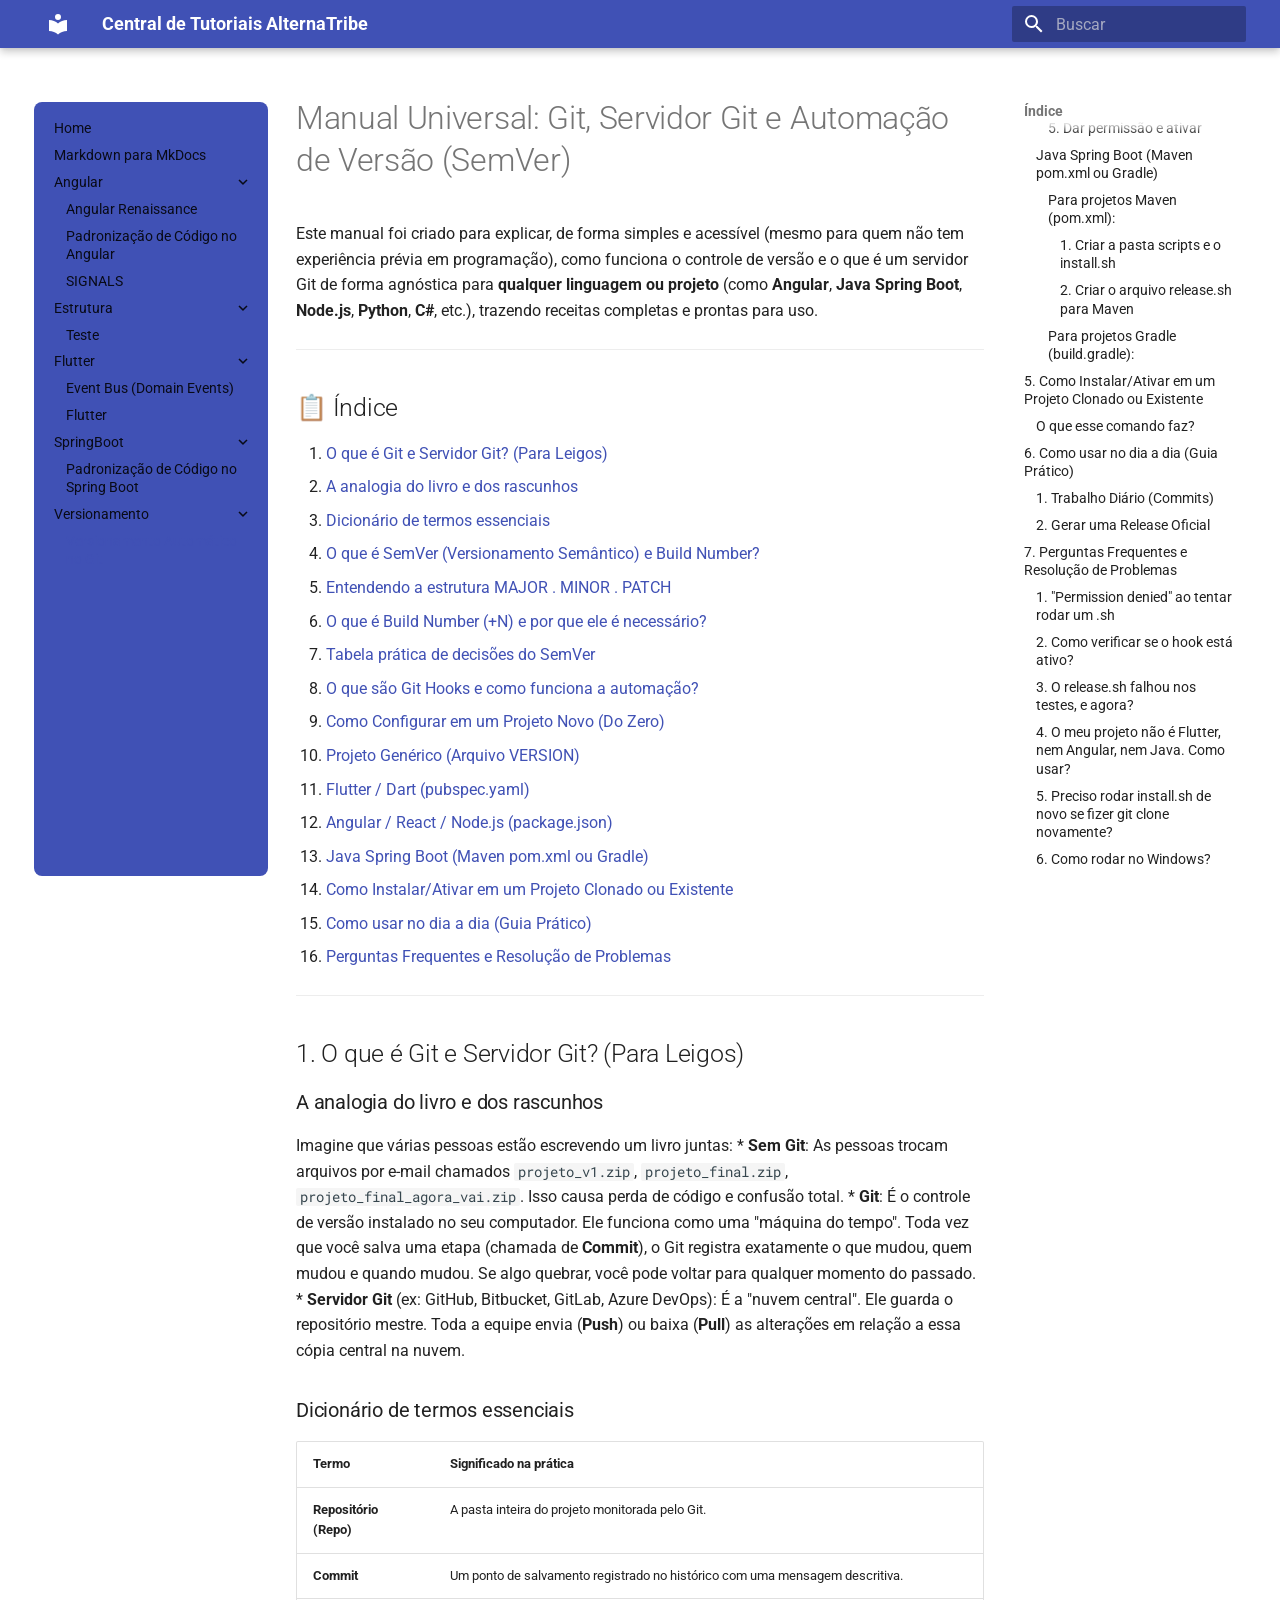
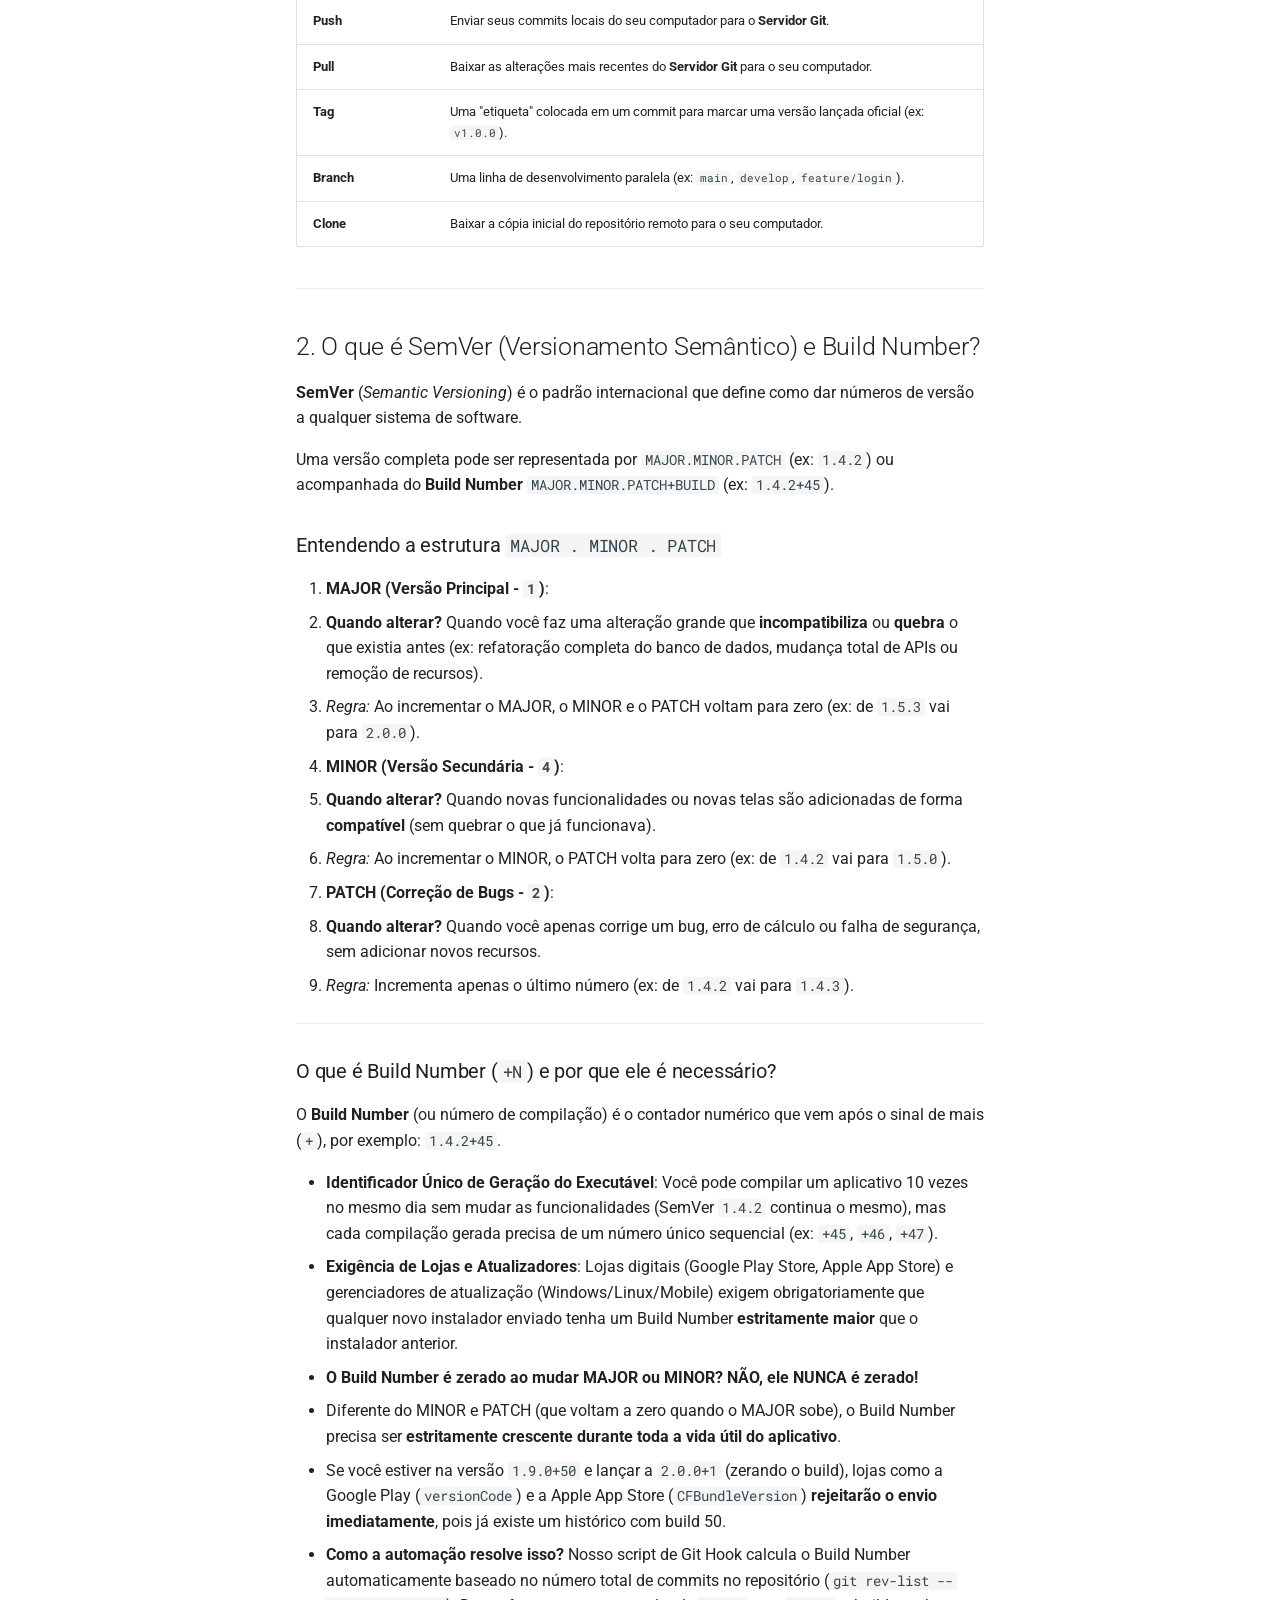
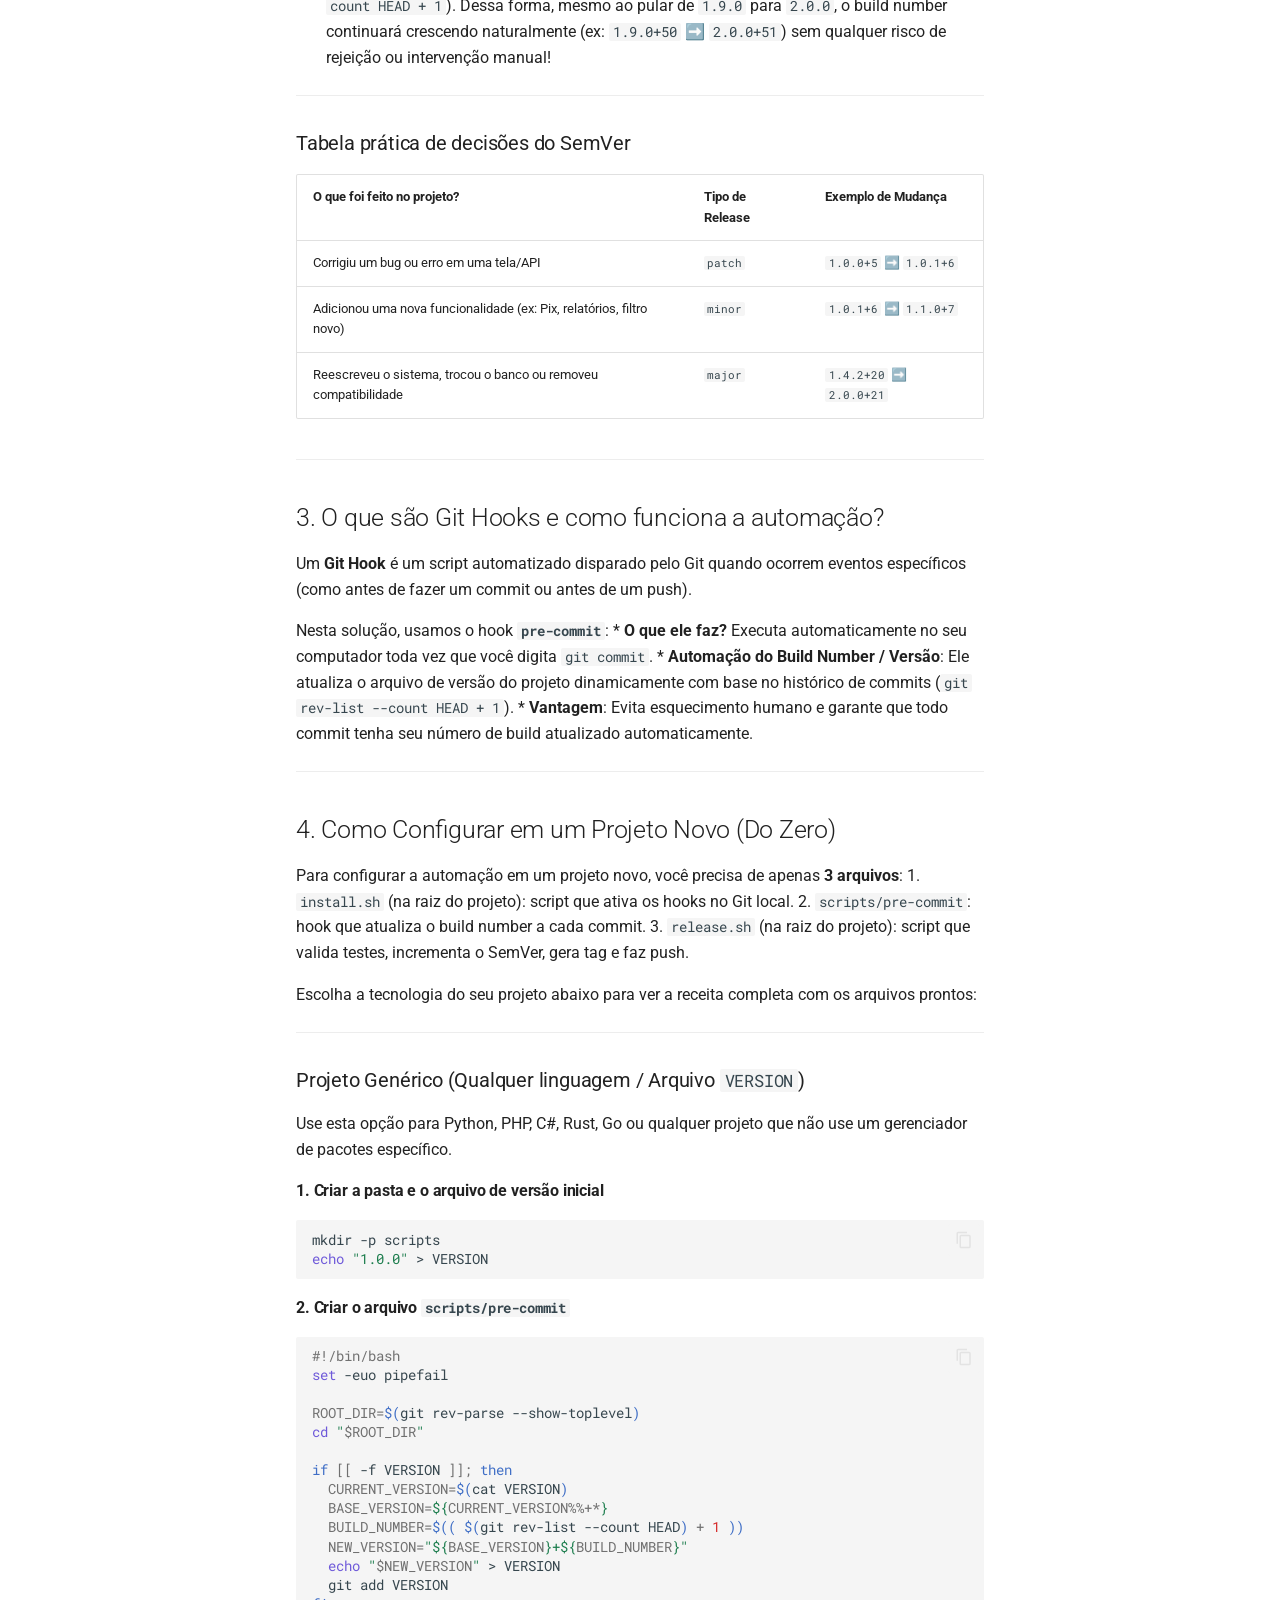
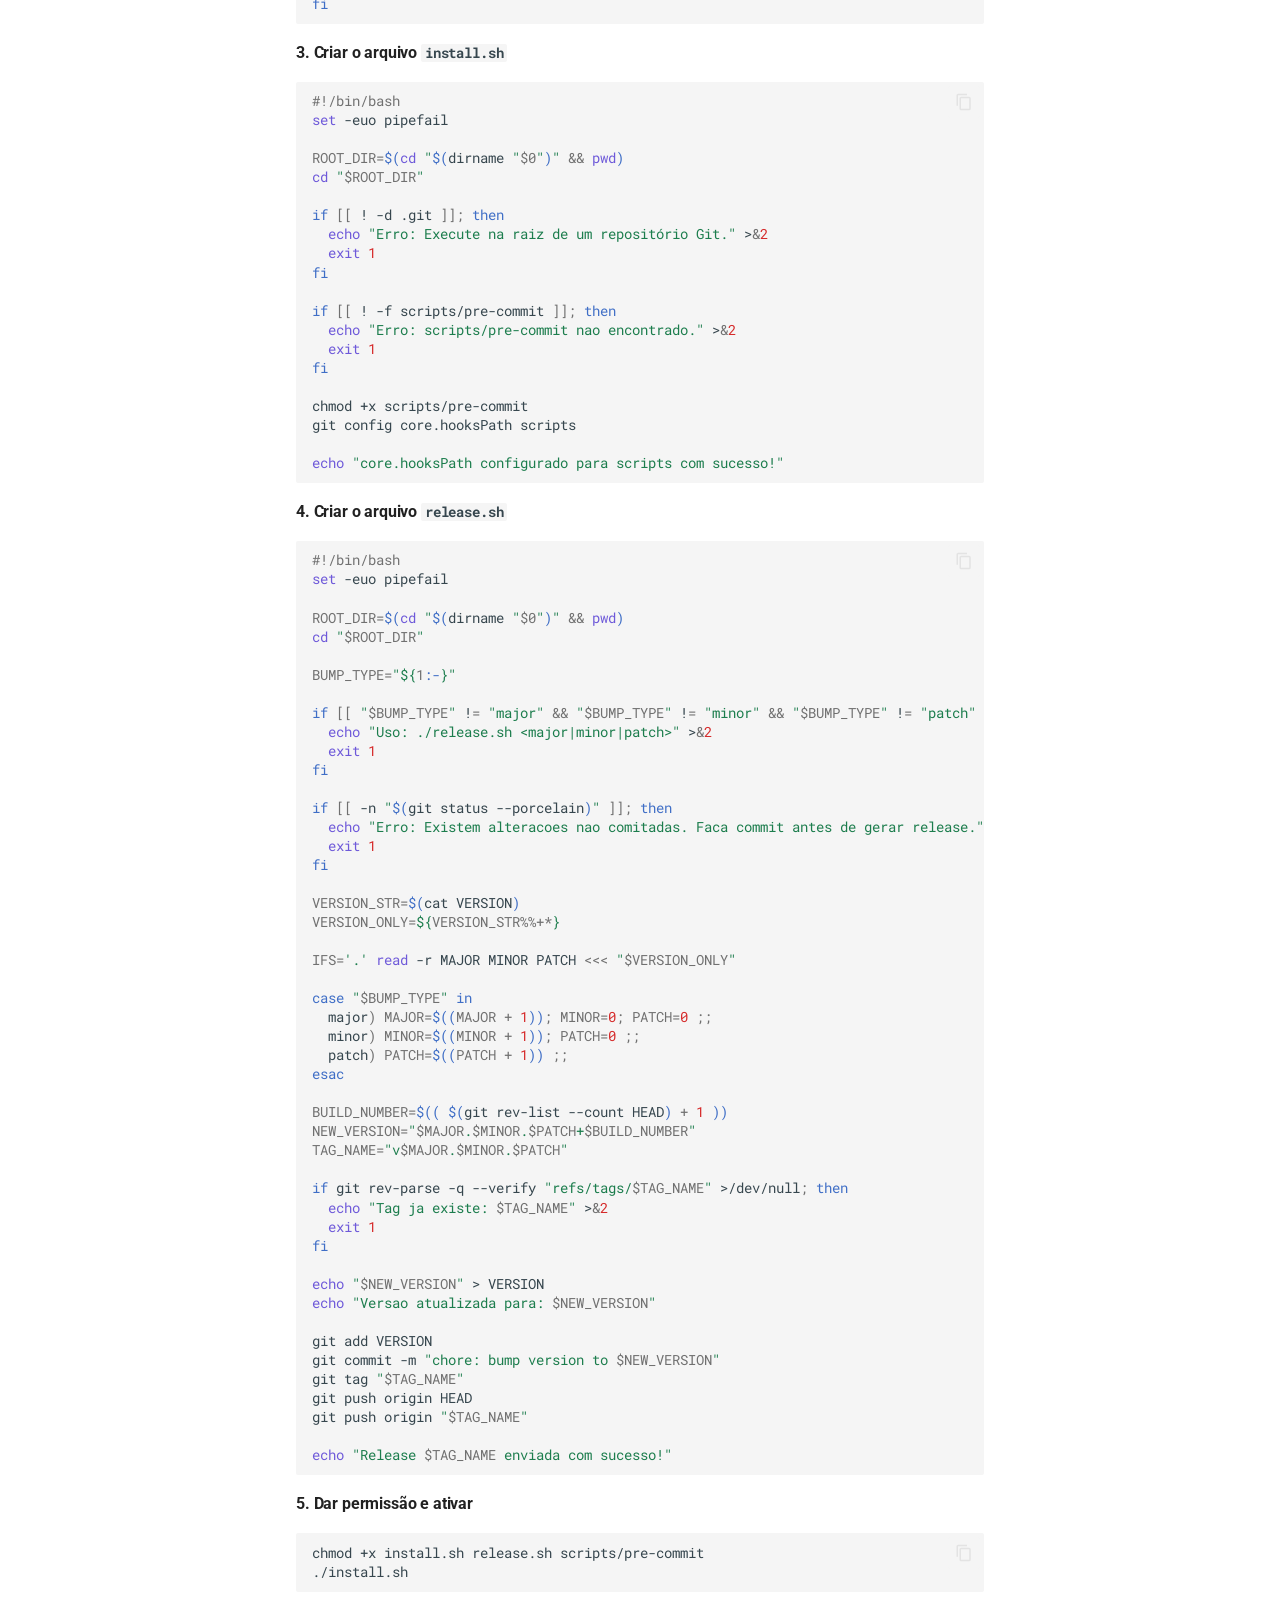
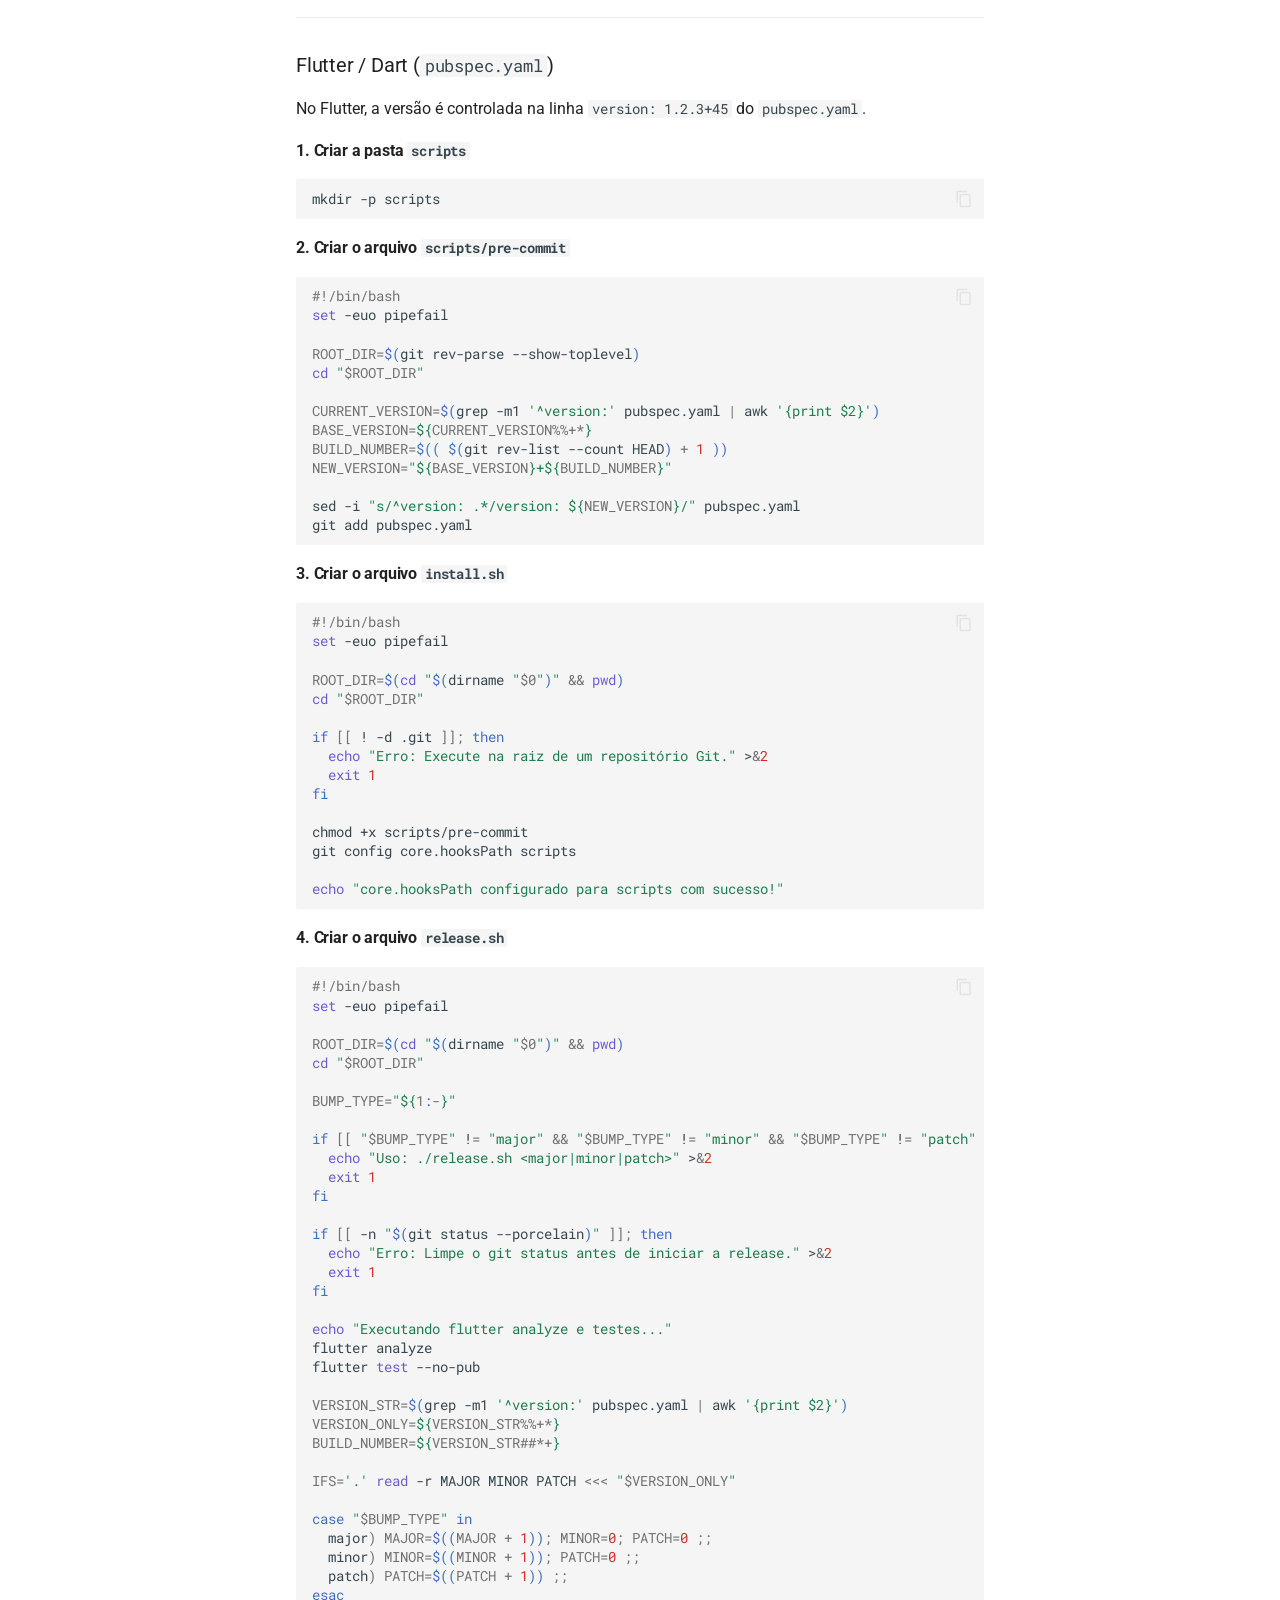
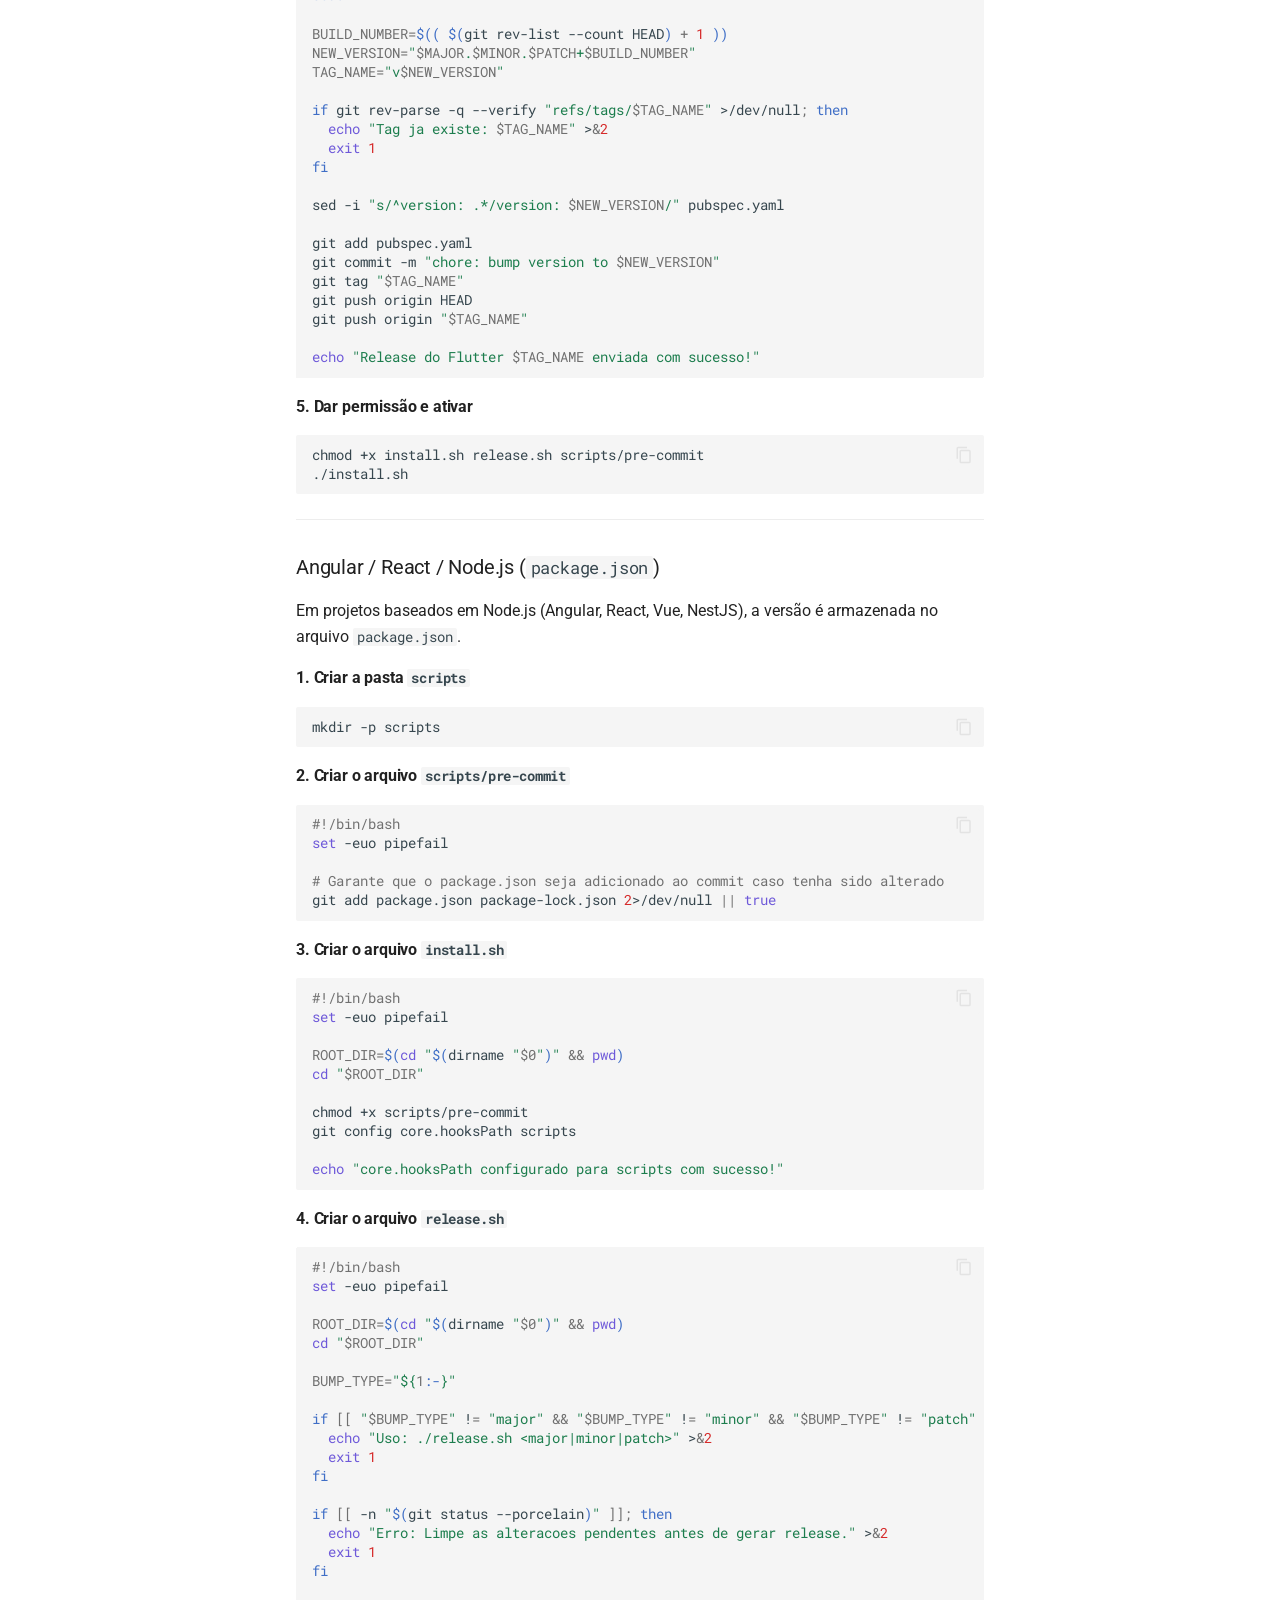
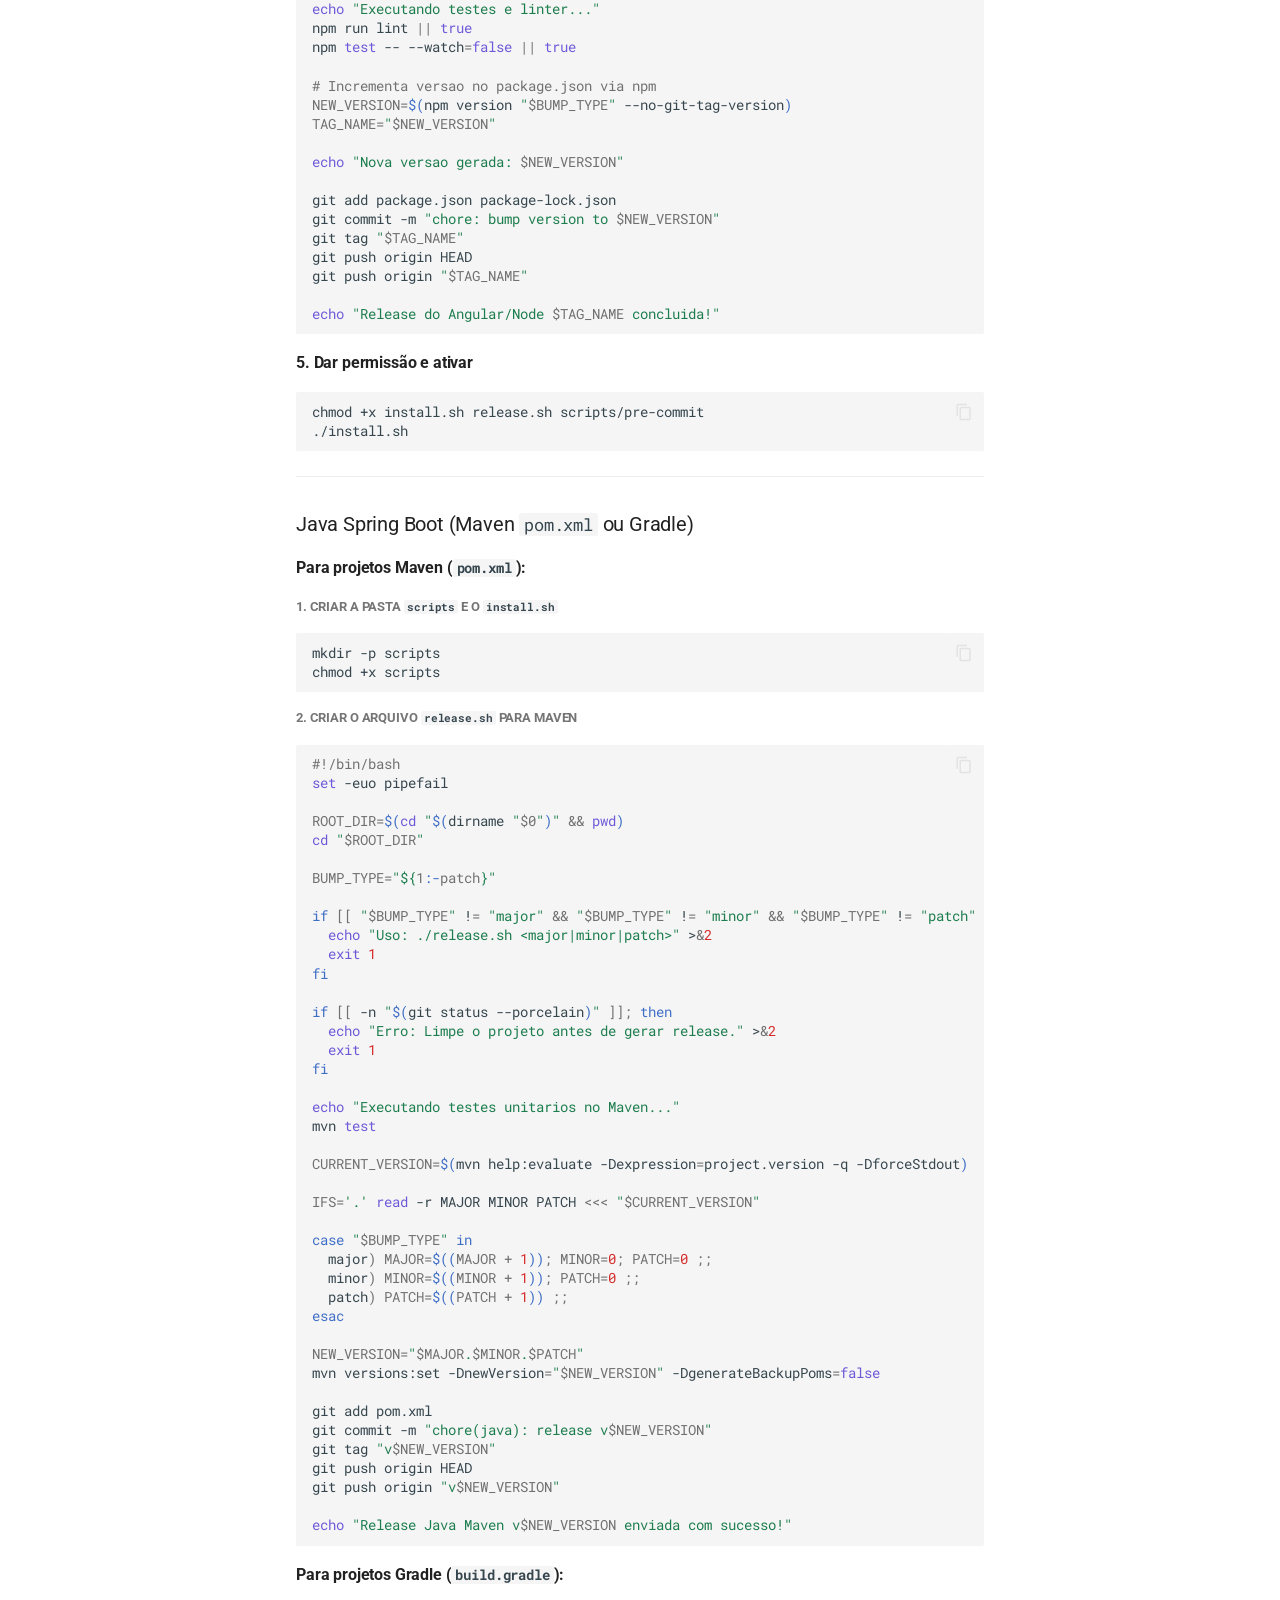
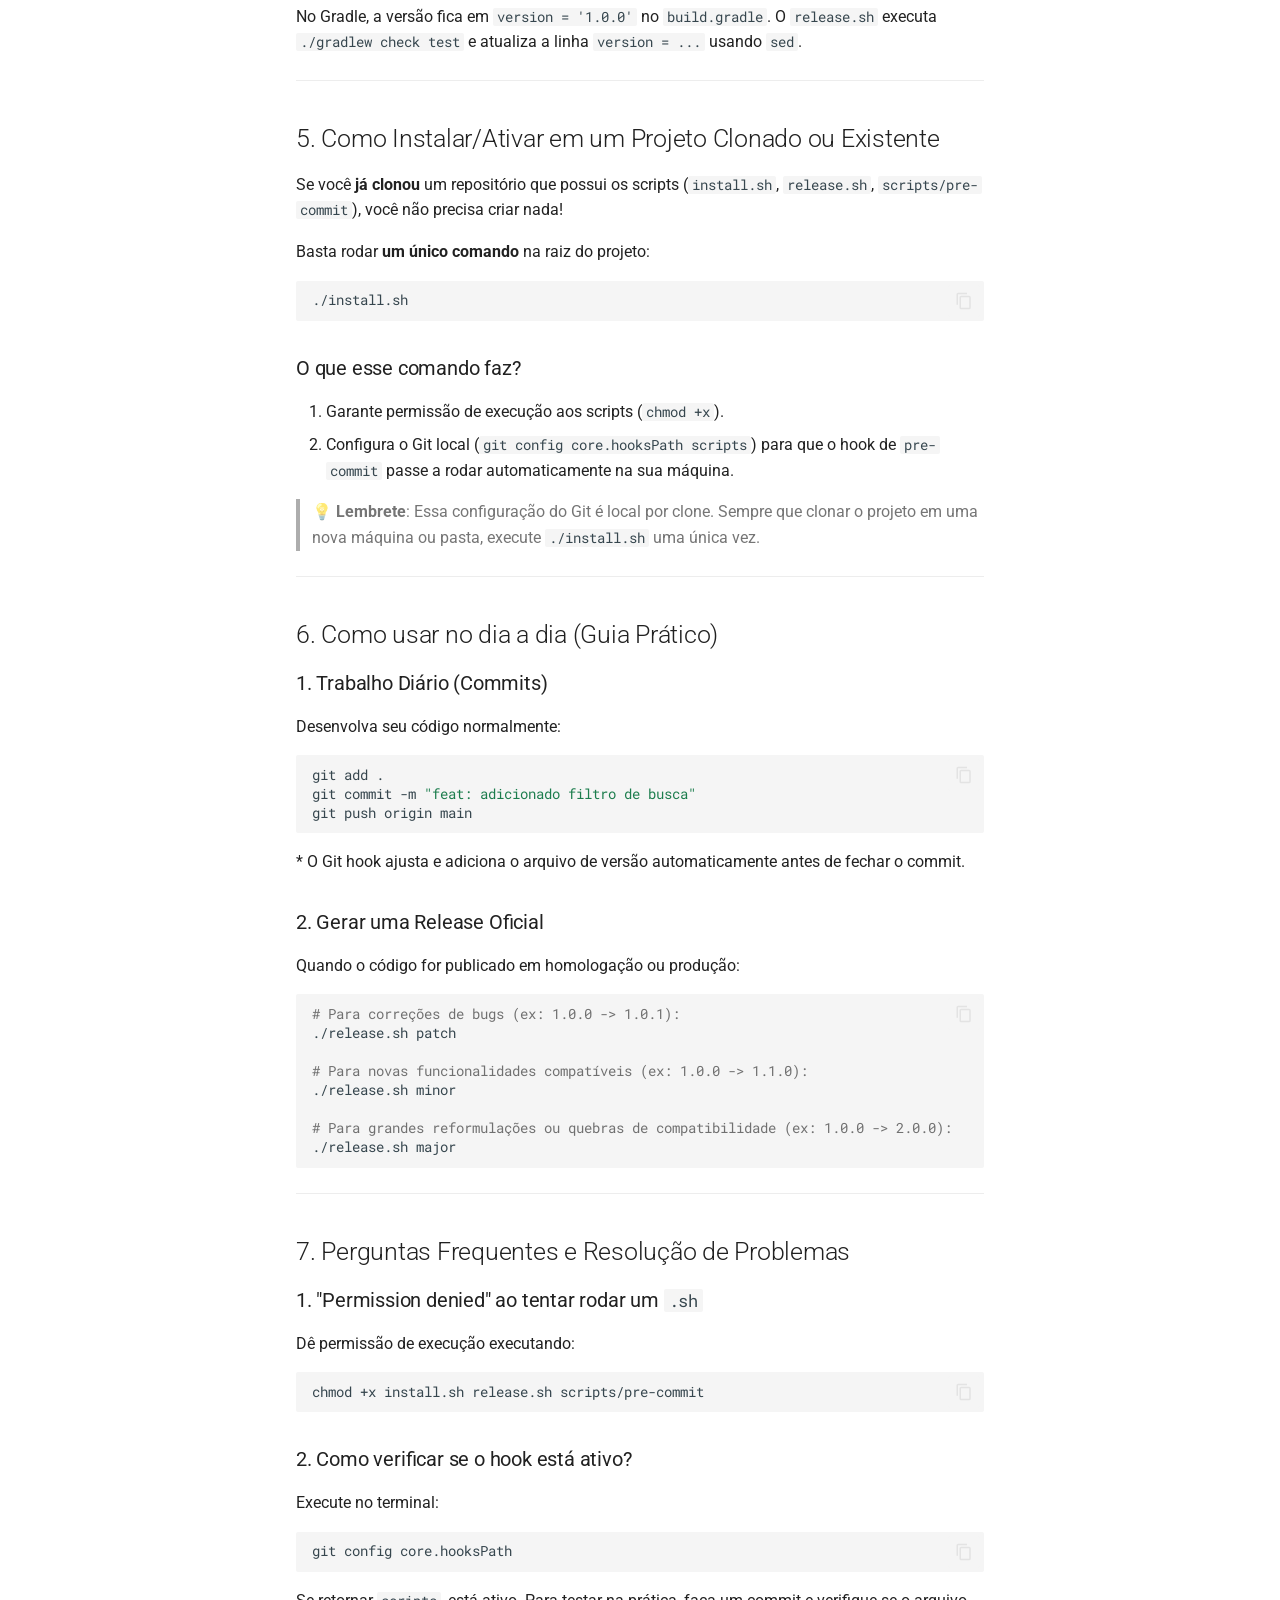
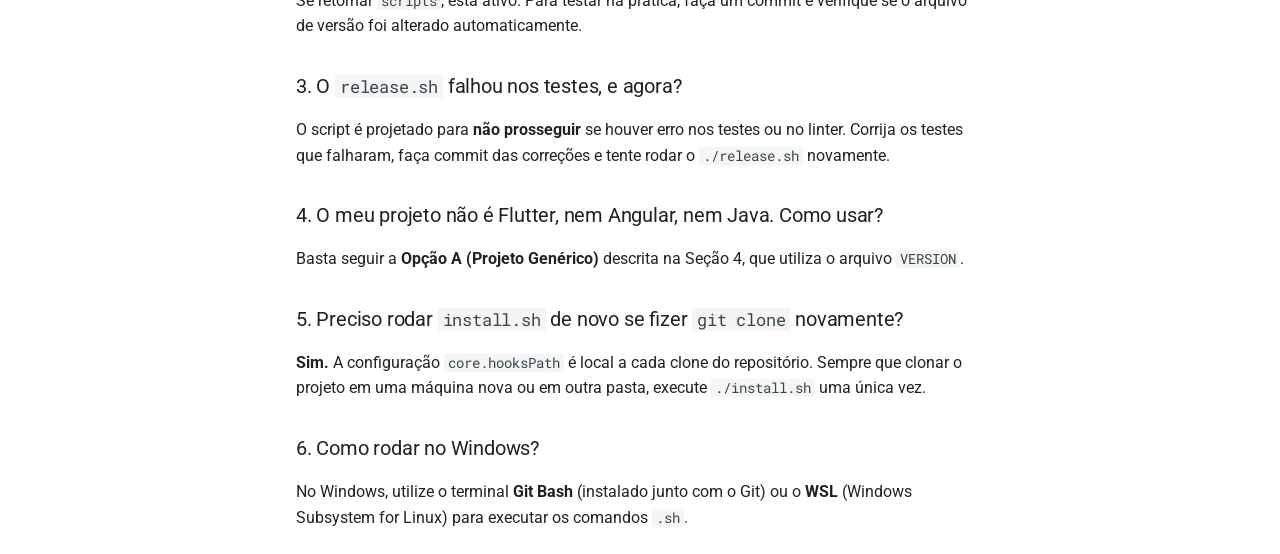
<file: Versionamento/semver_git/index.html>
<!DOCTYPE html><html lang="pt" class="no-js"><head>
    
      <meta charset="utf-8">
      <meta name="viewport" content="width=device-width,initial-scale=1">
      
      
      
        <link rel="canonical" href="https://alternatribe.github.io/Versionamento/semver_git/">
      
      
        <link rel="prev" href="../../SpringBoot/padronizacao_springboot/">
      
      
      
        
      
      
      <link rel="icon" href="../../assets/images/favicon.png">
      <meta name="generator" content="mkdocs-1.6.1, mkdocs-material-9.7.7">
    
    
      
        <title>Versionamento Automático no Git - Central de Tutoriais AlternaTribe</title>
      
    
    
      <link rel="stylesheet" href="../../assets/stylesheets/main.ec1eaa64.min.css">
      
      


    
    
      
    
    
      
        
        
        <link rel="preconnect" href="https://fonts.gstatic.com" crossorigin="">
        <link rel="stylesheet" href="https://fonts.googleapis.com/css?family=Roboto:300,300i,400,400i,700,700i%7CRoboto+Mono:400,400i,700,700i&amp;display=fallback">
        <style>:root{--md-text-font:"Roboto";--md-code-font:"Roboto Mono"}</style>
      
    
    
      <link rel="stylesheet" href="../../stylesheets/custom.css">
    
    <script>__md_scope=new URL("../..",location),__md_hash=e=>[...e].reduce(((e,_)=>(e<<5)-e+_.charCodeAt(0)),0),__md_get=(e,_=localStorage,t=__md_scope)=>JSON.parse(_.getItem(t.pathname+"."+e)),__md_set=(e,_,t=localStorage,a=__md_scope)=>{try{t.setItem(a.pathname+"."+e,JSON.stringify(_))}catch(e){}}</script>
    
      

    
    
  <link href="../../assets/stylesheets/glightbox.min.css" rel="stylesheet"><script src="../../assets/javascripts/glightbox.min.js"></script><style id="glightbox-style">
            html.glightbox-open { overflow: initial; height: 100%; }
            .gslide-title { margin-top: 0px; user-select: text; }
            .gslide-desc { color: #666; user-select: text; }
            .gslide-image img { background: white; }
            .gscrollbar-fixer { padding-right: 15px; }
            .gdesc-inner { font-size: 0.75rem; }
            body[data-md-color-scheme="slate"] .gdesc-inner { background: var(--md-default-bg-color); }
            body[data-md-color-scheme="slate"] .gslide-title { color: var(--md-default-fg-color); }
            body[data-md-color-scheme="slate"] .gslide-desc { color: var(--md-default-fg-color); }
        </style></head>
  
  
    <body dir="ltr">
  
    
    <input class="md-toggle" data-md-toggle="drawer" type="checkbox" id="__drawer" autocomplete="off">
    <input class="md-toggle" data-md-toggle="search" type="checkbox" id="__search" autocomplete="off">
    <label class="md-overlay" for="__drawer"></label>
    <div data-md-component="skip">
      
        
        <a href="#manual-universal-git-servidor-git-e-automacao-de-versao-semver" class="md-skip">
          Pular para conteúdo
        </a>
      
    </div>
    <div data-md-component="announce">
      
    </div>
    
    
      

  

<header class="md-header md-header--shadow" data-md-component="header">
  <nav class="md-header__inner md-grid" aria-label="Cabeçalho">
    <a href="../.." title="Central de Tutoriais AlternaTribe" class="md-header__button md-logo" aria-label="Central de Tutoriais AlternaTribe" data-md-component="logo">
      
  
  <svg xmlns="http://www.w3.org/2000/svg" viewBox="0 0 24 24"><path d="M12 8a3 3 0 0 0 3-3 3 3 0 0 0-3-3 3 3 0 0 0-3 3 3 3 0 0 0 3 3m0 3.54C9.64 9.35 6.5 8 3 8v11c3.5 0 6.64 1.35 9 3.54 2.36-2.19 5.5-3.54 9-3.54V8c-3.5 0-6.64 1.35-9 3.54"></path></svg>

    </a>
    <label class="md-header__button md-icon" for="__drawer">
      
      <svg xmlns="http://www.w3.org/2000/svg" viewBox="0 0 24 24"><path d="M3 6h18v2H3zm0 5h18v2H3zm0 5h18v2H3z"></path></svg>
    </label>
    <div class="md-header__title" data-md-component="header-title">
      <div class="md-header__ellipsis">
        <div class="md-header__topic">
          <span class="md-ellipsis">
            Central de Tutoriais AlternaTribe
          </span>
        </div>
        <div class="md-header__topic" data-md-component="header-topic">
          <span class="md-ellipsis">
            
              Versionamento Automático no Git
            
          </span>
        </div>
      </div>
    </div>
    
    
      <script>var palette=__md_get("__palette");if(palette&&palette.color){if("(prefers-color-scheme)"===palette.color.media){var media=matchMedia("(prefers-color-scheme: light)"),input=document.querySelector(media.matches?"[data-md-color-media='(prefers-color-scheme: light)']":"[data-md-color-media='(prefers-color-scheme: dark)']");palette.color.media=input.getAttribute("data-md-color-media"),palette.color.scheme=input.getAttribute("data-md-color-scheme"),palette.color.primary=input.getAttribute("data-md-color-primary"),palette.color.accent=input.getAttribute("data-md-color-accent")}for(var[key,value]of Object.entries(palette.color))document.body.setAttribute("data-md-color-"+key,value)}</script>
    
    
    
      
      
        <label class="md-header__button md-icon" for="__search">
          
          <svg xmlns="http://www.w3.org/2000/svg" viewBox="0 0 24 24"><path d="M9.5 3A6.5 6.5 0 0 1 16 9.5c0 1.61-.59 3.09-1.56 4.23l.27.27h.79l5 5-1.5 1.5-5-5v-.79l-.27-.27A6.52 6.52 0 0 1 9.5 16 6.5 6.5 0 0 1 3 9.5 6.5 6.5 0 0 1 9.5 3m0 2C7 5 5 7 5 9.5S7 14 9.5 14 14 12 14 9.5 12 5 9.5 5"></path></svg>
        </label>
        <div class="md-search" data-md-component="search" role="dialog">
  <label class="md-search__overlay" for="__search"></label>
  <div class="md-search__inner" role="search">
    <form class="md-search__form" name="search">
      <input type="text" class="md-search__input" name="query" aria-label="Buscar" placeholder="Buscar" autocapitalize="off" autocorrect="off" autocomplete="off" spellcheck="false" data-md-component="search-query" required="">
      <label class="md-search__icon md-icon" for="__search">
        
        <svg xmlns="http://www.w3.org/2000/svg" viewBox="0 0 24 24"><path d="M9.5 3A6.5 6.5 0 0 1 16 9.5c0 1.61-.59 3.09-1.56 4.23l.27.27h.79l5 5-1.5 1.5-5-5v-.79l-.27-.27A6.52 6.52 0 0 1 9.5 16 6.5 6.5 0 0 1 3 9.5 6.5 6.5 0 0 1 9.5 3m0 2C7 5 5 7 5 9.5S7 14 9.5 14 14 12 14 9.5 12 5 9.5 5"></path></svg>
        
        <svg xmlns="http://www.w3.org/2000/svg" viewBox="0 0 24 24"><path d="M20 11v2H8l5.5 5.5-1.42 1.42L4.16 12l7.92-7.92L13.5 5.5 8 11z"></path></svg>
      </label>
      <nav class="md-search__options" aria-label="Pesquisar">
        
        <button type="reset" class="md-search__icon md-icon" title="Limpar" aria-label="Limpar" tabindex="-1">
          
          <svg xmlns="http://www.w3.org/2000/svg" viewBox="0 0 24 24"><path d="M19 6.41 17.59 5 12 10.59 6.41 5 5 6.41 10.59 12 5 17.59 6.41 19 12 13.41 17.59 19 19 17.59 13.41 12z"></path></svg>
        </button>
      </nav>
      
        <div class="md-search__suggest" data-md-component="search-suggest"></div>
      
    </form>
    <div class="md-search__output">
      <div class="md-search__scrollwrap" tabindex="0" data-md-scrollfix="">
        <div class="md-search-result" data-md-component="search-result">
          <div class="md-search-result__meta">
            Inicializando busca
          </div>
          <ol class="md-search-result__list" role="presentation"></ol>
        </div>
      </div>
    </div>
  </div>
</div>
      
    
    
  </nav>
  
</header>
    
    <div class="md-container" data-md-component="container">
      
      
        
          
        
      
      <main class="md-main" data-md-component="main">
        <div class="md-main__inner md-grid">
          
            
              
              <div class="md-sidebar md-sidebar--primary" data-md-component="sidebar" data-md-type="navigation">
                <div class="md-sidebar__scrollwrap">
                  <div class="md-sidebar__inner">
                    



<nav class="md-nav md-nav--primary" aria-label="Navegação" data-md-level="0">
  <label class="md-nav__title" for="__drawer">
    <a href="../.." title="Central de Tutoriais AlternaTribe" class="md-nav__button md-logo" aria-label="Central de Tutoriais AlternaTribe" data-md-component="logo">
      
  
  <svg xmlns="http://www.w3.org/2000/svg" viewBox="0 0 24 24"><path d="M12 8a3 3 0 0 0 3-3 3 3 0 0 0-3-3 3 3 0 0 0-3 3 3 3 0 0 0 3 3m0 3.54C9.64 9.35 6.5 8 3 8v11c3.5 0 6.64 1.35 9 3.54 2.36-2.19 5.5-3.54 9-3.54V8c-3.5 0-6.64 1.35-9 3.54"></path></svg>

    </a>
    Central de Tutoriais AlternaTribe
  </label>
  
  <ul class="md-nav__list" data-md-scrollfix="">
    
      
      
  
  
  
  
    <li class="md-nav__item">
      <a href="../.." class="md-nav__link">
        
  
  
  <span class="md-ellipsis">
    
  
    Home
  

    
  </span>
  
  

      </a>
    </li>
  

    
      
      
  
  
  
  
    <li class="md-nav__item">
      <a href="../../markdown/" class="md-nav__link">
        
  
  
  <span class="md-ellipsis">
    
  
    Markdown para MkDocs
  

    
  </span>
  
  

      </a>
    </li>
  

    
      
      
  
  
  
  
    
    
    
    
    
    <li class="md-nav__item md-nav__item--nested">
      
        
        
          
        
        <input class="md-nav__toggle md-toggle md-toggle--indeterminate" type="checkbox" id="__nav_3">
        
          
          <label class="md-nav__link" for="__nav_3" id="__nav_3_label" tabindex="0">
            
  
  
  <span class="md-ellipsis">
    
  
    Angular
  

    
  </span>
  
  

            <span class="md-nav__icon md-icon"></span>
          </label>
        
        <nav class="md-nav" data-md-level="1" aria-labelledby="__nav_3_label" aria-expanded="false">
          <label class="md-nav__title" for="__nav_3">
            <span class="md-nav__icon md-icon"></span>
            
  
    Angular
  

          </label>
          <ul class="md-nav__list" data-md-scrollfix="">
            
              
                
  
  
  
  
    <li class="md-nav__item">
      <a href="../../Angular/angular_releases/" class="md-nav__link">
        
  
  
  <span class="md-ellipsis">
    
  
    Angular Renaissance
  

    
  </span>
  
  

      </a>
    </li>
  

              
            
              
                
  
  
  
  
    <li class="md-nav__item">
      <a href="../../Angular/padronizacao_angular/" class="md-nav__link">
        
  
  
  <span class="md-ellipsis">
    
  
    Padronização de Código no Angular
  

    
  </span>
  
  

      </a>
    </li>
  

              
            
              
                
  
  
  
  
    <li class="md-nav__item">
      <a href="../../Angular/signals/" class="md-nav__link">
        
  
  
  <span class="md-ellipsis">
    
  
    SIGNALS
  

    
  </span>
  
  

      </a>
    </li>
  

              
            
          </ul>
        </nav>
      
    </li>
  

    
      
      
  
  
  
  
    
    
    
    
    
    <li class="md-nav__item md-nav__item--nested">
      
        
        
          
        
        <input class="md-nav__toggle md-toggle md-toggle--indeterminate" type="checkbox" id="__nav_4">
        
          
          <label class="md-nav__link" for="__nav_4" id="__nav_4_label" tabindex="0">
            
  
  
  <span class="md-ellipsis">
    
  
    Estrutura
  

    
  </span>
  
  

            <span class="md-nav__icon md-icon"></span>
          </label>
        
        <nav class="md-nav" data-md-level="1" aria-labelledby="__nav_4_label" aria-expanded="false">
          <label class="md-nav__title" for="__nav_4">
            <span class="md-nav__icon md-icon"></span>
            
  
    Estrutura
  

          </label>
          <ul class="md-nav__list" data-md-scrollfix="">
            
              
                
  
  
  
  
    <li class="md-nav__item">
      <a href="../../Estrutura/teste/" class="md-nav__link">
        
  
  
  <span class="md-ellipsis">
    
  
    Teste
  

    
  </span>
  
  

      </a>
    </li>
  

              
            
          </ul>
        </nav>
      
    </li>
  

    
      
      
  
  
  
  
    
    
    
    
    
    <li class="md-nav__item md-nav__item--nested">
      
        
        
          
        
        <input class="md-nav__toggle md-toggle md-toggle--indeterminate" type="checkbox" id="__nav_5">
        
          
          <label class="md-nav__link" for="__nav_5" id="__nav_5_label" tabindex="0">
            
  
  
  <span class="md-ellipsis">
    
  
    Flutter
  

    
  </span>
  
  

            <span class="md-nav__icon md-icon"></span>
          </label>
        
        <nav class="md-nav" data-md-level="1" aria-labelledby="__nav_5_label" aria-expanded="false">
          <label class="md-nav__title" for="__nav_5">
            <span class="md-nav__icon md-icon"></span>
            
  
    Flutter
  

          </label>
          <ul class="md-nav__list" data-md-scrollfix="">
            
              
                
  
  
  
  
    <li class="md-nav__item">
      <a href="../../Flutter/EVENT_BUS/" class="md-nav__link">
        
  
  
  <span class="md-ellipsis">
    
  
    Event Bus (Domain Events)
  

    
  </span>
  
  

      </a>
    </li>
  

              
            
              
                
  
  
  
  
    <li class="md-nav__item">
      <a href="../../Flutter/teste/" class="md-nav__link">
        
  
  
  <span class="md-ellipsis">
    
  
    Flutter
  

    
  </span>
  
  

      </a>
    </li>
  

              
            
          </ul>
        </nav>
      
    </li>
  

    
      
      
  
  
  
  
    
    
    
    
    
    <li class="md-nav__item md-nav__item--nested">
      
        
        
          
        
        <input class="md-nav__toggle md-toggle md-toggle--indeterminate" type="checkbox" id="__nav_6">
        
          
          <label class="md-nav__link" for="__nav_6" id="__nav_6_label" tabindex="0">
            
  
  
  <span class="md-ellipsis">
    
  
    SpringBoot
  

    
  </span>
  
  

            <span class="md-nav__icon md-icon"></span>
          </label>
        
        <nav class="md-nav" data-md-level="1" aria-labelledby="__nav_6_label" aria-expanded="false">
          <label class="md-nav__title" for="__nav_6">
            <span class="md-nav__icon md-icon"></span>
            
  
    SpringBoot
  

          </label>
          <ul class="md-nav__list" data-md-scrollfix="">
            
              
                
  
  
  
  
    <li class="md-nav__item">
      <a href="../../SpringBoot/padronizacao_springboot/" class="md-nav__link">
        
  
  
  <span class="md-ellipsis">
    
  
    Padronização de Código no Spring Boot
  

    
  </span>
  
  

      </a>
    </li>
  

              
            
          </ul>
        </nav>
      
    </li>
  

    
      
      
  
  
    
  
  
  
    
    
    
    
    
    <li class="md-nav__item md-nav__item--active md-nav__item--nested">
      
        
        
        <input class="md-nav__toggle md-toggle " type="checkbox" id="__nav_7" checked="">
        
          
          <label class="md-nav__link" for="__nav_7" id="__nav_7_label" tabindex="0">
            
  
  
  <span class="md-ellipsis">
    
  
    Versionamento
  

    
  </span>
  
  

            <span class="md-nav__icon md-icon"></span>
          </label>
        
        <nav class="md-nav" data-md-level="1" aria-labelledby="__nav_7_label" aria-expanded="true">
          <label class="md-nav__title" for="__nav_7">
            <span class="md-nav__icon md-icon"></span>
            
  
    Versionamento
  

          </label>
          <ul class="md-nav__list" data-md-scrollfix="">
            
              
                
  
  
    
  
  
  
    <li class="md-nav__item md-nav__item--active">
      
      <input class="md-nav__toggle md-toggle" type="checkbox" id="__toc">
      
      
        
      
      
        <label class="md-nav__link md-nav__link--active" for="__toc">
          
  
  
  <span class="md-ellipsis">
    
  
    Versionamento Automático no Git
  

    
  </span>
  
  

          <span class="md-nav__icon md-icon"></span>
        </label>
      
      <a href="./" class="md-nav__link md-nav__link--active">
        
  
  
  <span class="md-ellipsis">
    
  
    Versionamento Automático no Git
  

    
  </span>
  
  

      </a>
      
        

<nav class="md-nav md-nav--secondary" aria-label="Índice">
  
  
  
    
  
  
    <label class="md-nav__title" for="__toc">
      <span class="md-nav__icon md-icon"></span>
      Índice
    </label>
    <ul class="md-nav__list" data-md-component="toc" data-md-scrollfix="">
      
        <li class="md-nav__item">
  <a href="#indice" class="md-nav__link">
    <span class="md-ellipsis">
      
        📋 Índice
      
    </span>
  </a>
  
</li>
      
        <li class="md-nav__item">
  <a href="#1-o-que-e-git-e-servidor-git-para-leigos" class="md-nav__link">
    <span class="md-ellipsis">
      
        1. O que é Git e Servidor Git? (Para Leigos)
      
    </span>
  </a>
  
    <nav class="md-nav" aria-label="1. O que é Git e Servidor Git? (Para Leigos)">
      <ul class="md-nav__list">
        
          <li class="md-nav__item">
  <a href="#a-analogia-do-livro-e-dos-rascunhos" class="md-nav__link">
    <span class="md-ellipsis">
      
        A analogia do livro e dos rascunhos
      
    </span>
  </a>
  
</li>
        
          <li class="md-nav__item">
  <a href="#dicionario-de-termos-essenciais" class="md-nav__link">
    <span class="md-ellipsis">
      
        Dicionário de termos essenciais
      
    </span>
  </a>
  
</li>
        
      </ul>
    </nav>
  
</li>
      
        <li class="md-nav__item">
  <a href="#2-o-que-e-semver-versionamento-semantico-e-build-number" class="md-nav__link">
    <span class="md-ellipsis">
      
        2. O que é SemVer (Versionamento Semântico) e Build Number?
      
    </span>
  </a>
  
    <nav class="md-nav" aria-label="2. O que é SemVer (Versionamento Semântico) e Build Number?">
      <ul class="md-nav__list">
        
          <li class="md-nav__item">
  <a href="#entendendo-a-estrutura-major-minor-patch" class="md-nav__link">
    <span class="md-ellipsis">
      
        Entendendo a estrutura MAJOR . MINOR . PATCH
      
    </span>
  </a>
  
</li>
        
          <li class="md-nav__item">
  <a href="#o-que-e-build-number-n-e-por-que-ele-e-necessario" class="md-nav__link">
    <span class="md-ellipsis">
      
        O que é Build Number (+N) e por que ele é necessário?
      
    </span>
  </a>
  
</li>
        
          <li class="md-nav__item">
  <a href="#tabela-pratica-de-decisoes-do-semver" class="md-nav__link">
    <span class="md-ellipsis">
      
        Tabela prática de decisões do SemVer
      
    </span>
  </a>
  
</li>
        
      </ul>
    </nav>
  
</li>
      
        <li class="md-nav__item">
  <a href="#3-o-que-sao-git-hooks-e-como-funciona-a-automacao" class="md-nav__link">
    <span class="md-ellipsis">
      
        3. O que são Git Hooks e como funciona a automação?
      
    </span>
  </a>
  
</li>
      
        <li class="md-nav__item">
  <a href="#4-como-configurar-em-um-projeto-novo-do-zero" class="md-nav__link">
    <span class="md-ellipsis">
      
        4. Como Configurar em um Projeto Novo (Do Zero)
      
    </span>
  </a>
  
    <nav class="md-nav" aria-label="4. Como Configurar em um Projeto Novo (Do Zero)">
      <ul class="md-nav__list">
        
          <li class="md-nav__item">
  <a href="#projeto-generico-qualquer-linguagem-arquivo-version" class="md-nav__link">
    <span class="md-ellipsis">
      
        Projeto Genérico (Qualquer linguagem / Arquivo VERSION)
      
    </span>
  </a>
  
    <nav class="md-nav" aria-label="Projeto Genérico (Qualquer linguagem / Arquivo VERSION)">
      <ul class="md-nav__list">
        
          <li class="md-nav__item">
  <a href="#1-criar-a-pasta-e-o-arquivo-de-versao-inicial" class="md-nav__link">
    <span class="md-ellipsis">
      
        1. Criar a pasta e o arquivo de versão inicial
      
    </span>
  </a>
  
</li>
        
          <li class="md-nav__item">
  <a href="#2-criar-o-arquivo-scriptspre-commit" class="md-nav__link">
    <span class="md-ellipsis">
      
        2. Criar o arquivo scripts/pre-commit
      
    </span>
  </a>
  
</li>
        
          <li class="md-nav__item">
  <a href="#3-criar-o-arquivo-installsh" class="md-nav__link">
    <span class="md-ellipsis">
      
        3. Criar o arquivo install.sh
      
    </span>
  </a>
  
</li>
        
          <li class="md-nav__item">
  <a href="#4-criar-o-arquivo-releasesh" class="md-nav__link">
    <span class="md-ellipsis">
      
        4. Criar o arquivo release.sh
      
    </span>
  </a>
  
</li>
        
          <li class="md-nav__item">
  <a href="#5-dar-permissao-e-ativar" class="md-nav__link">
    <span class="md-ellipsis">
      
        5. Dar permissão e ativar
      
    </span>
  </a>
  
</li>
        
      </ul>
    </nav>
  
</li>
        
          <li class="md-nav__item">
  <a href="#flutter-dart-pubspecyaml" class="md-nav__link">
    <span class="md-ellipsis">
      
        Flutter / Dart (pubspec.yaml)
      
    </span>
  </a>
  
    <nav class="md-nav" aria-label="Flutter / Dart (pubspec.yaml)">
      <ul class="md-nav__list">
        
          <li class="md-nav__item">
  <a href="#1-criar-a-pasta-scripts" class="md-nav__link">
    <span class="md-ellipsis">
      
        1. Criar a pasta scripts
      
    </span>
  </a>
  
</li>
        
          <li class="md-nav__item">
  <a href="#2-criar-o-arquivo-scriptspre-commit_1" class="md-nav__link">
    <span class="md-ellipsis">
      
        2. Criar o arquivo scripts/pre-commit
      
    </span>
  </a>
  
</li>
        
          <li class="md-nav__item">
  <a href="#3-criar-o-arquivo-installsh_1" class="md-nav__link">
    <span class="md-ellipsis">
      
        3. Criar o arquivo install.sh
      
    </span>
  </a>
  
</li>
        
          <li class="md-nav__item">
  <a href="#4-criar-o-arquivo-releasesh_1" class="md-nav__link">
    <span class="md-ellipsis">
      
        4. Criar o arquivo release.sh
      
    </span>
  </a>
  
</li>
        
          <li class="md-nav__item">
  <a href="#5-dar-permissao-e-ativar_1" class="md-nav__link">
    <span class="md-ellipsis">
      
        5. Dar permissão e ativar
      
    </span>
  </a>
  
</li>
        
      </ul>
    </nav>
  
</li>
        
          <li class="md-nav__item">
  <a href="#angular-react-nodejs-packagejson" class="md-nav__link">
    <span class="md-ellipsis">
      
        Angular / React / Node.js (package.json)
      
    </span>
  </a>
  
    <nav class="md-nav" aria-label="Angular / React / Node.js (package.json)">
      <ul class="md-nav__list">
        
          <li class="md-nav__item">
  <a href="#1-criar-a-pasta-scripts_1" class="md-nav__link">
    <span class="md-ellipsis">
      
        1. Criar a pasta scripts
      
    </span>
  </a>
  
</li>
        
          <li class="md-nav__item">
  <a href="#2-criar-o-arquivo-scriptspre-commit_2" class="md-nav__link">
    <span class="md-ellipsis">
      
        2. Criar o arquivo scripts/pre-commit
      
    </span>
  </a>
  
</li>
        
          <li class="md-nav__item">
  <a href="#3-criar-o-arquivo-installsh_2" class="md-nav__link">
    <span class="md-ellipsis">
      
        3. Criar o arquivo install.sh
      
    </span>
  </a>
  
</li>
        
          <li class="md-nav__item">
  <a href="#4-criar-o-arquivo-releasesh_2" class="md-nav__link">
    <span class="md-ellipsis">
      
        4. Criar o arquivo release.sh
      
    </span>
  </a>
  
</li>
        
          <li class="md-nav__item">
  <a href="#5-dar-permissao-e-ativar_2" class="md-nav__link">
    <span class="md-ellipsis">
      
        5. Dar permissão e ativar
      
    </span>
  </a>
  
</li>
        
      </ul>
    </nav>
  
</li>
        
          <li class="md-nav__item">
  <a href="#java-spring-boot-maven-pomxml-ou-gradle" class="md-nav__link">
    <span class="md-ellipsis">
      
        Java Spring Boot (Maven pom.xml ou Gradle)
      
    </span>
  </a>
  
    <nav class="md-nav" aria-label="Java Spring Boot (Maven pom.xml ou Gradle)">
      <ul class="md-nav__list">
        
          <li class="md-nav__item">
  <a href="#para-projetos-maven-pomxml" class="md-nav__link">
    <span class="md-ellipsis">
      
        Para projetos Maven (pom.xml):
      
    </span>
  </a>
  
    <nav class="md-nav" aria-label="Para projetos Maven (pom.xml):">
      <ul class="md-nav__list">
        
          <li class="md-nav__item">
  <a href="#1-criar-a-pasta-scripts-e-o-installsh" class="md-nav__link">
    <span class="md-ellipsis">
      
        1. Criar a pasta scripts e o install.sh
      
    </span>
  </a>
  
</li>
        
          <li class="md-nav__item">
  <a href="#2-criar-o-arquivo-releasesh-para-maven" class="md-nav__link">
    <span class="md-ellipsis">
      
        2. Criar o arquivo release.sh para Maven
      
    </span>
  </a>
  
</li>
        
      </ul>
    </nav>
  
</li>
        
          <li class="md-nav__item">
  <a href="#para-projetos-gradle-buildgradle" class="md-nav__link">
    <span class="md-ellipsis">
      
        Para projetos Gradle (build.gradle):
      
    </span>
  </a>
  
</li>
        
      </ul>
    </nav>
  
</li>
        
      </ul>
    </nav>
  
</li>
      
        <li class="md-nav__item">
  <a href="#5-como-instalarativar-em-um-projeto-clonado-ou-existente" class="md-nav__link">
    <span class="md-ellipsis">
      
        5. Como Instalar/Ativar em um Projeto Clonado ou Existente
      
    </span>
  </a>
  
    <nav class="md-nav" aria-label="5. Como Instalar/Ativar em um Projeto Clonado ou Existente">
      <ul class="md-nav__list">
        
          <li class="md-nav__item">
  <a href="#o-que-esse-comando-faz" class="md-nav__link">
    <span class="md-ellipsis">
      
        O que esse comando faz?
      
    </span>
  </a>
  
</li>
        
      </ul>
    </nav>
  
</li>
      
        <li class="md-nav__item">
  <a href="#6-como-usar-no-dia-a-dia-guia-pratico" class="md-nav__link">
    <span class="md-ellipsis">
      
        6. Como usar no dia a dia (Guia Prático)
      
    </span>
  </a>
  
    <nav class="md-nav" aria-label="6. Como usar no dia a dia (Guia Prático)">
      <ul class="md-nav__list">
        
          <li class="md-nav__item">
  <a href="#1-trabalho-diario-commits" class="md-nav__link">
    <span class="md-ellipsis">
      
        1. Trabalho Diário (Commits)
      
    </span>
  </a>
  
</li>
        
          <li class="md-nav__item">
  <a href="#2-gerar-uma-release-oficial" class="md-nav__link">
    <span class="md-ellipsis">
      
        2. Gerar uma Release Oficial
      
    </span>
  </a>
  
</li>
        
      </ul>
    </nav>
  
</li>
      
        <li class="md-nav__item">
  <a href="#7-perguntas-frequentes-e-resolucao-de-problemas" class="md-nav__link">
    <span class="md-ellipsis">
      
        7. Perguntas Frequentes e Resolução de Problemas
      
    </span>
  </a>
  
    <nav class="md-nav" aria-label="7. Perguntas Frequentes e Resolução de Problemas">
      <ul class="md-nav__list">
        
          <li class="md-nav__item">
  <a href="#1-permission-denied-ao-tentar-rodar-um-sh" class="md-nav__link">
    <span class="md-ellipsis">
      
        1. "Permission denied" ao tentar rodar um .sh
      
    </span>
  </a>
  
</li>
        
          <li class="md-nav__item">
  <a href="#2-como-verificar-se-o-hook-esta-ativo" class="md-nav__link">
    <span class="md-ellipsis">
      
        2. Como verificar se o hook está ativo?
      
    </span>
  </a>
  
</li>
        
          <li class="md-nav__item">
  <a href="#3-o-releasesh-falhou-nos-testes-e-agora" class="md-nav__link">
    <span class="md-ellipsis">
      
        3. O release.sh falhou nos testes, e agora?
      
    </span>
  </a>
  
</li>
        
          <li class="md-nav__item">
  <a href="#4-o-meu-projeto-nao-e-flutter-nem-angular-nem-java-como-usar" class="md-nav__link">
    <span class="md-ellipsis">
      
        4. O meu projeto não é Flutter, nem Angular, nem Java. Como usar?
      
    </span>
  </a>
  
</li>
        
          <li class="md-nav__item">
  <a href="#5-preciso-rodar-installsh-de-novo-se-fizer-git-clone-novamente" class="md-nav__link">
    <span class="md-ellipsis">
      
        5. Preciso rodar install.sh de novo se fizer git clone novamente?
      
    </span>
  </a>
  
</li>
        
          <li class="md-nav__item">
  <a href="#6-como-rodar-no-windows" class="md-nav__link">
    <span class="md-ellipsis">
      
        6. Como rodar no Windows?
      
    </span>
  </a>
  
</li>
        
      </ul>
    </nav>
  
</li>
      
    </ul>
  
</nav>
      
    </li>
  

              
            
          </ul>
        </nav>
      
    </li>
  

    
  </ul>
</nav>
                  </div>
                </div>
              </div>
            
            
              
              <div class="md-sidebar md-sidebar--secondary" data-md-component="sidebar" data-md-type="toc">
                <div class="md-sidebar__scrollwrap">
                  <div class="md-sidebar__inner">
                    

<nav class="md-nav md-nav--secondary" aria-label="Índice">
  
  
  
    
  
  
    <label class="md-nav__title" for="__toc">
      <span class="md-nav__icon md-icon"></span>
      Índice
    </label>
    <ul class="md-nav__list" data-md-component="toc" data-md-scrollfix="">
      
        <li class="md-nav__item">
  <a href="#indice" class="md-nav__link">
    <span class="md-ellipsis">
      
        📋 Índice
      
    </span>
  </a>
  
</li>
      
        <li class="md-nav__item">
  <a href="#1-o-que-e-git-e-servidor-git-para-leigos" class="md-nav__link">
    <span class="md-ellipsis">
      
        1. O que é Git e Servidor Git? (Para Leigos)
      
    </span>
  </a>
  
    <nav class="md-nav" aria-label="1. O que é Git e Servidor Git? (Para Leigos)">
      <ul class="md-nav__list">
        
          <li class="md-nav__item">
  <a href="#a-analogia-do-livro-e-dos-rascunhos" class="md-nav__link">
    <span class="md-ellipsis">
      
        A analogia do livro e dos rascunhos
      
    </span>
  </a>
  
</li>
        
          <li class="md-nav__item">
  <a href="#dicionario-de-termos-essenciais" class="md-nav__link">
    <span class="md-ellipsis">
      
        Dicionário de termos essenciais
      
    </span>
  </a>
  
</li>
        
      </ul>
    </nav>
  
</li>
      
        <li class="md-nav__item">
  <a href="#2-o-que-e-semver-versionamento-semantico-e-build-number" class="md-nav__link">
    <span class="md-ellipsis">
      
        2. O que é SemVer (Versionamento Semântico) e Build Number?
      
    </span>
  </a>
  
    <nav class="md-nav" aria-label="2. O que é SemVer (Versionamento Semântico) e Build Number?">
      <ul class="md-nav__list">
        
          <li class="md-nav__item">
  <a href="#entendendo-a-estrutura-major-minor-patch" class="md-nav__link">
    <span class="md-ellipsis">
      
        Entendendo a estrutura MAJOR . MINOR . PATCH
      
    </span>
  </a>
  
</li>
        
          <li class="md-nav__item">
  <a href="#o-que-e-build-number-n-e-por-que-ele-e-necessario" class="md-nav__link">
    <span class="md-ellipsis">
      
        O que é Build Number (+N) e por que ele é necessário?
      
    </span>
  </a>
  
</li>
        
          <li class="md-nav__item">
  <a href="#tabela-pratica-de-decisoes-do-semver" class="md-nav__link">
    <span class="md-ellipsis">
      
        Tabela prática de decisões do SemVer
      
    </span>
  </a>
  
</li>
        
      </ul>
    </nav>
  
</li>
      
        <li class="md-nav__item">
  <a href="#3-o-que-sao-git-hooks-e-como-funciona-a-automacao" class="md-nav__link">
    <span class="md-ellipsis">
      
        3. O que são Git Hooks e como funciona a automação?
      
    </span>
  </a>
  
</li>
      
        <li class="md-nav__item">
  <a href="#4-como-configurar-em-um-projeto-novo-do-zero" class="md-nav__link">
    <span class="md-ellipsis">
      
        4. Como Configurar em um Projeto Novo (Do Zero)
      
    </span>
  </a>
  
    <nav class="md-nav" aria-label="4. Como Configurar em um Projeto Novo (Do Zero)">
      <ul class="md-nav__list">
        
          <li class="md-nav__item">
  <a href="#projeto-generico-qualquer-linguagem-arquivo-version" class="md-nav__link">
    <span class="md-ellipsis">
      
        Projeto Genérico (Qualquer linguagem / Arquivo VERSION)
      
    </span>
  </a>
  
    <nav class="md-nav" aria-label="Projeto Genérico (Qualquer linguagem / Arquivo VERSION)">
      <ul class="md-nav__list">
        
          <li class="md-nav__item">
  <a href="#1-criar-a-pasta-e-o-arquivo-de-versao-inicial" class="md-nav__link">
    <span class="md-ellipsis">
      
        1. Criar a pasta e o arquivo de versão inicial
      
    </span>
  </a>
  
</li>
        
          <li class="md-nav__item">
  <a href="#2-criar-o-arquivo-scriptspre-commit" class="md-nav__link">
    <span class="md-ellipsis">
      
        2. Criar o arquivo scripts/pre-commit
      
    </span>
  </a>
  
</li>
        
          <li class="md-nav__item">
  <a href="#3-criar-o-arquivo-installsh" class="md-nav__link">
    <span class="md-ellipsis">
      
        3. Criar o arquivo install.sh
      
    </span>
  </a>
  
</li>
        
          <li class="md-nav__item">
  <a href="#4-criar-o-arquivo-releasesh" class="md-nav__link">
    <span class="md-ellipsis">
      
        4. Criar o arquivo release.sh
      
    </span>
  </a>
  
</li>
        
          <li class="md-nav__item">
  <a href="#5-dar-permissao-e-ativar" class="md-nav__link">
    <span class="md-ellipsis">
      
        5. Dar permissão e ativar
      
    </span>
  </a>
  
</li>
        
      </ul>
    </nav>
  
</li>
        
          <li class="md-nav__item">
  <a href="#flutter-dart-pubspecyaml" class="md-nav__link">
    <span class="md-ellipsis">
      
        Flutter / Dart (pubspec.yaml)
      
    </span>
  </a>
  
    <nav class="md-nav" aria-label="Flutter / Dart (pubspec.yaml)">
      <ul class="md-nav__list">
        
          <li class="md-nav__item">
  <a href="#1-criar-a-pasta-scripts" class="md-nav__link">
    <span class="md-ellipsis">
      
        1. Criar a pasta scripts
      
    </span>
  </a>
  
</li>
        
          <li class="md-nav__item">
  <a href="#2-criar-o-arquivo-scriptspre-commit_1" class="md-nav__link">
    <span class="md-ellipsis">
      
        2. Criar o arquivo scripts/pre-commit
      
    </span>
  </a>
  
</li>
        
          <li class="md-nav__item">
  <a href="#3-criar-o-arquivo-installsh_1" class="md-nav__link">
    <span class="md-ellipsis">
      
        3. Criar o arquivo install.sh
      
    </span>
  </a>
  
</li>
        
          <li class="md-nav__item">
  <a href="#4-criar-o-arquivo-releasesh_1" class="md-nav__link">
    <span class="md-ellipsis">
      
        4. Criar o arquivo release.sh
      
    </span>
  </a>
  
</li>
        
          <li class="md-nav__item">
  <a href="#5-dar-permissao-e-ativar_1" class="md-nav__link">
    <span class="md-ellipsis">
      
        5. Dar permissão e ativar
      
    </span>
  </a>
  
</li>
        
      </ul>
    </nav>
  
</li>
        
          <li class="md-nav__item">
  <a href="#angular-react-nodejs-packagejson" class="md-nav__link">
    <span class="md-ellipsis">
      
        Angular / React / Node.js (package.json)
      
    </span>
  </a>
  
    <nav class="md-nav" aria-label="Angular / React / Node.js (package.json)">
      <ul class="md-nav__list">
        
          <li class="md-nav__item">
  <a href="#1-criar-a-pasta-scripts_1" class="md-nav__link">
    <span class="md-ellipsis">
      
        1. Criar a pasta scripts
      
    </span>
  </a>
  
</li>
        
          <li class="md-nav__item">
  <a href="#2-criar-o-arquivo-scriptspre-commit_2" class="md-nav__link">
    <span class="md-ellipsis">
      
        2. Criar o arquivo scripts/pre-commit
      
    </span>
  </a>
  
</li>
        
          <li class="md-nav__item">
  <a href="#3-criar-o-arquivo-installsh_2" class="md-nav__link">
    <span class="md-ellipsis">
      
        3. Criar o arquivo install.sh
      
    </span>
  </a>
  
</li>
        
          <li class="md-nav__item">
  <a href="#4-criar-o-arquivo-releasesh_2" class="md-nav__link">
    <span class="md-ellipsis">
      
        4. Criar o arquivo release.sh
      
    </span>
  </a>
  
</li>
        
          <li class="md-nav__item">
  <a href="#5-dar-permissao-e-ativar_2" class="md-nav__link">
    <span class="md-ellipsis">
      
        5. Dar permissão e ativar
      
    </span>
  </a>
  
</li>
        
      </ul>
    </nav>
  
</li>
        
          <li class="md-nav__item">
  <a href="#java-spring-boot-maven-pomxml-ou-gradle" class="md-nav__link">
    <span class="md-ellipsis">
      
        Java Spring Boot (Maven pom.xml ou Gradle)
      
    </span>
  </a>
  
    <nav class="md-nav" aria-label="Java Spring Boot (Maven pom.xml ou Gradle)">
      <ul class="md-nav__list">
        
          <li class="md-nav__item">
  <a href="#para-projetos-maven-pomxml" class="md-nav__link">
    <span class="md-ellipsis">
      
        Para projetos Maven (pom.xml):
      
    </span>
  </a>
  
    <nav class="md-nav" aria-label="Para projetos Maven (pom.xml):">
      <ul class="md-nav__list">
        
          <li class="md-nav__item">
  <a href="#1-criar-a-pasta-scripts-e-o-installsh" class="md-nav__link">
    <span class="md-ellipsis">
      
        1. Criar a pasta scripts e o install.sh
      
    </span>
  </a>
  
</li>
        
          <li class="md-nav__item">
  <a href="#2-criar-o-arquivo-releasesh-para-maven" class="md-nav__link">
    <span class="md-ellipsis">
      
        2. Criar o arquivo release.sh para Maven
      
    </span>
  </a>
  
</li>
        
      </ul>
    </nav>
  
</li>
        
          <li class="md-nav__item">
  <a href="#para-projetos-gradle-buildgradle" class="md-nav__link">
    <span class="md-ellipsis">
      
        Para projetos Gradle (build.gradle):
      
    </span>
  </a>
  
</li>
        
      </ul>
    </nav>
  
</li>
        
      </ul>
    </nav>
  
</li>
      
        <li class="md-nav__item">
  <a href="#5-como-instalarativar-em-um-projeto-clonado-ou-existente" class="md-nav__link">
    <span class="md-ellipsis">
      
        5. Como Instalar/Ativar em um Projeto Clonado ou Existente
      
    </span>
  </a>
  
    <nav class="md-nav" aria-label="5. Como Instalar/Ativar em um Projeto Clonado ou Existente">
      <ul class="md-nav__list">
        
          <li class="md-nav__item">
  <a href="#o-que-esse-comando-faz" class="md-nav__link">
    <span class="md-ellipsis">
      
        O que esse comando faz?
      
    </span>
  </a>
  
</li>
        
      </ul>
    </nav>
  
</li>
      
        <li class="md-nav__item">
  <a href="#6-como-usar-no-dia-a-dia-guia-pratico" class="md-nav__link">
    <span class="md-ellipsis">
      
        6. Como usar no dia a dia (Guia Prático)
      
    </span>
  </a>
  
    <nav class="md-nav" aria-label="6. Como usar no dia a dia (Guia Prático)">
      <ul class="md-nav__list">
        
          <li class="md-nav__item">
  <a href="#1-trabalho-diario-commits" class="md-nav__link">
    <span class="md-ellipsis">
      
        1. Trabalho Diário (Commits)
      
    </span>
  </a>
  
</li>
        
          <li class="md-nav__item">
  <a href="#2-gerar-uma-release-oficial" class="md-nav__link">
    <span class="md-ellipsis">
      
        2. Gerar uma Release Oficial
      
    </span>
  </a>
  
</li>
        
      </ul>
    </nav>
  
</li>
      
        <li class="md-nav__item">
  <a href="#7-perguntas-frequentes-e-resolucao-de-problemas" class="md-nav__link">
    <span class="md-ellipsis">
      
        7. Perguntas Frequentes e Resolução de Problemas
      
    </span>
  </a>
  
    <nav class="md-nav" aria-label="7. Perguntas Frequentes e Resolução de Problemas">
      <ul class="md-nav__list">
        
          <li class="md-nav__item">
  <a href="#1-permission-denied-ao-tentar-rodar-um-sh" class="md-nav__link">
    <span class="md-ellipsis">
      
        1. "Permission denied" ao tentar rodar um .sh
      
    </span>
  </a>
  
</li>
        
          <li class="md-nav__item">
  <a href="#2-como-verificar-se-o-hook-esta-ativo" class="md-nav__link">
    <span class="md-ellipsis">
      
        2. Como verificar se o hook está ativo?
      
    </span>
  </a>
  
</li>
        
          <li class="md-nav__item">
  <a href="#3-o-releasesh-falhou-nos-testes-e-agora" class="md-nav__link">
    <span class="md-ellipsis">
      
        3. O release.sh falhou nos testes, e agora?
      
    </span>
  </a>
  
</li>
        
          <li class="md-nav__item">
  <a href="#4-o-meu-projeto-nao-e-flutter-nem-angular-nem-java-como-usar" class="md-nav__link">
    <span class="md-ellipsis">
      
        4. O meu projeto não é Flutter, nem Angular, nem Java. Como usar?
      
    </span>
  </a>
  
</li>
        
          <li class="md-nav__item">
  <a href="#5-preciso-rodar-installsh-de-novo-se-fizer-git-clone-novamente" class="md-nav__link">
    <span class="md-ellipsis">
      
        5. Preciso rodar install.sh de novo se fizer git clone novamente?
      
    </span>
  </a>
  
</li>
        
          <li class="md-nav__item">
  <a href="#6-como-rodar-no-windows" class="md-nav__link">
    <span class="md-ellipsis">
      
        6. Como rodar no Windows?
      
    </span>
  </a>
  
</li>
        
      </ul>
    </nav>
  
</li>
      
    </ul>
  
</nav>
                  </div>
                </div>
              </div>
            
          
          
            <div class="md-content" data-md-component="content">
              
              <article class="md-content__inner md-typeset">
                
                  



<h1 id="manual-universal-git-servidor-git-e-automacao-de-versao-semver">Manual Universal: Git, Servidor Git e Automação de Versão (SemVer)</h1>
<p>Este manual foi criado para explicar, de forma simples e acessível (mesmo para quem não tem experiência prévia em programação), como funciona o controle de versão e o que é um servidor Git de forma agnóstica para <strong>qualquer linguagem ou projeto</strong> (como <strong>Angular</strong>, <strong>Java Spring Boot</strong>, <strong>Node.js</strong>, <strong>Python</strong>, <strong>C#</strong>, etc.), trazendo receitas completas e prontas para uso.</p>
<hr>
<h2 id="indice">📋 Índice</h2>
<ol>
<li><a href="#1-o-que-e-git-e-servidor-git-para-leigos">O que é Git e Servidor Git? (Para Leigos)</a></li>
<li><a href="#a-analogia-do-livro-e-dos-rascunhos">A analogia do livro e dos rascunhos</a></li>
<li><a href="#dicionario-de-termos-essenciais">Dicionário de termos essenciais</a></li>
<li><a href="#2-o-que-e-semver-versionamento-semantico-e-build-number">O que é SemVer (Versionamento Semântico) e Build Number?</a></li>
<li><a href="#entendendo-a-estrutura-major-minor-patch">Entendendo a estrutura MAJOR . MINOR . PATCH</a></li>
<li><a href="#o-que-e-build-number-n-e-por-que-ele-e-necessario">O que é Build Number (+N) e por que ele é necessário?</a></li>
<li><a href="#tabela-pratica-de-decisoes-do-semver">Tabela prática de decisões do SemVer</a></li>
<li><a href="#3-o-que-sao-git-hooks-e-como-funciona-a-automacao">O que são Git Hooks e como funciona a automação?</a></li>
<li><a href="#4-como-configurar-em-um-projeto-novo-do-zero">Como Configurar em um Projeto Novo (Do Zero)</a></li>
<li><a href="#projeto-generico-qualquer-linguagem-arquivo-version">Projeto Genérico (Arquivo VERSION)</a></li>
<li><a href="#flutter-dart-pubspecyaml">Flutter / Dart (pubspec.yaml)</a></li>
<li><a href="#angular-react-nodejs-packagejson">Angular / React / Node.js (package.json)</a></li>
<li><a href="#java-spring-boot-maven-pomxml-ou-gradle">Java Spring Boot (Maven pom.xml ou Gradle)</a></li>
<li><a href="#5-como-instalarativar-em-um-projeto-clonado-ou-existente">Como Instalar/Ativar em um Projeto Clonado ou Existente</a></li>
<li><a href="#6-como-usar-no-dia-a-dia-guia-pratico">Como usar no dia a dia (Guia Prático)</a></li>
<li><a href="#7-perguntas-frequentes-e-resolucao-de-problemas">Perguntas Frequentes e Resolução de Problemas</a></li>
</ol>
<hr>
<h2 id="1-o-que-e-git-e-servidor-git-para-leigos">1. O que é Git e Servidor Git? (Para Leigos)</h2>
<h3 id="a-analogia-do-livro-e-dos-rascunhos">A analogia do livro e dos rascunhos</h3>
<p>Imagine que várias pessoas estão escrevendo um livro juntas:
* <strong>Sem Git</strong>: As pessoas trocam arquivos por e-mail chamados <code>projeto_v1.zip</code>, <code>projeto_final.zip</code>, <code>projeto_final_agora_vai.zip</code>. Isso causa perda de código e confusão total.
* <strong>Git</strong>: É o controle de versão instalado no seu computador. Ele funciona como uma "máquina do tempo". Toda vez que você salva uma etapa (chamada de <strong>Commit</strong>), o Git registra exatamente o que mudou, quem mudou e quando mudou. Se algo quebrar, você pode voltar para qualquer momento do passado.
* <strong>Servidor Git</strong> (ex: GitHub, Bitbucket, GitLab, Azure DevOps): É a "nuvem central". Ele guarda o repositório mestre. Toda a equipe envia (<strong>Push</strong>) ou baixa (<strong>Pull</strong>) as alterações em relação a essa cópia central na nuvem.</p>
<h3 id="dicionario-de-termos-essenciais">Dicionário de termos essenciais</h3>
<table>
<thead>
<tr>
<th style="text-align: left;">Termo</th>
<th style="text-align: left;">Significado na prática</th>
</tr>
</thead>
<tbody>
<tr>
<td style="text-align: left;"><strong>Repositório (Repo)</strong></td>
<td style="text-align: left;">A pasta inteira do projeto monitorada pelo Git.</td>
</tr>
<tr>
<td style="text-align: left;"><strong>Commit</strong></td>
<td style="text-align: left;">Um ponto de salvamento registrado no histórico com uma mensagem descritiva.</td>
</tr>
<tr>
<td style="text-align: left;"><strong>Push</strong></td>
<td style="text-align: left;">Enviar seus commits locais do seu computador para o <strong>Servidor Git</strong>.</td>
</tr>
<tr>
<td style="text-align: left;"><strong>Pull</strong></td>
<td style="text-align: left;">Baixar as alterações mais recentes do <strong>Servidor Git</strong> para o seu computador.</td>
</tr>
<tr>
<td style="text-align: left;"><strong>Tag</strong></td>
<td style="text-align: left;">Uma "etiqueta" colocada em um commit para marcar uma versão lançada oficial (ex: <code>v1.0.0</code>).</td>
</tr>
<tr>
<td style="text-align: left;"><strong>Branch</strong></td>
<td style="text-align: left;">Uma linha de desenvolvimento paralela (ex: <code>main</code>, <code>develop</code>, <code>feature/login</code>).</td>
</tr>
<tr>
<td style="text-align: left;"><strong>Clone</strong></td>
<td style="text-align: left;">Baixar a cópia inicial do repositório remoto para o seu computador.</td>
</tr>
</tbody>
</table>
<hr>
<h2 id="2-o-que-e-semver-versionamento-semantico-e-build-number">2. O que é SemVer (Versionamento Semântico) e Build Number?</h2>
<p><strong>SemVer</strong> (<em>Semantic Versioning</em>) é o padrão internacional que define como dar números de versão a qualquer sistema de software.</p>
<p>Uma versão completa pode ser representada por <code>MAJOR.MINOR.PATCH</code> (ex: <code>1.4.2</code>) ou acompanhada do <strong>Build Number</strong> <code>MAJOR.MINOR.PATCH+BUILD</code> (ex: <code>1.4.2+45</code>).</p>
<h3 id="entendendo-a-estrutura-major-minor-patch">Entendendo a estrutura <code>MAJOR . MINOR . PATCH</code></h3>
<ol>
<li><strong>MAJOR (Versão Principal - <code>1</code>)</strong>:</li>
<li><strong>Quando alterar?</strong> Quando você faz uma alteração grande que <strong>incompatibiliza</strong> ou <strong>quebra</strong> o que existia antes (ex: refatoração completa do banco de dados, mudança total de APIs ou remoção de recursos).</li>
<li>
<p><em>Regra:</em> Ao incrementar o MAJOR, o MINOR e o PATCH voltam para zero (ex: de <code>1.5.3</code> vai para <code>2.0.0</code>).</p>
</li>
<li>
<p><strong>MINOR (Versão Secundária - <code>4</code>)</strong>:</p>
</li>
<li><strong>Quando alterar?</strong> Quando novas funcionalidades ou novas telas são adicionadas de forma <strong>compatível</strong> (sem quebrar o que já funcionava).</li>
<li>
<p><em>Regra:</em> Ao incrementar o MINOR, o PATCH volta para zero (ex: de <code>1.4.2</code> vai para <code>1.5.0</code>).</p>
</li>
<li>
<p><strong>PATCH (Correção de Bugs - <code>2</code>)</strong>:</p>
</li>
<li><strong>Quando alterar?</strong> Quando você apenas corrige um bug, erro de cálculo ou falha de segurança, sem adicionar novos recursos.</li>
<li><em>Regra:</em> Incrementa apenas o último número (ex: de <code>1.4.2</code> vai para <code>1.4.3</code>).</li>
</ol>
<hr>
<h3 id="o-que-e-build-number-n-e-por-que-ele-e-necessario">O que é Build Number (<code>+N</code>) e por que ele é necessário?</h3>
<p>O <strong>Build Number</strong> (ou número de compilação) é o contador numérico que vem após o sinal de mais (<code>+</code>), por exemplo: <code>1.4.2+45</code>.</p>
<ul>
<li><strong>Identificador Único de Geração do Executável</strong>: Você pode compilar um aplicativo 10 vezes no mesmo dia sem mudar as funcionalidades (SemVer <code>1.4.2</code> continua o mesmo), mas cada compilação gerada precisa de um número único sequencial (ex: <code>+45</code>, <code>+46</code>, <code>+47</code>).</li>
<li><strong>Exigência de Lojas e Atualizadores</strong>: Lojas digitais (Google Play Store, Apple App Store) e gerenciadores de atualização (Windows/Linux/Mobile) exigem obrigatoriamente que qualquer novo instalador enviado tenha um Build Number <strong>estritamente maior</strong> que o instalador anterior.</li>
<li><strong>O Build Number é zerado ao mudar MAJOR ou MINOR?</strong> <strong>NÃO, ele NUNCA é zerado!</strong></li>
<li>Diferente do MINOR e PATCH (que voltam a zero quando o MAJOR sobe), o Build Number precisa ser <strong>estritamente crescente durante toda a vida útil do aplicativo</strong>.</li>
<li>Se você estiver na versão <code>1.9.0+50</code> e lançar a <code>2.0.0+1</code> (zerando o build), lojas como a Google Play (<code>versionCode</code>) e a Apple App Store (<code>CFBundleVersion</code>) <strong>rejeitarão o envio imediatamente</strong>, pois já existe um histórico com build 50.</li>
<li><strong>Como a automação resolve isso?</strong> Nosso script de Git Hook calcula o Build Number automaticamente baseado no número total de commits no repositório (<code>git rev-list --count HEAD + 1</code>). Dessa forma, mesmo ao pular de <code>1.9.0</code> para <code>2.0.0</code>, o build number continuará crescendo naturalmente (ex: <code>1.9.0+50</code> ➡️ <code>2.0.0+51</code>) sem qualquer risco de rejeição ou intervenção manual!</li>
</ul>
<hr>
<h3 id="tabela-pratica-de-decisoes-do-semver">Tabela prática de decisões do SemVer</h3>
<table>
<thead>
<tr>
<th style="text-align: left;">O que foi feito no projeto?</th>
<th style="text-align: left;">Tipo de Release</th>
<th style="text-align: left;">Exemplo de Mudança</th>
</tr>
</thead>
<tbody>
<tr>
<td style="text-align: left;">Corrigiu um bug ou erro em uma tela/API</td>
<td style="text-align: left;"><code>patch</code></td>
<td style="text-align: left;"><code>1.0.0+5</code> ➡️ <code>1.0.1+6</code></td>
</tr>
<tr>
<td style="text-align: left;">Adicionou uma nova funcionalidade (ex: Pix, relatórios, filtro novo)</td>
<td style="text-align: left;"><code>minor</code></td>
<td style="text-align: left;"><code>1.0.1+6</code> ➡️ <code>1.1.0+7</code></td>
</tr>
<tr>
<td style="text-align: left;">Reescreveu o sistema, trocou o banco ou removeu compatibilidade</td>
<td style="text-align: left;"><code>major</code></td>
<td style="text-align: left;"><code>1.4.2+20</code> ➡️ <code>2.0.0+21</code></td>
</tr>
</tbody>
</table>
<hr>
<h2 id="3-o-que-sao-git-hooks-e-como-funciona-a-automacao">3. O que são Git Hooks e como funciona a automação?</h2>
<p>Um <strong>Git Hook</strong> é um script automatizado disparado pelo Git quando ocorrem eventos específicos (como antes de fazer um commit ou antes de um push).</p>
<p>Nesta solução, usamos o hook <strong><code>pre-commit</code></strong>:
* <strong>O que ele faz?</strong> Executa automaticamente no seu computador toda vez que você digita <code>git commit</code>.
* <strong>Automação do Build Number / Versão</strong>: Ele atualiza o arquivo de versão do projeto dinamicamente com base no histórico de commits (<code>git rev-list --count HEAD + 1</code>).
* <strong>Vantagem</strong>: Evita esquecimento humano e garante que todo commit tenha seu número de build atualizado automaticamente.</p>
<hr>
<h2 id="4-como-configurar-em-um-projeto-novo-do-zero">4. Como Configurar em um Projeto Novo (Do Zero)</h2>
<p>Para configurar a automação em um projeto novo, você precisa de apenas <strong>3 arquivos</strong>:
1. <code>install.sh</code> (na raiz do projeto): script que ativa os hooks no Git local.
2. <code>scripts/pre-commit</code>: hook que atualiza o build number a cada commit.
3. <code>release.sh</code> (na raiz do projeto): script que valida testes, incrementa o SemVer, gera tag e faz push.</p>
<p>Escolha a tecnologia do seu projeto abaixo para ver a receita completa com os arquivos prontos:</p>
<hr>
<h3 id="projeto-generico-qualquer-linguagem-arquivo-version">Projeto Genérico (Qualquer linguagem / Arquivo <code>VERSION</code>)</h3>
<p>Use esta opção para Python, PHP, C#, Rust, Go ou qualquer projeto que não use um gerenciador de pacotes específico.</p>
<h4 id="1-criar-a-pasta-e-o-arquivo-de-versao-inicial">1. Criar a pasta e o arquivo de versão inicial</h4>
<div class="language-bash highlight"><pre><span></span><code><span id="__span-0-1"><a id="__codelineno-0-1" name="__codelineno-0-1" href="#__codelineno-0-1"></a>mkdir<span class="w"> </span>-p<span class="w"> </span>scripts
</span><span id="__span-0-2"><a id="__codelineno-0-2" name="__codelineno-0-2" href="#__codelineno-0-2"></a><span class="nb">echo</span><span class="w"> </span><span class="s2">"1.0.0"</span><span class="w"> </span>&gt;<span class="w"> </span>VERSION
</span></code></pre></div>
<h4 id="2-criar-o-arquivo-scriptspre-commit">2. Criar o arquivo <code>scripts/pre-commit</code></h4>
<div class="language-bash highlight"><pre><span></span><code><span id="__span-1-1"><a id="__codelineno-1-1" name="__codelineno-1-1" href="#__codelineno-1-1"></a><span class="ch">#!/bin/bash</span>
</span><span id="__span-1-2"><a id="__codelineno-1-2" name="__codelineno-1-2" href="#__codelineno-1-2"></a><span class="nb">set</span><span class="w"> </span>-euo<span class="w"> </span>pipefail
</span><span id="__span-1-3"><a id="__codelineno-1-3" name="__codelineno-1-3" href="#__codelineno-1-3"></a>
</span><span id="__span-1-4"><a id="__codelineno-1-4" name="__codelineno-1-4" href="#__codelineno-1-4"></a><span class="nv">ROOT_DIR</span><span class="o">=</span><span class="k">$(</span>git<span class="w"> </span>rev-parse<span class="w"> </span>--show-toplevel<span class="k">)</span>
</span><span id="__span-1-5"><a id="__codelineno-1-5" name="__codelineno-1-5" href="#__codelineno-1-5"></a><span class="nb">cd</span><span class="w"> </span><span class="s2">"</span><span class="nv">$ROOT_DIR</span><span class="s2">"</span>
</span><span id="__span-1-6"><a id="__codelineno-1-6" name="__codelineno-1-6" href="#__codelineno-1-6"></a>
</span><span id="__span-1-7"><a id="__codelineno-1-7" name="__codelineno-1-7" href="#__codelineno-1-7"></a><span class="k">if</span><span class="w"> </span><span class="o">[[</span><span class="w"> </span>-f<span class="w"> </span>VERSION<span class="w"> </span><span class="o">]]</span><span class="p">;</span><span class="w"> </span><span class="k">then</span>
</span><span id="__span-1-8"><a id="__codelineno-1-8" name="__codelineno-1-8" href="#__codelineno-1-8"></a><span class="w">  </span><span class="nv">CURRENT_VERSION</span><span class="o">=</span><span class="k">$(</span>cat<span class="w"> </span>VERSION<span class="k">)</span>
</span><span id="__span-1-9"><a id="__codelineno-1-9" name="__codelineno-1-9" href="#__codelineno-1-9"></a><span class="w">  </span><span class="nv">BASE_VERSION</span><span class="o">=</span><span class="si">${</span><span class="nv">CURRENT_VERSION</span><span class="p">%%+*</span><span class="si">}</span>
</span><span id="__span-1-10"><a id="__codelineno-1-10" name="__codelineno-1-10" href="#__codelineno-1-10"></a><span class="w">  </span><span class="nv">BUILD_NUMBER</span><span class="o">=</span><span class="k">$((</span><span class="w"> </span><span class="k">$(</span>git<span class="w"> </span>rev-list<span class="w"> </span>--count<span class="w"> </span>HEAD<span class="k">)</span><span class="w"> </span><span class="o">+</span><span class="w"> </span><span class="m">1</span><span class="w"> </span><span class="k">))</span>
</span><span id="__span-1-11"><a id="__codelineno-1-11" name="__codelineno-1-11" href="#__codelineno-1-11"></a><span class="w">  </span><span class="nv">NEW_VERSION</span><span class="o">=</span><span class="s2">"</span><span class="si">${</span><span class="nv">BASE_VERSION</span><span class="si">}</span><span class="s2">+</span><span class="si">${</span><span class="nv">BUILD_NUMBER</span><span class="si">}</span><span class="s2">"</span>
</span><span id="__span-1-12"><a id="__codelineno-1-12" name="__codelineno-1-12" href="#__codelineno-1-12"></a><span class="w">  </span><span class="nb">echo</span><span class="w"> </span><span class="s2">"</span><span class="nv">$NEW_VERSION</span><span class="s2">"</span><span class="w"> </span>&gt;<span class="w"> </span>VERSION
</span><span id="__span-1-13"><a id="__codelineno-1-13" name="__codelineno-1-13" href="#__codelineno-1-13"></a><span class="w">  </span>git<span class="w"> </span>add<span class="w"> </span>VERSION
</span><span id="__span-1-14"><a id="__codelineno-1-14" name="__codelineno-1-14" href="#__codelineno-1-14"></a><span class="k">fi</span>
</span></code></pre></div>
<h4 id="3-criar-o-arquivo-installsh">3. Criar o arquivo <code>install.sh</code></h4>
<div class="language-bash highlight"><pre><span></span><code><span id="__span-2-1"><a id="__codelineno-2-1" name="__codelineno-2-1" href="#__codelineno-2-1"></a><span class="ch">#!/bin/bash</span>
</span><span id="__span-2-2"><a id="__codelineno-2-2" name="__codelineno-2-2" href="#__codelineno-2-2"></a><span class="nb">set</span><span class="w"> </span>-euo<span class="w"> </span>pipefail
</span><span id="__span-2-3"><a id="__codelineno-2-3" name="__codelineno-2-3" href="#__codelineno-2-3"></a>
</span><span id="__span-2-4"><a id="__codelineno-2-4" name="__codelineno-2-4" href="#__codelineno-2-4"></a><span class="nv">ROOT_DIR</span><span class="o">=</span><span class="k">$(</span><span class="nb">cd</span><span class="w"> </span><span class="s2">"</span><span class="k">$(</span>dirname<span class="w"> </span><span class="s2">"</span><span class="nv">$0</span><span class="s2">"</span><span class="k">)</span><span class="s2">"</span><span class="w"> </span><span class="o">&amp;&amp;</span><span class="w"> </span><span class="nb">pwd</span><span class="k">)</span>
</span><span id="__span-2-5"><a id="__codelineno-2-5" name="__codelineno-2-5" href="#__codelineno-2-5"></a><span class="nb">cd</span><span class="w"> </span><span class="s2">"</span><span class="nv">$ROOT_DIR</span><span class="s2">"</span>
</span><span id="__span-2-6"><a id="__codelineno-2-6" name="__codelineno-2-6" href="#__codelineno-2-6"></a>
</span><span id="__span-2-7"><a id="__codelineno-2-7" name="__codelineno-2-7" href="#__codelineno-2-7"></a><span class="k">if</span><span class="w"> </span><span class="o">[[</span><span class="w"> </span>!<span class="w"> </span>-d<span class="w"> </span>.git<span class="w"> </span><span class="o">]]</span><span class="p">;</span><span class="w"> </span><span class="k">then</span>
</span><span id="__span-2-8"><a id="__codelineno-2-8" name="__codelineno-2-8" href="#__codelineno-2-8"></a><span class="w">  </span><span class="nb">echo</span><span class="w"> </span><span class="s2">"Erro: Execute na raiz de um repositório Git."</span><span class="w"> </span>&gt;<span class="p">&amp;</span><span class="m">2</span>
</span><span id="__span-2-9"><a id="__codelineno-2-9" name="__codelineno-2-9" href="#__codelineno-2-9"></a><span class="w">  </span><span class="nb">exit</span><span class="w"> </span><span class="m">1</span>
</span><span id="__span-2-10"><a id="__codelineno-2-10" name="__codelineno-2-10" href="#__codelineno-2-10"></a><span class="k">fi</span>
</span><span id="__span-2-11"><a id="__codelineno-2-11" name="__codelineno-2-11" href="#__codelineno-2-11"></a>
</span><span id="__span-2-12"><a id="__codelineno-2-12" name="__codelineno-2-12" href="#__codelineno-2-12"></a><span class="k">if</span><span class="w"> </span><span class="o">[[</span><span class="w"> </span>!<span class="w"> </span>-f<span class="w"> </span>scripts/pre-commit<span class="w"> </span><span class="o">]]</span><span class="p">;</span><span class="w"> </span><span class="k">then</span>
</span><span id="__span-2-13"><a id="__codelineno-2-13" name="__codelineno-2-13" href="#__codelineno-2-13"></a><span class="w">  </span><span class="nb">echo</span><span class="w"> </span><span class="s2">"Erro: scripts/pre-commit nao encontrado."</span><span class="w"> </span>&gt;<span class="p">&amp;</span><span class="m">2</span>
</span><span id="__span-2-14"><a id="__codelineno-2-14" name="__codelineno-2-14" href="#__codelineno-2-14"></a><span class="w">  </span><span class="nb">exit</span><span class="w"> </span><span class="m">1</span>
</span><span id="__span-2-15"><a id="__codelineno-2-15" name="__codelineno-2-15" href="#__codelineno-2-15"></a><span class="k">fi</span>
</span><span id="__span-2-16"><a id="__codelineno-2-16" name="__codelineno-2-16" href="#__codelineno-2-16"></a>
</span><span id="__span-2-17"><a id="__codelineno-2-17" name="__codelineno-2-17" href="#__codelineno-2-17"></a>chmod<span class="w"> </span>+x<span class="w"> </span>scripts/pre-commit
</span><span id="__span-2-18"><a id="__codelineno-2-18" name="__codelineno-2-18" href="#__codelineno-2-18"></a>git<span class="w"> </span>config<span class="w"> </span>core.hooksPath<span class="w"> </span>scripts
</span><span id="__span-2-19"><a id="__codelineno-2-19" name="__codelineno-2-19" href="#__codelineno-2-19"></a>
</span><span id="__span-2-20"><a id="__codelineno-2-20" name="__codelineno-2-20" href="#__codelineno-2-20"></a><span class="nb">echo</span><span class="w"> </span><span class="s2">"core.hooksPath configurado para scripts com sucesso!"</span>
</span></code></pre></div>
<h4 id="4-criar-o-arquivo-releasesh">4. Criar o arquivo <code>release.sh</code></h4>
<div class="language-bash highlight"><pre><span></span><code><span id="__span-3-1"><a id="__codelineno-3-1" name="__codelineno-3-1" href="#__codelineno-3-1"></a><span class="ch">#!/bin/bash</span>
</span><span id="__span-3-2"><a id="__codelineno-3-2" name="__codelineno-3-2" href="#__codelineno-3-2"></a><span class="nb">set</span><span class="w"> </span>-euo<span class="w"> </span>pipefail
</span><span id="__span-3-3"><a id="__codelineno-3-3" name="__codelineno-3-3" href="#__codelineno-3-3"></a>
</span><span id="__span-3-4"><a id="__codelineno-3-4" name="__codelineno-3-4" href="#__codelineno-3-4"></a><span class="nv">ROOT_DIR</span><span class="o">=</span><span class="k">$(</span><span class="nb">cd</span><span class="w"> </span><span class="s2">"</span><span class="k">$(</span>dirname<span class="w"> </span><span class="s2">"</span><span class="nv">$0</span><span class="s2">"</span><span class="k">)</span><span class="s2">"</span><span class="w"> </span><span class="o">&amp;&amp;</span><span class="w"> </span><span class="nb">pwd</span><span class="k">)</span>
</span><span id="__span-3-5"><a id="__codelineno-3-5" name="__codelineno-3-5" href="#__codelineno-3-5"></a><span class="nb">cd</span><span class="w"> </span><span class="s2">"</span><span class="nv">$ROOT_DIR</span><span class="s2">"</span>
</span><span id="__span-3-6"><a id="__codelineno-3-6" name="__codelineno-3-6" href="#__codelineno-3-6"></a>
</span><span id="__span-3-7"><a id="__codelineno-3-7" name="__codelineno-3-7" href="#__codelineno-3-7"></a><span class="nv">BUMP_TYPE</span><span class="o">=</span><span class="s2">"</span><span class="si">${</span><span class="nv">1</span><span class="k">:-</span><span class="si">}</span><span class="s2">"</span>
</span><span id="__span-3-8"><a id="__codelineno-3-8" name="__codelineno-3-8" href="#__codelineno-3-8"></a>
</span><span id="__span-3-9"><a id="__codelineno-3-9" name="__codelineno-3-9" href="#__codelineno-3-9"></a><span class="k">if</span><span class="w"> </span><span class="o">[[</span><span class="w"> </span><span class="s2">"</span><span class="nv">$BUMP_TYPE</span><span class="s2">"</span><span class="w"> </span>!<span class="o">=</span><span class="w"> </span><span class="s2">"major"</span><span class="w"> </span><span class="o">&amp;&amp;</span><span class="w"> </span><span class="s2">"</span><span class="nv">$BUMP_TYPE</span><span class="s2">"</span><span class="w"> </span>!<span class="o">=</span><span class="w"> </span><span class="s2">"minor"</span><span class="w"> </span><span class="o">&amp;&amp;</span><span class="w"> </span><span class="s2">"</span><span class="nv">$BUMP_TYPE</span><span class="s2">"</span><span class="w"> </span>!<span class="o">=</span><span class="w"> </span><span class="s2">"patch"</span><span class="w"> </span><span class="o">]]</span><span class="p">;</span><span class="w"> </span><span class="k">then</span>
</span><span id="__span-3-10"><a id="__codelineno-3-10" name="__codelineno-3-10" href="#__codelineno-3-10"></a><span class="w">  </span><span class="nb">echo</span><span class="w"> </span><span class="s2">"Uso: ./release.sh &lt;major|minor|patch&gt;"</span><span class="w"> </span>&gt;<span class="p">&amp;</span><span class="m">2</span>
</span><span id="__span-3-11"><a id="__codelineno-3-11" name="__codelineno-3-11" href="#__codelineno-3-11"></a><span class="w">  </span><span class="nb">exit</span><span class="w"> </span><span class="m">1</span>
</span><span id="__span-3-12"><a id="__codelineno-3-12" name="__codelineno-3-12" href="#__codelineno-3-12"></a><span class="k">fi</span>
</span><span id="__span-3-13"><a id="__codelineno-3-13" name="__codelineno-3-13" href="#__codelineno-3-13"></a>
</span><span id="__span-3-14"><a id="__codelineno-3-14" name="__codelineno-3-14" href="#__codelineno-3-14"></a><span class="k">if</span><span class="w"> </span><span class="o">[[</span><span class="w"> </span>-n<span class="w"> </span><span class="s2">"</span><span class="k">$(</span>git<span class="w"> </span>status<span class="w"> </span>--porcelain<span class="k">)</span><span class="s2">"</span><span class="w"> </span><span class="o">]]</span><span class="p">;</span><span class="w"> </span><span class="k">then</span>
</span><span id="__span-3-15"><a id="__codelineno-3-15" name="__codelineno-3-15" href="#__codelineno-3-15"></a><span class="w">  </span><span class="nb">echo</span><span class="w"> </span><span class="s2">"Erro: Existem alteracoes nao comitadas. Faca commit antes de gerar release."</span><span class="w"> </span>&gt;<span class="p">&amp;</span><span class="m">2</span>
</span><span id="__span-3-16"><a id="__codelineno-3-16" name="__codelineno-3-16" href="#__codelineno-3-16"></a><span class="w">  </span><span class="nb">exit</span><span class="w"> </span><span class="m">1</span>
</span><span id="__span-3-17"><a id="__codelineno-3-17" name="__codelineno-3-17" href="#__codelineno-3-17"></a><span class="k">fi</span>
</span><span id="__span-3-18"><a id="__codelineno-3-18" name="__codelineno-3-18" href="#__codelineno-3-18"></a>
</span><span id="__span-3-19"><a id="__codelineno-3-19" name="__codelineno-3-19" href="#__codelineno-3-19"></a><span class="nv">VERSION_STR</span><span class="o">=</span><span class="k">$(</span>cat<span class="w"> </span>VERSION<span class="k">)</span>
</span><span id="__span-3-20"><a id="__codelineno-3-20" name="__codelineno-3-20" href="#__codelineno-3-20"></a><span class="nv">VERSION_ONLY</span><span class="o">=</span><span class="si">${</span><span class="nv">VERSION_STR</span><span class="p">%%+*</span><span class="si">}</span>
</span><span id="__span-3-21"><a id="__codelineno-3-21" name="__codelineno-3-21" href="#__codelineno-3-21"></a>
</span><span id="__span-3-22"><a id="__codelineno-3-22" name="__codelineno-3-22" href="#__codelineno-3-22"></a><span class="nv">IFS</span><span class="o">=</span><span class="s1">'.'</span><span class="w"> </span><span class="nb">read</span><span class="w"> </span>-r<span class="w"> </span>MAJOR<span class="w"> </span>MINOR<span class="w"> </span>PATCH<span class="w"> </span><span class="o">&lt;&lt;&lt;</span><span class="w"> </span><span class="s2">"</span><span class="nv">$VERSION_ONLY</span><span class="s2">"</span>
</span><span id="__span-3-23"><a id="__codelineno-3-23" name="__codelineno-3-23" href="#__codelineno-3-23"></a>
</span><span id="__span-3-24"><a id="__codelineno-3-24" name="__codelineno-3-24" href="#__codelineno-3-24"></a><span class="k">case</span><span class="w"> </span><span class="s2">"</span><span class="nv">$BUMP_TYPE</span><span class="s2">"</span><span class="w"> </span><span class="k">in</span>
</span><span id="__span-3-25"><a id="__codelineno-3-25" name="__codelineno-3-25" href="#__codelineno-3-25"></a><span class="w">  </span>major<span class="o">)</span><span class="w"> </span><span class="nv">MAJOR</span><span class="o">=</span><span class="k">$((</span><span class="nv">MAJOR</span><span class="w"> </span><span class="o">+</span><span class="w"> </span><span class="m">1</span><span class="k">))</span><span class="p">;</span><span class="w"> </span><span class="nv">MINOR</span><span class="o">=</span><span class="m">0</span><span class="p">;</span><span class="w"> </span><span class="nv">PATCH</span><span class="o">=</span><span class="m">0</span><span class="w"> </span><span class="p">;;</span>
</span><span id="__span-3-26"><a id="__codelineno-3-26" name="__codelineno-3-26" href="#__codelineno-3-26"></a><span class="w">  </span>minor<span class="o">)</span><span class="w"> </span><span class="nv">MINOR</span><span class="o">=</span><span class="k">$((</span><span class="nv">MINOR</span><span class="w"> </span><span class="o">+</span><span class="w"> </span><span class="m">1</span><span class="k">))</span><span class="p">;</span><span class="w"> </span><span class="nv">PATCH</span><span class="o">=</span><span class="m">0</span><span class="w"> </span><span class="p">;;</span>
</span><span id="__span-3-27"><a id="__codelineno-3-27" name="__codelineno-3-27" href="#__codelineno-3-27"></a><span class="w">  </span>patch<span class="o">)</span><span class="w"> </span><span class="nv">PATCH</span><span class="o">=</span><span class="k">$((</span><span class="nv">PATCH</span><span class="w"> </span><span class="o">+</span><span class="w"> </span><span class="m">1</span><span class="k">))</span><span class="w"> </span><span class="p">;;</span>
</span><span id="__span-3-28"><a id="__codelineno-3-28" name="__codelineno-3-28" href="#__codelineno-3-28"></a><span class="k">esac</span>
</span><span id="__span-3-29"><a id="__codelineno-3-29" name="__codelineno-3-29" href="#__codelineno-3-29"></a>
</span><span id="__span-3-30"><a id="__codelineno-3-30" name="__codelineno-3-30" href="#__codelineno-3-30"></a><span class="nv">BUILD_NUMBER</span><span class="o">=</span><span class="k">$((</span><span class="w"> </span><span class="k">$(</span>git<span class="w"> </span>rev-list<span class="w"> </span>--count<span class="w"> </span>HEAD<span class="k">)</span><span class="w"> </span><span class="o">+</span><span class="w"> </span><span class="m">1</span><span class="w"> </span><span class="k">))</span>
</span><span id="__span-3-31"><a id="__codelineno-3-31" name="__codelineno-3-31" href="#__codelineno-3-31"></a><span class="nv">NEW_VERSION</span><span class="o">=</span><span class="s2">"</span><span class="nv">$MAJOR</span><span class="s2">.</span><span class="nv">$MINOR</span><span class="s2">.</span><span class="nv">$PATCH</span><span class="s2">+</span><span class="nv">$BUILD_NUMBER</span><span class="s2">"</span>
</span><span id="__span-3-32"><a id="__codelineno-3-32" name="__codelineno-3-32" href="#__codelineno-3-32"></a><span class="nv">TAG_NAME</span><span class="o">=</span><span class="s2">"v</span><span class="nv">$MAJOR</span><span class="s2">.</span><span class="nv">$MINOR</span><span class="s2">.</span><span class="nv">$PATCH</span><span class="s2">"</span>
</span><span id="__span-3-33"><a id="__codelineno-3-33" name="__codelineno-3-33" href="#__codelineno-3-33"></a>
</span><span id="__span-3-34"><a id="__codelineno-3-34" name="__codelineno-3-34" href="#__codelineno-3-34"></a><span class="k">if</span><span class="w"> </span>git<span class="w"> </span>rev-parse<span class="w"> </span>-q<span class="w"> </span>--verify<span class="w"> </span><span class="s2">"refs/tags/</span><span class="nv">$TAG_NAME</span><span class="s2">"</span><span class="w"> </span>&gt;/dev/null<span class="p">;</span><span class="w"> </span><span class="k">then</span>
</span><span id="__span-3-35"><a id="__codelineno-3-35" name="__codelineno-3-35" href="#__codelineno-3-35"></a><span class="w">  </span><span class="nb">echo</span><span class="w"> </span><span class="s2">"Tag ja existe: </span><span class="nv">$TAG_NAME</span><span class="s2">"</span><span class="w"> </span>&gt;<span class="p">&amp;</span><span class="m">2</span>
</span><span id="__span-3-36"><a id="__codelineno-3-36" name="__codelineno-3-36" href="#__codelineno-3-36"></a><span class="w">  </span><span class="nb">exit</span><span class="w"> </span><span class="m">1</span>
</span><span id="__span-3-37"><a id="__codelineno-3-37" name="__codelineno-3-37" href="#__codelineno-3-37"></a><span class="k">fi</span>
</span><span id="__span-3-38"><a id="__codelineno-3-38" name="__codelineno-3-38" href="#__codelineno-3-38"></a>
</span><span id="__span-3-39"><a id="__codelineno-3-39" name="__codelineno-3-39" href="#__codelineno-3-39"></a><span class="nb">echo</span><span class="w"> </span><span class="s2">"</span><span class="nv">$NEW_VERSION</span><span class="s2">"</span><span class="w"> </span>&gt;<span class="w"> </span>VERSION
</span><span id="__span-3-40"><a id="__codelineno-3-40" name="__codelineno-3-40" href="#__codelineno-3-40"></a><span class="nb">echo</span><span class="w"> </span><span class="s2">"Versao atualizada para: </span><span class="nv">$NEW_VERSION</span><span class="s2">"</span>
</span><span id="__span-3-41"><a id="__codelineno-3-41" name="__codelineno-3-41" href="#__codelineno-3-41"></a>
</span><span id="__span-3-42"><a id="__codelineno-3-42" name="__codelineno-3-42" href="#__codelineno-3-42"></a>git<span class="w"> </span>add<span class="w"> </span>VERSION
</span><span id="__span-3-43"><a id="__codelineno-3-43" name="__codelineno-3-43" href="#__codelineno-3-43"></a>git<span class="w"> </span>commit<span class="w"> </span>-m<span class="w"> </span><span class="s2">"chore: bump version to </span><span class="nv">$NEW_VERSION</span><span class="s2">"</span>
</span><span id="__span-3-44"><a id="__codelineno-3-44" name="__codelineno-3-44" href="#__codelineno-3-44"></a>git<span class="w"> </span>tag<span class="w"> </span><span class="s2">"</span><span class="nv">$TAG_NAME</span><span class="s2">"</span>
</span><span id="__span-3-45"><a id="__codelineno-3-45" name="__codelineno-3-45" href="#__codelineno-3-45"></a>git<span class="w"> </span>push<span class="w"> </span>origin<span class="w"> </span>HEAD
</span><span id="__span-3-46"><a id="__codelineno-3-46" name="__codelineno-3-46" href="#__codelineno-3-46"></a>git<span class="w"> </span>push<span class="w"> </span>origin<span class="w"> </span><span class="s2">"</span><span class="nv">$TAG_NAME</span><span class="s2">"</span>
</span><span id="__span-3-47"><a id="__codelineno-3-47" name="__codelineno-3-47" href="#__codelineno-3-47"></a>
</span><span id="__span-3-48"><a id="__codelineno-3-48" name="__codelineno-3-48" href="#__codelineno-3-48"></a><span class="nb">echo</span><span class="w"> </span><span class="s2">"Release </span><span class="nv">$TAG_NAME</span><span class="s2"> enviada com sucesso!"</span>
</span></code></pre></div>
<h4 id="5-dar-permissao-e-ativar">5. Dar permissão e ativar</h4>
<div class="language-bash highlight"><pre><span></span><code><span id="__span-4-1"><a id="__codelineno-4-1" name="__codelineno-4-1" href="#__codelineno-4-1"></a>chmod<span class="w"> </span>+x<span class="w"> </span>install.sh<span class="w"> </span>release.sh<span class="w"> </span>scripts/pre-commit
</span><span id="__span-4-2"><a id="__codelineno-4-2" name="__codelineno-4-2" href="#__codelineno-4-2"></a>./install.sh
</span></code></pre></div>
<hr>
<h3 id="flutter-dart-pubspecyaml">Flutter / Dart (<code>pubspec.yaml</code>)</h3>
<p>No Flutter, a versão é controlada na linha <code>version: 1.2.3+45</code> do <code>pubspec.yaml</code>.</p>
<h4 id="1-criar-a-pasta-scripts">1. Criar a pasta <code>scripts</code></h4>
<div class="language-bash highlight"><pre><span></span><code><span id="__span-5-1"><a id="__codelineno-5-1" name="__codelineno-5-1" href="#__codelineno-5-1"></a>mkdir<span class="w"> </span>-p<span class="w"> </span>scripts
</span></code></pre></div>
<h4 id="2-criar-o-arquivo-scriptspre-commit_1">2. Criar o arquivo <code>scripts/pre-commit</code></h4>
<div class="language-bash highlight"><pre><span></span><code><span id="__span-6-1"><a id="__codelineno-6-1" name="__codelineno-6-1" href="#__codelineno-6-1"></a><span class="ch">#!/bin/bash</span>
</span><span id="__span-6-2"><a id="__codelineno-6-2" name="__codelineno-6-2" href="#__codelineno-6-2"></a><span class="nb">set</span><span class="w"> </span>-euo<span class="w"> </span>pipefail
</span><span id="__span-6-3"><a id="__codelineno-6-3" name="__codelineno-6-3" href="#__codelineno-6-3"></a>
</span><span id="__span-6-4"><a id="__codelineno-6-4" name="__codelineno-6-4" href="#__codelineno-6-4"></a><span class="nv">ROOT_DIR</span><span class="o">=</span><span class="k">$(</span>git<span class="w"> </span>rev-parse<span class="w"> </span>--show-toplevel<span class="k">)</span>
</span><span id="__span-6-5"><a id="__codelineno-6-5" name="__codelineno-6-5" href="#__codelineno-6-5"></a><span class="nb">cd</span><span class="w"> </span><span class="s2">"</span><span class="nv">$ROOT_DIR</span><span class="s2">"</span>
</span><span id="__span-6-6"><a id="__codelineno-6-6" name="__codelineno-6-6" href="#__codelineno-6-6"></a>
</span><span id="__span-6-7"><a id="__codelineno-6-7" name="__codelineno-6-7" href="#__codelineno-6-7"></a><span class="nv">CURRENT_VERSION</span><span class="o">=</span><span class="k">$(</span>grep<span class="w"> </span>-m1<span class="w"> </span><span class="s1">'^version:'</span><span class="w"> </span>pubspec.yaml<span class="w"> </span><span class="p">|</span><span class="w"> </span>awk<span class="w"> </span><span class="s1">'{print $2}'</span><span class="k">)</span>
</span><span id="__span-6-8"><a id="__codelineno-6-8" name="__codelineno-6-8" href="#__codelineno-6-8"></a><span class="nv">BASE_VERSION</span><span class="o">=</span><span class="si">${</span><span class="nv">CURRENT_VERSION</span><span class="p">%%+*</span><span class="si">}</span>
</span><span id="__span-6-9"><a id="__codelineno-6-9" name="__codelineno-6-9" href="#__codelineno-6-9"></a><span class="nv">BUILD_NUMBER</span><span class="o">=</span><span class="k">$((</span><span class="w"> </span><span class="k">$(</span>git<span class="w"> </span>rev-list<span class="w"> </span>--count<span class="w"> </span>HEAD<span class="k">)</span><span class="w"> </span><span class="o">+</span><span class="w"> </span><span class="m">1</span><span class="w"> </span><span class="k">))</span>
</span><span id="__span-6-10"><a id="__codelineno-6-10" name="__codelineno-6-10" href="#__codelineno-6-10"></a><span class="nv">NEW_VERSION</span><span class="o">=</span><span class="s2">"</span><span class="si">${</span><span class="nv">BASE_VERSION</span><span class="si">}</span><span class="s2">+</span><span class="si">${</span><span class="nv">BUILD_NUMBER</span><span class="si">}</span><span class="s2">"</span>
</span><span id="__span-6-11"><a id="__codelineno-6-11" name="__codelineno-6-11" href="#__codelineno-6-11"></a>
</span><span id="__span-6-12"><a id="__codelineno-6-12" name="__codelineno-6-12" href="#__codelineno-6-12"></a>sed<span class="w"> </span>-i<span class="w"> </span><span class="s2">"s/^version: .*/version: </span><span class="si">${</span><span class="nv">NEW_VERSION</span><span class="si">}</span><span class="s2">/"</span><span class="w"> </span>pubspec.yaml
</span><span id="__span-6-13"><a id="__codelineno-6-13" name="__codelineno-6-13" href="#__codelineno-6-13"></a>git<span class="w"> </span>add<span class="w"> </span>pubspec.yaml
</span></code></pre></div>
<h4 id="3-criar-o-arquivo-installsh_1">3. Criar o arquivo <code>install.sh</code></h4>
<div class="language-bash highlight"><pre><span></span><code><span id="__span-7-1"><a id="__codelineno-7-1" name="__codelineno-7-1" href="#__codelineno-7-1"></a><span class="ch">#!/bin/bash</span>
</span><span id="__span-7-2"><a id="__codelineno-7-2" name="__codelineno-7-2" href="#__codelineno-7-2"></a><span class="nb">set</span><span class="w"> </span>-euo<span class="w"> </span>pipefail
</span><span id="__span-7-3"><a id="__codelineno-7-3" name="__codelineno-7-3" href="#__codelineno-7-3"></a>
</span><span id="__span-7-4"><a id="__codelineno-7-4" name="__codelineno-7-4" href="#__codelineno-7-4"></a><span class="nv">ROOT_DIR</span><span class="o">=</span><span class="k">$(</span><span class="nb">cd</span><span class="w"> </span><span class="s2">"</span><span class="k">$(</span>dirname<span class="w"> </span><span class="s2">"</span><span class="nv">$0</span><span class="s2">"</span><span class="k">)</span><span class="s2">"</span><span class="w"> </span><span class="o">&amp;&amp;</span><span class="w"> </span><span class="nb">pwd</span><span class="k">)</span>
</span><span id="__span-7-5"><a id="__codelineno-7-5" name="__codelineno-7-5" href="#__codelineno-7-5"></a><span class="nb">cd</span><span class="w"> </span><span class="s2">"</span><span class="nv">$ROOT_DIR</span><span class="s2">"</span>
</span><span id="__span-7-6"><a id="__codelineno-7-6" name="__codelineno-7-6" href="#__codelineno-7-6"></a>
</span><span id="__span-7-7"><a id="__codelineno-7-7" name="__codelineno-7-7" href="#__codelineno-7-7"></a><span class="k">if</span><span class="w"> </span><span class="o">[[</span><span class="w"> </span>!<span class="w"> </span>-d<span class="w"> </span>.git<span class="w"> </span><span class="o">]]</span><span class="p">;</span><span class="w"> </span><span class="k">then</span>
</span><span id="__span-7-8"><a id="__codelineno-7-8" name="__codelineno-7-8" href="#__codelineno-7-8"></a><span class="w">  </span><span class="nb">echo</span><span class="w"> </span><span class="s2">"Erro: Execute na raiz de um repositório Git."</span><span class="w"> </span>&gt;<span class="p">&amp;</span><span class="m">2</span>
</span><span id="__span-7-9"><a id="__codelineno-7-9" name="__codelineno-7-9" href="#__codelineno-7-9"></a><span class="w">  </span><span class="nb">exit</span><span class="w"> </span><span class="m">1</span>
</span><span id="__span-7-10"><a id="__codelineno-7-10" name="__codelineno-7-10" href="#__codelineno-7-10"></a><span class="k">fi</span>
</span><span id="__span-7-11"><a id="__codelineno-7-11" name="__codelineno-7-11" href="#__codelineno-7-11"></a>
</span><span id="__span-7-12"><a id="__codelineno-7-12" name="__codelineno-7-12" href="#__codelineno-7-12"></a>chmod<span class="w"> </span>+x<span class="w"> </span>scripts/pre-commit
</span><span id="__span-7-13"><a id="__codelineno-7-13" name="__codelineno-7-13" href="#__codelineno-7-13"></a>git<span class="w"> </span>config<span class="w"> </span>core.hooksPath<span class="w"> </span>scripts
</span><span id="__span-7-14"><a id="__codelineno-7-14" name="__codelineno-7-14" href="#__codelineno-7-14"></a>
</span><span id="__span-7-15"><a id="__codelineno-7-15" name="__codelineno-7-15" href="#__codelineno-7-15"></a><span class="nb">echo</span><span class="w"> </span><span class="s2">"core.hooksPath configurado para scripts com sucesso!"</span>
</span></code></pre></div>
<h4 id="4-criar-o-arquivo-releasesh_1">4. Criar o arquivo <code>release.sh</code></h4>
<div class="language-bash highlight"><pre><span></span><code><span id="__span-8-1"><a id="__codelineno-8-1" name="__codelineno-8-1" href="#__codelineno-8-1"></a><span class="ch">#!/bin/bash</span>
</span><span id="__span-8-2"><a id="__codelineno-8-2" name="__codelineno-8-2" href="#__codelineno-8-2"></a><span class="nb">set</span><span class="w"> </span>-euo<span class="w"> </span>pipefail
</span><span id="__span-8-3"><a id="__codelineno-8-3" name="__codelineno-8-3" href="#__codelineno-8-3"></a>
</span><span id="__span-8-4"><a id="__codelineno-8-4" name="__codelineno-8-4" href="#__codelineno-8-4"></a><span class="nv">ROOT_DIR</span><span class="o">=</span><span class="k">$(</span><span class="nb">cd</span><span class="w"> </span><span class="s2">"</span><span class="k">$(</span>dirname<span class="w"> </span><span class="s2">"</span><span class="nv">$0</span><span class="s2">"</span><span class="k">)</span><span class="s2">"</span><span class="w"> </span><span class="o">&amp;&amp;</span><span class="w"> </span><span class="nb">pwd</span><span class="k">)</span>
</span><span id="__span-8-5"><a id="__codelineno-8-5" name="__codelineno-8-5" href="#__codelineno-8-5"></a><span class="nb">cd</span><span class="w"> </span><span class="s2">"</span><span class="nv">$ROOT_DIR</span><span class="s2">"</span>
</span><span id="__span-8-6"><a id="__codelineno-8-6" name="__codelineno-8-6" href="#__codelineno-8-6"></a>
</span><span id="__span-8-7"><a id="__codelineno-8-7" name="__codelineno-8-7" href="#__codelineno-8-7"></a><span class="nv">BUMP_TYPE</span><span class="o">=</span><span class="s2">"</span><span class="si">${</span><span class="nv">1</span><span class="k">:-</span><span class="si">}</span><span class="s2">"</span>
</span><span id="__span-8-8"><a id="__codelineno-8-8" name="__codelineno-8-8" href="#__codelineno-8-8"></a>
</span><span id="__span-8-9"><a id="__codelineno-8-9" name="__codelineno-8-9" href="#__codelineno-8-9"></a><span class="k">if</span><span class="w"> </span><span class="o">[[</span><span class="w"> </span><span class="s2">"</span><span class="nv">$BUMP_TYPE</span><span class="s2">"</span><span class="w"> </span>!<span class="o">=</span><span class="w"> </span><span class="s2">"major"</span><span class="w"> </span><span class="o">&amp;&amp;</span><span class="w"> </span><span class="s2">"</span><span class="nv">$BUMP_TYPE</span><span class="s2">"</span><span class="w"> </span>!<span class="o">=</span><span class="w"> </span><span class="s2">"minor"</span><span class="w"> </span><span class="o">&amp;&amp;</span><span class="w"> </span><span class="s2">"</span><span class="nv">$BUMP_TYPE</span><span class="s2">"</span><span class="w"> </span>!<span class="o">=</span><span class="w"> </span><span class="s2">"patch"</span><span class="w"> </span><span class="o">]]</span><span class="p">;</span><span class="w"> </span><span class="k">then</span>
</span><span id="__span-8-10"><a id="__codelineno-8-10" name="__codelineno-8-10" href="#__codelineno-8-10"></a><span class="w">  </span><span class="nb">echo</span><span class="w"> </span><span class="s2">"Uso: ./release.sh &lt;major|minor|patch&gt;"</span><span class="w"> </span>&gt;<span class="p">&amp;</span><span class="m">2</span>
</span><span id="__span-8-11"><a id="__codelineno-8-11" name="__codelineno-8-11" href="#__codelineno-8-11"></a><span class="w">  </span><span class="nb">exit</span><span class="w"> </span><span class="m">1</span>
</span><span id="__span-8-12"><a id="__codelineno-8-12" name="__codelineno-8-12" href="#__codelineno-8-12"></a><span class="k">fi</span>
</span><span id="__span-8-13"><a id="__codelineno-8-13" name="__codelineno-8-13" href="#__codelineno-8-13"></a>
</span><span id="__span-8-14"><a id="__codelineno-8-14" name="__codelineno-8-14" href="#__codelineno-8-14"></a><span class="k">if</span><span class="w"> </span><span class="o">[[</span><span class="w"> </span>-n<span class="w"> </span><span class="s2">"</span><span class="k">$(</span>git<span class="w"> </span>status<span class="w"> </span>--porcelain<span class="k">)</span><span class="s2">"</span><span class="w"> </span><span class="o">]]</span><span class="p">;</span><span class="w"> </span><span class="k">then</span>
</span><span id="__span-8-15"><a id="__codelineno-8-15" name="__codelineno-8-15" href="#__codelineno-8-15"></a><span class="w">  </span><span class="nb">echo</span><span class="w"> </span><span class="s2">"Erro: Limpe o git status antes de iniciar a release."</span><span class="w"> </span>&gt;<span class="p">&amp;</span><span class="m">2</span>
</span><span id="__span-8-16"><a id="__codelineno-8-16" name="__codelineno-8-16" href="#__codelineno-8-16"></a><span class="w">  </span><span class="nb">exit</span><span class="w"> </span><span class="m">1</span>
</span><span id="__span-8-17"><a id="__codelineno-8-17" name="__codelineno-8-17" href="#__codelineno-8-17"></a><span class="k">fi</span>
</span><span id="__span-8-18"><a id="__codelineno-8-18" name="__codelineno-8-18" href="#__codelineno-8-18"></a>
</span><span id="__span-8-19"><a id="__codelineno-8-19" name="__codelineno-8-19" href="#__codelineno-8-19"></a><span class="nb">echo</span><span class="w"> </span><span class="s2">"Executando flutter analyze e testes..."</span>
</span><span id="__span-8-20"><a id="__codelineno-8-20" name="__codelineno-8-20" href="#__codelineno-8-20"></a>flutter<span class="w"> </span>analyze
</span><span id="__span-8-21"><a id="__codelineno-8-21" name="__codelineno-8-21" href="#__codelineno-8-21"></a>flutter<span class="w"> </span><span class="nb">test</span><span class="w"> </span>--no-pub
</span><span id="__span-8-22"><a id="__codelineno-8-22" name="__codelineno-8-22" href="#__codelineno-8-22"></a>
</span><span id="__span-8-23"><a id="__codelineno-8-23" name="__codelineno-8-23" href="#__codelineno-8-23"></a><span class="nv">VERSION_STR</span><span class="o">=</span><span class="k">$(</span>grep<span class="w"> </span>-m1<span class="w"> </span><span class="s1">'^version:'</span><span class="w"> </span>pubspec.yaml<span class="w"> </span><span class="p">|</span><span class="w"> </span>awk<span class="w"> </span><span class="s1">'{print $2}'</span><span class="k">)</span>
</span><span id="__span-8-24"><a id="__codelineno-8-24" name="__codelineno-8-24" href="#__codelineno-8-24"></a><span class="nv">VERSION_ONLY</span><span class="o">=</span><span class="si">${</span><span class="nv">VERSION_STR</span><span class="p">%%+*</span><span class="si">}</span>
</span><span id="__span-8-25"><a id="__codelineno-8-25" name="__codelineno-8-25" href="#__codelineno-8-25"></a><span class="nv">BUILD_NUMBER</span><span class="o">=</span><span class="si">${</span><span class="nv">VERSION_STR</span><span class="p">##*+</span><span class="si">}</span>
</span><span id="__span-8-26"><a id="__codelineno-8-26" name="__codelineno-8-26" href="#__codelineno-8-26"></a>
</span><span id="__span-8-27"><a id="__codelineno-8-27" name="__codelineno-8-27" href="#__codelineno-8-27"></a><span class="nv">IFS</span><span class="o">=</span><span class="s1">'.'</span><span class="w"> </span><span class="nb">read</span><span class="w"> </span>-r<span class="w"> </span>MAJOR<span class="w"> </span>MINOR<span class="w"> </span>PATCH<span class="w"> </span><span class="o">&lt;&lt;&lt;</span><span class="w"> </span><span class="s2">"</span><span class="nv">$VERSION_ONLY</span><span class="s2">"</span>
</span><span id="__span-8-28"><a id="__codelineno-8-28" name="__codelineno-8-28" href="#__codelineno-8-28"></a>
</span><span id="__span-8-29"><a id="__codelineno-8-29" name="__codelineno-8-29" href="#__codelineno-8-29"></a><span class="k">case</span><span class="w"> </span><span class="s2">"</span><span class="nv">$BUMP_TYPE</span><span class="s2">"</span><span class="w"> </span><span class="k">in</span>
</span><span id="__span-8-30"><a id="__codelineno-8-30" name="__codelineno-8-30" href="#__codelineno-8-30"></a><span class="w">  </span>major<span class="o">)</span><span class="w"> </span><span class="nv">MAJOR</span><span class="o">=</span><span class="k">$((</span><span class="nv">MAJOR</span><span class="w"> </span><span class="o">+</span><span class="w"> </span><span class="m">1</span><span class="k">))</span><span class="p">;</span><span class="w"> </span><span class="nv">MINOR</span><span class="o">=</span><span class="m">0</span><span class="p">;</span><span class="w"> </span><span class="nv">PATCH</span><span class="o">=</span><span class="m">0</span><span class="w"> </span><span class="p">;;</span>
</span><span id="__span-8-31"><a id="__codelineno-8-31" name="__codelineno-8-31" href="#__codelineno-8-31"></a><span class="w">  </span>minor<span class="o">)</span><span class="w"> </span><span class="nv">MINOR</span><span class="o">=</span><span class="k">$((</span><span class="nv">MINOR</span><span class="w"> </span><span class="o">+</span><span class="w"> </span><span class="m">1</span><span class="k">))</span><span class="p">;</span><span class="w"> </span><span class="nv">PATCH</span><span class="o">=</span><span class="m">0</span><span class="w"> </span><span class="p">;;</span>
</span><span id="__span-8-32"><a id="__codelineno-8-32" name="__codelineno-8-32" href="#__codelineno-8-32"></a><span class="w">  </span>patch<span class="o">)</span><span class="w"> </span><span class="nv">PATCH</span><span class="o">=</span><span class="k">$((</span><span class="nv">PATCH</span><span class="w"> </span><span class="o">+</span><span class="w"> </span><span class="m">1</span><span class="k">))</span><span class="w"> </span><span class="p">;;</span>
</span><span id="__span-8-33"><a id="__codelineno-8-33" name="__codelineno-8-33" href="#__codelineno-8-33"></a><span class="k">esac</span>
</span><span id="__span-8-34"><a id="__codelineno-8-34" name="__codelineno-8-34" href="#__codelineno-8-34"></a>
</span><span id="__span-8-35"><a id="__codelineno-8-35" name="__codelineno-8-35" href="#__codelineno-8-35"></a><span class="nv">BUILD_NUMBER</span><span class="o">=</span><span class="k">$((</span><span class="w"> </span><span class="k">$(</span>git<span class="w"> </span>rev-list<span class="w"> </span>--count<span class="w"> </span>HEAD<span class="k">)</span><span class="w"> </span><span class="o">+</span><span class="w"> </span><span class="m">1</span><span class="w"> </span><span class="k">))</span>
</span><span id="__span-8-36"><a id="__codelineno-8-36" name="__codelineno-8-36" href="#__codelineno-8-36"></a><span class="nv">NEW_VERSION</span><span class="o">=</span><span class="s2">"</span><span class="nv">$MAJOR</span><span class="s2">.</span><span class="nv">$MINOR</span><span class="s2">.</span><span class="nv">$PATCH</span><span class="s2">+</span><span class="nv">$BUILD_NUMBER</span><span class="s2">"</span>
</span><span id="__span-8-37"><a id="__codelineno-8-37" name="__codelineno-8-37" href="#__codelineno-8-37"></a><span class="nv">TAG_NAME</span><span class="o">=</span><span class="s2">"v</span><span class="nv">$NEW_VERSION</span><span class="s2">"</span>
</span><span id="__span-8-38"><a id="__codelineno-8-38" name="__codelineno-8-38" href="#__codelineno-8-38"></a>
</span><span id="__span-8-39"><a id="__codelineno-8-39" name="__codelineno-8-39" href="#__codelineno-8-39"></a><span class="k">if</span><span class="w"> </span>git<span class="w"> </span>rev-parse<span class="w"> </span>-q<span class="w"> </span>--verify<span class="w"> </span><span class="s2">"refs/tags/</span><span class="nv">$TAG_NAME</span><span class="s2">"</span><span class="w"> </span>&gt;/dev/null<span class="p">;</span><span class="w"> </span><span class="k">then</span>
</span><span id="__span-8-40"><a id="__codelineno-8-40" name="__codelineno-8-40" href="#__codelineno-8-40"></a><span class="w">  </span><span class="nb">echo</span><span class="w"> </span><span class="s2">"Tag ja existe: </span><span class="nv">$TAG_NAME</span><span class="s2">"</span><span class="w"> </span>&gt;<span class="p">&amp;</span><span class="m">2</span>
</span><span id="__span-8-41"><a id="__codelineno-8-41" name="__codelineno-8-41" href="#__codelineno-8-41"></a><span class="w">  </span><span class="nb">exit</span><span class="w"> </span><span class="m">1</span>
</span><span id="__span-8-42"><a id="__codelineno-8-42" name="__codelineno-8-42" href="#__codelineno-8-42"></a><span class="k">fi</span>
</span><span id="__span-8-43"><a id="__codelineno-8-43" name="__codelineno-8-43" href="#__codelineno-8-43"></a>
</span><span id="__span-8-44"><a id="__codelineno-8-44" name="__codelineno-8-44" href="#__codelineno-8-44"></a>sed<span class="w"> </span>-i<span class="w"> </span><span class="s2">"s/^version: .*/version: </span><span class="nv">$NEW_VERSION</span><span class="s2">/"</span><span class="w"> </span>pubspec.yaml
</span><span id="__span-8-45"><a id="__codelineno-8-45" name="__codelineno-8-45" href="#__codelineno-8-45"></a>
</span><span id="__span-8-46"><a id="__codelineno-8-46" name="__codelineno-8-46" href="#__codelineno-8-46"></a>git<span class="w"> </span>add<span class="w"> </span>pubspec.yaml
</span><span id="__span-8-47"><a id="__codelineno-8-47" name="__codelineno-8-47" href="#__codelineno-8-47"></a>git<span class="w"> </span>commit<span class="w"> </span>-m<span class="w"> </span><span class="s2">"chore: bump version to </span><span class="nv">$NEW_VERSION</span><span class="s2">"</span>
</span><span id="__span-8-48"><a id="__codelineno-8-48" name="__codelineno-8-48" href="#__codelineno-8-48"></a>git<span class="w"> </span>tag<span class="w"> </span><span class="s2">"</span><span class="nv">$TAG_NAME</span><span class="s2">"</span>
</span><span id="__span-8-49"><a id="__codelineno-8-49" name="__codelineno-8-49" href="#__codelineno-8-49"></a>git<span class="w"> </span>push<span class="w"> </span>origin<span class="w"> </span>HEAD
</span><span id="__span-8-50"><a id="__codelineno-8-50" name="__codelineno-8-50" href="#__codelineno-8-50"></a>git<span class="w"> </span>push<span class="w"> </span>origin<span class="w"> </span><span class="s2">"</span><span class="nv">$TAG_NAME</span><span class="s2">"</span>
</span><span id="__span-8-51"><a id="__codelineno-8-51" name="__codelineno-8-51" href="#__codelineno-8-51"></a>
</span><span id="__span-8-52"><a id="__codelineno-8-52" name="__codelineno-8-52" href="#__codelineno-8-52"></a><span class="nb">echo</span><span class="w"> </span><span class="s2">"Release do Flutter </span><span class="nv">$TAG_NAME</span><span class="s2"> enviada com sucesso!"</span>
</span></code></pre></div>
<h4 id="5-dar-permissao-e-ativar_1">5. Dar permissão e ativar</h4>
<div class="language-bash highlight"><pre><span></span><code><span id="__span-9-1"><a id="__codelineno-9-1" name="__codelineno-9-1" href="#__codelineno-9-1"></a>chmod<span class="w"> </span>+x<span class="w"> </span>install.sh<span class="w"> </span>release.sh<span class="w"> </span>scripts/pre-commit
</span><span id="__span-9-2"><a id="__codelineno-9-2" name="__codelineno-9-2" href="#__codelineno-9-2"></a>./install.sh
</span></code></pre></div>
<hr>
<h3 id="angular-react-nodejs-packagejson">Angular / React / Node.js (<code>package.json</code>)</h3>
<p>Em projetos baseados em Node.js (Angular, React, Vue, NestJS), a versão é armazenada no arquivo <code>package.json</code>.</p>
<h4 id="1-criar-a-pasta-scripts_1">1. Criar a pasta <code>scripts</code></h4>
<div class="language-bash highlight"><pre><span></span><code><span id="__span-10-1"><a id="__codelineno-10-1" name="__codelineno-10-1" href="#__codelineno-10-1"></a>mkdir<span class="w"> </span>-p<span class="w"> </span>scripts
</span></code></pre></div>
<h4 id="2-criar-o-arquivo-scriptspre-commit_2">2. Criar o arquivo <code>scripts/pre-commit</code></h4>
<div class="language-bash highlight"><pre><span></span><code><span id="__span-11-1"><a id="__codelineno-11-1" name="__codelineno-11-1" href="#__codelineno-11-1"></a><span class="ch">#!/bin/bash</span>
</span><span id="__span-11-2"><a id="__codelineno-11-2" name="__codelineno-11-2" href="#__codelineno-11-2"></a><span class="nb">set</span><span class="w"> </span>-euo<span class="w"> </span>pipefail
</span><span id="__span-11-3"><a id="__codelineno-11-3" name="__codelineno-11-3" href="#__codelineno-11-3"></a>
</span><span id="__span-11-4"><a id="__codelineno-11-4" name="__codelineno-11-4" href="#__codelineno-11-4"></a><span class="c1"># Garante que o package.json seja adicionado ao commit caso tenha sido alterado</span>
</span><span id="__span-11-5"><a id="__codelineno-11-5" name="__codelineno-11-5" href="#__codelineno-11-5"></a>git<span class="w"> </span>add<span class="w"> </span>package.json<span class="w"> </span>package-lock.json<span class="w"> </span><span class="m">2</span>&gt;/dev/null<span class="w"> </span><span class="o">||</span><span class="w"> </span><span class="nb">true</span>
</span></code></pre></div>
<h4 id="3-criar-o-arquivo-installsh_2">3. Criar o arquivo <code>install.sh</code></h4>
<div class="language-bash highlight"><pre><span></span><code><span id="__span-12-1"><a id="__codelineno-12-1" name="__codelineno-12-1" href="#__codelineno-12-1"></a><span class="ch">#!/bin/bash</span>
</span><span id="__span-12-2"><a id="__codelineno-12-2" name="__codelineno-12-2" href="#__codelineno-12-2"></a><span class="nb">set</span><span class="w"> </span>-euo<span class="w"> </span>pipefail
</span><span id="__span-12-3"><a id="__codelineno-12-3" name="__codelineno-12-3" href="#__codelineno-12-3"></a>
</span><span id="__span-12-4"><a id="__codelineno-12-4" name="__codelineno-12-4" href="#__codelineno-12-4"></a><span class="nv">ROOT_DIR</span><span class="o">=</span><span class="k">$(</span><span class="nb">cd</span><span class="w"> </span><span class="s2">"</span><span class="k">$(</span>dirname<span class="w"> </span><span class="s2">"</span><span class="nv">$0</span><span class="s2">"</span><span class="k">)</span><span class="s2">"</span><span class="w"> </span><span class="o">&amp;&amp;</span><span class="w"> </span><span class="nb">pwd</span><span class="k">)</span>
</span><span id="__span-12-5"><a id="__codelineno-12-5" name="__codelineno-12-5" href="#__codelineno-12-5"></a><span class="nb">cd</span><span class="w"> </span><span class="s2">"</span><span class="nv">$ROOT_DIR</span><span class="s2">"</span>
</span><span id="__span-12-6"><a id="__codelineno-12-6" name="__codelineno-12-6" href="#__codelineno-12-6"></a>
</span><span id="__span-12-7"><a id="__codelineno-12-7" name="__codelineno-12-7" href="#__codelineno-12-7"></a>chmod<span class="w"> </span>+x<span class="w"> </span>scripts/pre-commit
</span><span id="__span-12-8"><a id="__codelineno-12-8" name="__codelineno-12-8" href="#__codelineno-12-8"></a>git<span class="w"> </span>config<span class="w"> </span>core.hooksPath<span class="w"> </span>scripts
</span><span id="__span-12-9"><a id="__codelineno-12-9" name="__codelineno-12-9" href="#__codelineno-12-9"></a>
</span><span id="__span-12-10"><a id="__codelineno-12-10" name="__codelineno-12-10" href="#__codelineno-12-10"></a><span class="nb">echo</span><span class="w"> </span><span class="s2">"core.hooksPath configurado para scripts com sucesso!"</span>
</span></code></pre></div>
<h4 id="4-criar-o-arquivo-releasesh_2">4. Criar o arquivo <code>release.sh</code></h4>
<div class="language-bash highlight"><pre><span></span><code><span id="__span-13-1"><a id="__codelineno-13-1" name="__codelineno-13-1" href="#__codelineno-13-1"></a><span class="ch">#!/bin/bash</span>
</span><span id="__span-13-2"><a id="__codelineno-13-2" name="__codelineno-13-2" href="#__codelineno-13-2"></a><span class="nb">set</span><span class="w"> </span>-euo<span class="w"> </span>pipefail
</span><span id="__span-13-3"><a id="__codelineno-13-3" name="__codelineno-13-3" href="#__codelineno-13-3"></a>
</span><span id="__span-13-4"><a id="__codelineno-13-4" name="__codelineno-13-4" href="#__codelineno-13-4"></a><span class="nv">ROOT_DIR</span><span class="o">=</span><span class="k">$(</span><span class="nb">cd</span><span class="w"> </span><span class="s2">"</span><span class="k">$(</span>dirname<span class="w"> </span><span class="s2">"</span><span class="nv">$0</span><span class="s2">"</span><span class="k">)</span><span class="s2">"</span><span class="w"> </span><span class="o">&amp;&amp;</span><span class="w"> </span><span class="nb">pwd</span><span class="k">)</span>
</span><span id="__span-13-5"><a id="__codelineno-13-5" name="__codelineno-13-5" href="#__codelineno-13-5"></a><span class="nb">cd</span><span class="w"> </span><span class="s2">"</span><span class="nv">$ROOT_DIR</span><span class="s2">"</span>
</span><span id="__span-13-6"><a id="__codelineno-13-6" name="__codelineno-13-6" href="#__codelineno-13-6"></a>
</span><span id="__span-13-7"><a id="__codelineno-13-7" name="__codelineno-13-7" href="#__codelineno-13-7"></a><span class="nv">BUMP_TYPE</span><span class="o">=</span><span class="s2">"</span><span class="si">${</span><span class="nv">1</span><span class="k">:-</span><span class="si">}</span><span class="s2">"</span>
</span><span id="__span-13-8"><a id="__codelineno-13-8" name="__codelineno-13-8" href="#__codelineno-13-8"></a>
</span><span id="__span-13-9"><a id="__codelineno-13-9" name="__codelineno-13-9" href="#__codelineno-13-9"></a><span class="k">if</span><span class="w"> </span><span class="o">[[</span><span class="w"> </span><span class="s2">"</span><span class="nv">$BUMP_TYPE</span><span class="s2">"</span><span class="w"> </span>!<span class="o">=</span><span class="w"> </span><span class="s2">"major"</span><span class="w"> </span><span class="o">&amp;&amp;</span><span class="w"> </span><span class="s2">"</span><span class="nv">$BUMP_TYPE</span><span class="s2">"</span><span class="w"> </span>!<span class="o">=</span><span class="w"> </span><span class="s2">"minor"</span><span class="w"> </span><span class="o">&amp;&amp;</span><span class="w"> </span><span class="s2">"</span><span class="nv">$BUMP_TYPE</span><span class="s2">"</span><span class="w"> </span>!<span class="o">=</span><span class="w"> </span><span class="s2">"patch"</span><span class="w"> </span><span class="o">]]</span><span class="p">;</span><span class="w"> </span><span class="k">then</span>
</span><span id="__span-13-10"><a id="__codelineno-13-10" name="__codelineno-13-10" href="#__codelineno-13-10"></a><span class="w">  </span><span class="nb">echo</span><span class="w"> </span><span class="s2">"Uso: ./release.sh &lt;major|minor|patch&gt;"</span><span class="w"> </span>&gt;<span class="p">&amp;</span><span class="m">2</span>
</span><span id="__span-13-11"><a id="__codelineno-13-11" name="__codelineno-13-11" href="#__codelineno-13-11"></a><span class="w">  </span><span class="nb">exit</span><span class="w"> </span><span class="m">1</span>
</span><span id="__span-13-12"><a id="__codelineno-13-12" name="__codelineno-13-12" href="#__codelineno-13-12"></a><span class="k">fi</span>
</span><span id="__span-13-13"><a id="__codelineno-13-13" name="__codelineno-13-13" href="#__codelineno-13-13"></a>
</span><span id="__span-13-14"><a id="__codelineno-13-14" name="__codelineno-13-14" href="#__codelineno-13-14"></a><span class="k">if</span><span class="w"> </span><span class="o">[[</span><span class="w"> </span>-n<span class="w"> </span><span class="s2">"</span><span class="k">$(</span>git<span class="w"> </span>status<span class="w"> </span>--porcelain<span class="k">)</span><span class="s2">"</span><span class="w"> </span><span class="o">]]</span><span class="p">;</span><span class="w"> </span><span class="k">then</span>
</span><span id="__span-13-15"><a id="__codelineno-13-15" name="__codelineno-13-15" href="#__codelineno-13-15"></a><span class="w">  </span><span class="nb">echo</span><span class="w"> </span><span class="s2">"Erro: Limpe as alteracoes pendentes antes de gerar release."</span><span class="w"> </span>&gt;<span class="p">&amp;</span><span class="m">2</span>
</span><span id="__span-13-16"><a id="__codelineno-13-16" name="__codelineno-13-16" href="#__codelineno-13-16"></a><span class="w">  </span><span class="nb">exit</span><span class="w"> </span><span class="m">1</span>
</span><span id="__span-13-17"><a id="__codelineno-13-17" name="__codelineno-13-17" href="#__codelineno-13-17"></a><span class="k">fi</span>
</span><span id="__span-13-18"><a id="__codelineno-13-18" name="__codelineno-13-18" href="#__codelineno-13-18"></a>
</span><span id="__span-13-19"><a id="__codelineno-13-19" name="__codelineno-13-19" href="#__codelineno-13-19"></a><span class="nb">echo</span><span class="w"> </span><span class="s2">"Executando testes e linter..."</span>
</span><span id="__span-13-20"><a id="__codelineno-13-20" name="__codelineno-13-20" href="#__codelineno-13-20"></a>npm<span class="w"> </span>run<span class="w"> </span>lint<span class="w"> </span><span class="o">||</span><span class="w"> </span><span class="nb">true</span>
</span><span id="__span-13-21"><a id="__codelineno-13-21" name="__codelineno-13-21" href="#__codelineno-13-21"></a>npm<span class="w"> </span><span class="nb">test</span><span class="w"> </span>--<span class="w"> </span>--watch<span class="o">=</span><span class="nb">false</span><span class="w"> </span><span class="o">||</span><span class="w"> </span><span class="nb">true</span>
</span><span id="__span-13-22"><a id="__codelineno-13-22" name="__codelineno-13-22" href="#__codelineno-13-22"></a>
</span><span id="__span-13-23"><a id="__codelineno-13-23" name="__codelineno-13-23" href="#__codelineno-13-23"></a><span class="c1"># Incrementa versao no package.json via npm</span>
</span><span id="__span-13-24"><a id="__codelineno-13-24" name="__codelineno-13-24" href="#__codelineno-13-24"></a><span class="nv">NEW_VERSION</span><span class="o">=</span><span class="k">$(</span>npm<span class="w"> </span>version<span class="w"> </span><span class="s2">"</span><span class="nv">$BUMP_TYPE</span><span class="s2">"</span><span class="w"> </span>--no-git-tag-version<span class="k">)</span>
</span><span id="__span-13-25"><a id="__codelineno-13-25" name="__codelineno-13-25" href="#__codelineno-13-25"></a><span class="nv">TAG_NAME</span><span class="o">=</span><span class="s2">"</span><span class="nv">$NEW_VERSION</span><span class="s2">"</span>
</span><span id="__span-13-26"><a id="__codelineno-13-26" name="__codelineno-13-26" href="#__codelineno-13-26"></a>
</span><span id="__span-13-27"><a id="__codelineno-13-27" name="__codelineno-13-27" href="#__codelineno-13-27"></a><span class="nb">echo</span><span class="w"> </span><span class="s2">"Nova versao gerada: </span><span class="nv">$NEW_VERSION</span><span class="s2">"</span>
</span><span id="__span-13-28"><a id="__codelineno-13-28" name="__codelineno-13-28" href="#__codelineno-13-28"></a>
</span><span id="__span-13-29"><a id="__codelineno-13-29" name="__codelineno-13-29" href="#__codelineno-13-29"></a>git<span class="w"> </span>add<span class="w"> </span>package.json<span class="w"> </span>package-lock.json
</span><span id="__span-13-30"><a id="__codelineno-13-30" name="__codelineno-13-30" href="#__codelineno-13-30"></a>git<span class="w"> </span>commit<span class="w"> </span>-m<span class="w"> </span><span class="s2">"chore: bump version to </span><span class="nv">$NEW_VERSION</span><span class="s2">"</span>
</span><span id="__span-13-31"><a id="__codelineno-13-31" name="__codelineno-13-31" href="#__codelineno-13-31"></a>git<span class="w"> </span>tag<span class="w"> </span><span class="s2">"</span><span class="nv">$TAG_NAME</span><span class="s2">"</span>
</span><span id="__span-13-32"><a id="__codelineno-13-32" name="__codelineno-13-32" href="#__codelineno-13-32"></a>git<span class="w"> </span>push<span class="w"> </span>origin<span class="w"> </span>HEAD
</span><span id="__span-13-33"><a id="__codelineno-13-33" name="__codelineno-13-33" href="#__codelineno-13-33"></a>git<span class="w"> </span>push<span class="w"> </span>origin<span class="w"> </span><span class="s2">"</span><span class="nv">$TAG_NAME</span><span class="s2">"</span>
</span><span id="__span-13-34"><a id="__codelineno-13-34" name="__codelineno-13-34" href="#__codelineno-13-34"></a>
</span><span id="__span-13-35"><a id="__codelineno-13-35" name="__codelineno-13-35" href="#__codelineno-13-35"></a><span class="nb">echo</span><span class="w"> </span><span class="s2">"Release do Angular/Node </span><span class="nv">$TAG_NAME</span><span class="s2"> concluida!"</span>
</span></code></pre></div>
<h4 id="5-dar-permissao-e-ativar_2">5. Dar permissão e ativar</h4>
<div class="language-bash highlight"><pre><span></span><code><span id="__span-14-1"><a id="__codelineno-14-1" name="__codelineno-14-1" href="#__codelineno-14-1"></a>chmod<span class="w"> </span>+x<span class="w"> </span>install.sh<span class="w"> </span>release.sh<span class="w"> </span>scripts/pre-commit
</span><span id="__span-14-2"><a id="__codelineno-14-2" name="__codelineno-14-2" href="#__codelineno-14-2"></a>./install.sh
</span></code></pre></div>
<hr>
<h3 id="java-spring-boot-maven-pomxml-ou-gradle">Java Spring Boot (Maven <code>pom.xml</code> ou Gradle)</h3>
<h4 id="para-projetos-maven-pomxml">Para projetos Maven (<code>pom.xml</code>):</h4>
<h5 id="1-criar-a-pasta-scripts-e-o-installsh">1. Criar a pasta <code>scripts</code> e o <code>install.sh</code></h5>
<div class="language-bash highlight"><pre><span></span><code><span id="__span-15-1"><a id="__codelineno-15-1" name="__codelineno-15-1" href="#__codelineno-15-1"></a>mkdir<span class="w"> </span>-p<span class="w"> </span>scripts
</span><span id="__span-15-2"><a id="__codelineno-15-2" name="__codelineno-15-2" href="#__codelineno-15-2"></a>chmod<span class="w"> </span>+x<span class="w"> </span>scripts
</span></code></pre></div>
<h5 id="2-criar-o-arquivo-releasesh-para-maven">2. Criar o arquivo <code>release.sh</code> para Maven</h5>
<div class="language-bash highlight"><pre><span></span><code><span id="__span-16-1"><a id="__codelineno-16-1" name="__codelineno-16-1" href="#__codelineno-16-1"></a><span class="ch">#!/bin/bash</span>
</span><span id="__span-16-2"><a id="__codelineno-16-2" name="__codelineno-16-2" href="#__codelineno-16-2"></a><span class="nb">set</span><span class="w"> </span>-euo<span class="w"> </span>pipefail
</span><span id="__span-16-3"><a id="__codelineno-16-3" name="__codelineno-16-3" href="#__codelineno-16-3"></a>
</span><span id="__span-16-4"><a id="__codelineno-16-4" name="__codelineno-16-4" href="#__codelineno-16-4"></a><span class="nv">ROOT_DIR</span><span class="o">=</span><span class="k">$(</span><span class="nb">cd</span><span class="w"> </span><span class="s2">"</span><span class="k">$(</span>dirname<span class="w"> </span><span class="s2">"</span><span class="nv">$0</span><span class="s2">"</span><span class="k">)</span><span class="s2">"</span><span class="w"> </span><span class="o">&amp;&amp;</span><span class="w"> </span><span class="nb">pwd</span><span class="k">)</span>
</span><span id="__span-16-5"><a id="__codelineno-16-5" name="__codelineno-16-5" href="#__codelineno-16-5"></a><span class="nb">cd</span><span class="w"> </span><span class="s2">"</span><span class="nv">$ROOT_DIR</span><span class="s2">"</span>
</span><span id="__span-16-6"><a id="__codelineno-16-6" name="__codelineno-16-6" href="#__codelineno-16-6"></a>
</span><span id="__span-16-7"><a id="__codelineno-16-7" name="__codelineno-16-7" href="#__codelineno-16-7"></a><span class="nv">BUMP_TYPE</span><span class="o">=</span><span class="s2">"</span><span class="si">${</span><span class="nv">1</span><span class="k">:-</span><span class="nv">patch</span><span class="si">}</span><span class="s2">"</span>
</span><span id="__span-16-8"><a id="__codelineno-16-8" name="__codelineno-16-8" href="#__codelineno-16-8"></a>
</span><span id="__span-16-9"><a id="__codelineno-16-9" name="__codelineno-16-9" href="#__codelineno-16-9"></a><span class="k">if</span><span class="w"> </span><span class="o">[[</span><span class="w"> </span><span class="s2">"</span><span class="nv">$BUMP_TYPE</span><span class="s2">"</span><span class="w"> </span>!<span class="o">=</span><span class="w"> </span><span class="s2">"major"</span><span class="w"> </span><span class="o">&amp;&amp;</span><span class="w"> </span><span class="s2">"</span><span class="nv">$BUMP_TYPE</span><span class="s2">"</span><span class="w"> </span>!<span class="o">=</span><span class="w"> </span><span class="s2">"minor"</span><span class="w"> </span><span class="o">&amp;&amp;</span><span class="w"> </span><span class="s2">"</span><span class="nv">$BUMP_TYPE</span><span class="s2">"</span><span class="w"> </span>!<span class="o">=</span><span class="w"> </span><span class="s2">"patch"</span><span class="w"> </span><span class="o">]]</span><span class="p">;</span><span class="w"> </span><span class="k">then</span>
</span><span id="__span-16-10"><a id="__codelineno-16-10" name="__codelineno-16-10" href="#__codelineno-16-10"></a><span class="w">  </span><span class="nb">echo</span><span class="w"> </span><span class="s2">"Uso: ./release.sh &lt;major|minor|patch&gt;"</span><span class="w"> </span>&gt;<span class="p">&amp;</span><span class="m">2</span>
</span><span id="__span-16-11"><a id="__codelineno-16-11" name="__codelineno-16-11" href="#__codelineno-16-11"></a><span class="w">  </span><span class="nb">exit</span><span class="w"> </span><span class="m">1</span>
</span><span id="__span-16-12"><a id="__codelineno-16-12" name="__codelineno-16-12" href="#__codelineno-16-12"></a><span class="k">fi</span>
</span><span id="__span-16-13"><a id="__codelineno-16-13" name="__codelineno-16-13" href="#__codelineno-16-13"></a>
</span><span id="__span-16-14"><a id="__codelineno-16-14" name="__codelineno-16-14" href="#__codelineno-16-14"></a><span class="k">if</span><span class="w"> </span><span class="o">[[</span><span class="w"> </span>-n<span class="w"> </span><span class="s2">"</span><span class="k">$(</span>git<span class="w"> </span>status<span class="w"> </span>--porcelain<span class="k">)</span><span class="s2">"</span><span class="w"> </span><span class="o">]]</span><span class="p">;</span><span class="w"> </span><span class="k">then</span>
</span><span id="__span-16-15"><a id="__codelineno-16-15" name="__codelineno-16-15" href="#__codelineno-16-15"></a><span class="w">  </span><span class="nb">echo</span><span class="w"> </span><span class="s2">"Erro: Limpe o projeto antes de gerar release."</span><span class="w"> </span>&gt;<span class="p">&amp;</span><span class="m">2</span>
</span><span id="__span-16-16"><a id="__codelineno-16-16" name="__codelineno-16-16" href="#__codelineno-16-16"></a><span class="w">  </span><span class="nb">exit</span><span class="w"> </span><span class="m">1</span>
</span><span id="__span-16-17"><a id="__codelineno-16-17" name="__codelineno-16-17" href="#__codelineno-16-17"></a><span class="k">fi</span>
</span><span id="__span-16-18"><a id="__codelineno-16-18" name="__codelineno-16-18" href="#__codelineno-16-18"></a>
</span><span id="__span-16-19"><a id="__codelineno-16-19" name="__codelineno-16-19" href="#__codelineno-16-19"></a><span class="nb">echo</span><span class="w"> </span><span class="s2">"Executando testes unitarios no Maven..."</span>
</span><span id="__span-16-20"><a id="__codelineno-16-20" name="__codelineno-16-20" href="#__codelineno-16-20"></a>mvn<span class="w"> </span><span class="nb">test</span>
</span><span id="__span-16-21"><a id="__codelineno-16-21" name="__codelineno-16-21" href="#__codelineno-16-21"></a>
</span><span id="__span-16-22"><a id="__codelineno-16-22" name="__codelineno-16-22" href="#__codelineno-16-22"></a><span class="nv">CURRENT_VERSION</span><span class="o">=</span><span class="k">$(</span>mvn<span class="w"> </span>help:evaluate<span class="w"> </span>-Dexpression<span class="o">=</span>project.version<span class="w"> </span>-q<span class="w"> </span>-DforceStdout<span class="k">)</span>
</span><span id="__span-16-23"><a id="__codelineno-16-23" name="__codelineno-16-23" href="#__codelineno-16-23"></a>
</span><span id="__span-16-24"><a id="__codelineno-16-24" name="__codelineno-16-24" href="#__codelineno-16-24"></a><span class="nv">IFS</span><span class="o">=</span><span class="s1">'.'</span><span class="w"> </span><span class="nb">read</span><span class="w"> </span>-r<span class="w"> </span>MAJOR<span class="w"> </span>MINOR<span class="w"> </span>PATCH<span class="w"> </span><span class="o">&lt;&lt;&lt;</span><span class="w"> </span><span class="s2">"</span><span class="nv">$CURRENT_VERSION</span><span class="s2">"</span>
</span><span id="__span-16-25"><a id="__codelineno-16-25" name="__codelineno-16-25" href="#__codelineno-16-25"></a>
</span><span id="__span-16-26"><a id="__codelineno-16-26" name="__codelineno-16-26" href="#__codelineno-16-26"></a><span class="k">case</span><span class="w"> </span><span class="s2">"</span><span class="nv">$BUMP_TYPE</span><span class="s2">"</span><span class="w"> </span><span class="k">in</span>
</span><span id="__span-16-27"><a id="__codelineno-16-27" name="__codelineno-16-27" href="#__codelineno-16-27"></a><span class="w">  </span>major<span class="o">)</span><span class="w"> </span><span class="nv">MAJOR</span><span class="o">=</span><span class="k">$((</span><span class="nv">MAJOR</span><span class="w"> </span><span class="o">+</span><span class="w"> </span><span class="m">1</span><span class="k">))</span><span class="p">;</span><span class="w"> </span><span class="nv">MINOR</span><span class="o">=</span><span class="m">0</span><span class="p">;</span><span class="w"> </span><span class="nv">PATCH</span><span class="o">=</span><span class="m">0</span><span class="w"> </span><span class="p">;;</span>
</span><span id="__span-16-28"><a id="__codelineno-16-28" name="__codelineno-16-28" href="#__codelineno-16-28"></a><span class="w">  </span>minor<span class="o">)</span><span class="w"> </span><span class="nv">MINOR</span><span class="o">=</span><span class="k">$((</span><span class="nv">MINOR</span><span class="w"> </span><span class="o">+</span><span class="w"> </span><span class="m">1</span><span class="k">))</span><span class="p">;</span><span class="w"> </span><span class="nv">PATCH</span><span class="o">=</span><span class="m">0</span><span class="w"> </span><span class="p">;;</span>
</span><span id="__span-16-29"><a id="__codelineno-16-29" name="__codelineno-16-29" href="#__codelineno-16-29"></a><span class="w">  </span>patch<span class="o">)</span><span class="w"> </span><span class="nv">PATCH</span><span class="o">=</span><span class="k">$((</span><span class="nv">PATCH</span><span class="w"> </span><span class="o">+</span><span class="w"> </span><span class="m">1</span><span class="k">))</span><span class="w"> </span><span class="p">;;</span>
</span><span id="__span-16-30"><a id="__codelineno-16-30" name="__codelineno-16-30" href="#__codelineno-16-30"></a><span class="k">esac</span>
</span><span id="__span-16-31"><a id="__codelineno-16-31" name="__codelineno-16-31" href="#__codelineno-16-31"></a>
</span><span id="__span-16-32"><a id="__codelineno-16-32" name="__codelineno-16-32" href="#__codelineno-16-32"></a><span class="nv">NEW_VERSION</span><span class="o">=</span><span class="s2">"</span><span class="nv">$MAJOR</span><span class="s2">.</span><span class="nv">$MINOR</span><span class="s2">.</span><span class="nv">$PATCH</span><span class="s2">"</span>
</span><span id="__span-16-33"><a id="__codelineno-16-33" name="__codelineno-16-33" href="#__codelineno-16-33"></a>mvn<span class="w"> </span>versions:set<span class="w"> </span>-DnewVersion<span class="o">=</span><span class="s2">"</span><span class="nv">$NEW_VERSION</span><span class="s2">"</span><span class="w"> </span>-DgenerateBackupPoms<span class="o">=</span><span class="nb">false</span>
</span><span id="__span-16-34"><a id="__codelineno-16-34" name="__codelineno-16-34" href="#__codelineno-16-34"></a>
</span><span id="__span-16-35"><a id="__codelineno-16-35" name="__codelineno-16-35" href="#__codelineno-16-35"></a>git<span class="w"> </span>add<span class="w"> </span>pom.xml
</span><span id="__span-16-36"><a id="__codelineno-16-36" name="__codelineno-16-36" href="#__codelineno-16-36"></a>git<span class="w"> </span>commit<span class="w"> </span>-m<span class="w"> </span><span class="s2">"chore(java): release v</span><span class="nv">$NEW_VERSION</span><span class="s2">"</span>
</span><span id="__span-16-37"><a id="__codelineno-16-37" name="__codelineno-16-37" href="#__codelineno-16-37"></a>git<span class="w"> </span>tag<span class="w"> </span><span class="s2">"v</span><span class="nv">$NEW_VERSION</span><span class="s2">"</span>
</span><span id="__span-16-38"><a id="__codelineno-16-38" name="__codelineno-16-38" href="#__codelineno-16-38"></a>git<span class="w"> </span>push<span class="w"> </span>origin<span class="w"> </span>HEAD
</span><span id="__span-16-39"><a id="__codelineno-16-39" name="__codelineno-16-39" href="#__codelineno-16-39"></a>git<span class="w"> </span>push<span class="w"> </span>origin<span class="w"> </span><span class="s2">"v</span><span class="nv">$NEW_VERSION</span><span class="s2">"</span>
</span><span id="__span-16-40"><a id="__codelineno-16-40" name="__codelineno-16-40" href="#__codelineno-16-40"></a>
</span><span id="__span-16-41"><a id="__codelineno-16-41" name="__codelineno-16-41" href="#__codelineno-16-41"></a><span class="nb">echo</span><span class="w"> </span><span class="s2">"Release Java Maven v</span><span class="nv">$NEW_VERSION</span><span class="s2"> enviada com sucesso!"</span>
</span></code></pre></div>
<h4 id="para-projetos-gradle-buildgradle">Para projetos Gradle (<code>build.gradle</code>):</h4>
<p>No Gradle, a versão fica em <code>version = '1.0.0'</code> no <code>build.gradle</code>. O <code>release.sh</code> executa <code>./gradlew check test</code> e atualiza a linha <code>version = ...</code> usando <code>sed</code>.</p>
<hr>
<h2 id="5-como-instalarativar-em-um-projeto-clonado-ou-existente">5. Como Instalar/Ativar em um Projeto Clonado ou Existente</h2>
<p>Se você <strong>já clonou</strong> um repositório que possui os scripts (<code>install.sh</code>, <code>release.sh</code>, <code>scripts/pre-commit</code>), você não precisa criar nada!</p>
<p>Basta rodar <strong>um único comando</strong> na raiz do projeto:</p>
<div class="language-bash highlight"><pre><span></span><code><span id="__span-17-1"><a id="__codelineno-17-1" name="__codelineno-17-1" href="#__codelineno-17-1"></a>./install.sh
</span></code></pre></div>
<h3 id="o-que-esse-comando-faz">O que esse comando faz?</h3>
<ol>
<li>Garante permissão de execução aos scripts (<code>chmod +x</code>).</li>
<li>Configura o Git local (<code>git config core.hooksPath scripts</code>) para que o hook de <code>pre-commit</code> passe a rodar automaticamente na sua máquina.</li>
</ol>
<blockquote>
<p>💡 <strong>Lembrete</strong>: Essa configuração do Git é local por clone. Sempre que clonar o projeto em uma nova máquina ou pasta, execute <code>./install.sh</code> uma única vez.</p>
</blockquote>
<hr>
<h2 id="6-como-usar-no-dia-a-dia-guia-pratico">6. Como usar no dia a dia (Guia Prático)</h2>
<h3 id="1-trabalho-diario-commits">1. Trabalho Diário (Commits)</h3>
<p>Desenvolva seu código normalmente:
</p><div class="language-bash highlight"><pre><span></span><code><span id="__span-18-1"><a id="__codelineno-18-1" name="__codelineno-18-1" href="#__codelineno-18-1"></a>git<span class="w"> </span>add<span class="w"> </span>.
</span><span id="__span-18-2"><a id="__codelineno-18-2" name="__codelineno-18-2" href="#__codelineno-18-2"></a>git<span class="w"> </span>commit<span class="w"> </span>-m<span class="w"> </span><span class="s2">"feat: adicionado filtro de busca"</span>
</span><span id="__span-18-3"><a id="__codelineno-18-3" name="__codelineno-18-3" href="#__codelineno-18-3"></a>git<span class="w"> </span>push<span class="w"> </span>origin<span class="w"> </span>main
</span></code></pre></div>
* O Git hook ajusta e adiciona o arquivo de versão automaticamente antes de fechar o commit.<p></p>
<h3 id="2-gerar-uma-release-oficial">2. Gerar uma Release Oficial</h3>
<p>Quando o código for publicado em homologação ou produção:
</p><div class="language-bash highlight"><pre><span></span><code><span id="__span-19-1"><a id="__codelineno-19-1" name="__codelineno-19-1" href="#__codelineno-19-1"></a><span class="c1"># Para correções de bugs (ex: 1.0.0 -&gt; 1.0.1):</span>
</span><span id="__span-19-2"><a id="__codelineno-19-2" name="__codelineno-19-2" href="#__codelineno-19-2"></a>./release.sh<span class="w"> </span>patch
</span><span id="__span-19-3"><a id="__codelineno-19-3" name="__codelineno-19-3" href="#__codelineno-19-3"></a>
</span><span id="__span-19-4"><a id="__codelineno-19-4" name="__codelineno-19-4" href="#__codelineno-19-4"></a><span class="c1"># Para novas funcionalidades compatíveis (ex: 1.0.0 -&gt; 1.1.0):</span>
</span><span id="__span-19-5"><a id="__codelineno-19-5" name="__codelineno-19-5" href="#__codelineno-19-5"></a>./release.sh<span class="w"> </span>minor
</span><span id="__span-19-6"><a id="__codelineno-19-6" name="__codelineno-19-6" href="#__codelineno-19-6"></a>
</span><span id="__span-19-7"><a id="__codelineno-19-7" name="__codelineno-19-7" href="#__codelineno-19-7"></a><span class="c1"># Para grandes reformulações ou quebras de compatibilidade (ex: 1.0.0 -&gt; 2.0.0):</span>
</span><span id="__span-19-8"><a id="__codelineno-19-8" name="__codelineno-19-8" href="#__codelineno-19-8"></a>./release.sh<span class="w"> </span>major
</span></code></pre></div><p></p>
<hr>
<h2 id="7-perguntas-frequentes-e-resolucao-de-problemas">7. Perguntas Frequentes e Resolução de Problemas</h2>
<h3 id="1-permission-denied-ao-tentar-rodar-um-sh">1. "Permission denied" ao tentar rodar um <code>.sh</code></h3>
<p>Dê permissão de execução executando:
</p><div class="language-bash highlight"><pre><span></span><code><span id="__span-20-1"><a id="__codelineno-20-1" name="__codelineno-20-1" href="#__codelineno-20-1"></a>chmod<span class="w"> </span>+x<span class="w"> </span>install.sh<span class="w"> </span>release.sh<span class="w"> </span>scripts/pre-commit
</span></code></pre></div><p></p>
<h3 id="2-como-verificar-se-o-hook-esta-ativo">2. Como verificar se o hook está ativo?</h3>
<p>Execute no terminal:
</p><div class="language-bash highlight"><pre><span></span><code><span id="__span-21-1"><a id="__codelineno-21-1" name="__codelineno-21-1" href="#__codelineno-21-1"></a>git<span class="w"> </span>config<span class="w"> </span>core.hooksPath
</span></code></pre></div>
Se retornar <code>scripts</code>, está ativo. Para testar na prática, faça um commit e verifique se o arquivo de versão foi alterado automaticamente.<p></p>
<h3 id="3-o-releasesh-falhou-nos-testes-e-agora">3. O <code>release.sh</code> falhou nos testes, e agora?</h3>
<p>O script é projetado para <strong>não prosseguir</strong> se houver erro nos testes ou no linter. Corrija os testes que falharam, faça commit das correções e tente rodar o <code>./release.sh</code> novamente.</p>
<h3 id="4-o-meu-projeto-nao-e-flutter-nem-angular-nem-java-como-usar">4. O meu projeto não é Flutter, nem Angular, nem Java. Como usar?</h3>
<p>Basta seguir a <strong>Opção A (Projeto Genérico)</strong> descrita na Seção 4, que utiliza o arquivo <code>VERSION</code>.</p>
<h3 id="5-preciso-rodar-installsh-de-novo-se-fizer-git-clone-novamente">5. Preciso rodar <code>install.sh</code> de novo se fizer <code>git clone</code> novamente?</h3>
<p><strong>Sim.</strong> A configuração <code>core.hooksPath</code> é local a cada clone do repositório. Sempre que clonar o projeto em uma máquina nova ou em outra pasta, execute <code>./install.sh</code> uma única vez.</p>
<h3 id="6-como-rodar-no-windows">6. Como rodar no Windows?</h3>
<p>No Windows, utilize o terminal <strong>Git Bash</strong> (instalado junto com o Git) ou o <strong>WSL</strong> (Windows Subsystem for Linux) para executar os comandos <code>.sh</code>.</p>







  
  






                
              </article>
            </div>
          
          
<script>var target=document.getElementById(location.hash.slice(1));target&&target.name&&(target.checked=target.name.startsWith("__tabbed_"))</script>
        </div>
        
      </main>
      
        <footer class="md-footer">
  
  <div class="md-footer-meta md-typeset">
    <div class="md-footer-meta__inner md-grid">
      <div class="md-copyright">
  
  
</div>
      
    </div>
  </div>
</footer>
      
    </div>
    <div class="md-dialog" data-md-component="dialog">
      <div class="md-dialog__inner md-typeset"></div>
    </div>
    
    
    
      
      
      <script id="__config" type="application/json">{"annotate": null, "base": "../..", "features": ["navigation.expand", "search.suggest", "search.highlight", "content.code.copy", "toc.follow"], "search": "../../assets/javascripts/workers/search.2c215733.min.js", "tags": null, "translations": {"clipboard.copied": "Copiado para \u00e1rea de transfer\u00eancia", "clipboard.copy": "Copiar para \u00e1rea de transfer\u00eancia", "search.result.more.one": "mais 1 nesta p\u00e1gina", "search.result.more.other": "# mais nesta p\u00e1gina", "search.result.none": "Nenhum documento encontrado", "search.result.one": "1 documento encontrado", "search.result.other": "# documentos encontrados", "search.result.placeholder": "Digite para iniciar a busca", "search.result.term.missing": "Ausente", "select.version": "Selecione a vers\u00e3o"}, "version": null}</script>
    
    
      <script src="../../assets/javascripts/bundle.d7400e89.min.js"></script>
      
    
  
<script id="init-glightbox">const lightbox = GLightbox({"touchNavigation": true, "loop": false, "zoomable": true, "draggable": true, "openEffect": "zoom", "closeEffect": "zoom", "slideEffect": "slide"});
document$.subscribe(()=>{ lightbox.reload(); });
</script></body></html>
</file>
<file: stylesheets/custom.css>
/* Esconde o rodapé inteiro e remove o espaçamento inferior */
.md-footer {
  display: none !important;
}

/* 1. Oculta o título do site no menu lateral esquerdo */
.md-sidebar--primary .md-nav--primary>.md-nav__title {
  display: none;
}

/* 2. Cor de fundo do menu lateral esquerdo */
.md-sidebar--primary .md-sidebar__scrollwrap {
  background-color: #4051B5;
  /* Exemplo: cinza bem claro (para tema claro) */
  padding: 8px;
  border-radius: 8px;
}
</file>
<file: assets/stylesheets/main.ec1eaa64.min.css>
@charset "UTF-8";html{-webkit-text-size-adjust:none;-moz-text-size-adjust:none;text-size-adjust:none;box-sizing:border-box}*,:after,:before{box-sizing:inherit}@media (prefers-reduced-motion){*,:after,:before{transition:none!important}}body{margin:0}a,button,input,label{-webkit-tap-highlight-color:transparent}a{color:inherit;text-decoration:none}hr{border:0;box-sizing:initial;display:block;height:.05rem;overflow:visible;padding:0}small{font-size:80%}sub,sup{line-height:1em}img{border-style:none}table{border-collapse:initial;border-spacing:0}td,th{font-weight:400;vertical-align:top}button{background:#0000;border:0;font-family:inherit;font-size:inherit;margin:0;padding:0}input{border:0;outline:none}:root{--md-primary-fg-color:#4051b5;--md-primary-fg-color--light:#5d6cc0;--md-primary-fg-color--dark:#303fa1;--md-primary-bg-color:#fff;--md-primary-bg-color--light:#ffffffb3;--md-accent-fg-color:#526cfe;--md-accent-fg-color--transparent:#526cfe1a;--md-accent-bg-color:#fff;--md-accent-bg-color--light:#ffffffb3}[data-md-color-scheme=default]{color-scheme:light}[data-md-color-scheme=default] img[src$="#gh-dark-mode-only"],[data-md-color-scheme=default] img[src$="#only-dark"]{display:none}:root,[data-md-color-scheme=default]{--md-hue:225deg;--md-default-fg-color:#000000de;--md-default-fg-color--light:#0000008a;--md-default-fg-color--lighter:#00000052;--md-default-fg-color--lightest:#00000012;--md-default-bg-color:#fff;--md-default-bg-color--light:#ffffffb3;--md-default-bg-color--lighter:#ffffff4d;--md-default-bg-color--lightest:#ffffff1f;--md-code-fg-color:#36464e;--md-code-bg-color:#f5f5f5;--md-code-bg-color--light:#f5f5f5b3;--md-code-bg-color--lighter:#f5f5f54d;--md-code-hl-color:#4287ff;--md-code-hl-color--light:#4287ff1a;--md-code-hl-number-color:#d52a2a;--md-code-hl-special-color:#db1457;--md-code-hl-function-color:#a846b9;--md-code-hl-constant-color:#6e59d9;--md-code-hl-keyword-color:#3f6ec6;--md-code-hl-string-color:#1c7d4d;--md-code-hl-name-color:var(--md-code-fg-color);--md-code-hl-operator-color:var(--md-default-fg-color--light);--md-code-hl-punctuation-color:var(--md-default-fg-color--light);--md-code-hl-comment-color:var(--md-default-fg-color--light);--md-code-hl-generic-color:var(--md-default-fg-color--light);--md-code-hl-variable-color:var(--md-default-fg-color--light);--md-typeset-color:var(--md-default-fg-color);--md-typeset-a-color:var(--md-primary-fg-color);--md-typeset-del-color:#f5503d26;--md-typeset-ins-color:#0bd57026;--md-typeset-kbd-color:#fafafa;--md-typeset-kbd-accent-color:#fff;--md-typeset-kbd-border-color:#b8b8b8;--md-typeset-mark-color:#ffff0080;--md-typeset-table-color:#0000001f;--md-typeset-table-color--light:rgba(0,0,0,.035);--md-admonition-fg-color:var(--md-default-fg-color);--md-admonition-bg-color:var(--md-default-bg-color);--md-warning-fg-color:#000000de;--md-warning-bg-color:#ff9;--md-footer-fg-color:#fff;--md-footer-fg-color--light:#ffffffb3;--md-footer-fg-color--lighter:#ffffff73;--md-footer-bg-color:#000000de;--md-footer-bg-color--dark:#00000052;--md-shadow-z1:0 0.2rem 0.5rem #0000000d,0 0 0.05rem #0000001a;--md-shadow-z2:0 0.2rem 0.5rem #0000001a,0 0 0.05rem #00000040;--md-shadow-z3:0 0.2rem 0.5rem #0003,0 0 0.05rem #00000059}.md-icon svg{fill:currentcolor;display:block;height:1.2rem;width:1.2rem}body{-webkit-font-smoothing:antialiased;-moz-osx-font-smoothing:grayscale;--md-text-font-family:var(--md-text-font,_),-apple-system,BlinkMacSystemFont,Helvetica,Arial,sans-serif;--md-code-font-family:var(--md-code-font,_),SFMono-Regular,Consolas,Menlo,monospace}aside,body,input{font-feature-settings:"kern","liga";color:var(--md-typeset-color);font-family:var(--md-text-font-family)}code,kbd,pre{font-feature-settings:"kern";font-family:var(--md-code-font-family)}:root{--md-typeset-table-sort-icon:url('data:image/svg+xml;charset=utf-8,<svg xmlns="http://www.w3.org/2000/svg" viewBox="0 0 24 24"><path d="m18 21-4-4h3V7h-3l4-4 4 4h-3v10h3M2 19v-2h10v2M2 13v-2h7v2M2 7V5h4v2z"/></svg>');--md-typeset-table-sort-icon--asc:url('data:image/svg+xml;charset=utf-8,<svg xmlns="http://www.w3.org/2000/svg" viewBox="0 0 24 24"><path d="M19 17h3l-4 4-4-4h3V3h2M2 17h10v2H2M6 5v2H2V5m0 6h7v2H2z"/></svg>');--md-typeset-table-sort-icon--desc:url('data:image/svg+xml;charset=utf-8,<svg xmlns="http://www.w3.org/2000/svg" viewBox="0 0 24 24"><path d="M19 7h3l-4-4-4 4h3v14h2M2 17h10v2H2M6 5v2H2V5m0 6h7v2H2z"/></svg>')}.md-typeset{-webkit-print-color-adjust:exact;color-adjust:exact;font-size:.8rem;line-height:1.6;overflow-wrap:break-word}@media print{.md-typeset{font-size:.68rem}}.md-typeset blockquote,.md-typeset dl,.md-typeset figure,.md-typeset ol,.md-typeset pre,.md-typeset ul{margin-bottom:1em;margin-top:1em}.md-typeset h1{color:var(--md-default-fg-color--light);font-size:2em;line-height:1.3;margin:0 0 1.25em}.md-typeset h1,.md-typeset h2{font-weight:300;letter-spacing:-.01em}.md-typeset h2{font-size:1.5625em;line-height:1.4;margin:1.6em 0 .64em}.md-typeset h3{font-size:1.25em;font-weight:400;letter-spacing:-.01em;line-height:1.5;margin:1.6em 0 .8em}.md-typeset h2+h3{margin-top:.8em}.md-typeset h4{font-weight:700;letter-spacing:-.01em;margin:1em 0}.md-typeset h5,.md-typeset h6{color:var(--md-default-fg-color--light);font-size:.8em;font-weight:700;letter-spacing:-.01em;margin:1.25em 0}.md-typeset h5{text-transform:uppercase}.md-typeset h5 code{text-transform:none}.md-typeset hr{border-bottom:.05rem solid var(--md-default-fg-color--lightest);display:flow-root;margin:1.5em 0}.md-typeset a{color:var(--md-typeset-a-color);word-break:break-word}.md-typeset a,.md-typeset a:before{transition:color 125ms}.md-typeset a:focus,.md-typeset a:hover{color:var(--md-accent-fg-color)}.md-typeset a:focus code,.md-typeset a:hover code{background-color:var(--md-accent-fg-color--transparent);color:var(--md-accent-fg-color)}.md-typeset a code{color:var(--md-typeset-a-color)}.md-typeset a.focus-visible{outline-color:var(--md-accent-fg-color);outline-offset:.2rem}.md-typeset code,.md-typeset kbd,.md-typeset pre{color:var(--md-code-fg-color);direction:ltr;font-variant-ligatures:none;transition:background-color 125ms}@media print{.md-typeset code,.md-typeset kbd,.md-typeset pre{white-space:pre-wrap}}.md-typeset code{background-color:var(--md-code-bg-color);border-radius:.1rem;-webkit-box-decoration-break:clone;box-decoration-break:clone;font-size:.85em;padding:0 .2941176471em;transition:color 125ms,background-color 125ms;word-break:break-word}.md-typeset code:not(.focus-visible){-webkit-tap-highlight-color:transparent;outline:none}.md-typeset pre{display:flow-root;line-height:1.4;position:relative}.md-typeset pre>code{-webkit-box-decoration-break:slice;box-decoration-break:slice;box-shadow:none;display:block;margin:0;outline-color:var(--md-accent-fg-color);overflow:auto;padding:.7720588235em 1.1764705882em;scrollbar-color:var(--md-default-fg-color--lighter) #0000;scrollbar-width:thin;touch-action:auto;word-break:normal}.md-typeset pre>code:hover{scrollbar-color:var(--md-accent-fg-color) #0000}.md-typeset pre>code::-webkit-scrollbar{height:.2rem;width:.2rem}.md-typeset pre>code::-webkit-scrollbar-thumb{background-color:var(--md-default-fg-color--lighter)}.md-typeset pre>code::-webkit-scrollbar-thumb:hover{background-color:var(--md-accent-fg-color)}.md-typeset kbd{background-color:var(--md-typeset-kbd-color);border-radius:.1rem;box-shadow:0 .1rem 0 .05rem var(--md-typeset-kbd-border-color),0 .1rem 0 var(--md-typeset-kbd-border-color),0 -.1rem .2rem var(--md-typeset-kbd-accent-color) inset;color:var(--md-default-fg-color);display:inline-block;font-size:.75em;padding:0 .6666666667em;vertical-align:text-top;word-break:break-word}.md-typeset mark{background-color:var(--md-typeset-mark-color);-webkit-box-decoration-break:clone;box-decoration-break:clone;color:inherit;word-break:break-word}.md-typeset abbr{cursor:help;text-decoration:none}.md-typeset [data-preview],.md-typeset abbr{border-bottom:.05rem dotted var(--md-default-fg-color--light)}.md-typeset small{opacity:.75}[dir=ltr] .md-typeset sub,[dir=ltr] .md-typeset sup{margin-left:.078125em}[dir=rtl] .md-typeset sub,[dir=rtl] .md-typeset sup{margin-right:.078125em}[dir=ltr] .md-typeset blockquote{padding-left:.6rem}[dir=rtl] .md-typeset blockquote{padding-right:.6rem}[dir=ltr] .md-typeset blockquote{border-left:.2rem solid var(--md-default-fg-color--lighter)}[dir=rtl] .md-typeset blockquote{border-right:.2rem solid var(--md-default-fg-color--lighter)}.md-typeset blockquote{color:var(--md-default-fg-color--light);margin-left:0;margin-right:0}.md-typeset ul{list-style-type:disc}.md-typeset ul[type]{list-style-type:revert-layer}[dir=ltr] .md-typeset ol,[dir=ltr] .md-typeset ul{margin-left:.625em}[dir=rtl] .md-typeset ol,[dir=rtl] .md-typeset ul{margin-right:.625em}.md-typeset ol,.md-typeset ul{padding:0}.md-typeset ol:not([hidden]),.md-typeset ul:not([hidden]){display:flow-root}.md-typeset ol ol,.md-typeset ul ol{list-style-type:lower-alpha}.md-typeset ol ol ol,.md-typeset ul ol ol{list-style-type:lower-roman}.md-typeset ol ol ol ol,.md-typeset ul ol ol ol{list-style-type:upper-alpha}.md-typeset ol ol ol ol ol,.md-typeset ul ol ol ol ol{list-style-type:upper-roman}.md-typeset ol[type],.md-typeset ul[type]{list-style-type:revert-layer}[dir=ltr] .md-typeset ol li,[dir=ltr] .md-typeset ul li{margin-left:1.25em}[dir=rtl] .md-typeset ol li,[dir=rtl] .md-typeset ul li{margin-right:1.25em}.md-typeset ol li,.md-typeset ul li{margin-bottom:.5em}.md-typeset ol li blockquote,.md-typeset ol li p,.md-typeset ul li blockquote,.md-typeset ul li p{margin:.5em 0}.md-typeset ol li:last-child,.md-typeset ul li:last-child{margin-bottom:0}[dir=ltr] .md-typeset ol li ol,[dir=ltr] .md-typeset ol li ul,[dir=ltr] .md-typeset ul li ol,[dir=ltr] .md-typeset ul li ul{margin-left:.625em}[dir=rtl] .md-typeset ol li ol,[dir=rtl] .md-typeset ol li ul,[dir=rtl] .md-typeset ul li ol,[dir=rtl] .md-typeset ul li ul{margin-right:.625em}.md-typeset ol li ol,.md-typeset ol li ul,.md-typeset ul li ol,.md-typeset ul li ul{margin-bottom:.5em;margin-top:.5em}[dir=ltr] .md-typeset dd{margin-left:1.875em}[dir=rtl] .md-typeset dd{margin-right:1.875em}.md-typeset dd{margin-bottom:1.5em;margin-top:1em}.md-typeset img,.md-typeset svg,.md-typeset video{height:auto;max-width:100%}.md-typeset img[align=left]{margin:1em 1em 1em 0}.md-typeset img[align=right]{margin:1em 0 1em 1em}.md-typeset img[align]:only-child{margin-top:0}.md-typeset figure{display:flow-root;margin:1em auto;max-width:100%;text-align:center;width:fit-content}.md-typeset figure img{display:block;margin:0 auto}.md-typeset figcaption{font-style:italic;margin:1em auto;max-width:24rem}.md-typeset iframe{max-width:100%}.md-typeset table:not([class]){background-color:var(--md-default-bg-color);border:.05rem solid var(--md-typeset-table-color);border-radius:.1rem;display:inline-block;font-size:.64rem;max-width:100%;overflow:auto;touch-action:auto}@media print{.md-typeset table:not([class]){display:table}}.md-typeset table:not([class])+*{margin-top:1.5em}.md-typeset table:not([class]) td>:first-child,.md-typeset table:not([class]) th>:first-child{margin-top:0}.md-typeset table:not([class]) td>:last-child,.md-typeset table:not([class]) th>:last-child{margin-bottom:0}.md-typeset table:not([class]) td:not([align]),.md-typeset table:not([class]) th:not([align]){text-align:left}[dir=rtl] .md-typeset table:not([class]) td:not([align]),[dir=rtl] .md-typeset table:not([class]) th:not([align]){text-align:right}.md-typeset table:not([class]) th{font-weight:700;min-width:5rem;padding:.9375em 1.25em;vertical-align:top}.md-typeset table:not([class]) td{border-top:.05rem solid var(--md-typeset-table-color);padding:.9375em 1.25em;vertical-align:top}.md-typeset table:not([class]) tbody tr{transition:background-color 125ms}.md-typeset table:not([class]) tbody tr:hover{background-color:var(--md-typeset-table-color--light);box-shadow:0 .05rem 0 var(--md-default-bg-color) inset}.md-typeset table:not([class]) a{word-break:normal}.md-typeset table th[role=columnheader]{cursor:pointer}[dir=ltr] .md-typeset table th[role=columnheader]:after{margin-left:.5em}[dir=rtl] .md-typeset table th[role=columnheader]:after{margin-right:.5em}.md-typeset table th[role=columnheader]:after{content:"";display:inline-block;height:1.2em;-webkit-mask-image:var(--md-typeset-table-sort-icon);mask-image:var(--md-typeset-table-sort-icon);-webkit-mask-repeat:no-repeat;mask-repeat:no-repeat;-webkit-mask-size:contain;mask-size:contain;transition:background-color 125ms;vertical-align:text-bottom;width:1.2em}.md-typeset table th[role=columnheader]:hover:after{background-color:var(--md-default-fg-color--lighter)}.md-typeset table th[role=columnheader][aria-sort=ascending]:after{background-color:var(--md-default-fg-color--light);-webkit-mask-image:var(--md-typeset-table-sort-icon--asc);mask-image:var(--md-typeset-table-sort-icon--asc)}.md-typeset table th[role=columnheader][aria-sort=descending]:after{background-color:var(--md-default-fg-color--light);-webkit-mask-image:var(--md-typeset-table-sort-icon--desc);mask-image:var(--md-typeset-table-sort-icon--desc)}.md-typeset__scrollwrap{margin:1em -.8rem;overflow-x:auto;touch-action:auto}.md-typeset__table{display:inline-block;margin-bottom:.5em;padding:0 .8rem}@media print{.md-typeset__table{display:block}}html .md-typeset__table table{display:table;margin:0;overflow:hidden;width:100%}@media screen and (max-width:44.984375em){.md-content__inner>pre{margin:1em -.8rem}.md-content__inner>pre code{border-radius:0}}.md-typeset .md-author{border-radius:100%;display:block;flex-shrink:0;height:1.6rem;overflow:hidden;position:relative;transition:color 125ms,transform 125ms;width:1.6rem}.md-typeset .md-author img{display:block}.md-typeset .md-author--more{background:var(--md-default-fg-color--lightest);color:var(--md-default-fg-color--lighter);font-size:.6rem;font-weight:700;line-height:1.6rem;text-align:center}.md-typeset .md-author--long{height:2.4rem;width:2.4rem}.md-typeset a.md-author{transform:scale(1)}.md-typeset a.md-author img{border-radius:100%;filter:grayscale(100%) opacity(75%);transition:filter 125ms}.md-typeset a.md-author:focus,.md-typeset a.md-author:hover{transform:scale(1.1);z-index:1}.md-typeset a.md-author:focus img,.md-typeset a.md-author:hover img{filter:grayscale(0)}.md-banner{background-color:var(--md-footer-bg-color);color:var(--md-footer-fg-color);overflow:auto}@media print{.md-banner{display:none}}.md-banner--warning{background-color:var(--md-warning-bg-color);color:var(--md-warning-fg-color)}.md-banner__inner{font-size:.7rem;margin:.6rem auto;padding:0 .8rem}[dir=ltr] .md-banner__button{float:right}[dir=rtl] .md-banner__button{float:left}.md-banner__button{color:inherit;cursor:pointer;transition:opacity .25s}.no-js .md-banner__button{display:none}.md-banner__button:hover{opacity:.7}html{font-size:125%;height:100%;overflow-x:hidden}@media screen and (min-width:100em){html{font-size:137.5%}}@media screen and (min-width:125em){html{font-size:150%}}body{background-color:var(--md-default-bg-color);display:flex;flex-direction:column;font-size:.5rem;min-height:100%;position:relative;width:100%}@media print{body{display:block}}@media screen and (max-width:59.984375em){body[data-md-scrolllock]{position:fixed}}.md-grid{margin-left:auto;margin-right:auto;max-width:61rem}.md-container{display:flex;flex-direction:column;flex-grow:1}@media print{.md-container{display:block}}.md-main{flex-grow:1}.md-main__inner{display:flex;height:100%;margin-top:1.5rem}.md-ellipsis{overflow:hidden;text-overflow:ellipsis}.md-toggle{display:none}.md-option{height:0;opacity:0;position:absolute;width:0}.md-option:checked+label:not([hidden]){display:block}.md-option.focus-visible+label{outline-color:var(--md-accent-fg-color);outline-style:auto}.md-skip{background-color:var(--md-default-fg-color);border-radius:.1rem;color:var(--md-default-bg-color);font-size:.64rem;margin:.5rem;opacity:0;outline-color:var(--md-accent-fg-color);padding:.3rem .5rem;position:fixed;transform:translateY(.4rem);z-index:-1}.md-skip:focus{opacity:1;transform:translateY(0);transition:transform .25s cubic-bezier(.4,0,.2,1),opacity 175ms 75ms;z-index:10}@page{margin:25mm}:root{--md-clipboard-icon:url('data:image/svg+xml;charset=utf-8,<svg xmlns="http://www.w3.org/2000/svg" viewBox="0 0 24 24"><path d="M19 21H8V7h11m0-2H8a2 2 0 0 0-2 2v14a2 2 0 0 0 2 2h11a2 2 0 0 0 2-2V7a2 2 0 0 0-2-2m-3-4H4a2 2 0 0 0-2 2v14h2V3h12z"/></svg>')}.md-clipboard{border-radius:.1rem;color:var(--md-default-fg-color--lightest);cursor:pointer;height:1.5em;outline-color:var(--md-accent-fg-color);outline-offset:.1rem;transition:color .25s;width:1.5em;z-index:1}@media print{.md-clipboard{display:none}}.md-clipboard:not(.focus-visible){-webkit-tap-highlight-color:transparent;outline:none}:hover>.md-clipboard{color:var(--md-default-fg-color--light)}.md-clipboard:focus,.md-clipboard:hover{color:var(--md-accent-fg-color)}.md-clipboard:after{background-color:currentcolor;content:"";display:block;height:1.125em;margin:0 auto;-webkit-mask-image:var(--md-clipboard-icon);mask-image:var(--md-clipboard-icon);-webkit-mask-position:center;mask-position:center;-webkit-mask-repeat:no-repeat;mask-repeat:no-repeat;-webkit-mask-size:contain;mask-size:contain;width:1.125em}.md-clipboard--inline{cursor:pointer}.md-clipboard--inline code{transition:color .25s,background-color .25s}.md-clipboard--inline:focus code,.md-clipboard--inline:hover code{background-color:var(--md-accent-fg-color--transparent);color:var(--md-accent-fg-color)}:root{--md-code-select-icon:url('data:image/svg+xml;charset=utf-8,<svg xmlns="http://www.w3.org/2000/svg" viewBox="0 0 24 24"><path d="M19 19h-4v2h4c1.1 0 2-.9 2-2v-4h-2m0-12h-4v2h4v4h2V5c0-1.1-.9-2-2-2M5 5h4V3H5c-1.1 0-2 .9-2 2v4h2m0 6H3v4c0 1.1.9 2 2 2h4v-2H5zm2-4h2v2H7zm4 0h2v2h-2zm4 0h2v2h-2zM7 7h2v2H7zm4 0h2v2h-2zm4 0h2v2h-2zm-8 8h2v2H7zm4 0h2v2h-2zm4 0h2v2h-2z"/></svg>');--md-code-copy-icon:url('data:image/svg+xml;charset=utf-8,<svg xmlns="http://www.w3.org/2000/svg" viewBox="0 0 24 24"><path d="M19 21H8V7h11m0-2H8a2 2 0 0 0-2 2v14a2 2 0 0 0 2 2h11a2 2 0 0 0 2-2V7a2 2 0 0 0-2-2m-3-4H4a2 2 0 0 0-2 2v14h2V3h12z"/></svg>')}.md-typeset .md-code__content{display:grid}.md-code__nav{background-color:var(--md-code-bg-color--lighter);border-radius:.1rem;display:flex;gap:.2rem;padding:.2rem;position:absolute;right:.25em;top:.25em;transition:background-color .25s;z-index:1}:hover>.md-code__nav{background-color:var(--md-code-bg-color--light)}.md-code__button{color:var(--md-default-fg-color--lightest);cursor:pointer;display:block;height:1.5em;outline-color:var(--md-accent-fg-color);outline-offset:.1rem;transition:color .25s;width:1.5em}:hover>*>.md-code__button{color:var(--md-default-fg-color--light)}.md-code__button.focus-visible,.md-code__button:hover{color:var(--md-accent-fg-color)}.md-code__button--active{color:var(--md-default-fg-color)!important}.md-code__button:after{background-color:currentcolor;content:"";display:block;height:1.125em;margin:0 auto;-webkit-mask-position:center;mask-position:center;-webkit-mask-repeat:no-repeat;mask-repeat:no-repeat;-webkit-mask-size:contain;mask-size:contain;width:1.125em}.md-code__button[data-md-type=select]:after{-webkit-mask-image:var(--md-code-select-icon);mask-image:var(--md-code-select-icon)}.md-code__button[data-md-type=copy]:after{-webkit-mask-image:var(--md-code-copy-icon);mask-image:var(--md-code-copy-icon)}@keyframes consent{0%{opacity:0;transform:translateY(100%)}to{opacity:1;transform:translateY(0)}}@keyframes overlay{0%{opacity:0}to{opacity:1}}.md-consent__overlay{animation:overlay .25s both;-webkit-backdrop-filter:blur(.1rem);backdrop-filter:blur(.1rem);background-color:#0000008a;height:100%;opacity:1;position:fixed;top:0;width:100%;z-index:5}.md-consent__inner{animation:consent .5s cubic-bezier(.1,.7,.1,1) both;background-color:var(--md-default-bg-color);border:0;border-radius:.1rem;bottom:0;box-shadow:0 0 .2rem #0000001a,0 .2rem .4rem #0003;max-height:100%;overflow:auto;padding:0;position:fixed;width:100%;z-index:5}.md-consent__form{padding:.8rem}.md-consent__settings{display:none;margin:1em 0}input:checked+.md-consent__settings{display:block}.md-consent__controls{margin-bottom:.8rem}.md-typeset .md-consent__controls .md-button{display:inline}@media screen and (max-width:44.984375em){.md-typeset .md-consent__controls .md-button{display:block;margin-top:.4rem;text-align:center;width:100%}}.md-consent label{cursor:pointer}.md-content{flex-grow:1;min-width:0}.md-content__inner{margin:0 .8rem 1.2rem;padding-top:.6rem}@media screen and (min-width:76.25em){[dir=ltr] .md-sidebar--primary:not([hidden])~.md-content>.md-content__inner{margin-left:1.2rem}[dir=ltr] .md-sidebar--secondary:not([hidden])~.md-content>.md-content__inner,[dir=rtl] .md-sidebar--primary:not([hidden])~.md-content>.md-content__inner{margin-right:1.2rem}[dir=rtl] .md-sidebar--secondary:not([hidden])~.md-content>.md-content__inner{margin-left:1.2rem}}.md-content__inner:before{content:"";display:block;height:.4rem}.md-content__inner>:last-child{margin-bottom:0}[dir=ltr] .md-content__button{float:right}[dir=rtl] .md-content__button{float:left}[dir=ltr] .md-content__button{margin-left:.4rem}[dir=rtl] .md-content__button{margin-right:.4rem}.md-content__button{margin:.4rem 0;padding:0}@media print{.md-content__button{display:none}}.md-typeset .md-content__button{color:var(--md-default-fg-color--lighter)}.md-content__button svg{display:inline;vertical-align:top}[dir=rtl] .md-content__button svg{transform:scaleX(-1)}[dir=ltr] .md-dialog{right:.8rem}[dir=rtl] .md-dialog{left:.8rem}.md-dialog{background-color:var(--md-default-fg-color);border-radius:.1rem;bottom:.8rem;box-shadow:var(--md-shadow-z3);min-width:11.1rem;opacity:0;padding:.4rem .6rem;pointer-events:none;position:fixed;transform:translateY(100%);transition:transform 0ms .4s,opacity .4s;z-index:4}@media print{.md-dialog{display:none}}.md-dialog--active{opacity:1;pointer-events:auto;transform:translateY(0);transition:transform .4s cubic-bezier(.075,.85,.175,1),opacity .4s}.md-dialog__inner{color:var(--md-default-bg-color);font-size:.7rem}.md-feedback{margin:2em 0 1em;text-align:center}.md-feedback fieldset{border:none;margin:0;padding:0}.md-feedback__title{font-weight:700;margin:1em auto}.md-feedback__inner{position:relative}.md-feedback__list{display:flex;flex-wrap:wrap;place-content:baseline center;position:relative}.md-feedback__list:hover .md-icon:not(:disabled){color:var(--md-default-fg-color--lighter)}:disabled .md-feedback__list{min-height:1.8rem}.md-feedback__icon{color:var(--md-default-fg-color--light);cursor:pointer;flex-shrink:0;margin:0 .1rem;transition:color 125ms}.md-feedback__icon:not(:disabled).md-icon:hover{color:var(--md-accent-fg-color)}.md-feedback__icon:disabled{color:var(--md-default-fg-color--lightest);pointer-events:none}.md-feedback__note{opacity:0;position:relative;transform:translateY(.4rem);transition:transform .4s cubic-bezier(.1,.7,.1,1),opacity .15s}.md-feedback__note>*{margin:0 auto;max-width:16rem}:disabled .md-feedback__note{opacity:1;transform:translateY(0)}@media print{.md-feedback{display:none}}.md-footer{background-color:var(--md-footer-bg-color);color:var(--md-footer-fg-color)}@media print{.md-footer{display:none}}.md-footer__inner{justify-content:space-between;overflow:auto;padding:.2rem}.md-footer__inner:not([hidden]){display:flex}.md-footer__link{align-items:end;display:flex;flex-grow:0.01;margin-bottom:.4rem;margin-top:1rem;max-width:100%;outline-color:var(--md-accent-fg-color);overflow:hidden;transition:opacity .25s}.md-footer__link:focus,.md-footer__link:hover{opacity:.7}[dir=rtl] .md-footer__link svg{transform:scaleX(-1)}@media screen and (max-width:44.984375em){.md-footer__link--prev{flex-shrink:0}.md-footer__link--prev .md-footer__title{display:none}}[dir=ltr] .md-footer__link--next{margin-left:auto}[dir=rtl] .md-footer__link--next{margin-right:auto}.md-footer__link--next{text-align:right}[dir=rtl] .md-footer__link--next{text-align:left}.md-footer__title{flex-grow:1;font-size:.9rem;margin-bottom:.7rem;max-width:calc(100% - 2.4rem);padding:0 1rem;white-space:nowrap}.md-footer__button{margin:.2rem;padding:.4rem}.md-footer__direction{font-size:.64rem;opacity:.7}.md-footer-meta{background-color:var(--md-footer-bg-color--dark)}.md-footer-meta__inner{display:flex;flex-wrap:wrap;justify-content:space-between;padding:.2rem}html .md-footer-meta.md-typeset a{color:var(--md-footer-fg-color--light)}html .md-footer-meta.md-typeset a:focus,html .md-footer-meta.md-typeset a:hover{color:var(--md-footer-fg-color)}.md-copyright{color:var(--md-footer-fg-color--lighter);font-size:.64rem;margin:auto .6rem;padding:.4rem 0;width:100%}@media screen and (min-width:45em){.md-copyright{width:auto}}.md-copyright__highlight{color:var(--md-footer-fg-color--light)}.md-social{display:inline-flex;gap:.2rem;margin:0 .4rem;padding:.2rem 0 .6rem}@media screen and (min-width:45em){.md-social{padding:.6rem 0}}.md-social__link{display:inline-block;height:1.6rem;text-align:center;width:1.6rem}.md-social__link:before{line-height:1.9}.md-social__link svg{fill:currentcolor;max-height:.8rem;vertical-align:-25%}.md-typeset .md-button{border:.1rem solid;border-radius:.1rem;color:var(--md-primary-fg-color);cursor:pointer;display:inline-block;font-weight:700;padding:.625em 2em;transition:color 125ms,background-color 125ms,border-color 125ms}.md-typeset .md-button--primary{background-color:var(--md-primary-fg-color);border-color:var(--md-primary-fg-color);color:var(--md-primary-bg-color)}.md-typeset .md-button:focus,.md-typeset .md-button:hover{background-color:var(--md-accent-fg-color);border-color:var(--md-accent-fg-color);color:var(--md-accent-bg-color)}[dir=ltr] .md-typeset .md-input{border-top-left-radius:.1rem}[dir=ltr] .md-typeset .md-input,[dir=rtl] .md-typeset .md-input{border-top-right-radius:.1rem}[dir=rtl] .md-typeset .md-input{border-top-left-radius:.1rem}.md-typeset .md-input{border-bottom:.1rem solid var(--md-default-fg-color--lighter);box-shadow:var(--md-shadow-z1);font-size:.8rem;height:1.8rem;padding:0 .6rem;transition:border .25s,box-shadow .25s}.md-typeset .md-input:focus,.md-typeset .md-input:hover{border-bottom-color:var(--md-accent-fg-color);box-shadow:var(--md-shadow-z2)}.md-typeset .md-input--stretch{width:100%}.md-header{background-color:var(--md-primary-fg-color);box-shadow:0 0 .2rem #0000,0 .2rem .4rem #0000;color:var(--md-primary-bg-color);display:block;left:0;position:sticky;right:0;top:0;z-index:4}@media print{.md-header{display:none}}.md-header[hidden]{transform:translateY(-100%);transition:transform .25s cubic-bezier(.8,0,.6,1),box-shadow .25s}.md-header--shadow{box-shadow:0 0 .2rem #0000001a,0 .2rem .4rem #0003;transition:transform .25s cubic-bezier(.1,.7,.1,1),box-shadow .25s}.md-header__inner{align-items:center;display:flex;padding:0 .2rem}.md-header__button{color:currentcolor;cursor:pointer;margin:.2rem;outline-color:var(--md-accent-fg-color);padding:.4rem;position:relative;transition:opacity .25s;vertical-align:middle;z-index:1}.md-header__button:hover{opacity:.7}.md-header__button:not([hidden]){display:inline-block}.md-header__button:not(.focus-visible){-webkit-tap-highlight-color:transparent;outline:none}.md-header__button.md-logo{margin:.2rem;padding:.4rem}@media screen and (max-width:76.234375em){.md-header__button.md-logo{display:none}}.md-header__button.md-logo img,.md-header__button.md-logo svg{fill:currentcolor;display:block;height:1.2rem;width:auto}@media screen and (min-width:60em){.md-header__button[for=__search]{display:none}}.no-js .md-header__button[for=__search]{display:none}[dir=rtl] .md-header__button[for=__search] svg{transform:scaleX(-1)}@media screen and (min-width:76.25em){.md-header__button[for=__drawer]{display:none}}.md-header__topic{display:flex;max-width:100%;position:absolute;transition:transform .4s cubic-bezier(.1,.7,.1,1),opacity .15s;white-space:nowrap}.md-header__topic+.md-header__topic{opacity:0;pointer-events:none;transform:translateX(1.25rem);transition:transform .4s cubic-bezier(1,.7,.1,.1),opacity .15s;z-index:-1}[dir=rtl] .md-header__topic+.md-header__topic{transform:translateX(-1.25rem)}.md-header__topic:first-child{font-weight:700}[dir=ltr] .md-header__title{margin-left:1rem;margin-right:.4rem}[dir=rtl] .md-header__title{margin-left:.4rem;margin-right:1rem}.md-header__title{flex-grow:1;font-size:.9rem;height:2.4rem;line-height:2.4rem}.md-header__title--active .md-header__topic{opacity:0;pointer-events:none;transform:translateX(-1.25rem);transition:transform .4s cubic-bezier(1,.7,.1,.1),opacity .15s;z-index:-1}[dir=rtl] .md-header__title--active .md-header__topic{transform:translateX(1.25rem)}.md-header__title--active .md-header__topic+.md-header__topic{opacity:1;pointer-events:auto;transform:translateX(0);transition:transform .4s cubic-bezier(.1,.7,.1,1),opacity .15s;z-index:0}.md-header__title>.md-header__ellipsis{height:100%;position:relative;width:100%}.md-header__option{display:flex;flex-shrink:0;max-width:100%;transition:max-width 0ms .25s,opacity .25s .25s;white-space:nowrap}[data-md-toggle=search]:checked~.md-header .md-header__option{max-width:0;opacity:0;transition:max-width 0ms,opacity 0ms}.md-header__option>input{bottom:0}.md-header__source{display:none}@media screen and (min-width:60em){[dir=ltr] .md-header__source{margin-left:1rem}[dir=rtl] .md-header__source{margin-right:1rem}.md-header__source{display:block;max-width:11.7rem;width:11.7rem}}@media screen and (min-width:76.25em){[dir=ltr] .md-header__source{margin-left:1.4rem}[dir=rtl] .md-header__source{margin-right:1.4rem}}.md-meta{color:var(--md-default-fg-color--light);font-size:.7rem;line-height:1.3}.md-meta__list{display:inline-flex;flex-wrap:wrap;list-style:none;margin:0;padding:0}.md-meta__item:not(:last-child):after{content:"·";margin-left:.2rem;margin-right:.2rem}.md-meta__link{color:var(--md-typeset-a-color)}.md-meta__link:focus,.md-meta__link:hover{color:var(--md-accent-fg-color)}.md-draft{background-color:#ff1744;border-radius:.125em;color:#fff;display:inline-block;font-weight:700;padding-left:.5714285714em;padding-right:.5714285714em}:root{--md-nav-icon--prev:url('data:image/svg+xml;charset=utf-8,<svg xmlns="http://www.w3.org/2000/svg" viewBox="0 0 24 24"><path d="M20 11v2H8l5.5 5.5-1.42 1.42L4.16 12l7.92-7.92L13.5 5.5 8 11z"/></svg>');--md-nav-icon--next:url('data:image/svg+xml;charset=utf-8,<svg xmlns="http://www.w3.org/2000/svg" viewBox="0 0 24 24"><path d="M8.59 16.58 13.17 12 8.59 7.41 10 6l6 6-6 6z"/></svg>');--md-toc-icon:url('data:image/svg+xml;charset=utf-8,<svg xmlns="http://www.w3.org/2000/svg" viewBox="0 0 24 24"><path d="M3 9h14V7H3zm0 4h14v-2H3zm0 4h14v-2H3zm16 0h2v-2h-2zm0-10v2h2V7zm0 6h2v-2h-2z"/></svg>')}.md-nav{font-size:.7rem;line-height:1.3}.md-nav__title{color:var(--md-default-fg-color--light);display:block;font-weight:700;overflow:hidden;padding:0 .6rem;text-overflow:ellipsis}.md-nav__title .md-nav__button{display:none}.md-nav__title .md-nav__button img{height:100%;width:auto}.md-nav__title .md-nav__button.md-logo img,.md-nav__title .md-nav__button.md-logo svg{fill:currentcolor;display:block;height:2.4rem;max-width:100%;object-fit:contain;width:auto}.md-nav__list{list-style:none;margin:0;padding:0}.md-nav__link{align-items:flex-start;display:flex;gap:.4rem;margin-top:.625em;scroll-snap-align:start;transition:color 125ms}.md-nav__link--passed,.md-nav__link--passed code{color:var(--md-default-fg-color--light)}.md-nav__item .md-nav__link--active,.md-nav__item .md-nav__link--active code{color:var(--md-typeset-a-color)}.md-nav__link .md-ellipsis{position:relative}.md-nav__link .md-ellipsis code{word-break:normal}[dir=ltr] .md-nav__link .md-icon:last-child{margin-left:auto}[dir=rtl] .md-nav__link .md-icon:last-child{margin-right:auto}.md-nav__link .md-typeset{font-size:.7rem;line-height:1.3}.md-nav__link svg{fill:currentcolor;flex-shrink:0;height:1.3em;position:relative}.md-nav__link[for]:focus,.md-nav__link[for]:hover,.md-nav__link[href]:focus,.md-nav__link[href]:hover{color:var(--md-accent-fg-color);cursor:pointer}.md-nav__link[for]:focus code,.md-nav__link[for]:hover code,.md-nav__link[href]:focus code,.md-nav__link[href]:hover code{background-color:var(--md-accent-fg-color--transparent);color:var(--md-accent-fg-color)}.md-nav__link.focus-visible{outline-color:var(--md-accent-fg-color);outline-offset:.2rem}.md-nav--primary .md-nav__link[for=__toc]{display:none}.md-nav--primary .md-nav__link[for=__toc] .md-icon:after{background-color:currentcolor;display:block;height:100%;-webkit-mask-image:var(--md-toc-icon);mask-image:var(--md-toc-icon);width:100%}.md-nav--primary .md-nav__link[for=__toc]~.md-nav{display:none}.md-nav__container>.md-nav__link{margin-top:0}.md-nav__container>.md-nav__link:first-child{flex-grow:1;min-width:0}.md-nav__icon{flex-shrink:0}.md-nav__source{display:none}@media screen and (max-width:76.234375em){.md-nav--primary,.md-nav--primary .md-nav{background-color:var(--md-default-bg-color);display:flex;flex-direction:column;height:100%;left:0;position:absolute;right:0;top:0;z-index:1}.md-nav--primary .md-nav__item,.md-nav--primary .md-nav__title{font-size:.8rem;line-height:1.5}.md-nav--primary .md-nav__title{background-color:var(--md-default-fg-color--lightest);color:var(--md-default-fg-color--light);cursor:pointer;height:5.6rem;line-height:2.4rem;padding:3rem .8rem .2rem;position:relative;white-space:nowrap}[dir=ltr] .md-nav--primary .md-nav__title .md-nav__icon{left:.4rem}[dir=rtl] .md-nav--primary .md-nav__title .md-nav__icon{right:.4rem}.md-nav--primary .md-nav__title .md-nav__icon{display:block;height:1.2rem;margin:.2rem;position:absolute;top:.4rem;width:1.2rem}.md-nav--primary .md-nav__title .md-nav__icon:after{background-color:currentcolor;content:"";display:block;height:100%;-webkit-mask-image:var(--md-nav-icon--prev);mask-image:var(--md-nav-icon--prev);-webkit-mask-position:center;mask-position:center;-webkit-mask-repeat:no-repeat;mask-repeat:no-repeat;-webkit-mask-size:contain;mask-size:contain;width:100%}.md-nav--primary .md-nav__title~.md-nav__list{background-color:var(--md-default-bg-color);box-shadow:0 .05rem 0 var(--md-default-fg-color--lightest) inset;overflow-y:auto;scroll-snap-type:y mandatory;touch-action:pan-y}.md-nav--primary .md-nav__title~.md-nav__list>:first-child{border-top:0}.md-nav--primary .md-nav__title[for=__drawer]{background-color:var(--md-primary-fg-color);color:var(--md-primary-bg-color);font-weight:700}.md-nav--primary .md-nav__title .md-logo{display:block;left:.2rem;margin:.2rem;padding:.4rem;position:absolute;right:.2rem;top:.2rem}.md-nav--primary .md-nav__list{flex:1}.md-nav--primary .md-nav__item{border-top:.05rem solid var(--md-default-fg-color--lightest)}.md-nav--primary .md-nav__item--active>.md-nav__link{color:var(--md-typeset-a-color)}.md-nav--primary .md-nav__item--active>.md-nav__link:focus,.md-nav--primary .md-nav__item--active>.md-nav__link:hover{color:var(--md-accent-fg-color)}.md-nav--primary .md-nav__link{margin-top:0;padding:.6rem .8rem}.md-nav--primary .md-nav__link svg{margin-top:.1em}.md-nav--primary .md-nav__link>.md-nav__link{padding:0}[dir=ltr] .md-nav--primary .md-nav__link .md-nav__icon{margin-right:-.2rem}[dir=rtl] .md-nav--primary .md-nav__link .md-nav__icon{margin-left:-.2rem}.md-nav--primary .md-nav__link .md-nav__icon{font-size:1.2rem;height:1.2rem;width:1.2rem}.md-nav--primary .md-nav__link .md-nav__icon:after{background-color:currentcolor;content:"";display:block;height:100%;-webkit-mask-image:var(--md-nav-icon--next);mask-image:var(--md-nav-icon--next);-webkit-mask-position:center;mask-position:center;-webkit-mask-repeat:no-repeat;mask-repeat:no-repeat;-webkit-mask-size:contain;mask-size:contain;width:100%}[dir=rtl] .md-nav--primary .md-nav__icon:after{transform:scale(-1)}.md-nav--primary .md-nav--secondary .md-nav{background-color:initial;position:static}[dir=ltr] .md-nav--primary .md-nav--secondary .md-nav .md-nav__link{padding-left:1.4rem}[dir=rtl] .md-nav--primary .md-nav--secondary .md-nav .md-nav__link{padding-right:1.4rem}[dir=ltr] .md-nav--primary .md-nav--secondary .md-nav .md-nav .md-nav__link{padding-left:2rem}[dir=rtl] .md-nav--primary .md-nav--secondary .md-nav .md-nav .md-nav__link{padding-right:2rem}[dir=ltr] .md-nav--primary .md-nav--secondary .md-nav .md-nav .md-nav .md-nav__link{padding-left:2.6rem}[dir=rtl] .md-nav--primary .md-nav--secondary .md-nav .md-nav .md-nav .md-nav__link{padding-right:2.6rem}[dir=ltr] .md-nav--primary .md-nav--secondary .md-nav .md-nav .md-nav .md-nav .md-nav__link{padding-left:3.2rem}[dir=rtl] .md-nav--primary .md-nav--secondary .md-nav .md-nav .md-nav .md-nav .md-nav__link{padding-right:3.2rem}.md-nav--secondary{background-color:initial}.md-nav__toggle~.md-nav{display:flex;opacity:0;transform:translateX(100%);transition:transform .25s cubic-bezier(.8,0,.6,1),opacity 125ms 50ms}[dir=rtl] .md-nav__toggle~.md-nav{transform:translateX(-100%)}.md-nav__toggle:checked~.md-nav{opacity:1;transform:translateX(0);transition:transform .25s cubic-bezier(.4,0,.2,1),opacity 125ms 125ms}.md-nav__toggle:checked~.md-nav>.md-nav__list{backface-visibility:hidden}}@media screen and (max-width:59.984375em){.md-nav--primary .md-nav__link[for=__toc]{display:flex}.md-nav--primary .md-nav__link[for=__toc] .md-icon:after{content:""}.md-nav--primary .md-nav__link[for=__toc]+.md-nav__link{display:none}.md-nav--primary .md-nav__link[for=__toc]~.md-nav{display:flex}.md-nav__source{background-color:var(--md-primary-fg-color--dark);color:var(--md-primary-bg-color);display:block;padding:0 .2rem}}@media screen and (min-width:60em) and (max-width:76.234375em){.md-nav--integrated .md-nav__link[for=__toc]{display:flex}.md-nav--integrated .md-nav__link[for=__toc] .md-icon:after{content:""}.md-nav--integrated .md-nav__link[for=__toc]+.md-nav__link{display:none}.md-nav--integrated .md-nav__link[for=__toc]~.md-nav{display:flex}}@media screen and (min-width:60em){.md-nav{margin-bottom:-.4rem}.md-nav--secondary .md-nav__title{background:var(--md-default-bg-color);box-shadow:0 0 .4rem .4rem var(--md-default-bg-color);position:sticky;top:0;z-index:1}.md-nav--secondary .md-nav__title[for=__toc]{scroll-snap-align:start}.md-nav--secondary .md-nav__title .md-nav__icon{display:none}[dir=ltr] .md-nav--secondary .md-nav__list{padding-left:.6rem}[dir=rtl] .md-nav--secondary .md-nav__list{padding-right:.6rem}.md-nav--secondary .md-nav__list{padding-bottom:.4rem}[dir=ltr] .md-nav--secondary .md-nav__item>.md-nav__link{margin-right:.4rem}[dir=rtl] .md-nav--secondary .md-nav__item>.md-nav__link{margin-left:.4rem}}@media screen and (min-width:76.25em){.md-nav{margin-bottom:-.4rem;transition:max-height .25s cubic-bezier(.86,0,.07,1)}.md-nav--primary .md-nav__title{background:var(--md-default-bg-color);box-shadow:0 0 .4rem .4rem var(--md-default-bg-color);position:sticky;top:0;z-index:1}.md-nav--primary .md-nav__title[for=__drawer]{scroll-snap-align:start}.md-nav--primary .md-nav__title .md-nav__icon{display:none}[dir=ltr] .md-nav--primary .md-nav__list{padding-left:.6rem}[dir=rtl] .md-nav--primary .md-nav__list{padding-right:.6rem}.md-nav--primary .md-nav__list{padding-bottom:.4rem}[dir=ltr] .md-nav--primary .md-nav__item>.md-nav__link{margin-right:.4rem}[dir=rtl] .md-nav--primary .md-nav__item>.md-nav__link{margin-left:.4rem}.md-nav__toggle~.md-nav{display:grid;grid-template-rows:minmax(.4rem,0fr);opacity:0;transition:grid-template-rows .25s cubic-bezier(.86,0,.07,1),opacity .25s,visibility 0ms .25s;visibility:collapse}.md-nav__toggle~.md-nav>.md-nav__list{overflow:hidden}.md-nav__toggle.md-toggle--indeterminate~.md-nav,.md-nav__toggle:checked~.md-nav{grid-template-rows:minmax(.4rem,1fr);opacity:1;transition:grid-template-rows .25s cubic-bezier(.86,0,.07,1),opacity .15s .1s,visibility 0ms;visibility:visible}.md-nav__toggle.md-toggle--indeterminate~.md-nav{transition:none}.md-nav__item--nested>.md-nav>.md-nav__title{display:none}.md-nav__item--section{display:block;margin:1.25em 0}.md-nav__item--section:last-child{margin-bottom:0}.md-nav__item--section>.md-nav__link{font-weight:700}.md-nav__item--section>.md-nav__link[for]{color:var(--md-default-fg-color--light)}.md-nav__item--section>.md-nav__link:not(.md-nav__container){pointer-events:none}.md-nav__item--section>.md-nav__link .md-icon,.md-nav__item--section>.md-nav__link>[for]{display:none}[dir=ltr] .md-nav__item--section>.md-nav{margin-left:-.6rem}[dir=rtl] .md-nav__item--section>.md-nav{margin-right:-.6rem}.md-nav__item--section>.md-nav{display:block;opacity:1;visibility:visible}.md-nav__item--section>.md-nav>.md-nav__list>.md-nav__item{padding:0}.md-nav__icon{border-radius:100%;height:.9rem;transition:background-color .25s;width:.9rem}.md-nav__icon:hover{background-color:var(--md-accent-fg-color--transparent)}.md-nav__icon:after{background-color:currentcolor;border-radius:100%;content:"";display:inline-block;height:100%;-webkit-mask-image:var(--md-nav-icon--next);mask-image:var(--md-nav-icon--next);-webkit-mask-position:center;mask-position:center;-webkit-mask-repeat:no-repeat;mask-repeat:no-repeat;-webkit-mask-size:contain;mask-size:contain;transition:transform .25s;vertical-align:-.1rem;width:100%}[dir=rtl] .md-nav__icon:after{transform:rotate(180deg)}.md-nav__item--nested .md-nav__toggle:checked~.md-nav__link .md-nav__icon:after,.md-nav__item--nested .md-toggle--indeterminate~.md-nav__link .md-nav__icon:after{transform:rotate(90deg)}.md-nav--lifted>.md-nav__list>.md-nav__item,.md-nav--lifted>.md-nav__title{display:none}.md-nav--lifted>.md-nav__list>.md-nav__item--active{display:block}.md-nav--lifted>.md-nav__list>.md-nav__item--active>.md-nav__link{background:var(--md-default-bg-color);box-shadow:0 0 .4rem .4rem var(--md-default-bg-color);margin-top:0;position:sticky;top:0;z-index:1}.md-nav--lifted>.md-nav__list>.md-nav__item--active>.md-nav__link:not(.md-nav__container){pointer-events:none}.md-nav--lifted>.md-nav__list>.md-nav__item--active.md-nav__item--section{margin:0}[dir=ltr] .md-nav--lifted>.md-nav__list>.md-nav__item>.md-nav:not(.md-nav--secondary){margin-left:-.6rem}[dir=rtl] .md-nav--lifted>.md-nav__list>.md-nav__item>.md-nav:not(.md-nav--secondary){margin-right:-.6rem}.md-nav--lifted>.md-nav__list>.md-nav__item>[for]{color:var(--md-default-fg-color--light)}.md-nav--lifted .md-nav[data-md-level="1"]{grid-template-rows:minmax(.4rem,1fr);opacity:1;visibility:visible}[dir=ltr] .md-nav--integrated>.md-nav__list>.md-nav__item--active .md-nav--secondary{border-left:.05rem solid var(--md-primary-fg-color)}[dir=rtl] .md-nav--integrated>.md-nav__list>.md-nav__item--active .md-nav--secondary{border-right:.05rem solid var(--md-primary-fg-color)}.md-nav--integrated>.md-nav__list>.md-nav__item--active .md-nav--secondary{display:block;margin-bottom:1.25em;opacity:1;visibility:visible}.md-nav--integrated>.md-nav__list>.md-nav__item--active .md-nav--secondary>.md-nav__list{overflow:visible;padding-bottom:0}.md-nav--integrated>.md-nav__list>.md-nav__item--active .md-nav--secondary>.md-nav__title{display:none}}.md-pagination{font-size:.8rem;font-weight:700;gap:.4rem}.md-pagination,.md-pagination>*{align-items:center;display:flex;justify-content:center}.md-pagination>*{border-radius:.2rem;height:1.8rem;min-width:1.8rem;text-align:center}.md-pagination__current{background-color:var(--md-default-fg-color--lightest);color:var(--md-default-fg-color--light)}.md-pagination__link{transition:color 125ms,background-color 125ms}.md-pagination__link:focus,.md-pagination__link:hover{background-color:var(--md-accent-fg-color--transparent);color:var(--md-accent-fg-color)}.md-pagination__link:focus svg,.md-pagination__link:hover svg{color:var(--md-accent-fg-color)}.md-pagination__link.focus-visible{outline-color:var(--md-accent-fg-color);outline-offset:.2rem}.md-pagination__link svg{fill:currentcolor;color:var(--md-default-fg-color--lighter);display:block;max-height:100%;width:1.2rem}:root{--md-path-icon:url('data:image/svg+xml;charset=utf-8,<svg xmlns="http://www.w3.org/2000/svg" viewBox="0 0 24 24"><path d="M8.59 16.58 13.17 12 8.59 7.41 10 6l6 6-6 6z"/></svg>')}.md-path{font-size:.7rem;margin:0 .8rem;overflow:auto;padding-top:1.2rem}.md-path:not([hidden]){display:block}@media screen and (min-width:76.25em){.md-path{margin:0 1.2rem}}.md-path__list{align-items:center;display:flex;gap:.2rem;list-style:none;margin:0;padding:0}.md-path__item:not(:first-child){display:inline-flex;gap:.2rem;white-space:nowrap}.md-path__item:not(:first-child):before{background-color:var(--md-default-fg-color--lighter);content:"";display:inline;height:.8rem;-webkit-mask-image:var(--md-path-icon);mask-image:var(--md-path-icon);width:.8rem}.md-path__link{align-items:center;color:var(--md-default-fg-color--light);display:flex}.md-path__link:focus,.md-path__link:hover{color:var(--md-accent-fg-color)}:root{--md-post-pin-icon:url('data:image/svg+xml;charset=utf-8,<svg xmlns="http://www.w3.org/2000/svg" viewBox="0 0 24 24"><path d="M16 12V4h1V2H7v2h1v8l-2 2v2h5.2v6h1.6v-6H18v-2z"/></svg>')}.md-post__back{border-bottom:.05rem solid var(--md-default-fg-color--lightest);margin-bottom:1.2rem;padding-bottom:1.2rem}@media screen and (max-width:76.234375em){.md-post__back{display:none}}[dir=rtl] .md-post__back svg{transform:scaleX(-1)}.md-post__authors{display:flex;flex-direction:column;gap:.6rem;margin:0 .6rem 1.2rem}.md-post .md-post__meta a{transition:color 125ms}.md-post .md-post__meta a:focus,.md-post .md-post__meta a:hover{color:var(--md-accent-fg-color)}.md-post__title{color:var(--md-default-fg-color--light);font-weight:700}.md-post--excerpt{margin-bottom:3.2rem}.md-post--excerpt .md-post__header{align-items:center;display:flex;gap:.6rem;min-height:1.6rem}.md-post--excerpt .md-post__authors{align-items:center;display:inline-flex;flex-direction:row;gap:.2rem;margin:0;min-height:2.4rem}[dir=ltr] .md-post--excerpt .md-post__meta .md-meta__list{margin-right:.4rem}[dir=rtl] .md-post--excerpt .md-post__meta .md-meta__list{margin-left:.4rem}.md-post--excerpt .md-post__content>:first-child{--md-scroll-margin:6rem;margin-top:0}.md-post>.md-nav--secondary{margin:1em 0}.md-pin{background:var(--md-default-fg-color--lightest);border-radius:1rem;margin-top:-.05rem;padding:.2rem}.md-pin:after{background-color:currentcolor;content:"";display:block;height:.6rem;margin:0 auto;-webkit-mask-image:var(--md-post-pin-icon);mask-image:var(--md-post-pin-icon);-webkit-mask-position:center;mask-position:center;-webkit-mask-repeat:no-repeat;mask-repeat:no-repeat;-webkit-mask-size:contain;mask-size:contain;width:.6rem}.md-profile{align-items:center;display:flex;font-size:.7rem;gap:.6rem;line-height:1.4;width:100%}.md-profile__description{flex-grow:1}.md-content--post{display:flex}@media screen and (max-width:76.234375em){.md-content--post{flex-flow:column-reverse}}.md-content--post>.md-content__inner{flex-grow:1;min-width:0}@media screen and (min-width:76.25em){[dir=ltr] .md-content--post>.md-content__inner{margin-left:1.2rem}[dir=rtl] .md-content--post>.md-content__inner{margin-right:1.2rem}}@media screen and (max-width:76.234375em){.md-sidebar.md-sidebar--post{padding:0;position:static;width:100%}.md-sidebar.md-sidebar--post .md-sidebar__scrollwrap{overflow:visible}.md-sidebar.md-sidebar--post .md-sidebar__inner{padding:0}.md-sidebar.md-sidebar--post .md-post__meta{margin-left:.6rem;margin-right:.6rem}.md-sidebar.md-sidebar--post .md-nav__item{border:none;display:inline}.md-sidebar.md-sidebar--post .md-nav__list{display:inline-flex;flex-wrap:wrap;gap:.6rem;padding-bottom:.6rem;padding-top:.6rem}.md-sidebar.md-sidebar--post .md-nav__link{padding:0}.md-sidebar.md-sidebar--post .md-nav{height:auto;margin-bottom:0;position:static}}:root{--md-progress-value:0;--md-progress-delay:400ms}.md-progress{background:var(--md-primary-bg-color);height:.075rem;opacity:min(clamp(0,var(--md-progress-value),1),clamp(0,100 - var(--md-progress-value),1));position:fixed;top:0;transform:scaleX(calc(var(--md-progress-value)*1%));transform-origin:left;transition:transform .5s cubic-bezier(.19,1,.22,1),opacity .25s var(--md-progress-delay);width:100%;z-index:4}:root{--md-search-result-icon:url('data:image/svg+xml;charset=utf-8,<svg xmlns="http://www.w3.org/2000/svg" viewBox="0 0 24 24"><path d="M14 2H6a2 2 0 0 0-2 2v16a2 2 0 0 0 2 2h7c-.41-.25-.8-.56-1.14-.9-.33-.33-.61-.7-.86-1.1H6V4h7v5h5v1.18c.71.16 1.39.43 2 .82V8zm6.31 16.9c1.33-2.11.69-4.9-1.4-6.22-2.11-1.33-4.91-.68-6.22 1.4-1.34 2.11-.69 4.89 1.4 6.22 1.46.93 3.32.93 4.79.02L22 23.39 23.39 22zm-3.81.1a2.5 2.5 0 0 1-2.5-2.5 2.5 2.5 0 0 1 2.5-2.5 2.5 2.5 0 0 1 2.5 2.5 2.5 2.5 0 0 1-2.5 2.5"/></svg>')}.md-search{position:relative}@media screen and (min-width:60em){.md-search{padding:.2rem 0}}.no-js .md-search{display:none}.md-search__overlay{opacity:0;z-index:1}@media screen and (max-width:59.984375em){[dir=ltr] .md-search__overlay{left:-2.2rem}[dir=rtl] .md-search__overlay{right:-2.2rem}.md-search__overlay{background-color:var(--md-default-bg-color);border-radius:1rem;height:2rem;overflow:hidden;pointer-events:none;position:absolute;top:-1rem;transform-origin:center;transition:transform .3s .1s,opacity .2s .2s;width:2rem}[data-md-toggle=search]:checked~.md-header .md-search__overlay{opacity:1;transition:transform .4s,opacity .1s}}@media screen and (min-width:60em){[dir=ltr] .md-search__overlay{left:0}[dir=rtl] .md-search__overlay{right:0}.md-search__overlay{background-color:#0000008a;cursor:pointer;height:0;position:fixed;top:0;transition:width 0ms .25s,height 0ms .25s,opacity .25s;width:0}[data-md-toggle=search]:checked~.md-header .md-search__overlay{height:200vh;opacity:1;transition:width 0ms,height 0ms,opacity .25s;width:100%}}@media screen and (max-width:29.984375em){[data-md-toggle=search]:checked~.md-header .md-search__overlay{transform:scale(45)}}@media screen and (min-width:30em) and (max-width:44.984375em){[data-md-toggle=search]:checked~.md-header .md-search__overlay{transform:scale(60)}}@media screen and (min-width:45em) and (max-width:59.984375em){[data-md-toggle=search]:checked~.md-header .md-search__overlay{transform:scale(75)}}.md-search__inner{backface-visibility:hidden}@media screen and (max-width:59.984375em){[dir=ltr] .md-search__inner{left:0}[dir=rtl] .md-search__inner{right:0}.md-search__inner{height:0;opacity:0;overflow:hidden;position:fixed;top:0;transform:translateX(5%);transition:width 0ms .3s,height 0ms .3s,transform .15s cubic-bezier(.4,0,.2,1) .15s,opacity .15s .15s;width:0;z-index:2}[dir=rtl] .md-search__inner{transform:translateX(-5%)}[data-md-toggle=search]:checked~.md-header .md-search__inner{height:100%;opacity:1;transform:translateX(0);transition:width 0ms 0ms,height 0ms 0ms,transform .15s cubic-bezier(.1,.7,.1,1) .15s,opacity .15s .15s;width:100%}}@media screen and (min-width:60em){[dir=ltr] .md-search__inner{float:right}[dir=rtl] .md-search__inner{float:left}.md-search__inner{padding:.1rem 0;position:relative;transition:width .25s cubic-bezier(.1,.7,.1,1);width:11.7rem}}@media screen and (min-width:60em) and (max-width:76.234375em){[data-md-toggle=search]:checked~.md-header .md-search__inner{width:23.4rem}}@media screen and (min-width:76.25em){[data-md-toggle=search]:checked~.md-header .md-search__inner{width:34.4rem}}.md-search__form{background-color:var(--md-default-bg-color);box-shadow:0 0 .6rem #0000;height:2.4rem;position:relative;transition:color .25s,background-color .25s;z-index:2}@media screen and (min-width:60em){.md-search__form{background-color:#00000042;border-radius:.1rem;height:1.8rem}.md-search__form:hover{background-color:#ffffff1f}}[data-md-toggle=search]:checked~.md-header .md-search__form{background-color:var(--md-default-bg-color);border-radius:.1rem .1rem 0 0;box-shadow:0 0 .6rem #00000012;color:var(--md-default-fg-color)}[dir=ltr] .md-search__input{padding-left:3.6rem;padding-right:2.2rem}[dir=rtl] .md-search__input{padding-left:2.2rem;padding-right:3.6rem}.md-search__input{background:#0000;font-size:.9rem;height:100%;position:relative;text-overflow:ellipsis;width:100%;z-index:2}.md-search__input::placeholder{transition:color .25s}.md-search__input::placeholder,.md-search__input~.md-search__icon{color:var(--md-default-fg-color--light)}.md-search__input::-ms-clear{display:none}@media screen and (max-width:59.984375em){.md-search__input{font-size:.9rem;height:2.4rem;width:100%}}@media screen and (min-width:60em){[dir=ltr] .md-search__input{padding-left:2.2rem}[dir=rtl] .md-search__input{padding-right:2.2rem}.md-search__input{color:inherit;font-size:.8rem}.md-search__input::placeholder{color:var(--md-primary-bg-color--light)}.md-search__input+.md-search__icon{color:var(--md-primary-bg-color)}[data-md-toggle=search]:checked~.md-header .md-search__input{text-overflow:clip}[data-md-toggle=search]:checked~.md-header .md-search__input+.md-search__icon{color:var(--md-default-fg-color--light)}[data-md-toggle=search]:checked~.md-header .md-search__input::placeholder{color:#0000}}.md-search__icon{cursor:pointer;display:inline-block;height:1.2rem;transition:color .25s,opacity .25s;width:1.2rem}.md-search__icon:hover{opacity:.7}[dir=ltr] .md-search__icon[for=__search]{left:.5rem}[dir=rtl] .md-search__icon[for=__search]{right:.5rem}.md-search__icon[for=__search]{position:absolute;top:.3rem;z-index:2}[dir=rtl] .md-search__icon[for=__search] svg{transform:scaleX(-1)}@media screen and (max-width:59.984375em){[dir=ltr] .md-search__icon[for=__search]{left:.8rem}[dir=rtl] .md-search__icon[for=__search]{right:.8rem}.md-search__icon[for=__search]{top:.6rem}.md-search__icon[for=__search] svg:first-child{display:none}}@media screen and (min-width:60em){.md-search__icon[for=__search]{pointer-events:none}.md-search__icon[for=__search] svg:last-child{display:none}}[dir=ltr] .md-search__options{right:.5rem}[dir=rtl] .md-search__options{left:.5rem}.md-search__options{pointer-events:none;position:absolute;top:.3rem;z-index:2}@media screen and (max-width:59.984375em){[dir=ltr] .md-search__options{right:.8rem}[dir=rtl] .md-search__options{left:.8rem}.md-search__options{top:.6rem}}[dir=ltr] .md-search__options>.md-icon{margin-left:.2rem}[dir=rtl] .md-search__options>.md-icon{margin-right:.2rem}.md-search__options>.md-icon{color:var(--md-default-fg-color--light);opacity:0;transform:scale(.75);transition:transform .15s cubic-bezier(.1,.7,.1,1),opacity .15s}.md-search__options>.md-icon:not(.focus-visible){-webkit-tap-highlight-color:transparent;outline:none}[data-md-toggle=search]:checked~.md-header .md-search__input:valid~.md-search__options>.md-icon{opacity:1;pointer-events:auto;transform:scale(1)}[data-md-toggle=search]:checked~.md-header .md-search__input:valid~.md-search__options>.md-icon:hover{opacity:.7}[dir=ltr] .md-search__suggest{padding-left:3.6rem;padding-right:2.2rem}[dir=rtl] .md-search__suggest{padding-left:2.2rem;padding-right:3.6rem}.md-search__suggest{align-items:center;color:var(--md-default-fg-color--lighter);display:flex;font-size:.9rem;height:100%;opacity:0;position:absolute;top:0;transition:opacity 50ms;white-space:pre;width:100%}@media screen and (min-width:60em){[dir=ltr] .md-search__suggest{padding-left:2.2rem}[dir=rtl] .md-search__suggest{padding-right:2.2rem}.md-search__suggest{font-size:.8rem}}[data-md-toggle=search]:checked~.md-header .md-search__suggest{opacity:1;transition:opacity .3s .1s}[dir=ltr] .md-search__output{border-bottom-left-radius:.1rem}[dir=ltr] .md-search__output,[dir=rtl] .md-search__output{border-bottom-right-radius:.1rem}[dir=rtl] .md-search__output{border-bottom-left-radius:.1rem}.md-search__output{overflow:hidden;position:absolute;width:100%;z-index:1}@media screen and (max-width:59.984375em){.md-search__output{bottom:0;top:2.4rem}}@media screen and (min-width:60em){.md-search__output{opacity:0;top:1.9rem;transition:opacity .4s}[data-md-toggle=search]:checked~.md-header .md-search__output{box-shadow:var(--md-shadow-z3);opacity:1}}.md-search__scrollwrap{backface-visibility:hidden;background-color:var(--md-default-bg-color);height:100%;overflow-y:auto;touch-action:pan-y}@media (-webkit-max-device-pixel-ratio:1),(max-resolution:1dppx){.md-search__scrollwrap{transform:translateZ(0)}}@media screen and (min-width:60em) and (max-width:76.234375em){.md-search__scrollwrap{width:23.4rem}}@media screen and (min-width:76.25em){.md-search__scrollwrap{width:34.4rem}}@media screen and (min-width:60em){.md-search__scrollwrap{max-height:0;scrollbar-color:var(--md-default-fg-color--lighter) #0000;scrollbar-width:thin}[data-md-toggle=search]:checked~.md-header .md-search__scrollwrap{max-height:75vh}.md-search__scrollwrap:hover{scrollbar-color:var(--md-accent-fg-color) #0000}.md-search__scrollwrap::-webkit-scrollbar{height:.2rem;width:.2rem}.md-search__scrollwrap::-webkit-scrollbar-thumb{background-color:var(--md-default-fg-color--lighter)}.md-search__scrollwrap::-webkit-scrollbar-thumb:hover{background-color:var(--md-accent-fg-color)}}.md-search-result{color:var(--md-default-fg-color);word-break:break-word}.md-search-result__meta{background-color:var(--md-default-fg-color--lightest);color:var(--md-default-fg-color--light);font-size:.64rem;line-height:1.8rem;padding:0 .8rem;scroll-snap-align:start}@media screen and (min-width:60em){[dir=ltr] .md-search-result__meta{padding-left:2.2rem}[dir=rtl] .md-search-result__meta{padding-right:2.2rem}}.md-search-result__list{list-style:none;margin:0;padding:0;-webkit-user-select:none;user-select:none}.md-search-result__item{box-shadow:0 -.05rem var(--md-default-fg-color--lightest)}.md-search-result__item:first-child{box-shadow:none}.md-search-result__link{display:block;outline:none;scroll-snap-align:start;transition:background-color .25s}.md-search-result__link:focus,.md-search-result__link:hover{background-color:var(--md-accent-fg-color--transparent)}.md-search-result__link:last-child p:last-child{margin-bottom:.6rem}.md-search-result__more>summary{cursor:pointer;display:block;outline:none;position:sticky;scroll-snap-align:start;top:0;z-index:1}.md-search-result__more>summary::marker{display:none}.md-search-result__more>summary::-webkit-details-marker{display:none}.md-search-result__more>summary>div{color:var(--md-typeset-a-color);font-size:.64rem;padding:.75em .8rem;transition:color .25s,background-color .25s}@media screen and (min-width:60em){[dir=ltr] .md-search-result__more>summary>div{padding-left:2.2rem}[dir=rtl] .md-search-result__more>summary>div{padding-right:2.2rem}}.md-search-result__more>summary:focus>div,.md-search-result__more>summary:hover>div{background-color:var(--md-accent-fg-color--transparent);color:var(--md-accent-fg-color)}.md-search-result__more[open]>summary{background-color:var(--md-default-bg-color)}.md-search-result__article{overflow:hidden;padding:0 .8rem;position:relative}@media screen and (min-width:60em){[dir=ltr] .md-search-result__article{padding-left:2.2rem}[dir=rtl] .md-search-result__article{padding-right:2.2rem}}[dir=ltr] .md-search-result__icon{left:0}[dir=rtl] .md-search-result__icon{right:0}.md-search-result__icon{color:var(--md-default-fg-color--light);height:1.2rem;margin:.5rem;position:absolute;width:1.2rem}@media screen and (max-width:59.984375em){.md-search-result__icon{display:none}}.md-search-result__icon:after{background-color:currentcolor;content:"";display:inline-block;height:100%;-webkit-mask-image:var(--md-search-result-icon);mask-image:var(--md-search-result-icon);-webkit-mask-position:center;mask-position:center;-webkit-mask-repeat:no-repeat;mask-repeat:no-repeat;-webkit-mask-size:contain;mask-size:contain;width:100%}[dir=rtl] .md-search-result__icon:after{transform:scaleX(-1)}.md-search-result .md-typeset{color:var(--md-default-fg-color--light);font-size:.64rem;line-height:1.6}.md-search-result .md-typeset h1{color:var(--md-default-fg-color);font-size:.8rem;font-weight:400;line-height:1.4;margin:.55rem 0}.md-search-result .md-typeset h1 mark{text-decoration:none}.md-search-result .md-typeset h2{color:var(--md-default-fg-color);font-size:.64rem;font-weight:700;line-height:1.6;margin:.5em 0}.md-search-result .md-typeset h2 mark{text-decoration:none}.md-search-result__terms{color:var(--md-default-fg-color);display:block;font-size:.64rem;font-style:italic;margin:.5em 0}.md-search-result mark{background-color:initial;color:var(--md-accent-fg-color);text-decoration:underline}.md-select{position:relative;z-index:1}.md-select__inner{background-color:var(--md-default-bg-color);border-radius:.1rem;box-shadow:var(--md-shadow-z2);color:var(--md-default-fg-color);left:50%;margin-top:.2rem;max-height:0;opacity:0;position:absolute;top:calc(100% - .2rem);transform:translate3d(-50%,.3rem,0);transition:transform .25s 375ms,opacity .25s .25s,max-height 0ms .5s}.md-select:focus-within .md-select__inner,.md-select:hover .md-select__inner{max-height:10rem;opacity:1;transform:translate3d(-50%,0,0);transition:transform .25s cubic-bezier(.1,.7,.1,1),opacity .25s,max-height 0ms}.md-select__inner:after{border-bottom:.2rem solid #0000;border-bottom-color:var(--md-default-bg-color);border-left:.2rem solid #0000;border-right:.2rem solid #0000;border-top:0;content:"";height:0;left:50%;margin-left:-.2rem;margin-top:-.2rem;position:absolute;top:0;width:0}.md-select__list{border-radius:.1rem;font-size:.8rem;list-style-type:none;margin:0;max-height:inherit;overflow:auto;padding:0}.md-select__item{line-height:1.8rem}[dir=ltr] .md-select__link{padding-left:.6rem;padding-right:1.2rem}[dir=rtl] .md-select__link{padding-left:1.2rem;padding-right:.6rem}.md-select__link{cursor:pointer;display:block;outline:none;scroll-snap-align:start;transition:background-color .25s,color .25s;width:100%}.md-select__link:focus,.md-select__link:hover{color:var(--md-accent-fg-color)}.md-select__link:focus{background-color:var(--md-default-fg-color--lightest)}.md-sidebar{align-self:flex-start;flex-shrink:0;padding:1.2rem 0;position:sticky;top:2.4rem;width:12.1rem}@media print{.md-sidebar{display:none}}@media screen and (max-width:76.234375em){[dir=ltr] .md-sidebar--primary{left:-12.1rem}[dir=rtl] .md-sidebar--primary{right:-12.1rem}.md-sidebar--primary{background-color:var(--md-default-bg-color);display:block;height:100%;position:fixed;top:0;transform:translateX(0);transition:transform .25s cubic-bezier(.4,0,.2,1),box-shadow .25s;width:12.1rem;z-index:5}[data-md-toggle=drawer]:checked~.md-container .md-sidebar--primary{box-shadow:var(--md-shadow-z3);transform:translateX(12.1rem)}[dir=rtl] [data-md-toggle=drawer]:checked~.md-container .md-sidebar--primary{transform:translateX(-12.1rem)}.md-sidebar--primary .md-sidebar__scrollwrap{bottom:0;left:0;margin:0;overflow:hidden;position:absolute;right:0;scroll-snap-type:none;top:0}}@media screen and (min-width:76.25em){.md-sidebar{height:0}.no-js .md-sidebar{height:auto}.md-header--lifted~.md-container .md-sidebar{top:4.8rem}}.md-sidebar--secondary{display:none;order:2}@media screen and (min-width:60em){.md-sidebar--secondary{height:0}.no-js .md-sidebar--secondary{height:auto}.md-sidebar--secondary:not([hidden]){display:block}.md-sidebar--secondary .md-sidebar__scrollwrap{touch-action:pan-y}}.md-sidebar__scrollwrap{backface-visibility:hidden;margin:0 .2rem;overflow-y:auto;scrollbar-color:var(--md-default-fg-color--lighter) #0000}@media screen and (min-width:60em){.md-sidebar__scrollwrap{scrollbar-gutter:stable;scrollbar-width:thin}}.md-sidebar__scrollwrap::-webkit-scrollbar{height:.2rem;width:.2rem}.md-sidebar__scrollwrap:focus-within,.md-sidebar__scrollwrap:hover{scrollbar-color:var(--md-accent-fg-color) #0000}.md-sidebar__scrollwrap:focus-within::-webkit-scrollbar-thumb,.md-sidebar__scrollwrap:hover::-webkit-scrollbar-thumb{background-color:var(--md-default-fg-color--lighter)}.md-sidebar__scrollwrap:focus-within::-webkit-scrollbar-thumb:hover,.md-sidebar__scrollwrap:hover::-webkit-scrollbar-thumb:hover{background-color:var(--md-accent-fg-color)}@supports selector(::-webkit-scrollbar){.md-sidebar__scrollwrap{scrollbar-gutter:auto}[dir=ltr] .md-sidebar__inner{padding-right:calc(100% - 11.5rem)}[dir=rtl] .md-sidebar__inner{padding-left:calc(100% - 11.5rem)}}@media screen and (max-width:76.234375em){.md-overlay{background-color:#0000008a;height:0;opacity:0;position:fixed;top:0;transition:width 0ms .25s,height 0ms .25s,opacity .25s;width:0;z-index:5}[data-md-toggle=drawer]:checked~.md-overlay{height:100%;opacity:1;transition:width 0ms,height 0ms,opacity .25s;width:100%}}@keyframes facts{0%{height:0}to{height:.65rem}}@keyframes fact{0%{opacity:0;transform:translateY(100%)}50%{opacity:0}to{opacity:1;transform:translateY(0)}}:root{--md-source-forks-icon:url('data:image/svg+xml;charset=utf-8,<svg xmlns="http://www.w3.org/2000/svg" viewBox="0 0 16 16"><path d="M5 5.372v.878c0 .414.336.75.75.75h4.5a.75.75 0 0 0 .75-.75v-.878a2.25 2.25 0 1 1 1.5 0v.878a2.25 2.25 0 0 1-2.25 2.25h-1.5v2.128a2.251 2.251 0 1 1-1.5 0V8.5h-1.5A2.25 2.25 0 0 1 3.5 6.25v-.878a2.25 2.25 0 1 1 1.5 0M5 3.25a.75.75 0 1 0-1.5 0 .75.75 0 0 0 1.5 0m6.75.75a.75.75 0 1 0 0-1.5.75.75 0 0 0 0 1.5m-3 8.75a.75.75 0 1 0-1.5 0 .75.75 0 0 0 1.5 0"/></svg>');--md-source-repositories-icon:url('data:image/svg+xml;charset=utf-8,<svg xmlns="http://www.w3.org/2000/svg" viewBox="0 0 16 16"><path d="M2 2.5A2.5 2.5 0 0 1 4.5 0h8.75a.75.75 0 0 1 .75.75v12.5a.75.75 0 0 1-.75.75h-2.5a.75.75 0 0 1 0-1.5h1.75v-2h-8a1 1 0 0 0-.714 1.7.75.75 0 1 1-1.072 1.05A2.5 2.5 0 0 1 2 11.5Zm10.5-1h-8a1 1 0 0 0-1 1v6.708A2.5 2.5 0 0 1 4.5 9h8ZM5 12.25a.25.25 0 0 1 .25-.25h3.5a.25.25 0 0 1 .25.25v3.25a.25.25 0 0 1-.4.2l-1.45-1.087a.25.25 0 0 0-.3 0L5.4 15.7a.25.25 0 0 1-.4-.2Z"/></svg>');--md-source-stars-icon:url('data:image/svg+xml;charset=utf-8,<svg xmlns="http://www.w3.org/2000/svg" viewBox="0 0 16 16"><path d="M8 .25a.75.75 0 0 1 .673.418l1.882 3.815 4.21.612a.75.75 0 0 1 .416 1.279l-3.046 2.97.719 4.192a.751.751 0 0 1-1.088.791L8 12.347l-3.766 1.98a.75.75 0 0 1-1.088-.79l.72-4.194L.818 6.374a.75.75 0 0 1 .416-1.28l4.21-.611L7.327.668A.75.75 0 0 1 8 .25m0 2.445L6.615 5.5a.75.75 0 0 1-.564.41l-3.097.45 2.24 2.184a.75.75 0 0 1 .216.664l-.528 3.084 2.769-1.456a.75.75 0 0 1 .698 0l2.77 1.456-.53-3.084a.75.75 0 0 1 .216-.664l2.24-2.183-3.096-.45a.75.75 0 0 1-.564-.41z"/></svg>');--md-source-version-icon:url('data:image/svg+xml;charset=utf-8,<svg xmlns="http://www.w3.org/2000/svg" viewBox="0 0 16 16"><path d="M1 7.775V2.75C1 1.784 1.784 1 2.75 1h5.025c.464 0 .91.184 1.238.513l6.25 6.25a1.75 1.75 0 0 1 0 2.474l-5.026 5.026a1.75 1.75 0 0 1-2.474 0l-6.25-6.25A1.75 1.75 0 0 1 1 7.775m1.5 0c0 .066.026.13.073.177l6.25 6.25a.25.25 0 0 0 .354 0l5.025-5.025a.25.25 0 0 0 0-.354l-6.25-6.25a.25.25 0 0 0-.177-.073H2.75a.25.25 0 0 0-.25.25ZM6 5a1 1 0 1 1 0 2 1 1 0 0 1 0-2"/></svg>')}.md-source{backface-visibility:hidden;display:block;font-size:.65rem;line-height:1.2;outline-color:var(--md-accent-fg-color);transition:opacity .25s;white-space:nowrap}.md-source:hover{opacity:.7}.md-source__icon{display:inline-block;height:2.4rem;vertical-align:middle;width:2rem}[dir=ltr] .md-source__icon svg{margin-left:.6rem}[dir=rtl] .md-source__icon svg{margin-right:.6rem}.md-source__icon svg{margin-top:.6rem}[dir=ltr] .md-source__icon+.md-source__repository{padding-left:2rem}[dir=rtl] .md-source__icon+.md-source__repository{padding-right:2rem}[dir=ltr] .md-source__icon+.md-source__repository{margin-left:-2rem}[dir=rtl] .md-source__icon+.md-source__repository{margin-right:-2rem}[dir=ltr] .md-source__repository{margin-left:.6rem}[dir=rtl] .md-source__repository{margin-right:.6rem}.md-source__repository{display:inline-block;max-width:calc(100% - 1.2rem);overflow:hidden;text-overflow:ellipsis;vertical-align:middle}.md-source__facts{display:flex;font-size:.55rem;gap:.4rem;list-style-type:none;margin:.1rem 0 0;opacity:.75;overflow:hidden;padding:0;width:100%}.md-source__repository--active .md-source__facts{animation:facts .25s ease-in}.md-source__fact{overflow:hidden;text-overflow:ellipsis}.md-source__repository--active .md-source__fact{animation:fact .4s ease-out}[dir=ltr] .md-source__fact:before{margin-right:.1rem}[dir=rtl] .md-source__fact:before{margin-left:.1rem}.md-source__fact:before{background-color:currentcolor;content:"";display:inline-block;height:.6rem;-webkit-mask-position:center;mask-position:center;-webkit-mask-repeat:no-repeat;mask-repeat:no-repeat;-webkit-mask-size:contain;mask-size:contain;vertical-align:text-top;width:.6rem}.md-source__fact:nth-child(1n+2){flex-shrink:0}.md-source__fact--version:before{-webkit-mask-image:var(--md-source-version-icon);mask-image:var(--md-source-version-icon)}.md-source__fact--stars:before{-webkit-mask-image:var(--md-source-stars-icon);mask-image:var(--md-source-stars-icon)}.md-source__fact--forks:before{-webkit-mask-image:var(--md-source-forks-icon);mask-image:var(--md-source-forks-icon)}.md-source__fact--repositories:before{-webkit-mask-image:var(--md-source-repositories-icon);mask-image:var(--md-source-repositories-icon)}.md-source-file{margin:1em 0}[dir=ltr] .md-source-file__fact{margin-right:.6rem}[dir=rtl] .md-source-file__fact{margin-left:.6rem}.md-source-file__fact{align-items:center;color:var(--md-default-fg-color--light);display:inline-flex;font-size:.68rem;gap:.3rem}.md-source-file__fact .md-icon{flex-shrink:0;margin-bottom:.05rem}[dir=ltr] .md-source-file__fact .md-author{float:left}[dir=rtl] .md-source-file__fact .md-author{float:right}.md-source-file__fact .md-author{margin-right:.2rem}.md-source-file__fact svg{width:.9rem}:root{--md-status:url('data:image/svg+xml;charset=utf-8,<svg xmlns="http://www.w3.org/2000/svg" viewBox="0 0 24 24"><path d="M11 9h2V7h-2m1 13c-4.41 0-8-3.59-8-8s3.59-8 8-8 8 3.59 8 8-3.59 8-8 8m0-18A10 10 0 0 0 2 12a10 10 0 0 0 10 10 10 10 0 0 0 10-10A10 10 0 0 0 12 2m-1 15h2v-6h-2z"/></svg>');--md-status--new:url('data:image/svg+xml;charset=utf-8,<svg xmlns="http://www.w3.org/2000/svg" viewBox="0 0 24 24"><path d="m23 12-2.44-2.78.34-3.68-3.61-.82-1.89-3.18L12 3 8.6 1.54 6.71 4.72l-3.61.81.34 3.68L1 12l2.44 2.78-.34 3.69 3.61.82 1.89 3.18L12 21l3.4 1.46 1.89-3.18 3.61-.82-.34-3.68zm-10 5h-2v-2h2zm0-4h-2V7h2z"/></svg>');--md-status--deprecated:url('data:image/svg+xml;charset=utf-8,<svg xmlns="http://www.w3.org/2000/svg" viewBox="0 0 24 24"><path d="M9 3v1H4v2h1v13a2 2 0 0 0 2 2h10a2 2 0 0 0 2-2V6h1V4h-5V3zm0 5h2v9H9zm4 0h2v9h-2z"/></svg>');--md-status--encrypted:url('data:image/svg+xml;charset=utf-8,<svg xmlns="http://www.w3.org/2000/svg" viewBox="0 0 24 24"><path d="M12 1 3 5v6c0 5.55 3.84 10.74 9 12 5.16-1.26 9-6.45 9-12V5zm0 6c1.4 0 2.8 1.1 2.8 2.5V11c.6 0 1.2.6 1.2 1.3v3.5c0 .6-.6 1.2-1.3 1.2H9.2c-.6 0-1.2-.6-1.2-1.3v-3.5c0-.6.6-1.2 1.2-1.2V9.5C9.2 8.1 10.6 7 12 7m0 1.2c-.8 0-1.5.5-1.5 1.3V11h3V9.5c0-.8-.7-1.3-1.5-1.3"/></svg>')}.md-status:after{background-color:var(--md-default-fg-color--light);content:"";display:inline-block;height:1.125em;-webkit-mask-image:var(--md-status);mask-image:var(--md-status);-webkit-mask-position:center;mask-position:center;-webkit-mask-repeat:no-repeat;mask-repeat:no-repeat;-webkit-mask-size:contain;mask-size:contain;vertical-align:text-bottom;width:1.125em}.md-status:hover:after{background-color:currentcolor}.md-status--new:after{-webkit-mask-image:var(--md-status--new);mask-image:var(--md-status--new)}.md-status--deprecated:after{-webkit-mask-image:var(--md-status--deprecated);mask-image:var(--md-status--deprecated)}.md-status--encrypted:after{-webkit-mask-image:var(--md-status--encrypted);mask-image:var(--md-status--encrypted)}.md-tabs{background-color:var(--md-primary-fg-color);color:var(--md-primary-bg-color);display:block;line-height:1.3;overflow:auto;width:100%;z-index:3}@media print{.md-tabs{display:none}}@media screen and (max-width:76.234375em){.md-tabs{display:none}}.md-tabs[hidden]{pointer-events:none}[dir=ltr] .md-tabs__list{margin-left:.2rem}[dir=rtl] .md-tabs__list{margin-right:.2rem}.md-tabs__list{contain:content;display:flex;list-style:none;margin:0;overflow:auto;padding:0;scrollbar-width:none;white-space:nowrap}.md-tabs__list::-webkit-scrollbar{display:none}.md-tabs__item{height:2.4rem;padding-left:.6rem;padding-right:.6rem}.md-tabs__item--active .md-tabs__link{color:inherit;opacity:1}.md-tabs__link{backface-visibility:hidden;display:flex;font-size:.7rem;margin-top:.8rem;opacity:.7;outline-color:var(--md-accent-fg-color);outline-offset:.2rem;transition:transform .4s cubic-bezier(.1,.7,.1,1),opacity .25s}.md-tabs__link:focus,.md-tabs__link:hover{color:inherit;opacity:1}[dir=ltr] .md-tabs__link svg{margin-right:.4rem}[dir=rtl] .md-tabs__link svg{margin-left:.4rem}.md-tabs__link svg{fill:currentcolor;height:1.3em}.md-tabs__item:nth-child(2) .md-tabs__link{transition-delay:20ms}.md-tabs__item:nth-child(3) .md-tabs__link{transition-delay:40ms}.md-tabs__item:nth-child(4) .md-tabs__link{transition-delay:60ms}.md-tabs__item:nth-child(5) .md-tabs__link{transition-delay:80ms}.md-tabs__item:nth-child(6) .md-tabs__link{transition-delay:.1s}.md-tabs__item:nth-child(7) .md-tabs__link{transition-delay:.12s}.md-tabs__item:nth-child(8) .md-tabs__link{transition-delay:.14s}.md-tabs__item:nth-child(9) .md-tabs__link{transition-delay:.16s}.md-tabs__item:nth-child(10) .md-tabs__link{transition-delay:.18s}.md-tabs__item:nth-child(11) .md-tabs__link{transition-delay:.2s}.md-tabs__item:nth-child(12) .md-tabs__link{transition-delay:.22s}.md-tabs__item:nth-child(13) .md-tabs__link{transition-delay:.24s}.md-tabs__item:nth-child(14) .md-tabs__link{transition-delay:.26s}.md-tabs__item:nth-child(15) .md-tabs__link{transition-delay:.28s}.md-tabs__item:nth-child(16) .md-tabs__link{transition-delay:.3s}.md-tabs[hidden] .md-tabs__link{opacity:0;transform:translateY(50%);transition:transform 0ms .1s,opacity .1s}:root{--md-tag-icon:url('data:image/svg+xml;charset=utf-8,<svg xmlns="http://www.w3.org/2000/svg" viewBox="0 0 24 24"><path d="m5.41 21 .71-4h-4l.35-2h4l1.06-6h-4l.35-2h4l.71-4h2l-.71 4h6l.71-4h2l-.71 4h4l-.35 2h-4l-1.06 6h4l-.35 2h-4l-.71 4h-2l.71-4h-6l-.71 4zM9.53 9l-1.06 6h6l1.06-6z"/></svg>')}.md-typeset .md-tags:not([hidden]){display:inline-flex;flex-wrap:wrap;gap:.5em;margin-bottom:.75em;margin-top:-.125em}.md-typeset .md-tag{align-items:center;background:var(--md-default-fg-color--lightest);border-radius:2.4rem;display:inline-flex;font-size:.64rem;font-size:min(.8em,.64rem);font-weight:700;gap:.5em;letter-spacing:normal;line-height:1.6;padding:.3125em .78125em}.md-typeset .md-tag[href]{-webkit-tap-highlight-color:transparent;color:inherit;outline:none;transition:color 125ms,background-color 125ms}.md-typeset .md-tag[href]:focus,.md-typeset .md-tag[href]:hover{background-color:var(--md-accent-fg-color);color:var(--md-accent-bg-color)}[id]>.md-typeset .md-tag{vertical-align:text-top}.md-typeset .md-tag-shadow{opacity:.5}.md-typeset .md-tag-icon:before{background-color:var(--md-default-fg-color--lighter);content:"";display:inline-block;height:1.2em;-webkit-mask-image:var(--md-tag-icon);mask-image:var(--md-tag-icon);-webkit-mask-position:center;mask-position:center;-webkit-mask-repeat:no-repeat;mask-repeat:no-repeat;-webkit-mask-size:contain;mask-size:contain;transition:background-color 125ms;vertical-align:text-bottom;width:1.2em}.md-typeset .md-tag-icon[href]:focus:before,.md-typeset .md-tag-icon[href]:hover:before{background-color:var(--md-accent-bg-color)}@keyframes pulse{0%{transform:scale(.95)}75%{transform:scale(1)}to{transform:scale(.95)}}:root{--md-annotation-bg-icon:url('data:image/svg+xml;charset=utf-8,<svg xmlns="http://www.w3.org/2000/svg" viewBox="0 0 24 24"><path d="M12 2A10 10 0 0 0 2 12a10 10 0 0 0 10 10 10 10 0 0 0 10-10A10 10 0 0 0 12 2"/></svg>');--md-annotation-icon:url('data:image/svg+xml;charset=utf-8,<svg xmlns="http://www.w3.org/2000/svg" viewBox="0 0 24 24"><path d="M17 13h-4v4h-2v-4H7v-2h4V7h2v4h4m-5-9A10 10 0 0 0 2 12a10 10 0 0 0 10 10 10 10 0 0 0 10-10A10 10 0 0 0 12 2"/></svg>')}.md-tooltip{backface-visibility:hidden;background-color:var(--md-default-bg-color);border-radius:.1rem;box-shadow:var(--md-shadow-z2);color:var(--md-default-fg-color);font-family:var(--md-text-font-family);left:clamp(var(--md-tooltip-0,0rem) + .8rem,var(--md-tooltip-x),100vw + var(--md-tooltip-0,0rem) + .8rem - var(--md-tooltip-width) - 2 * .8rem);max-width:calc(100vw - 1.6rem);opacity:0;position:absolute;top:var(--md-tooltip-y);transform:translateY(-.4rem);transition:transform 0ms .25s,opacity .25s,z-index .25s;width:var(--md-tooltip-width);z-index:0}.md-tooltip--active{opacity:1;transform:translateY(0);transition:transform .25s cubic-bezier(.1,.7,.1,1),opacity .25s,z-index 0ms;z-index:2}.md-tooltip--inline{font-weight:700;-webkit-user-select:none;user-select:none;width:auto}.md-tooltip--inline:not(.md-tooltip--active){transform:translateY(.2rem) scale(.9)}.md-tooltip--inline .md-tooltip__inner{font-size:.5rem;padding:.2rem .4rem}[hidden]+.md-tooltip--inline{display:none}.focus-visible>.md-tooltip,.md-tooltip:target{outline:var(--md-accent-fg-color) auto}.md-tooltip__inner{font-size:.64rem;padding:.8rem}.md-tooltip__inner.md-typeset>:first-child{margin-top:0}.md-tooltip__inner.md-typeset>:last-child{margin-bottom:0}.md-annotation{font-style:normal;font-weight:400;outline:none;text-align:initial;vertical-align:text-bottom;white-space:normal}[dir=rtl] .md-annotation{direction:rtl}code .md-annotation{font-family:var(--md-code-font-family);font-size:inherit}.md-annotation:not([hidden]){display:inline-block;line-height:1.25}.md-annotation__index{border-radius:.01px;cursor:pointer;display:inline-block;margin-left:.4ch;margin-right:.4ch;outline:none;overflow:hidden;position:relative;-webkit-user-select:none;user-select:none;vertical-align:text-top;z-index:0}.md-annotation .md-annotation__index{transition:z-index .25s}@media screen{.md-annotation__index{width:2.2ch}[data-md-visible]>.md-annotation__index{animation:pulse 2s infinite}.md-annotation__index:before{background:var(--md-default-bg-color);-webkit-mask-image:var(--md-annotation-bg-icon);mask-image:var(--md-annotation-bg-icon)}.md-annotation__index:after,.md-annotation__index:before{content:"";height:2.2ch;-webkit-mask-position:center;mask-position:center;-webkit-mask-repeat:no-repeat;mask-repeat:no-repeat;-webkit-mask-size:contain;mask-size:contain;position:absolute;top:-.1ch;width:2.2ch;z-index:-1}.md-annotation__index:after{background-color:var(--md-default-fg-color--lighter);-webkit-mask-image:var(--md-annotation-icon);mask-image:var(--md-annotation-icon);transform:scale(1.0001);transition:background-color .25s,transform .25s}.md-tooltip--active+.md-annotation__index:after{transform:rotate(45deg)}.md-tooltip--active+.md-annotation__index:after,:hover>.md-annotation__index:after{background-color:var(--md-accent-fg-color)}}.md-tooltip--active+.md-annotation__index{animation-play-state:paused;transition-duration:0ms;z-index:2}.md-annotation__index [data-md-annotation-id]{display:inline-block}@media print{.md-annotation__index [data-md-annotation-id]{background:var(--md-default-fg-color--lighter);border-radius:2ch;color:var(--md-default-bg-color);font-weight:700;padding:0 .6ch;white-space:nowrap}.md-annotation__index [data-md-annotation-id]:after{content:attr(data-md-annotation-id)}}.md-typeset .md-annotation-list{counter-reset:annotation;list-style:none!important}.md-typeset .md-annotation-list li{position:relative}[dir=ltr] .md-typeset .md-annotation-list li:before{left:-2.125em}[dir=rtl] .md-typeset .md-annotation-list li:before{right:-2.125em}.md-typeset .md-annotation-list li:before{background:var(--md-default-fg-color--lighter);border-radius:2ch;color:var(--md-default-bg-color);content:counter(annotation);counter-increment:annotation;font-size:.8875em;font-weight:700;height:2ch;line-height:1.25;min-width:2ch;padding:0 .6ch;position:absolute;text-align:center;top:.25em}:root{--md-tooltip-width:20rem;--md-tooltip-tail:0.3rem}.md-tooltip2{backface-visibility:hidden;color:var(--md-default-fg-color);font-family:var(--md-text-font-family);opacity:0;pointer-events:none;position:absolute;top:calc(var(--md-tooltip-host-y) + var(--md-tooltip-y));transform:translateY(-.4rem);transform-origin:calc(var(--md-tooltip-host-x) + var(--md-tooltip-x)) 0;transition:transform 0ms .25s,opacity .25s,z-index .25s;width:100%;z-index:0}.md-tooltip2:before{border-left:var(--md-tooltip-tail) solid #0000;border-right:var(--md-tooltip-tail) solid #0000;content:"";display:block;left:clamp(1.5 * .8rem,var(--md-tooltip-host-x) + var(--md-tooltip-x) - var(--md-tooltip-tail),100vw - 2 * var(--md-tooltip-tail) - 1.5 * .8rem);position:absolute;z-index:1}.md-tooltip2--top:before{border-top:var(--md-tooltip-tail) solid var(--md-default-bg-color);bottom:calc(var(--md-tooltip-tail)*-1 + .025rem);filter:drop-shadow(0 1px 0 hsla(0,0%,0%,.05))}.md-tooltip2--bottom:before{border-bottom:var(--md-tooltip-tail) solid var(--md-default-bg-color);filter:drop-shadow(0 -1px 0 hsla(0,0%,0%,.05));top:calc(var(--md-tooltip-tail)*-1 + .025rem)}.md-tooltip2--active{opacity:1;transform:translateY(0);transition:transform .4s cubic-bezier(0,1,.5,1),opacity .25s,z-index 0ms;z-index:2}.md-tooltip2__inner{scrollbar-gutter:stable;background-color:var(--md-default-bg-color);border-radius:.1rem;box-shadow:var(--md-shadow-z2);left:clamp(.8rem,var(--md-tooltip-host-x) - .8rem,100vw - var(--md-tooltip-width) - .8rem);max-height:40vh;max-width:calc(100vw - 1.6rem);position:relative;scrollbar-width:thin}.md-tooltip2__inner::-webkit-scrollbar{height:.2rem;width:.2rem}.md-tooltip2__inner::-webkit-scrollbar-thumb{background-color:var(--md-default-fg-color--lighter)}.md-tooltip2__inner::-webkit-scrollbar-thumb:hover{background-color:var(--md-accent-fg-color)}[role=dialog]>.md-tooltip2__inner{font-size:.64rem;overflow:auto;padding:0 .8rem;pointer-events:auto;width:var(--md-tooltip-width)}[role=dialog]>.md-tooltip2__inner:after,[role=dialog]>.md-tooltip2__inner:before{content:"";display:block;height:.8rem;position:sticky;width:100%;z-index:10}[role=dialog]>.md-tooltip2__inner:before{background:linear-gradient(var(--md-default-bg-color),#0000 75%);top:0}[role=dialog]>.md-tooltip2__inner:after{background:linear-gradient(#0000,var(--md-default-bg-color) 75%);bottom:0}[role=tooltip]>.md-tooltip2__inner{font-size:.5rem;font-weight:700;left:clamp(.8rem,var(--md-tooltip-host-x) + var(--md-tooltip-x) - var(--md-tooltip-width)/2,100vw - var(--md-tooltip-width) - .8rem);max-width:min(100vw - 2 * .8rem,400px);padding:.2rem .4rem;-webkit-user-select:none;user-select:none;width:fit-content}.md-tooltip2__inner.md-typeset>:first-child{margin-top:0}.md-tooltip2__inner.md-typeset>:last-child{margin-bottom:0}[dir=ltr] .md-top{margin-left:50%}[dir=rtl] .md-top{margin-right:50%}.md-top{background-color:var(--md-default-bg-color);border-radius:1.6rem;box-shadow:var(--md-shadow-z2);color:var(--md-default-fg-color--light);cursor:pointer;display:block;font-size:.7rem;outline:none;padding:.4rem .8rem;position:fixed;top:3.2rem;transform:translate(-50%);transition:color 125ms,background-color 125ms,transform 125ms cubic-bezier(.4,0,.2,1),opacity 125ms;z-index:2}@media print{.md-top{display:none}}[dir=rtl] .md-top{transform:translate(50%)}.md-top[hidden]{opacity:0;pointer-events:none;transform:translate(-50%,.2rem);transition-duration:0ms}[dir=rtl] .md-top[hidden]{transform:translate(50%,.2rem)}.md-top:focus,.md-top:hover{background-color:var(--md-accent-fg-color);color:var(--md-accent-bg-color)}.md-top svg{display:inline-block;vertical-align:-.5em}@keyframes hoverfix{0%{pointer-events:none}}:root{--md-version-icon:url('data:image/svg+xml;charset=utf-8,<svg xmlns="http://www.w3.org/2000/svg" viewBox="0 0 320 512"><!--! Font Awesome Free 7.1.0 by @fontawesome - https://fontawesome.com License - https://fontawesome.com/license/free (Icons: CC BY 4.0, Fonts: SIL OFL 1.1, Code: MIT License) Copyright 2025 Fonticons, Inc.--><path d="M140.3 376.8c12.6 10.2 31.1 9.5 42.8-2.2l128-128c9.2-9.2 11.9-22.9 6.9-34.9S301.4 192 288.5 192h-256c-12.9 0-24.6 7.8-29.6 19.8s-2.2 25.7 7 34.8l128 128z"/></svg>')}.md-version{flex-shrink:0;font-size:.8rem;height:2.4rem}[dir=ltr] .md-version__current{margin-left:1.4rem;margin-right:.4rem}[dir=rtl] .md-version__current{margin-left:.4rem;margin-right:1.4rem}.md-version__current{color:inherit;cursor:pointer;outline:none;position:relative;top:.05rem}[dir=ltr] .md-version__current:after{margin-left:.4rem}[dir=rtl] .md-version__current:after{margin-right:.4rem}.md-version__current:after{background-color:currentcolor;content:"";display:inline-block;height:.6rem;-webkit-mask-image:var(--md-version-icon);mask-image:var(--md-version-icon);-webkit-mask-position:center;mask-position:center;-webkit-mask-repeat:no-repeat;mask-repeat:no-repeat;-webkit-mask-size:contain;mask-size:contain;width:.4rem}.md-version__alias{margin-left:.3rem;opacity:.7}.md-version__list{background-color:var(--md-default-bg-color);border-radius:.1rem;box-shadow:var(--md-shadow-z2);color:var(--md-default-fg-color);list-style-type:none;margin:.2rem .8rem;max-height:0;opacity:0;overflow:auto;padding:0;position:absolute;scroll-snap-type:y mandatory;top:.15rem;transition:max-height 0ms .5s,opacity .25s .25s;z-index:3}.md-version:focus-within .md-version__list,.md-version:hover .md-version__list{max-height:10rem;opacity:1;transition:max-height 0ms,opacity .25s}@media (hover:none),(pointer:coarse){.md-version:hover .md-version__list{animation:hoverfix .25s forwards}.md-version:focus-within .md-version__list{animation:none}}.md-version__item{line-height:1.8rem}[dir=ltr] .md-version__link{padding-left:.6rem;padding-right:1.2rem}[dir=rtl] .md-version__link{padding-left:1.2rem;padding-right:.6rem}.md-version__link{cursor:pointer;display:block;outline:none;scroll-snap-align:start;transition:color .25s,background-color .25s;white-space:nowrap;width:100%}.md-version__link:focus,.md-version__link:hover{color:var(--md-accent-fg-color)}.md-version__link:focus{background-color:var(--md-default-fg-color--lightest)}:root{--md-admonition-icon--note:url('data:image/svg+xml;charset=utf-8,<svg xmlns="http://www.w3.org/2000/svg" viewBox="0 0 24 24"><path d="M12 2C6.47 2 2 6.47 2 12s4.47 10 10 10 10-4.47 10-10S17.53 2 12 2m3.1 5.07c.14 0 .28.05.4.16l1.27 1.27c.23.22.23.57 0 .78l-1 1-2.05-2.05 1-1c.1-.11.24-.16.38-.16m-1.97 1.74 2.06 2.06-6.06 6.06H7.07v-2.06z"/></svg>');--md-admonition-icon--abstract:url('data:image/svg+xml;charset=utf-8,<svg xmlns="http://www.w3.org/2000/svg" viewBox="0 0 24 24"><path d="M17 9H7V7h10m0 6H7v-2h10m-3 6H7v-2h7M12 3a1 1 0 0 1 1 1 1 1 0 0 1-1 1 1 1 0 0 1-1-1 1 1 0 0 1 1-1m7 0h-4.18C14.4 1.84 13.3 1 12 1s-2.4.84-2.82 2H5a2 2 0 0 0-2 2v14a2 2 0 0 0 2 2h14a2 2 0 0 0 2-2V5a2 2 0 0 0-2-2"/></svg>');--md-admonition-icon--info:url('data:image/svg+xml;charset=utf-8,<svg xmlns="http://www.w3.org/2000/svg" viewBox="0 0 24 24"><path d="M13 9h-2V7h2m0 10h-2v-6h2m-1-9A10 10 0 0 0 2 12a10 10 0 0 0 10 10 10 10 0 0 0 10-10A10 10 0 0 0 12 2"/></svg>');--md-admonition-icon--tip:url('data:image/svg+xml;charset=utf-8,<svg xmlns="http://www.w3.org/2000/svg" viewBox="0 0 24 24"><path d="M17.66 11.2c-.23-.3-.51-.56-.77-.82-.67-.6-1.43-1.03-2.07-1.66C13.33 7.26 13 4.85 13.95 3c-.95.23-1.78.75-2.49 1.32-2.59 2.08-3.61 5.75-2.39 8.9.04.1.08.2.08.33 0 .22-.15.42-.35.5-.23.1-.47.04-.66-.12a.6.6 0 0 1-.14-.17c-1.13-1.43-1.31-3.48-.55-5.12C5.78 10 4.87 12.3 5 14.47c.06.5.12 1 .29 1.5.14.6.41 1.2.71 1.73 1.08 1.73 2.95 2.97 4.96 3.22 2.14.27 4.43-.12 6.07-1.6 1.83-1.66 2.47-4.32 1.53-6.6l-.13-.26c-.21-.46-.77-1.26-.77-1.26m-3.16 6.3c-.28.24-.74.5-1.1.6-1.12.4-2.24-.16-2.9-.82 1.19-.28 1.9-1.16 2.11-2.05.17-.8-.15-1.46-.28-2.23-.12-.74-.1-1.37.17-2.06.19.38.39.76.63 1.06.77 1 1.98 1.44 2.24 2.8.04.14.06.28.06.43.03.82-.33 1.72-.93 2.27"/></svg>');--md-admonition-icon--success:url('data:image/svg+xml;charset=utf-8,<svg xmlns="http://www.w3.org/2000/svg" viewBox="0 0 24 24"><path d="M21 7 9 19l-5.5-5.5 1.41-1.41L9 16.17 19.59 5.59z"/></svg>');--md-admonition-icon--question:url('data:image/svg+xml;charset=utf-8,<svg xmlns="http://www.w3.org/2000/svg" viewBox="0 0 24 24"><path d="m15.07 11.25-.9.92C13.45 12.89 13 13.5 13 15h-2v-.5c0-1.11.45-2.11 1.17-2.83l1.24-1.26c.37-.36.59-.86.59-1.41a2 2 0 0 0-2-2 2 2 0 0 0-2 2H8a4 4 0 0 1 4-4 4 4 0 0 1 4 4 3.2 3.2 0 0 1-.93 2.25M13 19h-2v-2h2M12 2A10 10 0 0 0 2 12a10 10 0 0 0 10 10 10 10 0 0 0 10-10c0-5.53-4.5-10-10-10"/></svg>');--md-admonition-icon--warning:url('data:image/svg+xml;charset=utf-8,<svg xmlns="http://www.w3.org/2000/svg" viewBox="0 0 24 24"><path d="M13 14h-2V9h2m0 9h-2v-2h2M1 21h22L12 2z"/></svg>');--md-admonition-icon--failure:url('data:image/svg+xml;charset=utf-8,<svg xmlns="http://www.w3.org/2000/svg" viewBox="0 0 24 24"><path d="M19 6.41 17.59 5 12 10.59 6.41 5 5 6.41 10.59 12 5 17.59 6.41 19 12 13.41 17.59 19 19 17.59 13.41 12z"/></svg>');--md-admonition-icon--danger:url('data:image/svg+xml;charset=utf-8,<svg xmlns="http://www.w3.org/2000/svg" viewBox="0 0 24 24"><path d="m11.5 20 4.86-9.73H13V4l-5 9.73h3.5zM12 2c2.75 0 5.1 1 7.05 2.95S22 9.25 22 12s-1 5.1-2.95 7.05S14.75 22 12 22s-5.1-1-7.05-2.95S2 14.75 2 12s1-5.1 2.95-7.05S9.25 2 12 2"/></svg>');--md-admonition-icon--bug:url('data:image/svg+xml;charset=utf-8,<svg xmlns="http://www.w3.org/2000/svg" viewBox="0 0 24 24"><path d="M11 13h2v1h-2zm10-8v6c0 5.5-3.8 10.7-9 12-5.2-1.3-9-6.5-9-12V5l9-4zm-4 5h-2.2c-.2-.6-.6-1.1-1.1-1.5l1.2-1.2-.7-.7L12.8 8H12c-.2 0-.5 0-.7.1L9.9 6.6l-.8.8 1.2 1.2c-.5.3-.9.8-1.1 1.4H7v1h2v1H7v1h2v1H7v1h2.2c.4 1.2 1.5 2 2.8 2s2.4-.8 2.8-2H17v-1h-2v-1h2v-1h-2v-1h2zm-6 2h2v-1h-2z"/></svg>');--md-admonition-icon--example:url('data:image/svg+xml;charset=utf-8,<svg xmlns="http://www.w3.org/2000/svg" viewBox="0 0 24 24"><path d="M7 2v2h1v14a4 4 0 0 0 4 4 4 4 0 0 0 4-4V4h1V2zm4 14c-.6 0-1-.4-1-1s.4-1 1-1 1 .4 1 1-.4 1-1 1m2-4c-.6 0-1-.4-1-1s.4-1 1-1 1 .4 1 1-.4 1-1 1m1-5h-4V4h4z"/></svg>');--md-admonition-icon--quote:url('data:image/svg+xml;charset=utf-8,<svg xmlns="http://www.w3.org/2000/svg" viewBox="0 0 24 24"><path d="M14 17h3l2-4V7h-6v6h3M6 17h3l2-4V7H5v6h3z"/></svg>')}.md-typeset .admonition,.md-typeset details{background-color:var(--md-admonition-bg-color);border:.075rem solid #448aff;border-radius:.2rem;box-shadow:var(--md-shadow-z1);color:var(--md-admonition-fg-color);display:flow-root;font-size:.64rem;margin:1.5625em 0;padding:0 .6rem;page-break-inside:avoid;transition:box-shadow 125ms}@media print{.md-typeset .admonition,.md-typeset details{box-shadow:none}}.md-typeset .admonition:focus-within,.md-typeset details:focus-within{box-shadow:0 0 0 .2rem #448aff1a}.md-typeset .admonition>*,.md-typeset details>*{box-sizing:border-box}.md-typeset .admonition .admonition,.md-typeset .admonition details,.md-typeset details .admonition,.md-typeset details details{margin-bottom:1em;margin-top:1em}.md-typeset .admonition .md-typeset__scrollwrap,.md-typeset details .md-typeset__scrollwrap{margin:1em -.6rem}.md-typeset .admonition .md-typeset__table,.md-typeset details .md-typeset__table{padding:0 .6rem}.md-typeset .admonition>.tabbed-set:only-child,.md-typeset details>.tabbed-set:only-child{margin-top:0}html .md-typeset .admonition>:last-child,html .md-typeset details>:last-child{margin-bottom:.6rem}[dir=ltr] .md-typeset .admonition-title,[dir=ltr] .md-typeset summary{padding-left:2rem;padding-right:.6rem}[dir=rtl] .md-typeset .admonition-title,[dir=rtl] .md-typeset summary{padding-left:.6rem;padding-right:2rem}[dir=ltr] .md-typeset .admonition-title,[dir=ltr] .md-typeset summary{border-left-width:.2rem}[dir=rtl] .md-typeset .admonition-title,[dir=rtl] .md-typeset summary{border-right-width:.2rem}[dir=ltr] .md-typeset .admonition-title,[dir=ltr] .md-typeset summary{border-top-left-radius:.1rem}[dir=ltr] .md-typeset .admonition-title,[dir=ltr] .md-typeset summary,[dir=rtl] .md-typeset .admonition-title,[dir=rtl] .md-typeset summary{border-top-right-radius:.1rem}[dir=rtl] .md-typeset .admonition-title,[dir=rtl] .md-typeset summary{border-top-left-radius:.1rem}.md-typeset .admonition-title,.md-typeset summary{background-color:#448aff1a;border:none;font-weight:700;margin:0 -.6rem;padding-bottom:.4rem;padding-top:.4rem;position:relative}html .md-typeset .admonition-title:last-child,html .md-typeset summary:last-child{margin-bottom:0}[dir=ltr] .md-typeset .admonition-title:before,[dir=ltr] .md-typeset summary:before{left:.6rem}[dir=rtl] .md-typeset .admonition-title:before,[dir=rtl] .md-typeset summary:before{right:.6rem}.md-typeset .admonition-title:before,.md-typeset summary:before{background-color:#448aff;content:"";height:1rem;-webkit-mask-image:var(--md-admonition-icon--note);mask-image:var(--md-admonition-icon--note);-webkit-mask-position:center;mask-position:center;-webkit-mask-repeat:no-repeat;mask-repeat:no-repeat;-webkit-mask-size:contain;mask-size:contain;position:absolute;top:.625em;width:1rem}.md-typeset .admonition-title code,.md-typeset summary code{box-shadow:0 0 0 .05rem var(--md-default-fg-color--lightest)}.md-typeset .admonition.note,.md-typeset details.note{border-color:#448aff}.md-typeset .admonition.note:focus-within,.md-typeset details.note:focus-within{box-shadow:0 0 0 .2rem #448aff1a}.md-typeset .note>.admonition-title,.md-typeset .note>summary{background-color:#448aff1a}.md-typeset .note>.admonition-title:before,.md-typeset .note>summary:before{background-color:#448aff;-webkit-mask-image:var(--md-admonition-icon--note);mask-image:var(--md-admonition-icon--note)}.md-typeset .note>.admonition-title:after,.md-typeset .note>summary:after{color:#448aff}.md-typeset .admonition.abstract,.md-typeset details.abstract{border-color:#00b0ff}.md-typeset .admonition.abstract:focus-within,.md-typeset details.abstract:focus-within{box-shadow:0 0 0 .2rem #00b0ff1a}.md-typeset .abstract>.admonition-title,.md-typeset .abstract>summary{background-color:#00b0ff1a}.md-typeset .abstract>.admonition-title:before,.md-typeset .abstract>summary:before{background-color:#00b0ff;-webkit-mask-image:var(--md-admonition-icon--abstract);mask-image:var(--md-admonition-icon--abstract)}.md-typeset .abstract>.admonition-title:after,.md-typeset .abstract>summary:after{color:#00b0ff}.md-typeset .admonition.info,.md-typeset details.info{border-color:#00b8d4}.md-typeset .admonition.info:focus-within,.md-typeset details.info:focus-within{box-shadow:0 0 0 .2rem #00b8d41a}.md-typeset .info>.admonition-title,.md-typeset .info>summary{background-color:#00b8d41a}.md-typeset .info>.admonition-title:before,.md-typeset .info>summary:before{background-color:#00b8d4;-webkit-mask-image:var(--md-admonition-icon--info);mask-image:var(--md-admonition-icon--info)}.md-typeset .info>.admonition-title:after,.md-typeset .info>summary:after{color:#00b8d4}.md-typeset .admonition.tip,.md-typeset details.tip{border-color:#00bfa5}.md-typeset .admonition.tip:focus-within,.md-typeset details.tip:focus-within{box-shadow:0 0 0 .2rem #00bfa51a}.md-typeset .tip>.admonition-title,.md-typeset .tip>summary{background-color:#00bfa51a}.md-typeset .tip>.admonition-title:before,.md-typeset .tip>summary:before{background-color:#00bfa5;-webkit-mask-image:var(--md-admonition-icon--tip);mask-image:var(--md-admonition-icon--tip)}.md-typeset .tip>.admonition-title:after,.md-typeset .tip>summary:after{color:#00bfa5}.md-typeset .admonition.success,.md-typeset details.success{border-color:#00c853}.md-typeset .admonition.success:focus-within,.md-typeset details.success:focus-within{box-shadow:0 0 0 .2rem #00c8531a}.md-typeset .success>.admonition-title,.md-typeset .success>summary{background-color:#00c8531a}.md-typeset .success>.admonition-title:before,.md-typeset .success>summary:before{background-color:#00c853;-webkit-mask-image:var(--md-admonition-icon--success);mask-image:var(--md-admonition-icon--success)}.md-typeset .success>.admonition-title:after,.md-typeset .success>summary:after{color:#00c853}.md-typeset .admonition.question,.md-typeset details.question{border-color:#64dd17}.md-typeset .admonition.question:focus-within,.md-typeset details.question:focus-within{box-shadow:0 0 0 .2rem #64dd171a}.md-typeset .question>.admonition-title,.md-typeset .question>summary{background-color:#64dd171a}.md-typeset .question>.admonition-title:before,.md-typeset .question>summary:before{background-color:#64dd17;-webkit-mask-image:var(--md-admonition-icon--question);mask-image:var(--md-admonition-icon--question)}.md-typeset .question>.admonition-title:after,.md-typeset .question>summary:after{color:#64dd17}.md-typeset .admonition.warning,.md-typeset details.warning{border-color:#ff9100}.md-typeset .admonition.warning:focus-within,.md-typeset details.warning:focus-within{box-shadow:0 0 0 .2rem #ff91001a}.md-typeset .warning>.admonition-title,.md-typeset .warning>summary{background-color:#ff91001a}.md-typeset .warning>.admonition-title:before,.md-typeset .warning>summary:before{background-color:#ff9100;-webkit-mask-image:var(--md-admonition-icon--warning);mask-image:var(--md-admonition-icon--warning)}.md-typeset .warning>.admonition-title:after,.md-typeset .warning>summary:after{color:#ff9100}.md-typeset .admonition.failure,.md-typeset details.failure{border-color:#ff5252}.md-typeset .admonition.failure:focus-within,.md-typeset details.failure:focus-within{box-shadow:0 0 0 .2rem #ff52521a}.md-typeset .failure>.admonition-title,.md-typeset .failure>summary{background-color:#ff52521a}.md-typeset .failure>.admonition-title:before,.md-typeset .failure>summary:before{background-color:#ff5252;-webkit-mask-image:var(--md-admonition-icon--failure);mask-image:var(--md-admonition-icon--failure)}.md-typeset .failure>.admonition-title:after,.md-typeset .failure>summary:after{color:#ff5252}.md-typeset .admonition.danger,.md-typeset details.danger{border-color:#ff1744}.md-typeset .admonition.danger:focus-within,.md-typeset details.danger:focus-within{box-shadow:0 0 0 .2rem #ff17441a}.md-typeset .danger>.admonition-title,.md-typeset .danger>summary{background-color:#ff17441a}.md-typeset .danger>.admonition-title:before,.md-typeset .danger>summary:before{background-color:#ff1744;-webkit-mask-image:var(--md-admonition-icon--danger);mask-image:var(--md-admonition-icon--danger)}.md-typeset .danger>.admonition-title:after,.md-typeset .danger>summary:after{color:#ff1744}.md-typeset .admonition.bug,.md-typeset details.bug{border-color:#f50057}.md-typeset .admonition.bug:focus-within,.md-typeset details.bug:focus-within{box-shadow:0 0 0 .2rem #f500571a}.md-typeset .bug>.admonition-title,.md-typeset .bug>summary{background-color:#f500571a}.md-typeset .bug>.admonition-title:before,.md-typeset .bug>summary:before{background-color:#f50057;-webkit-mask-image:var(--md-admonition-icon--bug);mask-image:var(--md-admonition-icon--bug)}.md-typeset .bug>.admonition-title:after,.md-typeset .bug>summary:after{color:#f50057}.md-typeset .admonition.example,.md-typeset details.example{border-color:#7c4dff}.md-typeset .admonition.example:focus-within,.md-typeset details.example:focus-within{box-shadow:0 0 0 .2rem #7c4dff1a}.md-typeset .example>.admonition-title,.md-typeset .example>summary{background-color:#7c4dff1a}.md-typeset .example>.admonition-title:before,.md-typeset .example>summary:before{background-color:#7c4dff;-webkit-mask-image:var(--md-admonition-icon--example);mask-image:var(--md-admonition-icon--example)}.md-typeset .example>.admonition-title:after,.md-typeset .example>summary:after{color:#7c4dff}.md-typeset .admonition.quote,.md-typeset details.quote{border-color:#9e9e9e}.md-typeset .admonition.quote:focus-within,.md-typeset details.quote:focus-within{box-shadow:0 0 0 .2rem #9e9e9e1a}.md-typeset .quote>.admonition-title,.md-typeset .quote>summary{background-color:#9e9e9e1a}.md-typeset .quote>.admonition-title:before,.md-typeset .quote>summary:before{background-color:#9e9e9e;-webkit-mask-image:var(--md-admonition-icon--quote);mask-image:var(--md-admonition-icon--quote)}.md-typeset .quote>.admonition-title:after,.md-typeset .quote>summary:after{color:#9e9e9e}:root{--md-footnotes-icon:url('data:image/svg+xml;charset=utf-8,<svg xmlns="http://www.w3.org/2000/svg" viewBox="0 0 24 24"><path d="M19 7v4H5.83l3.58-3.59L8 6l-6 6 6 6 1.41-1.42L5.83 13H21V7z"/></svg>')}.md-typeset .footnote{color:var(--md-default-fg-color--light);font-size:.64rem}[dir=ltr] .md-typeset .footnote>ol{margin-left:0}[dir=rtl] .md-typeset .footnote>ol{margin-right:0}.md-typeset .footnote>ol>li{transition:color 125ms}.md-typeset .footnote>ol>li:target{color:var(--md-default-fg-color)}.md-typeset .footnote>ol>li:focus-within .footnote-backref{opacity:1;transform:translateX(0);transition:none}.md-typeset .footnote>ol>li:hover .footnote-backref,.md-typeset .footnote>ol>li:target .footnote-backref{opacity:1;transform:translateX(0)}.md-typeset .footnote>ol>li>:first-child{margin-top:0}.md-typeset .footnote-ref{font-size:.75em;font-weight:700}html .md-typeset .footnote-ref{outline-offset:.1rem}.md-typeset [id^="fnref:"]:target>.footnote-ref{outline:auto}.md-typeset .footnote-backref{color:var(--md-typeset-a-color);display:inline-block;font-size:0;opacity:0;transform:translateX(.25rem);transition:color .25s,transform .25s .25s,opacity 125ms .25s;vertical-align:text-bottom}@media print{.md-typeset .footnote-backref{color:var(--md-typeset-a-color);opacity:1;transform:translateX(0)}}[dir=rtl] .md-typeset .footnote-backref{transform:translateX(-.25rem)}.md-typeset .footnote-backref:hover{color:var(--md-accent-fg-color)}.md-typeset .footnote-backref:before{background-color:currentcolor;content:"";display:inline-block;height:.8rem;-webkit-mask-image:var(--md-footnotes-icon);mask-image:var(--md-footnotes-icon);-webkit-mask-position:center;mask-position:center;-webkit-mask-repeat:no-repeat;mask-repeat:no-repeat;-webkit-mask-size:contain;mask-size:contain;width:.8rem}[dir=rtl] .md-typeset .footnote-backref:before{transform:scaleX(-1)}[dir=ltr] .md-typeset .headerlink{margin-left:.5rem}[dir=rtl] .md-typeset .headerlink{margin-right:.5rem}.md-typeset .headerlink{color:var(--md-default-fg-color--lighter);display:inline-block;opacity:0;transition:color .25s,opacity 125ms}@media print{.md-typeset .headerlink{display:none}}.md-typeset .headerlink:focus,.md-typeset :hover>.headerlink,.md-typeset :target>.headerlink{opacity:1;transition:color .25s,opacity 125ms}.md-typeset .headerlink:focus,.md-typeset .headerlink:hover,.md-typeset :target>.headerlink{color:var(--md-accent-fg-color)}.md-typeset :target{--md-scroll-margin:3.6rem;--md-scroll-offset:0rem;scroll-margin-top:calc(var(--md-scroll-margin) - var(--md-scroll-offset))}@media screen and (min-width:76.25em){.md-header--lifted~.md-container .md-typeset :target{--md-scroll-margin:6rem}}.md-typeset h1:target,.md-typeset h2:target,.md-typeset h3:target{--md-scroll-offset:0.2rem}.md-typeset h4:target{--md-scroll-offset:0.15rem}.md-typeset div.arithmatex{overflow:auto}@media screen and (max-width:44.984375em){.md-typeset div.arithmatex{margin:0 -.8rem}.md-typeset div.arithmatex>*{width:min-content}}.md-typeset div.arithmatex>*{margin-left:auto!important;margin-right:auto!important;padding:0 .8rem;touch-action:auto}.md-typeset div.arithmatex>* mjx-container{margin:0!important}.md-typeset div.arithmatex mjx-assistive-mml{height:0}.md-typeset .katex-html svg{max-width:revert}.md-typeset del.critic{background-color:var(--md-typeset-del-color)}.md-typeset del.critic,.md-typeset ins.critic{-webkit-box-decoration-break:clone;box-decoration-break:clone}.md-typeset ins.critic{background-color:var(--md-typeset-ins-color)}.md-typeset .critic.comment{-webkit-box-decoration-break:clone;box-decoration-break:clone;color:var(--md-code-hl-comment-color)}.md-typeset .critic.comment:before{content:"/* "}.md-typeset .critic.comment:after{content:" */"}.md-typeset .critic.block{box-shadow:none;display:block;margin:1em 0;overflow:auto;padding-left:.8rem;padding-right:.8rem}.md-typeset .critic.block>:first-child{margin-top:.5em}.md-typeset .critic.block>:last-child{margin-bottom:.5em}:root{--md-details-icon:url('data:image/svg+xml;charset=utf-8,<svg xmlns="http://www.w3.org/2000/svg" viewBox="0 0 24 24"><path d="M8.59 16.58 13.17 12 8.59 7.41 10 6l6 6-6 6z"/></svg>')}.md-typeset details{display:flow-root;overflow:visible;padding-top:0}.md-typeset details[open]>summary:after{transform:rotate(90deg)}.md-typeset details:not([open]){box-shadow:none;padding-bottom:0}.md-typeset details:not([open])>summary{border-radius:.1rem}[dir=ltr] .md-typeset summary{padding-right:1.8rem}[dir=rtl] .md-typeset summary{padding-left:1.8rem}[dir=ltr] .md-typeset summary{border-top-left-radius:.1rem}[dir=ltr] .md-typeset summary,[dir=rtl] .md-typeset summary{border-top-right-radius:.1rem}[dir=rtl] .md-typeset summary{border-top-left-radius:.1rem}.md-typeset summary{cursor:pointer;display:block;min-height:1rem;overflow:hidden}.md-typeset summary.focus-visible{outline-color:var(--md-accent-fg-color);outline-offset:.2rem}.md-typeset summary:not(.focus-visible){-webkit-tap-highlight-color:transparent;outline:none}[dir=ltr] .md-typeset summary:after{right:.4rem}[dir=rtl] .md-typeset summary:after{left:.4rem}.md-typeset summary:after{background-color:currentcolor;content:"";height:1rem;-webkit-mask-image:var(--md-details-icon);mask-image:var(--md-details-icon);-webkit-mask-position:center;mask-position:center;-webkit-mask-repeat:no-repeat;mask-repeat:no-repeat;-webkit-mask-size:contain;mask-size:contain;position:absolute;top:.625em;transform:rotate(0deg);transition:transform .25s;width:1rem}[dir=rtl] .md-typeset summary:after{transform:rotate(180deg)}.md-typeset summary::marker{display:none}.md-typeset summary::-webkit-details-marker{display:none}.md-typeset .emojione,.md-typeset .gemoji,.md-typeset .twemoji{--md-icon-size:1.125em;display:inline-flex;height:var(--md-icon-size);vertical-align:text-top}.md-typeset .emojione svg,.md-typeset .gemoji svg,.md-typeset .twemoji svg{fill:currentcolor;max-height:100%;width:var(--md-icon-size)}.md-typeset .lg,.md-typeset .xl,.md-typeset .xxl,.md-typeset .xxxl{vertical-align:text-bottom}.md-typeset .middle{vertical-align:middle}.md-typeset .lg{--md-icon-size:1.5em}.md-typeset .xl{--md-icon-size:2.25em}.md-typeset .xxl{--md-icon-size:3em}.md-typeset .xxxl{--md-icon-size:4em}.highlight .o,.highlight .ow{color:var(--md-code-hl-operator-color)}.highlight .p{color:var(--md-code-hl-punctuation-color)}.highlight .cpf,.highlight .l,.highlight .s,.highlight .s1,.highlight .s2,.highlight .sb,.highlight .sc,.highlight .si,.highlight .ss{color:var(--md-code-hl-string-color)}.highlight .cp,.highlight .se,.highlight .sh,.highlight .sr,.highlight .sx{color:var(--md-code-hl-special-color)}.highlight .il,.highlight .m,.highlight .mb,.highlight .mf,.highlight .mh,.highlight .mi,.highlight .mo{color:var(--md-code-hl-number-color)}.highlight .k,.highlight .kd,.highlight .kn,.highlight .kp,.highlight .kr,.highlight .kt{color:var(--md-code-hl-keyword-color)}.highlight .kc,.highlight .n{color:var(--md-code-hl-name-color)}.highlight .bp,.highlight .nb,.highlight .no{color:var(--md-code-hl-constant-color)}.highlight .nc,.highlight .ne,.highlight .nf,.highlight .nn{color:var(--md-code-hl-function-color)}.highlight .nd,.highlight .ni,.highlight .nl,.highlight .nt{color:var(--md-code-hl-keyword-color)}.highlight .c,.highlight .c1,.highlight .ch,.highlight .cm,.highlight .cs,.highlight .sd{color:var(--md-code-hl-comment-color)}.highlight .na,.highlight .nv,.highlight .vc,.highlight .vg,.highlight .vi{color:var(--md-code-hl-variable-color)}.highlight .ge,.highlight .gh,.highlight .go,.highlight .gp,.highlight .gr,.highlight .gs,.highlight .gt,.highlight .gu{color:var(--md-code-hl-generic-color)}.highlight .gd,.highlight .gi{border-radius:.1rem;margin:0 -.125em;padding:0 .125em}.highlight .gd{background-color:var(--md-typeset-del-color)}.highlight .gi{background-color:var(--md-typeset-ins-color)}.highlight .hll{background-color:var(--md-code-hl-color--light);box-shadow:2px 0 0 0 var(--md-code-hl-color) inset;display:block;margin:0 -1.1764705882em;padding:0 1.1764705882em}.highlight span.filename{background-color:var(--md-code-bg-color);border-bottom:.05rem solid var(--md-default-fg-color--lightest);border-top-left-radius:.1rem;border-top-right-radius:.1rem;display:flow-root;font-size:.85em;font-weight:700;margin-top:1em;padding:.6617647059em 1.1764705882em;position:relative}.highlight span.filename+pre{margin-top:0}.highlight span.filename+pre>code{border-top-left-radius:0;border-top-right-radius:0}.highlight [data-linenos]:before{background-color:var(--md-code-bg-color);box-shadow:-.05rem 0 var(--md-default-fg-color--lightest) inset;color:var(--md-default-fg-color--light);content:attr(data-linenos);float:left;left:-1.1764705882em;margin-left:-1.1764705882em;margin-right:1.1764705882em;padding-left:1.1764705882em;position:sticky;-webkit-user-select:none;user-select:none;z-index:3}.highlight code a[id]{position:absolute;visibility:hidden}.highlight code[data-md-copying]{display:initial}.highlight code[data-md-copying] .hll{display:contents}.highlight code[data-md-copying] .md-annotation{display:none}.highlighttable{display:flow-root}.highlighttable tbody,.highlighttable td{display:block;padding:0}.highlighttable tr{display:flex}.highlighttable pre{margin:0}.highlighttable th.filename{flex-grow:1;padding:0;text-align:left}.highlighttable th.filename span.filename{margin-top:0}.highlighttable .linenos{background-color:var(--md-code-bg-color);border-bottom-left-radius:.1rem;border-top-left-radius:.1rem;font-size:.85em;padding:.7720588235em 0 .7720588235em 1.1764705882em;-webkit-user-select:none;user-select:none}.highlighttable .linenodiv{box-shadow:-.05rem 0 var(--md-default-fg-color--lightest) inset}.highlighttable .linenodiv pre{color:var(--md-default-fg-color--light);text-align:right}.highlighttable .linenodiv span[class]{padding-right:.5882352941em}.highlighttable .code{flex:1;min-width:0}.linenodiv a{color:inherit}.md-typeset .highlighttable{direction:ltr;margin:1em 0}.md-typeset .highlighttable>tbody>tr>.code>div>pre>code{border-bottom-left-radius:0;border-top-left-radius:0}.md-typeset .highlight+.result{border:.05rem solid var(--md-code-bg-color);border-bottom-left-radius:.1rem;border-bottom-right-radius:.1rem;border-top-width:.1rem;margin-top:-1.125em;overflow:visible;padding:0 1em}.md-typeset .highlight+.result:after{clear:both;content:"";display:block}@media screen and (max-width:44.984375em){.md-content__inner>.highlight{margin:1em -.8rem}.md-content__inner>.highlight>.filename,.md-content__inner>.highlight>.highlighttable>tbody>tr>.code>div>pre>code,.md-content__inner>.highlight>.highlighttable>tbody>tr>.filename span.filename,.md-content__inner>.highlight>.highlighttable>tbody>tr>.linenos,.md-content__inner>.highlight>pre>code{border-radius:0}.md-content__inner>.highlight+.result{border-left-width:0;border-radius:0;border-right-width:0;margin-left:-.8rem;margin-right:-.8rem}}.md-typeset .keys kbd:after,.md-typeset .keys kbd:before{-moz-osx-font-smoothing:initial;-webkit-font-smoothing:initial;color:inherit;margin:0;position:relative}.md-typeset .keys span{color:var(--md-default-fg-color--light);padding:0 .2em}.md-typeset .keys .key-alt:before,.md-typeset .keys .key-left-alt:before,.md-typeset .keys .key-right-alt:before{content:"⎇";padding-right:.4em}.md-typeset .keys .key-command:before,.md-typeset .keys .key-left-command:before,.md-typeset .keys .key-right-command:before{content:"⌘";padding-right:.4em}.md-typeset .keys .key-control:before,.md-typeset .keys .key-left-control:before,.md-typeset .keys .key-right-control:before{content:"⌃";padding-right:.4em}.md-typeset .keys .key-left-meta:before,.md-typeset .keys .key-meta:before,.md-typeset .keys .key-right-meta:before{content:"◆";padding-right:.4em}.md-typeset .keys .key-left-option:before,.md-typeset .keys .key-option:before,.md-typeset .keys .key-right-option:before{content:"⌥";padding-right:.4em}.md-typeset .keys .key-left-shift:before,.md-typeset .keys .key-right-shift:before,.md-typeset .keys .key-shift:before{content:"⇧";padding-right:.4em}.md-typeset .keys .key-left-super:before,.md-typeset .keys .key-right-super:before,.md-typeset .keys .key-super:before{content:"❖";padding-right:.4em}.md-typeset .keys .key-left-windows:before,.md-typeset .keys .key-right-windows:before,.md-typeset .keys .key-windows:before{content:"⊞";padding-right:.4em}.md-typeset .keys .key-arrow-down:before{content:"↓";padding-right:.4em}.md-typeset .keys .key-arrow-left:before{content:"←";padding-right:.4em}.md-typeset .keys .key-arrow-right:before{content:"→";padding-right:.4em}.md-typeset .keys .key-arrow-up:before{content:"↑";padding-right:.4em}.md-typeset .keys .key-backspace:before{content:"⌫";padding-right:.4em}.md-typeset .keys .key-backtab:before{content:"⇤";padding-right:.4em}.md-typeset .keys .key-caps-lock:before{content:"⇪";padding-right:.4em}.md-typeset .keys .key-clear:before{content:"⌧";padding-right:.4em}.md-typeset .keys .key-context-menu:before{content:"☰";padding-right:.4em}.md-typeset .keys .key-delete:before{content:"⌦";padding-right:.4em}.md-typeset .keys .key-eject:before{content:"⏏";padding-right:.4em}.md-typeset .keys .key-end:before{content:"⤓";padding-right:.4em}.md-typeset .keys .key-escape:before{content:"⎋";padding-right:.4em}.md-typeset .keys .key-home:before{content:"⤒";padding-right:.4em}.md-typeset .keys .key-insert:before{content:"⎀";padding-right:.4em}.md-typeset .keys .key-page-down:before{content:"⇟";padding-right:.4em}.md-typeset .keys .key-page-up:before{content:"⇞";padding-right:.4em}.md-typeset .keys .key-print-screen:before{content:"⎙";padding-right:.4em}.md-typeset .keys .key-tab:after{content:"⇥";padding-left:.4em}.md-typeset .keys .key-num-enter:after{content:"⌤";padding-left:.4em}.md-typeset .keys .key-enter:after{content:"⏎";padding-left:.4em}:root{--md-tabbed-icon--prev:url('data:image/svg+xml;charset=utf-8,<svg xmlns="http://www.w3.org/2000/svg" viewBox="0 0 24 24"><path d="M15.41 16.58 10.83 12l4.58-4.59L14 6l-6 6 6 6z"/></svg>');--md-tabbed-icon--next:url('data:image/svg+xml;charset=utf-8,<svg xmlns="http://www.w3.org/2000/svg" viewBox="0 0 24 24"><path d="M8.59 16.58 13.17 12 8.59 7.41 10 6l6 6-6 6z"/></svg>')}.md-typeset .tabbed-set{border-radius:.1rem;display:flex;flex-flow:column wrap;margin:1em 0;position:relative}.md-typeset .tabbed-set>input{height:0;opacity:0;position:absolute;width:0}.md-typeset .tabbed-set>input:target{--md-scroll-offset:0.625em}.md-typeset .tabbed-set>input.focus-visible~.tabbed-labels:before{background-color:var(--md-accent-fg-color)}.md-typeset .tabbed-labels{-ms-overflow-style:none;box-shadow:0 -.05rem var(--md-default-fg-color--lightest) inset;display:flex;max-width:100%;overflow:auto;scrollbar-width:none}@media print{.md-typeset .tabbed-labels{display:contents}}@media screen{.js .md-typeset .tabbed-labels{position:relative}.js .md-typeset .tabbed-labels:before{background:var(--md-default-fg-color);bottom:0;content:"";display:block;height:2px;left:0;position:absolute;transform:translateX(var(--md-indicator-x));transition:width 225ms,background-color .25s,transform .25s;transition-timing-function:cubic-bezier(.4,0,.2,1);width:var(--md-indicator-width)}}.md-typeset .tabbed-labels::-webkit-scrollbar{display:none}.md-typeset .tabbed-labels>label{border-bottom:.1rem solid #0000;border-radius:.1rem .1rem 0 0;color:var(--md-default-fg-color--light);cursor:pointer;flex-shrink:0;font-size:.64rem;font-weight:700;padding:.78125em 1.25em .625em;scroll-margin-inline-start:1rem;transition:background-color .25s,color .25s;white-space:nowrap;width:auto}@media print{.md-typeset .tabbed-labels>label:first-child{order:1}.md-typeset .tabbed-labels>label:nth-child(2){order:2}.md-typeset .tabbed-labels>label:nth-child(3){order:3}.md-typeset .tabbed-labels>label:nth-child(4){order:4}.md-typeset .tabbed-labels>label:nth-child(5){order:5}.md-typeset .tabbed-labels>label:nth-child(6){order:6}.md-typeset .tabbed-labels>label:nth-child(7){order:7}.md-typeset .tabbed-labels>label:nth-child(8){order:8}.md-typeset .tabbed-labels>label:nth-child(9){order:9}.md-typeset .tabbed-labels>label:nth-child(10){order:10}.md-typeset .tabbed-labels>label:nth-child(11){order:11}.md-typeset .tabbed-labels>label:nth-child(12){order:12}.md-typeset .tabbed-labels>label:nth-child(13){order:13}.md-typeset .tabbed-labels>label:nth-child(14){order:14}.md-typeset .tabbed-labels>label:nth-child(15){order:15}.md-typeset .tabbed-labels>label:nth-child(16){order:16}.md-typeset .tabbed-labels>label:nth-child(17){order:17}.md-typeset .tabbed-labels>label:nth-child(18){order:18}.md-typeset .tabbed-labels>label:nth-child(19){order:19}.md-typeset .tabbed-labels>label:nth-child(20){order:20}}.md-typeset .tabbed-labels>label:hover{color:var(--md-default-fg-color)}.md-typeset .tabbed-labels>label>[href]:first-child{color:inherit}.md-typeset .tabbed-labels--linked>label{padding:0}.md-typeset .tabbed-labels--linked>label>a{display:block;padding:.78125em 1.25em .625em}.md-typeset .tabbed-content{width:100%}@media print{.md-typeset .tabbed-content{display:contents}}.md-typeset .tabbed-block{display:none}@media print{.md-typeset .tabbed-block{display:block}.md-typeset .tabbed-block:first-child{order:1}.md-typeset .tabbed-block:nth-child(2){order:2}.md-typeset .tabbed-block:nth-child(3){order:3}.md-typeset .tabbed-block:nth-child(4){order:4}.md-typeset .tabbed-block:nth-child(5){order:5}.md-typeset .tabbed-block:nth-child(6){order:6}.md-typeset .tabbed-block:nth-child(7){order:7}.md-typeset .tabbed-block:nth-child(8){order:8}.md-typeset .tabbed-block:nth-child(9){order:9}.md-typeset .tabbed-block:nth-child(10){order:10}.md-typeset .tabbed-block:nth-child(11){order:11}.md-typeset .tabbed-block:nth-child(12){order:12}.md-typeset .tabbed-block:nth-child(13){order:13}.md-typeset .tabbed-block:nth-child(14){order:14}.md-typeset .tabbed-block:nth-child(15){order:15}.md-typeset .tabbed-block:nth-child(16){order:16}.md-typeset .tabbed-block:nth-child(17){order:17}.md-typeset .tabbed-block:nth-child(18){order:18}.md-typeset .tabbed-block:nth-child(19){order:19}.md-typeset .tabbed-block:nth-child(20){order:20}}.md-typeset .tabbed-block>.highlight:first-child>pre,.md-typeset .tabbed-block>pre:first-child{margin:0}.md-typeset .tabbed-block>.highlight:first-child>pre>code,.md-typeset .tabbed-block>pre:first-child>code{border-top-left-radius:0;border-top-right-radius:0}.md-typeset .tabbed-block>.highlight:first-child>.filename{border-top-left-radius:0;border-top-right-radius:0;margin:0}.md-typeset .tabbed-block>.highlight:first-child>.highlighttable{margin:0}.md-typeset .tabbed-block>.highlight:first-child>.highlighttable>tbody>tr>.filename span.filename,.md-typeset .tabbed-block>.highlight:first-child>.highlighttable>tbody>tr>.linenos{border-top-left-radius:0;border-top-right-radius:0;margin:0}.md-typeset .tabbed-block>.highlight:first-child>.highlighttable>tbody>tr>.code>div>pre>code{border-top-left-radius:0;border-top-right-radius:0}.md-typeset .tabbed-block>.highlight:first-child+.result{margin-top:-.125em}.md-typeset .tabbed-block>.tabbed-set{margin:0}.md-typeset .tabbed-button{align-self:center;border-radius:100%;color:var(--md-default-fg-color--light);cursor:pointer;display:block;height:.9rem;margin-top:.1rem;pointer-events:auto;transition:background-color .25s;width:.9rem}.md-typeset .tabbed-button:hover{background-color:var(--md-accent-fg-color--transparent);color:var(--md-accent-fg-color)}.md-typeset .tabbed-button:after{background-color:currentcolor;content:"";display:block;height:100%;-webkit-mask-image:var(--md-tabbed-icon--prev);mask-image:var(--md-tabbed-icon--prev);-webkit-mask-position:center;mask-position:center;-webkit-mask-repeat:no-repeat;mask-repeat:no-repeat;-webkit-mask-size:contain;mask-size:contain;transition:background-color .25s,transform .25s;width:100%}.md-typeset .tabbed-control{background:linear-gradient(to right,var(--md-default-bg-color) 60%,#0000);display:flex;height:1.9rem;justify-content:start;pointer-events:none;position:absolute;transition:opacity 125ms;width:1.2rem}[dir=rtl] .md-typeset .tabbed-control{transform:rotate(180deg)}.md-typeset .tabbed-control[hidden]{opacity:0}.md-typeset .tabbed-control--next{background:linear-gradient(to left,var(--md-default-bg-color) 60%,#0000);justify-content:end;right:0}.md-typeset .tabbed-control--next .tabbed-button:after{-webkit-mask-image:var(--md-tabbed-icon--next);mask-image:var(--md-tabbed-icon--next)}@media screen and (max-width:44.984375em){[dir=ltr] .md-content__inner>.tabbed-set .tabbed-labels{padding-left:.8rem}[dir=rtl] .md-content__inner>.tabbed-set .tabbed-labels{padding-right:.8rem}.md-content__inner>.tabbed-set .tabbed-labels{margin:0 -.8rem;max-width:100vw;scroll-padding-inline-start:.8rem}[dir=ltr] .md-content__inner>.tabbed-set .tabbed-labels:after{padding-right:.8rem}[dir=rtl] .md-content__inner>.tabbed-set .tabbed-labels:after{padding-left:.8rem}.md-content__inner>.tabbed-set .tabbed-labels:after{content:""}[dir=ltr] .md-content__inner>.tabbed-set .tabbed-labels~.tabbed-control--prev{padding-left:.8rem}[dir=rtl] .md-content__inner>.tabbed-set .tabbed-labels~.tabbed-control--prev{padding-right:.8rem}[dir=ltr] .md-content__inner>.tabbed-set .tabbed-labels~.tabbed-control--prev{margin-left:-.8rem}[dir=rtl] .md-content__inner>.tabbed-set .tabbed-labels~.tabbed-control--prev{margin-right:-.8rem}.md-content__inner>.tabbed-set .tabbed-labels~.tabbed-control--prev{width:2rem}[dir=ltr] .md-content__inner>.tabbed-set .tabbed-labels~.tabbed-control--next{padding-right:.8rem}[dir=rtl] .md-content__inner>.tabbed-set .tabbed-labels~.tabbed-control--next{padding-left:.8rem}[dir=ltr] .md-content__inner>.tabbed-set .tabbed-labels~.tabbed-control--next{margin-right:-.8rem}[dir=rtl] .md-content__inner>.tabbed-set .tabbed-labels~.tabbed-control--next{margin-left:-.8rem}.md-content__inner>.tabbed-set .tabbed-labels~.tabbed-control--next{width:2rem}}@media screen{.md-typeset .tabbed-set>input:first-child:checked~.tabbed-labels>:first-child,.md-typeset .tabbed-set>input:nth-child(10):checked~.tabbed-labels>:nth-child(10),.md-typeset .tabbed-set>input:nth-child(11):checked~.tabbed-labels>:nth-child(11),.md-typeset .tabbed-set>input:nth-child(12):checked~.tabbed-labels>:nth-child(12),.md-typeset .tabbed-set>input:nth-child(13):checked~.tabbed-labels>:nth-child(13),.md-typeset .tabbed-set>input:nth-child(14):checked~.tabbed-labels>:nth-child(14),.md-typeset .tabbed-set>input:nth-child(15):checked~.tabbed-labels>:nth-child(15),.md-typeset .tabbed-set>input:nth-child(16):checked~.tabbed-labels>:nth-child(16),.md-typeset .tabbed-set>input:nth-child(17):checked~.tabbed-labels>:nth-child(17),.md-typeset .tabbed-set>input:nth-child(18):checked~.tabbed-labels>:nth-child(18),.md-typeset .tabbed-set>input:nth-child(19):checked~.tabbed-labels>:nth-child(19),.md-typeset .tabbed-set>input:nth-child(2):checked~.tabbed-labels>:nth-child(2),.md-typeset .tabbed-set>input:nth-child(20):checked~.tabbed-labels>:nth-child(20),.md-typeset .tabbed-set>input:nth-child(3):checked~.tabbed-labels>:nth-child(3),.md-typeset .tabbed-set>input:nth-child(4):checked~.tabbed-labels>:nth-child(4),.md-typeset .tabbed-set>input:nth-child(5):checked~.tabbed-labels>:nth-child(5),.md-typeset .tabbed-set>input:nth-child(6):checked~.tabbed-labels>:nth-child(6),.md-typeset .tabbed-set>input:nth-child(7):checked~.tabbed-labels>:nth-child(7),.md-typeset .tabbed-set>input:nth-child(8):checked~.tabbed-labels>:nth-child(8),.md-typeset .tabbed-set>input:nth-child(9):checked~.tabbed-labels>:nth-child(9){color:var(--md-default-fg-color)}.md-typeset .no-js .tabbed-set>input:first-child:checked~.tabbed-labels>:first-child,.md-typeset .no-js .tabbed-set>input:nth-child(10):checked~.tabbed-labels>:nth-child(10),.md-typeset .no-js .tabbed-set>input:nth-child(11):checked~.tabbed-labels>:nth-child(11),.md-typeset .no-js .tabbed-set>input:nth-child(12):checked~.tabbed-labels>:nth-child(12),.md-typeset .no-js .tabbed-set>input:nth-child(13):checked~.tabbed-labels>:nth-child(13),.md-typeset .no-js .tabbed-set>input:nth-child(14):checked~.tabbed-labels>:nth-child(14),.md-typeset .no-js .tabbed-set>input:nth-child(15):checked~.tabbed-labels>:nth-child(15),.md-typeset .no-js .tabbed-set>input:nth-child(16):checked~.tabbed-labels>:nth-child(16),.md-typeset .no-js .tabbed-set>input:nth-child(17):checked~.tabbed-labels>:nth-child(17),.md-typeset .no-js .tabbed-set>input:nth-child(18):checked~.tabbed-labels>:nth-child(18),.md-typeset .no-js .tabbed-set>input:nth-child(19):checked~.tabbed-labels>:nth-child(19),.md-typeset .no-js .tabbed-set>input:nth-child(2):checked~.tabbed-labels>:nth-child(2),.md-typeset .no-js .tabbed-set>input:nth-child(20):checked~.tabbed-labels>:nth-child(20),.md-typeset .no-js .tabbed-set>input:nth-child(3):checked~.tabbed-labels>:nth-child(3),.md-typeset .no-js .tabbed-set>input:nth-child(4):checked~.tabbed-labels>:nth-child(4),.md-typeset .no-js .tabbed-set>input:nth-child(5):checked~.tabbed-labels>:nth-child(5),.md-typeset .no-js .tabbed-set>input:nth-child(6):checked~.tabbed-labels>:nth-child(6),.md-typeset .no-js .tabbed-set>input:nth-child(7):checked~.tabbed-labels>:nth-child(7),.md-typeset .no-js .tabbed-set>input:nth-child(8):checked~.tabbed-labels>:nth-child(8),.md-typeset .no-js .tabbed-set>input:nth-child(9):checked~.tabbed-labels>:nth-child(9),.md-typeset [role=dialog] .tabbed-set>input:first-child:checked~.tabbed-labels>:first-child,.md-typeset [role=dialog] .tabbed-set>input:nth-child(10):checked~.tabbed-labels>:nth-child(10),.md-typeset [role=dialog] .tabbed-set>input:nth-child(11):checked~.tabbed-labels>:nth-child(11),.md-typeset [role=dialog] .tabbed-set>input:nth-child(12):checked~.tabbed-labels>:nth-child(12),.md-typeset [role=dialog] .tabbed-set>input:nth-child(13):checked~.tabbed-labels>:nth-child(13),.md-typeset [role=dialog] .tabbed-set>input:nth-child(14):checked~.tabbed-labels>:nth-child(14),.md-typeset [role=dialog] .tabbed-set>input:nth-child(15):checked~.tabbed-labels>:nth-child(15),.md-typeset [role=dialog] .tabbed-set>input:nth-child(16):checked~.tabbed-labels>:nth-child(16),.md-typeset [role=dialog] .tabbed-set>input:nth-child(17):checked~.tabbed-labels>:nth-child(17),.md-typeset [role=dialog] .tabbed-set>input:nth-child(18):checked~.tabbed-labels>:nth-child(18),.md-typeset [role=dialog] .tabbed-set>input:nth-child(19):checked~.tabbed-labels>:nth-child(19),.md-typeset [role=dialog] .tabbed-set>input:nth-child(2):checked~.tabbed-labels>:nth-child(2),.md-typeset [role=dialog] .tabbed-set>input:nth-child(20):checked~.tabbed-labels>:nth-child(20),.md-typeset [role=dialog] .tabbed-set>input:nth-child(3):checked~.tabbed-labels>:nth-child(3),.md-typeset [role=dialog] .tabbed-set>input:nth-child(4):checked~.tabbed-labels>:nth-child(4),.md-typeset [role=dialog] .tabbed-set>input:nth-child(5):checked~.tabbed-labels>:nth-child(5),.md-typeset [role=dialog] .tabbed-set>input:nth-child(6):checked~.tabbed-labels>:nth-child(6),.md-typeset [role=dialog] .tabbed-set>input:nth-child(7):checked~.tabbed-labels>:nth-child(7),.md-typeset [role=dialog] .tabbed-set>input:nth-child(8):checked~.tabbed-labels>:nth-child(8),.md-typeset [role=dialog] .tabbed-set>input:nth-child(9):checked~.tabbed-labels>:nth-child(9),.no-js .md-typeset .tabbed-set>input:first-child:checked~.tabbed-labels>:first-child,.no-js .md-typeset .tabbed-set>input:nth-child(10):checked~.tabbed-labels>:nth-child(10),.no-js .md-typeset .tabbed-set>input:nth-child(11):checked~.tabbed-labels>:nth-child(11),.no-js .md-typeset .tabbed-set>input:nth-child(12):checked~.tabbed-labels>:nth-child(12),.no-js .md-typeset .tabbed-set>input:nth-child(13):checked~.tabbed-labels>:nth-child(13),.no-js .md-typeset .tabbed-set>input:nth-child(14):checked~.tabbed-labels>:nth-child(14),.no-js .md-typeset .tabbed-set>input:nth-child(15):checked~.tabbed-labels>:nth-child(15),.no-js .md-typeset .tabbed-set>input:nth-child(16):checked~.tabbed-labels>:nth-child(16),.no-js .md-typeset .tabbed-set>input:nth-child(17):checked~.tabbed-labels>:nth-child(17),.no-js .md-typeset .tabbed-set>input:nth-child(18):checked~.tabbed-labels>:nth-child(18),.no-js .md-typeset .tabbed-set>input:nth-child(19):checked~.tabbed-labels>:nth-child(19),.no-js .md-typeset .tabbed-set>input:nth-child(2):checked~.tabbed-labels>:nth-child(2),.no-js .md-typeset .tabbed-set>input:nth-child(20):checked~.tabbed-labels>:nth-child(20),.no-js .md-typeset .tabbed-set>input:nth-child(3):checked~.tabbed-labels>:nth-child(3),.no-js .md-typeset .tabbed-set>input:nth-child(4):checked~.tabbed-labels>:nth-child(4),.no-js .md-typeset .tabbed-set>input:nth-child(5):checked~.tabbed-labels>:nth-child(5),.no-js .md-typeset .tabbed-set>input:nth-child(6):checked~.tabbed-labels>:nth-child(6),.no-js .md-typeset .tabbed-set>input:nth-child(7):checked~.tabbed-labels>:nth-child(7),.no-js .md-typeset .tabbed-set>input:nth-child(8):checked~.tabbed-labels>:nth-child(8),.no-js .md-typeset .tabbed-set>input:nth-child(9):checked~.tabbed-labels>:nth-child(9),[role=dialog] .md-typeset .tabbed-set>input:first-child:checked~.tabbed-labels>:first-child,[role=dialog] .md-typeset .tabbed-set>input:nth-child(10):checked~.tabbed-labels>:nth-child(10),[role=dialog] .md-typeset .tabbed-set>input:nth-child(11):checked~.tabbed-labels>:nth-child(11),[role=dialog] .md-typeset .tabbed-set>input:nth-child(12):checked~.tabbed-labels>:nth-child(12),[role=dialog] .md-typeset .tabbed-set>input:nth-child(13):checked~.tabbed-labels>:nth-child(13),[role=dialog] .md-typeset .tabbed-set>input:nth-child(14):checked~.tabbed-labels>:nth-child(14),[role=dialog] .md-typeset .tabbed-set>input:nth-child(15):checked~.tabbed-labels>:nth-child(15),[role=dialog] .md-typeset .tabbed-set>input:nth-child(16):checked~.tabbed-labels>:nth-child(16),[role=dialog] .md-typeset .tabbed-set>input:nth-child(17):checked~.tabbed-labels>:nth-child(17),[role=dialog] .md-typeset .tabbed-set>input:nth-child(18):checked~.tabbed-labels>:nth-child(18),[role=dialog] .md-typeset .tabbed-set>input:nth-child(19):checked~.tabbed-labels>:nth-child(19),[role=dialog] .md-typeset .tabbed-set>input:nth-child(2):checked~.tabbed-labels>:nth-child(2),[role=dialog] .md-typeset .tabbed-set>input:nth-child(20):checked~.tabbed-labels>:nth-child(20),[role=dialog] .md-typeset .tabbed-set>input:nth-child(3):checked~.tabbed-labels>:nth-child(3),[role=dialog] .md-typeset .tabbed-set>input:nth-child(4):checked~.tabbed-labels>:nth-child(4),[role=dialog] .md-typeset .tabbed-set>input:nth-child(5):checked~.tabbed-labels>:nth-child(5),[role=dialog] .md-typeset .tabbed-set>input:nth-child(6):checked~.tabbed-labels>:nth-child(6),[role=dialog] .md-typeset .tabbed-set>input:nth-child(7):checked~.tabbed-labels>:nth-child(7),[role=dialog] .md-typeset .tabbed-set>input:nth-child(8):checked~.tabbed-labels>:nth-child(8),[role=dialog] .md-typeset .tabbed-set>input:nth-child(9):checked~.tabbed-labels>:nth-child(9){border-color:var(--md-default-fg-color)}}.md-typeset .tabbed-set>input:first-child.focus-visible~.tabbed-labels>:first-child,.md-typeset .tabbed-set>input:nth-child(10).focus-visible~.tabbed-labels>:nth-child(10),.md-typeset .tabbed-set>input:nth-child(11).focus-visible~.tabbed-labels>:nth-child(11),.md-typeset .tabbed-set>input:nth-child(12).focus-visible~.tabbed-labels>:nth-child(12),.md-typeset .tabbed-set>input:nth-child(13).focus-visible~.tabbed-labels>:nth-child(13),.md-typeset .tabbed-set>input:nth-child(14).focus-visible~.tabbed-labels>:nth-child(14),.md-typeset .tabbed-set>input:nth-child(15).focus-visible~.tabbed-labels>:nth-child(15),.md-typeset .tabbed-set>input:nth-child(16).focus-visible~.tabbed-labels>:nth-child(16),.md-typeset .tabbed-set>input:nth-child(17).focus-visible~.tabbed-labels>:nth-child(17),.md-typeset .tabbed-set>input:nth-child(18).focus-visible~.tabbed-labels>:nth-child(18),.md-typeset .tabbed-set>input:nth-child(19).focus-visible~.tabbed-labels>:nth-child(19),.md-typeset .tabbed-set>input:nth-child(2).focus-visible~.tabbed-labels>:nth-child(2),.md-typeset .tabbed-set>input:nth-child(20).focus-visible~.tabbed-labels>:nth-child(20),.md-typeset .tabbed-set>input:nth-child(3).focus-visible~.tabbed-labels>:nth-child(3),.md-typeset .tabbed-set>input:nth-child(4).focus-visible~.tabbed-labels>:nth-child(4),.md-typeset .tabbed-set>input:nth-child(5).focus-visible~.tabbed-labels>:nth-child(5),.md-typeset .tabbed-set>input:nth-child(6).focus-visible~.tabbed-labels>:nth-child(6),.md-typeset .tabbed-set>input:nth-child(7).focus-visible~.tabbed-labels>:nth-child(7),.md-typeset .tabbed-set>input:nth-child(8).focus-visible~.tabbed-labels>:nth-child(8),.md-typeset .tabbed-set>input:nth-child(9).focus-visible~.tabbed-labels>:nth-child(9){color:var(--md-accent-fg-color)}.md-typeset .tabbed-set>input:first-child:checked~.tabbed-content>:first-child,.md-typeset .tabbed-set>input:nth-child(10):checked~.tabbed-content>:nth-child(10),.md-typeset .tabbed-set>input:nth-child(11):checked~.tabbed-content>:nth-child(11),.md-typeset .tabbed-set>input:nth-child(12):checked~.tabbed-content>:nth-child(12),.md-typeset .tabbed-set>input:nth-child(13):checked~.tabbed-content>:nth-child(13),.md-typeset .tabbed-set>input:nth-child(14):checked~.tabbed-content>:nth-child(14),.md-typeset .tabbed-set>input:nth-child(15):checked~.tabbed-content>:nth-child(15),.md-typeset .tabbed-set>input:nth-child(16):checked~.tabbed-content>:nth-child(16),.md-typeset .tabbed-set>input:nth-child(17):checked~.tabbed-content>:nth-child(17),.md-typeset .tabbed-set>input:nth-child(18):checked~.tabbed-content>:nth-child(18),.md-typeset .tabbed-set>input:nth-child(19):checked~.tabbed-content>:nth-child(19),.md-typeset .tabbed-set>input:nth-child(2):checked~.tabbed-content>:nth-child(2),.md-typeset .tabbed-set>input:nth-child(20):checked~.tabbed-content>:nth-child(20),.md-typeset .tabbed-set>input:nth-child(3):checked~.tabbed-content>:nth-child(3),.md-typeset .tabbed-set>input:nth-child(4):checked~.tabbed-content>:nth-child(4),.md-typeset .tabbed-set>input:nth-child(5):checked~.tabbed-content>:nth-child(5),.md-typeset .tabbed-set>input:nth-child(6):checked~.tabbed-content>:nth-child(6),.md-typeset .tabbed-set>input:nth-child(7):checked~.tabbed-content>:nth-child(7),.md-typeset .tabbed-set>input:nth-child(8):checked~.tabbed-content>:nth-child(8),.md-typeset .tabbed-set>input:nth-child(9):checked~.tabbed-content>:nth-child(9){display:block}:root{--md-tasklist-icon:url('data:image/svg+xml;charset=utf-8,<svg xmlns="http://www.w3.org/2000/svg" viewBox="0 0 24 24"><path d="M1 12C1 5.925 5.925 1 12 1s11 4.925 11 11-4.925 11-11 11S1 18.075 1 12m16.28-2.72a.75.75 0 0 0-.018-1.042.75.75 0 0 0-1.042-.018l-5.97 5.97-2.47-2.47a.75.75 0 0 0-1.042.018.75.75 0 0 0-.018 1.042l3 3a.75.75 0 0 0 1.06 0Z"/></svg>');--md-tasklist-icon--checked:url('data:image/svg+xml;charset=utf-8,<svg xmlns="http://www.w3.org/2000/svg" viewBox="0 0 24 24"><path d="M1 12C1 5.925 5.925 1 12 1s11 4.925 11 11-4.925 11-11 11S1 18.075 1 12m16.28-2.72a.75.75 0 0 0-.018-1.042.75.75 0 0 0-1.042-.018l-5.97 5.97-2.47-2.47a.75.75 0 0 0-1.042.018.75.75 0 0 0-.018 1.042l3 3a.75.75 0 0 0 1.06 0Z"/></svg>')}.md-typeset .task-list-item{list-style-type:none;position:relative}[dir=ltr] .md-typeset .task-list-item [type=checkbox]{left:-2em}[dir=rtl] .md-typeset .task-list-item [type=checkbox]{right:-2em}.md-typeset .task-list-item [type=checkbox]{position:absolute;top:.45em}.md-typeset .task-list-control [type=checkbox]{opacity:0;z-index:-1}[dir=ltr] .md-typeset .task-list-indicator:before{left:-1.5em}[dir=rtl] .md-typeset .task-list-indicator:before{right:-1.5em}.md-typeset .task-list-indicator:before{background-color:var(--md-default-fg-color--lightest);content:"";height:1.25em;-webkit-mask-image:var(--md-tasklist-icon);mask-image:var(--md-tasklist-icon);-webkit-mask-position:center;mask-position:center;-webkit-mask-repeat:no-repeat;mask-repeat:no-repeat;-webkit-mask-size:contain;mask-size:contain;position:absolute;top:.15em;width:1.25em}.md-typeset [type=checkbox]:checked+.task-list-indicator:before{background-color:#00e676;-webkit-mask-image:var(--md-tasklist-icon--checked);mask-image:var(--md-tasklist-icon--checked)}@media print{.giscus,[id=__comments]{display:none}}:root>*{--md-mermaid-font-family:var(--md-text-font-family),sans-serif;--md-mermaid-edge-color:var(--md-code-fg-color);--md-mermaid-node-bg-color:var(--md-accent-fg-color--transparent);--md-mermaid-node-fg-color:var(--md-accent-fg-color);--md-mermaid-label-bg-color:var(--md-default-bg-color);--md-mermaid-label-fg-color:var(--md-code-fg-color);--md-mermaid-sequence-actor-bg-color:var(--md-mermaid-label-bg-color);--md-mermaid-sequence-actor-fg-color:var(--md-mermaid-label-fg-color);--md-mermaid-sequence-actor-border-color:var(--md-mermaid-node-fg-color);--md-mermaid-sequence-actor-line-color:var(--md-default-fg-color--lighter);--md-mermaid-sequence-actorman-bg-color:var(--md-mermaid-label-bg-color);--md-mermaid-sequence-actorman-line-color:var(--md-mermaid-node-fg-color);--md-mermaid-sequence-box-bg-color:var(--md-mermaid-node-bg-color);--md-mermaid-sequence-box-fg-color:var(--md-mermaid-edge-color);--md-mermaid-sequence-label-bg-color:var(--md-mermaid-node-bg-color);--md-mermaid-sequence-label-fg-color:var(--md-mermaid-node-fg-color);--md-mermaid-sequence-loop-bg-color:var(--md-mermaid-node-bg-color);--md-mermaid-sequence-loop-fg-color:var(--md-mermaid-edge-color);--md-mermaid-sequence-loop-border-color:var(--md-mermaid-node-fg-color);--md-mermaid-sequence-message-fg-color:var(--md-mermaid-edge-color);--md-mermaid-sequence-message-line-color:var(--md-mermaid-edge-color);--md-mermaid-sequence-note-bg-color:var(--md-mermaid-label-bg-color);--md-mermaid-sequence-note-fg-color:var(--md-mermaid-edge-color);--md-mermaid-sequence-note-border-color:var(--md-mermaid-label-fg-color);--md-mermaid-sequence-number-bg-color:var(--md-mermaid-node-fg-color);--md-mermaid-sequence-number-fg-color:var(--md-accent-bg-color)}.mermaid{line-height:normal;margin:1em 0}.md-typeset .grid{grid-gap:.4rem;display:grid;grid-template-columns:repeat(auto-fit,minmax(min(100%,16rem),1fr));margin:1em 0}.md-typeset .grid.cards>ol,.md-typeset .grid.cards>ul{display:contents}.md-typeset .grid.cards>ol>li,.md-typeset .grid.cards>ul>li,.md-typeset .grid>.card{border:.05rem solid var(--md-default-fg-color--lightest);border-radius:.1rem;display:block;margin:0;padding:.8rem;transition:border .25s,box-shadow .25s}.md-typeset .grid.cards>ol>li:focus-within,.md-typeset .grid.cards>ol>li:hover,.md-typeset .grid.cards>ul>li:focus-within,.md-typeset .grid.cards>ul>li:hover,.md-typeset .grid>.card:focus-within,.md-typeset .grid>.card:hover{border-color:#0000;box-shadow:var(--md-shadow-z2)}.md-typeset .grid.cards>ol>li>hr,.md-typeset .grid.cards>ul>li>hr,.md-typeset .grid>.card>hr{margin-bottom:1em;margin-top:1em}.md-typeset .grid.cards>ol>li>:first-child,.md-typeset .grid.cards>ul>li>:first-child,.md-typeset .grid>.card>:first-child{margin-top:0}.md-typeset .grid.cards>ol>li>:last-child,.md-typeset .grid.cards>ul>li>:last-child,.md-typeset .grid>.card>:last-child{margin-bottom:0}.md-typeset .grid>*,.md-typeset .grid>.admonition,.md-typeset .grid>.highlight>*,.md-typeset .grid>.highlighttable,.md-typeset .grid>.md-typeset details,.md-typeset .grid>details,.md-typeset .grid>pre{margin-bottom:0;margin-top:0}.md-typeset .grid>.highlight>pre:only-child,.md-typeset .grid>.highlight>pre>code,.md-typeset .grid>.highlighttable,.md-typeset .grid>.highlighttable>tbody,.md-typeset .grid>.highlighttable>tbody>tr,.md-typeset .grid>.highlighttable>tbody>tr>.code,.md-typeset .grid>.highlighttable>tbody>tr>.code>.highlight,.md-typeset .grid>.highlighttable>tbody>tr>.code>.highlight>pre,.md-typeset .grid>.highlighttable>tbody>tr>.code>.highlight>pre>code{height:100%}.md-typeset .grid>.tabbed-set{margin-bottom:0;margin-top:0}@media screen and (min-width:45em){[dir=ltr] .md-typeset .inline{float:left}[dir=rtl] .md-typeset .inline{float:right}[dir=ltr] .md-typeset .inline{margin-right:.8rem}[dir=rtl] .md-typeset .inline{margin-left:.8rem}.md-typeset .inline{margin-bottom:.8rem;margin-top:0;width:11.7rem}[dir=ltr] .md-typeset .inline.end{float:right}[dir=rtl] .md-typeset .inline.end{float:left}[dir=ltr] .md-typeset .inline.end{margin-left:.8rem;margin-right:0}[dir=rtl] .md-typeset .inline.end{margin-left:0;margin-right:.8rem}}
</file>
